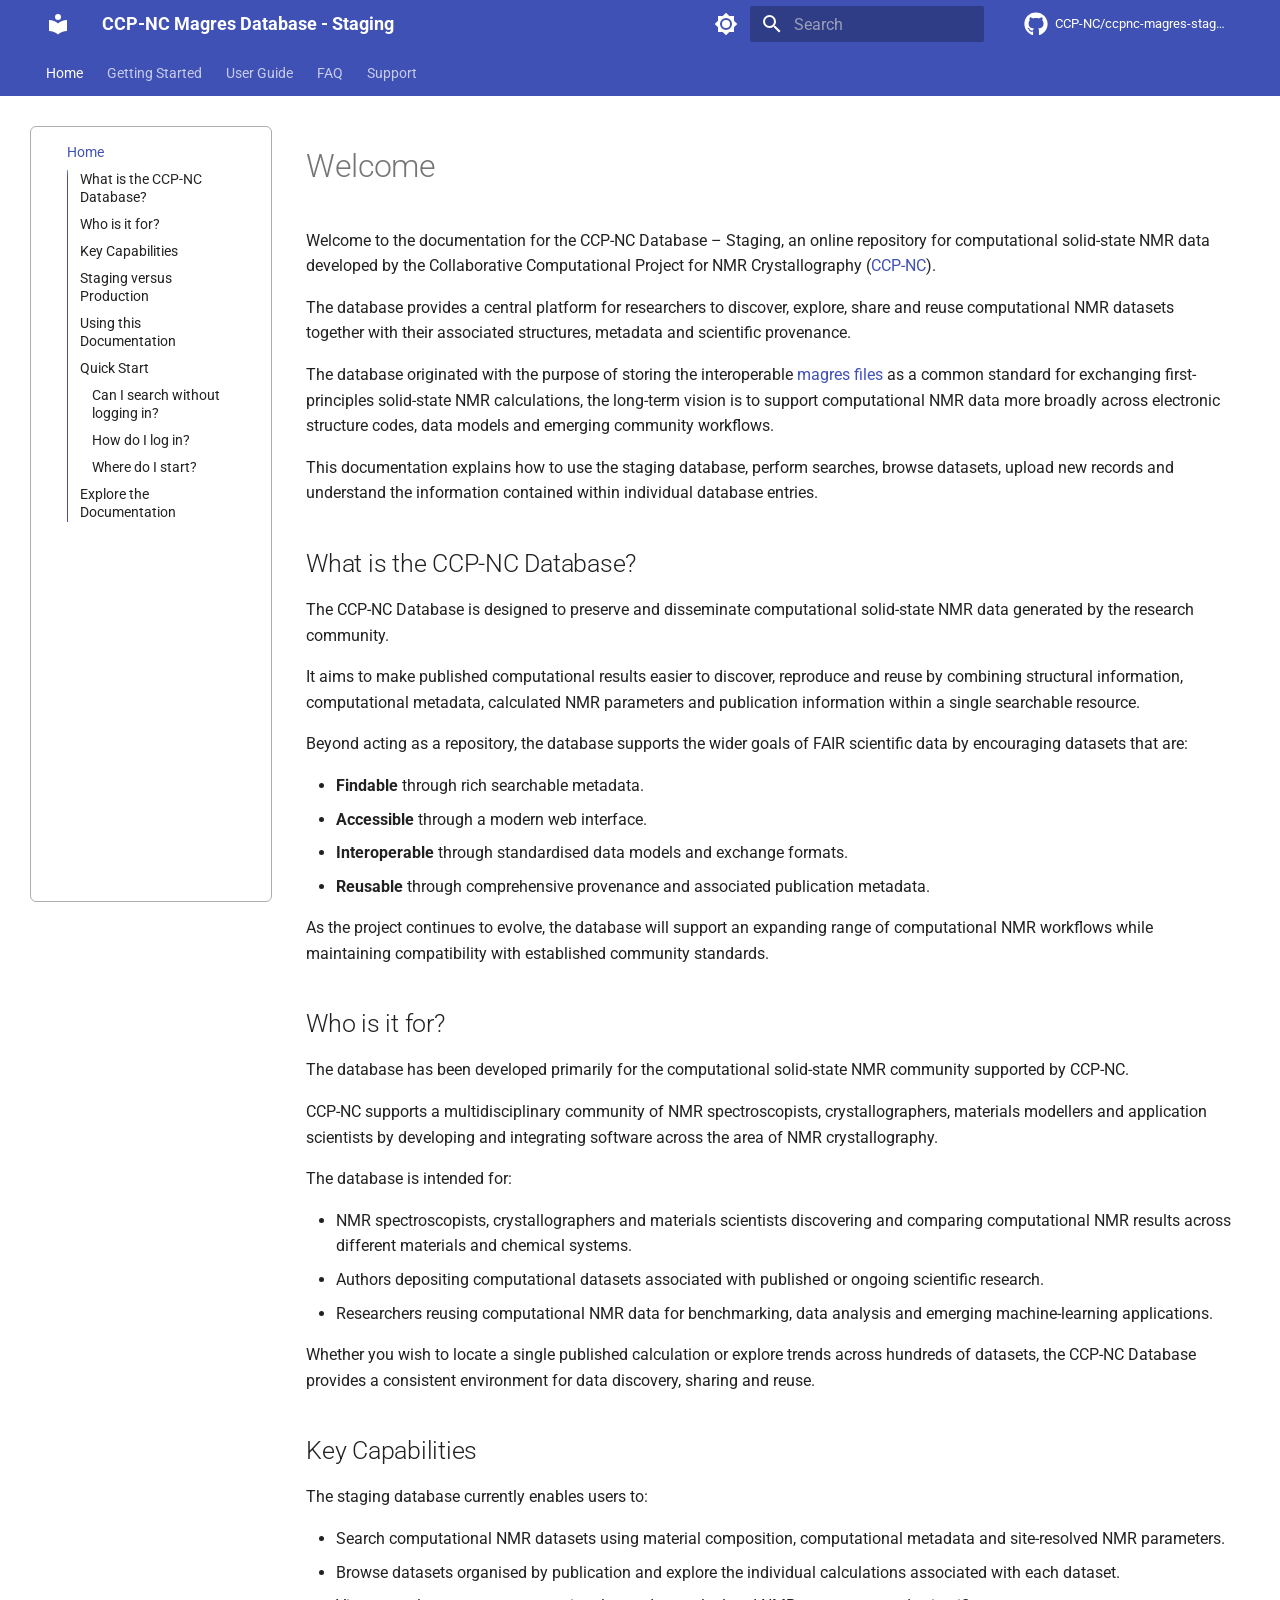
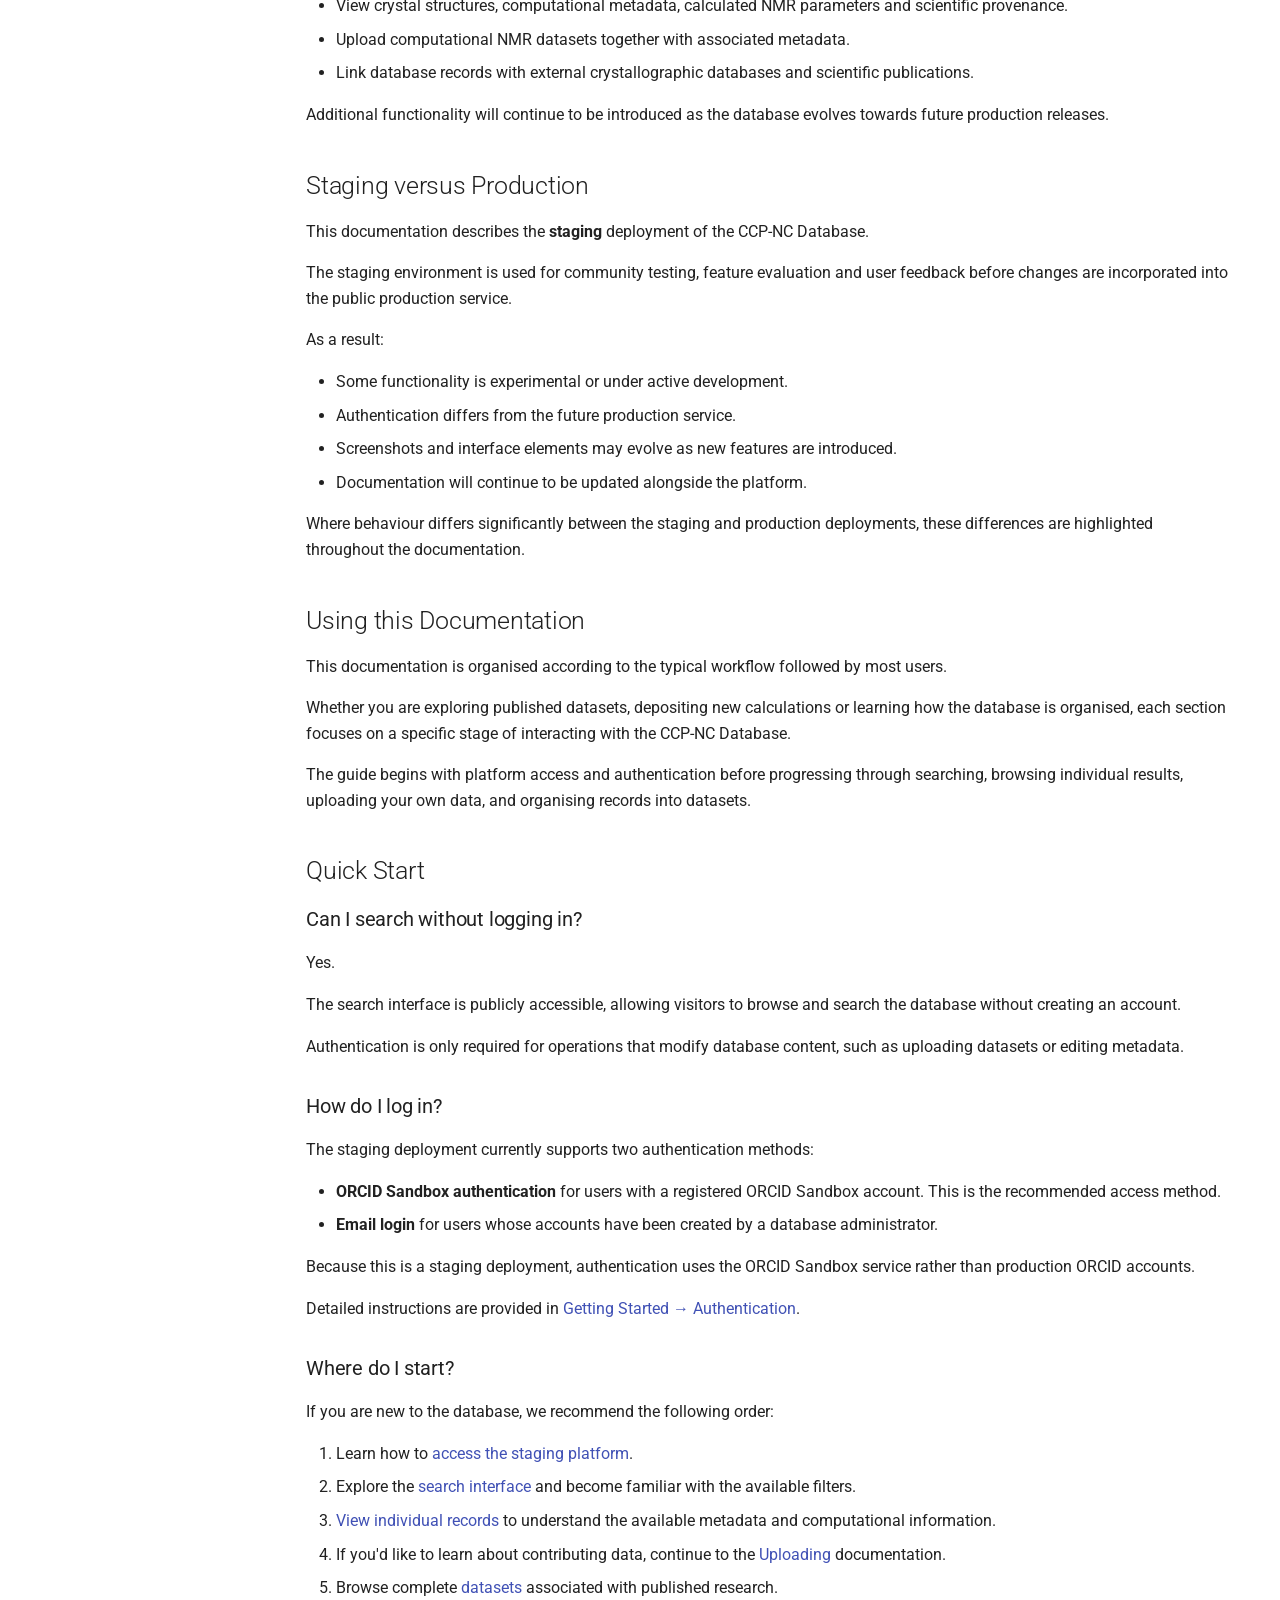
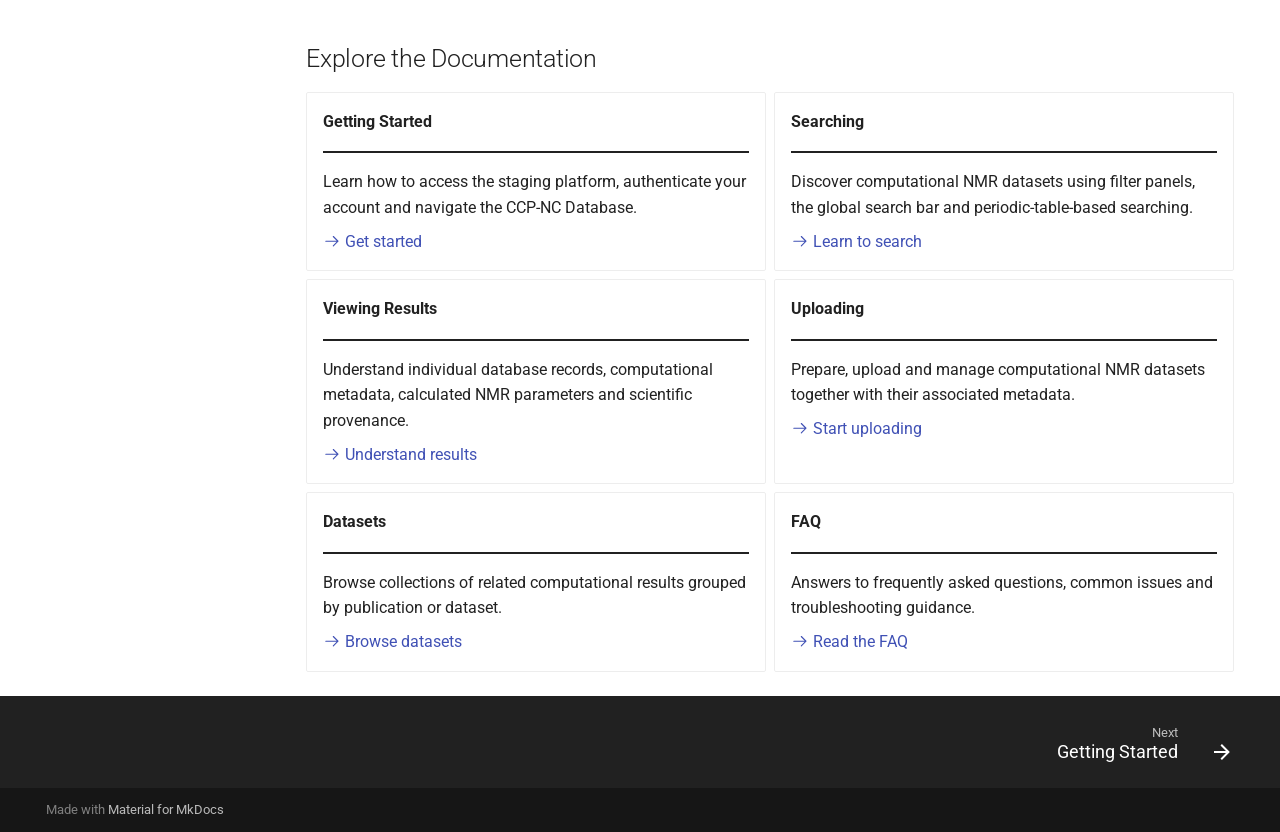
<file: index.html>
<!doctype html>
<html lang="en" class="no-js">
  <head>
    
      <meta charset="utf-8">
      <meta name="viewport" content="width=device-width,initial-scale=1">
      
        <meta name="description" content="User documentation for the CCP-NC Magres Database staging deployment (NOMAD Oasis)">
      
      
      
        <link rel="canonical" href="https://ccp-nc.github.io/ccpnc-magres-staging-docs/">
      
      
      
        <link rel="next" href="getting-started/">
      
      
        
      
      
      <link rel="icon" href="assets/images/favicon.png">
      <meta name="generator" content="mkdocs-1.6.1, mkdocs-material-9.7.7">
    
    
      
        <title>CCP-NC Magres Database - Staging</title>
      
    
    
      <link rel="stylesheet" href="assets/stylesheets/main.ec1eaa64.min.css">
      
        
        <link rel="stylesheet" href="assets/stylesheets/palette.ab4e12ef.min.css">
      
      


    
    
      
    
    
      
        
        
        <link rel="preconnect" href="https://fonts.gstatic.com" crossorigin>
        <link rel="stylesheet" href="https://fonts.googleapis.com/css?family=Roboto:300,300i,400,400i,700,700i%7CRoboto+Mono:400,400i,700,700i&display=fallback">
        <style>:root{--md-text-font:"Roboto";--md-code-font:"Roboto Mono"}</style>
      
    
    
      <link rel="stylesheet" href="assets/stylesheets/extra.css">
    
    <script>__md_scope=new URL(".",location),__md_hash=e=>[...e].reduce(((e,_)=>(e<<5)-e+_.charCodeAt(0)),0),__md_get=(e,_=localStorage,t=__md_scope)=>JSON.parse(_.getItem(t.pathname+"."+e)),__md_set=(e,_,t=localStorage,a=__md_scope)=>{try{t.setItem(a.pathname+"."+e,JSON.stringify(_))}catch(e){}}</script>
    
      

    
    
  </head>
  
  
    
    
      
    
    
    
    
    <body dir="ltr" data-md-color-scheme="default" data-md-color-primary="indigo" data-md-color-accent="indigo">
  
    
    <input class="md-toggle" data-md-toggle="drawer" type="checkbox" id="__drawer" autocomplete="off">
    <input class="md-toggle" data-md-toggle="search" type="checkbox" id="__search" autocomplete="off">
    <label class="md-overlay" for="__drawer"></label>
    <div data-md-component="skip">
      
        
        <a href="#welcome" class="md-skip">
          Skip to content
        </a>
      
    </div>
    <div data-md-component="announce">
      
    </div>
    
    
      

<header class="md-header" data-md-component="header">
  <nav class="md-header__inner md-grid" aria-label="Header">
    <a href="." title="CCP-NC Magres Database - Staging" class="md-header__button md-logo" aria-label="CCP-NC Magres Database - Staging" data-md-component="logo">
      
  
  <svg xmlns="http://www.w3.org/2000/svg" viewBox="0 0 24 24"><path d="M12 8a3 3 0 0 0 3-3 3 3 0 0 0-3-3 3 3 0 0 0-3 3 3 3 0 0 0 3 3m0 3.54C9.64 9.35 6.5 8 3 8v11c3.5 0 6.64 1.35 9 3.54 2.36-2.19 5.5-3.54 9-3.54V8c-3.5 0-6.64 1.35-9 3.54"/></svg>

    </a>
    <label class="md-header__button md-icon" for="__drawer">
      
      <svg xmlns="http://www.w3.org/2000/svg" viewBox="0 0 24 24"><path d="M3 6h18v2H3zm0 5h18v2H3zm0 5h18v2H3z"/></svg>
    </label>
    <div class="md-header__title" data-md-component="header-title">
      <div class="md-header__ellipsis">
        <div class="md-header__topic">
          <span class="md-ellipsis">
            CCP-NC Magres Database - Staging
          </span>
        </div>
        <div class="md-header__topic" data-md-component="header-topic">
          <span class="md-ellipsis">
            
              Home
            
          </span>
        </div>
      </div>
    </div>
    
      
        <form class="md-header__option" data-md-component="palette">
  
    
    
    
    <input class="md-option" data-md-color-media="(prefers-color-scheme: light)" data-md-color-scheme="default" data-md-color-primary="indigo" data-md-color-accent="indigo"  aria-label="Switch to dark mode"  type="radio" name="__palette" id="__palette_0">
    
      <label class="md-header__button md-icon" title="Switch to dark mode" for="__palette_1" hidden>
        <svg xmlns="http://www.w3.org/2000/svg" viewBox="0 0 24 24"><path d="M12 8a4 4 0 0 0-4 4 4 4 0 0 0 4 4 4 4 0 0 0 4-4 4 4 0 0 0-4-4m0 10a6 6 0 0 1-6-6 6 6 0 0 1 6-6 6 6 0 0 1 6 6 6 6 0 0 1-6 6m8-9.31V4h-4.69L12 .69 8.69 4H4v4.69L.69 12 4 15.31V20h4.69L12 23.31 15.31 20H20v-4.69L23.31 12z"/></svg>
      </label>
    
  
    
    
    
    <input class="md-option" data-md-color-media="(prefers-color-scheme: dark)" data-md-color-scheme="slate" data-md-color-primary="indigo" data-md-color-accent="indigo"  aria-label="Switch to light mode"  type="radio" name="__palette" id="__palette_1">
    
      <label class="md-header__button md-icon" title="Switch to light mode" for="__palette_0" hidden>
        <svg xmlns="http://www.w3.org/2000/svg" viewBox="0 0 24 24"><path d="M12 18c-.89 0-1.74-.2-2.5-.55C11.56 16.5 13 14.42 13 12s-1.44-4.5-3.5-5.45C10.26 6.2 11.11 6 12 6a6 6 0 0 1 6 6 6 6 0 0 1-6 6m8-9.31V4h-4.69L12 .69 8.69 4H4v4.69L.69 12 4 15.31V20h4.69L12 23.31 15.31 20H20v-4.69L23.31 12z"/></svg>
      </label>
    
  
</form>
      
    
    
      <script>var palette=__md_get("__palette");if(palette&&palette.color){if("(prefers-color-scheme)"===palette.color.media){var media=matchMedia("(prefers-color-scheme: light)"),input=document.querySelector(media.matches?"[data-md-color-media='(prefers-color-scheme: light)']":"[data-md-color-media='(prefers-color-scheme: dark)']");palette.color.media=input.getAttribute("data-md-color-media"),palette.color.scheme=input.getAttribute("data-md-color-scheme"),palette.color.primary=input.getAttribute("data-md-color-primary"),palette.color.accent=input.getAttribute("data-md-color-accent")}for(var[key,value]of Object.entries(palette.color))document.body.setAttribute("data-md-color-"+key,value)}</script>
    
    
    
      
      
        <label class="md-header__button md-icon" for="__search">
          
          <svg xmlns="http://www.w3.org/2000/svg" viewBox="0 0 24 24"><path d="M9.5 3A6.5 6.5 0 0 1 16 9.5c0 1.61-.59 3.09-1.56 4.23l.27.27h.79l5 5-1.5 1.5-5-5v-.79l-.27-.27A6.52 6.52 0 0 1 9.5 16 6.5 6.5 0 0 1 3 9.5 6.5 6.5 0 0 1 9.5 3m0 2C7 5 5 7 5 9.5S7 14 9.5 14 14 12 14 9.5 12 5 9.5 5"/></svg>
        </label>
        <div class="md-search" data-md-component="search" role="dialog">
  <label class="md-search__overlay" for="__search"></label>
  <div class="md-search__inner" role="search">
    <form class="md-search__form" name="search">
      <input type="text" class="md-search__input" name="query" aria-label="Search" placeholder="Search" autocapitalize="off" autocorrect="off" autocomplete="off" spellcheck="false" data-md-component="search-query" required>
      <label class="md-search__icon md-icon" for="__search">
        
        <svg xmlns="http://www.w3.org/2000/svg" viewBox="0 0 24 24"><path d="M9.5 3A6.5 6.5 0 0 1 16 9.5c0 1.61-.59 3.09-1.56 4.23l.27.27h.79l5 5-1.5 1.5-5-5v-.79l-.27-.27A6.52 6.52 0 0 1 9.5 16 6.5 6.5 0 0 1 3 9.5 6.5 6.5 0 0 1 9.5 3m0 2C7 5 5 7 5 9.5S7 14 9.5 14 14 12 14 9.5 12 5 9.5 5"/></svg>
        
        <svg xmlns="http://www.w3.org/2000/svg" viewBox="0 0 24 24"><path d="M20 11v2H8l5.5 5.5-1.42 1.42L4.16 12l7.92-7.92L13.5 5.5 8 11z"/></svg>
      </label>
      <nav class="md-search__options" aria-label="Search">
        
        <button type="reset" class="md-search__icon md-icon" title="Clear" aria-label="Clear" tabindex="-1">
          
          <svg xmlns="http://www.w3.org/2000/svg" viewBox="0 0 24 24"><path d="M19 6.41 17.59 5 12 10.59 6.41 5 5 6.41 10.59 12 5 17.59 6.41 19 12 13.41 17.59 19 19 17.59 13.41 12z"/></svg>
        </button>
      </nav>
      
        <div class="md-search__suggest" data-md-component="search-suggest"></div>
      
    </form>
    <div class="md-search__output">
      <div class="md-search__scrollwrap" tabindex="0" data-md-scrollfix>
        <div class="md-search-result" data-md-component="search-result">
          <div class="md-search-result__meta">
            Initializing search
          </div>
          <ol class="md-search-result__list" role="presentation"></ol>
        </div>
      </div>
    </div>
  </div>
</div>
      
    
    
      <div class="md-header__source">
        <a href="https://github.com/CCP-NC/ccpnc-magres-staging-docs" title="Go to repository" class="md-source" data-md-component="source">
  <div class="md-source__icon md-icon">
    
    <svg xmlns="http://www.w3.org/2000/svg" viewBox="0 0 512 512"><!--! Font Awesome Free 7.1.0 by @fontawesome - https://fontawesome.com License - https://fontawesome.com/license/free (Icons: CC BY 4.0, Fonts: SIL OFL 1.1, Code: MIT License) Copyright 2025 Fonticons, Inc.--><path d="M173.9 397.4c0 2-2.3 3.6-5.2 3.6-3.3.3-5.6-1.3-5.6-3.6 0-2 2.3-3.6 5.2-3.6 3-.3 5.6 1.3 5.6 3.6m-31.1-4.5c-.7 2 1.3 4.3 4.3 4.9 2.6 1 5.6 0 6.2-2s-1.3-4.3-4.3-5.2c-2.6-.7-5.5.3-6.2 2.3m44.2-1.7c-2.9.7-4.9 2.6-4.6 4.9.3 2 2.9 3.3 5.9 2.6 2.9-.7 4.9-2.6 4.6-4.6-.3-1.9-3-3.2-5.9-2.9M252.8 8C114.1 8 8 113.3 8 252c0 110.9 69.8 205.8 169.5 239.2 12.8 2.3 17.3-5.6 17.3-12.1 0-6.2-.3-40.4-.3-61.4 0 0-70 15-84.7-29.8 0 0-11.4-29.1-27.8-36.6 0 0-22.9-15.7 1.6-15.4 0 0 24.9 2 38.6 25.8 21.9 38.6 58.6 27.5 72.9 20.9 2.3-16 8.8-27.1 16-33.7-55.9-6.2-112.3-14.3-112.3-110.5 0-27.5 7.6-41.3 23.6-58.9-2.6-6.5-11.1-33.3 2.6-67.9 20.9-6.5 69 27 69 27 20-5.6 41.5-8.5 62.8-8.5s42.8 2.9 62.8 8.5c0 0 48.1-33.6 69-27 13.7 34.7 5.2 61.4 2.6 67.9 16 17.7 25.8 31.5 25.8 58.9 0 96.5-58.9 104.2-114.8 110.5 9.2 7.9 17 22.9 17 46.4 0 33.7-.3 75.4-.3 83.6 0 6.5 4.6 14.4 17.3 12.1C436.2 457.8 504 362.9 504 252 504 113.3 391.5 8 252.8 8M105.2 352.9c-1.3 1-1 3.3.7 5.2 1.6 1.6 3.9 2.3 5.2 1 1.3-1 1-3.3-.7-5.2-1.6-1.6-3.9-2.3-5.2-1m-10.8-8.1c-.7 1.3.3 2.9 2.3 3.9 1.6 1 3.6.7 4.3-.7.7-1.3-.3-2.9-2.3-3.9-2-.6-3.6-.3-4.3.7m32.4 35.6c-1.6 1.3-1 4.3 1.3 6.2 2.3 2.3 5.2 2.6 6.5 1 1.3-1.3.7-4.3-1.3-6.2-2.2-2.3-5.2-2.6-6.5-1m-11.4-14.7c-1.6 1-1.6 3.6 0 5.9s4.3 3.3 5.6 2.3c1.6-1.3 1.6-3.9 0-6.2-1.4-2.3-4-3.3-5.6-2"/></svg>
  </div>
  <div class="md-source__repository">
    CCP-NC/ccpnc-magres-staging-docs
  </div>
</a>
      </div>
    
  </nav>
  
</header>
    
    <div class="md-container" data-md-component="container">
      
      
        
          
            
<nav class="md-tabs" aria-label="Tabs" data-md-component="tabs">
  <div class="md-grid">
    <ul class="md-tabs__list">
      
        
  
  
  
    
  
  
    <li class="md-tabs__item md-tabs__item--active">
      <a href="." class="md-tabs__link">
        
  
  
    
  
  Home

      </a>
    </li>
  

      
        
  
  
  
  
    <li class="md-tabs__item">
      <a href="getting-started/" class="md-tabs__link">
        
  
  
    
  
  Getting Started

      </a>
    </li>
  

      
        
  
  
  
  
    
    
      <li class="md-tabs__item">
        <a href="user-guide/search/" class="md-tabs__link">
          
  
  
  User Guide

        </a>
      </li>
    
  

      
        
  
  
  
  
    <li class="md-tabs__item">
      <a href="reference/faq/" class="md-tabs__link">
        
  
  
    
  
  FAQ

      </a>
    </li>
  

      
        
  
  
  
  
    <li class="md-tabs__item">
      <a href="reference/support/" class="md-tabs__link">
        
  
  
    
  
  Support

      </a>
    </li>
  

      
    </ul>
  </div>
</nav>
          
        
      
      <main class="md-main" data-md-component="main">
        <div class="md-main__inner md-grid">
          
            
              
              <div class="md-sidebar md-sidebar--primary" data-md-component="sidebar" data-md-type="navigation" >
                <div class="md-sidebar__scrollwrap">
                  <div class="md-sidebar__inner">
                    


  


  

<nav class="md-nav md-nav--primary md-nav--lifted md-nav--integrated" aria-label="Navigation" data-md-level="0">
  <label class="md-nav__title" for="__drawer">
    <a href="." title="CCP-NC Magres Database - Staging" class="md-nav__button md-logo" aria-label="CCP-NC Magres Database - Staging" data-md-component="logo">
      
  
  <svg xmlns="http://www.w3.org/2000/svg" viewBox="0 0 24 24"><path d="M12 8a3 3 0 0 0 3-3 3 3 0 0 0-3-3 3 3 0 0 0-3 3 3 3 0 0 0 3 3m0 3.54C9.64 9.35 6.5 8 3 8v11c3.5 0 6.64 1.35 9 3.54 2.36-2.19 5.5-3.54 9-3.54V8c-3.5 0-6.64 1.35-9 3.54"/></svg>

    </a>
    CCP-NC Magres Database - Staging
  </label>
  
    <div class="md-nav__source">
      <a href="https://github.com/CCP-NC/ccpnc-magres-staging-docs" title="Go to repository" class="md-source" data-md-component="source">
  <div class="md-source__icon md-icon">
    
    <svg xmlns="http://www.w3.org/2000/svg" viewBox="0 0 512 512"><!--! Font Awesome Free 7.1.0 by @fontawesome - https://fontawesome.com License - https://fontawesome.com/license/free (Icons: CC BY 4.0, Fonts: SIL OFL 1.1, Code: MIT License) Copyright 2025 Fonticons, Inc.--><path d="M173.9 397.4c0 2-2.3 3.6-5.2 3.6-3.3.3-5.6-1.3-5.6-3.6 0-2 2.3-3.6 5.2-3.6 3-.3 5.6 1.3 5.6 3.6m-31.1-4.5c-.7 2 1.3 4.3 4.3 4.9 2.6 1 5.6 0 6.2-2s-1.3-4.3-4.3-5.2c-2.6-.7-5.5.3-6.2 2.3m44.2-1.7c-2.9.7-4.9 2.6-4.6 4.9.3 2 2.9 3.3 5.9 2.6 2.9-.7 4.9-2.6 4.6-4.6-.3-1.9-3-3.2-5.9-2.9M252.8 8C114.1 8 8 113.3 8 252c0 110.9 69.8 205.8 169.5 239.2 12.8 2.3 17.3-5.6 17.3-12.1 0-6.2-.3-40.4-.3-61.4 0 0-70 15-84.7-29.8 0 0-11.4-29.1-27.8-36.6 0 0-22.9-15.7 1.6-15.4 0 0 24.9 2 38.6 25.8 21.9 38.6 58.6 27.5 72.9 20.9 2.3-16 8.8-27.1 16-33.7-55.9-6.2-112.3-14.3-112.3-110.5 0-27.5 7.6-41.3 23.6-58.9-2.6-6.5-11.1-33.3 2.6-67.9 20.9-6.5 69 27 69 27 20-5.6 41.5-8.5 62.8-8.5s42.8 2.9 62.8 8.5c0 0 48.1-33.6 69-27 13.7 34.7 5.2 61.4 2.6 67.9 16 17.7 25.8 31.5 25.8 58.9 0 96.5-58.9 104.2-114.8 110.5 9.2 7.9 17 22.9 17 46.4 0 33.7-.3 75.4-.3 83.6 0 6.5 4.6 14.4 17.3 12.1C436.2 457.8 504 362.9 504 252 504 113.3 391.5 8 252.8 8M105.2 352.9c-1.3 1-1 3.3.7 5.2 1.6 1.6 3.9 2.3 5.2 1 1.3-1 1-3.3-.7-5.2-1.6-1.6-3.9-2.3-5.2-1m-10.8-8.1c-.7 1.3.3 2.9 2.3 3.9 1.6 1 3.6.7 4.3-.7.7-1.3-.3-2.9-2.3-3.9-2-.6-3.6-.3-4.3.7m32.4 35.6c-1.6 1.3-1 4.3 1.3 6.2 2.3 2.3 5.2 2.6 6.5 1 1.3-1.3.7-4.3-1.3-6.2-2.2-2.3-5.2-2.6-6.5-1m-11.4-14.7c-1.6 1-1.6 3.6 0 5.9s4.3 3.3 5.6 2.3c1.6-1.3 1.6-3.9 0-6.2-1.4-2.3-4-3.3-5.6-2"/></svg>
  </div>
  <div class="md-source__repository">
    CCP-NC/ccpnc-magres-staging-docs
  </div>
</a>
    </div>
  
  <ul class="md-nav__list" data-md-scrollfix>
    
      
      
  
  
    
  
  
  
    <li class="md-nav__item md-nav__item--active">
      
      <input class="md-nav__toggle md-toggle" type="checkbox" id="__toc">
      
      
        
      
      
        <label class="md-nav__link md-nav__link--active" for="__toc">
          
  
  
  <span class="md-ellipsis">
    
  
    Home
  

    
  </span>
  
  

          <span class="md-nav__icon md-icon"></span>
        </label>
      
      <a href="." class="md-nav__link md-nav__link--active">
        
  
  
  <span class="md-ellipsis">
    
  
    Home
  

    
  </span>
  
  

      </a>
      
        

<nav class="md-nav md-nav--secondary" aria-label="Table of contents">
  
  
  
    
  
  
    <label class="md-nav__title" for="__toc">
      <span class="md-nav__icon md-icon"></span>
      Table of contents
    </label>
    <ul class="md-nav__list" data-md-component="toc" data-md-scrollfix>
      
        <li class="md-nav__item">
  <a href="#what-is-the-ccp-nc-database" class="md-nav__link">
    <span class="md-ellipsis">
      
        What is the CCP-NC Database?
      
    </span>
  </a>
  
</li>
      
        <li class="md-nav__item">
  <a href="#who-is-it-for" class="md-nav__link">
    <span class="md-ellipsis">
      
        Who is it for?
      
    </span>
  </a>
  
</li>
      
        <li class="md-nav__item">
  <a href="#key-capabilities" class="md-nav__link">
    <span class="md-ellipsis">
      
        Key Capabilities
      
    </span>
  </a>
  
</li>
      
        <li class="md-nav__item">
  <a href="#staging-versus-production" class="md-nav__link">
    <span class="md-ellipsis">
      
        Staging versus Production
      
    </span>
  </a>
  
</li>
      
        <li class="md-nav__item">
  <a href="#using-this-documentation" class="md-nav__link">
    <span class="md-ellipsis">
      
        Using this Documentation
      
    </span>
  </a>
  
</li>
      
        <li class="md-nav__item">
  <a href="#quick-start" class="md-nav__link">
    <span class="md-ellipsis">
      
        Quick Start
      
    </span>
  </a>
  
    <nav class="md-nav" aria-label="Quick Start">
      <ul class="md-nav__list">
        
          <li class="md-nav__item">
  <a href="#can-i-search-without-logging-in" class="md-nav__link">
    <span class="md-ellipsis">
      
        Can I search without logging in?
      
    </span>
  </a>
  
</li>
        
          <li class="md-nav__item">
  <a href="#how-do-i-log-in" class="md-nav__link">
    <span class="md-ellipsis">
      
        How do I log in?
      
    </span>
  </a>
  
</li>
        
          <li class="md-nav__item">
  <a href="#where-do-i-start" class="md-nav__link">
    <span class="md-ellipsis">
      
        Where do I start?
      
    </span>
  </a>
  
</li>
        
      </ul>
    </nav>
  
</li>
      
        <li class="md-nav__item">
  <a href="#explore-the-documentation" class="md-nav__link">
    <span class="md-ellipsis">
      
        Explore the Documentation
      
    </span>
  </a>
  
</li>
      
    </ul>
  
</nav>
      
    </li>
  

    
      
      
  
  
  
  
    <li class="md-nav__item">
      <a href="getting-started/" class="md-nav__link">
        
  
  
  <span class="md-ellipsis">
    
  
    Getting Started
  

    
  </span>
  
  

      </a>
    </li>
  

    
      
      
  
  
  
  
    
    
    
    
      
      
    
    
    <li class="md-nav__item md-nav__item--nested">
      
        
        
        <input class="md-nav__toggle md-toggle " type="checkbox" id="__nav_3" >
        
          
          <label class="md-nav__link" for="__nav_3" id="__nav_3_label" tabindex="0">
            
  
  
  <span class="md-ellipsis">
    
  
    User Guide
  

    
  </span>
  
  

            <span class="md-nav__icon md-icon"></span>
          </label>
        
        <nav class="md-nav" data-md-level="1" aria-labelledby="__nav_3_label" aria-expanded="false">
          <label class="md-nav__title" for="__nav_3">
            <span class="md-nav__icon md-icon"></span>
            
  
    User Guide
  

          </label>
          <ul class="md-nav__list" data-md-scrollfix>
            
              
                
  
  
  
  
    <li class="md-nav__item">
      <a href="user-guide/search/" class="md-nav__link">
        
  
  
  <span class="md-ellipsis">
    
  
    Searching the Database
  

    
  </span>
  
  

      </a>
    </li>
  

              
            
              
                
  
  
  
  
    <li class="md-nav__item">
      <a href="user-guide/results/" class="md-nav__link">
        
  
  
  <span class="md-ellipsis">
    
  
    Viewing Results
  

    
  </span>
  
  

      </a>
    </li>
  

              
            
              
                
  
  
  
  
    <li class="md-nav__item">
      <a href="user-guide/upload/" class="md-nav__link">
        
  
  
  <span class="md-ellipsis">
    
  
    Uploading Data
  

    
  </span>
  
  

      </a>
    </li>
  

              
            
              
                
  
  
  
  
    <li class="md-nav__item">
      <a href="user-guide/datasets/" class="md-nav__link">
        
  
  
  <span class="md-ellipsis">
    
  
    Datasets
  

    
  </span>
  
  

      </a>
    </li>
  

              
            
          </ul>
        </nav>
      
    </li>
  

    
      
      
  
  
  
  
    <li class="md-nav__item">
      <a href="reference/faq/" class="md-nav__link">
        
  
  
  <span class="md-ellipsis">
    
  
    FAQ
  

    
  </span>
  
  

      </a>
    </li>
  

    
      
      
  
  
  
  
    <li class="md-nav__item">
      <a href="reference/support/" class="md-nav__link">
        
  
  
  <span class="md-ellipsis">
    
  
    Support
  

    
  </span>
  
  

      </a>
    </li>
  

    
  </ul>
</nav>
                  </div>
                </div>
              </div>
            
            
          
          
            <div class="md-content" data-md-component="content">
              
              <article class="md-content__inner md-typeset">
                
                  


  
  


<h1 id="welcome">Welcome<a class="headerlink" href="#welcome" title="Permanent link">&para;</a></h1>
<p>Welcome to the documentation for the CCP-NC Database – Staging, an online repository for computational solid-state NMR data developed by the Collaborative Computational Project for NMR Crystallography (<a href="https://www.ccpnc.ac.uk/">CCP-NC</a>).</p>
<p>The database provides a central platform for researchers to discover, explore, share and reuse computational NMR datasets together with their associated structures, metadata and scientific provenance.</p>
<p>The database originated with the purpose of storing the interoperable <a href="https://www.ccpnc.ac.uk/docs/magres/magres-format.pdf">magres files</a> as a common standard for exchanging first-principles solid-state NMR calculations, the long-term vision is to support computational NMR data more broadly across electronic structure codes, data models and emerging community workflows.</p>
<p>This documentation explains how to use the staging database, perform searches, browse datasets, upload new records and understand the information contained within individual database entries.</p>
<h2 id="what-is-the-ccp-nc-database">What is the CCP-NC Database?<a class="headerlink" href="#what-is-the-ccp-nc-database" title="Permanent link">&para;</a></h2>
<p>The CCP-NC Database is designed to preserve and disseminate computational solid-state NMR data generated by the research community.</p>
<p>It aims to make published computational results easier to discover, reproduce and reuse by combining structural information, computational metadata, calculated NMR parameters and publication information within a single searchable resource.</p>
<p>Beyond acting as a repository, the database supports the wider goals of FAIR scientific data by encouraging datasets that are:</p>
<ul>
<li><strong>Findable</strong> through rich searchable metadata.</li>
<li><strong>Accessible</strong> through a modern web interface.</li>
<li><strong>Interoperable</strong> through standardised data models and exchange formats.</li>
<li><strong>Reusable</strong> through comprehensive provenance and associated publication metadata.</li>
</ul>
<p>As the project continues to evolve, the database will support an expanding range of computational NMR workflows while maintaining compatibility with established community standards.</p>
<h2 id="who-is-it-for">Who is it for?<a class="headerlink" href="#who-is-it-for" title="Permanent link">&para;</a></h2>
<p>The database has been developed primarily for the computational solid-state NMR community supported by CCP-NC.</p>
<p>CCP-NC supports a multidisciplinary community of NMR spectroscopists, crystallographers, materials modellers and application scientists by developing and integrating software across the area of NMR crystallography.</p>
<p>The database is intended for:</p>
<ul>
<li>NMR spectroscopists, crystallographers and materials scientists discovering and comparing computational NMR results across different materials and chemical systems.</li>
<li>Authors depositing computational datasets associated with published or ongoing scientific research.</li>
<li>Researchers reusing computational NMR data for benchmarking, data analysis and emerging machine-learning applications.</li>
</ul>
<p>Whether you wish to locate a single published calculation or explore trends across hundreds of datasets, the CCP-NC Database provides a consistent environment for data discovery, sharing and reuse.</p>
<h2 id="key-capabilities">Key Capabilities<a class="headerlink" href="#key-capabilities" title="Permanent link">&para;</a></h2>
<p>The staging database currently enables users to:</p>
<ul>
<li>Search computational NMR datasets using material composition, computational metadata and site-resolved NMR parameters.</li>
<li>Browse datasets organised by publication and explore the individual calculations associated with each dataset.</li>
<li>View crystal structures, computational metadata, calculated NMR parameters and scientific provenance.</li>
<li>Upload computational NMR datasets together with associated metadata.</li>
<li>Link database records with external crystallographic databases and scientific publications.</li>
</ul>
<p>Additional functionality will continue to be introduced as the database evolves towards future production releases.</p>
<h2 id="staging-versus-production">Staging versus Production<a class="headerlink" href="#staging-versus-production" title="Permanent link">&para;</a></h2>
<p>This documentation describes the <strong>staging</strong> deployment of the CCP-NC Database.</p>
<p>The staging environment is used for community testing, feature evaluation and user feedback before changes are incorporated into the public production service.</p>
<p>As a result:</p>
<ul>
<li>Some functionality is experimental or under active development.</li>
<li>Authentication differs from the future production service.</li>
<li>Screenshots and interface elements may evolve as new features are introduced.</li>
<li>Documentation will continue to be updated alongside the platform.</li>
</ul>
<p>Where behaviour differs significantly between the staging and production deployments, these differences are highlighted throughout the documentation.</p>
<h2 id="using-this-documentation">Using this Documentation<a class="headerlink" href="#using-this-documentation" title="Permanent link">&para;</a></h2>
<p>This documentation is organised according to the typical workflow followed by most users.</p>
<p>Whether you are exploring published datasets, depositing new calculations or learning how the database is organised, each section focuses on a specific stage of interacting with the CCP-NC Database.</p>
<p>The guide begins with platform access and authentication before progressing through searching, browsing individual results, uploading your own data, and organising records into datasets.</p>
<h2 id="quick-start">Quick Start<a class="headerlink" href="#quick-start" title="Permanent link">&para;</a></h2>
<h3 id="can-i-search-without-logging-in">Can I search without logging in?<a class="headerlink" href="#can-i-search-without-logging-in" title="Permanent link">&para;</a></h3>
<p>Yes.</p>
<p>The search interface is publicly accessible, allowing visitors to browse and search the database without creating an account.</p>
<p>Authentication is only required for operations that modify database content, such as uploading datasets or editing metadata.</p>
<h3 id="how-do-i-log-in">How do I log in?<a class="headerlink" href="#how-do-i-log-in" title="Permanent link">&para;</a></h3>
<p>The staging deployment currently supports two authentication methods:</p>
<ul>
<li><strong>ORCID Sandbox authentication</strong> for users with a registered ORCID Sandbox account. This is the recommended access method.</li>
<li><strong>Email login</strong> for users whose accounts have been created by a database administrator.</li>
</ul>
<p>Because this is a staging deployment, authentication uses the ORCID Sandbox service rather than production ORCID accounts.</p>
<p>Detailed instructions are provided in <a href="getting-started/#authentication">Getting Started → Authentication</a>.</p>
<h3 id="where-do-i-start">Where do I start?<a class="headerlink" href="#where-do-i-start" title="Permanent link">&para;</a></h3>
<p>If you are new to the database, we recommend the following order:</p>
<ol>
<li>Learn how to <a href="getting-started/#accessing-the-staging-database">access the staging platform</a>.</li>
<li>Explore the <a href="user-guide/search/">search interface</a> and become familiar with the available filters.</li>
<li><a href="user-guide/results/">View individual records</a> to understand the available metadata and computational information.</li>
<li>If you'd like to learn about contributing data, continue to the <a href="user-guide/upload/">Uploading</a> documentation.</li>
<li>Browse complete <a href="user-guide/datasets/">datasets</a> associated with published research.</li>
</ol>
<h2 id="explore-the-documentation">Explore the Documentation<a class="headerlink" href="#explore-the-documentation" title="Permanent link">&para;</a></h2>
<div class="grid cards">
<ul>
<li>
<p><strong>Getting Started</strong></p>
<hr />
<p>Learn how to access the staging platform, authenticate your account and navigate the CCP-NC Database.</p>
<p><a href="getting-started/"><span class="twemoji"><svg xmlns="http://www.w3.org/2000/svg" viewBox="0 0 24 24"><path d="M13.22 19.03a.75.75 0 0 1 0-1.06L18.19 13H3.75a.75.75 0 0 1 0-1.5h14.44l-4.97-4.97a.749.749 0 0 1 .326-1.275.75.75 0 0 1 .734.215l6.25 6.25a.75.75 0 0 1 0 1.06l-6.25 6.25a.75.75 0 0 1-1.06 0"/></svg></span> Get started</a></p>
</li>
<li>
<p><strong>Searching</strong></p>
<hr />
<p>Discover computational NMR datasets using filter panels, the global search bar and periodic-table-based searching.</p>
<p><a href="user-guide/search/"><span class="twemoji"><svg xmlns="http://www.w3.org/2000/svg" viewBox="0 0 24 24"><path d="M13.22 19.03a.75.75 0 0 1 0-1.06L18.19 13H3.75a.75.75 0 0 1 0-1.5h14.44l-4.97-4.97a.749.749 0 0 1 .326-1.275.75.75 0 0 1 .734.215l6.25 6.25a.75.75 0 0 1 0 1.06l-6.25 6.25a.75.75 0 0 1-1.06 0"/></svg></span> Learn to search</a></p>
</li>
<li>
<p><strong>Viewing Results</strong></p>
<hr />
<p>Understand individual database records, computational metadata, calculated NMR parameters and scientific provenance.</p>
<p><a href="user-guide/results/"><span class="twemoji"><svg xmlns="http://www.w3.org/2000/svg" viewBox="0 0 24 24"><path d="M13.22 19.03a.75.75 0 0 1 0-1.06L18.19 13H3.75a.75.75 0 0 1 0-1.5h14.44l-4.97-4.97a.749.749 0 0 1 .326-1.275.75.75 0 0 1 .734.215l6.25 6.25a.75.75 0 0 1 0 1.06l-6.25 6.25a.75.75 0 0 1-1.06 0"/></svg></span> Understand results</a></p>
</li>
<li>
<p><strong>Uploading</strong></p>
<hr />
<p>Prepare, upload and manage computational NMR datasets together with their associated metadata.</p>
<p><a href="user-guide/upload/"><span class="twemoji"><svg xmlns="http://www.w3.org/2000/svg" viewBox="0 0 24 24"><path d="M13.22 19.03a.75.75 0 0 1 0-1.06L18.19 13H3.75a.75.75 0 0 1 0-1.5h14.44l-4.97-4.97a.749.749 0 0 1 .326-1.275.75.75 0 0 1 .734.215l6.25 6.25a.75.75 0 0 1 0 1.06l-6.25 6.25a.75.75 0 0 1-1.06 0"/></svg></span> Start uploading</a></p>
</li>
<li>
<p><strong>Datasets</strong></p>
<hr />
<p>Browse collections of related computational results grouped by publication or dataset.</p>
<p><a href="user-guide/datasets/"><span class="twemoji"><svg xmlns="http://www.w3.org/2000/svg" viewBox="0 0 24 24"><path d="M13.22 19.03a.75.75 0 0 1 0-1.06L18.19 13H3.75a.75.75 0 0 1 0-1.5h14.44l-4.97-4.97a.749.749 0 0 1 .326-1.275.75.75 0 0 1 .734.215l6.25 6.25a.75.75 0 0 1 0 1.06l-6.25 6.25a.75.75 0 0 1-1.06 0"/></svg></span> Browse datasets</a></p>
</li>
<li>
<p><strong>FAQ</strong></p>
<hr />
<p>Answers to frequently asked questions, common issues and troubleshooting guidance.</p>
<p><a href="reference/faq/"><span class="twemoji"><svg xmlns="http://www.w3.org/2000/svg" viewBox="0 0 24 24"><path d="M13.22 19.03a.75.75 0 0 1 0-1.06L18.19 13H3.75a.75.75 0 0 1 0-1.5h14.44l-4.97-4.97a.749.749 0 0 1 .326-1.275.75.75 0 0 1 .734.215l6.25 6.25a.75.75 0 0 1 0 1.06l-6.25 6.25a.75.75 0 0 1-1.06 0"/></svg></span> Read the FAQ</a></p>
</li>
</ul>
</div>












                
              </article>
            </div>
          
          
  <script>var tabs=__md_get("__tabs");if(Array.isArray(tabs))e:for(var set of document.querySelectorAll(".tabbed-set")){var labels=set.querySelector(".tabbed-labels");for(var tab of tabs)for(var label of labels.getElementsByTagName("label"))if(label.innerText.trim()===tab){var input=document.getElementById(label.htmlFor);input.checked=!0;continue e}}</script>

<script>var target=document.getElementById(location.hash.slice(1));target&&target.name&&(target.checked=target.name.startsWith("__tabbed_"))</script>
        </div>
        
          <button type="button" class="md-top md-icon" data-md-component="top" hidden>
  
  <svg xmlns="http://www.w3.org/2000/svg" viewBox="0 0 24 24"><path d="M13 20h-2V8l-5.5 5.5-1.42-1.42L12 4.16l7.92 7.92-1.42 1.42L13 8z"/></svg>
  Back to top
</button>
        
      </main>
      
        <footer class="md-footer">
  
    
      
      <nav class="md-footer__inner md-grid" aria-label="Footer" >
        
        
          
          <a href="getting-started/" class="md-footer__link md-footer__link--next" aria-label="Next: Getting Started">
            <div class="md-footer__title">
              <span class="md-footer__direction">
                Next
              </span>
              <div class="md-ellipsis">
                Getting Started
              </div>
            </div>
            <div class="md-footer__button md-icon">
              
              <svg xmlns="http://www.w3.org/2000/svg" viewBox="0 0 24 24"><path d="M4 11v2h12l-5.5 5.5 1.42 1.42L19.84 12l-7.92-7.92L10.5 5.5 16 11z"/></svg>
            </div>
          </a>
        
      </nav>
    
  
  <div class="md-footer-meta md-typeset">
    <div class="md-footer-meta__inner md-grid">
      <div class="md-copyright">
  
  
    Made with
    <a href="https://squidfunk.github.io/mkdocs-material/" target="_blank" rel="noopener">
      Material for MkDocs
    </a>
  
</div>
      
    </div>
  </div>
</footer>
      
    </div>
    <div class="md-dialog" data-md-component="dialog">
      <div class="md-dialog__inner md-typeset"></div>
    </div>
    
    
    
      
      
      <script id="__config" type="application/json">{"annotate": null, "base": ".", "features": ["navigation.tabs", "navigation.top", "navigation.footer", "search.suggest", "search.highlight", "content.code.copy", "content.tabs.link", "toc.follow", "toc.integrate"], "search": "assets/javascripts/workers/search.2c215733.min.js", "tags": null, "translations": {"clipboard.copied": "Copied to clipboard", "clipboard.copy": "Copy to clipboard", "search.result.more.one": "1 more on this page", "search.result.more.other": "# more on this page", "search.result.none": "No matching documents", "search.result.one": "1 matching document", "search.result.other": "# matching documents", "search.result.placeholder": "Type to start searching", "search.result.term.missing": "Missing", "select.version": "Select version"}, "version": null}</script>
    
    
      <script src="assets/javascripts/bundle.d7400e89.min.js"></script>
      
    
  </body>
</html>
</file>
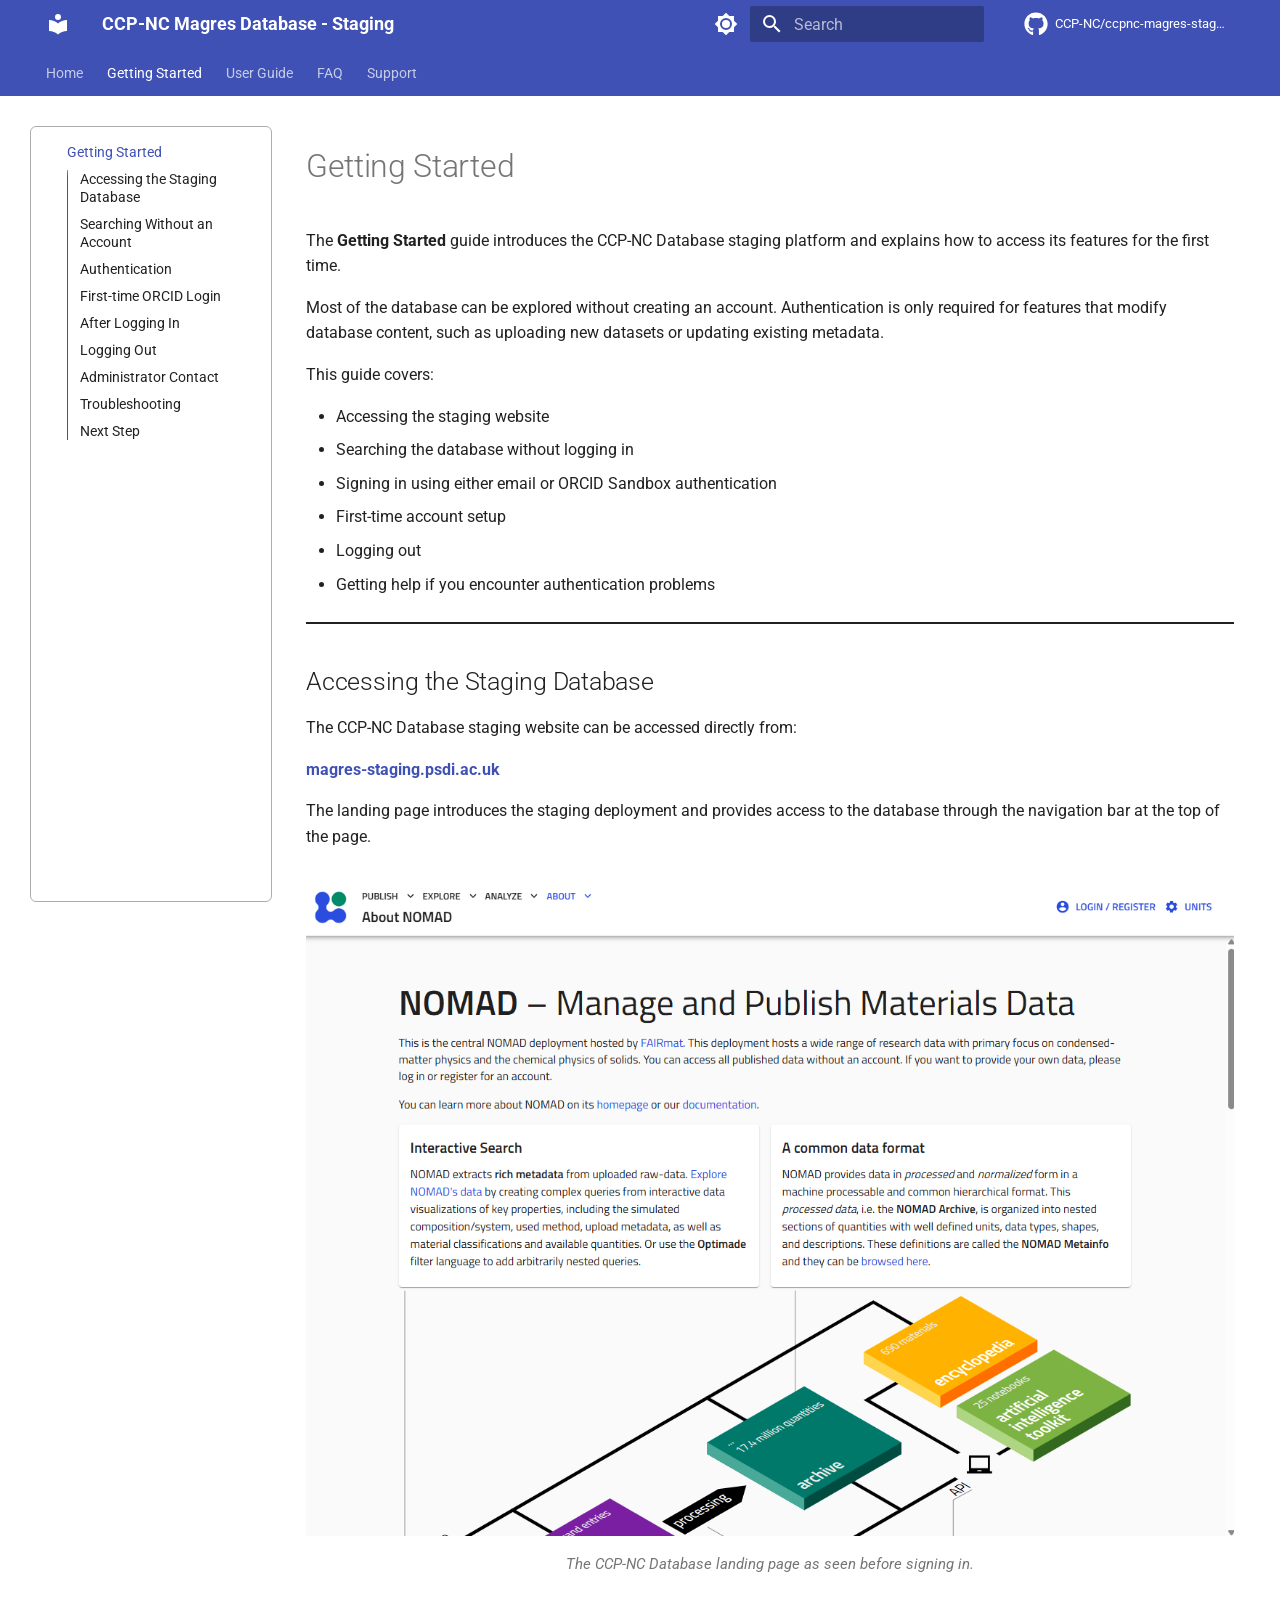
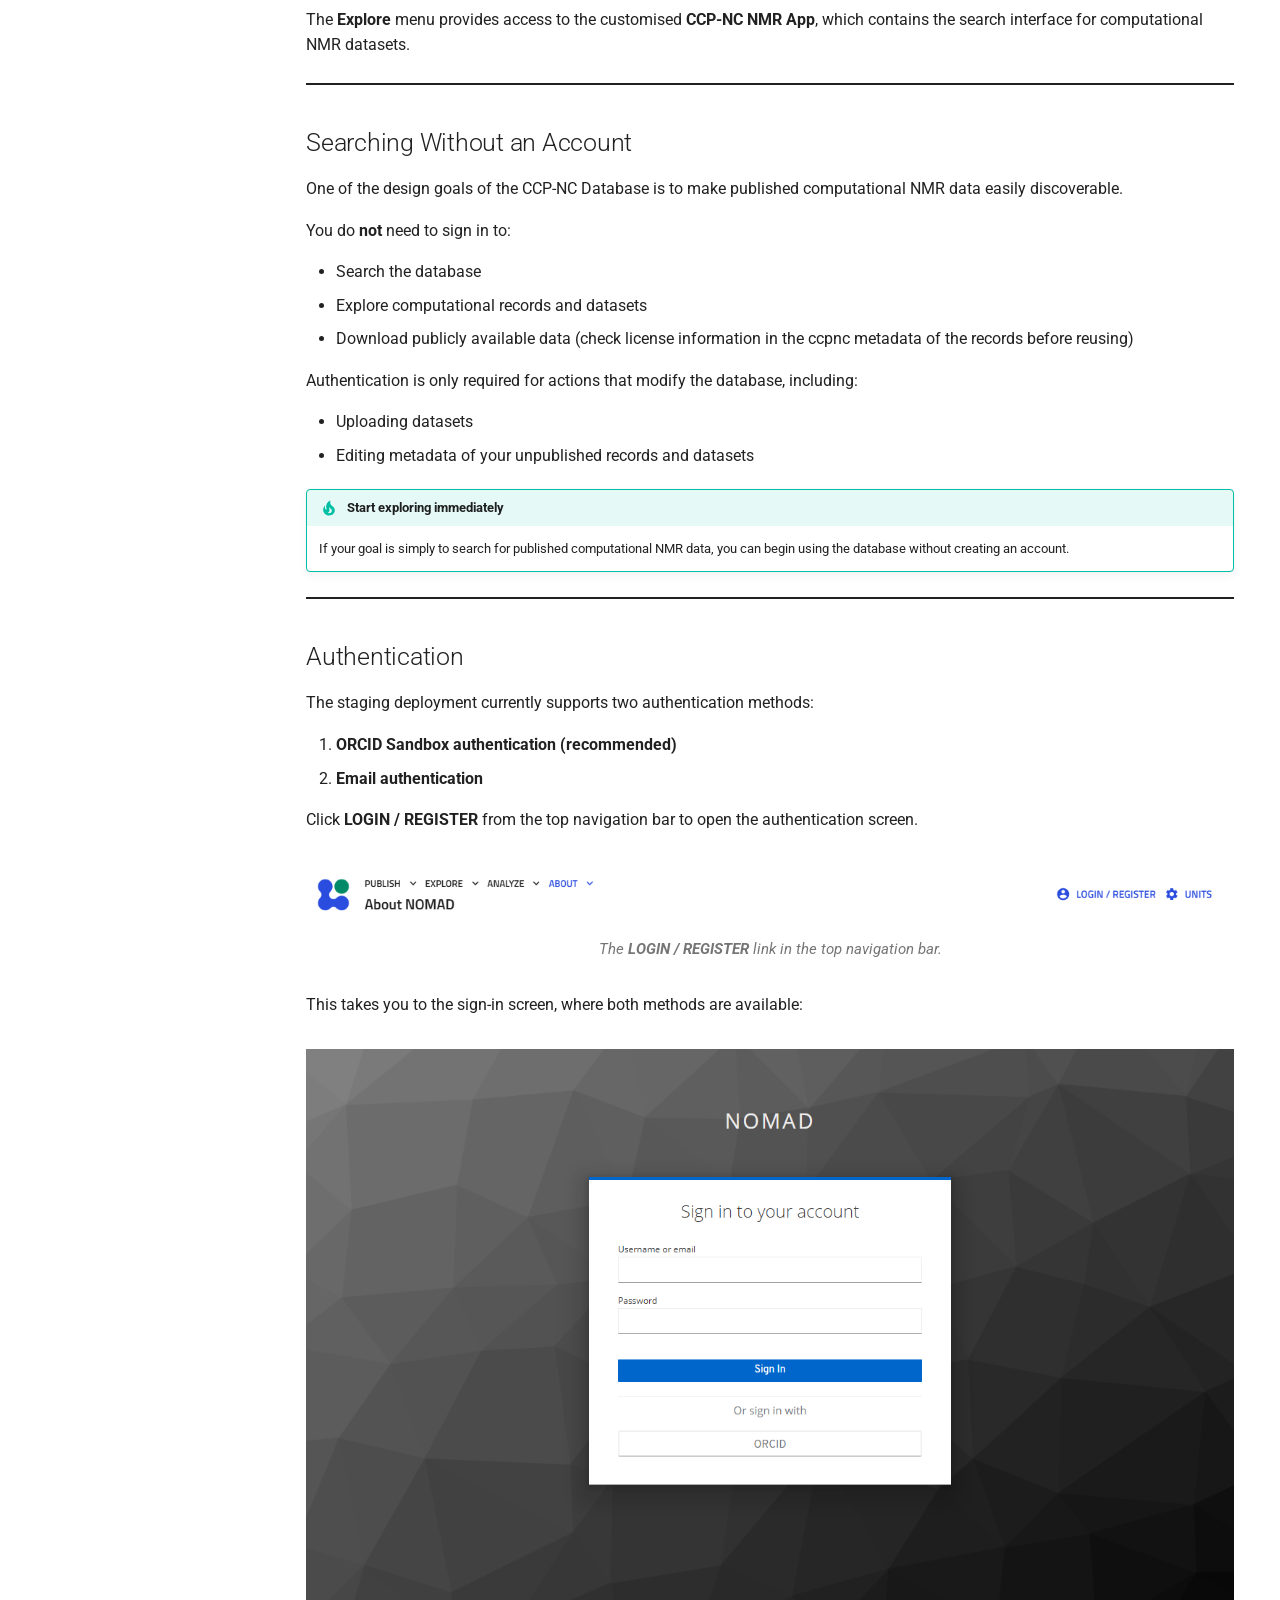
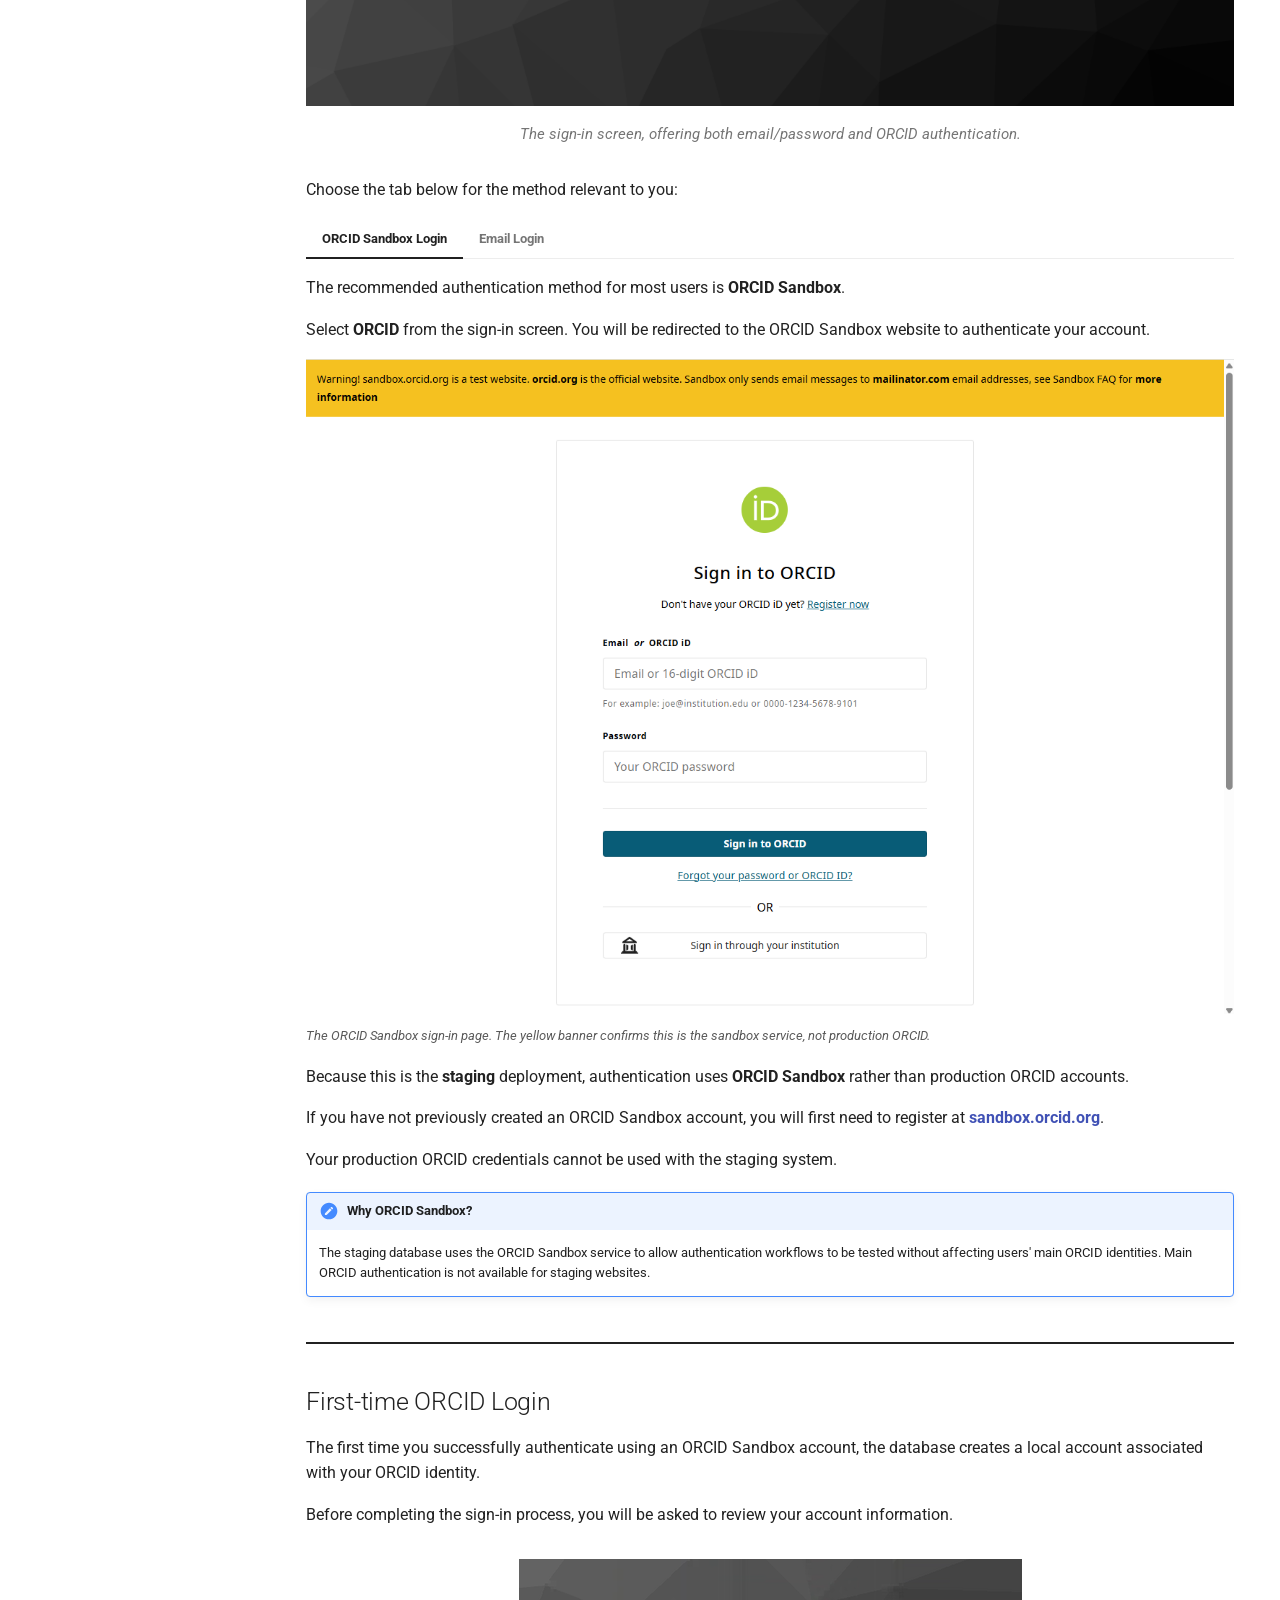
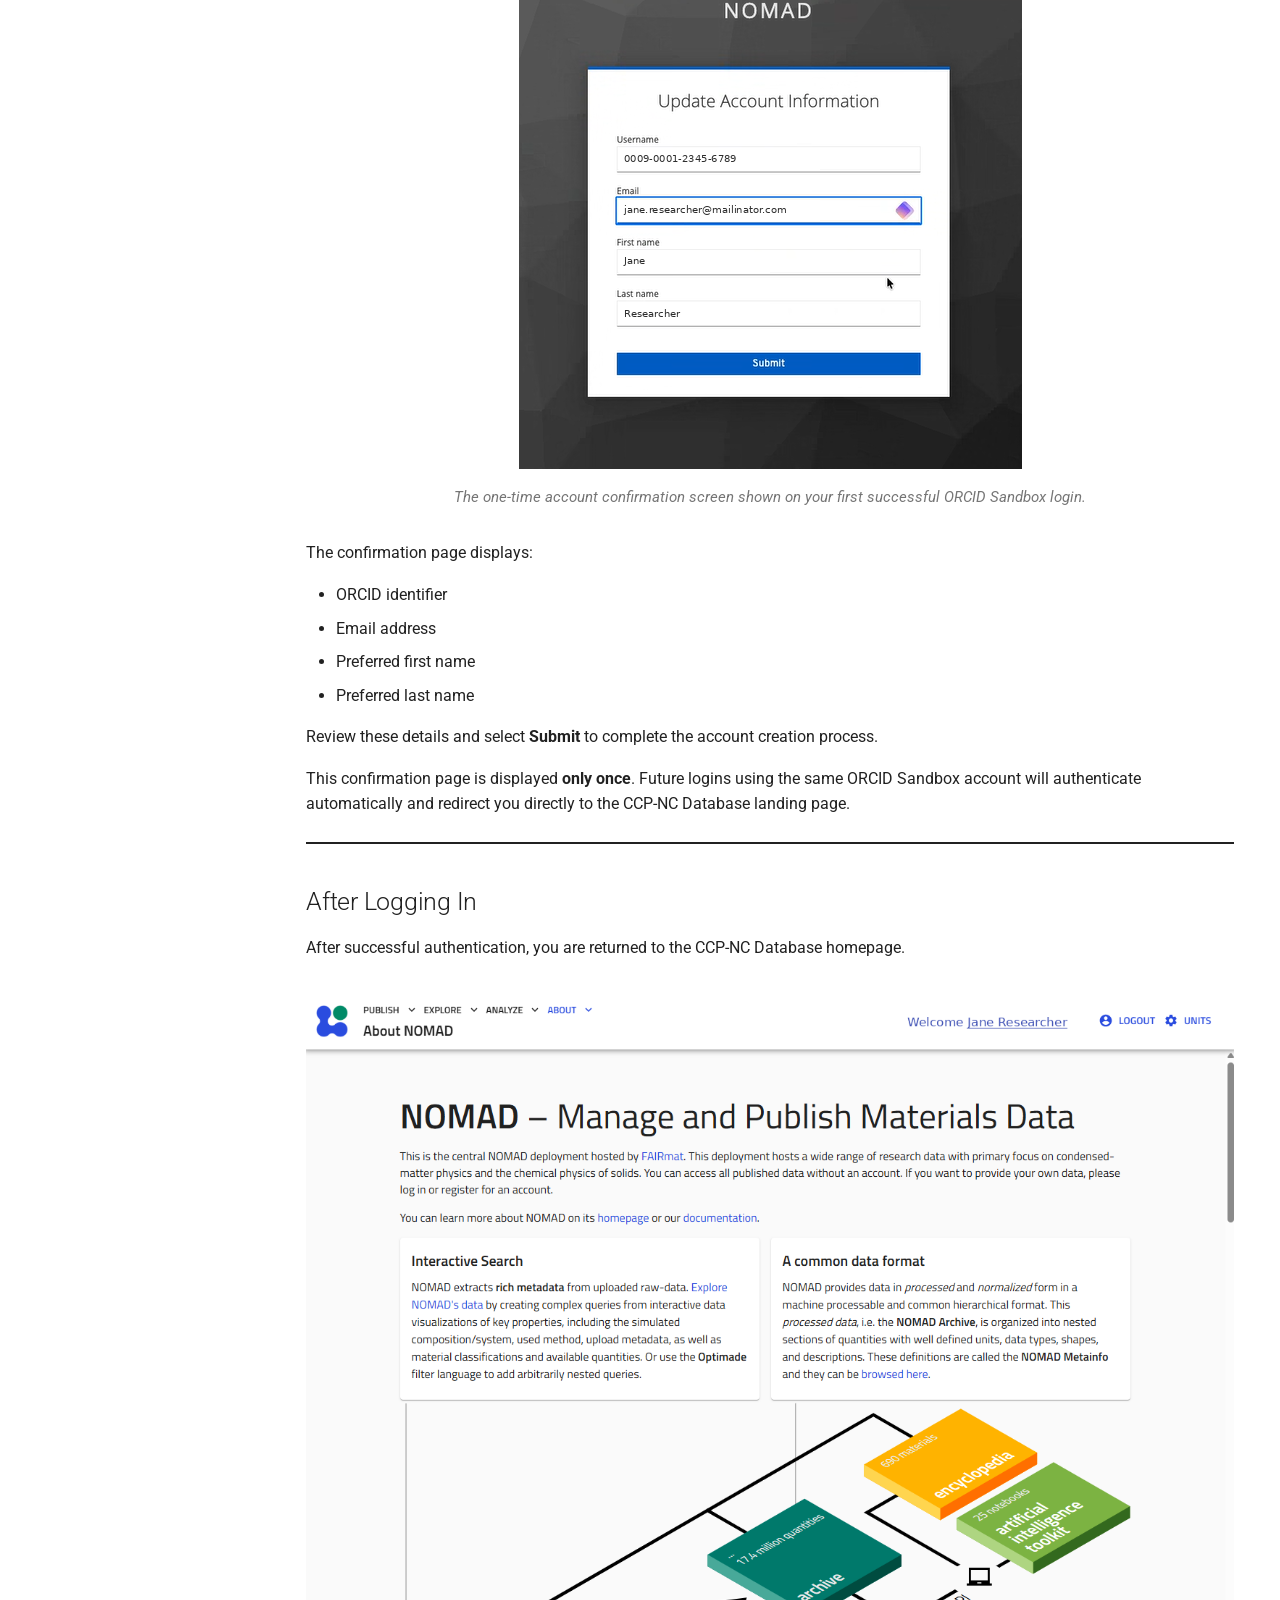
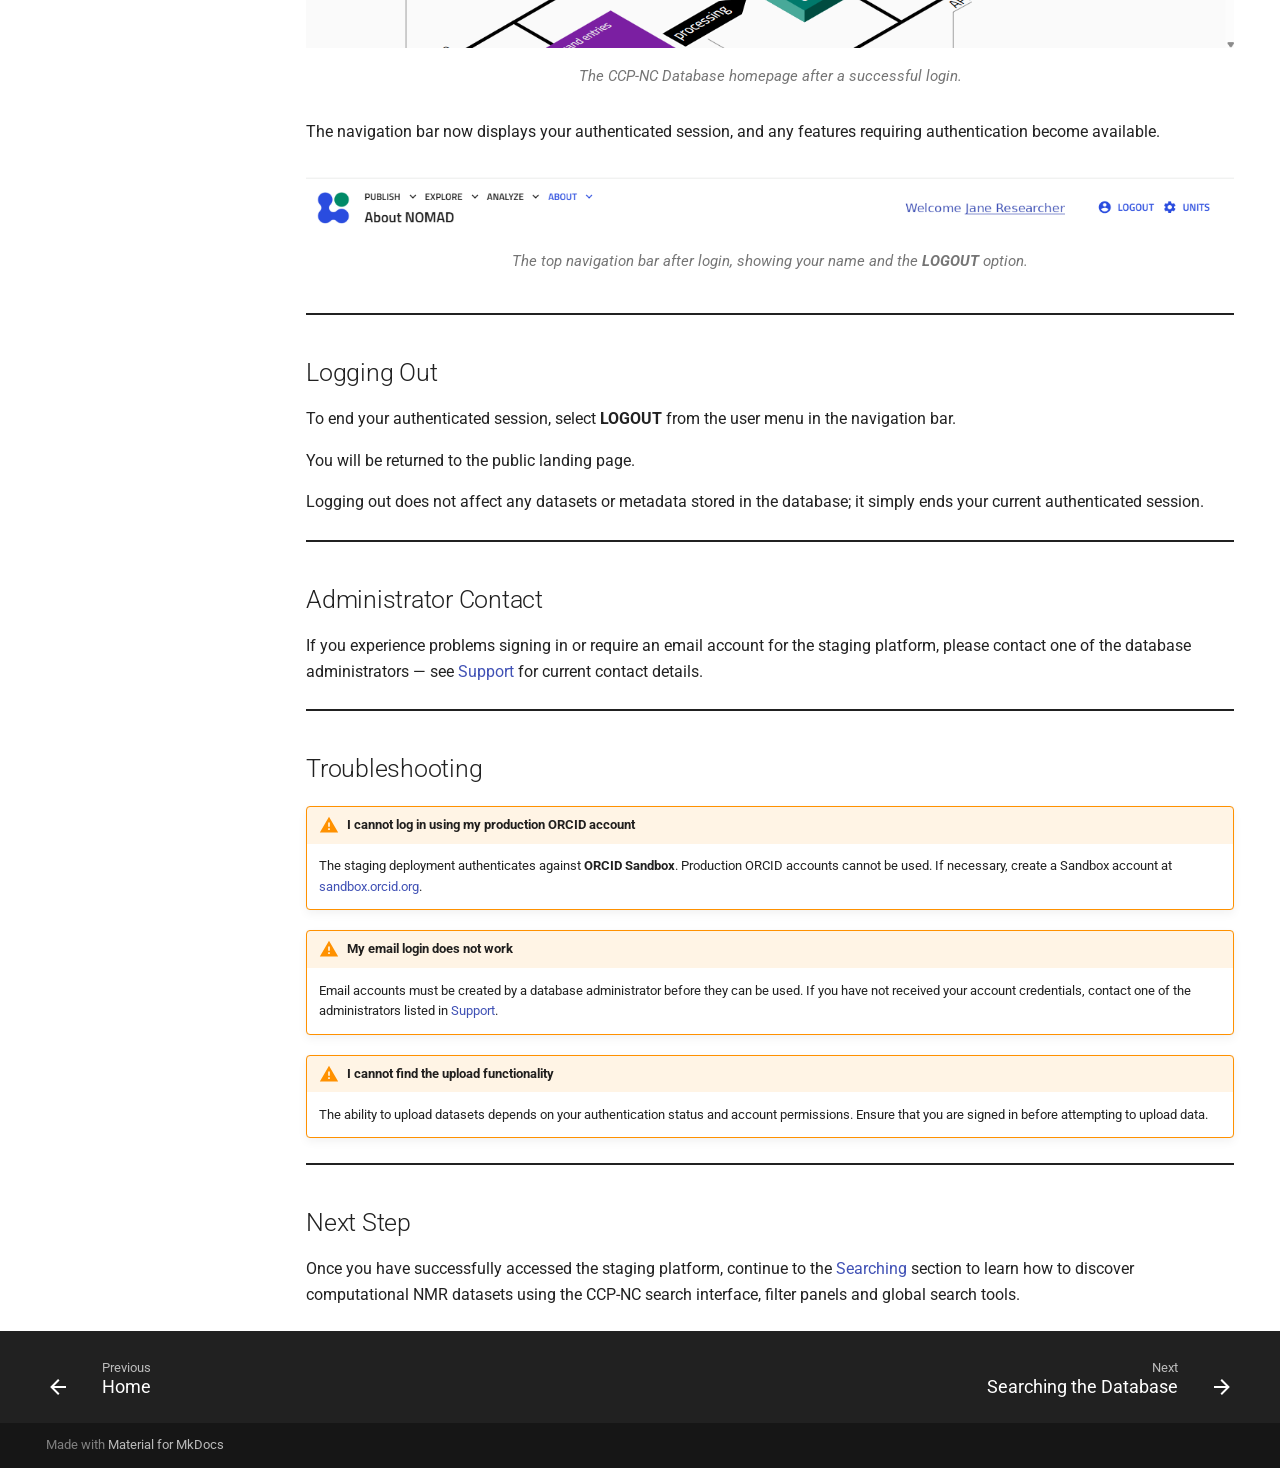
<file: getting-started/index.html>
<!doctype html>
<html lang="en" class="no-js">
  <head>
    
      <meta charset="utf-8">
      <meta name="viewport" content="width=device-width,initial-scale=1">
      
        <meta name="description" content="User documentation for the CCP-NC Magres Database staging deployment (NOMAD Oasis)">
      
      
      
        <link rel="canonical" href="https://ccp-nc.github.io/ccpnc-magres-staging-docs/getting-started/">
      
      
        <link rel="prev" href="..">
      
      
        <link rel="next" href="../user-guide/search/">
      
      
        
      
      
      <link rel="icon" href="../assets/images/favicon.png">
      <meta name="generator" content="mkdocs-1.6.1, mkdocs-material-9.7.7">
    
    
      
        <title>Getting Started - CCP-NC Magres Database - Staging</title>
      
    
    
      <link rel="stylesheet" href="../assets/stylesheets/main.ec1eaa64.min.css">
      
        
        <link rel="stylesheet" href="../assets/stylesheets/palette.ab4e12ef.min.css">
      
      


    
    
      
    
    
      
        
        
        <link rel="preconnect" href="https://fonts.gstatic.com" crossorigin>
        <link rel="stylesheet" href="https://fonts.googleapis.com/css?family=Roboto:300,300i,400,400i,700,700i%7CRoboto+Mono:400,400i,700,700i&display=fallback">
        <style>:root{--md-text-font:"Roboto";--md-code-font:"Roboto Mono"}</style>
      
    
    
      <link rel="stylesheet" href="../assets/stylesheets/extra.css">
    
    <script>__md_scope=new URL("..",location),__md_hash=e=>[...e].reduce(((e,_)=>(e<<5)-e+_.charCodeAt(0)),0),__md_get=(e,_=localStorage,t=__md_scope)=>JSON.parse(_.getItem(t.pathname+"."+e)),__md_set=(e,_,t=localStorage,a=__md_scope)=>{try{t.setItem(a.pathname+"."+e,JSON.stringify(_))}catch(e){}}</script>
    
      

    
    
  </head>
  
  
    
    
      
    
    
    
    
    <body dir="ltr" data-md-color-scheme="default" data-md-color-primary="indigo" data-md-color-accent="indigo">
  
    
    <input class="md-toggle" data-md-toggle="drawer" type="checkbox" id="__drawer" autocomplete="off">
    <input class="md-toggle" data-md-toggle="search" type="checkbox" id="__search" autocomplete="off">
    <label class="md-overlay" for="__drawer"></label>
    <div data-md-component="skip">
      
        
        <a href="#getting-started" class="md-skip">
          Skip to content
        </a>
      
    </div>
    <div data-md-component="announce">
      
    </div>
    
    
      

<header class="md-header" data-md-component="header">
  <nav class="md-header__inner md-grid" aria-label="Header">
    <a href=".." title="CCP-NC Magres Database - Staging" class="md-header__button md-logo" aria-label="CCP-NC Magres Database - Staging" data-md-component="logo">
      
  
  <svg xmlns="http://www.w3.org/2000/svg" viewBox="0 0 24 24"><path d="M12 8a3 3 0 0 0 3-3 3 3 0 0 0-3-3 3 3 0 0 0-3 3 3 3 0 0 0 3 3m0 3.54C9.64 9.35 6.5 8 3 8v11c3.5 0 6.64 1.35 9 3.54 2.36-2.19 5.5-3.54 9-3.54V8c-3.5 0-6.64 1.35-9 3.54"/></svg>

    </a>
    <label class="md-header__button md-icon" for="__drawer">
      
      <svg xmlns="http://www.w3.org/2000/svg" viewBox="0 0 24 24"><path d="M3 6h18v2H3zm0 5h18v2H3zm0 5h18v2H3z"/></svg>
    </label>
    <div class="md-header__title" data-md-component="header-title">
      <div class="md-header__ellipsis">
        <div class="md-header__topic">
          <span class="md-ellipsis">
            CCP-NC Magres Database - Staging
          </span>
        </div>
        <div class="md-header__topic" data-md-component="header-topic">
          <span class="md-ellipsis">
            
              Getting Started
            
          </span>
        </div>
      </div>
    </div>
    
      
        <form class="md-header__option" data-md-component="palette">
  
    
    
    
    <input class="md-option" data-md-color-media="(prefers-color-scheme: light)" data-md-color-scheme="default" data-md-color-primary="indigo" data-md-color-accent="indigo"  aria-label="Switch to dark mode"  type="radio" name="__palette" id="__palette_0">
    
      <label class="md-header__button md-icon" title="Switch to dark mode" for="__palette_1" hidden>
        <svg xmlns="http://www.w3.org/2000/svg" viewBox="0 0 24 24"><path d="M12 8a4 4 0 0 0-4 4 4 4 0 0 0 4 4 4 4 0 0 0 4-4 4 4 0 0 0-4-4m0 10a6 6 0 0 1-6-6 6 6 0 0 1 6-6 6 6 0 0 1 6 6 6 6 0 0 1-6 6m8-9.31V4h-4.69L12 .69 8.69 4H4v4.69L.69 12 4 15.31V20h4.69L12 23.31 15.31 20H20v-4.69L23.31 12z"/></svg>
      </label>
    
  
    
    
    
    <input class="md-option" data-md-color-media="(prefers-color-scheme: dark)" data-md-color-scheme="slate" data-md-color-primary="indigo" data-md-color-accent="indigo"  aria-label="Switch to light mode"  type="radio" name="__palette" id="__palette_1">
    
      <label class="md-header__button md-icon" title="Switch to light mode" for="__palette_0" hidden>
        <svg xmlns="http://www.w3.org/2000/svg" viewBox="0 0 24 24"><path d="M12 18c-.89 0-1.74-.2-2.5-.55C11.56 16.5 13 14.42 13 12s-1.44-4.5-3.5-5.45C10.26 6.2 11.11 6 12 6a6 6 0 0 1 6 6 6 6 0 0 1-6 6m8-9.31V4h-4.69L12 .69 8.69 4H4v4.69L.69 12 4 15.31V20h4.69L12 23.31 15.31 20H20v-4.69L23.31 12z"/></svg>
      </label>
    
  
</form>
      
    
    
      <script>var palette=__md_get("__palette");if(palette&&palette.color){if("(prefers-color-scheme)"===palette.color.media){var media=matchMedia("(prefers-color-scheme: light)"),input=document.querySelector(media.matches?"[data-md-color-media='(prefers-color-scheme: light)']":"[data-md-color-media='(prefers-color-scheme: dark)']");palette.color.media=input.getAttribute("data-md-color-media"),palette.color.scheme=input.getAttribute("data-md-color-scheme"),palette.color.primary=input.getAttribute("data-md-color-primary"),palette.color.accent=input.getAttribute("data-md-color-accent")}for(var[key,value]of Object.entries(palette.color))document.body.setAttribute("data-md-color-"+key,value)}</script>
    
    
    
      
      
        <label class="md-header__button md-icon" for="__search">
          
          <svg xmlns="http://www.w3.org/2000/svg" viewBox="0 0 24 24"><path d="M9.5 3A6.5 6.5 0 0 1 16 9.5c0 1.61-.59 3.09-1.56 4.23l.27.27h.79l5 5-1.5 1.5-5-5v-.79l-.27-.27A6.52 6.52 0 0 1 9.5 16 6.5 6.5 0 0 1 3 9.5 6.5 6.5 0 0 1 9.5 3m0 2C7 5 5 7 5 9.5S7 14 9.5 14 14 12 14 9.5 12 5 9.5 5"/></svg>
        </label>
        <div class="md-search" data-md-component="search" role="dialog">
  <label class="md-search__overlay" for="__search"></label>
  <div class="md-search__inner" role="search">
    <form class="md-search__form" name="search">
      <input type="text" class="md-search__input" name="query" aria-label="Search" placeholder="Search" autocapitalize="off" autocorrect="off" autocomplete="off" spellcheck="false" data-md-component="search-query" required>
      <label class="md-search__icon md-icon" for="__search">
        
        <svg xmlns="http://www.w3.org/2000/svg" viewBox="0 0 24 24"><path d="M9.5 3A6.5 6.5 0 0 1 16 9.5c0 1.61-.59 3.09-1.56 4.23l.27.27h.79l5 5-1.5 1.5-5-5v-.79l-.27-.27A6.52 6.52 0 0 1 9.5 16 6.5 6.5 0 0 1 3 9.5 6.5 6.5 0 0 1 9.5 3m0 2C7 5 5 7 5 9.5S7 14 9.5 14 14 12 14 9.5 12 5 9.5 5"/></svg>
        
        <svg xmlns="http://www.w3.org/2000/svg" viewBox="0 0 24 24"><path d="M20 11v2H8l5.5 5.5-1.42 1.42L4.16 12l7.92-7.92L13.5 5.5 8 11z"/></svg>
      </label>
      <nav class="md-search__options" aria-label="Search">
        
        <button type="reset" class="md-search__icon md-icon" title="Clear" aria-label="Clear" tabindex="-1">
          
          <svg xmlns="http://www.w3.org/2000/svg" viewBox="0 0 24 24"><path d="M19 6.41 17.59 5 12 10.59 6.41 5 5 6.41 10.59 12 5 17.59 6.41 19 12 13.41 17.59 19 19 17.59 13.41 12z"/></svg>
        </button>
      </nav>
      
        <div class="md-search__suggest" data-md-component="search-suggest"></div>
      
    </form>
    <div class="md-search__output">
      <div class="md-search__scrollwrap" tabindex="0" data-md-scrollfix>
        <div class="md-search-result" data-md-component="search-result">
          <div class="md-search-result__meta">
            Initializing search
          </div>
          <ol class="md-search-result__list" role="presentation"></ol>
        </div>
      </div>
    </div>
  </div>
</div>
      
    
    
      <div class="md-header__source">
        <a href="https://github.com/CCP-NC/ccpnc-magres-staging-docs" title="Go to repository" class="md-source" data-md-component="source">
  <div class="md-source__icon md-icon">
    
    <svg xmlns="http://www.w3.org/2000/svg" viewBox="0 0 512 512"><!--! Font Awesome Free 7.1.0 by @fontawesome - https://fontawesome.com License - https://fontawesome.com/license/free (Icons: CC BY 4.0, Fonts: SIL OFL 1.1, Code: MIT License) Copyright 2025 Fonticons, Inc.--><path d="M173.9 397.4c0 2-2.3 3.6-5.2 3.6-3.3.3-5.6-1.3-5.6-3.6 0-2 2.3-3.6 5.2-3.6 3-.3 5.6 1.3 5.6 3.6m-31.1-4.5c-.7 2 1.3 4.3 4.3 4.9 2.6 1 5.6 0 6.2-2s-1.3-4.3-4.3-5.2c-2.6-.7-5.5.3-6.2 2.3m44.2-1.7c-2.9.7-4.9 2.6-4.6 4.9.3 2 2.9 3.3 5.9 2.6 2.9-.7 4.9-2.6 4.6-4.6-.3-1.9-3-3.2-5.9-2.9M252.8 8C114.1 8 8 113.3 8 252c0 110.9 69.8 205.8 169.5 239.2 12.8 2.3 17.3-5.6 17.3-12.1 0-6.2-.3-40.4-.3-61.4 0 0-70 15-84.7-29.8 0 0-11.4-29.1-27.8-36.6 0 0-22.9-15.7 1.6-15.4 0 0 24.9 2 38.6 25.8 21.9 38.6 58.6 27.5 72.9 20.9 2.3-16 8.8-27.1 16-33.7-55.9-6.2-112.3-14.3-112.3-110.5 0-27.5 7.6-41.3 23.6-58.9-2.6-6.5-11.1-33.3 2.6-67.9 20.9-6.5 69 27 69 27 20-5.6 41.5-8.5 62.8-8.5s42.8 2.9 62.8 8.5c0 0 48.1-33.6 69-27 13.7 34.7 5.2 61.4 2.6 67.9 16 17.7 25.8 31.5 25.8 58.9 0 96.5-58.9 104.2-114.8 110.5 9.2 7.9 17 22.9 17 46.4 0 33.7-.3 75.4-.3 83.6 0 6.5 4.6 14.4 17.3 12.1C436.2 457.8 504 362.9 504 252 504 113.3 391.5 8 252.8 8M105.2 352.9c-1.3 1-1 3.3.7 5.2 1.6 1.6 3.9 2.3 5.2 1 1.3-1 1-3.3-.7-5.2-1.6-1.6-3.9-2.3-5.2-1m-10.8-8.1c-.7 1.3.3 2.9 2.3 3.9 1.6 1 3.6.7 4.3-.7.7-1.3-.3-2.9-2.3-3.9-2-.6-3.6-.3-4.3.7m32.4 35.6c-1.6 1.3-1 4.3 1.3 6.2 2.3 2.3 5.2 2.6 6.5 1 1.3-1.3.7-4.3-1.3-6.2-2.2-2.3-5.2-2.6-6.5-1m-11.4-14.7c-1.6 1-1.6 3.6 0 5.9s4.3 3.3 5.6 2.3c1.6-1.3 1.6-3.9 0-6.2-1.4-2.3-4-3.3-5.6-2"/></svg>
  </div>
  <div class="md-source__repository">
    CCP-NC/ccpnc-magres-staging-docs
  </div>
</a>
      </div>
    
  </nav>
  
</header>
    
    <div class="md-container" data-md-component="container">
      
      
        
          
            
<nav class="md-tabs" aria-label="Tabs" data-md-component="tabs">
  <div class="md-grid">
    <ul class="md-tabs__list">
      
        
  
  
  
  
    <li class="md-tabs__item">
      <a href=".." class="md-tabs__link">
        
  
  
    
  
  Home

      </a>
    </li>
  

      
        
  
  
  
    
  
  
    <li class="md-tabs__item md-tabs__item--active">
      <a href="./" class="md-tabs__link">
        
  
  
    
  
  Getting Started

      </a>
    </li>
  

      
        
  
  
  
  
    
    
      <li class="md-tabs__item">
        <a href="../user-guide/search/" class="md-tabs__link">
          
  
  
  User Guide

        </a>
      </li>
    
  

      
        
  
  
  
  
    <li class="md-tabs__item">
      <a href="../reference/faq/" class="md-tabs__link">
        
  
  
    
  
  FAQ

      </a>
    </li>
  

      
        
  
  
  
  
    <li class="md-tabs__item">
      <a href="../reference/support/" class="md-tabs__link">
        
  
  
    
  
  Support

      </a>
    </li>
  

      
    </ul>
  </div>
</nav>
          
        
      
      <main class="md-main" data-md-component="main">
        <div class="md-main__inner md-grid">
          
            
              
              <div class="md-sidebar md-sidebar--primary" data-md-component="sidebar" data-md-type="navigation" >
                <div class="md-sidebar__scrollwrap">
                  <div class="md-sidebar__inner">
                    


  


  

<nav class="md-nav md-nav--primary md-nav--lifted md-nav--integrated" aria-label="Navigation" data-md-level="0">
  <label class="md-nav__title" for="__drawer">
    <a href=".." title="CCP-NC Magres Database - Staging" class="md-nav__button md-logo" aria-label="CCP-NC Magres Database - Staging" data-md-component="logo">
      
  
  <svg xmlns="http://www.w3.org/2000/svg" viewBox="0 0 24 24"><path d="M12 8a3 3 0 0 0 3-3 3 3 0 0 0-3-3 3 3 0 0 0-3 3 3 3 0 0 0 3 3m0 3.54C9.64 9.35 6.5 8 3 8v11c3.5 0 6.64 1.35 9 3.54 2.36-2.19 5.5-3.54 9-3.54V8c-3.5 0-6.64 1.35-9 3.54"/></svg>

    </a>
    CCP-NC Magres Database - Staging
  </label>
  
    <div class="md-nav__source">
      <a href="https://github.com/CCP-NC/ccpnc-magres-staging-docs" title="Go to repository" class="md-source" data-md-component="source">
  <div class="md-source__icon md-icon">
    
    <svg xmlns="http://www.w3.org/2000/svg" viewBox="0 0 512 512"><!--! Font Awesome Free 7.1.0 by @fontawesome - https://fontawesome.com License - https://fontawesome.com/license/free (Icons: CC BY 4.0, Fonts: SIL OFL 1.1, Code: MIT License) Copyright 2025 Fonticons, Inc.--><path d="M173.9 397.4c0 2-2.3 3.6-5.2 3.6-3.3.3-5.6-1.3-5.6-3.6 0-2 2.3-3.6 5.2-3.6 3-.3 5.6 1.3 5.6 3.6m-31.1-4.5c-.7 2 1.3 4.3 4.3 4.9 2.6 1 5.6 0 6.2-2s-1.3-4.3-4.3-5.2c-2.6-.7-5.5.3-6.2 2.3m44.2-1.7c-2.9.7-4.9 2.6-4.6 4.9.3 2 2.9 3.3 5.9 2.6 2.9-.7 4.9-2.6 4.6-4.6-.3-1.9-3-3.2-5.9-2.9M252.8 8C114.1 8 8 113.3 8 252c0 110.9 69.8 205.8 169.5 239.2 12.8 2.3 17.3-5.6 17.3-12.1 0-6.2-.3-40.4-.3-61.4 0 0-70 15-84.7-29.8 0 0-11.4-29.1-27.8-36.6 0 0-22.9-15.7 1.6-15.4 0 0 24.9 2 38.6 25.8 21.9 38.6 58.6 27.5 72.9 20.9 2.3-16 8.8-27.1 16-33.7-55.9-6.2-112.3-14.3-112.3-110.5 0-27.5 7.6-41.3 23.6-58.9-2.6-6.5-11.1-33.3 2.6-67.9 20.9-6.5 69 27 69 27 20-5.6 41.5-8.5 62.8-8.5s42.8 2.9 62.8 8.5c0 0 48.1-33.6 69-27 13.7 34.7 5.2 61.4 2.6 67.9 16 17.7 25.8 31.5 25.8 58.9 0 96.5-58.9 104.2-114.8 110.5 9.2 7.9 17 22.9 17 46.4 0 33.7-.3 75.4-.3 83.6 0 6.5 4.6 14.4 17.3 12.1C436.2 457.8 504 362.9 504 252 504 113.3 391.5 8 252.8 8M105.2 352.9c-1.3 1-1 3.3.7 5.2 1.6 1.6 3.9 2.3 5.2 1 1.3-1 1-3.3-.7-5.2-1.6-1.6-3.9-2.3-5.2-1m-10.8-8.1c-.7 1.3.3 2.9 2.3 3.9 1.6 1 3.6.7 4.3-.7.7-1.3-.3-2.9-2.3-3.9-2-.6-3.6-.3-4.3.7m32.4 35.6c-1.6 1.3-1 4.3 1.3 6.2 2.3 2.3 5.2 2.6 6.5 1 1.3-1.3.7-4.3-1.3-6.2-2.2-2.3-5.2-2.6-6.5-1m-11.4-14.7c-1.6 1-1.6 3.6 0 5.9s4.3 3.3 5.6 2.3c1.6-1.3 1.6-3.9 0-6.2-1.4-2.3-4-3.3-5.6-2"/></svg>
  </div>
  <div class="md-source__repository">
    CCP-NC/ccpnc-magres-staging-docs
  </div>
</a>
    </div>
  
  <ul class="md-nav__list" data-md-scrollfix>
    
      
      
  
  
  
  
    <li class="md-nav__item">
      <a href=".." class="md-nav__link">
        
  
  
  <span class="md-ellipsis">
    
  
    Home
  

    
  </span>
  
  

      </a>
    </li>
  

    
      
      
  
  
    
  
  
  
    <li class="md-nav__item md-nav__item--active">
      
      <input class="md-nav__toggle md-toggle" type="checkbox" id="__toc">
      
      
        
      
      
        <label class="md-nav__link md-nav__link--active" for="__toc">
          
  
  
  <span class="md-ellipsis">
    
  
    Getting Started
  

    
  </span>
  
  

          <span class="md-nav__icon md-icon"></span>
        </label>
      
      <a href="./" class="md-nav__link md-nav__link--active">
        
  
  
  <span class="md-ellipsis">
    
  
    Getting Started
  

    
  </span>
  
  

      </a>
      
        

<nav class="md-nav md-nav--secondary" aria-label="Table of contents">
  
  
  
    
  
  
    <label class="md-nav__title" for="__toc">
      <span class="md-nav__icon md-icon"></span>
      Table of contents
    </label>
    <ul class="md-nav__list" data-md-component="toc" data-md-scrollfix>
      
        <li class="md-nav__item">
  <a href="#accessing-the-staging-database" class="md-nav__link">
    <span class="md-ellipsis">
      
        Accessing the Staging Database
      
    </span>
  </a>
  
</li>
      
        <li class="md-nav__item">
  <a href="#searching-without-an-account" class="md-nav__link">
    <span class="md-ellipsis">
      
        Searching Without an Account
      
    </span>
  </a>
  
</li>
      
        <li class="md-nav__item">
  <a href="#authentication" class="md-nav__link">
    <span class="md-ellipsis">
      
        Authentication
      
    </span>
  </a>
  
</li>
      
        <li class="md-nav__item">
  <a href="#first-time-orcid-login" class="md-nav__link">
    <span class="md-ellipsis">
      
        First-time ORCID Login
      
    </span>
  </a>
  
</li>
      
        <li class="md-nav__item">
  <a href="#after-logging-in" class="md-nav__link">
    <span class="md-ellipsis">
      
        After Logging In
      
    </span>
  </a>
  
</li>
      
        <li class="md-nav__item">
  <a href="#logging-out" class="md-nav__link">
    <span class="md-ellipsis">
      
        Logging Out
      
    </span>
  </a>
  
</li>
      
        <li class="md-nav__item">
  <a href="#administrator-contact" class="md-nav__link">
    <span class="md-ellipsis">
      
        Administrator Contact
      
    </span>
  </a>
  
</li>
      
        <li class="md-nav__item">
  <a href="#troubleshooting" class="md-nav__link">
    <span class="md-ellipsis">
      
        Troubleshooting
      
    </span>
  </a>
  
</li>
      
        <li class="md-nav__item">
  <a href="#next-step" class="md-nav__link">
    <span class="md-ellipsis">
      
        Next Step
      
    </span>
  </a>
  
</li>
      
    </ul>
  
</nav>
      
    </li>
  

    
      
      
  
  
  
  
    
    
    
    
      
      
    
    
    <li class="md-nav__item md-nav__item--nested">
      
        
        
        <input class="md-nav__toggle md-toggle " type="checkbox" id="__nav_3" >
        
          
          <label class="md-nav__link" for="__nav_3" id="__nav_3_label" tabindex="0">
            
  
  
  <span class="md-ellipsis">
    
  
    User Guide
  

    
  </span>
  
  

            <span class="md-nav__icon md-icon"></span>
          </label>
        
        <nav class="md-nav" data-md-level="1" aria-labelledby="__nav_3_label" aria-expanded="false">
          <label class="md-nav__title" for="__nav_3">
            <span class="md-nav__icon md-icon"></span>
            
  
    User Guide
  

          </label>
          <ul class="md-nav__list" data-md-scrollfix>
            
              
                
  
  
  
  
    <li class="md-nav__item">
      <a href="../user-guide/search/" class="md-nav__link">
        
  
  
  <span class="md-ellipsis">
    
  
    Searching the Database
  

    
  </span>
  
  

      </a>
    </li>
  

              
            
              
                
  
  
  
  
    <li class="md-nav__item">
      <a href="../user-guide/results/" class="md-nav__link">
        
  
  
  <span class="md-ellipsis">
    
  
    Viewing Results
  

    
  </span>
  
  

      </a>
    </li>
  

              
            
              
                
  
  
  
  
    <li class="md-nav__item">
      <a href="../user-guide/upload/" class="md-nav__link">
        
  
  
  <span class="md-ellipsis">
    
  
    Uploading Data
  

    
  </span>
  
  

      </a>
    </li>
  

              
            
              
                
  
  
  
  
    <li class="md-nav__item">
      <a href="../user-guide/datasets/" class="md-nav__link">
        
  
  
  <span class="md-ellipsis">
    
  
    Datasets
  

    
  </span>
  
  

      </a>
    </li>
  

              
            
          </ul>
        </nav>
      
    </li>
  

    
      
      
  
  
  
  
    <li class="md-nav__item">
      <a href="../reference/faq/" class="md-nav__link">
        
  
  
  <span class="md-ellipsis">
    
  
    FAQ
  

    
  </span>
  
  

      </a>
    </li>
  

    
      
      
  
  
  
  
    <li class="md-nav__item">
      <a href="../reference/support/" class="md-nav__link">
        
  
  
  <span class="md-ellipsis">
    
  
    Support
  

    
  </span>
  
  

      </a>
    </li>
  

    
  </ul>
</nav>
                  </div>
                </div>
              </div>
            
            
          
          
            <div class="md-content" data-md-component="content">
              
              <article class="md-content__inner md-typeset">
                
                  


  
  


<h1 id="getting-started">Getting Started<a class="headerlink" href="#getting-started" title="Permanent link">&para;</a></h1>
<p>The <strong>Getting Started</strong> guide introduces the CCP-NC Database staging platform and explains how to access its features for the first time.</p>
<p>Most of the database can be explored without creating an account. Authentication is only required for features that modify database content, such as uploading new datasets or updating existing metadata.</p>
<p>This guide covers:</p>
<ul>
<li>Accessing the staging website</li>
<li>Searching the database without logging in</li>
<li>Signing in using either email or ORCID Sandbox authentication</li>
<li>First-time account setup</li>
<li>Logging out</li>
<li>Getting help if you encounter authentication problems</li>
</ul>
<hr />
<h2 id="accessing-the-staging-database">Accessing the Staging Database<a class="headerlink" href="#accessing-the-staging-database" title="Permanent link">&para;</a></h2>
<p>The CCP-NC Database staging website can be accessed directly from:</p>
<p><strong><a href="https://magres-staging.psdi.ac.uk/nomad-oasis/gui/about/information">magres-staging.psdi.ac.uk</a></strong></p>
<p>The landing page introduces the staging deployment and provides access to the database through the navigation bar at the top of the page.</p>
<figure>
<p><img alt="Home page before login" src="../assets/screenshots/auth/home-page-default.png" />
  </p>
<figcaption>The CCP-NC Database landing page as seen before signing in.</figcaption>
</figure>
<p>The <strong>Explore</strong> menu provides access to the customised <strong>CCP-NC NMR App</strong>, which contains the search interface for computational NMR datasets.</p>
<hr />
<h2 id="searching-without-an-account">Searching Without an Account<a class="headerlink" href="#searching-without-an-account" title="Permanent link">&para;</a></h2>
<p>One of the design goals of the CCP-NC Database is to make published computational NMR data easily discoverable.</p>
<p>You do <strong>not</strong> need to sign in to:</p>
<ul>
<li>Search the database</li>
<li>Explore computational records and datasets</li>
<li>Download publicly available data (check license information in the ccpnc metadata of the records before reusing)</li>
</ul>
<p>Authentication is only required for actions that modify the database, including:</p>
<ul>
<li>Uploading datasets</li>
<li>Editing metadata of your unpublished records and datasets</li>
</ul>
<div class="admonition tip">
<p class="admonition-title">Start exploring immediately</p>
<p>If your goal is simply to search for published computational NMR data, you can begin using the database without creating an account.</p>
</div>
<hr />
<h2 id="authentication">Authentication<a class="headerlink" href="#authentication" title="Permanent link">&para;</a></h2>
<p>The staging deployment currently supports two authentication methods:</p>
<ol>
<li><strong>ORCID Sandbox authentication (recommended)</strong></li>
<li><strong>Email authentication</strong></li>
</ol>
<p>Click <strong>LOGIN / REGISTER</strong> from the top navigation bar to open the authentication screen.</p>
<figure>
<p><img alt="Home page with Login highlighted" src="../assets/screenshots/auth/top-banner-before-login.png" />
  </p>
<figcaption>The <strong>LOGIN / REGISTER</strong> link in the top navigation bar.</figcaption>
</figure>
<p>This takes you to the sign-in screen, where both methods are available:</p>
<figure>
<p><img alt="Sign in screen" src="../assets/screenshots/auth/login-screen-first.png" />
  </p>
<figcaption>The sign-in screen, offering both email/password and ORCID authentication.</figcaption>
</figure>
<p>Choose the tab below for the method relevant to you:</p>
<div class="tabbed-set tabbed-alternate" data-tabs="1:2"><input checked="checked" id="__tabbed_1_1" name="__tabbed_1" type="radio" /><input id="__tabbed_1_2" name="__tabbed_1" type="radio" /><div class="tabbed-labels"><label for="__tabbed_1_1">ORCID Sandbox Login</label><label for="__tabbed_1_2">Email Login</label></div>
<div class="tabbed-content">
<div class="tabbed-block">
<p>The recommended authentication method for most users is <strong>ORCID Sandbox</strong>.</p>
<p>Select <strong>ORCID</strong> from the sign-in screen. You will be redirected to the ORCID Sandbox website to authenticate your account.</p>
<p><img alt="ORCID Sandbox sign-in" src="../assets/screenshots/auth/login-orcid-sandbox.png" />
<small><em>The ORCID Sandbox sign-in page. The yellow banner confirms this is the sandbox service, not production ORCID.</em></small></p>
<p>Because this is the <strong>staging</strong> deployment, authentication uses <strong>ORCID Sandbox</strong> rather than production ORCID accounts.</p>
<p>If you have not previously created an ORCID Sandbox account, you will first need to register at <strong><a href="https://sandbox.orcid.org/">sandbox.orcid.org</a></strong>.</p>
<p>Your production ORCID credentials cannot be used with the staging system.</p>
<div class="admonition note">
<p class="admonition-title">Why ORCID Sandbox?</p>
<p>The staging database uses the ORCID Sandbox service to allow authentication workflows to be tested without affecting users' main ORCID identities. Main ORCID authentication is not available for staging websites.</p>
</div>
</div>
<div class="tabbed-block">
<p>Email authentication is intended primarily for administrators and invited users.</p>
<p>Because this is a staging deployment, email accounts are <strong>not</strong> self-service. An administrator must create your account before you can sign in using this method.</p>
<p>Enter your registered email address and password directly on the sign-in screen shown above.</p>
<p>If you have not been issued an account, use the <strong>ORCID Sandbox Login</strong> tab instead, or contact one of the database administrators.</p>
</div>
</div>
</div>
<hr />
<h2 id="first-time-orcid-login">First-time ORCID Login<a class="headerlink" href="#first-time-orcid-login" title="Permanent link">&para;</a></h2>
<p>The first time you successfully authenticate using an ORCID Sandbox account, the database creates a local account associated with your ORCID identity.</p>
<p>Before completing the sign-in process, you will be asked to review your account information.</p>
<figure>
<p><img alt="First-time account confirmation" src="../assets/screenshots/auth/login-successful-first-time.png" />
  </p>
<figcaption>The one-time account confirmation screen shown on your first successful ORCID Sandbox login.</figcaption>
</figure>
<p>The confirmation page displays:</p>
<ul>
<li>ORCID identifier</li>
<li>Email address</li>
<li>Preferred first name</li>
<li>Preferred last name</li>
</ul>
<p>Review these details and select <strong>Submit</strong> to complete the account creation process.</p>
<p>This confirmation page is displayed <strong>only once</strong>. Future logins using the same ORCID Sandbox account will authenticate automatically and redirect you directly to the CCP-NC Database landing page.</p>
<hr />
<h2 id="after-logging-in">After Logging In<a class="headerlink" href="#after-logging-in" title="Permanent link">&para;</a></h2>
<p>After successful authentication, you are returned to the CCP-NC Database homepage.</p>
<figure>
<p><img alt="Home page after login" src="../assets/screenshots/auth/home-after-login.png" />
  </p>
<figcaption>The CCP-NC Database homepage after a successful login.</figcaption>
</figure>
<p>The navigation bar now displays your authenticated session, and any features requiring authentication become available.</p>
<figure>
<p><img alt="Logged in, top banner" src="../assets/screenshots/auth/logged-in-closeup.png" />
  </p>
<figcaption>The top navigation bar after login, showing your name and the <strong>LOGOUT</strong> option.</figcaption>
</figure>
<hr />
<h2 id="logging-out">Logging Out<a class="headerlink" href="#logging-out" title="Permanent link">&para;</a></h2>
<p>To end your authenticated session, select <strong>LOGOUT</strong> from the user menu in the navigation bar.</p>
<p>You will be returned to the public landing page.</p>
<p>Logging out does not affect any datasets or metadata stored in the database; it simply ends your current authenticated session.</p>
<hr />
<h2 id="administrator-contact">Administrator Contact<a class="headerlink" href="#administrator-contact" title="Permanent link">&para;</a></h2>
<p>If you experience problems signing in or require an email account for the staging platform, please contact one of the database administrators — see <a href="../reference/support/">Support</a> for current contact details.</p>
<hr />
<h2 id="troubleshooting">Troubleshooting<a class="headerlink" href="#troubleshooting" title="Permanent link">&para;</a></h2>
<div class="admonition warning">
<p class="admonition-title">I cannot log in using my production ORCID account</p>
<p>The staging deployment authenticates against <strong>ORCID Sandbox</strong>. Production ORCID accounts cannot be used. If necessary, create a Sandbox account at <a href="https://sandbox.orcid.org/">sandbox.orcid.org</a>.</p>
</div>
<div class="admonition warning">
<p class="admonition-title">My email login does not work</p>
<p>Email accounts must be created by a database administrator before they can be used. If you have not received your account credentials, contact one of the administrators listed in <a href="../reference/support/">Support</a>.</p>
</div>
<div class="admonition warning">
<p class="admonition-title">I cannot find the upload functionality</p>
<p>The ability to upload datasets depends on your authentication status and account permissions. Ensure that you are signed in before attempting to upload data.</p>
</div>
<hr />
<h2 id="next-step">Next Step<a class="headerlink" href="#next-step" title="Permanent link">&para;</a></h2>
<p>Once you have successfully accessed the staging platform, continue to the <a href="../user-guide/search/">Searching</a> section to learn how to discover computational NMR datasets using the CCP-NC search interface, filter panels and global search tools.</p>












                
              </article>
            </div>
          
          
  <script>var tabs=__md_get("__tabs");if(Array.isArray(tabs))e:for(var set of document.querySelectorAll(".tabbed-set")){var labels=set.querySelector(".tabbed-labels");for(var tab of tabs)for(var label of labels.getElementsByTagName("label"))if(label.innerText.trim()===tab){var input=document.getElementById(label.htmlFor);input.checked=!0;continue e}}</script>

<script>var target=document.getElementById(location.hash.slice(1));target&&target.name&&(target.checked=target.name.startsWith("__tabbed_"))</script>
        </div>
        
          <button type="button" class="md-top md-icon" data-md-component="top" hidden>
  
  <svg xmlns="http://www.w3.org/2000/svg" viewBox="0 0 24 24"><path d="M13 20h-2V8l-5.5 5.5-1.42-1.42L12 4.16l7.92 7.92-1.42 1.42L13 8z"/></svg>
  Back to top
</button>
        
      </main>
      
        <footer class="md-footer">
  
    
      
      <nav class="md-footer__inner md-grid" aria-label="Footer" >
        
          
          <a href=".." class="md-footer__link md-footer__link--prev" aria-label="Previous: Home">
            <div class="md-footer__button md-icon">
              
              <svg xmlns="http://www.w3.org/2000/svg" viewBox="0 0 24 24"><path d="M20 11v2H8l5.5 5.5-1.42 1.42L4.16 12l7.92-7.92L13.5 5.5 8 11z"/></svg>
            </div>
            <div class="md-footer__title">
              <span class="md-footer__direction">
                Previous
              </span>
              <div class="md-ellipsis">
                Home
              </div>
            </div>
          </a>
        
        
          
          <a href="../user-guide/search/" class="md-footer__link md-footer__link--next" aria-label="Next: Searching the Database">
            <div class="md-footer__title">
              <span class="md-footer__direction">
                Next
              </span>
              <div class="md-ellipsis">
                Searching the Database
              </div>
            </div>
            <div class="md-footer__button md-icon">
              
              <svg xmlns="http://www.w3.org/2000/svg" viewBox="0 0 24 24"><path d="M4 11v2h12l-5.5 5.5 1.42 1.42L19.84 12l-7.92-7.92L10.5 5.5 16 11z"/></svg>
            </div>
          </a>
        
      </nav>
    
  
  <div class="md-footer-meta md-typeset">
    <div class="md-footer-meta__inner md-grid">
      <div class="md-copyright">
  
  
    Made with
    <a href="https://squidfunk.github.io/mkdocs-material/" target="_blank" rel="noopener">
      Material for MkDocs
    </a>
  
</div>
      
    </div>
  </div>
</footer>
      
    </div>
    <div class="md-dialog" data-md-component="dialog">
      <div class="md-dialog__inner md-typeset"></div>
    </div>
    
    
    
      
      
      <script id="__config" type="application/json">{"annotate": null, "base": "..", "features": ["navigation.tabs", "navigation.top", "navigation.footer", "search.suggest", "search.highlight", "content.code.copy", "content.tabs.link", "toc.follow", "toc.integrate"], "search": "../assets/javascripts/workers/search.2c215733.min.js", "tags": null, "translations": {"clipboard.copied": "Copied to clipboard", "clipboard.copy": "Copy to clipboard", "search.result.more.one": "1 more on this page", "search.result.more.other": "# more on this page", "search.result.none": "No matching documents", "search.result.one": "1 matching document", "search.result.other": "# matching documents", "search.result.placeholder": "Type to start searching", "search.result.term.missing": "Missing", "select.version": "Select version"}, "version": null}</script>
    
    
      <script src="../assets/javascripts/bundle.d7400e89.min.js"></script>
      
    
  </body>
</html>
</file>
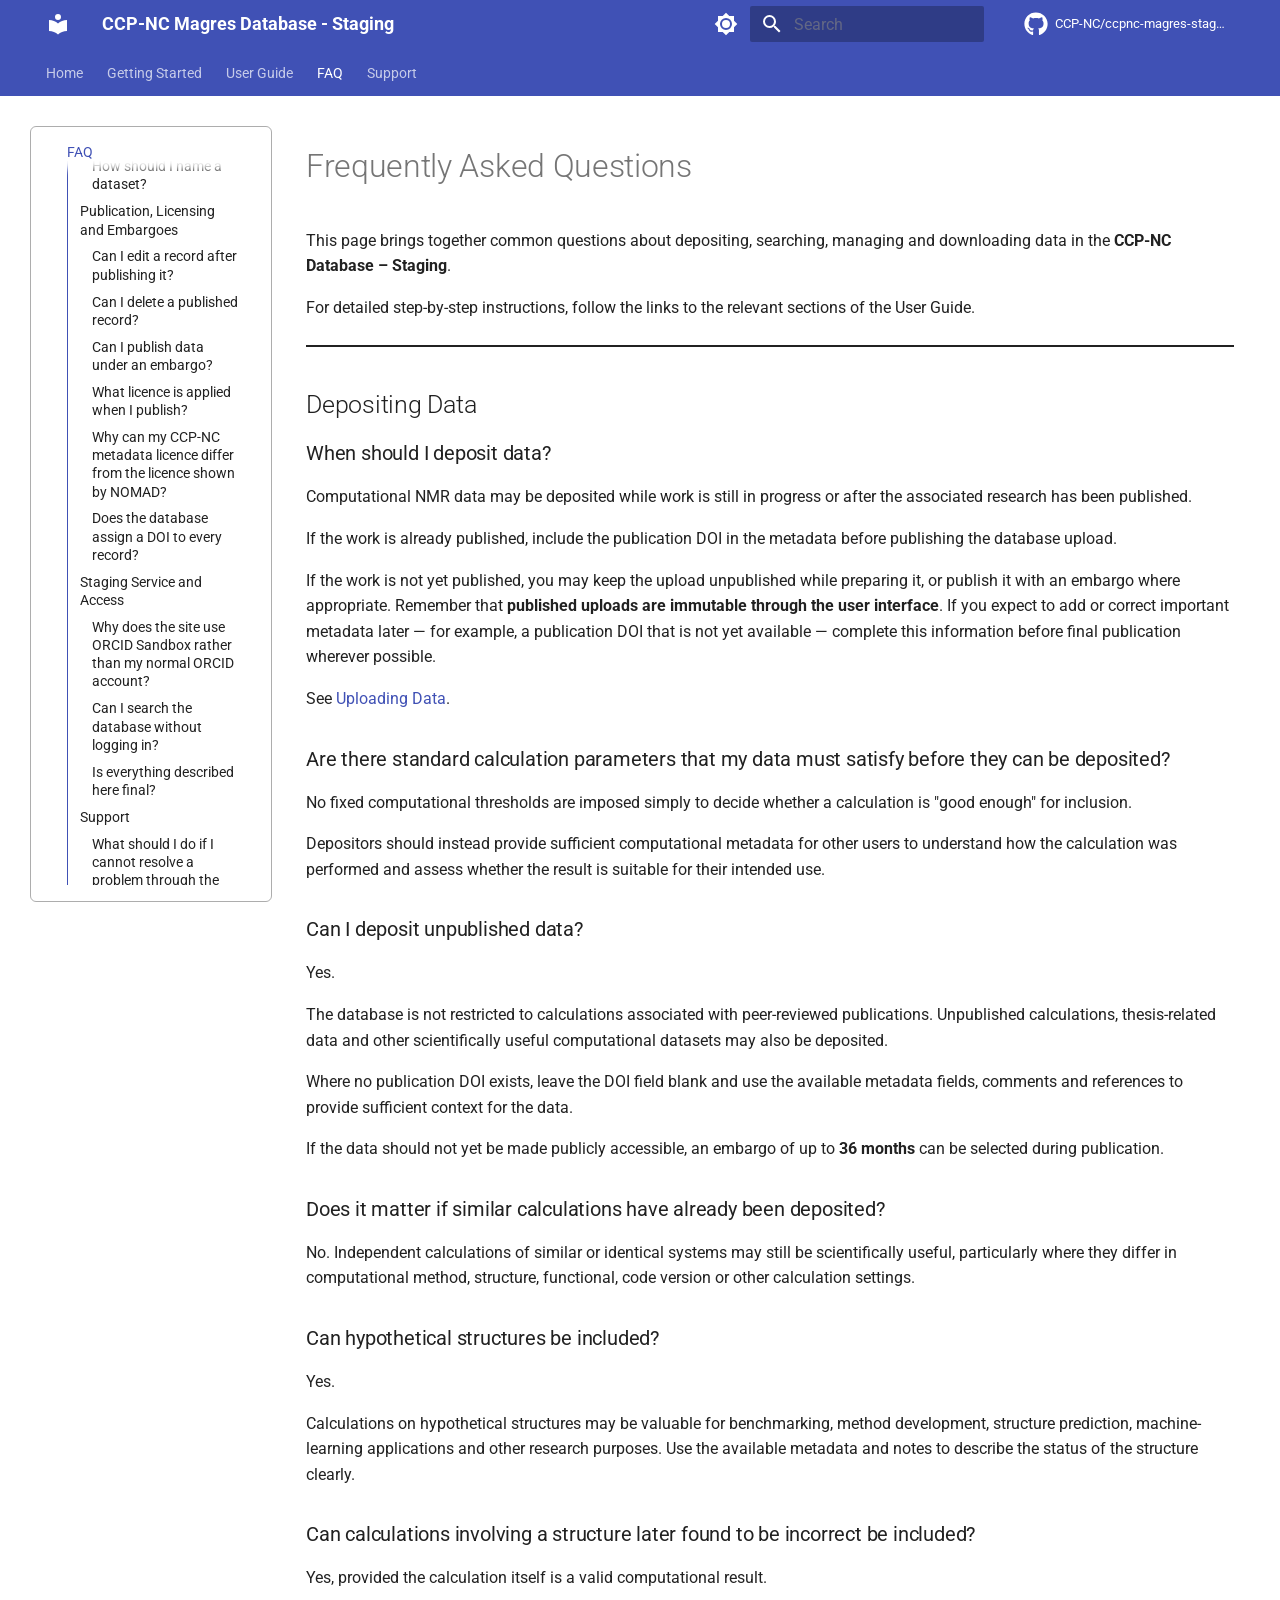
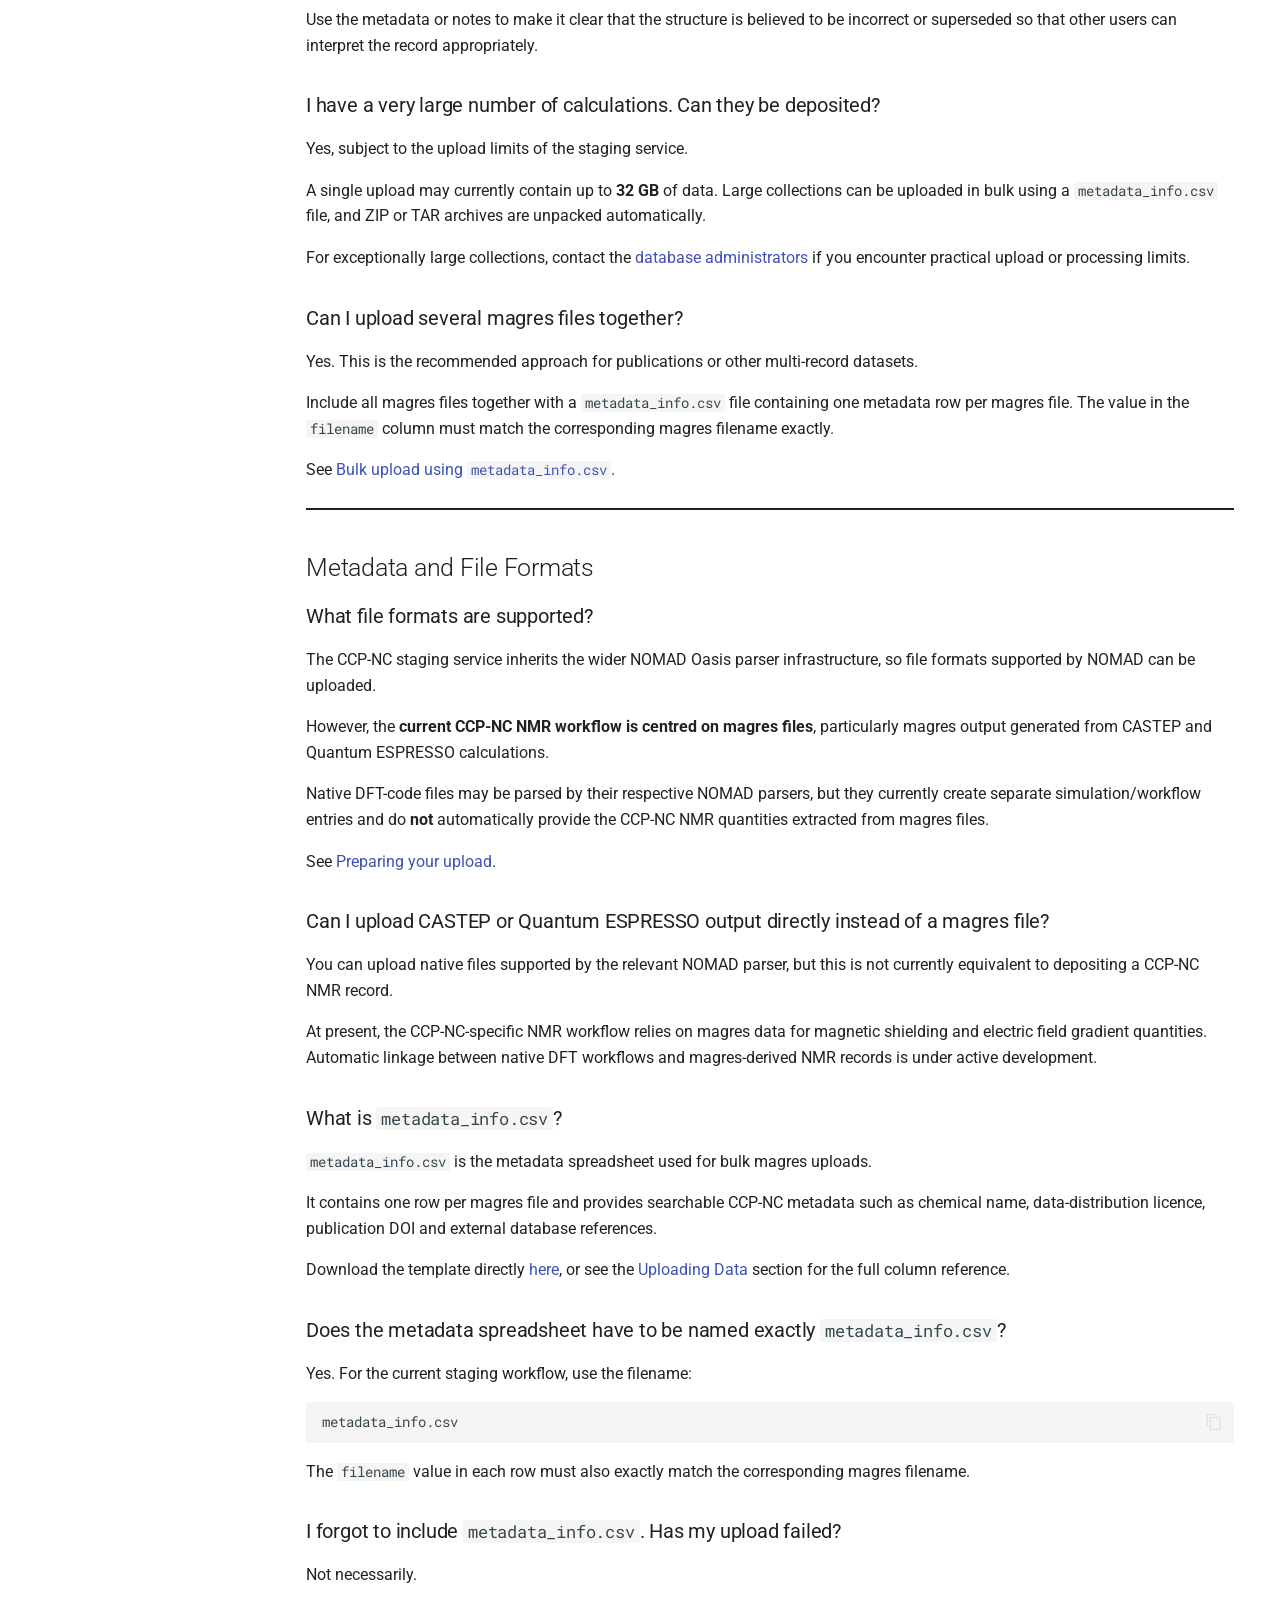
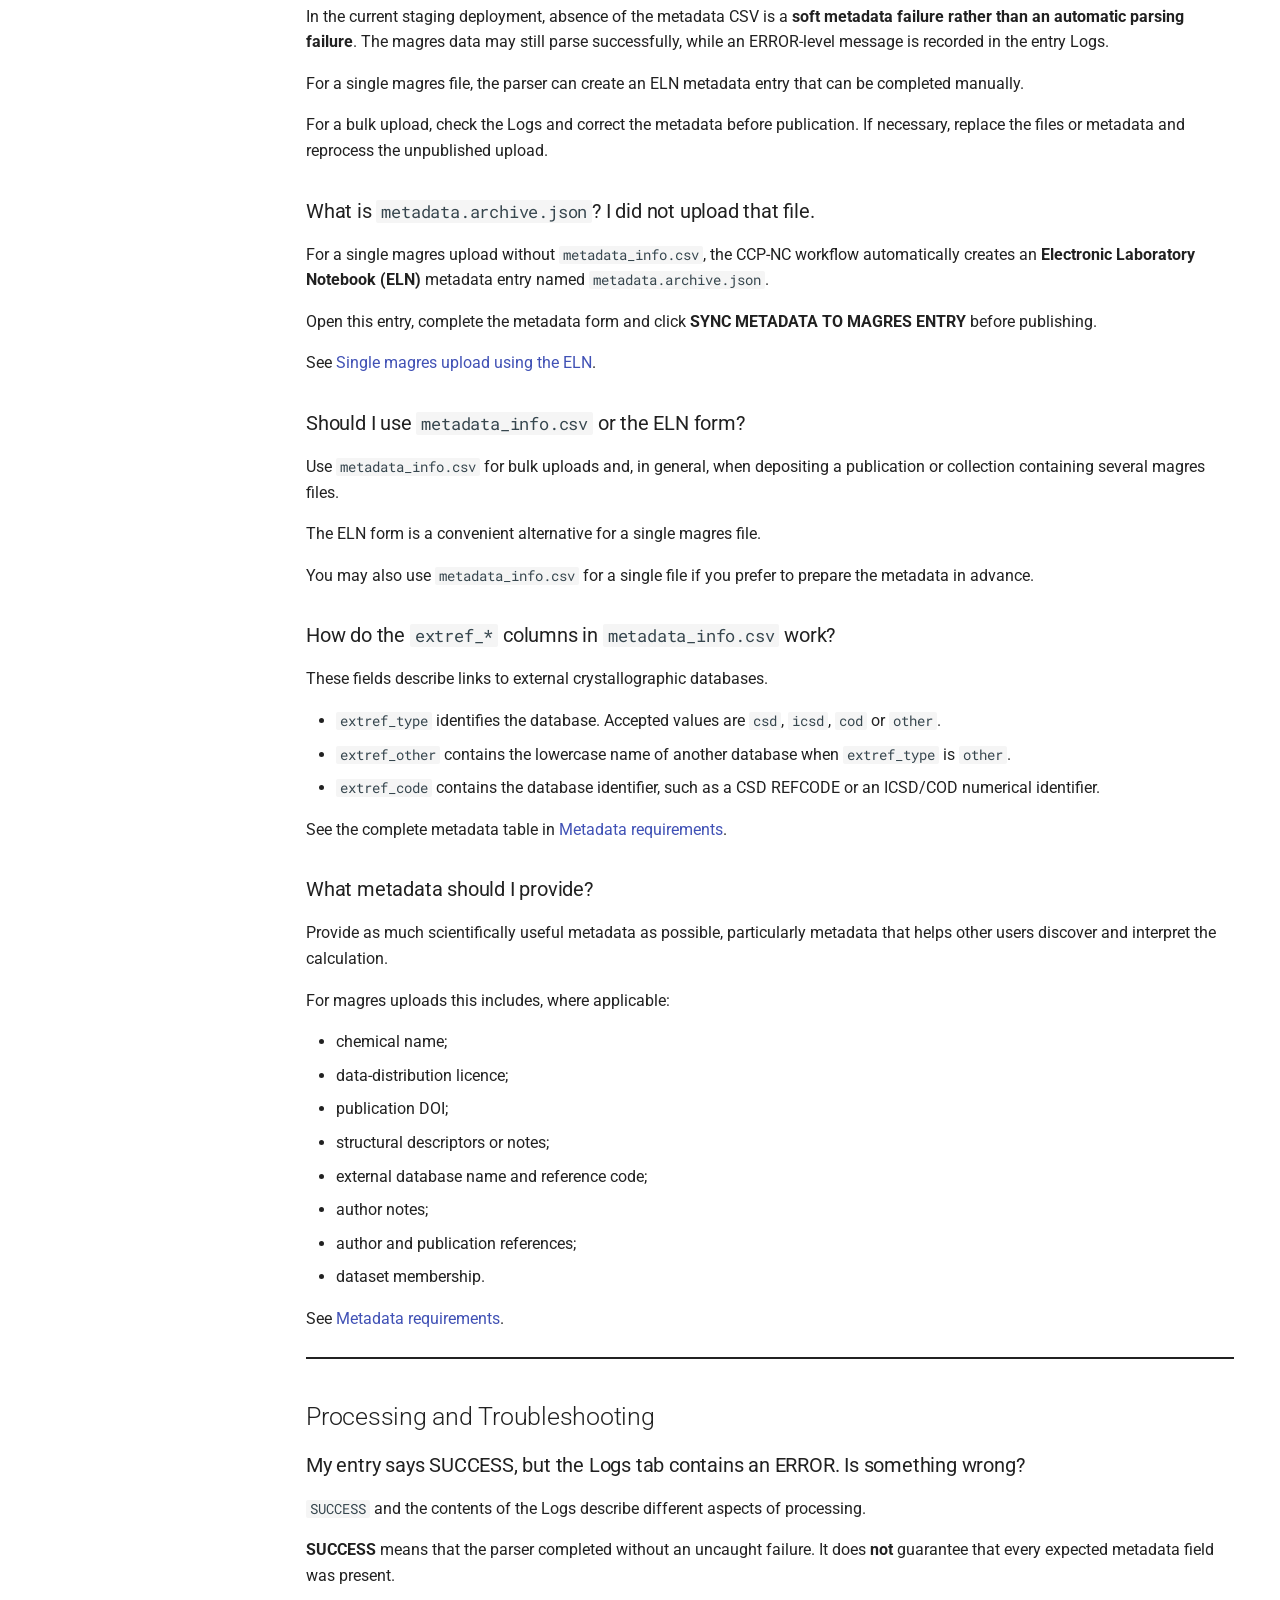
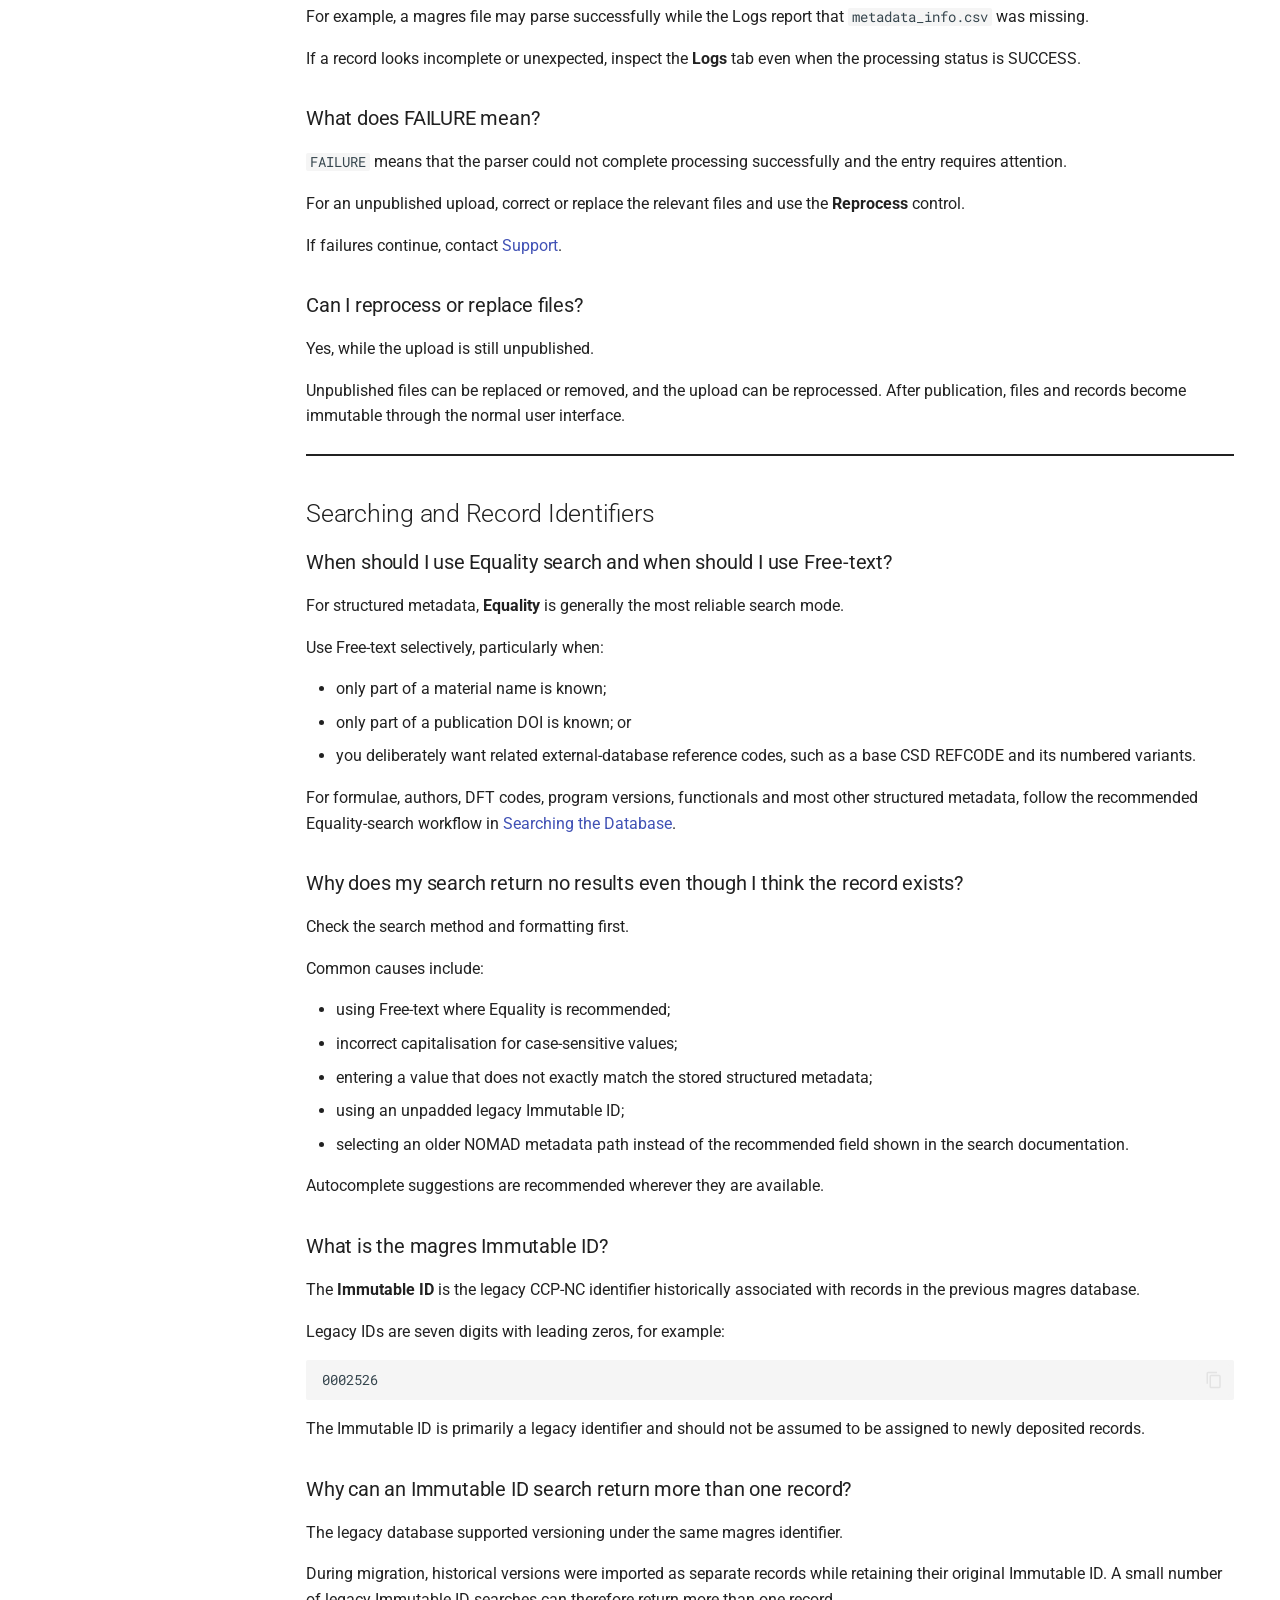
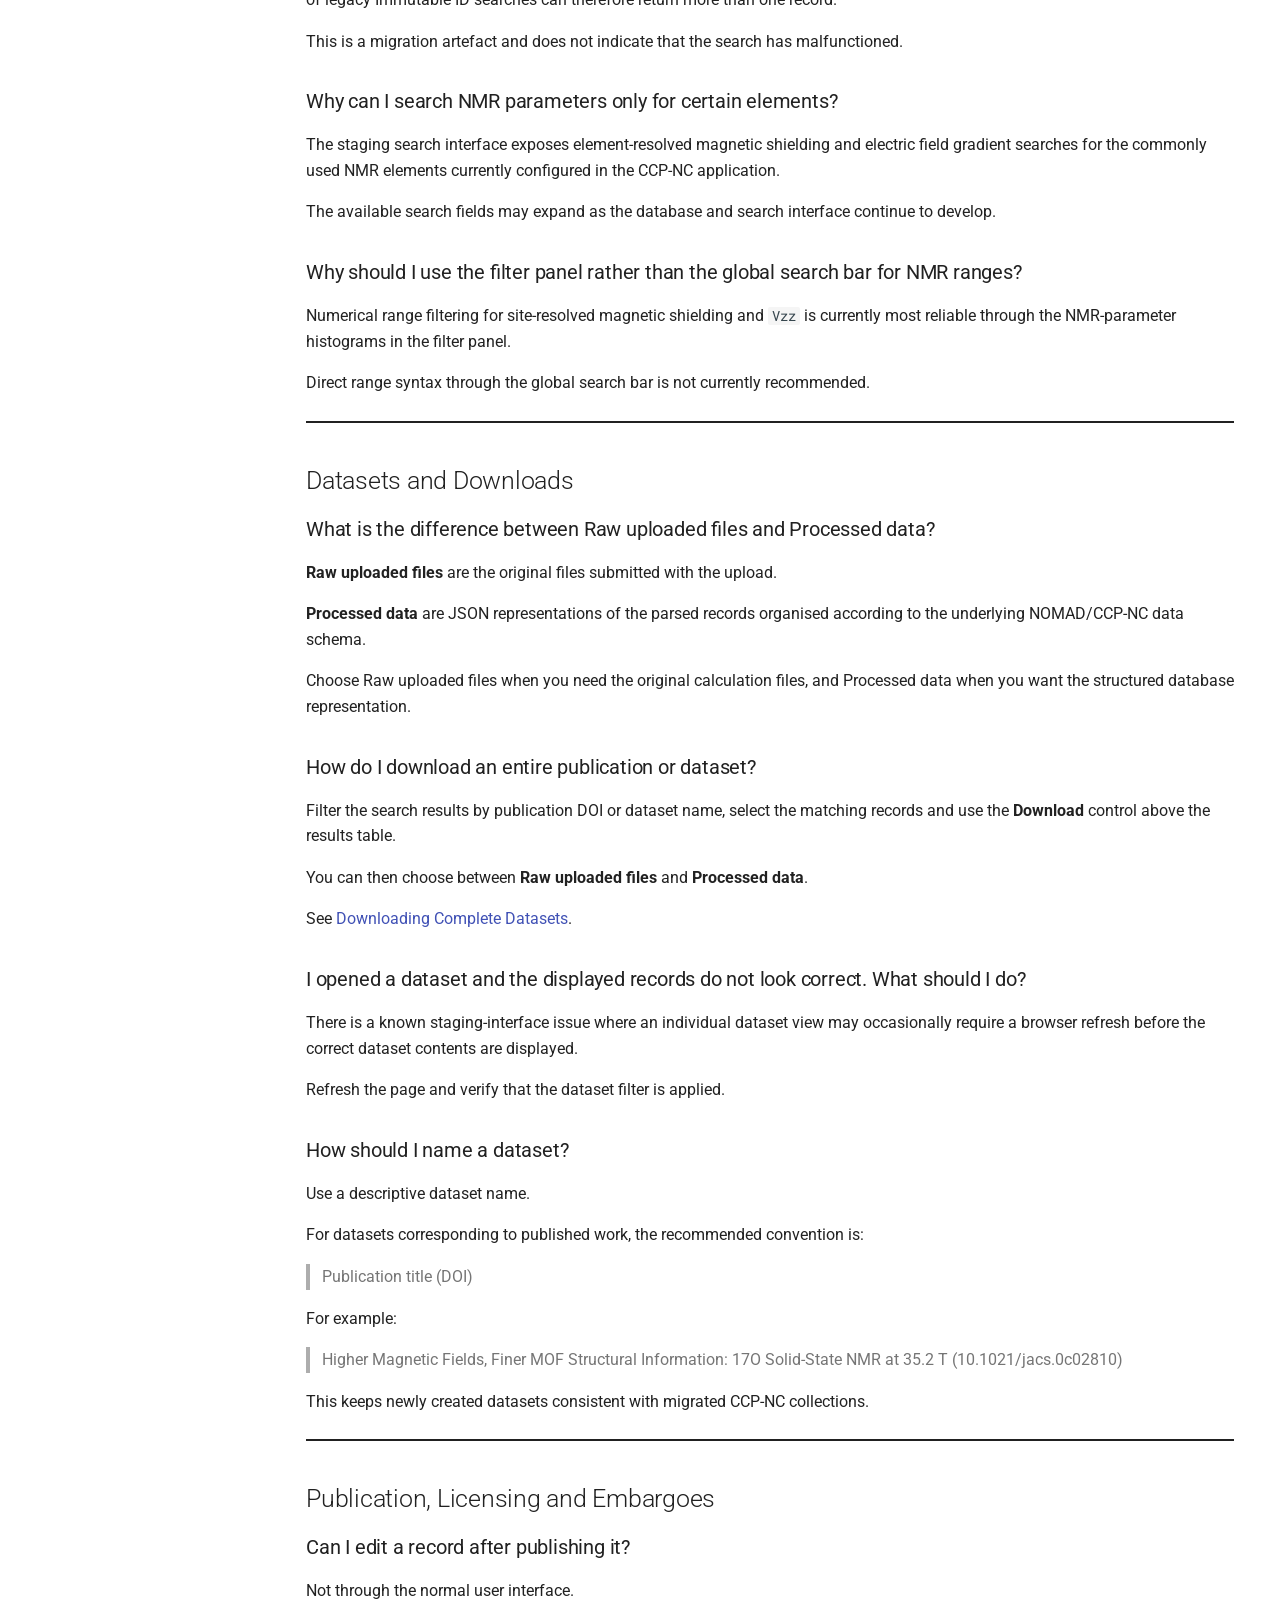
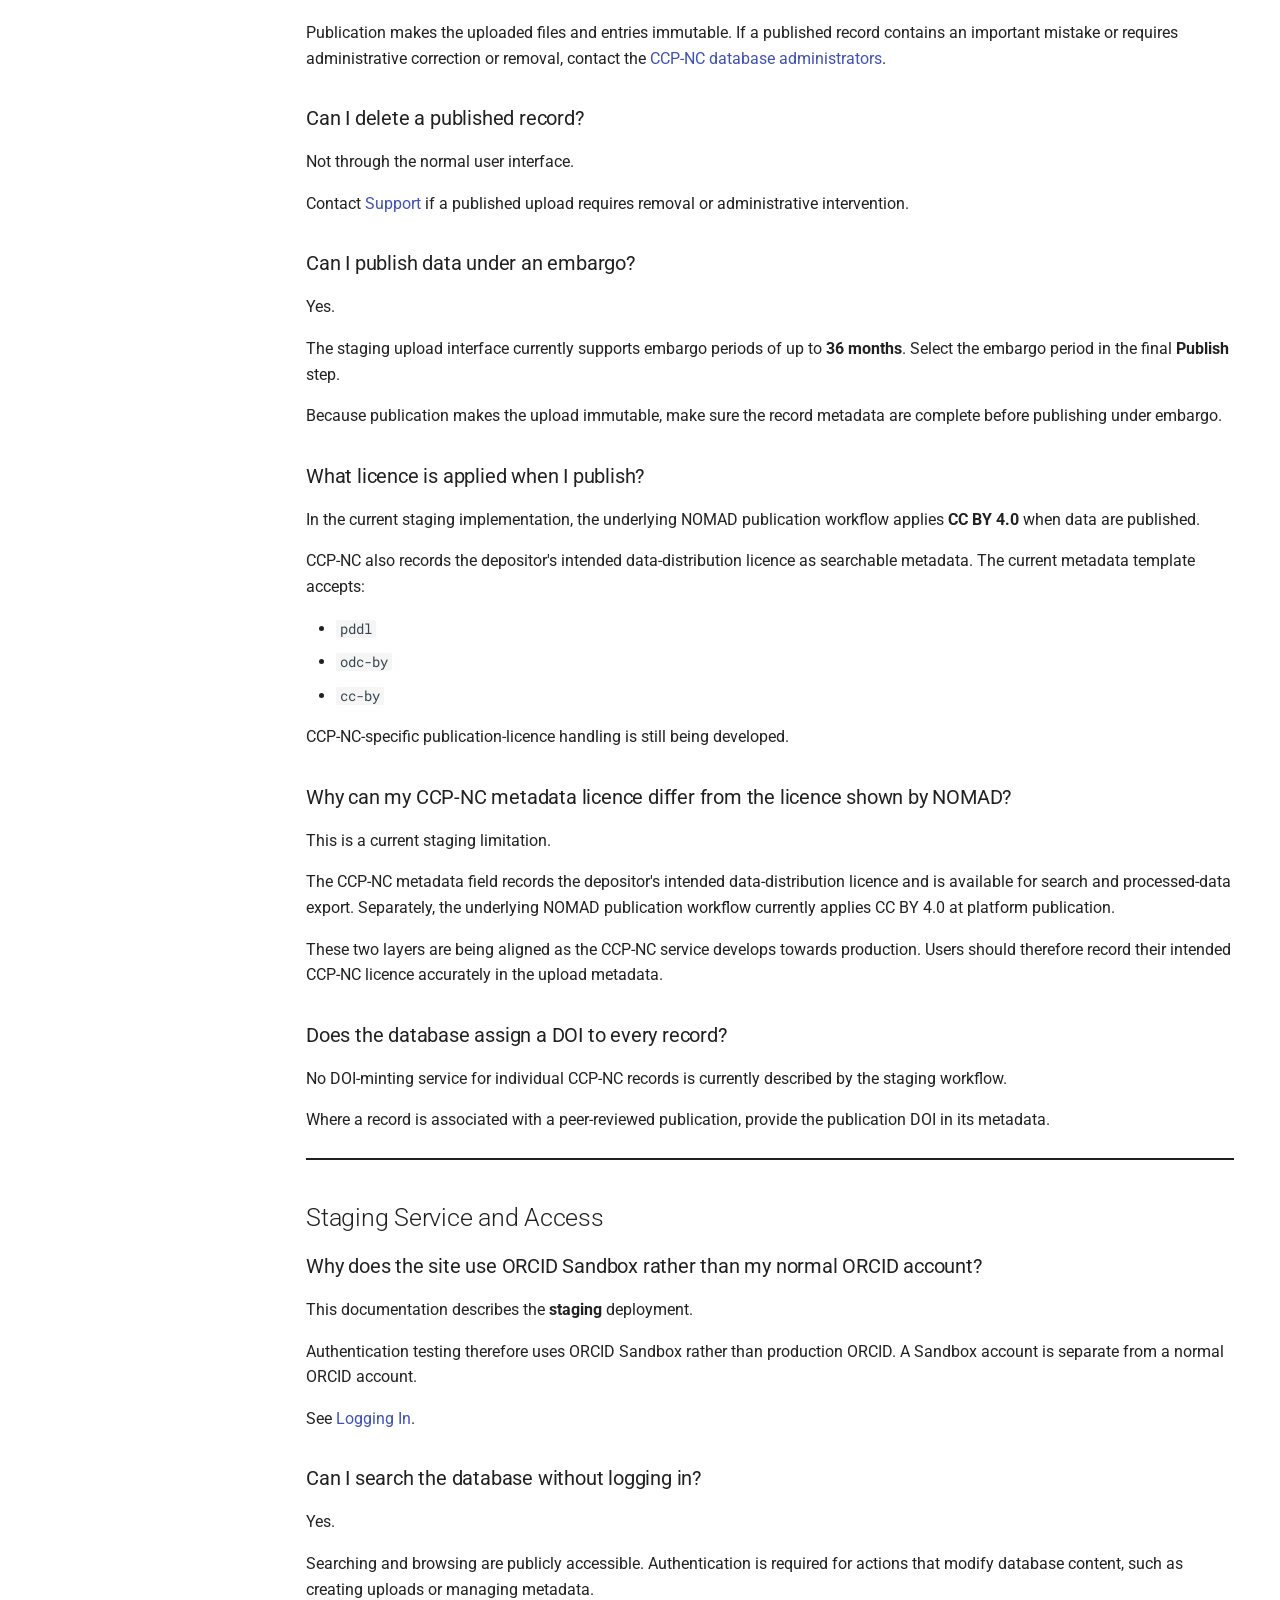
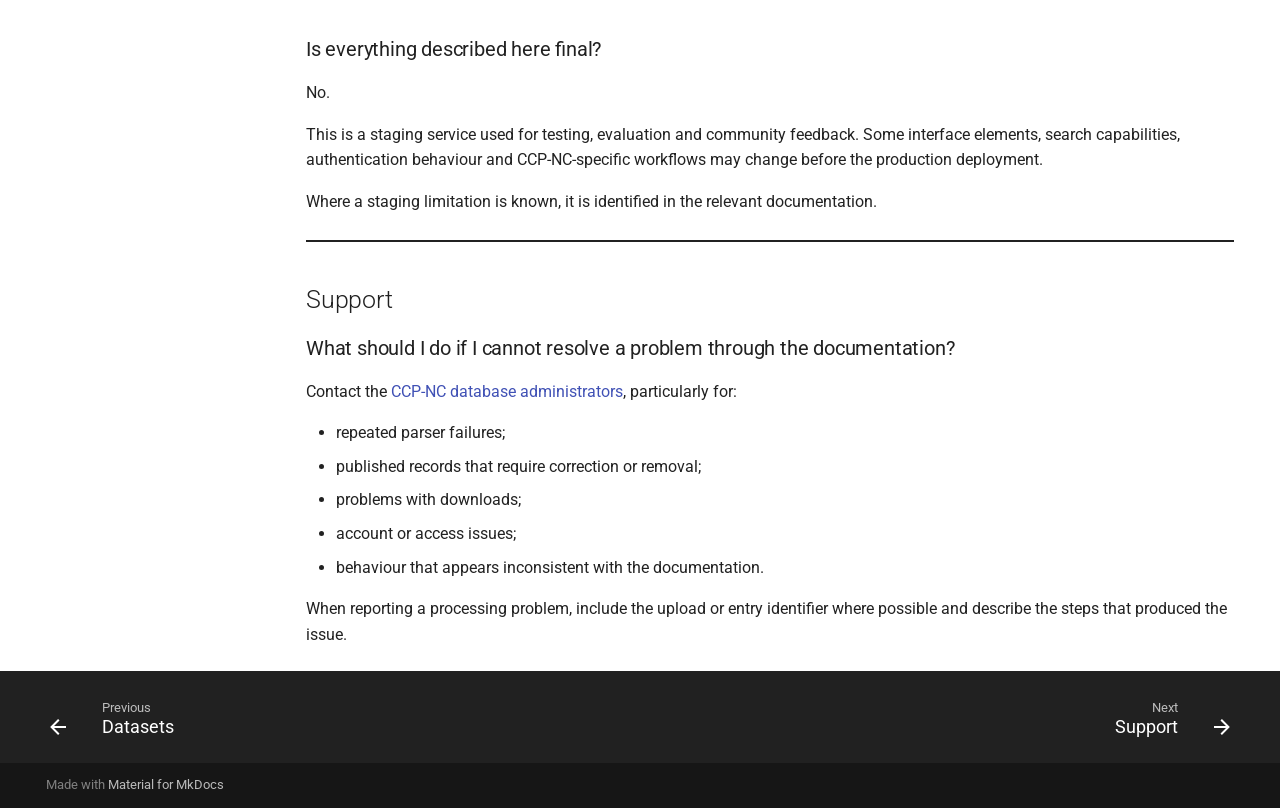
<file: reference/faq/index.html>
<!doctype html>
<html lang="en" class="no-js">
  <head>
    
      <meta charset="utf-8">
      <meta name="viewport" content="width=device-width,initial-scale=1">
      
        <meta name="description" content="User documentation for the CCP-NC Magres Database staging deployment (NOMAD Oasis)">
      
      
      
        <link rel="canonical" href="https://ccp-nc.github.io/ccpnc-magres-staging-docs/reference/faq/">
      
      
        <link rel="prev" href="../../user-guide/datasets/">
      
      
        <link rel="next" href="../support/">
      
      
        
      
      
      <link rel="icon" href="../../assets/images/favicon.png">
      <meta name="generator" content="mkdocs-1.6.1, mkdocs-material-9.7.7">
    
    
      
        <title>FAQ - CCP-NC Magres Database - Staging</title>
      
    
    
      <link rel="stylesheet" href="../../assets/stylesheets/main.ec1eaa64.min.css">
      
        
        <link rel="stylesheet" href="../../assets/stylesheets/palette.ab4e12ef.min.css">
      
      


    
    
      
    
    
      
        
        
        <link rel="preconnect" href="https://fonts.gstatic.com" crossorigin>
        <link rel="stylesheet" href="https://fonts.googleapis.com/css?family=Roboto:300,300i,400,400i,700,700i%7CRoboto+Mono:400,400i,700,700i&display=fallback">
        <style>:root{--md-text-font:"Roboto";--md-code-font:"Roboto Mono"}</style>
      
    
    
      <link rel="stylesheet" href="../../assets/stylesheets/extra.css">
    
    <script>__md_scope=new URL("../..",location),__md_hash=e=>[...e].reduce(((e,_)=>(e<<5)-e+_.charCodeAt(0)),0),__md_get=(e,_=localStorage,t=__md_scope)=>JSON.parse(_.getItem(t.pathname+"."+e)),__md_set=(e,_,t=localStorage,a=__md_scope)=>{try{t.setItem(a.pathname+"."+e,JSON.stringify(_))}catch(e){}}</script>
    
      

    
    
  </head>
  
  
    
    
      
    
    
    
    
    <body dir="ltr" data-md-color-scheme="default" data-md-color-primary="indigo" data-md-color-accent="indigo">
  
    
    <input class="md-toggle" data-md-toggle="drawer" type="checkbox" id="__drawer" autocomplete="off">
    <input class="md-toggle" data-md-toggle="search" type="checkbox" id="__search" autocomplete="off">
    <label class="md-overlay" for="__drawer"></label>
    <div data-md-component="skip">
      
        
        <a href="#frequently-asked-questions" class="md-skip">
          Skip to content
        </a>
      
    </div>
    <div data-md-component="announce">
      
    </div>
    
    
      

<header class="md-header" data-md-component="header">
  <nav class="md-header__inner md-grid" aria-label="Header">
    <a href="../.." title="CCP-NC Magres Database - Staging" class="md-header__button md-logo" aria-label="CCP-NC Magres Database - Staging" data-md-component="logo">
      
  
  <svg xmlns="http://www.w3.org/2000/svg" viewBox="0 0 24 24"><path d="M12 8a3 3 0 0 0 3-3 3 3 0 0 0-3-3 3 3 0 0 0-3 3 3 3 0 0 0 3 3m0 3.54C9.64 9.35 6.5 8 3 8v11c3.5 0 6.64 1.35 9 3.54 2.36-2.19 5.5-3.54 9-3.54V8c-3.5 0-6.64 1.35-9 3.54"/></svg>

    </a>
    <label class="md-header__button md-icon" for="__drawer">
      
      <svg xmlns="http://www.w3.org/2000/svg" viewBox="0 0 24 24"><path d="M3 6h18v2H3zm0 5h18v2H3zm0 5h18v2H3z"/></svg>
    </label>
    <div class="md-header__title" data-md-component="header-title">
      <div class="md-header__ellipsis">
        <div class="md-header__topic">
          <span class="md-ellipsis">
            CCP-NC Magres Database - Staging
          </span>
        </div>
        <div class="md-header__topic" data-md-component="header-topic">
          <span class="md-ellipsis">
            
              FAQ
            
          </span>
        </div>
      </div>
    </div>
    
      
        <form class="md-header__option" data-md-component="palette">
  
    
    
    
    <input class="md-option" data-md-color-media="(prefers-color-scheme: light)" data-md-color-scheme="default" data-md-color-primary="indigo" data-md-color-accent="indigo"  aria-label="Switch to dark mode"  type="radio" name="__palette" id="__palette_0">
    
      <label class="md-header__button md-icon" title="Switch to dark mode" for="__palette_1" hidden>
        <svg xmlns="http://www.w3.org/2000/svg" viewBox="0 0 24 24"><path d="M12 8a4 4 0 0 0-4 4 4 4 0 0 0 4 4 4 4 0 0 0 4-4 4 4 0 0 0-4-4m0 10a6 6 0 0 1-6-6 6 6 0 0 1 6-6 6 6 0 0 1 6 6 6 6 0 0 1-6 6m8-9.31V4h-4.69L12 .69 8.69 4H4v4.69L.69 12 4 15.31V20h4.69L12 23.31 15.31 20H20v-4.69L23.31 12z"/></svg>
      </label>
    
  
    
    
    
    <input class="md-option" data-md-color-media="(prefers-color-scheme: dark)" data-md-color-scheme="slate" data-md-color-primary="indigo" data-md-color-accent="indigo"  aria-label="Switch to light mode"  type="radio" name="__palette" id="__palette_1">
    
      <label class="md-header__button md-icon" title="Switch to light mode" for="__palette_0" hidden>
        <svg xmlns="http://www.w3.org/2000/svg" viewBox="0 0 24 24"><path d="M12 18c-.89 0-1.74-.2-2.5-.55C11.56 16.5 13 14.42 13 12s-1.44-4.5-3.5-5.45C10.26 6.2 11.11 6 12 6a6 6 0 0 1 6 6 6 6 0 0 1-6 6m8-9.31V4h-4.69L12 .69 8.69 4H4v4.69L.69 12 4 15.31V20h4.69L12 23.31 15.31 20H20v-4.69L23.31 12z"/></svg>
      </label>
    
  
</form>
      
    
    
      <script>var palette=__md_get("__palette");if(palette&&palette.color){if("(prefers-color-scheme)"===palette.color.media){var media=matchMedia("(prefers-color-scheme: light)"),input=document.querySelector(media.matches?"[data-md-color-media='(prefers-color-scheme: light)']":"[data-md-color-media='(prefers-color-scheme: dark)']");palette.color.media=input.getAttribute("data-md-color-media"),palette.color.scheme=input.getAttribute("data-md-color-scheme"),palette.color.primary=input.getAttribute("data-md-color-primary"),palette.color.accent=input.getAttribute("data-md-color-accent")}for(var[key,value]of Object.entries(palette.color))document.body.setAttribute("data-md-color-"+key,value)}</script>
    
    
    
      
      
        <label class="md-header__button md-icon" for="__search">
          
          <svg xmlns="http://www.w3.org/2000/svg" viewBox="0 0 24 24"><path d="M9.5 3A6.5 6.5 0 0 1 16 9.5c0 1.61-.59 3.09-1.56 4.23l.27.27h.79l5 5-1.5 1.5-5-5v-.79l-.27-.27A6.52 6.52 0 0 1 9.5 16 6.5 6.5 0 0 1 3 9.5 6.5 6.5 0 0 1 9.5 3m0 2C7 5 5 7 5 9.5S7 14 9.5 14 14 12 14 9.5 12 5 9.5 5"/></svg>
        </label>
        <div class="md-search" data-md-component="search" role="dialog">
  <label class="md-search__overlay" for="__search"></label>
  <div class="md-search__inner" role="search">
    <form class="md-search__form" name="search">
      <input type="text" class="md-search__input" name="query" aria-label="Search" placeholder="Search" autocapitalize="off" autocorrect="off" autocomplete="off" spellcheck="false" data-md-component="search-query" required>
      <label class="md-search__icon md-icon" for="__search">
        
        <svg xmlns="http://www.w3.org/2000/svg" viewBox="0 0 24 24"><path d="M9.5 3A6.5 6.5 0 0 1 16 9.5c0 1.61-.59 3.09-1.56 4.23l.27.27h.79l5 5-1.5 1.5-5-5v-.79l-.27-.27A6.52 6.52 0 0 1 9.5 16 6.5 6.5 0 0 1 3 9.5 6.5 6.5 0 0 1 9.5 3m0 2C7 5 5 7 5 9.5S7 14 9.5 14 14 12 14 9.5 12 5 9.5 5"/></svg>
        
        <svg xmlns="http://www.w3.org/2000/svg" viewBox="0 0 24 24"><path d="M20 11v2H8l5.5 5.5-1.42 1.42L4.16 12l7.92-7.92L13.5 5.5 8 11z"/></svg>
      </label>
      <nav class="md-search__options" aria-label="Search">
        
        <button type="reset" class="md-search__icon md-icon" title="Clear" aria-label="Clear" tabindex="-1">
          
          <svg xmlns="http://www.w3.org/2000/svg" viewBox="0 0 24 24"><path d="M19 6.41 17.59 5 12 10.59 6.41 5 5 6.41 10.59 12 5 17.59 6.41 19 12 13.41 17.59 19 19 17.59 13.41 12z"/></svg>
        </button>
      </nav>
      
        <div class="md-search__suggest" data-md-component="search-suggest"></div>
      
    </form>
    <div class="md-search__output">
      <div class="md-search__scrollwrap" tabindex="0" data-md-scrollfix>
        <div class="md-search-result" data-md-component="search-result">
          <div class="md-search-result__meta">
            Initializing search
          </div>
          <ol class="md-search-result__list" role="presentation"></ol>
        </div>
      </div>
    </div>
  </div>
</div>
      
    
    
      <div class="md-header__source">
        <a href="https://github.com/CCP-NC/ccpnc-magres-staging-docs" title="Go to repository" class="md-source" data-md-component="source">
  <div class="md-source__icon md-icon">
    
    <svg xmlns="http://www.w3.org/2000/svg" viewBox="0 0 512 512"><!--! Font Awesome Free 7.1.0 by @fontawesome - https://fontawesome.com License - https://fontawesome.com/license/free (Icons: CC BY 4.0, Fonts: SIL OFL 1.1, Code: MIT License) Copyright 2025 Fonticons, Inc.--><path d="M173.9 397.4c0 2-2.3 3.6-5.2 3.6-3.3.3-5.6-1.3-5.6-3.6 0-2 2.3-3.6 5.2-3.6 3-.3 5.6 1.3 5.6 3.6m-31.1-4.5c-.7 2 1.3 4.3 4.3 4.9 2.6 1 5.6 0 6.2-2s-1.3-4.3-4.3-5.2c-2.6-.7-5.5.3-6.2 2.3m44.2-1.7c-2.9.7-4.9 2.6-4.6 4.9.3 2 2.9 3.3 5.9 2.6 2.9-.7 4.9-2.6 4.6-4.6-.3-1.9-3-3.2-5.9-2.9M252.8 8C114.1 8 8 113.3 8 252c0 110.9 69.8 205.8 169.5 239.2 12.8 2.3 17.3-5.6 17.3-12.1 0-6.2-.3-40.4-.3-61.4 0 0-70 15-84.7-29.8 0 0-11.4-29.1-27.8-36.6 0 0-22.9-15.7 1.6-15.4 0 0 24.9 2 38.6 25.8 21.9 38.6 58.6 27.5 72.9 20.9 2.3-16 8.8-27.1 16-33.7-55.9-6.2-112.3-14.3-112.3-110.5 0-27.5 7.6-41.3 23.6-58.9-2.6-6.5-11.1-33.3 2.6-67.9 20.9-6.5 69 27 69 27 20-5.6 41.5-8.5 62.8-8.5s42.8 2.9 62.8 8.5c0 0 48.1-33.6 69-27 13.7 34.7 5.2 61.4 2.6 67.9 16 17.7 25.8 31.5 25.8 58.9 0 96.5-58.9 104.2-114.8 110.5 9.2 7.9 17 22.9 17 46.4 0 33.7-.3 75.4-.3 83.6 0 6.5 4.6 14.4 17.3 12.1C436.2 457.8 504 362.9 504 252 504 113.3 391.5 8 252.8 8M105.2 352.9c-1.3 1-1 3.3.7 5.2 1.6 1.6 3.9 2.3 5.2 1 1.3-1 1-3.3-.7-5.2-1.6-1.6-3.9-2.3-5.2-1m-10.8-8.1c-.7 1.3.3 2.9 2.3 3.9 1.6 1 3.6.7 4.3-.7.7-1.3-.3-2.9-2.3-3.9-2-.6-3.6-.3-4.3.7m32.4 35.6c-1.6 1.3-1 4.3 1.3 6.2 2.3 2.3 5.2 2.6 6.5 1 1.3-1.3.7-4.3-1.3-6.2-2.2-2.3-5.2-2.6-6.5-1m-11.4-14.7c-1.6 1-1.6 3.6 0 5.9s4.3 3.3 5.6 2.3c1.6-1.3 1.6-3.9 0-6.2-1.4-2.3-4-3.3-5.6-2"/></svg>
  </div>
  <div class="md-source__repository">
    CCP-NC/ccpnc-magres-staging-docs
  </div>
</a>
      </div>
    
  </nav>
  
</header>
    
    <div class="md-container" data-md-component="container">
      
      
        
          
            
<nav class="md-tabs" aria-label="Tabs" data-md-component="tabs">
  <div class="md-grid">
    <ul class="md-tabs__list">
      
        
  
  
  
  
    <li class="md-tabs__item">
      <a href="../.." class="md-tabs__link">
        
  
  
    
  
  Home

      </a>
    </li>
  

      
        
  
  
  
  
    <li class="md-tabs__item">
      <a href="../../getting-started/" class="md-tabs__link">
        
  
  
    
  
  Getting Started

      </a>
    </li>
  

      
        
  
  
  
  
    
    
      <li class="md-tabs__item">
        <a href="../../user-guide/search/" class="md-tabs__link">
          
  
  
  User Guide

        </a>
      </li>
    
  

      
        
  
  
  
    
  
  
    <li class="md-tabs__item md-tabs__item--active">
      <a href="./" class="md-tabs__link">
        
  
  
    
  
  FAQ

      </a>
    </li>
  

      
        
  
  
  
  
    <li class="md-tabs__item">
      <a href="../support/" class="md-tabs__link">
        
  
  
    
  
  Support

      </a>
    </li>
  

      
    </ul>
  </div>
</nav>
          
        
      
      <main class="md-main" data-md-component="main">
        <div class="md-main__inner md-grid">
          
            
              
              <div class="md-sidebar md-sidebar--primary" data-md-component="sidebar" data-md-type="navigation" >
                <div class="md-sidebar__scrollwrap">
                  <div class="md-sidebar__inner">
                    


  


  

<nav class="md-nav md-nav--primary md-nav--lifted md-nav--integrated" aria-label="Navigation" data-md-level="0">
  <label class="md-nav__title" for="__drawer">
    <a href="../.." title="CCP-NC Magres Database - Staging" class="md-nav__button md-logo" aria-label="CCP-NC Magres Database - Staging" data-md-component="logo">
      
  
  <svg xmlns="http://www.w3.org/2000/svg" viewBox="0 0 24 24"><path d="M12 8a3 3 0 0 0 3-3 3 3 0 0 0-3-3 3 3 0 0 0-3 3 3 3 0 0 0 3 3m0 3.54C9.64 9.35 6.5 8 3 8v11c3.5 0 6.64 1.35 9 3.54 2.36-2.19 5.5-3.54 9-3.54V8c-3.5 0-6.64 1.35-9 3.54"/></svg>

    </a>
    CCP-NC Magres Database - Staging
  </label>
  
    <div class="md-nav__source">
      <a href="https://github.com/CCP-NC/ccpnc-magres-staging-docs" title="Go to repository" class="md-source" data-md-component="source">
  <div class="md-source__icon md-icon">
    
    <svg xmlns="http://www.w3.org/2000/svg" viewBox="0 0 512 512"><!--! Font Awesome Free 7.1.0 by @fontawesome - https://fontawesome.com License - https://fontawesome.com/license/free (Icons: CC BY 4.0, Fonts: SIL OFL 1.1, Code: MIT License) Copyright 2025 Fonticons, Inc.--><path d="M173.9 397.4c0 2-2.3 3.6-5.2 3.6-3.3.3-5.6-1.3-5.6-3.6 0-2 2.3-3.6 5.2-3.6 3-.3 5.6 1.3 5.6 3.6m-31.1-4.5c-.7 2 1.3 4.3 4.3 4.9 2.6 1 5.6 0 6.2-2s-1.3-4.3-4.3-5.2c-2.6-.7-5.5.3-6.2 2.3m44.2-1.7c-2.9.7-4.9 2.6-4.6 4.9.3 2 2.9 3.3 5.9 2.6 2.9-.7 4.9-2.6 4.6-4.6-.3-1.9-3-3.2-5.9-2.9M252.8 8C114.1 8 8 113.3 8 252c0 110.9 69.8 205.8 169.5 239.2 12.8 2.3 17.3-5.6 17.3-12.1 0-6.2-.3-40.4-.3-61.4 0 0-70 15-84.7-29.8 0 0-11.4-29.1-27.8-36.6 0 0-22.9-15.7 1.6-15.4 0 0 24.9 2 38.6 25.8 21.9 38.6 58.6 27.5 72.9 20.9 2.3-16 8.8-27.1 16-33.7-55.9-6.2-112.3-14.3-112.3-110.5 0-27.5 7.6-41.3 23.6-58.9-2.6-6.5-11.1-33.3 2.6-67.9 20.9-6.5 69 27 69 27 20-5.6 41.5-8.5 62.8-8.5s42.8 2.9 62.8 8.5c0 0 48.1-33.6 69-27 13.7 34.7 5.2 61.4 2.6 67.9 16 17.7 25.8 31.5 25.8 58.9 0 96.5-58.9 104.2-114.8 110.5 9.2 7.9 17 22.9 17 46.4 0 33.7-.3 75.4-.3 83.6 0 6.5 4.6 14.4 17.3 12.1C436.2 457.8 504 362.9 504 252 504 113.3 391.5 8 252.8 8M105.2 352.9c-1.3 1-1 3.3.7 5.2 1.6 1.6 3.9 2.3 5.2 1 1.3-1 1-3.3-.7-5.2-1.6-1.6-3.9-2.3-5.2-1m-10.8-8.1c-.7 1.3.3 2.9 2.3 3.9 1.6 1 3.6.7 4.3-.7.7-1.3-.3-2.9-2.3-3.9-2-.6-3.6-.3-4.3.7m32.4 35.6c-1.6 1.3-1 4.3 1.3 6.2 2.3 2.3 5.2 2.6 6.5 1 1.3-1.3.7-4.3-1.3-6.2-2.2-2.3-5.2-2.6-6.5-1m-11.4-14.7c-1.6 1-1.6 3.6 0 5.9s4.3 3.3 5.6 2.3c1.6-1.3 1.6-3.9 0-6.2-1.4-2.3-4-3.3-5.6-2"/></svg>
  </div>
  <div class="md-source__repository">
    CCP-NC/ccpnc-magres-staging-docs
  </div>
</a>
    </div>
  
  <ul class="md-nav__list" data-md-scrollfix>
    
      
      
  
  
  
  
    <li class="md-nav__item">
      <a href="../.." class="md-nav__link">
        
  
  
  <span class="md-ellipsis">
    
  
    Home
  

    
  </span>
  
  

      </a>
    </li>
  

    
      
      
  
  
  
  
    <li class="md-nav__item">
      <a href="../../getting-started/" class="md-nav__link">
        
  
  
  <span class="md-ellipsis">
    
  
    Getting Started
  

    
  </span>
  
  

      </a>
    </li>
  

    
      
      
  
  
  
  
    
    
    
    
      
      
    
    
    <li class="md-nav__item md-nav__item--nested">
      
        
        
        <input class="md-nav__toggle md-toggle " type="checkbox" id="__nav_3" >
        
          
          <label class="md-nav__link" for="__nav_3" id="__nav_3_label" tabindex="0">
            
  
  
  <span class="md-ellipsis">
    
  
    User Guide
  

    
  </span>
  
  

            <span class="md-nav__icon md-icon"></span>
          </label>
        
        <nav class="md-nav" data-md-level="1" aria-labelledby="__nav_3_label" aria-expanded="false">
          <label class="md-nav__title" for="__nav_3">
            <span class="md-nav__icon md-icon"></span>
            
  
    User Guide
  

          </label>
          <ul class="md-nav__list" data-md-scrollfix>
            
              
                
  
  
  
  
    <li class="md-nav__item">
      <a href="../../user-guide/search/" class="md-nav__link">
        
  
  
  <span class="md-ellipsis">
    
  
    Searching the Database
  

    
  </span>
  
  

      </a>
    </li>
  

              
            
              
                
  
  
  
  
    <li class="md-nav__item">
      <a href="../../user-guide/results/" class="md-nav__link">
        
  
  
  <span class="md-ellipsis">
    
  
    Viewing Results
  

    
  </span>
  
  

      </a>
    </li>
  

              
            
              
                
  
  
  
  
    <li class="md-nav__item">
      <a href="../../user-guide/upload/" class="md-nav__link">
        
  
  
  <span class="md-ellipsis">
    
  
    Uploading Data
  

    
  </span>
  
  

      </a>
    </li>
  

              
            
              
                
  
  
  
  
    <li class="md-nav__item">
      <a href="../../user-guide/datasets/" class="md-nav__link">
        
  
  
  <span class="md-ellipsis">
    
  
    Datasets
  

    
  </span>
  
  

      </a>
    </li>
  

              
            
          </ul>
        </nav>
      
    </li>
  

    
      
      
  
  
    
  
  
  
    <li class="md-nav__item md-nav__item--active">
      
      <input class="md-nav__toggle md-toggle" type="checkbox" id="__toc">
      
      
        
      
      
        <label class="md-nav__link md-nav__link--active" for="__toc">
          
  
  
  <span class="md-ellipsis">
    
  
    FAQ
  

    
  </span>
  
  

          <span class="md-nav__icon md-icon"></span>
        </label>
      
      <a href="./" class="md-nav__link md-nav__link--active">
        
  
  
  <span class="md-ellipsis">
    
  
    FAQ
  

    
  </span>
  
  

      </a>
      
        

<nav class="md-nav md-nav--secondary" aria-label="Table of contents">
  
  
  
    
  
  
    <label class="md-nav__title" for="__toc">
      <span class="md-nav__icon md-icon"></span>
      Table of contents
    </label>
    <ul class="md-nav__list" data-md-component="toc" data-md-scrollfix>
      
        <li class="md-nav__item">
  <a href="#depositing-data" class="md-nav__link">
    <span class="md-ellipsis">
      
        Depositing Data
      
    </span>
  </a>
  
    <nav class="md-nav" aria-label="Depositing Data">
      <ul class="md-nav__list">
        
          <li class="md-nav__item">
  <a href="#when-should-i-deposit-data" class="md-nav__link">
    <span class="md-ellipsis">
      
        When should I deposit data?
      
    </span>
  </a>
  
</li>
        
          <li class="md-nav__item">
  <a href="#are-there-standard-calculation-parameters-that-my-data-must-satisfy-before-they-can-be-deposited" class="md-nav__link">
    <span class="md-ellipsis">
      
        Are there standard calculation parameters that my data must satisfy before they can be deposited?
      
    </span>
  </a>
  
</li>
        
          <li class="md-nav__item">
  <a href="#can-i-deposit-unpublished-data" class="md-nav__link">
    <span class="md-ellipsis">
      
        Can I deposit unpublished data?
      
    </span>
  </a>
  
</li>
        
          <li class="md-nav__item">
  <a href="#does-it-matter-if-similar-calculations-have-already-been-deposited" class="md-nav__link">
    <span class="md-ellipsis">
      
        Does it matter if similar calculations have already been deposited?
      
    </span>
  </a>
  
</li>
        
          <li class="md-nav__item">
  <a href="#can-hypothetical-structures-be-included" class="md-nav__link">
    <span class="md-ellipsis">
      
        Can hypothetical structures be included?
      
    </span>
  </a>
  
</li>
        
          <li class="md-nav__item">
  <a href="#can-calculations-involving-a-structure-later-found-to-be-incorrect-be-included" class="md-nav__link">
    <span class="md-ellipsis">
      
        Can calculations involving a structure later found to be incorrect be included?
      
    </span>
  </a>
  
</li>
        
          <li class="md-nav__item">
  <a href="#i-have-a-very-large-number-of-calculations-can-they-be-deposited" class="md-nav__link">
    <span class="md-ellipsis">
      
        I have a very large number of calculations. Can they be deposited?
      
    </span>
  </a>
  
</li>
        
          <li class="md-nav__item">
  <a href="#can-i-upload-several-magres-files-together" class="md-nav__link">
    <span class="md-ellipsis">
      
        Can I upload several magres files together?
      
    </span>
  </a>
  
</li>
        
      </ul>
    </nav>
  
</li>
      
        <li class="md-nav__item">
  <a href="#metadata-and-file-formats" class="md-nav__link">
    <span class="md-ellipsis">
      
        Metadata and File Formats
      
    </span>
  </a>
  
    <nav class="md-nav" aria-label="Metadata and File Formats">
      <ul class="md-nav__list">
        
          <li class="md-nav__item">
  <a href="#what-file-formats-are-supported" class="md-nav__link">
    <span class="md-ellipsis">
      
        What file formats are supported?
      
    </span>
  </a>
  
</li>
        
          <li class="md-nav__item">
  <a href="#can-i-upload-castep-or-quantum-espresso-output-directly-instead-of-a-magres-file" class="md-nav__link">
    <span class="md-ellipsis">
      
        Can I upload CASTEP or Quantum ESPRESSO output directly instead of a magres file?
      
    </span>
  </a>
  
</li>
        
          <li class="md-nav__item">
  <a href="#what-is-metadata_infocsv" class="md-nav__link">
    <span class="md-ellipsis">
      
        What is metadata_info.csv?
      
    </span>
  </a>
  
</li>
        
          <li class="md-nav__item">
  <a href="#does-the-metadata-spreadsheet-have-to-be-named-exactly-metadata_infocsv" class="md-nav__link">
    <span class="md-ellipsis">
      
        Does the metadata spreadsheet have to be named exactly metadata_info.csv?
      
    </span>
  </a>
  
</li>
        
          <li class="md-nav__item">
  <a href="#i-forgot-to-include-metadata_infocsv-has-my-upload-failed" class="md-nav__link">
    <span class="md-ellipsis">
      
        I forgot to include metadata_info.csv. Has my upload failed?
      
    </span>
  </a>
  
</li>
        
          <li class="md-nav__item">
  <a href="#what-is-metadataarchivejson-i-did-not-upload-that-file" class="md-nav__link">
    <span class="md-ellipsis">
      
        What is metadata.archive.json? I did not upload that file.
      
    </span>
  </a>
  
</li>
        
          <li class="md-nav__item">
  <a href="#should-i-use-metadata_infocsv-or-the-eln-form" class="md-nav__link">
    <span class="md-ellipsis">
      
        Should I use metadata_info.csv or the ELN form?
      
    </span>
  </a>
  
</li>
        
          <li class="md-nav__item">
  <a href="#how-do-the-extref_-columns-in-metadata_infocsv-work" class="md-nav__link">
    <span class="md-ellipsis">
      
        How do the extref_* columns in metadata_info.csv work?
      
    </span>
  </a>
  
</li>
        
          <li class="md-nav__item">
  <a href="#what-metadata-should-i-provide" class="md-nav__link">
    <span class="md-ellipsis">
      
        What metadata should I provide?
      
    </span>
  </a>
  
</li>
        
      </ul>
    </nav>
  
</li>
      
        <li class="md-nav__item">
  <a href="#processing-and-troubleshooting" class="md-nav__link">
    <span class="md-ellipsis">
      
        Processing and Troubleshooting
      
    </span>
  </a>
  
    <nav class="md-nav" aria-label="Processing and Troubleshooting">
      <ul class="md-nav__list">
        
          <li class="md-nav__item">
  <a href="#my-entry-says-success-but-the-logs-tab-contains-an-error-is-something-wrong" class="md-nav__link">
    <span class="md-ellipsis">
      
        My entry says SUCCESS, but the Logs tab contains an ERROR. Is something wrong?
      
    </span>
  </a>
  
</li>
        
          <li class="md-nav__item">
  <a href="#what-does-failure-mean" class="md-nav__link">
    <span class="md-ellipsis">
      
        What does FAILURE mean?
      
    </span>
  </a>
  
</li>
        
          <li class="md-nav__item">
  <a href="#can-i-reprocess-or-replace-files" class="md-nav__link">
    <span class="md-ellipsis">
      
        Can I reprocess or replace files?
      
    </span>
  </a>
  
</li>
        
      </ul>
    </nav>
  
</li>
      
        <li class="md-nav__item">
  <a href="#searching-and-record-identifiers" class="md-nav__link">
    <span class="md-ellipsis">
      
        Searching and Record Identifiers
      
    </span>
  </a>
  
    <nav class="md-nav" aria-label="Searching and Record Identifiers">
      <ul class="md-nav__list">
        
          <li class="md-nav__item">
  <a href="#when-should-i-use-equality-search-and-when-should-i-use-free-text" class="md-nav__link">
    <span class="md-ellipsis">
      
        When should I use Equality search and when should I use Free-text?
      
    </span>
  </a>
  
</li>
        
          <li class="md-nav__item">
  <a href="#why-does-my-search-return-no-results-even-though-i-think-the-record-exists" class="md-nav__link">
    <span class="md-ellipsis">
      
        Why does my search return no results even though I think the record exists?
      
    </span>
  </a>
  
</li>
        
          <li class="md-nav__item">
  <a href="#what-is-the-magres-immutable-id" class="md-nav__link">
    <span class="md-ellipsis">
      
        What is the magres Immutable ID?
      
    </span>
  </a>
  
</li>
        
          <li class="md-nav__item">
  <a href="#why-can-an-immutable-id-search-return-more-than-one-record" class="md-nav__link">
    <span class="md-ellipsis">
      
        Why can an Immutable ID search return more than one record?
      
    </span>
  </a>
  
</li>
        
          <li class="md-nav__item">
  <a href="#why-can-i-search-nmr-parameters-only-for-certain-elements" class="md-nav__link">
    <span class="md-ellipsis">
      
        Why can I search NMR parameters only for certain elements?
      
    </span>
  </a>
  
</li>
        
          <li class="md-nav__item">
  <a href="#why-should-i-use-the-filter-panel-rather-than-the-global-search-bar-for-nmr-ranges" class="md-nav__link">
    <span class="md-ellipsis">
      
        Why should I use the filter panel rather than the global search bar for NMR ranges?
      
    </span>
  </a>
  
</li>
        
      </ul>
    </nav>
  
</li>
      
        <li class="md-nav__item">
  <a href="#datasets-and-downloads" class="md-nav__link">
    <span class="md-ellipsis">
      
        Datasets and Downloads
      
    </span>
  </a>
  
    <nav class="md-nav" aria-label="Datasets and Downloads">
      <ul class="md-nav__list">
        
          <li class="md-nav__item">
  <a href="#what-is-the-difference-between-raw-uploaded-files-and-processed-data" class="md-nav__link">
    <span class="md-ellipsis">
      
        What is the difference between Raw uploaded files and Processed data?
      
    </span>
  </a>
  
</li>
        
          <li class="md-nav__item">
  <a href="#how-do-i-download-an-entire-publication-or-dataset" class="md-nav__link">
    <span class="md-ellipsis">
      
        How do I download an entire publication or dataset?
      
    </span>
  </a>
  
</li>
        
          <li class="md-nav__item">
  <a href="#i-opened-a-dataset-and-the-displayed-records-do-not-look-correct-what-should-i-do" class="md-nav__link">
    <span class="md-ellipsis">
      
        I opened a dataset and the displayed records do not look correct. What should I do?
      
    </span>
  </a>
  
</li>
        
          <li class="md-nav__item">
  <a href="#how-should-i-name-a-dataset" class="md-nav__link">
    <span class="md-ellipsis">
      
        How should I name a dataset?
      
    </span>
  </a>
  
</li>
        
      </ul>
    </nav>
  
</li>
      
        <li class="md-nav__item">
  <a href="#publication-licensing-and-embargoes" class="md-nav__link">
    <span class="md-ellipsis">
      
        Publication, Licensing and Embargoes
      
    </span>
  </a>
  
    <nav class="md-nav" aria-label="Publication, Licensing and Embargoes">
      <ul class="md-nav__list">
        
          <li class="md-nav__item">
  <a href="#can-i-edit-a-record-after-publishing-it" class="md-nav__link">
    <span class="md-ellipsis">
      
        Can I edit a record after publishing it?
      
    </span>
  </a>
  
</li>
        
          <li class="md-nav__item">
  <a href="#can-i-delete-a-published-record" class="md-nav__link">
    <span class="md-ellipsis">
      
        Can I delete a published record?
      
    </span>
  </a>
  
</li>
        
          <li class="md-nav__item">
  <a href="#can-i-publish-data-under-an-embargo" class="md-nav__link">
    <span class="md-ellipsis">
      
        Can I publish data under an embargo?
      
    </span>
  </a>
  
</li>
        
          <li class="md-nav__item">
  <a href="#what-licence-is-applied-when-i-publish" class="md-nav__link">
    <span class="md-ellipsis">
      
        What licence is applied when I publish?
      
    </span>
  </a>
  
</li>
        
          <li class="md-nav__item">
  <a href="#why-can-my-ccp-nc-metadata-licence-differ-from-the-licence-shown-by-nomad" class="md-nav__link">
    <span class="md-ellipsis">
      
        Why can my CCP-NC metadata licence differ from the licence shown by NOMAD?
      
    </span>
  </a>
  
</li>
        
          <li class="md-nav__item">
  <a href="#does-the-database-assign-a-doi-to-every-record" class="md-nav__link">
    <span class="md-ellipsis">
      
        Does the database assign a DOI to every record?
      
    </span>
  </a>
  
</li>
        
      </ul>
    </nav>
  
</li>
      
        <li class="md-nav__item">
  <a href="#staging-service-and-access" class="md-nav__link">
    <span class="md-ellipsis">
      
        Staging Service and Access
      
    </span>
  </a>
  
    <nav class="md-nav" aria-label="Staging Service and Access">
      <ul class="md-nav__list">
        
          <li class="md-nav__item">
  <a href="#why-does-the-site-use-orcid-sandbox-rather-than-my-normal-orcid-account" class="md-nav__link">
    <span class="md-ellipsis">
      
        Why does the site use ORCID Sandbox rather than my normal ORCID account?
      
    </span>
  </a>
  
</li>
        
          <li class="md-nav__item">
  <a href="#can-i-search-the-database-without-logging-in" class="md-nav__link">
    <span class="md-ellipsis">
      
        Can I search the database without logging in?
      
    </span>
  </a>
  
</li>
        
          <li class="md-nav__item">
  <a href="#is-everything-described-here-final" class="md-nav__link">
    <span class="md-ellipsis">
      
        Is everything described here final?
      
    </span>
  </a>
  
</li>
        
      </ul>
    </nav>
  
</li>
      
        <li class="md-nav__item">
  <a href="#support" class="md-nav__link">
    <span class="md-ellipsis">
      
        Support
      
    </span>
  </a>
  
    <nav class="md-nav" aria-label="Support">
      <ul class="md-nav__list">
        
          <li class="md-nav__item">
  <a href="#what-should-i-do-if-i-cannot-resolve-a-problem-through-the-documentation" class="md-nav__link">
    <span class="md-ellipsis">
      
        What should I do if I cannot resolve a problem through the documentation?
      
    </span>
  </a>
  
</li>
        
      </ul>
    </nav>
  
</li>
      
    </ul>
  
</nav>
      
    </li>
  

    
      
      
  
  
  
  
    <li class="md-nav__item">
      <a href="../support/" class="md-nav__link">
        
  
  
  <span class="md-ellipsis">
    
  
    Support
  

    
  </span>
  
  

      </a>
    </li>
  

    
  </ul>
</nav>
                  </div>
                </div>
              </div>
            
            
          
          
            <div class="md-content" data-md-component="content">
              
              <article class="md-content__inner md-typeset">
                
                  


  
  


<h1 id="frequently-asked-questions">Frequently Asked Questions<a class="headerlink" href="#frequently-asked-questions" title="Permanent link">&para;</a></h1>
<p>This page brings together common questions about depositing, searching, managing and downloading data in the <strong>CCP-NC Database – Staging</strong>.</p>
<p>For detailed step-by-step instructions, follow the links to the relevant sections of the User Guide.</p>
<hr />
<h2 id="depositing-data">Depositing Data<a class="headerlink" href="#depositing-data" title="Permanent link">&para;</a></h2>
<h3 id="when-should-i-deposit-data">When should I deposit data?<a class="headerlink" href="#when-should-i-deposit-data" title="Permanent link">&para;</a></h3>
<p>Computational NMR data may be deposited while work is still in progress or after the associated research has been published.</p>
<p>If the work is already published, include the publication DOI in the metadata before publishing the database upload.</p>
<p>If the work is not yet published, you may keep the upload unpublished while preparing it, or publish it with an embargo where appropriate. Remember that <strong>published uploads are immutable through the user interface</strong>. If you expect to add or correct important metadata later — for example, a publication DOI that is not yet available — complete this information before final publication wherever possible.</p>
<p>See <a href="../../user-guide/upload/">Uploading Data</a>.</p>
<h3 id="are-there-standard-calculation-parameters-that-my-data-must-satisfy-before-they-can-be-deposited">Are there standard calculation parameters that my data must satisfy before they can be deposited?<a class="headerlink" href="#are-there-standard-calculation-parameters-that-my-data-must-satisfy-before-they-can-be-deposited" title="Permanent link">&para;</a></h3>
<p>No fixed computational thresholds are imposed simply to decide whether a calculation is "good enough" for inclusion.</p>
<p>Depositors should instead provide sufficient computational metadata for other users to understand how the calculation was performed and assess whether the result is suitable for their intended use.</p>
<h3 id="can-i-deposit-unpublished-data">Can I deposit unpublished data?<a class="headerlink" href="#can-i-deposit-unpublished-data" title="Permanent link">&para;</a></h3>
<p>Yes.</p>
<p>The database is not restricted to calculations associated with peer-reviewed publications. Unpublished calculations, thesis-related data and other scientifically useful computational datasets may also be deposited.</p>
<p>Where no publication DOI exists, leave the DOI field blank and use the available metadata fields, comments and references to provide sufficient context for the data.</p>
<p>If the data should not yet be made publicly accessible, an embargo of up to <strong>36 months</strong> can be selected during publication.</p>
<h3 id="does-it-matter-if-similar-calculations-have-already-been-deposited">Does it matter if similar calculations have already been deposited?<a class="headerlink" href="#does-it-matter-if-similar-calculations-have-already-been-deposited" title="Permanent link">&para;</a></h3>
<p>No. Independent calculations of similar or identical systems may still be scientifically useful, particularly where they differ in computational method, structure, functional, code version or other calculation settings.</p>
<h3 id="can-hypothetical-structures-be-included">Can hypothetical structures be included?<a class="headerlink" href="#can-hypothetical-structures-be-included" title="Permanent link">&para;</a></h3>
<p>Yes.</p>
<p>Calculations on hypothetical structures may be valuable for benchmarking, method development, structure prediction, machine-learning applications and other research purposes. Use the available metadata and notes to describe the status of the structure clearly.</p>
<h3 id="can-calculations-involving-a-structure-later-found-to-be-incorrect-be-included">Can calculations involving a structure later found to be incorrect be included?<a class="headerlink" href="#can-calculations-involving-a-structure-later-found-to-be-incorrect-be-included" title="Permanent link">&para;</a></h3>
<p>Yes, provided the calculation itself is a valid computational result.</p>
<p>Use the metadata or notes to make it clear that the structure is believed to be incorrect or superseded so that other users can interpret the record appropriately.</p>
<h3 id="i-have-a-very-large-number-of-calculations-can-they-be-deposited">I have a very large number of calculations. Can they be deposited?<a class="headerlink" href="#i-have-a-very-large-number-of-calculations-can-they-be-deposited" title="Permanent link">&para;</a></h3>
<p>Yes, subject to the upload limits of the staging service.</p>
<p>A single upload may currently contain up to <strong>32 GB</strong> of data. Large collections can be uploaded in bulk using a <code>metadata_info.csv</code> file, and ZIP or TAR archives are unpacked automatically.</p>
<p>For exceptionally large collections, contact the <a href="../support/">database administrators</a> if you encounter practical upload or processing limits.</p>
<h3 id="can-i-upload-several-magres-files-together">Can I upload several magres files together?<a class="headerlink" href="#can-i-upload-several-magres-files-together" title="Permanent link">&para;</a></h3>
<p>Yes. This is the recommended approach for publications or other multi-record datasets.</p>
<p>Include all magres files together with a <code>metadata_info.csv</code> file containing one metadata row per magres file. The value in the <code>filename</code> column must match the corresponding magres filename exactly.</p>
<p>See <a href="../../user-guide/upload/#bulk-upload-using-metadata_infocsv-recommended">Bulk upload using <code>metadata_info.csv</code></a>.</p>
<hr />
<h2 id="metadata-and-file-formats">Metadata and File Formats<a class="headerlink" href="#metadata-and-file-formats" title="Permanent link">&para;</a></h2>
<h3 id="what-file-formats-are-supported">What file formats are supported?<a class="headerlink" href="#what-file-formats-are-supported" title="Permanent link">&para;</a></h3>
<p>The CCP-NC staging service inherits the wider NOMAD Oasis parser infrastructure, so file formats supported by NOMAD can be uploaded.</p>
<p>However, the <strong>current CCP-NC NMR workflow is centred on magres files</strong>, particularly magres output generated from CASTEP and Quantum ESPRESSO calculations.</p>
<p>Native DFT-code files may be parsed by their respective NOMAD parsers, but they currently create separate simulation/workflow entries and do <strong>not</strong> automatically provide the CCP-NC NMR quantities extracted from magres files.</p>
<p>See <a href="../../user-guide/upload/#preparing-your-upload">Preparing your upload</a>.</p>
<h3 id="can-i-upload-castep-or-quantum-espresso-output-directly-instead-of-a-magres-file">Can I upload CASTEP or Quantum ESPRESSO output directly instead of a magres file?<a class="headerlink" href="#can-i-upload-castep-or-quantum-espresso-output-directly-instead-of-a-magres-file" title="Permanent link">&para;</a></h3>
<p>You can upload native files supported by the relevant NOMAD parser, but this is not currently equivalent to depositing a CCP-NC NMR record.</p>
<p>At present, the CCP-NC-specific NMR workflow relies on magres data for magnetic shielding and electric field gradient quantities. Automatic linkage between native DFT workflows and magres-derived NMR records is under active development.</p>
<h3 id="what-is-metadata_infocsv">What is <code>metadata_info.csv</code>?<a class="headerlink" href="#what-is-metadata_infocsv" title="Permanent link">&para;</a></h3>
<p><code>metadata_info.csv</code> is the metadata spreadsheet used for bulk magres uploads.</p>
<p>It contains one row per magres file and provides searchable CCP-NC metadata such as chemical name, data-distribution licence, publication DOI and external database references.</p>
<p>Download the template directly <a href="../../assets/files/metadata_info.csv">here</a>, or see the <a href="../../user-guide/upload/#metadata-requirements">Uploading Data</a> section for the full column reference.</p>
<h3 id="does-the-metadata-spreadsheet-have-to-be-named-exactly-metadata_infocsv">Does the metadata spreadsheet have to be named exactly <code>metadata_info.csv</code>?<a class="headerlink" href="#does-the-metadata-spreadsheet-have-to-be-named-exactly-metadata_infocsv" title="Permanent link">&para;</a></h3>
<p>Yes. For the current staging workflow, use the filename:</p>
<div class="highlight"><pre><span></span><code>metadata_info.csv
</code></pre></div>
<p>The <code>filename</code> value in each row must also exactly match the corresponding magres filename.</p>
<h3 id="i-forgot-to-include-metadata_infocsv-has-my-upload-failed">I forgot to include <code>metadata_info.csv</code>. Has my upload failed?<a class="headerlink" href="#i-forgot-to-include-metadata_infocsv-has-my-upload-failed" title="Permanent link">&para;</a></h3>
<p>Not necessarily.</p>
<p>In the current staging deployment, absence of the metadata CSV is a <strong>soft metadata failure rather than an automatic parsing failure</strong>. The magres data may still parse successfully, while an ERROR-level message is recorded in the entry Logs.</p>
<p>For a single magres file, the parser can create an ELN metadata entry that can be completed manually.</p>
<p>For a bulk upload, check the Logs and correct the metadata before publication. If necessary, replace the files or metadata and reprocess the unpublished upload.</p>
<h3 id="what-is-metadataarchivejson-i-did-not-upload-that-file">What is <code>metadata.archive.json</code>? I did not upload that file.<a class="headerlink" href="#what-is-metadataarchivejson-i-did-not-upload-that-file" title="Permanent link">&para;</a></h3>
<p>For a single magres upload without <code>metadata_info.csv</code>, the CCP-NC workflow automatically creates an <strong>Electronic Laboratory Notebook (ELN)</strong> metadata entry named <code>metadata.archive.json</code>.</p>
<p>Open this entry, complete the metadata form and click <strong>SYNC METADATA TO MAGRES ENTRY</strong> before publishing.</p>
<p>See <a href="../../user-guide/upload/#single-magres-upload-using-the-eln">Single magres upload using the ELN</a>.</p>
<h3 id="should-i-use-metadata_infocsv-or-the-eln-form">Should I use <code>metadata_info.csv</code> or the ELN form?<a class="headerlink" href="#should-i-use-metadata_infocsv-or-the-eln-form" title="Permanent link">&para;</a></h3>
<p>Use <code>metadata_info.csv</code> for bulk uploads and, in general, when depositing a publication or collection containing several magres files.</p>
<p>The ELN form is a convenient alternative for a single magres file.</p>
<p>You may also use <code>metadata_info.csv</code> for a single file if you prefer to prepare the metadata in advance.</p>
<h3 id="how-do-the-extref_-columns-in-metadata_infocsv-work">How do the <code>extref_*</code> columns in <code>metadata_info.csv</code> work?<a class="headerlink" href="#how-do-the-extref_-columns-in-metadata_infocsv-work" title="Permanent link">&para;</a></h3>
<p>These fields describe links to external crystallographic databases.</p>
<ul>
<li><code>extref_type</code> identifies the database. Accepted values are <code>csd</code>, <code>icsd</code>, <code>cod</code> or <code>other</code>.</li>
<li><code>extref_other</code> contains the lowercase name of another database when <code>extref_type</code> is <code>other</code>.</li>
<li><code>extref_code</code> contains the database identifier, such as a CSD REFCODE or an ICSD/COD numerical identifier.</li>
</ul>
<p>See the complete metadata table in <a href="../../user-guide/upload/#metadata-requirements">Metadata requirements</a>.</p>
<h3 id="what-metadata-should-i-provide">What metadata should I provide?<a class="headerlink" href="#what-metadata-should-i-provide" title="Permanent link">&para;</a></h3>
<p>Provide as much scientifically useful metadata as possible, particularly metadata that helps other users discover and interpret the calculation.</p>
<p>For magres uploads this includes, where applicable:</p>
<ul>
<li>chemical name;</li>
<li>data-distribution licence;</li>
<li>publication DOI;</li>
<li>structural descriptors or notes;</li>
<li>external database name and reference code;</li>
<li>author notes;</li>
<li>author and publication references;</li>
<li>dataset membership.</li>
</ul>
<p>See <a href="../../user-guide/upload/#metadata-requirements">Metadata requirements</a>.</p>
<hr />
<h2 id="processing-and-troubleshooting">Processing and Troubleshooting<a class="headerlink" href="#processing-and-troubleshooting" title="Permanent link">&para;</a></h2>
<h3 id="my-entry-says-success-but-the-logs-tab-contains-an-error-is-something-wrong">My entry says SUCCESS, but the Logs tab contains an ERROR. Is something wrong?<a class="headerlink" href="#my-entry-says-success-but-the-logs-tab-contains-an-error-is-something-wrong" title="Permanent link">&para;</a></h3>
<p><code>SUCCESS</code> and the contents of the Logs describe different aspects of processing.</p>
<p><strong>SUCCESS</strong> means that the parser completed without an uncaught failure. It does <strong>not</strong> guarantee that every expected metadata field was present.</p>
<p>For example, a magres file may parse successfully while the Logs report that <code>metadata_info.csv</code> was missing.</p>
<p>If a record looks incomplete or unexpected, inspect the <strong>Logs</strong> tab even when the processing status is SUCCESS.</p>
<h3 id="what-does-failure-mean">What does FAILURE mean?<a class="headerlink" href="#what-does-failure-mean" title="Permanent link">&para;</a></h3>
<p><code>FAILURE</code> means that the parser could not complete processing successfully and the entry requires attention.</p>
<p>For an unpublished upload, correct or replace the relevant files and use the <strong>Reprocess</strong> control.</p>
<p>If failures continue, contact <a href="../support/">Support</a>.</p>
<h3 id="can-i-reprocess-or-replace-files">Can I reprocess or replace files?<a class="headerlink" href="#can-i-reprocess-or-replace-files" title="Permanent link">&para;</a></h3>
<p>Yes, while the upload is still unpublished.</p>
<p>Unpublished files can be replaced or removed, and the upload can be reprocessed. After publication, files and records become immutable through the normal user interface.</p>
<hr />
<h2 id="searching-and-record-identifiers">Searching and Record Identifiers<a class="headerlink" href="#searching-and-record-identifiers" title="Permanent link">&para;</a></h2>
<h3 id="when-should-i-use-equality-search-and-when-should-i-use-free-text">When should I use Equality search and when should I use Free-text?<a class="headerlink" href="#when-should-i-use-equality-search-and-when-should-i-use-free-text" title="Permanent link">&para;</a></h3>
<p>For structured metadata, <strong>Equality</strong> is generally the most reliable search mode.</p>
<p>Use Free-text selectively, particularly when:</p>
<ul>
<li>only part of a material name is known;</li>
<li>only part of a publication DOI is known; or</li>
<li>you deliberately want related external-database reference codes, such as a base CSD REFCODE and its numbered variants.</li>
</ul>
<p>For formulae, authors, DFT codes, program versions, functionals and most other structured metadata, follow the recommended Equality-search workflow in <a href="../../user-guide/search/">Searching the Database</a>.</p>
<h3 id="why-does-my-search-return-no-results-even-though-i-think-the-record-exists">Why does my search return no results even though I think the record exists?<a class="headerlink" href="#why-does-my-search-return-no-results-even-though-i-think-the-record-exists" title="Permanent link">&para;</a></h3>
<p>Check the search method and formatting first.</p>
<p>Common causes include:</p>
<ul>
<li>using Free-text where Equality is recommended;</li>
<li>incorrect capitalisation for case-sensitive values;</li>
<li>entering a value that does not exactly match the stored structured metadata;</li>
<li>using an unpadded legacy Immutable ID;</li>
<li>selecting an older NOMAD metadata path instead of the recommended field shown in the search documentation.</li>
</ul>
<p>Autocomplete suggestions are recommended wherever they are available.</p>
<h3 id="what-is-the-magres-immutable-id">What is the magres Immutable ID?<a class="headerlink" href="#what-is-the-magres-immutable-id" title="Permanent link">&para;</a></h3>
<p>The <strong>Immutable ID</strong> is the legacy CCP-NC identifier historically associated with records in the previous magres database.</p>
<p>Legacy IDs are seven digits with leading zeros, for example:</p>
<div class="highlight"><pre><span></span><code>0002526
</code></pre></div>
<p>The Immutable ID is primarily a legacy identifier and should not be assumed to be assigned to newly deposited records.</p>
<h3 id="why-can-an-immutable-id-search-return-more-than-one-record">Why can an Immutable ID search return more than one record?<a class="headerlink" href="#why-can-an-immutable-id-search-return-more-than-one-record" title="Permanent link">&para;</a></h3>
<p>The legacy database supported versioning under the same magres identifier.</p>
<p>During migration, historical versions were imported as separate records while retaining their original Immutable ID. A small number of legacy Immutable ID searches can therefore return more than one record.</p>
<p>This is a migration artefact and does not indicate that the search has malfunctioned.</p>
<h3 id="why-can-i-search-nmr-parameters-only-for-certain-elements">Why can I search NMR parameters only for certain elements?<a class="headerlink" href="#why-can-i-search-nmr-parameters-only-for-certain-elements" title="Permanent link">&para;</a></h3>
<p>The staging search interface exposes element-resolved magnetic shielding and electric field gradient searches for the commonly used NMR elements currently configured in the CCP-NC application.</p>
<p>The available search fields may expand as the database and search interface continue to develop.</p>
<h3 id="why-should-i-use-the-filter-panel-rather-than-the-global-search-bar-for-nmr-ranges">Why should I use the filter panel rather than the global search bar for NMR ranges?<a class="headerlink" href="#why-should-i-use-the-filter-panel-rather-than-the-global-search-bar-for-nmr-ranges" title="Permanent link">&para;</a></h3>
<p>Numerical range filtering for site-resolved magnetic shielding and <code>Vzz</code> is currently most reliable through the NMR-parameter histograms in the filter panel.</p>
<p>Direct range syntax through the global search bar is not currently recommended.</p>
<hr />
<h2 id="datasets-and-downloads">Datasets and Downloads<a class="headerlink" href="#datasets-and-downloads" title="Permanent link">&para;</a></h2>
<h3 id="what-is-the-difference-between-raw-uploaded-files-and-processed-data">What is the difference between Raw uploaded files and Processed data?<a class="headerlink" href="#what-is-the-difference-between-raw-uploaded-files-and-processed-data" title="Permanent link">&para;</a></h3>
<p><strong>Raw uploaded files</strong> are the original files submitted with the upload.</p>
<p><strong>Processed data</strong> are JSON representations of the parsed records organised according to the underlying NOMAD/CCP-NC data schema.</p>
<p>Choose Raw uploaded files when you need the original calculation files, and Processed data when you want the structured database representation.</p>
<h3 id="how-do-i-download-an-entire-publication-or-dataset">How do I download an entire publication or dataset?<a class="headerlink" href="#how-do-i-download-an-entire-publication-or-dataset" title="Permanent link">&para;</a></h3>
<p>Filter the search results by publication DOI or dataset name, select the matching records and use the <strong>Download</strong> control above the results table.</p>
<p>You can then choose between <strong>Raw uploaded files</strong> and <strong>Processed data</strong>.</p>
<p>See <a href="../../user-guide/results/#downloading-complete-datasets">Downloading Complete Datasets</a>.</p>
<h3 id="i-opened-a-dataset-and-the-displayed-records-do-not-look-correct-what-should-i-do">I opened a dataset and the displayed records do not look correct. What should I do?<a class="headerlink" href="#i-opened-a-dataset-and-the-displayed-records-do-not-look-correct-what-should-i-do" title="Permanent link">&para;</a></h3>
<p>There is a known staging-interface issue where an individual dataset view may occasionally require a browser refresh before the correct dataset contents are displayed.</p>
<p>Refresh the page and verify that the dataset filter is applied.</p>
<h3 id="how-should-i-name-a-dataset">How should I name a dataset?<a class="headerlink" href="#how-should-i-name-a-dataset" title="Permanent link">&para;</a></h3>
<p>Use a descriptive dataset name.</p>
<p>For datasets corresponding to published work, the recommended convention is:</p>
<blockquote>
<p>Publication title (DOI)</p>
</blockquote>
<p>For example:</p>
<blockquote>
<p>Higher Magnetic Fields, Finer MOF Structural Information: 17O Solid-State NMR at 35.2 T (10.1021/jacs.0c02810)</p>
</blockquote>
<p>This keeps newly created datasets consistent with migrated CCP-NC collections.</p>
<hr />
<h2 id="publication-licensing-and-embargoes">Publication, Licensing and Embargoes<a class="headerlink" href="#publication-licensing-and-embargoes" title="Permanent link">&para;</a></h2>
<h3 id="can-i-edit-a-record-after-publishing-it">Can I edit a record after publishing it?<a class="headerlink" href="#can-i-edit-a-record-after-publishing-it" title="Permanent link">&para;</a></h3>
<p>Not through the normal user interface.</p>
<p>Publication makes the uploaded files and entries immutable. If a published record contains an important mistake or requires administrative correction or removal, contact the <a href="../support/">CCP-NC database administrators</a>.</p>
<h3 id="can-i-delete-a-published-record">Can I delete a published record?<a class="headerlink" href="#can-i-delete-a-published-record" title="Permanent link">&para;</a></h3>
<p>Not through the normal user interface.</p>
<p>Contact <a href="../support/">Support</a> if a published upload requires removal or administrative intervention.</p>
<h3 id="can-i-publish-data-under-an-embargo">Can I publish data under an embargo?<a class="headerlink" href="#can-i-publish-data-under-an-embargo" title="Permanent link">&para;</a></h3>
<p>Yes.</p>
<p>The staging upload interface currently supports embargo periods of up to <strong>36 months</strong>. Select the embargo period in the final <strong>Publish</strong> step.</p>
<p>Because publication makes the upload immutable, make sure the record metadata are complete before publishing under embargo.</p>
<h3 id="what-licence-is-applied-when-i-publish">What licence is applied when I publish?<a class="headerlink" href="#what-licence-is-applied-when-i-publish" title="Permanent link">&para;</a></h3>
<p>In the current staging implementation, the underlying NOMAD publication workflow applies <strong>CC BY 4.0</strong> when data are published.</p>
<p>CCP-NC also records the depositor's intended data-distribution licence as searchable metadata. The current metadata template accepts:</p>
<ul>
<li><code>pddl</code></li>
<li><code>odc-by</code></li>
<li><code>cc-by</code></li>
</ul>
<p>CCP-NC-specific publication-licence handling is still being developed.</p>
<h3 id="why-can-my-ccp-nc-metadata-licence-differ-from-the-licence-shown-by-nomad">Why can my CCP-NC metadata licence differ from the licence shown by NOMAD?<a class="headerlink" href="#why-can-my-ccp-nc-metadata-licence-differ-from-the-licence-shown-by-nomad" title="Permanent link">&para;</a></h3>
<p>This is a current staging limitation.</p>
<p>The CCP-NC metadata field records the depositor's intended data-distribution licence and is available for search and processed-data export. Separately, the underlying NOMAD publication workflow currently applies CC BY 4.0 at platform publication.</p>
<p>These two layers are being aligned as the CCP-NC service develops towards production. Users should therefore record their intended CCP-NC licence accurately in the upload metadata.</p>
<h3 id="does-the-database-assign-a-doi-to-every-record">Does the database assign a DOI to every record?<a class="headerlink" href="#does-the-database-assign-a-doi-to-every-record" title="Permanent link">&para;</a></h3>
<p>No DOI-minting service for individual CCP-NC records is currently described by the staging workflow.</p>
<p>Where a record is associated with a peer-reviewed publication, provide the publication DOI in its metadata.</p>
<hr />
<h2 id="staging-service-and-access">Staging Service and Access<a class="headerlink" href="#staging-service-and-access" title="Permanent link">&para;</a></h2>
<h3 id="why-does-the-site-use-orcid-sandbox-rather-than-my-normal-orcid-account">Why does the site use ORCID Sandbox rather than my normal ORCID account?<a class="headerlink" href="#why-does-the-site-use-orcid-sandbox-rather-than-my-normal-orcid-account" title="Permanent link">&para;</a></h3>
<p>This documentation describes the <strong>staging</strong> deployment.</p>
<p>Authentication testing therefore uses ORCID Sandbox rather than production ORCID. A Sandbox account is separate from a normal ORCID account.</p>
<p>See <a href="../../getting-started/#authentication">Logging In</a>.</p>
<h3 id="can-i-search-the-database-without-logging-in">Can I search the database without logging in?<a class="headerlink" href="#can-i-search-the-database-without-logging-in" title="Permanent link">&para;</a></h3>
<p>Yes.</p>
<p>Searching and browsing are publicly accessible. Authentication is required for actions that modify database content, such as creating uploads or managing metadata.</p>
<h3 id="is-everything-described-here-final">Is everything described here final?<a class="headerlink" href="#is-everything-described-here-final" title="Permanent link">&para;</a></h3>
<p>No.</p>
<p>This is a staging service used for testing, evaluation and community feedback. Some interface elements, search capabilities, authentication behaviour and CCP-NC-specific workflows may change before the production deployment.</p>
<p>Where a staging limitation is known, it is identified in the relevant documentation.</p>
<hr />
<h2 id="support">Support<a class="headerlink" href="#support" title="Permanent link">&para;</a></h2>
<h3 id="what-should-i-do-if-i-cannot-resolve-a-problem-through-the-documentation">What should I do if I cannot resolve a problem through the documentation?<a class="headerlink" href="#what-should-i-do-if-i-cannot-resolve-a-problem-through-the-documentation" title="Permanent link">&para;</a></h3>
<p>Contact the <a href="../support/">CCP-NC database administrators</a>, particularly for:</p>
<ul>
<li>repeated parser failures;</li>
<li>published records that require correction or removal;</li>
<li>problems with downloads;</li>
<li>account or access issues;</li>
<li>behaviour that appears inconsistent with the documentation.</li>
</ul>
<p>When reporting a processing problem, include the upload or entry identifier where possible and describe the steps that produced the issue.</p>












                
              </article>
            </div>
          
          
  <script>var tabs=__md_get("__tabs");if(Array.isArray(tabs))e:for(var set of document.querySelectorAll(".tabbed-set")){var labels=set.querySelector(".tabbed-labels");for(var tab of tabs)for(var label of labels.getElementsByTagName("label"))if(label.innerText.trim()===tab){var input=document.getElementById(label.htmlFor);input.checked=!0;continue e}}</script>

<script>var target=document.getElementById(location.hash.slice(1));target&&target.name&&(target.checked=target.name.startsWith("__tabbed_"))</script>
        </div>
        
          <button type="button" class="md-top md-icon" data-md-component="top" hidden>
  
  <svg xmlns="http://www.w3.org/2000/svg" viewBox="0 0 24 24"><path d="M13 20h-2V8l-5.5 5.5-1.42-1.42L12 4.16l7.92 7.92-1.42 1.42L13 8z"/></svg>
  Back to top
</button>
        
      </main>
      
        <footer class="md-footer">
  
    
      
      <nav class="md-footer__inner md-grid" aria-label="Footer" >
        
          
          <a href="../../user-guide/datasets/" class="md-footer__link md-footer__link--prev" aria-label="Previous: Datasets">
            <div class="md-footer__button md-icon">
              
              <svg xmlns="http://www.w3.org/2000/svg" viewBox="0 0 24 24"><path d="M20 11v2H8l5.5 5.5-1.42 1.42L4.16 12l7.92-7.92L13.5 5.5 8 11z"/></svg>
            </div>
            <div class="md-footer__title">
              <span class="md-footer__direction">
                Previous
              </span>
              <div class="md-ellipsis">
                Datasets
              </div>
            </div>
          </a>
        
        
          
          <a href="../support/" class="md-footer__link md-footer__link--next" aria-label="Next: Support">
            <div class="md-footer__title">
              <span class="md-footer__direction">
                Next
              </span>
              <div class="md-ellipsis">
                Support
              </div>
            </div>
            <div class="md-footer__button md-icon">
              
              <svg xmlns="http://www.w3.org/2000/svg" viewBox="0 0 24 24"><path d="M4 11v2h12l-5.5 5.5 1.42 1.42L19.84 12l-7.92-7.92L10.5 5.5 16 11z"/></svg>
            </div>
          </a>
        
      </nav>
    
  
  <div class="md-footer-meta md-typeset">
    <div class="md-footer-meta__inner md-grid">
      <div class="md-copyright">
  
  
    Made with
    <a href="https://squidfunk.github.io/mkdocs-material/" target="_blank" rel="noopener">
      Material for MkDocs
    </a>
  
</div>
      
    </div>
  </div>
</footer>
      
    </div>
    <div class="md-dialog" data-md-component="dialog">
      <div class="md-dialog__inner md-typeset"></div>
    </div>
    
    
    
      
      
      <script id="__config" type="application/json">{"annotate": null, "base": "../..", "features": ["navigation.tabs", "navigation.top", "navigation.footer", "search.suggest", "search.highlight", "content.code.copy", "content.tabs.link", "toc.follow", "toc.integrate"], "search": "../../assets/javascripts/workers/search.2c215733.min.js", "tags": null, "translations": {"clipboard.copied": "Copied to clipboard", "clipboard.copy": "Copy to clipboard", "search.result.more.one": "1 more on this page", "search.result.more.other": "# more on this page", "search.result.none": "No matching documents", "search.result.one": "1 matching document", "search.result.other": "# matching documents", "search.result.placeholder": "Type to start searching", "search.result.term.missing": "Missing", "select.version": "Select version"}, "version": null}</script>
    
    
      <script src="../../assets/javascripts/bundle.d7400e89.min.js"></script>
      
    
  </body>
</html>
</file>
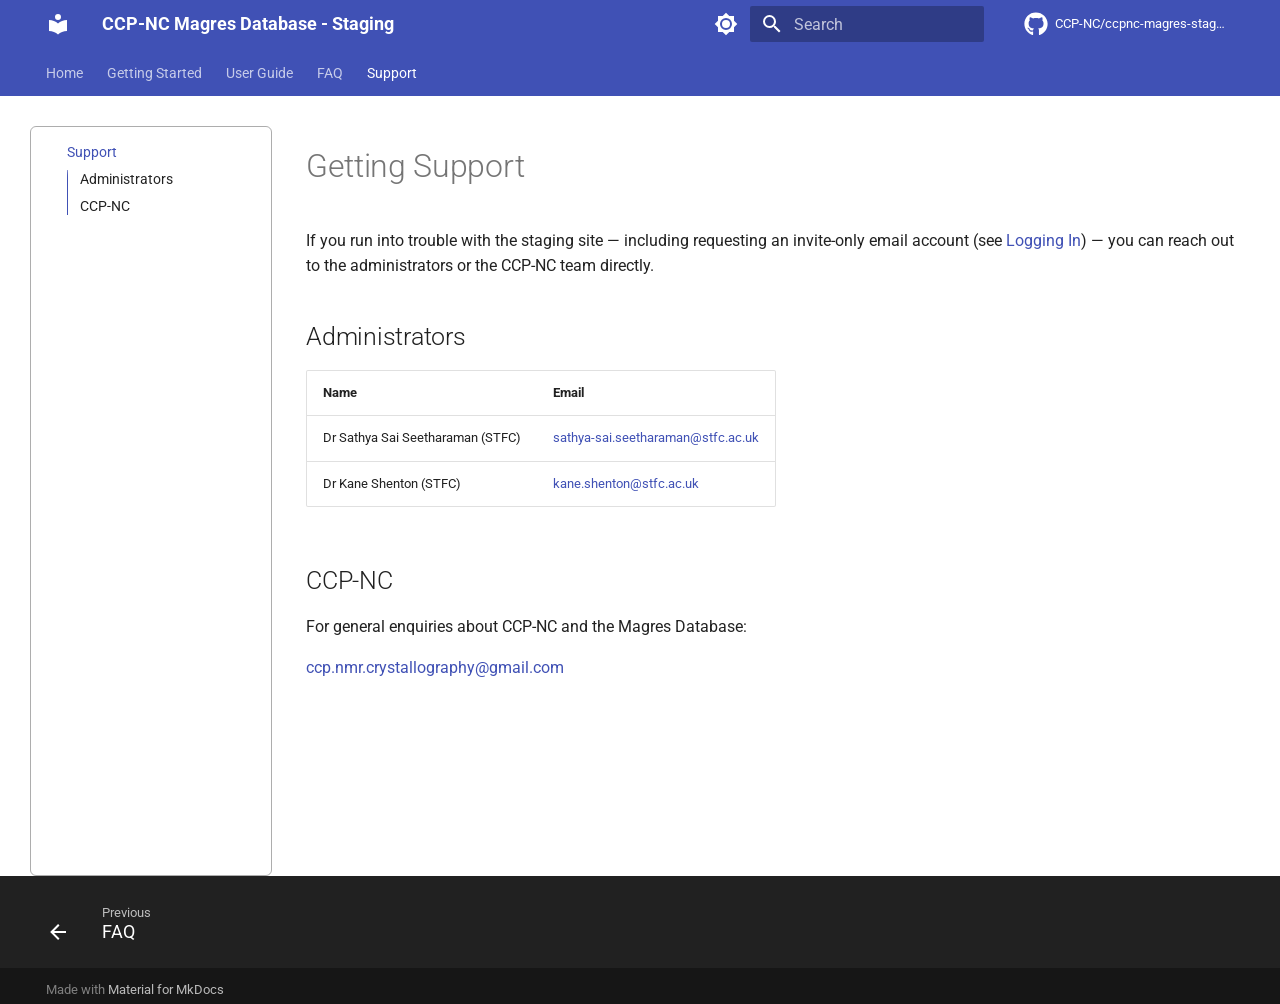
<file: reference/support/index.html>
<!doctype html>
<html lang="en" class="no-js">
  <head>
    
      <meta charset="utf-8">
      <meta name="viewport" content="width=device-width,initial-scale=1">
      
        <meta name="description" content="User documentation for the CCP-NC Magres Database staging deployment (NOMAD Oasis)">
      
      
      
        <link rel="canonical" href="https://ccp-nc.github.io/ccpnc-magres-staging-docs/reference/support/">
      
      
        <link rel="prev" href="../faq/">
      
      
      
        
      
      
      <link rel="icon" href="../../assets/images/favicon.png">
      <meta name="generator" content="mkdocs-1.6.1, mkdocs-material-9.7.7">
    
    
      
        <title>Support - CCP-NC Magres Database - Staging</title>
      
    
    
      <link rel="stylesheet" href="../../assets/stylesheets/main.ec1eaa64.min.css">
      
        
        <link rel="stylesheet" href="../../assets/stylesheets/palette.ab4e12ef.min.css">
      
      


    
    
      
    
    
      
        
        
        <link rel="preconnect" href="https://fonts.gstatic.com" crossorigin>
        <link rel="stylesheet" href="https://fonts.googleapis.com/css?family=Roboto:300,300i,400,400i,700,700i%7CRoboto+Mono:400,400i,700,700i&display=fallback">
        <style>:root{--md-text-font:"Roboto";--md-code-font:"Roboto Mono"}</style>
      
    
    
      <link rel="stylesheet" href="../../assets/stylesheets/extra.css">
    
    <script>__md_scope=new URL("../..",location),__md_hash=e=>[...e].reduce(((e,_)=>(e<<5)-e+_.charCodeAt(0)),0),__md_get=(e,_=localStorage,t=__md_scope)=>JSON.parse(_.getItem(t.pathname+"."+e)),__md_set=(e,_,t=localStorage,a=__md_scope)=>{try{t.setItem(a.pathname+"."+e,JSON.stringify(_))}catch(e){}}</script>
    
      

    
    
  </head>
  
  
    
    
      
    
    
    
    
    <body dir="ltr" data-md-color-scheme="default" data-md-color-primary="indigo" data-md-color-accent="indigo">
  
    
    <input class="md-toggle" data-md-toggle="drawer" type="checkbox" id="__drawer" autocomplete="off">
    <input class="md-toggle" data-md-toggle="search" type="checkbox" id="__search" autocomplete="off">
    <label class="md-overlay" for="__drawer"></label>
    <div data-md-component="skip">
      
        
        <a href="#getting-support" class="md-skip">
          Skip to content
        </a>
      
    </div>
    <div data-md-component="announce">
      
    </div>
    
    
      

<header class="md-header" data-md-component="header">
  <nav class="md-header__inner md-grid" aria-label="Header">
    <a href="../.." title="CCP-NC Magres Database - Staging" class="md-header__button md-logo" aria-label="CCP-NC Magres Database - Staging" data-md-component="logo">
      
  
  <svg xmlns="http://www.w3.org/2000/svg" viewBox="0 0 24 24"><path d="M12 8a3 3 0 0 0 3-3 3 3 0 0 0-3-3 3 3 0 0 0-3 3 3 3 0 0 0 3 3m0 3.54C9.64 9.35 6.5 8 3 8v11c3.5 0 6.64 1.35 9 3.54 2.36-2.19 5.5-3.54 9-3.54V8c-3.5 0-6.64 1.35-9 3.54"/></svg>

    </a>
    <label class="md-header__button md-icon" for="__drawer">
      
      <svg xmlns="http://www.w3.org/2000/svg" viewBox="0 0 24 24"><path d="M3 6h18v2H3zm0 5h18v2H3zm0 5h18v2H3z"/></svg>
    </label>
    <div class="md-header__title" data-md-component="header-title">
      <div class="md-header__ellipsis">
        <div class="md-header__topic">
          <span class="md-ellipsis">
            CCP-NC Magres Database - Staging
          </span>
        </div>
        <div class="md-header__topic" data-md-component="header-topic">
          <span class="md-ellipsis">
            
              Support
            
          </span>
        </div>
      </div>
    </div>
    
      
        <form class="md-header__option" data-md-component="palette">
  
    
    
    
    <input class="md-option" data-md-color-media="(prefers-color-scheme: light)" data-md-color-scheme="default" data-md-color-primary="indigo" data-md-color-accent="indigo"  aria-label="Switch to dark mode"  type="radio" name="__palette" id="__palette_0">
    
      <label class="md-header__button md-icon" title="Switch to dark mode" for="__palette_1" hidden>
        <svg xmlns="http://www.w3.org/2000/svg" viewBox="0 0 24 24"><path d="M12 8a4 4 0 0 0-4 4 4 4 0 0 0 4 4 4 4 0 0 0 4-4 4 4 0 0 0-4-4m0 10a6 6 0 0 1-6-6 6 6 0 0 1 6-6 6 6 0 0 1 6 6 6 6 0 0 1-6 6m8-9.31V4h-4.69L12 .69 8.69 4H4v4.69L.69 12 4 15.31V20h4.69L12 23.31 15.31 20H20v-4.69L23.31 12z"/></svg>
      </label>
    
  
    
    
    
    <input class="md-option" data-md-color-media="(prefers-color-scheme: dark)" data-md-color-scheme="slate" data-md-color-primary="indigo" data-md-color-accent="indigo"  aria-label="Switch to light mode"  type="radio" name="__palette" id="__palette_1">
    
      <label class="md-header__button md-icon" title="Switch to light mode" for="__palette_0" hidden>
        <svg xmlns="http://www.w3.org/2000/svg" viewBox="0 0 24 24"><path d="M12 18c-.89 0-1.74-.2-2.5-.55C11.56 16.5 13 14.42 13 12s-1.44-4.5-3.5-5.45C10.26 6.2 11.11 6 12 6a6 6 0 0 1 6 6 6 6 0 0 1-6 6m8-9.31V4h-4.69L12 .69 8.69 4H4v4.69L.69 12 4 15.31V20h4.69L12 23.31 15.31 20H20v-4.69L23.31 12z"/></svg>
      </label>
    
  
</form>
      
    
    
      <script>var palette=__md_get("__palette");if(palette&&palette.color){if("(prefers-color-scheme)"===palette.color.media){var media=matchMedia("(prefers-color-scheme: light)"),input=document.querySelector(media.matches?"[data-md-color-media='(prefers-color-scheme: light)']":"[data-md-color-media='(prefers-color-scheme: dark)']");palette.color.media=input.getAttribute("data-md-color-media"),palette.color.scheme=input.getAttribute("data-md-color-scheme"),palette.color.primary=input.getAttribute("data-md-color-primary"),palette.color.accent=input.getAttribute("data-md-color-accent")}for(var[key,value]of Object.entries(palette.color))document.body.setAttribute("data-md-color-"+key,value)}</script>
    
    
    
      
      
        <label class="md-header__button md-icon" for="__search">
          
          <svg xmlns="http://www.w3.org/2000/svg" viewBox="0 0 24 24"><path d="M9.5 3A6.5 6.5 0 0 1 16 9.5c0 1.61-.59 3.09-1.56 4.23l.27.27h.79l5 5-1.5 1.5-5-5v-.79l-.27-.27A6.52 6.52 0 0 1 9.5 16 6.5 6.5 0 0 1 3 9.5 6.5 6.5 0 0 1 9.5 3m0 2C7 5 5 7 5 9.5S7 14 9.5 14 14 12 14 9.5 12 5 9.5 5"/></svg>
        </label>
        <div class="md-search" data-md-component="search" role="dialog">
  <label class="md-search__overlay" for="__search"></label>
  <div class="md-search__inner" role="search">
    <form class="md-search__form" name="search">
      <input type="text" class="md-search__input" name="query" aria-label="Search" placeholder="Search" autocapitalize="off" autocorrect="off" autocomplete="off" spellcheck="false" data-md-component="search-query" required>
      <label class="md-search__icon md-icon" for="__search">
        
        <svg xmlns="http://www.w3.org/2000/svg" viewBox="0 0 24 24"><path d="M9.5 3A6.5 6.5 0 0 1 16 9.5c0 1.61-.59 3.09-1.56 4.23l.27.27h.79l5 5-1.5 1.5-5-5v-.79l-.27-.27A6.52 6.52 0 0 1 9.5 16 6.5 6.5 0 0 1 3 9.5 6.5 6.5 0 0 1 9.5 3m0 2C7 5 5 7 5 9.5S7 14 9.5 14 14 12 14 9.5 12 5 9.5 5"/></svg>
        
        <svg xmlns="http://www.w3.org/2000/svg" viewBox="0 0 24 24"><path d="M20 11v2H8l5.5 5.5-1.42 1.42L4.16 12l7.92-7.92L13.5 5.5 8 11z"/></svg>
      </label>
      <nav class="md-search__options" aria-label="Search">
        
        <button type="reset" class="md-search__icon md-icon" title="Clear" aria-label="Clear" tabindex="-1">
          
          <svg xmlns="http://www.w3.org/2000/svg" viewBox="0 0 24 24"><path d="M19 6.41 17.59 5 12 10.59 6.41 5 5 6.41 10.59 12 5 17.59 6.41 19 12 13.41 17.59 19 19 17.59 13.41 12z"/></svg>
        </button>
      </nav>
      
        <div class="md-search__suggest" data-md-component="search-suggest"></div>
      
    </form>
    <div class="md-search__output">
      <div class="md-search__scrollwrap" tabindex="0" data-md-scrollfix>
        <div class="md-search-result" data-md-component="search-result">
          <div class="md-search-result__meta">
            Initializing search
          </div>
          <ol class="md-search-result__list" role="presentation"></ol>
        </div>
      </div>
    </div>
  </div>
</div>
      
    
    
      <div class="md-header__source">
        <a href="https://github.com/CCP-NC/ccpnc-magres-staging-docs" title="Go to repository" class="md-source" data-md-component="source">
  <div class="md-source__icon md-icon">
    
    <svg xmlns="http://www.w3.org/2000/svg" viewBox="0 0 512 512"><!--! Font Awesome Free 7.1.0 by @fontawesome - https://fontawesome.com License - https://fontawesome.com/license/free (Icons: CC BY 4.0, Fonts: SIL OFL 1.1, Code: MIT License) Copyright 2025 Fonticons, Inc.--><path d="M173.9 397.4c0 2-2.3 3.6-5.2 3.6-3.3.3-5.6-1.3-5.6-3.6 0-2 2.3-3.6 5.2-3.6 3-.3 5.6 1.3 5.6 3.6m-31.1-4.5c-.7 2 1.3 4.3 4.3 4.9 2.6 1 5.6 0 6.2-2s-1.3-4.3-4.3-5.2c-2.6-.7-5.5.3-6.2 2.3m44.2-1.7c-2.9.7-4.9 2.6-4.6 4.9.3 2 2.9 3.3 5.9 2.6 2.9-.7 4.9-2.6 4.6-4.6-.3-1.9-3-3.2-5.9-2.9M252.8 8C114.1 8 8 113.3 8 252c0 110.9 69.8 205.8 169.5 239.2 12.8 2.3 17.3-5.6 17.3-12.1 0-6.2-.3-40.4-.3-61.4 0 0-70 15-84.7-29.8 0 0-11.4-29.1-27.8-36.6 0 0-22.9-15.7 1.6-15.4 0 0 24.9 2 38.6 25.8 21.9 38.6 58.6 27.5 72.9 20.9 2.3-16 8.8-27.1 16-33.7-55.9-6.2-112.3-14.3-112.3-110.5 0-27.5 7.6-41.3 23.6-58.9-2.6-6.5-11.1-33.3 2.6-67.9 20.9-6.5 69 27 69 27 20-5.6 41.5-8.5 62.8-8.5s42.8 2.9 62.8 8.5c0 0 48.1-33.6 69-27 13.7 34.7 5.2 61.4 2.6 67.9 16 17.7 25.8 31.5 25.8 58.9 0 96.5-58.9 104.2-114.8 110.5 9.2 7.9 17 22.9 17 46.4 0 33.7-.3 75.4-.3 83.6 0 6.5 4.6 14.4 17.3 12.1C436.2 457.8 504 362.9 504 252 504 113.3 391.5 8 252.8 8M105.2 352.9c-1.3 1-1 3.3.7 5.2 1.6 1.6 3.9 2.3 5.2 1 1.3-1 1-3.3-.7-5.2-1.6-1.6-3.9-2.3-5.2-1m-10.8-8.1c-.7 1.3.3 2.9 2.3 3.9 1.6 1 3.6.7 4.3-.7.7-1.3-.3-2.9-2.3-3.9-2-.6-3.6-.3-4.3.7m32.4 35.6c-1.6 1.3-1 4.3 1.3 6.2 2.3 2.3 5.2 2.6 6.5 1 1.3-1.3.7-4.3-1.3-6.2-2.2-2.3-5.2-2.6-6.5-1m-11.4-14.7c-1.6 1-1.6 3.6 0 5.9s4.3 3.3 5.6 2.3c1.6-1.3 1.6-3.9 0-6.2-1.4-2.3-4-3.3-5.6-2"/></svg>
  </div>
  <div class="md-source__repository">
    CCP-NC/ccpnc-magres-staging-docs
  </div>
</a>
      </div>
    
  </nav>
  
</header>
    
    <div class="md-container" data-md-component="container">
      
      
        
          
            
<nav class="md-tabs" aria-label="Tabs" data-md-component="tabs">
  <div class="md-grid">
    <ul class="md-tabs__list">
      
        
  
  
  
  
    <li class="md-tabs__item">
      <a href="../.." class="md-tabs__link">
        
  
  
    
  
  Home

      </a>
    </li>
  

      
        
  
  
  
  
    <li class="md-tabs__item">
      <a href="../../getting-started/" class="md-tabs__link">
        
  
  
    
  
  Getting Started

      </a>
    </li>
  

      
        
  
  
  
  
    
    
      <li class="md-tabs__item">
        <a href="../../user-guide/search/" class="md-tabs__link">
          
  
  
  User Guide

        </a>
      </li>
    
  

      
        
  
  
  
  
    <li class="md-tabs__item">
      <a href="../faq/" class="md-tabs__link">
        
  
  
    
  
  FAQ

      </a>
    </li>
  

      
        
  
  
  
    
  
  
    <li class="md-tabs__item md-tabs__item--active">
      <a href="./" class="md-tabs__link">
        
  
  
    
  
  Support

      </a>
    </li>
  

      
    </ul>
  </div>
</nav>
          
        
      
      <main class="md-main" data-md-component="main">
        <div class="md-main__inner md-grid">
          
            
              
              <div class="md-sidebar md-sidebar--primary" data-md-component="sidebar" data-md-type="navigation" >
                <div class="md-sidebar__scrollwrap">
                  <div class="md-sidebar__inner">
                    


  


  

<nav class="md-nav md-nav--primary md-nav--lifted md-nav--integrated" aria-label="Navigation" data-md-level="0">
  <label class="md-nav__title" for="__drawer">
    <a href="../.." title="CCP-NC Magres Database - Staging" class="md-nav__button md-logo" aria-label="CCP-NC Magres Database - Staging" data-md-component="logo">
      
  
  <svg xmlns="http://www.w3.org/2000/svg" viewBox="0 0 24 24"><path d="M12 8a3 3 0 0 0 3-3 3 3 0 0 0-3-3 3 3 0 0 0-3 3 3 3 0 0 0 3 3m0 3.54C9.64 9.35 6.5 8 3 8v11c3.5 0 6.64 1.35 9 3.54 2.36-2.19 5.5-3.54 9-3.54V8c-3.5 0-6.64 1.35-9 3.54"/></svg>

    </a>
    CCP-NC Magres Database - Staging
  </label>
  
    <div class="md-nav__source">
      <a href="https://github.com/CCP-NC/ccpnc-magres-staging-docs" title="Go to repository" class="md-source" data-md-component="source">
  <div class="md-source__icon md-icon">
    
    <svg xmlns="http://www.w3.org/2000/svg" viewBox="0 0 512 512"><!--! Font Awesome Free 7.1.0 by @fontawesome - https://fontawesome.com License - https://fontawesome.com/license/free (Icons: CC BY 4.0, Fonts: SIL OFL 1.1, Code: MIT License) Copyright 2025 Fonticons, Inc.--><path d="M173.9 397.4c0 2-2.3 3.6-5.2 3.6-3.3.3-5.6-1.3-5.6-3.6 0-2 2.3-3.6 5.2-3.6 3-.3 5.6 1.3 5.6 3.6m-31.1-4.5c-.7 2 1.3 4.3 4.3 4.9 2.6 1 5.6 0 6.2-2s-1.3-4.3-4.3-5.2c-2.6-.7-5.5.3-6.2 2.3m44.2-1.7c-2.9.7-4.9 2.6-4.6 4.9.3 2 2.9 3.3 5.9 2.6 2.9-.7 4.9-2.6 4.6-4.6-.3-1.9-3-3.2-5.9-2.9M252.8 8C114.1 8 8 113.3 8 252c0 110.9 69.8 205.8 169.5 239.2 12.8 2.3 17.3-5.6 17.3-12.1 0-6.2-.3-40.4-.3-61.4 0 0-70 15-84.7-29.8 0 0-11.4-29.1-27.8-36.6 0 0-22.9-15.7 1.6-15.4 0 0 24.9 2 38.6 25.8 21.9 38.6 58.6 27.5 72.9 20.9 2.3-16 8.8-27.1 16-33.7-55.9-6.2-112.3-14.3-112.3-110.5 0-27.5 7.6-41.3 23.6-58.9-2.6-6.5-11.1-33.3 2.6-67.9 20.9-6.5 69 27 69 27 20-5.6 41.5-8.5 62.8-8.5s42.8 2.9 62.8 8.5c0 0 48.1-33.6 69-27 13.7 34.7 5.2 61.4 2.6 67.9 16 17.7 25.8 31.5 25.8 58.9 0 96.5-58.9 104.2-114.8 110.5 9.2 7.9 17 22.9 17 46.4 0 33.7-.3 75.4-.3 83.6 0 6.5 4.6 14.4 17.3 12.1C436.2 457.8 504 362.9 504 252 504 113.3 391.5 8 252.8 8M105.2 352.9c-1.3 1-1 3.3.7 5.2 1.6 1.6 3.9 2.3 5.2 1 1.3-1 1-3.3-.7-5.2-1.6-1.6-3.9-2.3-5.2-1m-10.8-8.1c-.7 1.3.3 2.9 2.3 3.9 1.6 1 3.6.7 4.3-.7.7-1.3-.3-2.9-2.3-3.9-2-.6-3.6-.3-4.3.7m32.4 35.6c-1.6 1.3-1 4.3 1.3 6.2 2.3 2.3 5.2 2.6 6.5 1 1.3-1.3.7-4.3-1.3-6.2-2.2-2.3-5.2-2.6-6.5-1m-11.4-14.7c-1.6 1-1.6 3.6 0 5.9s4.3 3.3 5.6 2.3c1.6-1.3 1.6-3.9 0-6.2-1.4-2.3-4-3.3-5.6-2"/></svg>
  </div>
  <div class="md-source__repository">
    CCP-NC/ccpnc-magres-staging-docs
  </div>
</a>
    </div>
  
  <ul class="md-nav__list" data-md-scrollfix>
    
      
      
  
  
  
  
    <li class="md-nav__item">
      <a href="../.." class="md-nav__link">
        
  
  
  <span class="md-ellipsis">
    
  
    Home
  

    
  </span>
  
  

      </a>
    </li>
  

    
      
      
  
  
  
  
    <li class="md-nav__item">
      <a href="../../getting-started/" class="md-nav__link">
        
  
  
  <span class="md-ellipsis">
    
  
    Getting Started
  

    
  </span>
  
  

      </a>
    </li>
  

    
      
      
  
  
  
  
    
    
    
    
      
      
    
    
    <li class="md-nav__item md-nav__item--nested">
      
        
        
        <input class="md-nav__toggle md-toggle " type="checkbox" id="__nav_3" >
        
          
          <label class="md-nav__link" for="__nav_3" id="__nav_3_label" tabindex="0">
            
  
  
  <span class="md-ellipsis">
    
  
    User Guide
  

    
  </span>
  
  

            <span class="md-nav__icon md-icon"></span>
          </label>
        
        <nav class="md-nav" data-md-level="1" aria-labelledby="__nav_3_label" aria-expanded="false">
          <label class="md-nav__title" for="__nav_3">
            <span class="md-nav__icon md-icon"></span>
            
  
    User Guide
  

          </label>
          <ul class="md-nav__list" data-md-scrollfix>
            
              
                
  
  
  
  
    <li class="md-nav__item">
      <a href="../../user-guide/search/" class="md-nav__link">
        
  
  
  <span class="md-ellipsis">
    
  
    Searching the Database
  

    
  </span>
  
  

      </a>
    </li>
  

              
            
              
                
  
  
  
  
    <li class="md-nav__item">
      <a href="../../user-guide/results/" class="md-nav__link">
        
  
  
  <span class="md-ellipsis">
    
  
    Viewing Results
  

    
  </span>
  
  

      </a>
    </li>
  

              
            
              
                
  
  
  
  
    <li class="md-nav__item">
      <a href="../../user-guide/upload/" class="md-nav__link">
        
  
  
  <span class="md-ellipsis">
    
  
    Uploading Data
  

    
  </span>
  
  

      </a>
    </li>
  

              
            
              
                
  
  
  
  
    <li class="md-nav__item">
      <a href="../../user-guide/datasets/" class="md-nav__link">
        
  
  
  <span class="md-ellipsis">
    
  
    Datasets
  

    
  </span>
  
  

      </a>
    </li>
  

              
            
          </ul>
        </nav>
      
    </li>
  

    
      
      
  
  
  
  
    <li class="md-nav__item">
      <a href="../faq/" class="md-nav__link">
        
  
  
  <span class="md-ellipsis">
    
  
    FAQ
  

    
  </span>
  
  

      </a>
    </li>
  

    
      
      
  
  
    
  
  
  
    <li class="md-nav__item md-nav__item--active">
      
      <input class="md-nav__toggle md-toggle" type="checkbox" id="__toc">
      
      
        
      
      
        <label class="md-nav__link md-nav__link--active" for="__toc">
          
  
  
  <span class="md-ellipsis">
    
  
    Support
  

    
  </span>
  
  

          <span class="md-nav__icon md-icon"></span>
        </label>
      
      <a href="./" class="md-nav__link md-nav__link--active">
        
  
  
  <span class="md-ellipsis">
    
  
    Support
  

    
  </span>
  
  

      </a>
      
        

<nav class="md-nav md-nav--secondary" aria-label="Table of contents">
  
  
  
    
  
  
    <label class="md-nav__title" for="__toc">
      <span class="md-nav__icon md-icon"></span>
      Table of contents
    </label>
    <ul class="md-nav__list" data-md-component="toc" data-md-scrollfix>
      
        <li class="md-nav__item">
  <a href="#administrators" class="md-nav__link">
    <span class="md-ellipsis">
      
        Administrators
      
    </span>
  </a>
  
</li>
      
        <li class="md-nav__item">
  <a href="#ccp-nc" class="md-nav__link">
    <span class="md-ellipsis">
      
        CCP-NC
      
    </span>
  </a>
  
</li>
      
    </ul>
  
</nav>
      
    </li>
  

    
  </ul>
</nav>
                  </div>
                </div>
              </div>
            
            
          
          
            <div class="md-content" data-md-component="content">
              
              <article class="md-content__inner md-typeset">
                
                  


  
  


<h1 id="getting-support">Getting Support<a class="headerlink" href="#getting-support" title="Permanent link">&para;</a></h1>
<p>If you run into trouble with the staging site — including requesting an invite-only email account (see <a href="../../getting-started/#authentication">Logging In</a>) — you can reach out to the administrators or the CCP-NC team directly.</p>
<h2 id="administrators">Administrators<a class="headerlink" href="#administrators" title="Permanent link">&para;</a></h2>
<table>
<thead>
<tr>
<th>Name</th>
<th>Email</th>
</tr>
</thead>
<tbody>
<tr>
<td>Dr Sathya Sai Seetharaman (STFC)</td>
<td><a href="mailto:sathya-sai.seetharaman@stfc.ac.uk">sathya-sai.seetharaman@stfc.ac.uk</a></td>
</tr>
<tr>
<td>Dr Kane Shenton (STFC)</td>
<td><a href="mailto:kane.shenton@stfc.ac.uk">kane.shenton@stfc.ac.uk</a></td>
</tr>
</tbody>
</table>
<h2 id="ccp-nc">CCP-NC<a class="headerlink" href="#ccp-nc" title="Permanent link">&para;</a></h2>
<p>For general enquiries about CCP-NC and the Magres Database:</p>
<p><a href="mailto:ccp.nmr.crystallography@gmail.com">ccp.nmr.crystallography@gmail.com</a></p>












                
              </article>
            </div>
          
          
  <script>var tabs=__md_get("__tabs");if(Array.isArray(tabs))e:for(var set of document.querySelectorAll(".tabbed-set")){var labels=set.querySelector(".tabbed-labels");for(var tab of tabs)for(var label of labels.getElementsByTagName("label"))if(label.innerText.trim()===tab){var input=document.getElementById(label.htmlFor);input.checked=!0;continue e}}</script>

<script>var target=document.getElementById(location.hash.slice(1));target&&target.name&&(target.checked=target.name.startsWith("__tabbed_"))</script>
        </div>
        
          <button type="button" class="md-top md-icon" data-md-component="top" hidden>
  
  <svg xmlns="http://www.w3.org/2000/svg" viewBox="0 0 24 24"><path d="M13 20h-2V8l-5.5 5.5-1.42-1.42L12 4.16l7.92 7.92-1.42 1.42L13 8z"/></svg>
  Back to top
</button>
        
      </main>
      
        <footer class="md-footer">
  
    
      
      <nav class="md-footer__inner md-grid" aria-label="Footer" >
        
          
          <a href="../faq/" class="md-footer__link md-footer__link--prev" aria-label="Previous: FAQ">
            <div class="md-footer__button md-icon">
              
              <svg xmlns="http://www.w3.org/2000/svg" viewBox="0 0 24 24"><path d="M20 11v2H8l5.5 5.5-1.42 1.42L4.16 12l7.92-7.92L13.5 5.5 8 11z"/></svg>
            </div>
            <div class="md-footer__title">
              <span class="md-footer__direction">
                Previous
              </span>
              <div class="md-ellipsis">
                FAQ
              </div>
            </div>
          </a>
        
        
      </nav>
    
  
  <div class="md-footer-meta md-typeset">
    <div class="md-footer-meta__inner md-grid">
      <div class="md-copyright">
  
  
    Made with
    <a href="https://squidfunk.github.io/mkdocs-material/" target="_blank" rel="noopener">
      Material for MkDocs
    </a>
  
</div>
      
    </div>
  </div>
</footer>
      
    </div>
    <div class="md-dialog" data-md-component="dialog">
      <div class="md-dialog__inner md-typeset"></div>
    </div>
    
    
    
      
      
      <script id="__config" type="application/json">{"annotate": null, "base": "../..", "features": ["navigation.tabs", "navigation.top", "navigation.footer", "search.suggest", "search.highlight", "content.code.copy", "content.tabs.link", "toc.follow", "toc.integrate"], "search": "../../assets/javascripts/workers/search.2c215733.min.js", "tags": null, "translations": {"clipboard.copied": "Copied to clipboard", "clipboard.copy": "Copy to clipboard", "search.result.more.one": "1 more on this page", "search.result.more.other": "# more on this page", "search.result.none": "No matching documents", "search.result.one": "1 matching document", "search.result.other": "# matching documents", "search.result.placeholder": "Type to start searching", "search.result.term.missing": "Missing", "select.version": "Select version"}, "version": null}</script>
    
    
      <script src="../../assets/javascripts/bundle.d7400e89.min.js"></script>
      
    
  </body>
</html>
</file>
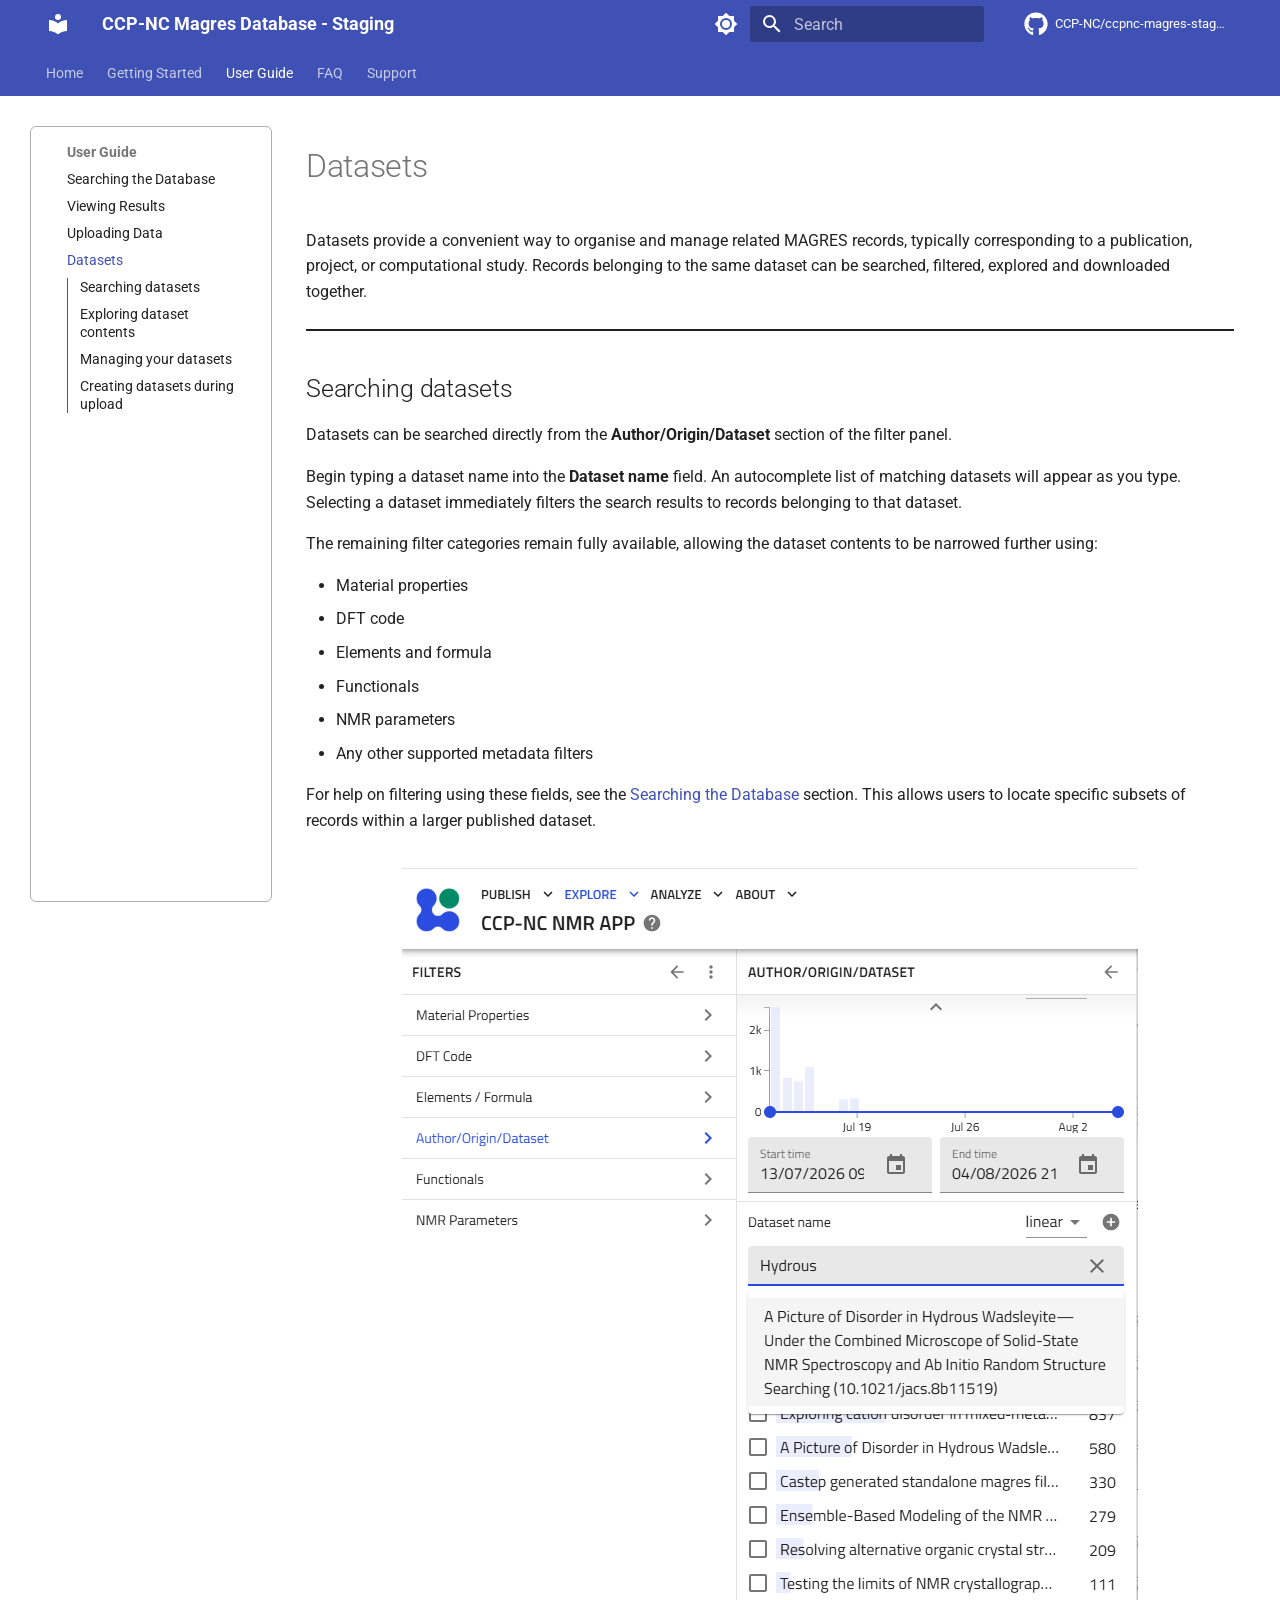
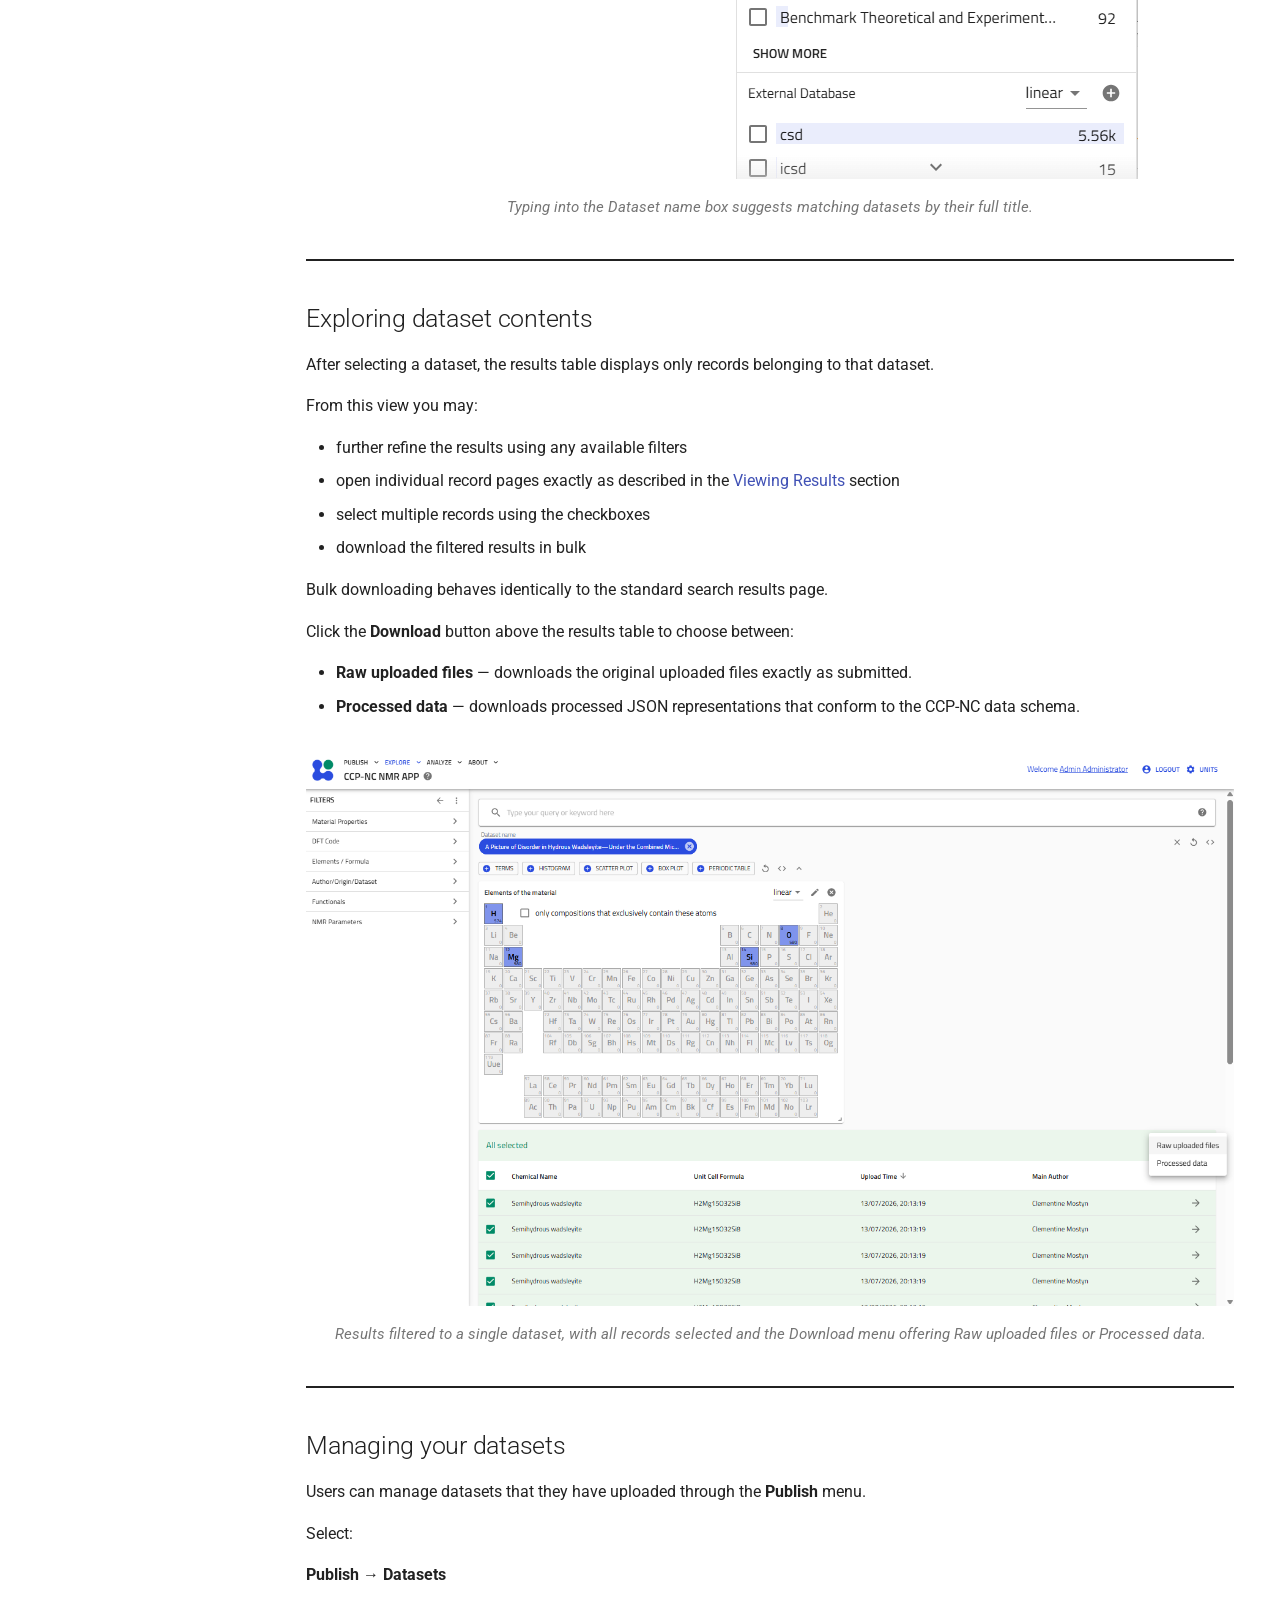
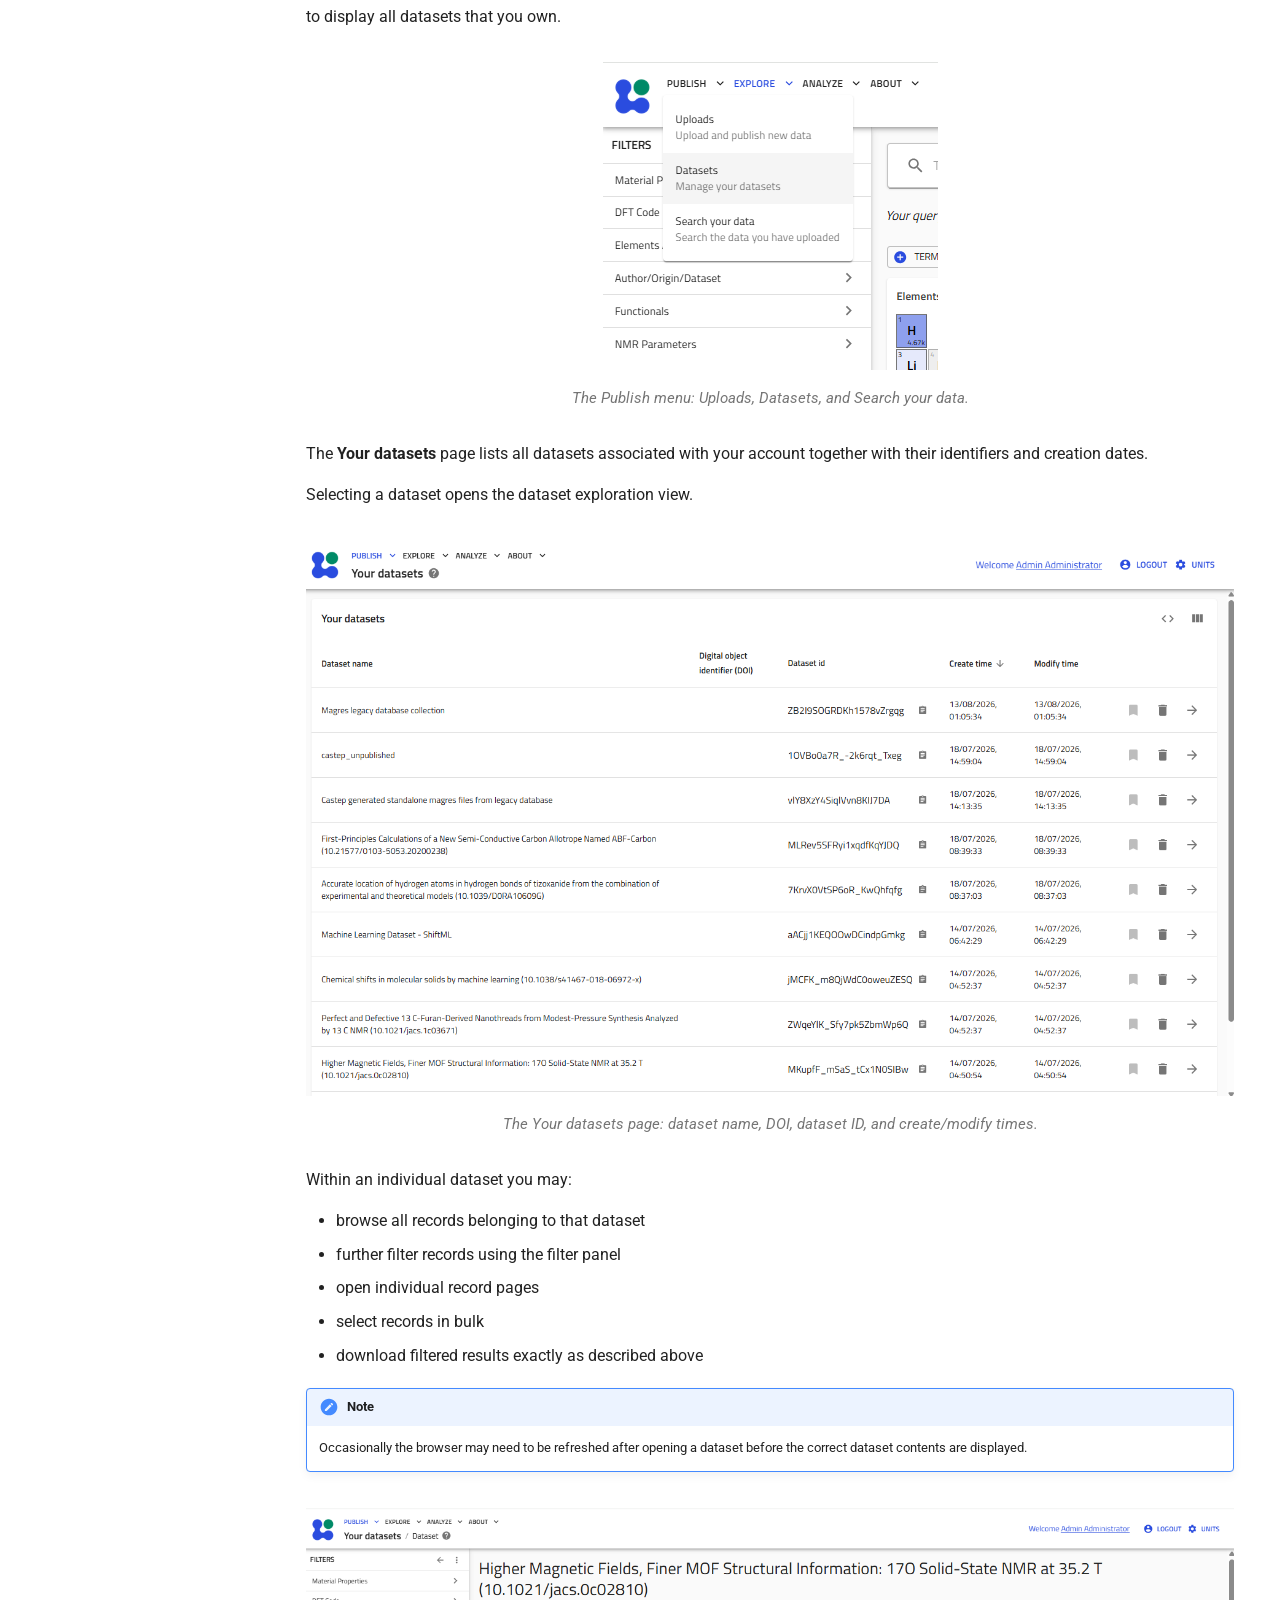
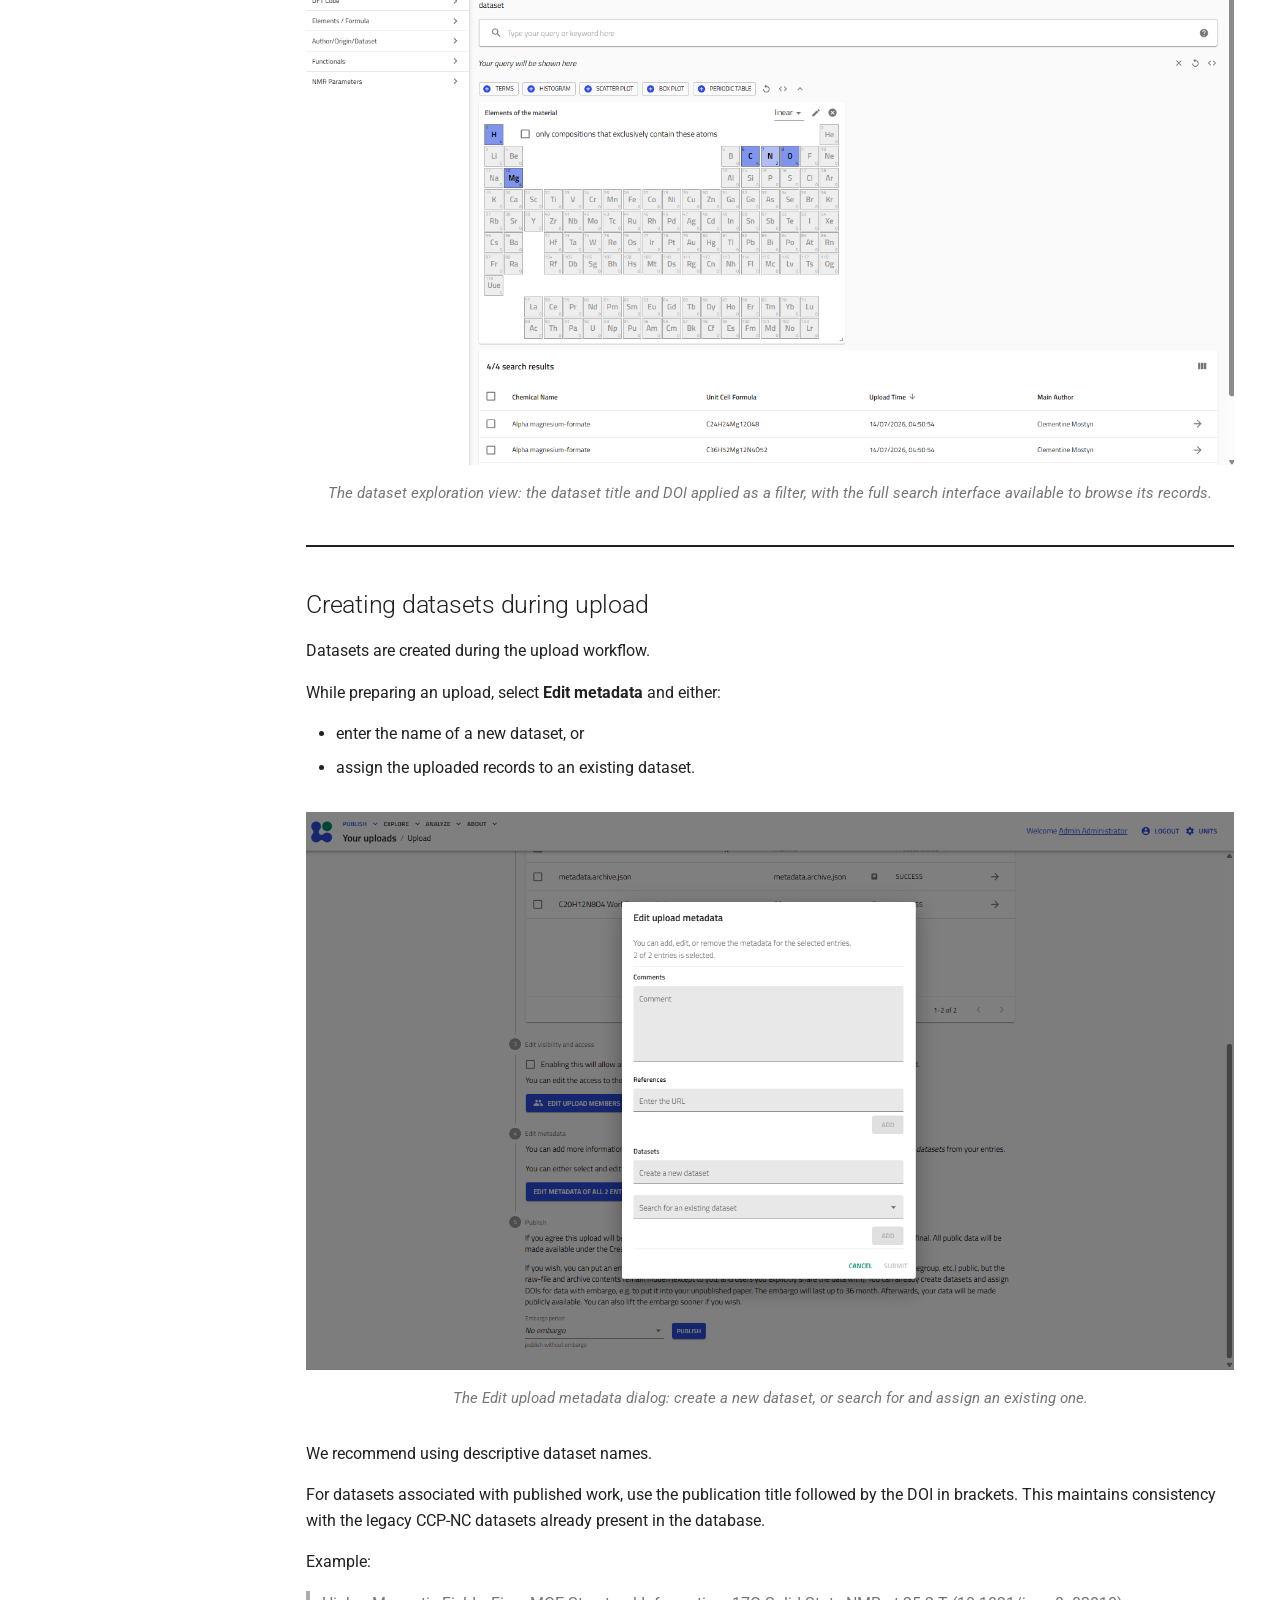
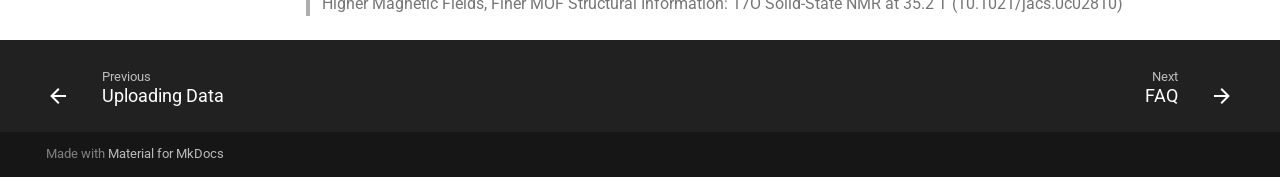
<file: user-guide/datasets/index.html>
<!doctype html>
<html lang="en" class="no-js">
  <head>
    
      <meta charset="utf-8">
      <meta name="viewport" content="width=device-width,initial-scale=1">
      
        <meta name="description" content="User documentation for the CCP-NC Magres Database staging deployment (NOMAD Oasis)">
      
      
      
        <link rel="canonical" href="https://ccp-nc.github.io/ccpnc-magres-staging-docs/user-guide/datasets/">
      
      
        <link rel="prev" href="../upload/">
      
      
        <link rel="next" href="../../reference/faq/">
      
      
        
      
      
      <link rel="icon" href="../../assets/images/favicon.png">
      <meta name="generator" content="mkdocs-1.6.1, mkdocs-material-9.7.7">
    
    
      
        <title>Datasets - CCP-NC Magres Database - Staging</title>
      
    
    
      <link rel="stylesheet" href="../../assets/stylesheets/main.ec1eaa64.min.css">
      
        
        <link rel="stylesheet" href="../../assets/stylesheets/palette.ab4e12ef.min.css">
      
      


    
    
      
    
    
      
        
        
        <link rel="preconnect" href="https://fonts.gstatic.com" crossorigin>
        <link rel="stylesheet" href="https://fonts.googleapis.com/css?family=Roboto:300,300i,400,400i,700,700i%7CRoboto+Mono:400,400i,700,700i&display=fallback">
        <style>:root{--md-text-font:"Roboto";--md-code-font:"Roboto Mono"}</style>
      
    
    
      <link rel="stylesheet" href="../../assets/stylesheets/extra.css">
    
    <script>__md_scope=new URL("../..",location),__md_hash=e=>[...e].reduce(((e,_)=>(e<<5)-e+_.charCodeAt(0)),0),__md_get=(e,_=localStorage,t=__md_scope)=>JSON.parse(_.getItem(t.pathname+"."+e)),__md_set=(e,_,t=localStorage,a=__md_scope)=>{try{t.setItem(a.pathname+"."+e,JSON.stringify(_))}catch(e){}}</script>
    
      

    
    
  </head>
  
  
    
    
      
    
    
    
    
    <body dir="ltr" data-md-color-scheme="default" data-md-color-primary="indigo" data-md-color-accent="indigo">
  
    
    <input class="md-toggle" data-md-toggle="drawer" type="checkbox" id="__drawer" autocomplete="off">
    <input class="md-toggle" data-md-toggle="search" type="checkbox" id="__search" autocomplete="off">
    <label class="md-overlay" for="__drawer"></label>
    <div data-md-component="skip">
      
        
        <a href="#datasets" class="md-skip">
          Skip to content
        </a>
      
    </div>
    <div data-md-component="announce">
      
    </div>
    
    
      

<header class="md-header" data-md-component="header">
  <nav class="md-header__inner md-grid" aria-label="Header">
    <a href="../.." title="CCP-NC Magres Database - Staging" class="md-header__button md-logo" aria-label="CCP-NC Magres Database - Staging" data-md-component="logo">
      
  
  <svg xmlns="http://www.w3.org/2000/svg" viewBox="0 0 24 24"><path d="M12 8a3 3 0 0 0 3-3 3 3 0 0 0-3-3 3 3 0 0 0-3 3 3 3 0 0 0 3 3m0 3.54C9.64 9.35 6.5 8 3 8v11c3.5 0 6.64 1.35 9 3.54 2.36-2.19 5.5-3.54 9-3.54V8c-3.5 0-6.64 1.35-9 3.54"/></svg>

    </a>
    <label class="md-header__button md-icon" for="__drawer">
      
      <svg xmlns="http://www.w3.org/2000/svg" viewBox="0 0 24 24"><path d="M3 6h18v2H3zm0 5h18v2H3zm0 5h18v2H3z"/></svg>
    </label>
    <div class="md-header__title" data-md-component="header-title">
      <div class="md-header__ellipsis">
        <div class="md-header__topic">
          <span class="md-ellipsis">
            CCP-NC Magres Database - Staging
          </span>
        </div>
        <div class="md-header__topic" data-md-component="header-topic">
          <span class="md-ellipsis">
            
              Datasets
            
          </span>
        </div>
      </div>
    </div>
    
      
        <form class="md-header__option" data-md-component="palette">
  
    
    
    
    <input class="md-option" data-md-color-media="(prefers-color-scheme: light)" data-md-color-scheme="default" data-md-color-primary="indigo" data-md-color-accent="indigo"  aria-label="Switch to dark mode"  type="radio" name="__palette" id="__palette_0">
    
      <label class="md-header__button md-icon" title="Switch to dark mode" for="__palette_1" hidden>
        <svg xmlns="http://www.w3.org/2000/svg" viewBox="0 0 24 24"><path d="M12 8a4 4 0 0 0-4 4 4 4 0 0 0 4 4 4 4 0 0 0 4-4 4 4 0 0 0-4-4m0 10a6 6 0 0 1-6-6 6 6 0 0 1 6-6 6 6 0 0 1 6 6 6 6 0 0 1-6 6m8-9.31V4h-4.69L12 .69 8.69 4H4v4.69L.69 12 4 15.31V20h4.69L12 23.31 15.31 20H20v-4.69L23.31 12z"/></svg>
      </label>
    
  
    
    
    
    <input class="md-option" data-md-color-media="(prefers-color-scheme: dark)" data-md-color-scheme="slate" data-md-color-primary="indigo" data-md-color-accent="indigo"  aria-label="Switch to light mode"  type="radio" name="__palette" id="__palette_1">
    
      <label class="md-header__button md-icon" title="Switch to light mode" for="__palette_0" hidden>
        <svg xmlns="http://www.w3.org/2000/svg" viewBox="0 0 24 24"><path d="M12 18c-.89 0-1.74-.2-2.5-.55C11.56 16.5 13 14.42 13 12s-1.44-4.5-3.5-5.45C10.26 6.2 11.11 6 12 6a6 6 0 0 1 6 6 6 6 0 0 1-6 6m8-9.31V4h-4.69L12 .69 8.69 4H4v4.69L.69 12 4 15.31V20h4.69L12 23.31 15.31 20H20v-4.69L23.31 12z"/></svg>
      </label>
    
  
</form>
      
    
    
      <script>var palette=__md_get("__palette");if(palette&&palette.color){if("(prefers-color-scheme)"===palette.color.media){var media=matchMedia("(prefers-color-scheme: light)"),input=document.querySelector(media.matches?"[data-md-color-media='(prefers-color-scheme: light)']":"[data-md-color-media='(prefers-color-scheme: dark)']");palette.color.media=input.getAttribute("data-md-color-media"),palette.color.scheme=input.getAttribute("data-md-color-scheme"),palette.color.primary=input.getAttribute("data-md-color-primary"),palette.color.accent=input.getAttribute("data-md-color-accent")}for(var[key,value]of Object.entries(palette.color))document.body.setAttribute("data-md-color-"+key,value)}</script>
    
    
    
      
      
        <label class="md-header__button md-icon" for="__search">
          
          <svg xmlns="http://www.w3.org/2000/svg" viewBox="0 0 24 24"><path d="M9.5 3A6.5 6.5 0 0 1 16 9.5c0 1.61-.59 3.09-1.56 4.23l.27.27h.79l5 5-1.5 1.5-5-5v-.79l-.27-.27A6.52 6.52 0 0 1 9.5 16 6.5 6.5 0 0 1 3 9.5 6.5 6.5 0 0 1 9.5 3m0 2C7 5 5 7 5 9.5S7 14 9.5 14 14 12 14 9.5 12 5 9.5 5"/></svg>
        </label>
        <div class="md-search" data-md-component="search" role="dialog">
  <label class="md-search__overlay" for="__search"></label>
  <div class="md-search__inner" role="search">
    <form class="md-search__form" name="search">
      <input type="text" class="md-search__input" name="query" aria-label="Search" placeholder="Search" autocapitalize="off" autocorrect="off" autocomplete="off" spellcheck="false" data-md-component="search-query" required>
      <label class="md-search__icon md-icon" for="__search">
        
        <svg xmlns="http://www.w3.org/2000/svg" viewBox="0 0 24 24"><path d="M9.5 3A6.5 6.5 0 0 1 16 9.5c0 1.61-.59 3.09-1.56 4.23l.27.27h.79l5 5-1.5 1.5-5-5v-.79l-.27-.27A6.52 6.52 0 0 1 9.5 16 6.5 6.5 0 0 1 3 9.5 6.5 6.5 0 0 1 9.5 3m0 2C7 5 5 7 5 9.5S7 14 9.5 14 14 12 14 9.5 12 5 9.5 5"/></svg>
        
        <svg xmlns="http://www.w3.org/2000/svg" viewBox="0 0 24 24"><path d="M20 11v2H8l5.5 5.5-1.42 1.42L4.16 12l7.92-7.92L13.5 5.5 8 11z"/></svg>
      </label>
      <nav class="md-search__options" aria-label="Search">
        
        <button type="reset" class="md-search__icon md-icon" title="Clear" aria-label="Clear" tabindex="-1">
          
          <svg xmlns="http://www.w3.org/2000/svg" viewBox="0 0 24 24"><path d="M19 6.41 17.59 5 12 10.59 6.41 5 5 6.41 10.59 12 5 17.59 6.41 19 12 13.41 17.59 19 19 17.59 13.41 12z"/></svg>
        </button>
      </nav>
      
        <div class="md-search__suggest" data-md-component="search-suggest"></div>
      
    </form>
    <div class="md-search__output">
      <div class="md-search__scrollwrap" tabindex="0" data-md-scrollfix>
        <div class="md-search-result" data-md-component="search-result">
          <div class="md-search-result__meta">
            Initializing search
          </div>
          <ol class="md-search-result__list" role="presentation"></ol>
        </div>
      </div>
    </div>
  </div>
</div>
      
    
    
      <div class="md-header__source">
        <a href="https://github.com/CCP-NC/ccpnc-magres-staging-docs" title="Go to repository" class="md-source" data-md-component="source">
  <div class="md-source__icon md-icon">
    
    <svg xmlns="http://www.w3.org/2000/svg" viewBox="0 0 512 512"><!--! Font Awesome Free 7.1.0 by @fontawesome - https://fontawesome.com License - https://fontawesome.com/license/free (Icons: CC BY 4.0, Fonts: SIL OFL 1.1, Code: MIT License) Copyright 2025 Fonticons, Inc.--><path d="M173.9 397.4c0 2-2.3 3.6-5.2 3.6-3.3.3-5.6-1.3-5.6-3.6 0-2 2.3-3.6 5.2-3.6 3-.3 5.6 1.3 5.6 3.6m-31.1-4.5c-.7 2 1.3 4.3 4.3 4.9 2.6 1 5.6 0 6.2-2s-1.3-4.3-4.3-5.2c-2.6-.7-5.5.3-6.2 2.3m44.2-1.7c-2.9.7-4.9 2.6-4.6 4.9.3 2 2.9 3.3 5.9 2.6 2.9-.7 4.9-2.6 4.6-4.6-.3-1.9-3-3.2-5.9-2.9M252.8 8C114.1 8 8 113.3 8 252c0 110.9 69.8 205.8 169.5 239.2 12.8 2.3 17.3-5.6 17.3-12.1 0-6.2-.3-40.4-.3-61.4 0 0-70 15-84.7-29.8 0 0-11.4-29.1-27.8-36.6 0 0-22.9-15.7 1.6-15.4 0 0 24.9 2 38.6 25.8 21.9 38.6 58.6 27.5 72.9 20.9 2.3-16 8.8-27.1 16-33.7-55.9-6.2-112.3-14.3-112.3-110.5 0-27.5 7.6-41.3 23.6-58.9-2.6-6.5-11.1-33.3 2.6-67.9 20.9-6.5 69 27 69 27 20-5.6 41.5-8.5 62.8-8.5s42.8 2.9 62.8 8.5c0 0 48.1-33.6 69-27 13.7 34.7 5.2 61.4 2.6 67.9 16 17.7 25.8 31.5 25.8 58.9 0 96.5-58.9 104.2-114.8 110.5 9.2 7.9 17 22.9 17 46.4 0 33.7-.3 75.4-.3 83.6 0 6.5 4.6 14.4 17.3 12.1C436.2 457.8 504 362.9 504 252 504 113.3 391.5 8 252.8 8M105.2 352.9c-1.3 1-1 3.3.7 5.2 1.6 1.6 3.9 2.3 5.2 1 1.3-1 1-3.3-.7-5.2-1.6-1.6-3.9-2.3-5.2-1m-10.8-8.1c-.7 1.3.3 2.9 2.3 3.9 1.6 1 3.6.7 4.3-.7.7-1.3-.3-2.9-2.3-3.9-2-.6-3.6-.3-4.3.7m32.4 35.6c-1.6 1.3-1 4.3 1.3 6.2 2.3 2.3 5.2 2.6 6.5 1 1.3-1.3.7-4.3-1.3-6.2-2.2-2.3-5.2-2.6-6.5-1m-11.4-14.7c-1.6 1-1.6 3.6 0 5.9s4.3 3.3 5.6 2.3c1.6-1.3 1.6-3.9 0-6.2-1.4-2.3-4-3.3-5.6-2"/></svg>
  </div>
  <div class="md-source__repository">
    CCP-NC/ccpnc-magres-staging-docs
  </div>
</a>
      </div>
    
  </nav>
  
</header>
    
    <div class="md-container" data-md-component="container">
      
      
        
          
            
<nav class="md-tabs" aria-label="Tabs" data-md-component="tabs">
  <div class="md-grid">
    <ul class="md-tabs__list">
      
        
  
  
  
  
    <li class="md-tabs__item">
      <a href="../.." class="md-tabs__link">
        
  
  
    
  
  Home

      </a>
    </li>
  

      
        
  
  
  
  
    <li class="md-tabs__item">
      <a href="../../getting-started/" class="md-tabs__link">
        
  
  
    
  
  Getting Started

      </a>
    </li>
  

      
        
  
  
  
    
  
  
    
    
      <li class="md-tabs__item md-tabs__item--active">
        <a href="../search/" class="md-tabs__link">
          
  
  
  User Guide

        </a>
      </li>
    
  

      
        
  
  
  
  
    <li class="md-tabs__item">
      <a href="../../reference/faq/" class="md-tabs__link">
        
  
  
    
  
  FAQ

      </a>
    </li>
  

      
        
  
  
  
  
    <li class="md-tabs__item">
      <a href="../../reference/support/" class="md-tabs__link">
        
  
  
    
  
  Support

      </a>
    </li>
  

      
    </ul>
  </div>
</nav>
          
        
      
      <main class="md-main" data-md-component="main">
        <div class="md-main__inner md-grid">
          
            
              
              <div class="md-sidebar md-sidebar--primary" data-md-component="sidebar" data-md-type="navigation" >
                <div class="md-sidebar__scrollwrap">
                  <div class="md-sidebar__inner">
                    


  


  

<nav class="md-nav md-nav--primary md-nav--lifted md-nav--integrated" aria-label="Navigation" data-md-level="0">
  <label class="md-nav__title" for="__drawer">
    <a href="../.." title="CCP-NC Magres Database - Staging" class="md-nav__button md-logo" aria-label="CCP-NC Magres Database - Staging" data-md-component="logo">
      
  
  <svg xmlns="http://www.w3.org/2000/svg" viewBox="0 0 24 24"><path d="M12 8a3 3 0 0 0 3-3 3 3 0 0 0-3-3 3 3 0 0 0-3 3 3 3 0 0 0 3 3m0 3.54C9.64 9.35 6.5 8 3 8v11c3.5 0 6.64 1.35 9 3.54 2.36-2.19 5.5-3.54 9-3.54V8c-3.5 0-6.64 1.35-9 3.54"/></svg>

    </a>
    CCP-NC Magres Database - Staging
  </label>
  
    <div class="md-nav__source">
      <a href="https://github.com/CCP-NC/ccpnc-magres-staging-docs" title="Go to repository" class="md-source" data-md-component="source">
  <div class="md-source__icon md-icon">
    
    <svg xmlns="http://www.w3.org/2000/svg" viewBox="0 0 512 512"><!--! Font Awesome Free 7.1.0 by @fontawesome - https://fontawesome.com License - https://fontawesome.com/license/free (Icons: CC BY 4.0, Fonts: SIL OFL 1.1, Code: MIT License) Copyright 2025 Fonticons, Inc.--><path d="M173.9 397.4c0 2-2.3 3.6-5.2 3.6-3.3.3-5.6-1.3-5.6-3.6 0-2 2.3-3.6 5.2-3.6 3-.3 5.6 1.3 5.6 3.6m-31.1-4.5c-.7 2 1.3 4.3 4.3 4.9 2.6 1 5.6 0 6.2-2s-1.3-4.3-4.3-5.2c-2.6-.7-5.5.3-6.2 2.3m44.2-1.7c-2.9.7-4.9 2.6-4.6 4.9.3 2 2.9 3.3 5.9 2.6 2.9-.7 4.9-2.6 4.6-4.6-.3-1.9-3-3.2-5.9-2.9M252.8 8C114.1 8 8 113.3 8 252c0 110.9 69.8 205.8 169.5 239.2 12.8 2.3 17.3-5.6 17.3-12.1 0-6.2-.3-40.4-.3-61.4 0 0-70 15-84.7-29.8 0 0-11.4-29.1-27.8-36.6 0 0-22.9-15.7 1.6-15.4 0 0 24.9 2 38.6 25.8 21.9 38.6 58.6 27.5 72.9 20.9 2.3-16 8.8-27.1 16-33.7-55.9-6.2-112.3-14.3-112.3-110.5 0-27.5 7.6-41.3 23.6-58.9-2.6-6.5-11.1-33.3 2.6-67.9 20.9-6.5 69 27 69 27 20-5.6 41.5-8.5 62.8-8.5s42.8 2.9 62.8 8.5c0 0 48.1-33.6 69-27 13.7 34.7 5.2 61.4 2.6 67.9 16 17.7 25.8 31.5 25.8 58.9 0 96.5-58.9 104.2-114.8 110.5 9.2 7.9 17 22.9 17 46.4 0 33.7-.3 75.4-.3 83.6 0 6.5 4.6 14.4 17.3 12.1C436.2 457.8 504 362.9 504 252 504 113.3 391.5 8 252.8 8M105.2 352.9c-1.3 1-1 3.3.7 5.2 1.6 1.6 3.9 2.3 5.2 1 1.3-1 1-3.3-.7-5.2-1.6-1.6-3.9-2.3-5.2-1m-10.8-8.1c-.7 1.3.3 2.9 2.3 3.9 1.6 1 3.6.7 4.3-.7.7-1.3-.3-2.9-2.3-3.9-2-.6-3.6-.3-4.3.7m32.4 35.6c-1.6 1.3-1 4.3 1.3 6.2 2.3 2.3 5.2 2.6 6.5 1 1.3-1.3.7-4.3-1.3-6.2-2.2-2.3-5.2-2.6-6.5-1m-11.4-14.7c-1.6 1-1.6 3.6 0 5.9s4.3 3.3 5.6 2.3c1.6-1.3 1.6-3.9 0-6.2-1.4-2.3-4-3.3-5.6-2"/></svg>
  </div>
  <div class="md-source__repository">
    CCP-NC/ccpnc-magres-staging-docs
  </div>
</a>
    </div>
  
  <ul class="md-nav__list" data-md-scrollfix>
    
      
      
  
  
  
  
    <li class="md-nav__item">
      <a href="../.." class="md-nav__link">
        
  
  
  <span class="md-ellipsis">
    
  
    Home
  

    
  </span>
  
  

      </a>
    </li>
  

    
      
      
  
  
  
  
    <li class="md-nav__item">
      <a href="../../getting-started/" class="md-nav__link">
        
  
  
  <span class="md-ellipsis">
    
  
    Getting Started
  

    
  </span>
  
  

      </a>
    </li>
  

    
      
      
  
  
    
  
  
  
    
    
    
    
      
        
        
      
      
    
    
    <li class="md-nav__item md-nav__item--active md-nav__item--section md-nav__item--nested">
      
        
        
        <input class="md-nav__toggle md-toggle " type="checkbox" id="__nav_3" checked>
        
          
          <label class="md-nav__link" for="__nav_3" id="__nav_3_label" tabindex="">
            
  
  
  <span class="md-ellipsis">
    
  
    User Guide
  

    
  </span>
  
  

            <span class="md-nav__icon md-icon"></span>
          </label>
        
        <nav class="md-nav" data-md-level="1" aria-labelledby="__nav_3_label" aria-expanded="true">
          <label class="md-nav__title" for="__nav_3">
            <span class="md-nav__icon md-icon"></span>
            
  
    User Guide
  

          </label>
          <ul class="md-nav__list" data-md-scrollfix>
            
              
                
  
  
  
  
    <li class="md-nav__item">
      <a href="../search/" class="md-nav__link">
        
  
  
  <span class="md-ellipsis">
    
  
    Searching the Database
  

    
  </span>
  
  

      </a>
    </li>
  

              
            
              
                
  
  
  
  
    <li class="md-nav__item">
      <a href="../results/" class="md-nav__link">
        
  
  
  <span class="md-ellipsis">
    
  
    Viewing Results
  

    
  </span>
  
  

      </a>
    </li>
  

              
            
              
                
  
  
  
  
    <li class="md-nav__item">
      <a href="../upload/" class="md-nav__link">
        
  
  
  <span class="md-ellipsis">
    
  
    Uploading Data
  

    
  </span>
  
  

      </a>
    </li>
  

              
            
              
                
  
  
    
  
  
  
    <li class="md-nav__item md-nav__item--active">
      
      <input class="md-nav__toggle md-toggle" type="checkbox" id="__toc">
      
      
        
      
      
        <label class="md-nav__link md-nav__link--active" for="__toc">
          
  
  
  <span class="md-ellipsis">
    
  
    Datasets
  

    
  </span>
  
  

          <span class="md-nav__icon md-icon"></span>
        </label>
      
      <a href="./" class="md-nav__link md-nav__link--active">
        
  
  
  <span class="md-ellipsis">
    
  
    Datasets
  

    
  </span>
  
  

      </a>
      
        

<nav class="md-nav md-nav--secondary" aria-label="Table of contents">
  
  
  
    
  
  
    <label class="md-nav__title" for="__toc">
      <span class="md-nav__icon md-icon"></span>
      Table of contents
    </label>
    <ul class="md-nav__list" data-md-component="toc" data-md-scrollfix>
      
        <li class="md-nav__item">
  <a href="#searching-datasets" class="md-nav__link">
    <span class="md-ellipsis">
      
        Searching datasets
      
    </span>
  </a>
  
</li>
      
        <li class="md-nav__item">
  <a href="#exploring-dataset-contents" class="md-nav__link">
    <span class="md-ellipsis">
      
        Exploring dataset contents
      
    </span>
  </a>
  
</li>
      
        <li class="md-nav__item">
  <a href="#managing-your-datasets" class="md-nav__link">
    <span class="md-ellipsis">
      
        Managing your datasets
      
    </span>
  </a>
  
</li>
      
        <li class="md-nav__item">
  <a href="#creating-datasets-during-upload" class="md-nav__link">
    <span class="md-ellipsis">
      
        Creating datasets during upload
      
    </span>
  </a>
  
</li>
      
    </ul>
  
</nav>
      
    </li>
  

              
            
          </ul>
        </nav>
      
    </li>
  

    
      
      
  
  
  
  
    <li class="md-nav__item">
      <a href="../../reference/faq/" class="md-nav__link">
        
  
  
  <span class="md-ellipsis">
    
  
    FAQ
  

    
  </span>
  
  

      </a>
    </li>
  

    
      
      
  
  
  
  
    <li class="md-nav__item">
      <a href="../../reference/support/" class="md-nav__link">
        
  
  
  <span class="md-ellipsis">
    
  
    Support
  

    
  </span>
  
  

      </a>
    </li>
  

    
  </ul>
</nav>
                  </div>
                </div>
              </div>
            
            
          
          
            <div class="md-content" data-md-component="content">
              
              <article class="md-content__inner md-typeset">
                
                  


  
  


<h1 id="datasets">Datasets<a class="headerlink" href="#datasets" title="Permanent link">&para;</a></h1>
<p>Datasets provide a convenient way to organise and manage related MAGRES records, typically corresponding to a publication, project, or computational study. Records belonging to the same dataset can be searched, filtered, explored and downloaded together.</p>
<hr />
<h2 id="searching-datasets">Searching datasets<a class="headerlink" href="#searching-datasets" title="Permanent link">&para;</a></h2>
<p>Datasets can be searched directly from the <strong>Author/Origin/Dataset</strong> section of the filter panel.</p>
<p>Begin typing a dataset name into the <strong>Dataset name</strong> field. An autocomplete list of matching datasets will appear as you type. Selecting a dataset immediately filters the search results to records belonging to that dataset.</p>
<p>The remaining filter categories remain fully available, allowing the dataset contents to be narrowed further using:</p>
<ul>
<li>Material properties</li>
<li>DFT code</li>
<li>Elements and formula</li>
<li>Functionals</li>
<li>NMR parameters</li>
<li>Any other supported metadata filters</li>
</ul>
<p>For help on filtering using these fields, see the <a href="../search/">Searching the Database</a> section. This allows users to locate specific subsets of records within a larger published dataset.</p>
<figure>
<p><img alt="Dataset name filter with autocomplete suggestion" src="../../assets/screenshots/datasets/dataset-search-from-filter-menu.png" />
  </p>
<figcaption>Typing into the Dataset name box suggests matching datasets by their full title.</figcaption>
</figure>
<hr />
<h2 id="exploring-dataset-contents">Exploring dataset contents<a class="headerlink" href="#exploring-dataset-contents" title="Permanent link">&para;</a></h2>
<p>After selecting a dataset, the results table displays only records belonging to that dataset.</p>
<p>From this view you may:</p>
<ul>
<li>further refine the results using any available filters</li>
<li>open individual record pages exactly as described in the <a href="../results/">Viewing Results</a> section</li>
<li>select multiple records using the checkboxes</li>
<li>download the filtered results in bulk</li>
</ul>
<p>Bulk downloading behaves identically to the standard search results page.</p>
<p>Click the <strong>Download</strong> button above the results table to choose between:</p>
<ul>
<li><strong>Raw uploaded files</strong> — downloads the original uploaded files exactly as submitted.</li>
<li><strong>Processed data</strong> — downloads processed JSON representations that conform to the CCP-NC data schema.</li>
</ul>
<figure>
<p><img alt="Dataset results with all records selected and the download menu open" src="../../assets/screenshots/datasets/dataset_bulk_download.png" />
  </p>
<figcaption>Results filtered to a single dataset, with all records selected and the Download menu offering Raw uploaded files or Processed data.</figcaption>
</figure>
<hr />
<h2 id="managing-your-datasets">Managing your datasets<a class="headerlink" href="#managing-your-datasets" title="Permanent link">&para;</a></h2>
<p>Users can manage datasets that they have uploaded through the <strong>Publish</strong> menu.</p>
<p>Select:</p>
<p><strong>Publish → Datasets</strong></p>
<p>to display all datasets that you own.</p>
<figure>
<p><img alt="Publish menu with Datasets option highlighted" src="../../assets/screenshots/datasets/publish-tab-access.png" />
  </p>
<figcaption>The Publish menu: Uploads, Datasets, and Search your data.</figcaption>
</figure>
<p>The <strong>Your datasets</strong> page lists all datasets associated with your account together with their identifiers and creation dates.</p>
<p>Selecting a dataset opens the dataset exploration view.</p>
<figure>
<p><img alt="Your datasets page listing all owned datasets" src="../../assets/screenshots/datasets/your_datasets_view.png" />
  </p>
<figcaption>The Your datasets page: dataset name, DOI, dataset ID, and create/modify times.</figcaption>
</figure>
<p>Within an individual dataset you may:</p>
<ul>
<li>browse all records belonging to that dataset</li>
<li>further filter records using the filter panel</li>
<li>open individual record pages</li>
<li>select records in bulk</li>
<li>download filtered results exactly as described above</li>
</ul>
<div class="admonition note">
<p class="admonition-title">Note</p>
<p>Occasionally the browser may need to be refreshed after opening a dataset before the correct dataset contents are displayed.</p>
</div>
<figure>
<p><img alt="Individual dataset exploration view" src="../../assets/screenshots/datasets/individual-dataset-view.png" />
  </p>
<figcaption>The dataset exploration view: the dataset title and DOI applied as a filter, with the full search interface available to browse its records.</figcaption>
</figure>
<hr />
<h2 id="creating-datasets-during-upload">Creating datasets during upload<a class="headerlink" href="#creating-datasets-during-upload" title="Permanent link">&para;</a></h2>
<p>Datasets are created during the upload workflow.</p>
<p>While preparing an upload, select <strong>Edit metadata</strong> and either:</p>
<ul>
<li>enter the name of a new dataset, or</li>
<li>assign the uploaded records to an existing dataset.</li>
</ul>
<figure>
<p><img alt="Edit upload metadata dialog showing the Datasets fields" src="../../assets/screenshots/datasets/upload_page_dataset_metadata.png" />
  </p>
<figcaption>The Edit upload metadata dialog: create a new dataset, or search for and assign an existing one.</figcaption>
</figure>
<p>We recommend using descriptive dataset names.</p>
<p>For datasets associated with published work, use the publication title followed by the DOI in brackets. This maintains consistency with the legacy CCP-NC datasets already present in the database.</p>
<p>Example:</p>
<blockquote>
<p>Higher Magnetic Fields, Finer MOF Structural Information: 17O Solid-State NMR at 35.2 T (10.1021/jacs.0c02810)</p>
</blockquote>












                
              </article>
            </div>
          
          
  <script>var tabs=__md_get("__tabs");if(Array.isArray(tabs))e:for(var set of document.querySelectorAll(".tabbed-set")){var labels=set.querySelector(".tabbed-labels");for(var tab of tabs)for(var label of labels.getElementsByTagName("label"))if(label.innerText.trim()===tab){var input=document.getElementById(label.htmlFor);input.checked=!0;continue e}}</script>

<script>var target=document.getElementById(location.hash.slice(1));target&&target.name&&(target.checked=target.name.startsWith("__tabbed_"))</script>
        </div>
        
          <button type="button" class="md-top md-icon" data-md-component="top" hidden>
  
  <svg xmlns="http://www.w3.org/2000/svg" viewBox="0 0 24 24"><path d="M13 20h-2V8l-5.5 5.5-1.42-1.42L12 4.16l7.92 7.92-1.42 1.42L13 8z"/></svg>
  Back to top
</button>
        
      </main>
      
        <footer class="md-footer">
  
    
      
      <nav class="md-footer__inner md-grid" aria-label="Footer" >
        
          
          <a href="../upload/" class="md-footer__link md-footer__link--prev" aria-label="Previous: Uploading Data">
            <div class="md-footer__button md-icon">
              
              <svg xmlns="http://www.w3.org/2000/svg" viewBox="0 0 24 24"><path d="M20 11v2H8l5.5 5.5-1.42 1.42L4.16 12l7.92-7.92L13.5 5.5 8 11z"/></svg>
            </div>
            <div class="md-footer__title">
              <span class="md-footer__direction">
                Previous
              </span>
              <div class="md-ellipsis">
                Uploading Data
              </div>
            </div>
          </a>
        
        
          
          <a href="../../reference/faq/" class="md-footer__link md-footer__link--next" aria-label="Next: FAQ">
            <div class="md-footer__title">
              <span class="md-footer__direction">
                Next
              </span>
              <div class="md-ellipsis">
                FAQ
              </div>
            </div>
            <div class="md-footer__button md-icon">
              
              <svg xmlns="http://www.w3.org/2000/svg" viewBox="0 0 24 24"><path d="M4 11v2h12l-5.5 5.5 1.42 1.42L19.84 12l-7.92-7.92L10.5 5.5 16 11z"/></svg>
            </div>
          </a>
        
      </nav>
    
  
  <div class="md-footer-meta md-typeset">
    <div class="md-footer-meta__inner md-grid">
      <div class="md-copyright">
  
  
    Made with
    <a href="https://squidfunk.github.io/mkdocs-material/" target="_blank" rel="noopener">
      Material for MkDocs
    </a>
  
</div>
      
    </div>
  </div>
</footer>
      
    </div>
    <div class="md-dialog" data-md-component="dialog">
      <div class="md-dialog__inner md-typeset"></div>
    </div>
    
    
    
      
      
      <script id="__config" type="application/json">{"annotate": null, "base": "../..", "features": ["navigation.tabs", "navigation.top", "navigation.footer", "search.suggest", "search.highlight", "content.code.copy", "content.tabs.link", "toc.follow", "toc.integrate"], "search": "../../assets/javascripts/workers/search.2c215733.min.js", "tags": null, "translations": {"clipboard.copied": "Copied to clipboard", "clipboard.copy": "Copy to clipboard", "search.result.more.one": "1 more on this page", "search.result.more.other": "# more on this page", "search.result.none": "No matching documents", "search.result.one": "1 matching document", "search.result.other": "# matching documents", "search.result.placeholder": "Type to start searching", "search.result.term.missing": "Missing", "select.version": "Select version"}, "version": null}</script>
    
    
      <script src="../../assets/javascripts/bundle.d7400e89.min.js"></script>
      
    
  </body>
</html>
</file>
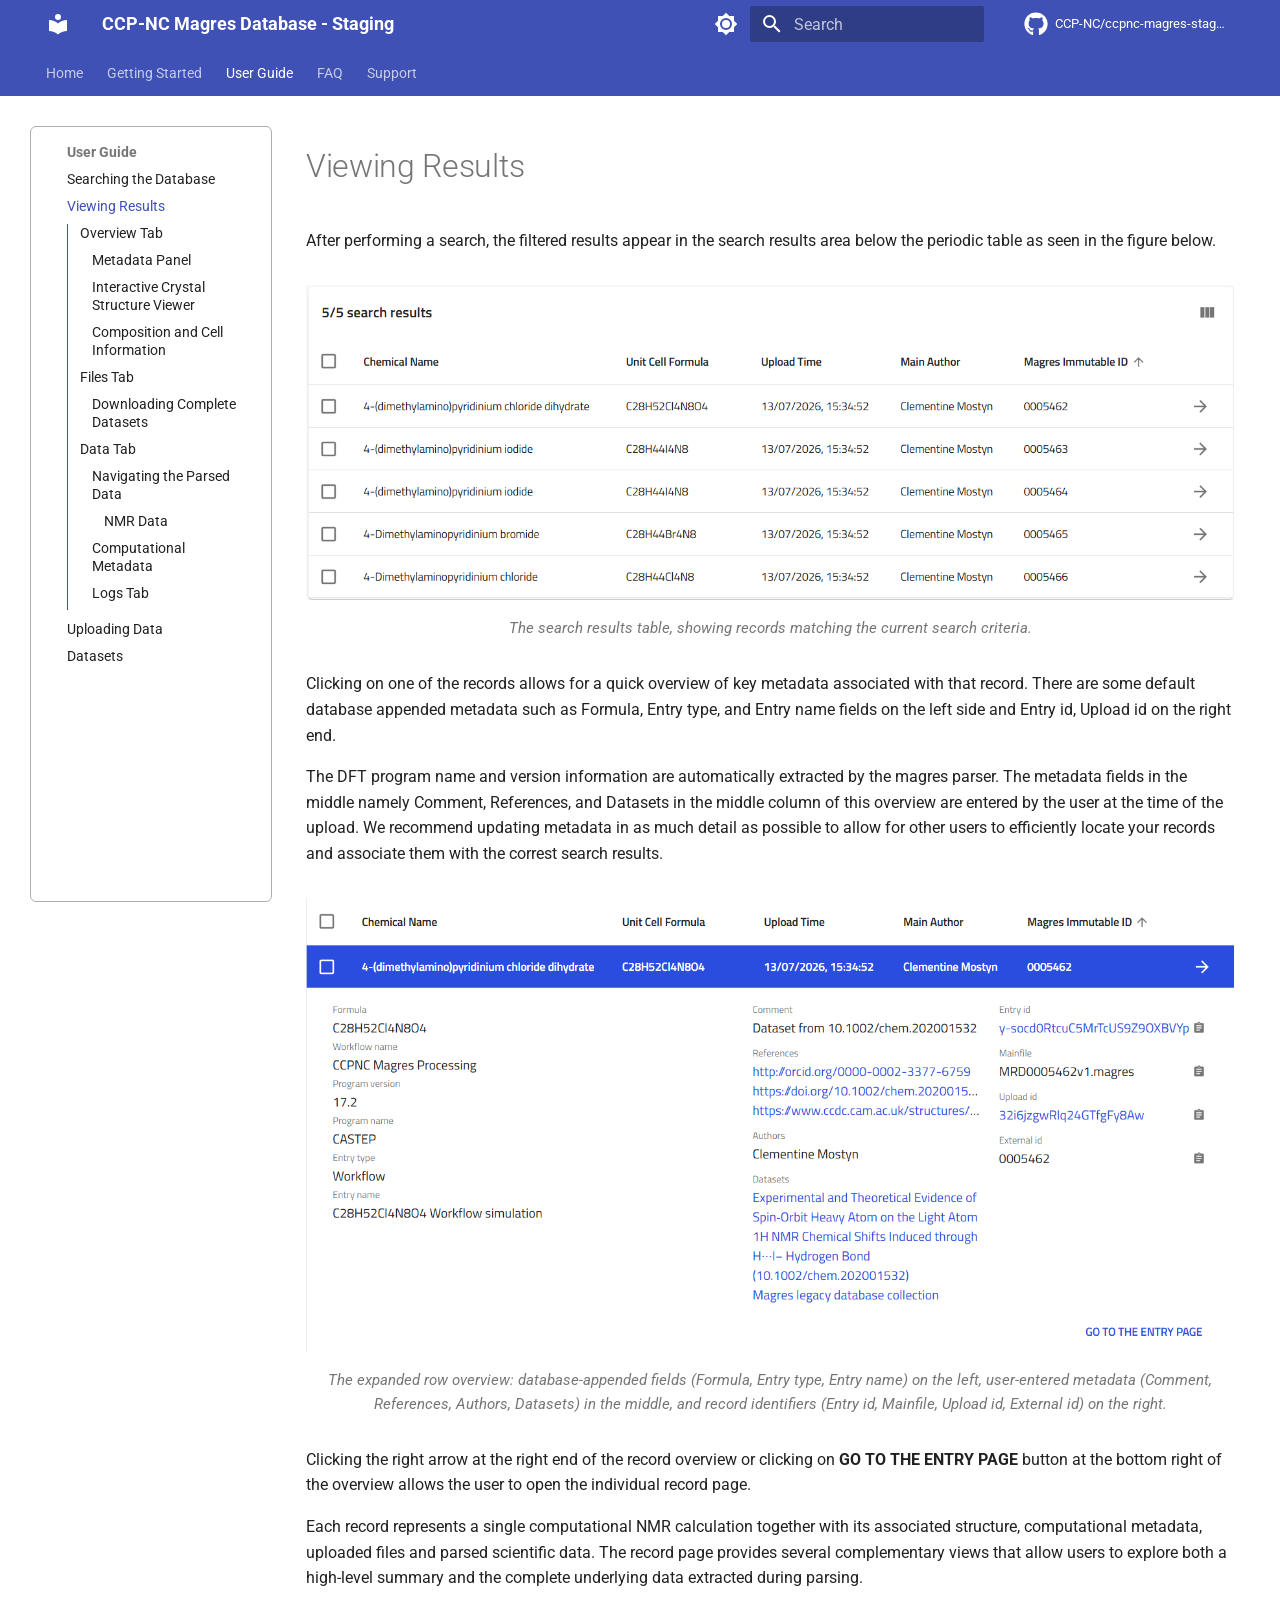
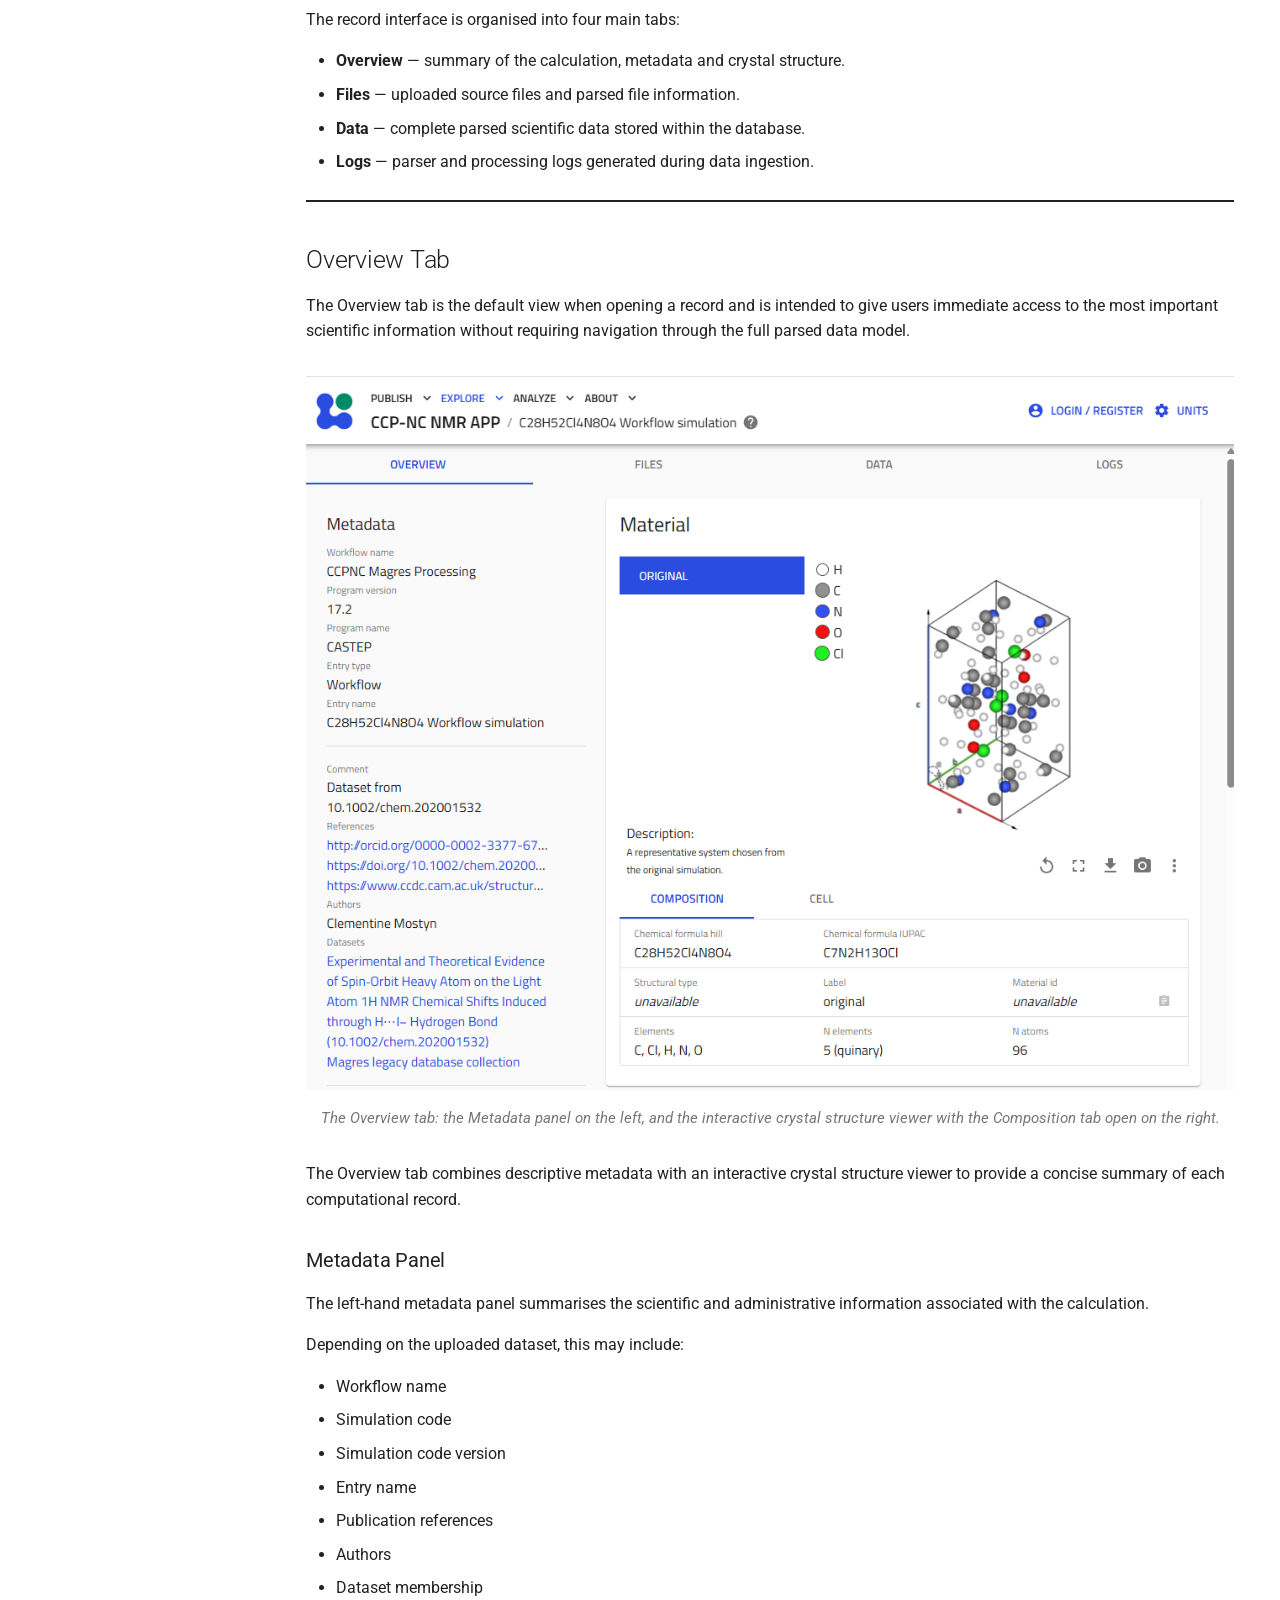
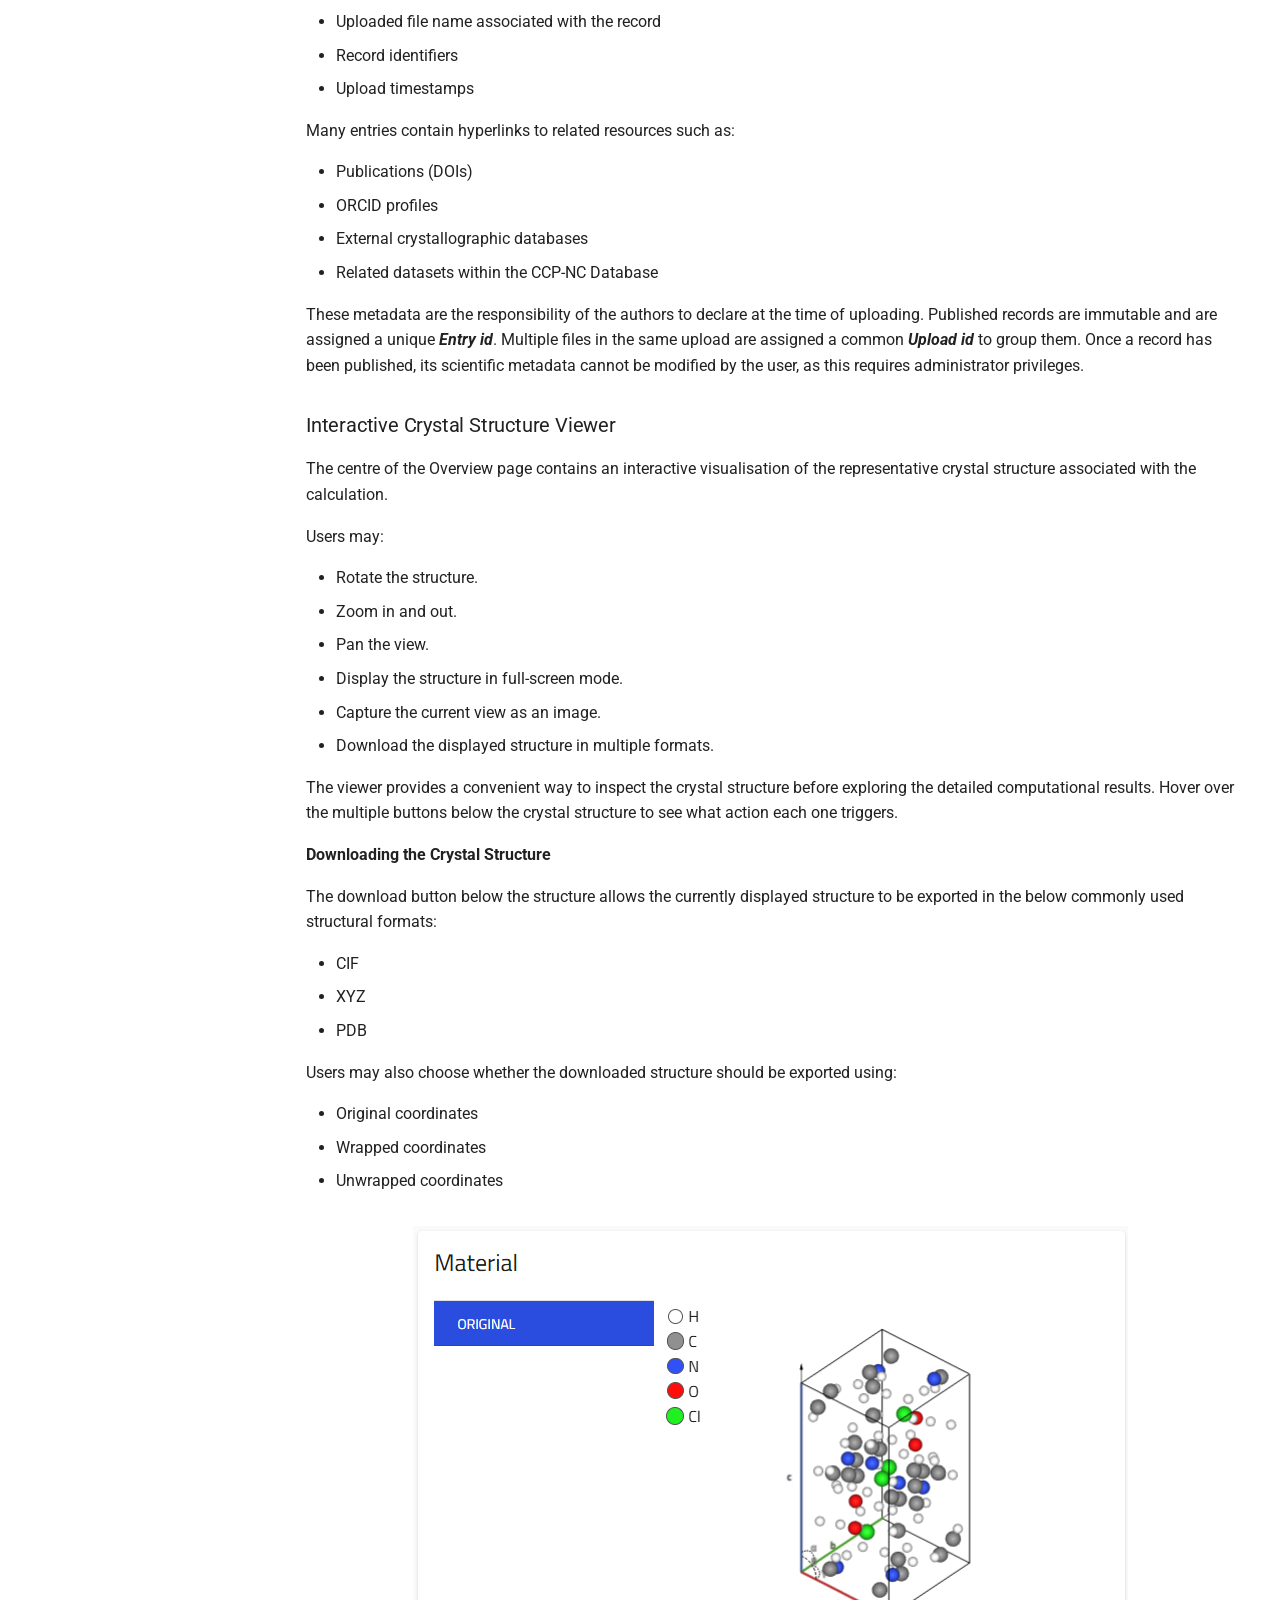
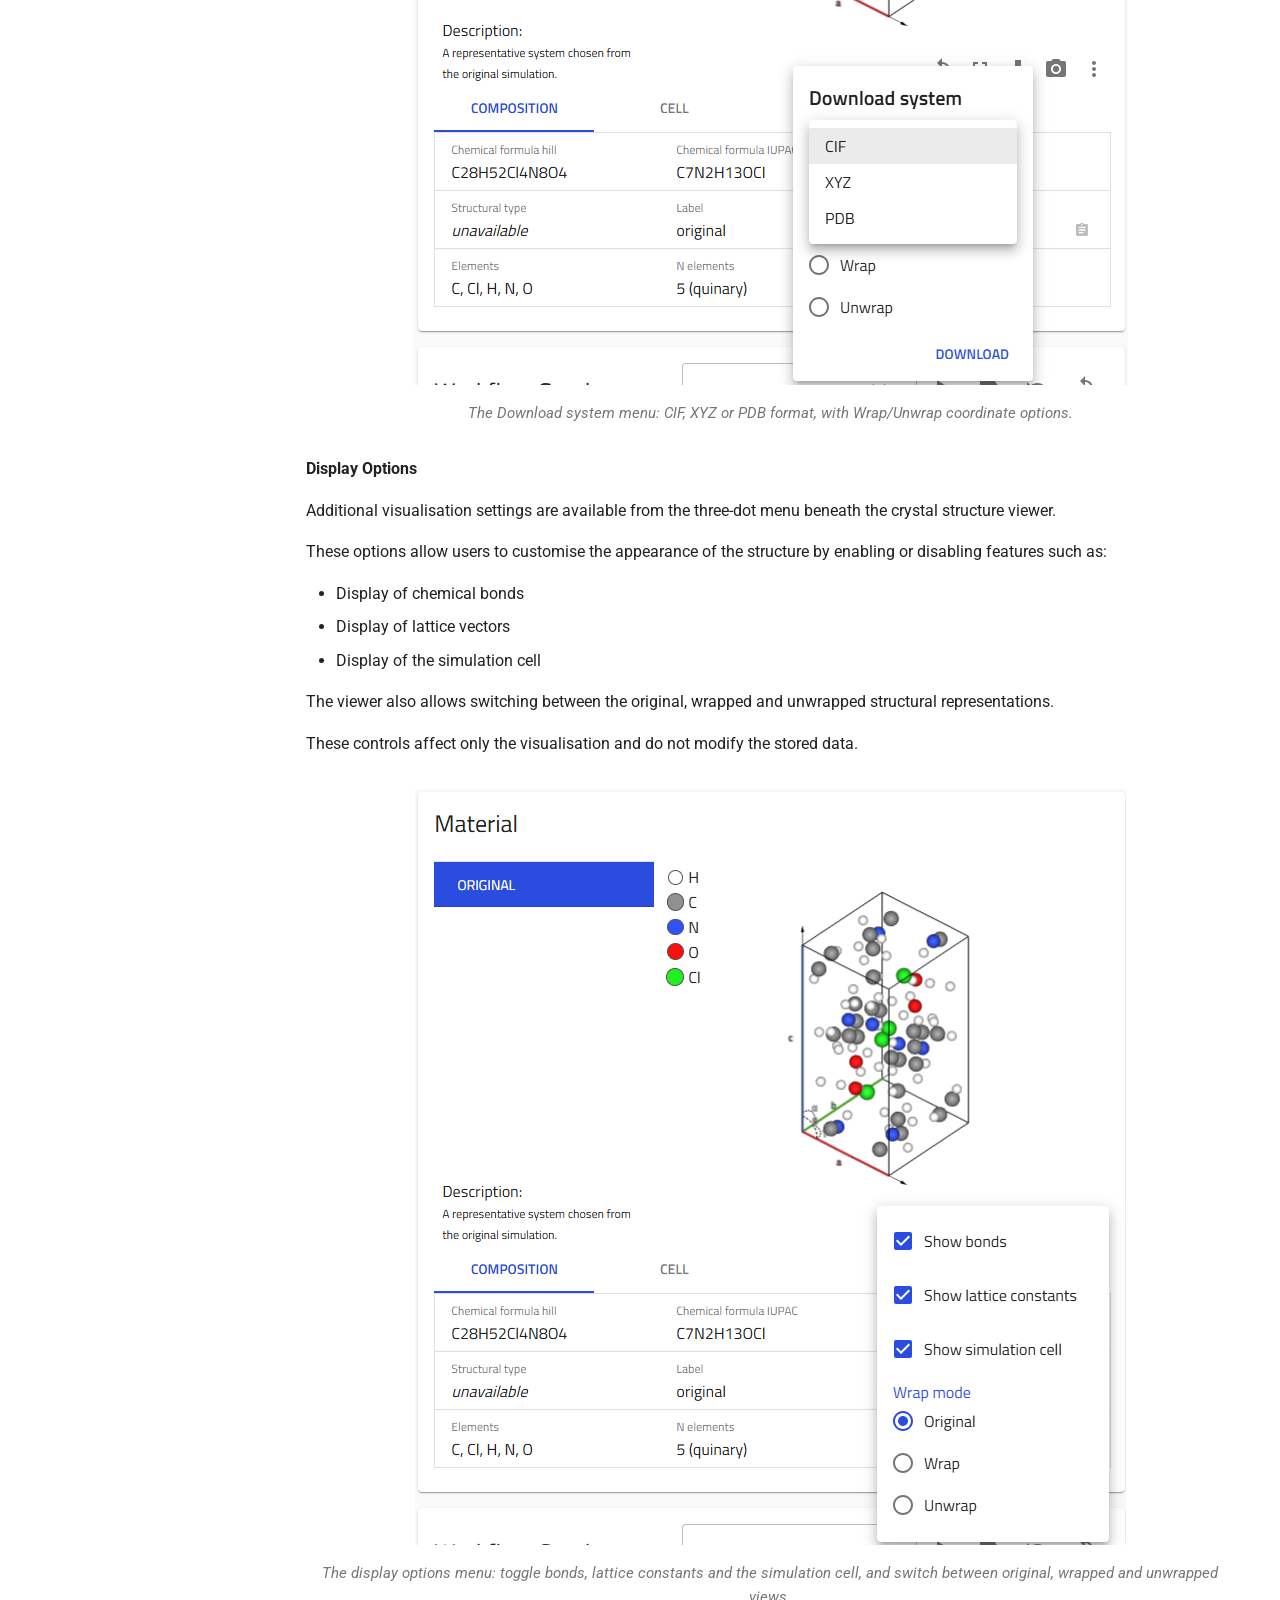
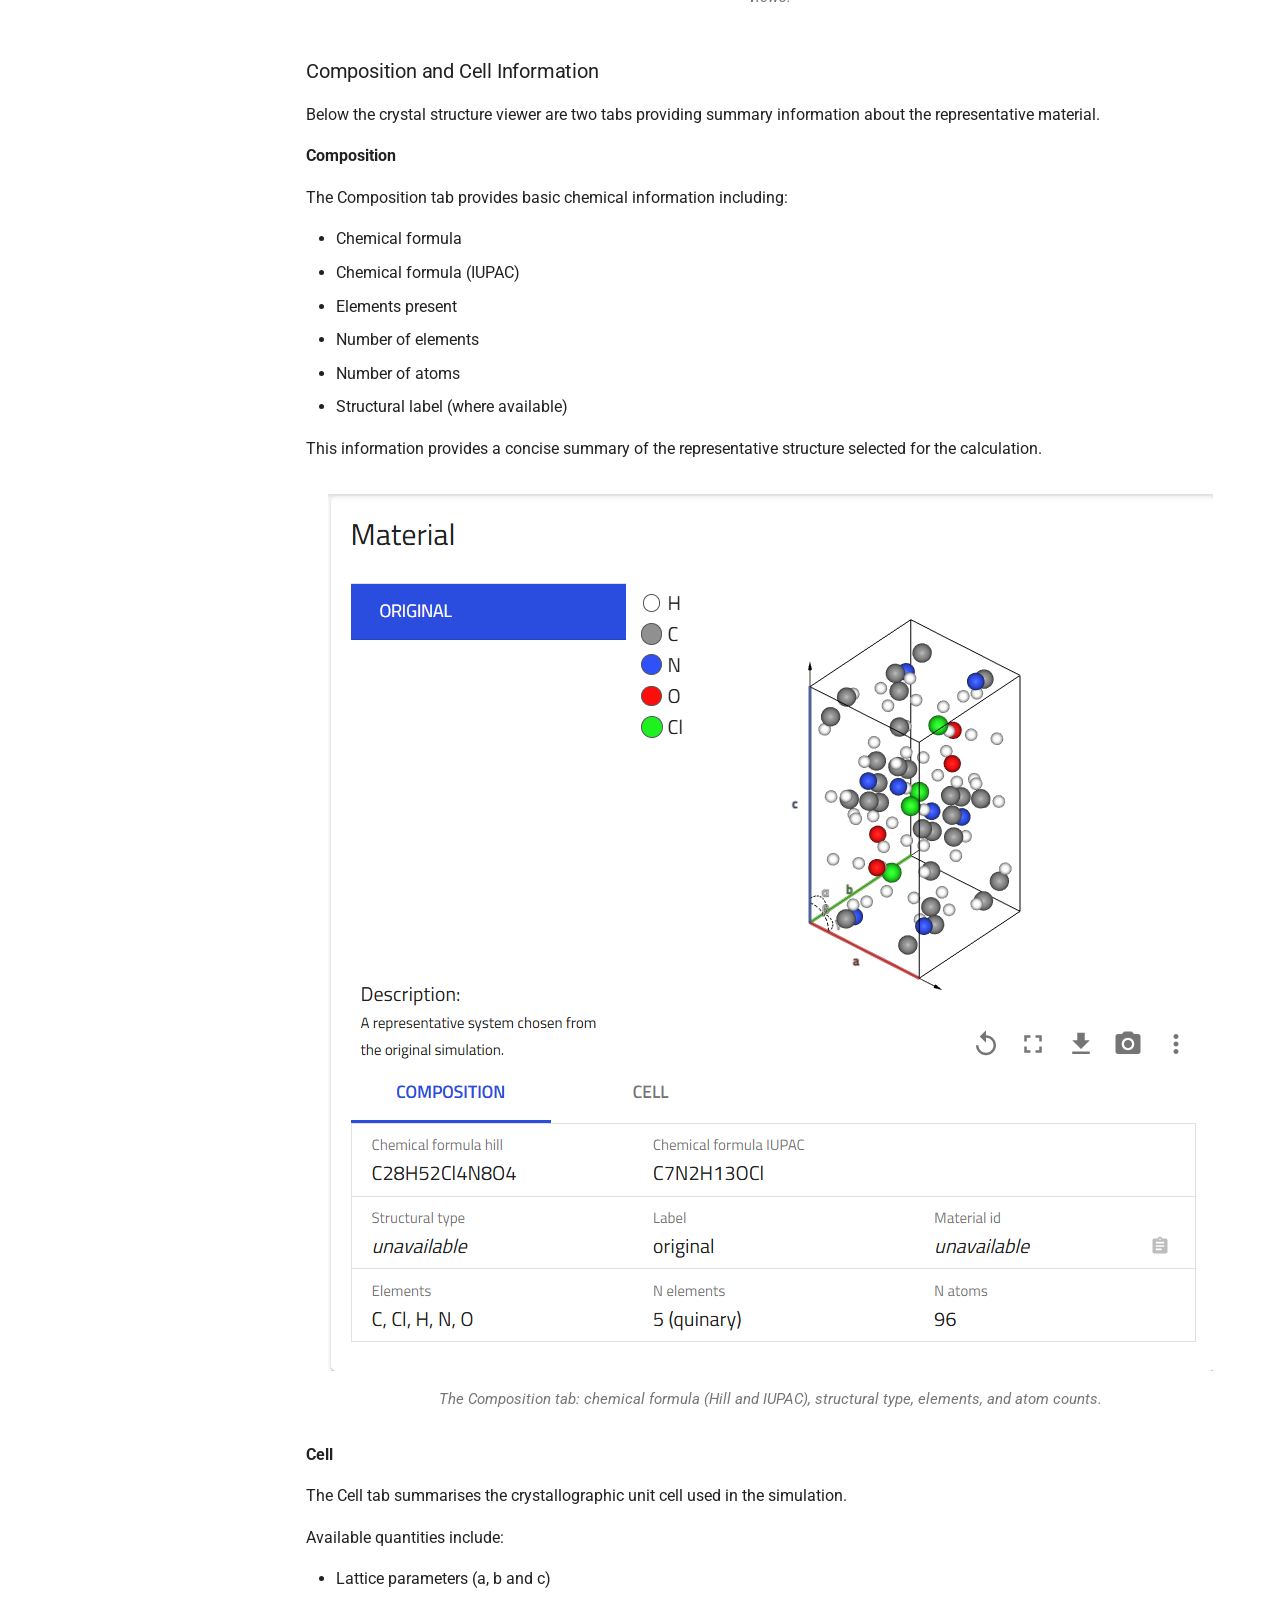
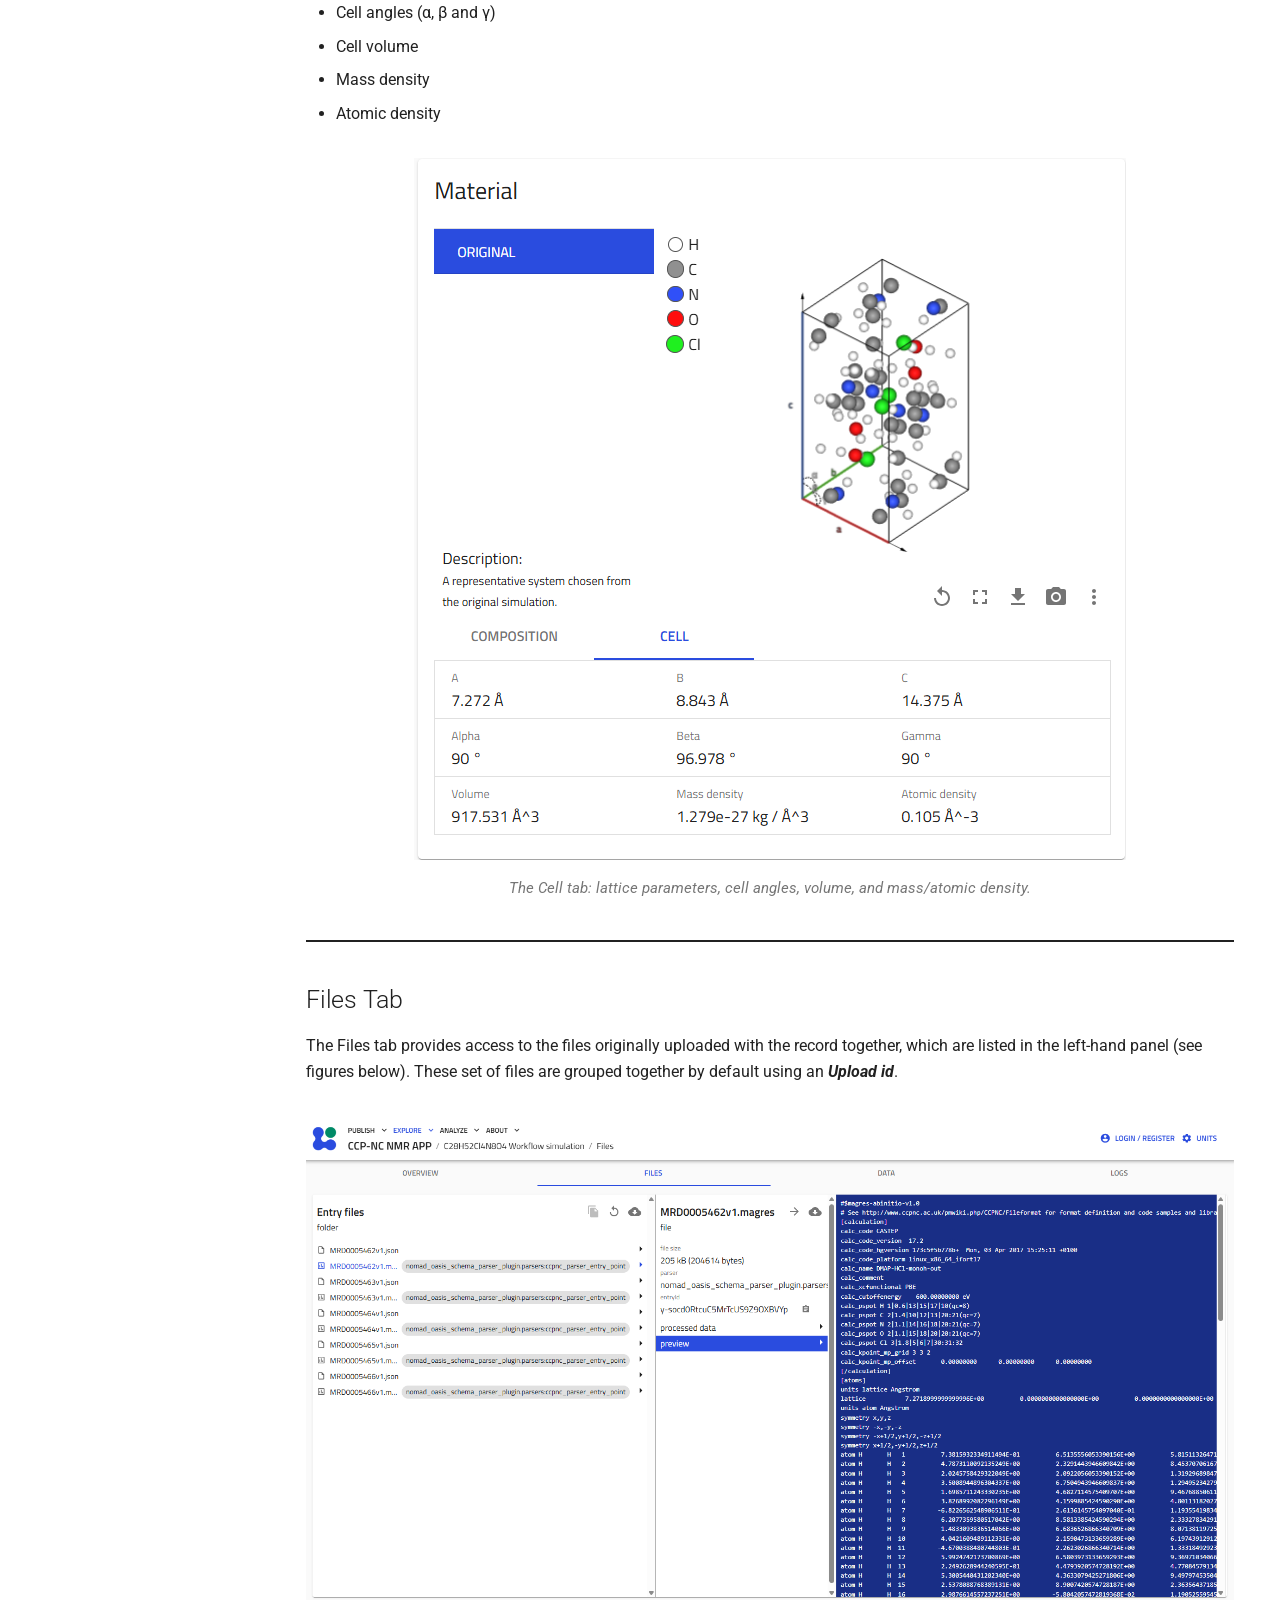
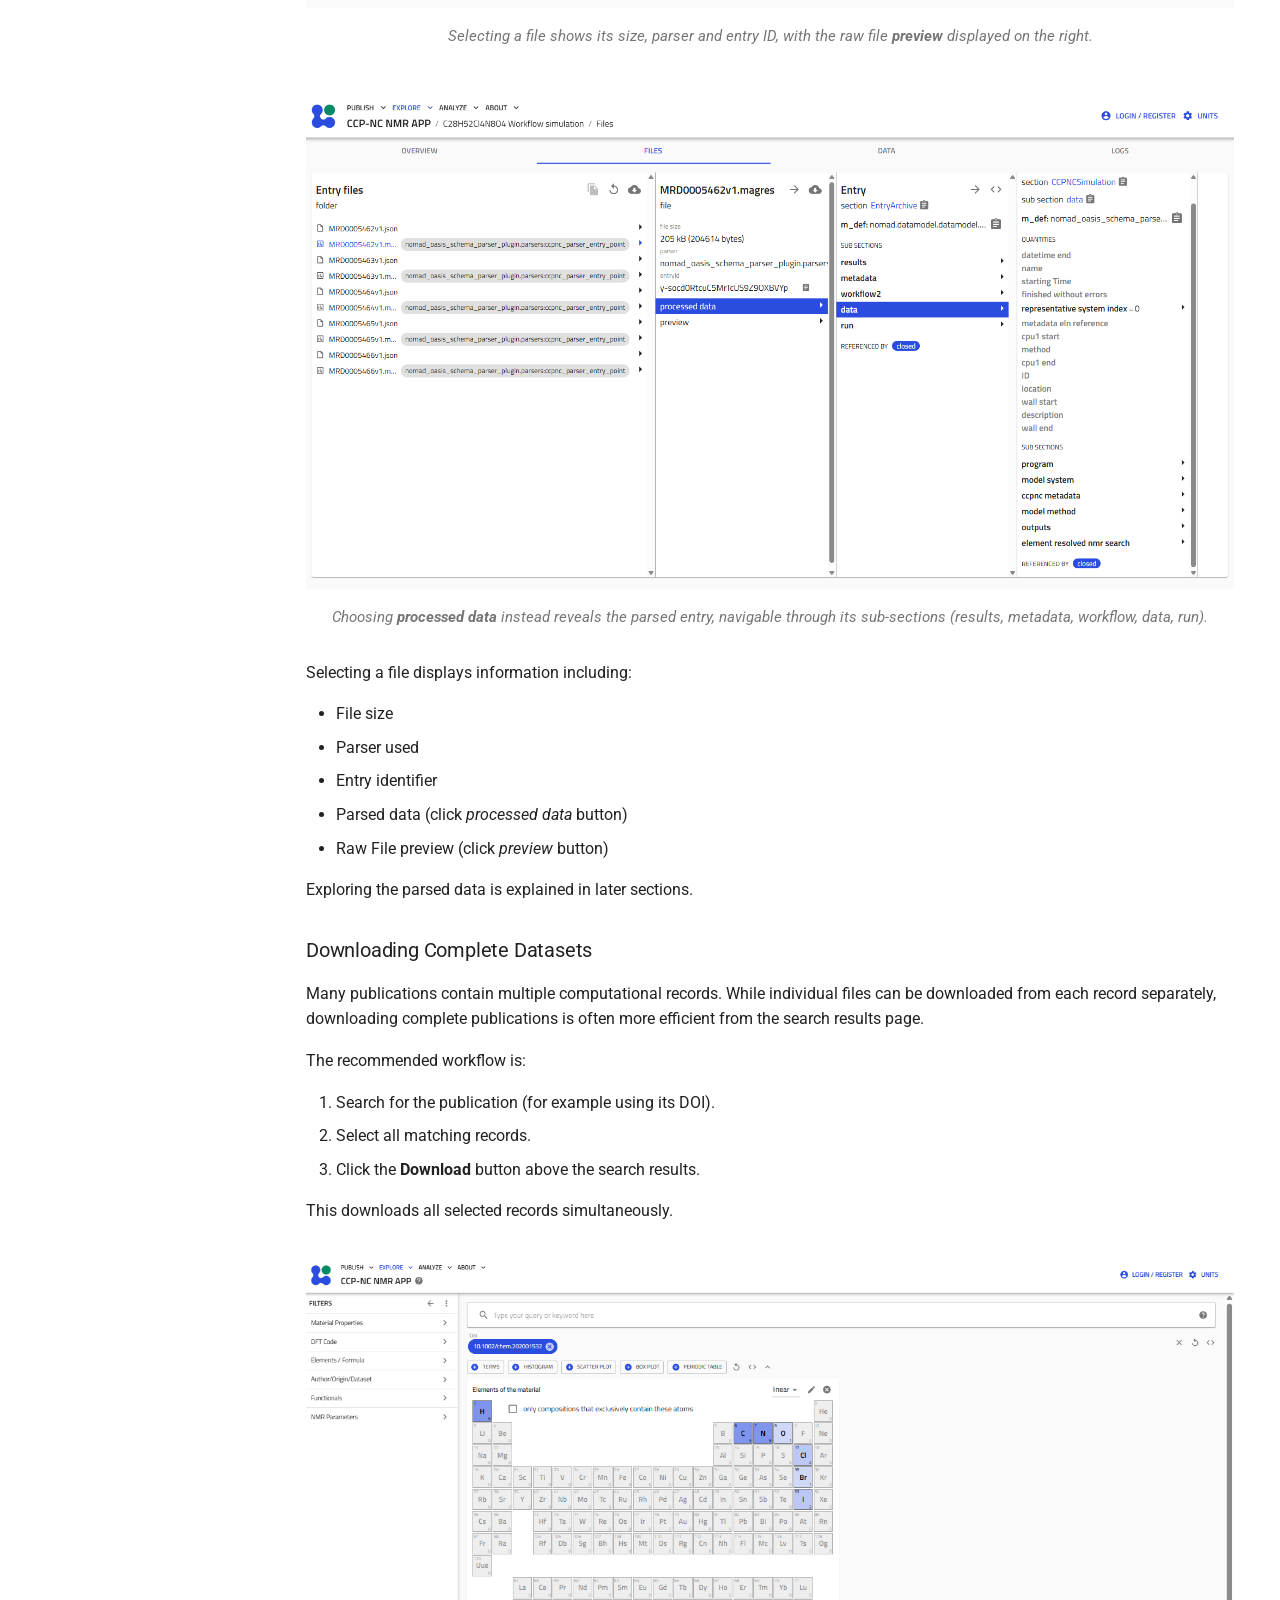
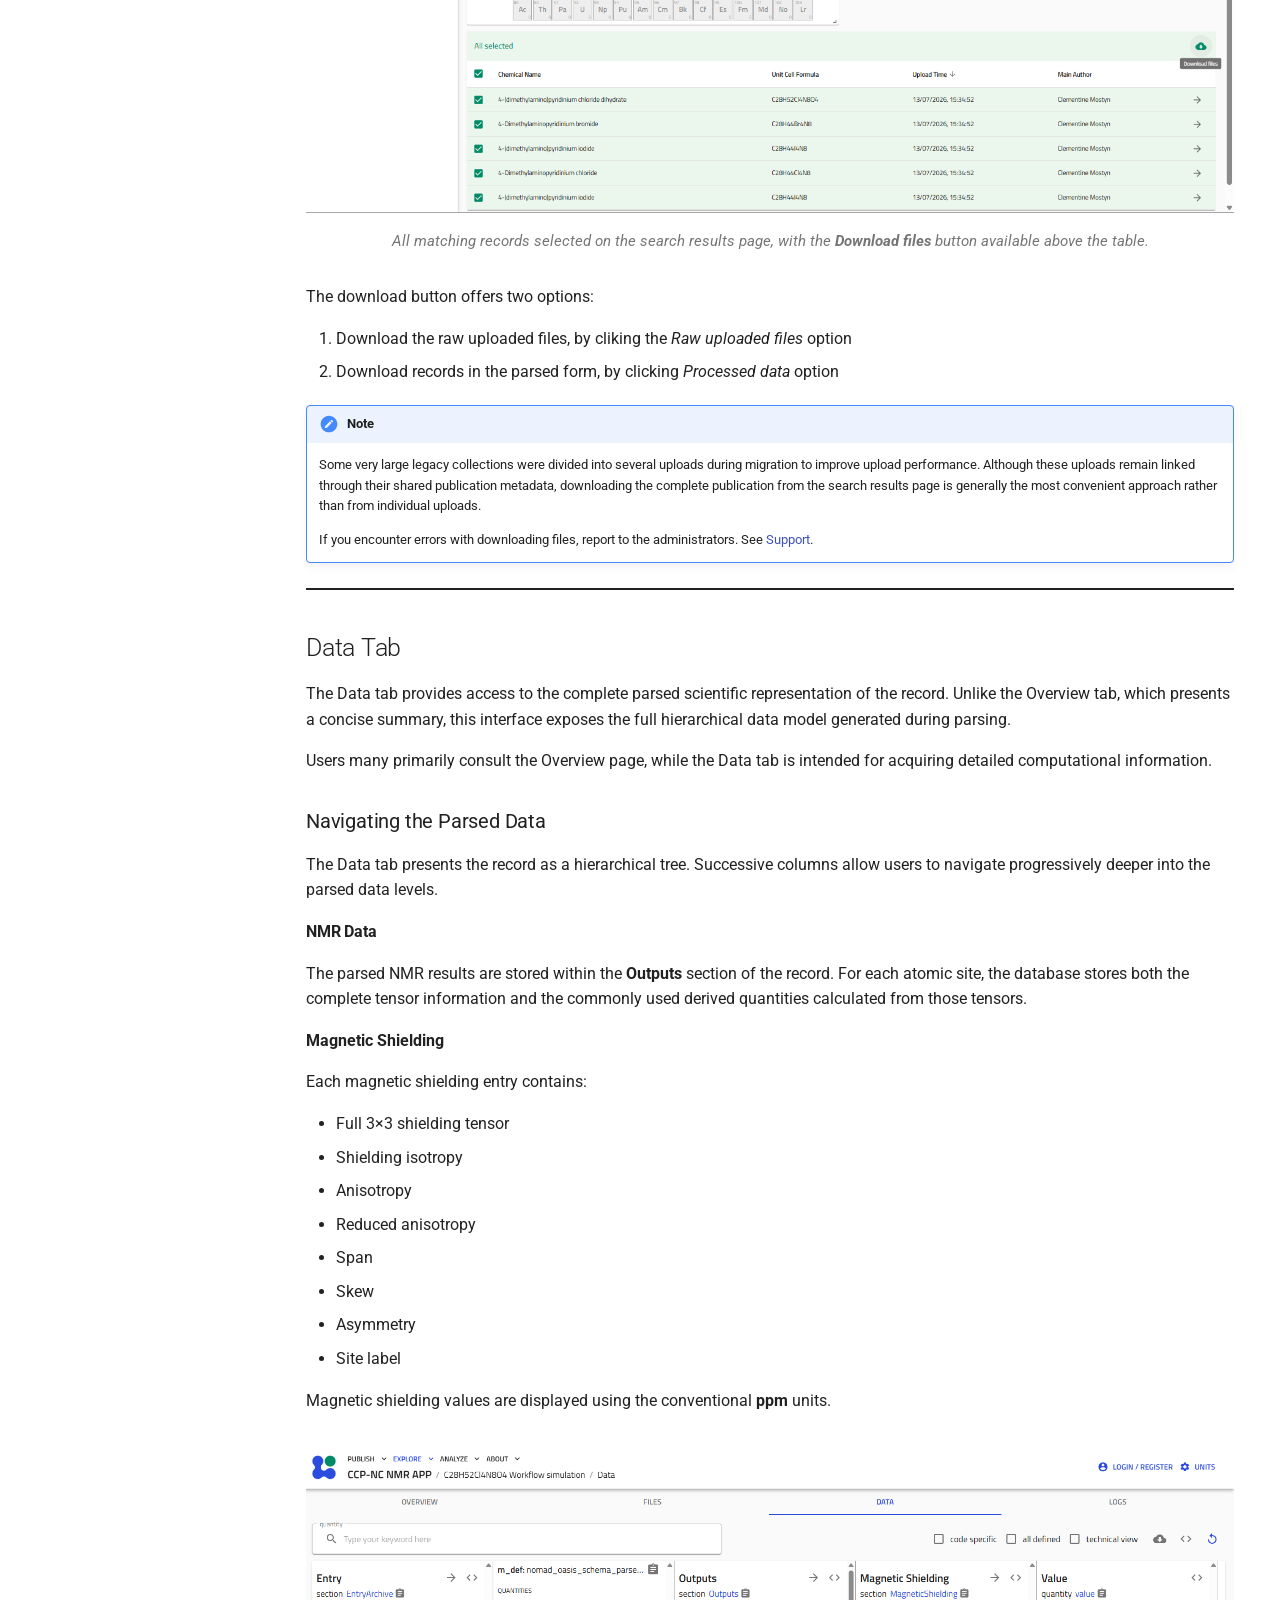
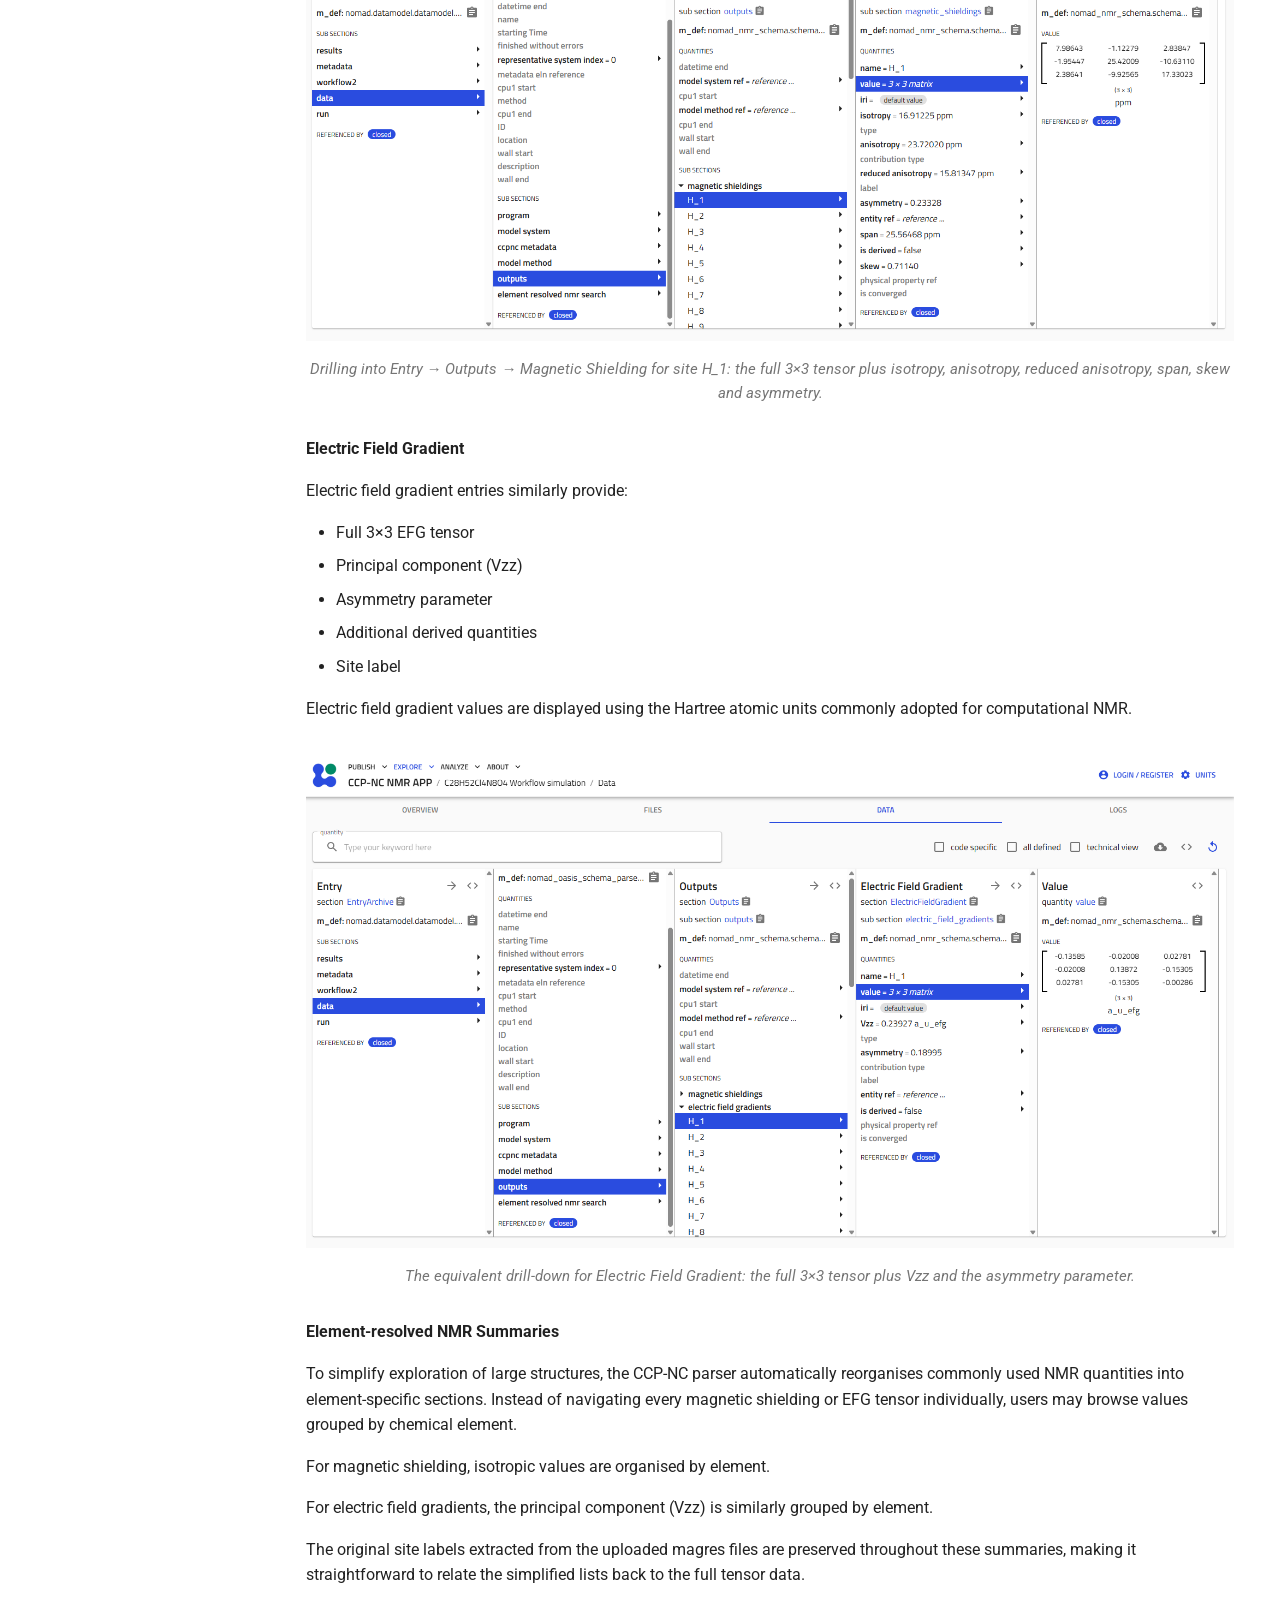
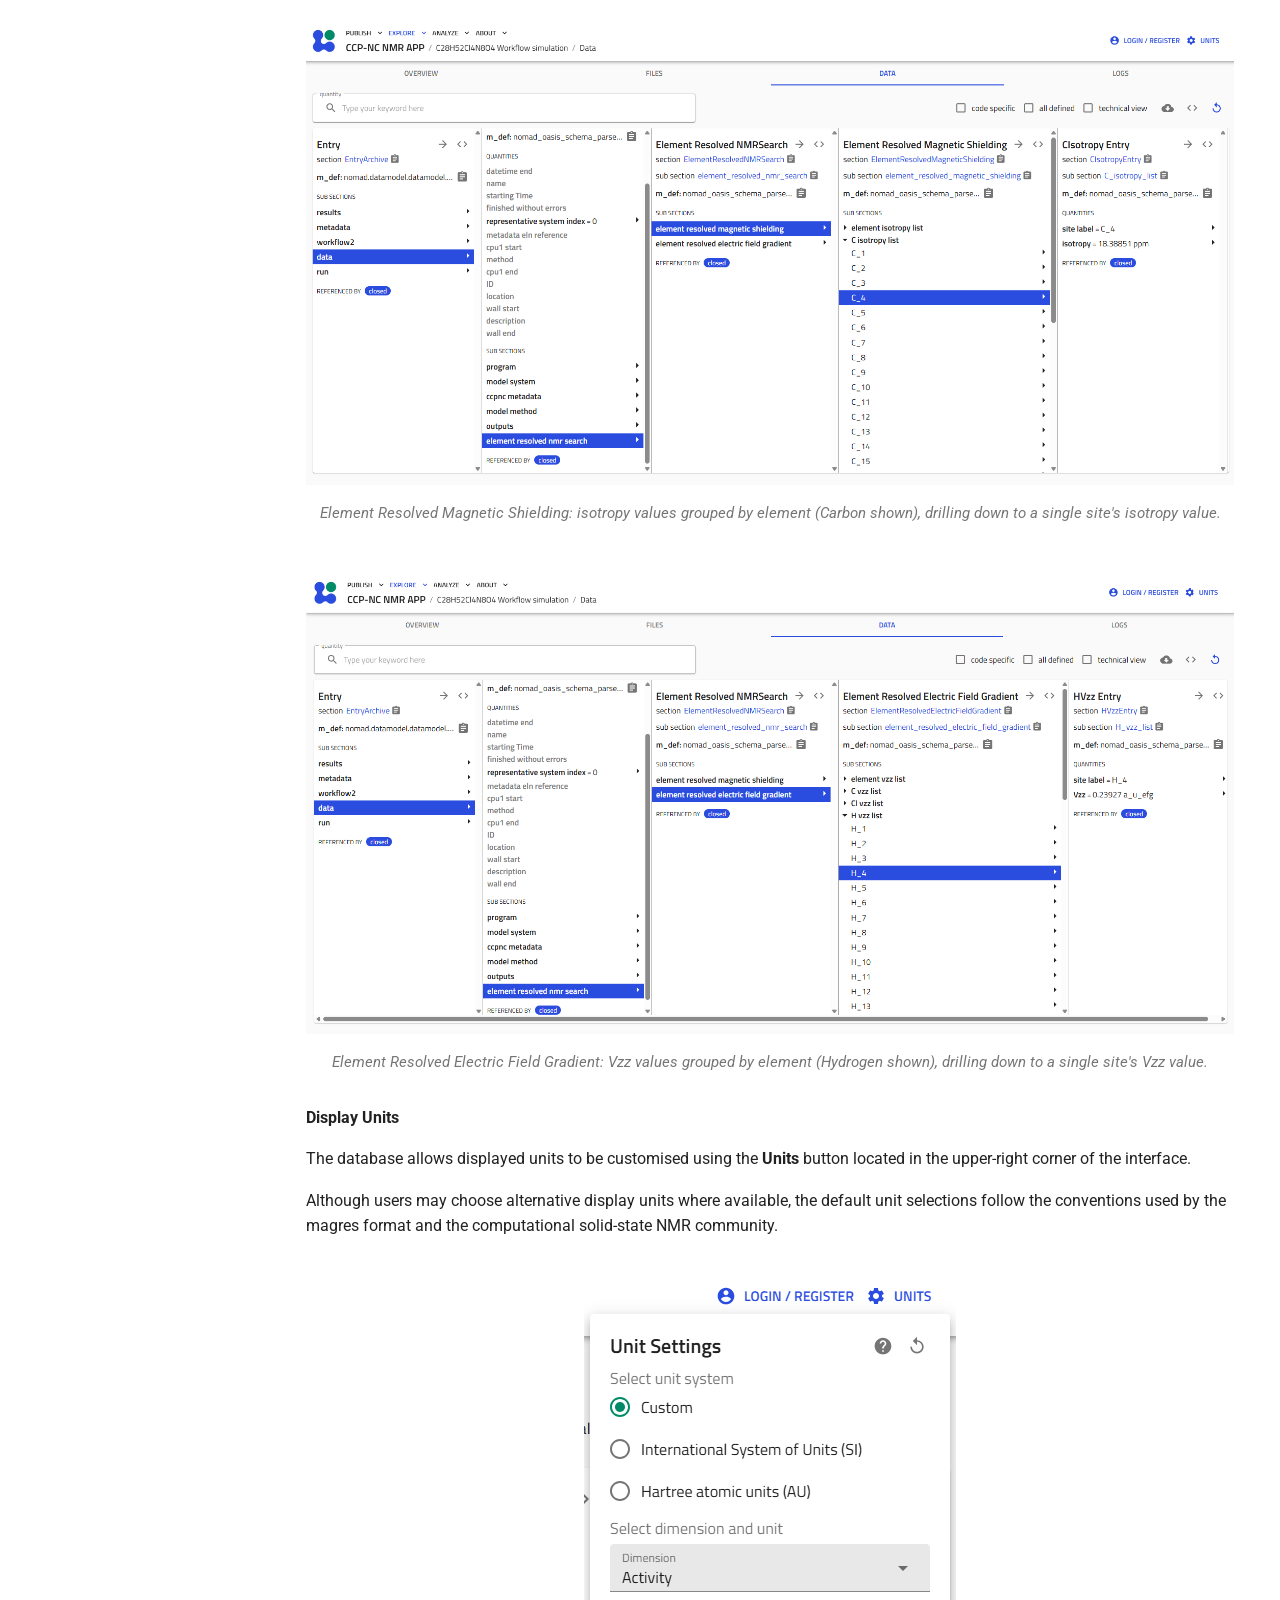
<file: user-guide/results/index.html>
<!doctype html>
<html lang="en" class="no-js">
  <head>
    
      <meta charset="utf-8">
      <meta name="viewport" content="width=device-width,initial-scale=1">
      
        <meta name="description" content="User documentation for the CCP-NC Magres Database staging deployment (NOMAD Oasis)">
      
      
      
        <link rel="canonical" href="https://ccp-nc.github.io/ccpnc-magres-staging-docs/user-guide/results/">
      
      
        <link rel="prev" href="../search/">
      
      
        <link rel="next" href="../upload/">
      
      
        
      
      
      <link rel="icon" href="../../assets/images/favicon.png">
      <meta name="generator" content="mkdocs-1.6.1, mkdocs-material-9.7.7">
    
    
      
        <title>Viewing Results - CCP-NC Magres Database - Staging</title>
      
    
    
      <link rel="stylesheet" href="../../assets/stylesheets/main.ec1eaa64.min.css">
      
        
        <link rel="stylesheet" href="../../assets/stylesheets/palette.ab4e12ef.min.css">
      
      


    
    
      
    
    
      
        
        
        <link rel="preconnect" href="https://fonts.gstatic.com" crossorigin>
        <link rel="stylesheet" href="https://fonts.googleapis.com/css?family=Roboto:300,300i,400,400i,700,700i%7CRoboto+Mono:400,400i,700,700i&display=fallback">
        <style>:root{--md-text-font:"Roboto";--md-code-font:"Roboto Mono"}</style>
      
    
    
      <link rel="stylesheet" href="../../assets/stylesheets/extra.css">
    
    <script>__md_scope=new URL("../..",location),__md_hash=e=>[...e].reduce(((e,_)=>(e<<5)-e+_.charCodeAt(0)),0),__md_get=(e,_=localStorage,t=__md_scope)=>JSON.parse(_.getItem(t.pathname+"."+e)),__md_set=(e,_,t=localStorage,a=__md_scope)=>{try{t.setItem(a.pathname+"."+e,JSON.stringify(_))}catch(e){}}</script>
    
      

    
    
  </head>
  
  
    
    
      
    
    
    
    
    <body dir="ltr" data-md-color-scheme="default" data-md-color-primary="indigo" data-md-color-accent="indigo">
  
    
    <input class="md-toggle" data-md-toggle="drawer" type="checkbox" id="__drawer" autocomplete="off">
    <input class="md-toggle" data-md-toggle="search" type="checkbox" id="__search" autocomplete="off">
    <label class="md-overlay" for="__drawer"></label>
    <div data-md-component="skip">
      
        
        <a href="#viewing-results" class="md-skip">
          Skip to content
        </a>
      
    </div>
    <div data-md-component="announce">
      
    </div>
    
    
      

<header class="md-header" data-md-component="header">
  <nav class="md-header__inner md-grid" aria-label="Header">
    <a href="../.." title="CCP-NC Magres Database - Staging" class="md-header__button md-logo" aria-label="CCP-NC Magres Database - Staging" data-md-component="logo">
      
  
  <svg xmlns="http://www.w3.org/2000/svg" viewBox="0 0 24 24"><path d="M12 8a3 3 0 0 0 3-3 3 3 0 0 0-3-3 3 3 0 0 0-3 3 3 3 0 0 0 3 3m0 3.54C9.64 9.35 6.5 8 3 8v11c3.5 0 6.64 1.35 9 3.54 2.36-2.19 5.5-3.54 9-3.54V8c-3.5 0-6.64 1.35-9 3.54"/></svg>

    </a>
    <label class="md-header__button md-icon" for="__drawer">
      
      <svg xmlns="http://www.w3.org/2000/svg" viewBox="0 0 24 24"><path d="M3 6h18v2H3zm0 5h18v2H3zm0 5h18v2H3z"/></svg>
    </label>
    <div class="md-header__title" data-md-component="header-title">
      <div class="md-header__ellipsis">
        <div class="md-header__topic">
          <span class="md-ellipsis">
            CCP-NC Magres Database - Staging
          </span>
        </div>
        <div class="md-header__topic" data-md-component="header-topic">
          <span class="md-ellipsis">
            
              Viewing Results
            
          </span>
        </div>
      </div>
    </div>
    
      
        <form class="md-header__option" data-md-component="palette">
  
    
    
    
    <input class="md-option" data-md-color-media="(prefers-color-scheme: light)" data-md-color-scheme="default" data-md-color-primary="indigo" data-md-color-accent="indigo"  aria-label="Switch to dark mode"  type="radio" name="__palette" id="__palette_0">
    
      <label class="md-header__button md-icon" title="Switch to dark mode" for="__palette_1" hidden>
        <svg xmlns="http://www.w3.org/2000/svg" viewBox="0 0 24 24"><path d="M12 8a4 4 0 0 0-4 4 4 4 0 0 0 4 4 4 4 0 0 0 4-4 4 4 0 0 0-4-4m0 10a6 6 0 0 1-6-6 6 6 0 0 1 6-6 6 6 0 0 1 6 6 6 6 0 0 1-6 6m8-9.31V4h-4.69L12 .69 8.69 4H4v4.69L.69 12 4 15.31V20h4.69L12 23.31 15.31 20H20v-4.69L23.31 12z"/></svg>
      </label>
    
  
    
    
    
    <input class="md-option" data-md-color-media="(prefers-color-scheme: dark)" data-md-color-scheme="slate" data-md-color-primary="indigo" data-md-color-accent="indigo"  aria-label="Switch to light mode"  type="radio" name="__palette" id="__palette_1">
    
      <label class="md-header__button md-icon" title="Switch to light mode" for="__palette_0" hidden>
        <svg xmlns="http://www.w3.org/2000/svg" viewBox="0 0 24 24"><path d="M12 18c-.89 0-1.74-.2-2.5-.55C11.56 16.5 13 14.42 13 12s-1.44-4.5-3.5-5.45C10.26 6.2 11.11 6 12 6a6 6 0 0 1 6 6 6 6 0 0 1-6 6m8-9.31V4h-4.69L12 .69 8.69 4H4v4.69L.69 12 4 15.31V20h4.69L12 23.31 15.31 20H20v-4.69L23.31 12z"/></svg>
      </label>
    
  
</form>
      
    
    
      <script>var palette=__md_get("__palette");if(palette&&palette.color){if("(prefers-color-scheme)"===palette.color.media){var media=matchMedia("(prefers-color-scheme: light)"),input=document.querySelector(media.matches?"[data-md-color-media='(prefers-color-scheme: light)']":"[data-md-color-media='(prefers-color-scheme: dark)']");palette.color.media=input.getAttribute("data-md-color-media"),palette.color.scheme=input.getAttribute("data-md-color-scheme"),palette.color.primary=input.getAttribute("data-md-color-primary"),palette.color.accent=input.getAttribute("data-md-color-accent")}for(var[key,value]of Object.entries(palette.color))document.body.setAttribute("data-md-color-"+key,value)}</script>
    
    
    
      
      
        <label class="md-header__button md-icon" for="__search">
          
          <svg xmlns="http://www.w3.org/2000/svg" viewBox="0 0 24 24"><path d="M9.5 3A6.5 6.5 0 0 1 16 9.5c0 1.61-.59 3.09-1.56 4.23l.27.27h.79l5 5-1.5 1.5-5-5v-.79l-.27-.27A6.52 6.52 0 0 1 9.5 16 6.5 6.5 0 0 1 3 9.5 6.5 6.5 0 0 1 9.5 3m0 2C7 5 5 7 5 9.5S7 14 9.5 14 14 12 14 9.5 12 5 9.5 5"/></svg>
        </label>
        <div class="md-search" data-md-component="search" role="dialog">
  <label class="md-search__overlay" for="__search"></label>
  <div class="md-search__inner" role="search">
    <form class="md-search__form" name="search">
      <input type="text" class="md-search__input" name="query" aria-label="Search" placeholder="Search" autocapitalize="off" autocorrect="off" autocomplete="off" spellcheck="false" data-md-component="search-query" required>
      <label class="md-search__icon md-icon" for="__search">
        
        <svg xmlns="http://www.w3.org/2000/svg" viewBox="0 0 24 24"><path d="M9.5 3A6.5 6.5 0 0 1 16 9.5c0 1.61-.59 3.09-1.56 4.23l.27.27h.79l5 5-1.5 1.5-5-5v-.79l-.27-.27A6.52 6.52 0 0 1 9.5 16 6.5 6.5 0 0 1 3 9.5 6.5 6.5 0 0 1 9.5 3m0 2C7 5 5 7 5 9.5S7 14 9.5 14 14 12 14 9.5 12 5 9.5 5"/></svg>
        
        <svg xmlns="http://www.w3.org/2000/svg" viewBox="0 0 24 24"><path d="M20 11v2H8l5.5 5.5-1.42 1.42L4.16 12l7.92-7.92L13.5 5.5 8 11z"/></svg>
      </label>
      <nav class="md-search__options" aria-label="Search">
        
        <button type="reset" class="md-search__icon md-icon" title="Clear" aria-label="Clear" tabindex="-1">
          
          <svg xmlns="http://www.w3.org/2000/svg" viewBox="0 0 24 24"><path d="M19 6.41 17.59 5 12 10.59 6.41 5 5 6.41 10.59 12 5 17.59 6.41 19 12 13.41 17.59 19 19 17.59 13.41 12z"/></svg>
        </button>
      </nav>
      
        <div class="md-search__suggest" data-md-component="search-suggest"></div>
      
    </form>
    <div class="md-search__output">
      <div class="md-search__scrollwrap" tabindex="0" data-md-scrollfix>
        <div class="md-search-result" data-md-component="search-result">
          <div class="md-search-result__meta">
            Initializing search
          </div>
          <ol class="md-search-result__list" role="presentation"></ol>
        </div>
      </div>
    </div>
  </div>
</div>
      
    
    
      <div class="md-header__source">
        <a href="https://github.com/CCP-NC/ccpnc-magres-staging-docs" title="Go to repository" class="md-source" data-md-component="source">
  <div class="md-source__icon md-icon">
    
    <svg xmlns="http://www.w3.org/2000/svg" viewBox="0 0 512 512"><!--! Font Awesome Free 7.1.0 by @fontawesome - https://fontawesome.com License - https://fontawesome.com/license/free (Icons: CC BY 4.0, Fonts: SIL OFL 1.1, Code: MIT License) Copyright 2025 Fonticons, Inc.--><path d="M173.9 397.4c0 2-2.3 3.6-5.2 3.6-3.3.3-5.6-1.3-5.6-3.6 0-2 2.3-3.6 5.2-3.6 3-.3 5.6 1.3 5.6 3.6m-31.1-4.5c-.7 2 1.3 4.3 4.3 4.9 2.6 1 5.6 0 6.2-2s-1.3-4.3-4.3-5.2c-2.6-.7-5.5.3-6.2 2.3m44.2-1.7c-2.9.7-4.9 2.6-4.6 4.9.3 2 2.9 3.3 5.9 2.6 2.9-.7 4.9-2.6 4.6-4.6-.3-1.9-3-3.2-5.9-2.9M252.8 8C114.1 8 8 113.3 8 252c0 110.9 69.8 205.8 169.5 239.2 12.8 2.3 17.3-5.6 17.3-12.1 0-6.2-.3-40.4-.3-61.4 0 0-70 15-84.7-29.8 0 0-11.4-29.1-27.8-36.6 0 0-22.9-15.7 1.6-15.4 0 0 24.9 2 38.6 25.8 21.9 38.6 58.6 27.5 72.9 20.9 2.3-16 8.8-27.1 16-33.7-55.9-6.2-112.3-14.3-112.3-110.5 0-27.5 7.6-41.3 23.6-58.9-2.6-6.5-11.1-33.3 2.6-67.9 20.9-6.5 69 27 69 27 20-5.6 41.5-8.5 62.8-8.5s42.8 2.9 62.8 8.5c0 0 48.1-33.6 69-27 13.7 34.7 5.2 61.4 2.6 67.9 16 17.7 25.8 31.5 25.8 58.9 0 96.5-58.9 104.2-114.8 110.5 9.2 7.9 17 22.9 17 46.4 0 33.7-.3 75.4-.3 83.6 0 6.5 4.6 14.4 17.3 12.1C436.2 457.8 504 362.9 504 252 504 113.3 391.5 8 252.8 8M105.2 352.9c-1.3 1-1 3.3.7 5.2 1.6 1.6 3.9 2.3 5.2 1 1.3-1 1-3.3-.7-5.2-1.6-1.6-3.9-2.3-5.2-1m-10.8-8.1c-.7 1.3.3 2.9 2.3 3.9 1.6 1 3.6.7 4.3-.7.7-1.3-.3-2.9-2.3-3.9-2-.6-3.6-.3-4.3.7m32.4 35.6c-1.6 1.3-1 4.3 1.3 6.2 2.3 2.3 5.2 2.6 6.5 1 1.3-1.3.7-4.3-1.3-6.2-2.2-2.3-5.2-2.6-6.5-1m-11.4-14.7c-1.6 1-1.6 3.6 0 5.9s4.3 3.3 5.6 2.3c1.6-1.3 1.6-3.9 0-6.2-1.4-2.3-4-3.3-5.6-2"/></svg>
  </div>
  <div class="md-source__repository">
    CCP-NC/ccpnc-magres-staging-docs
  </div>
</a>
      </div>
    
  </nav>
  
</header>
    
    <div class="md-container" data-md-component="container">
      
      
        
          
            
<nav class="md-tabs" aria-label="Tabs" data-md-component="tabs">
  <div class="md-grid">
    <ul class="md-tabs__list">
      
        
  
  
  
  
    <li class="md-tabs__item">
      <a href="../.." class="md-tabs__link">
        
  
  
    
  
  Home

      </a>
    </li>
  

      
        
  
  
  
  
    <li class="md-tabs__item">
      <a href="../../getting-started/" class="md-tabs__link">
        
  
  
    
  
  Getting Started

      </a>
    </li>
  

      
        
  
  
  
    
  
  
    
    
      <li class="md-tabs__item md-tabs__item--active">
        <a href="../search/" class="md-tabs__link">
          
  
  
  User Guide

        </a>
      </li>
    
  

      
        
  
  
  
  
    <li class="md-tabs__item">
      <a href="../../reference/faq/" class="md-tabs__link">
        
  
  
    
  
  FAQ

      </a>
    </li>
  

      
        
  
  
  
  
    <li class="md-tabs__item">
      <a href="../../reference/support/" class="md-tabs__link">
        
  
  
    
  
  Support

      </a>
    </li>
  

      
    </ul>
  </div>
</nav>
          
        
      
      <main class="md-main" data-md-component="main">
        <div class="md-main__inner md-grid">
          
            
              
              <div class="md-sidebar md-sidebar--primary" data-md-component="sidebar" data-md-type="navigation" >
                <div class="md-sidebar__scrollwrap">
                  <div class="md-sidebar__inner">
                    


  


  

<nav class="md-nav md-nav--primary md-nav--lifted md-nav--integrated" aria-label="Navigation" data-md-level="0">
  <label class="md-nav__title" for="__drawer">
    <a href="../.." title="CCP-NC Magres Database - Staging" class="md-nav__button md-logo" aria-label="CCP-NC Magres Database - Staging" data-md-component="logo">
      
  
  <svg xmlns="http://www.w3.org/2000/svg" viewBox="0 0 24 24"><path d="M12 8a3 3 0 0 0 3-3 3 3 0 0 0-3-3 3 3 0 0 0-3 3 3 3 0 0 0 3 3m0 3.54C9.64 9.35 6.5 8 3 8v11c3.5 0 6.64 1.35 9 3.54 2.36-2.19 5.5-3.54 9-3.54V8c-3.5 0-6.64 1.35-9 3.54"/></svg>

    </a>
    CCP-NC Magres Database - Staging
  </label>
  
    <div class="md-nav__source">
      <a href="https://github.com/CCP-NC/ccpnc-magres-staging-docs" title="Go to repository" class="md-source" data-md-component="source">
  <div class="md-source__icon md-icon">
    
    <svg xmlns="http://www.w3.org/2000/svg" viewBox="0 0 512 512"><!--! Font Awesome Free 7.1.0 by @fontawesome - https://fontawesome.com License - https://fontawesome.com/license/free (Icons: CC BY 4.0, Fonts: SIL OFL 1.1, Code: MIT License) Copyright 2025 Fonticons, Inc.--><path d="M173.9 397.4c0 2-2.3 3.6-5.2 3.6-3.3.3-5.6-1.3-5.6-3.6 0-2 2.3-3.6 5.2-3.6 3-.3 5.6 1.3 5.6 3.6m-31.1-4.5c-.7 2 1.3 4.3 4.3 4.9 2.6 1 5.6 0 6.2-2s-1.3-4.3-4.3-5.2c-2.6-.7-5.5.3-6.2 2.3m44.2-1.7c-2.9.7-4.9 2.6-4.6 4.9.3 2 2.9 3.3 5.9 2.6 2.9-.7 4.9-2.6 4.6-4.6-.3-1.9-3-3.2-5.9-2.9M252.8 8C114.1 8 8 113.3 8 252c0 110.9 69.8 205.8 169.5 239.2 12.8 2.3 17.3-5.6 17.3-12.1 0-6.2-.3-40.4-.3-61.4 0 0-70 15-84.7-29.8 0 0-11.4-29.1-27.8-36.6 0 0-22.9-15.7 1.6-15.4 0 0 24.9 2 38.6 25.8 21.9 38.6 58.6 27.5 72.9 20.9 2.3-16 8.8-27.1 16-33.7-55.9-6.2-112.3-14.3-112.3-110.5 0-27.5 7.6-41.3 23.6-58.9-2.6-6.5-11.1-33.3 2.6-67.9 20.9-6.5 69 27 69 27 20-5.6 41.5-8.5 62.8-8.5s42.8 2.9 62.8 8.5c0 0 48.1-33.6 69-27 13.7 34.7 5.2 61.4 2.6 67.9 16 17.7 25.8 31.5 25.8 58.9 0 96.5-58.9 104.2-114.8 110.5 9.2 7.9 17 22.9 17 46.4 0 33.7-.3 75.4-.3 83.6 0 6.5 4.6 14.4 17.3 12.1C436.2 457.8 504 362.9 504 252 504 113.3 391.5 8 252.8 8M105.2 352.9c-1.3 1-1 3.3.7 5.2 1.6 1.6 3.9 2.3 5.2 1 1.3-1 1-3.3-.7-5.2-1.6-1.6-3.9-2.3-5.2-1m-10.8-8.1c-.7 1.3.3 2.9 2.3 3.9 1.6 1 3.6.7 4.3-.7.7-1.3-.3-2.9-2.3-3.9-2-.6-3.6-.3-4.3.7m32.4 35.6c-1.6 1.3-1 4.3 1.3 6.2 2.3 2.3 5.2 2.6 6.5 1 1.3-1.3.7-4.3-1.3-6.2-2.2-2.3-5.2-2.6-6.5-1m-11.4-14.7c-1.6 1-1.6 3.6 0 5.9s4.3 3.3 5.6 2.3c1.6-1.3 1.6-3.9 0-6.2-1.4-2.3-4-3.3-5.6-2"/></svg>
  </div>
  <div class="md-source__repository">
    CCP-NC/ccpnc-magres-staging-docs
  </div>
</a>
    </div>
  
  <ul class="md-nav__list" data-md-scrollfix>
    
      
      
  
  
  
  
    <li class="md-nav__item">
      <a href="../.." class="md-nav__link">
        
  
  
  <span class="md-ellipsis">
    
  
    Home
  

    
  </span>
  
  

      </a>
    </li>
  

    
      
      
  
  
  
  
    <li class="md-nav__item">
      <a href="../../getting-started/" class="md-nav__link">
        
  
  
  <span class="md-ellipsis">
    
  
    Getting Started
  

    
  </span>
  
  

      </a>
    </li>
  

    
      
      
  
  
    
  
  
  
    
    
    
    
      
        
        
      
      
    
    
    <li class="md-nav__item md-nav__item--active md-nav__item--section md-nav__item--nested">
      
        
        
        <input class="md-nav__toggle md-toggle " type="checkbox" id="__nav_3" checked>
        
          
          <label class="md-nav__link" for="__nav_3" id="__nav_3_label" tabindex="">
            
  
  
  <span class="md-ellipsis">
    
  
    User Guide
  

    
  </span>
  
  

            <span class="md-nav__icon md-icon"></span>
          </label>
        
        <nav class="md-nav" data-md-level="1" aria-labelledby="__nav_3_label" aria-expanded="true">
          <label class="md-nav__title" for="__nav_3">
            <span class="md-nav__icon md-icon"></span>
            
  
    User Guide
  

          </label>
          <ul class="md-nav__list" data-md-scrollfix>
            
              
                
  
  
  
  
    <li class="md-nav__item">
      <a href="../search/" class="md-nav__link">
        
  
  
  <span class="md-ellipsis">
    
  
    Searching the Database
  

    
  </span>
  
  

      </a>
    </li>
  

              
            
              
                
  
  
    
  
  
  
    <li class="md-nav__item md-nav__item--active">
      
      <input class="md-nav__toggle md-toggle" type="checkbox" id="__toc">
      
      
        
      
      
        <label class="md-nav__link md-nav__link--active" for="__toc">
          
  
  
  <span class="md-ellipsis">
    
  
    Viewing Results
  

    
  </span>
  
  

          <span class="md-nav__icon md-icon"></span>
        </label>
      
      <a href="./" class="md-nav__link md-nav__link--active">
        
  
  
  <span class="md-ellipsis">
    
  
    Viewing Results
  

    
  </span>
  
  

      </a>
      
        

<nav class="md-nav md-nav--secondary" aria-label="Table of contents">
  
  
  
    
  
  
    <label class="md-nav__title" for="__toc">
      <span class="md-nav__icon md-icon"></span>
      Table of contents
    </label>
    <ul class="md-nav__list" data-md-component="toc" data-md-scrollfix>
      
        <li class="md-nav__item">
  <a href="#overview-tab" class="md-nav__link">
    <span class="md-ellipsis">
      
        Overview Tab
      
    </span>
  </a>
  
    <nav class="md-nav" aria-label="Overview Tab">
      <ul class="md-nav__list">
        
          <li class="md-nav__item">
  <a href="#metadata-panel" class="md-nav__link">
    <span class="md-ellipsis">
      
        Metadata Panel
      
    </span>
  </a>
  
</li>
        
          <li class="md-nav__item">
  <a href="#interactive-crystal-structure-viewer" class="md-nav__link">
    <span class="md-ellipsis">
      
        Interactive Crystal Structure Viewer
      
    </span>
  </a>
  
</li>
        
          <li class="md-nav__item">
  <a href="#composition-and-cell-information" class="md-nav__link">
    <span class="md-ellipsis">
      
        Composition and Cell Information
      
    </span>
  </a>
  
</li>
        
      </ul>
    </nav>
  
</li>
      
        <li class="md-nav__item">
  <a href="#files-tab" class="md-nav__link">
    <span class="md-ellipsis">
      
        Files Tab
      
    </span>
  </a>
  
    <nav class="md-nav" aria-label="Files Tab">
      <ul class="md-nav__list">
        
          <li class="md-nav__item">
  <a href="#downloading-complete-datasets" class="md-nav__link">
    <span class="md-ellipsis">
      
        Downloading Complete Datasets
      
    </span>
  </a>
  
</li>
        
      </ul>
    </nav>
  
</li>
      
        <li class="md-nav__item">
  <a href="#data-tab" class="md-nav__link">
    <span class="md-ellipsis">
      
        Data Tab
      
    </span>
  </a>
  
    <nav class="md-nav" aria-label="Data Tab">
      <ul class="md-nav__list">
        
          <li class="md-nav__item">
  <a href="#navigating-the-parsed-data" class="md-nav__link">
    <span class="md-ellipsis">
      
        Navigating the Parsed Data
      
    </span>
  </a>
  
    <nav class="md-nav" aria-label="Navigating the Parsed Data">
      <ul class="md-nav__list">
        
          <li class="md-nav__item">
  <a href="#nmr-data" class="md-nav__link">
    <span class="md-ellipsis">
      
        NMR Data
      
    </span>
  </a>
  
</li>
        
      </ul>
    </nav>
  
</li>
        
          <li class="md-nav__item">
  <a href="#computational-metadata" class="md-nav__link">
    <span class="md-ellipsis">
      
        Computational Metadata
      
    </span>
  </a>
  
</li>
        
          <li class="md-nav__item">
  <a href="#logs-tab" class="md-nav__link">
    <span class="md-ellipsis">
      
        Logs Tab
      
    </span>
  </a>
  
</li>
        
      </ul>
    </nav>
  
</li>
      
    </ul>
  
</nav>
      
    </li>
  

              
            
              
                
  
  
  
  
    <li class="md-nav__item">
      <a href="../upload/" class="md-nav__link">
        
  
  
  <span class="md-ellipsis">
    
  
    Uploading Data
  

    
  </span>
  
  

      </a>
    </li>
  

              
            
              
                
  
  
  
  
    <li class="md-nav__item">
      <a href="../datasets/" class="md-nav__link">
        
  
  
  <span class="md-ellipsis">
    
  
    Datasets
  

    
  </span>
  
  

      </a>
    </li>
  

              
            
          </ul>
        </nav>
      
    </li>
  

    
      
      
  
  
  
  
    <li class="md-nav__item">
      <a href="../../reference/faq/" class="md-nav__link">
        
  
  
  <span class="md-ellipsis">
    
  
    FAQ
  

    
  </span>
  
  

      </a>
    </li>
  

    
      
      
  
  
  
  
    <li class="md-nav__item">
      <a href="../../reference/support/" class="md-nav__link">
        
  
  
  <span class="md-ellipsis">
    
  
    Support
  

    
  </span>
  
  

      </a>
    </li>
  

    
  </ul>
</nav>
                  </div>
                </div>
              </div>
            
            
          
          
            <div class="md-content" data-md-component="content">
              
              <article class="md-content__inner md-typeset">
                
                  


  
  


<h1 id="viewing-results">Viewing Results<a class="headerlink" href="#viewing-results" title="Permanent link">&para;</a></h1>
<p>After performing a search, the filtered results appear in the search results area below the periodic table as seen in the figure below.</p>
<figure>
<p><img alt="Filtered search results table" src="../../assets/screenshots/results/filtered-results-view.png" />
  </p>
<figcaption>The search results table, showing records matching the current search criteria.</figcaption>
</figure>
<p>Clicking on one of the records allows for a quick overview of key metadata associated with that record. There are some default database appended metadata such as Formula, Entry type, and Entry name fields on the left side and Entry id, Upload id on the right end. </p>
<p>The DFT program name and version information are automatically extracted by the magres parser. The metadata fields in the middle namely Comment, References, and Datasets in the middle column of this overview are entered by the user at the time of the upload. We recommend updating metadata in as much detail as possible to allow for other users to efficiently locate your records and associate them with the correst search results.</p>
<figure>
<p><img alt="Expanded row overview showing key record metadata" src="../../assets/screenshots/results/overview-results-page-view.png" />
  </p>
<figcaption>The expanded row overview: database-appended fields (Formula, Entry type, Entry name) on the left, user-entered metadata (Comment, References, Authors, Datasets) in the middle, and record identifiers (Entry id, Mainfile, Upload id, External id) on the right.</figcaption>
</figure>
<p>Clicking the right arrow at the right end of the record overview or clicking on <strong>GO TO THE ENTRY PAGE</strong> button at the bottom right of the overview allows the user to open the individual record page.</p>
<p>Each record represents a single computational NMR calculation together with its associated structure, computational metadata, uploaded files and parsed scientific data. The record page provides several complementary views that allow users to explore both a high-level summary and the complete underlying data extracted during parsing.</p>
<p>The record interface is organised into four main tabs:</p>
<ul>
<li><strong>Overview</strong> — summary of the calculation, metadata and crystal structure.</li>
<li><strong>Files</strong> — uploaded source files and parsed file information.</li>
<li><strong>Data</strong> — complete parsed scientific data stored within the database.</li>
<li><strong>Logs</strong> — parser and processing logs generated during data ingestion.</li>
</ul>
<hr />
<h2 id="overview-tab">Overview Tab<a class="headerlink" href="#overview-tab" title="Permanent link">&para;</a></h2>
<p>The Overview tab is the default view when opening a record and is intended to give users immediate access to the most important scientific information without requiring navigation through the full parsed data model.</p>
<figure>
<p><img alt="Overview tab, full page view" src="../../assets/screenshots/results/overview-fit-to-screen.png" />
  </p>
<figcaption>The Overview tab: the Metadata panel on the left, and the interactive crystal structure viewer with the Composition tab open on the right.</figcaption>
</figure>
<p>The Overview tab combines descriptive metadata with an interactive crystal structure viewer to provide a concise summary of each computational record.</p>
<h3 id="metadata-panel">Metadata Panel<a class="headerlink" href="#metadata-panel" title="Permanent link">&para;</a></h3>
<p>The left-hand metadata panel summarises the scientific and administrative information associated with the calculation.</p>
<p>Depending on the uploaded dataset, this may include:</p>
<ul>
<li>Workflow name</li>
<li>Simulation code</li>
<li>Simulation code version</li>
<li>Entry name</li>
<li>Publication references</li>
<li>Authors</li>
<li>Dataset membership</li>
<li>Uploaded file name associated with the record</li>
<li>Record identifiers</li>
<li>Upload timestamps</li>
</ul>
<p>Many entries contain hyperlinks to related resources such as:</p>
<ul>
<li>Publications (DOIs)</li>
<li>ORCID profiles</li>
<li>External crystallographic databases</li>
<li>Related datasets within the CCP-NC Database</li>
</ul>
<p>These metadata are the responsibility of the authors to declare at the time of uploading. Published records are immutable and are assigned a unique <strong><em>Entry id</em></strong>. Multiple files in the same upload are assigned a common <strong><em>Upload id</em></strong> to group them. Once a record has been published, its scientific metadata cannot be modified by the user, as this requires administrator privileges.</p>
<h3 id="interactive-crystal-structure-viewer">Interactive Crystal Structure Viewer<a class="headerlink" href="#interactive-crystal-structure-viewer" title="Permanent link">&para;</a></h3>
<p>The centre of the Overview page contains an interactive visualisation of the representative crystal structure associated with the calculation.</p>
<p>Users may:</p>
<ul>
<li>Rotate the structure.</li>
<li>Zoom in and out.</li>
<li>Pan the view.</li>
<li>Display the structure in full-screen mode.</li>
<li>Capture the current view as an image.</li>
<li>Download the displayed structure in multiple formats.</li>
</ul>
<p>The viewer provides a convenient way to inspect the crystal structure before exploring the detailed computational results. Hover over the multiple buttons below the crystal structure to see what action each one triggers.</p>
<p><strong>Downloading the Crystal Structure</strong></p>
<p>The download button below the structure allows the currently displayed structure to be exported in the below commonly used structural formats:</p>
<ul>
<li>CIF</li>
<li>XYZ</li>
<li>PDB</li>
</ul>
<p>Users may also choose whether the downloaded structure should be exported using:</p>
<ul>
<li>Original coordinates</li>
<li>Wrapped coordinates</li>
<li>Unwrapped coordinates</li>
</ul>
<figure>
<p><img alt="Download system menu with format and coordinate options" src="../../assets/screenshots/results/download-crystal-structure-file-formats.png" />
  </p>
<figcaption>The Download system menu: CIF, XYZ or PDB format, with Wrap/Unwrap coordinate options.</figcaption>
</figure>
<p><strong>Display Options</strong></p>
<p>Additional visualisation settings are available from the three-dot menu beneath the crystal structure viewer.</p>
<p>These options allow users to customise the appearance of the structure by enabling or disabling features such as:</p>
<ul>
<li>Display of chemical bonds</li>
<li>Display of lattice vectors</li>
<li>Display of the simulation cell</li>
</ul>
<p>The viewer also allows switching between the original, wrapped and unwrapped structural representations.</p>
<p>These controls affect only the visualisation and do not modify the stored data.</p>
<figure>
<p><img alt="Three-dot display options menu" src="../../assets/screenshots/results/crystal-structure-3dots-menu.png" />
  </p>
<figcaption>The display options menu: toggle bonds, lattice constants and the simulation cell, and switch between original, wrapped and unwrapped views.</figcaption>
</figure>
<h3 id="composition-and-cell-information">Composition and Cell Information<a class="headerlink" href="#composition-and-cell-information" title="Permanent link">&para;</a></h3>
<p>Below the crystal structure viewer are two tabs providing summary information about the representative material.</p>
<p><strong>Composition</strong></p>
<p>The Composition tab provides basic chemical information including:</p>
<ul>
<li>Chemical formula</li>
<li>Chemical formula (IUPAC)</li>
<li>Elements present</li>
<li>Number of elements</li>
<li>Number of atoms</li>
<li>Structural label (where available)</li>
</ul>
<p>This information provides a concise summary of the representative structure selected for the calculation.</p>
<figure>
<p><img alt="Composition tab showing chemical formula and element information" src="../../assets/screenshots/results/crystal-structure-composition-view.png" />
  </p>
<figcaption>The Composition tab: chemical formula (Hill and IUPAC), structural type, elements, and atom counts.</figcaption>
</figure>
<p><strong>Cell</strong></p>
<p>The Cell tab summarises the crystallographic unit cell used in the simulation.</p>
<p>Available quantities include:</p>
<ul>
<li>Lattice parameters (a, b and c)</li>
<li>Cell angles (α, β and γ)</li>
<li>Cell volume</li>
<li>Mass density</li>
<li>Atomic density</li>
</ul>
<figure>
<p><img alt="Cell tab showing lattice parameters and cell information" src="../../assets/screenshots/results/crystal-structure-cell-view.png" />
  </p>
<figcaption>The Cell tab: lattice parameters, cell angles, volume, and mass/atomic density.</figcaption>
</figure>
<hr />
<h2 id="files-tab">Files Tab<a class="headerlink" href="#files-tab" title="Permanent link">&para;</a></h2>
<p>The Files tab provides access to the files originally uploaded with the record together, which are listed in the left-hand panel (see figures below). These set of files are grouped together by default using an <strong><em>Upload id</em></strong>.</p>
<figure>
<p><img alt="Files tab showing the raw file preview" src="../../assets/screenshots/results/files-view-preview.png" />
  </p>
<figcaption>Selecting a file shows its size, parser and entry ID, with the raw file <strong>preview</strong> displayed on the right.</figcaption>
</figure>
<figure>
<p><img alt="Files tab showing the processed data drill-down" src="../../assets/screenshots/results/files-view-processed-data.png" />
  </p>
<figcaption>Choosing <strong>processed data</strong> instead reveals the parsed entry, navigable through its sub-sections (results, metadata, workflow, data, run).</figcaption>
</figure>
<p>Selecting a file displays information including:</p>
<ul>
<li>File size</li>
<li>Parser used</li>
<li>Entry identifier</li>
<li>Parsed data (click <em>processed data</em> button)</li>
<li>Raw File preview (click <em>preview</em> button)</li>
</ul>
<p>Exploring the parsed data is explained in later sections.</p>
<h3 id="downloading-complete-datasets">Downloading Complete Datasets<a class="headerlink" href="#downloading-complete-datasets" title="Permanent link">&para;</a></h3>
<p>Many publications contain multiple computational records. While individual files can be downloaded from each record separately, downloading complete publications is often more efficient from the search results page.</p>
<p>The recommended workflow is:</p>
<ol>
<li>Search for the publication (for example using its DOI).</li>
<li>Select all matching records.</li>
<li>Click the <strong>Download</strong> button above the search results.</li>
</ol>
<p>This downloads all selected records simultaneously.</p>
<figure>
<p><img alt="All search results selected with the download button highlighted" src="../../assets/screenshots/results/results_view.png" />
  </p>
<figcaption>All matching records selected on the search results page, with the <strong>Download files</strong> button available above the table.</figcaption>
</figure>
<p>The download button offers two options:</p>
<ol>
<li>Download the raw uploaded files, by cliking the <em>Raw uploaded files</em> option</li>
<li>Download records in the parsed form, by clicking <em>Processed data</em> option</li>
</ol>
<div class="admonition note">
<p class="admonition-title">Note</p>
<p>Some very large legacy collections were divided into several uploads during migration to improve upload performance. Although these uploads remain linked through their shared publication metadata, downloading the complete publication from the search results page is generally the most convenient approach rather than from individual uploads.</p>
<p>If you encounter errors with downloading files, report to the administrators. See <a href="../../reference/support/">Support</a>.</p>
</div>
<hr />
<h2 id="data-tab">Data Tab<a class="headerlink" href="#data-tab" title="Permanent link">&para;</a></h2>
<p>The Data tab provides access to the complete parsed scientific representation of the record. Unlike the Overview tab, which presents a concise summary, this interface exposes the full hierarchical data model generated during parsing.</p>
<p>Users many primarily consult the Overview page, while the Data tab is intended for acquiring detailed computational information.</p>
<h3 id="navigating-the-parsed-data">Navigating the Parsed Data<a class="headerlink" href="#navigating-the-parsed-data" title="Permanent link">&para;</a></h3>
<p>The Data tab presents the record as a hierarchical tree. Successive columns allow users to navigate progressively deeper into the parsed data levels.</p>
<h4 id="nmr-data">NMR Data<a class="headerlink" href="#nmr-data" title="Permanent link">&para;</a></h4>
<p>The parsed NMR results are stored within the <strong>Outputs</strong> section of the record. For each atomic site, the database stores both the complete tensor information and the commonly used derived quantities calculated from those tensors.</p>
<p><strong>Magnetic Shielding</strong></p>
<p>Each magnetic shielding entry contains:</p>
<ul>
<li>Full 3×3 shielding tensor</li>
<li>Shielding isotropy</li>
<li>Anisotropy</li>
<li>Reduced anisotropy</li>
<li>Span</li>
<li>Skew</li>
<li>Asymmetry</li>
<li>Site label</li>
</ul>
<p>Magnetic shielding values are displayed using the conventional <strong>ppm</strong> units.</p>
<figure>
<p><img alt="Magnetic shielding tensor and derived values for site H_1" src="../../assets/screenshots/results/NMR_data_mag_shielding_tensor_and_values.png" />
  </p>
<figcaption>Drilling into Entry → Outputs → Magnetic Shielding for site H_1: the full 3×3 tensor plus isotropy, anisotropy, reduced anisotropy, span, skew and asymmetry.</figcaption>
</figure>
<p><strong>Electric Field Gradient</strong></p>
<p>Electric field gradient entries similarly provide:</p>
<ul>
<li>Full 3×3 EFG tensor</li>
<li>Principal component (Vzz)</li>
<li>Asymmetry parameter</li>
<li>Additional derived quantities</li>
<li>Site label</li>
</ul>
<p>Electric field gradient values are displayed using the Hartree atomic units commonly adopted for computational NMR.</p>
<figure>
<p><img alt="Electric field gradient tensor and derived values for site H_1" src="../../assets/screenshots/results/NMR_data_efg_tensor_and_values.png" />
  </p>
<figcaption>The equivalent drill-down for Electric Field Gradient: the full 3×3 tensor plus Vzz and the asymmetry parameter.</figcaption>
</figure>
<p><strong>Element-resolved NMR Summaries</strong></p>
<p>To simplify exploration of large structures, the CCP-NC parser automatically reorganises commonly used NMR quantities into element-specific sections. Instead of navigating every magnetic shielding or EFG tensor individually, users may browse values grouped by chemical element.</p>
<p>For magnetic shielding, isotropic values are organised by element.</p>
<p>For electric field gradients, the principal component (Vzz) is similarly grouped by element.</p>
<p>The original site labels extracted from the uploaded magres files are preserved throughout these summaries, making it straightforward to relate the simplified lists back to the full tensor data.</p>
<figure>
<p><img alt="Element-resolved magnetic shielding isotropy list, showing a Carbon site entry" src="../../assets/screenshots/results/ms_resolved_isotropy.png" />
  </p>
<figcaption>Element Resolved Magnetic Shielding: isotropy values grouped by element (Carbon shown), drilling down to a single site's isotropy value.</figcaption>
</figure>
<figure>
<p><img alt="Element-resolved electric field gradient Vzz list, showing a Hydrogen site entry" src="../../assets/screenshots/results/efg_resolved_vzz.png" />
  </p>
<figcaption>Element Resolved Electric Field Gradient: Vzz values grouped by element (Hydrogen shown), drilling down to a single site's Vzz value.</figcaption>
</figure>
<p><strong>Display Units</strong></p>
<p>The database allows displayed units to be customised using the <strong>Units</strong> button located in the upper-right corner of the interface.</p>
<p>Although users may choose alternative display units where available, the default unit selections follow the conventions used by the magres format and the computational solid-state NMR community.</p>
<figure>
<p><img alt="Unit Settings panel" src="../../assets/screenshots/results/units-change-view.png" />
  </p>
<figcaption>The Unit Settings panel, opened from the <strong>UNITS</strong> button: choose a preset unit system (Custom, SI, or Hartree atomic units) or set individual dimensions and units.</figcaption>
</figure>
<hr />
<h3 id="computational-metadata">Computational Metadata<a class="headerlink" href="#computational-metadata" title="Permanent link">&para;</a></h3>
<p>Beyond the calculated NMR parameters, the Data tab also stores detailed information describing how each calculation was performed. These metadata provide the computational provenance required to reproduce or understand published calculations.</p>
<p><strong>Program Information</strong></p>
<p>The Program section contains information describing the electronic structure software used to perform the calculation.</p>
<p>Typical information includes:</p>
<ul>
<li>Program name</li>
<li>Program version</li>
<li>Execution date</li>
<li>Additional program-specific metadata where available</li>
</ul>
<figure>
<p><img alt="Program section showing the electronic structure code used" src="../../assets/screenshots/results/data.program.png" />
  </p>
<figcaption>The Program section: program name (CASTEP), version and execution date.</figcaption>
</figure>
<p><strong>Model System</strong></p>
<p>The Model System section describes the simulated crystal structure itself. Depending on the calculation, this may include:</p>
<ul>
<li>Chemical formulae</li>
<li>Lattice vectors</li>
<li>Atomic positions</li>
<li>Crystal symmetry</li>
<li>Particle states</li>
<li>Structural identifiers</li>
<li>Coordinate systems</li>
</ul>
<p>These metadata collectively define the atomic structure used during the simulation.</p>
<figure>
<p><img alt="Model System lattice vectors" src="../../assets/screenshots/results/data.model_system_part1.png" />
  </p>
<figcaption>Model System: the lattice vectors defining the simulation cell.</figcaption>
</figure>
<figure>
<p><img alt="Model System global crystal symmetry" src="../../assets/screenshots/results/data.model_system_part2.png" />
  </p>
<figcaption>Model System → symmetry: lattice type, point group, space group and related crystallographic descriptors.</figcaption>
</figure>
<figure>
<p><img alt="Model System chemical formula representations" src="../../assets/screenshots/results/data.model_system_part3.png" />
  </p>
<figcaption>Model System → chemical formula: descriptive, reduced, IUPAC, Hill and anonymous representations.</figcaption>
</figure>
<figure>
<p><img alt="Model System particle states for an individual atom" src="../../assets/screenshots/results/data.model_system.particle_states.png" />
  </p>
<figcaption>Model System → particle states: per-atom information such as chemical symbol, atomic number and site label.</figcaption>
</figure>
<p><strong>Model Method</strong></p>
<p>The Model Method section records the computational methodology used to generate the calculation. Depending on the originating electronic structure code, this may include:</p>
<ul>
<li>Basis set information</li>
<li>K-space sampling</li>
<li>Exchange-correlation functional</li>
<li>Additional method-specific computational settings</li>
</ul>
<p>These metadata provide essential provenance for reproducing published calculations and comparing results obtained using different computational approaches.</p>
<figure>
<p><img alt="Model Method basis set information" src="../../assets/screenshots/results/data.model_method_part1.png" />
  </p>
<figcaption>Model Method → DFT → Basis Set Container: the plane-wave basis set and cutoff energy used.</figcaption>
</figure>
<figure>
<p><img alt="Model Method k-space sampling information" src="../../assets/screenshots/results/data.model_method_part2.png" />
  </p>
<figcaption>Model Method → DFT → KSpace: the k-mesh sampling settings.</figcaption>
</figure>
<figure>
<p><img alt="Model Method exchange-correlation functional information" src="../../assets/screenshots/results/data.model_method_part3.png" />
  </p>
<figcaption>Model Method → DFT → XC Functional: the exchange-correlation functional (PBE) and its components.</figcaption>
</figure>
<hr />
<h3 id="logs-tab">Logs Tab<a class="headerlink" href="#logs-tab" title="Permanent link">&para;</a></h3>
<p>The Logs tab records information generated while importing and processing uploaded files. This information is primarily intended for troubleshooting parser behaviour or diagnosing problems encountered during data ingestion.</p>
<p>Most users exploring published datasets will not normally need to consult this section. Parser logs may however be useful when investigating upload failures or verifying how particular quantities were extracted from uploaded files.</p>












                
              </article>
            </div>
          
          
  <script>var tabs=__md_get("__tabs");if(Array.isArray(tabs))e:for(var set of document.querySelectorAll(".tabbed-set")){var labels=set.querySelector(".tabbed-labels");for(var tab of tabs)for(var label of labels.getElementsByTagName("label"))if(label.innerText.trim()===tab){var input=document.getElementById(label.htmlFor);input.checked=!0;continue e}}</script>

<script>var target=document.getElementById(location.hash.slice(1));target&&target.name&&(target.checked=target.name.startsWith("__tabbed_"))</script>
        </div>
        
          <button type="button" class="md-top md-icon" data-md-component="top" hidden>
  
  <svg xmlns="http://www.w3.org/2000/svg" viewBox="0 0 24 24"><path d="M13 20h-2V8l-5.5 5.5-1.42-1.42L12 4.16l7.92 7.92-1.42 1.42L13 8z"/></svg>
  Back to top
</button>
        
      </main>
      
        <footer class="md-footer">
  
    
      
      <nav class="md-footer__inner md-grid" aria-label="Footer" >
        
          
          <a href="../search/" class="md-footer__link md-footer__link--prev" aria-label="Previous: Searching the Database">
            <div class="md-footer__button md-icon">
              
              <svg xmlns="http://www.w3.org/2000/svg" viewBox="0 0 24 24"><path d="M20 11v2H8l5.5 5.5-1.42 1.42L4.16 12l7.92-7.92L13.5 5.5 8 11z"/></svg>
            </div>
            <div class="md-footer__title">
              <span class="md-footer__direction">
                Previous
              </span>
              <div class="md-ellipsis">
                Searching the Database
              </div>
            </div>
          </a>
        
        
          
          <a href="../upload/" class="md-footer__link md-footer__link--next" aria-label="Next: Uploading Data">
            <div class="md-footer__title">
              <span class="md-footer__direction">
                Next
              </span>
              <div class="md-ellipsis">
                Uploading Data
              </div>
            </div>
            <div class="md-footer__button md-icon">
              
              <svg xmlns="http://www.w3.org/2000/svg" viewBox="0 0 24 24"><path d="M4 11v2h12l-5.5 5.5 1.42 1.42L19.84 12l-7.92-7.92L10.5 5.5 16 11z"/></svg>
            </div>
          </a>
        
      </nav>
    
  
  <div class="md-footer-meta md-typeset">
    <div class="md-footer-meta__inner md-grid">
      <div class="md-copyright">
  
  
    Made with
    <a href="https://squidfunk.github.io/mkdocs-material/" target="_blank" rel="noopener">
      Material for MkDocs
    </a>
  
</div>
      
    </div>
  </div>
</footer>
      
    </div>
    <div class="md-dialog" data-md-component="dialog">
      <div class="md-dialog__inner md-typeset"></div>
    </div>
    
    
    
      
      
      <script id="__config" type="application/json">{"annotate": null, "base": "../..", "features": ["navigation.tabs", "navigation.top", "navigation.footer", "search.suggest", "search.highlight", "content.code.copy", "content.tabs.link", "toc.follow", "toc.integrate"], "search": "../../assets/javascripts/workers/search.2c215733.min.js", "tags": null, "translations": {"clipboard.copied": "Copied to clipboard", "clipboard.copy": "Copy to clipboard", "search.result.more.one": "1 more on this page", "search.result.more.other": "# more on this page", "search.result.none": "No matching documents", "search.result.one": "1 matching document", "search.result.other": "# matching documents", "search.result.placeholder": "Type to start searching", "search.result.term.missing": "Missing", "select.version": "Select version"}, "version": null}</script>
    
    
      <script src="../../assets/javascripts/bundle.d7400e89.min.js"></script>
      
    
  </body>
</html>
</file>
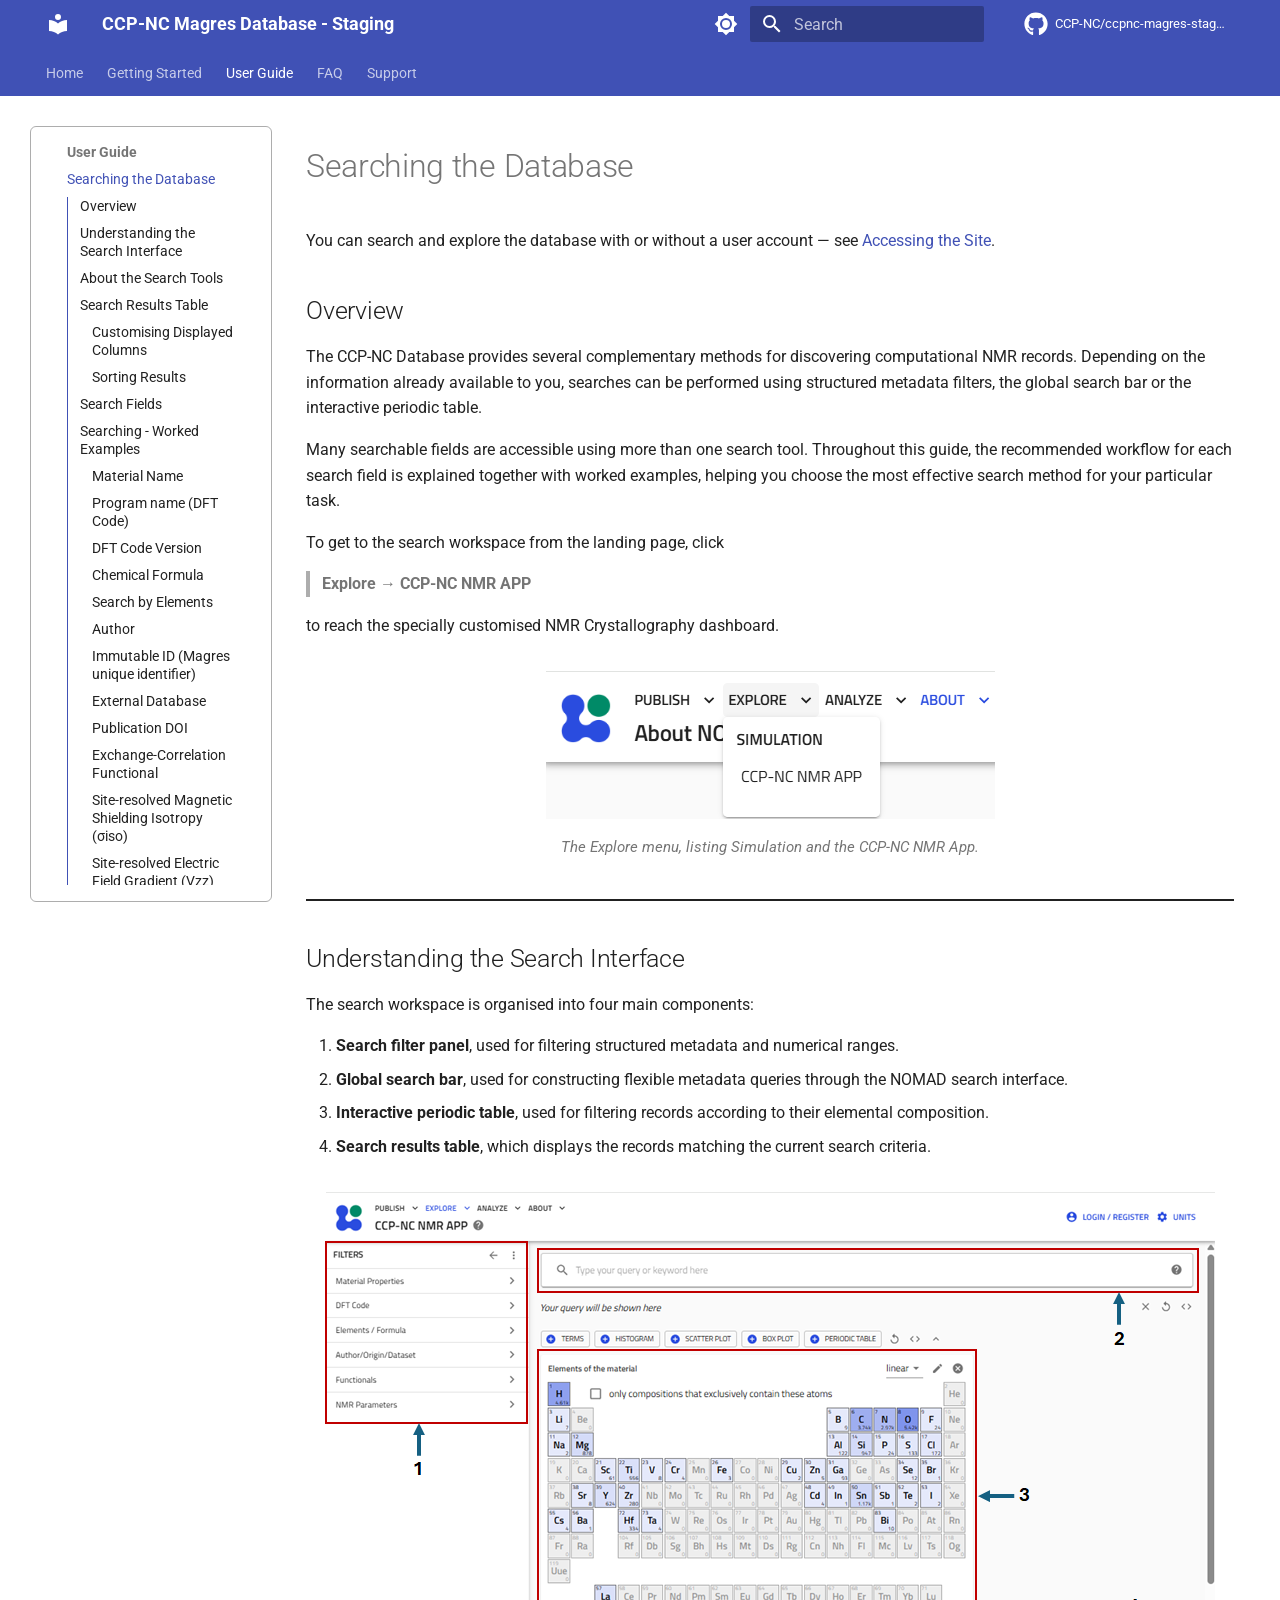
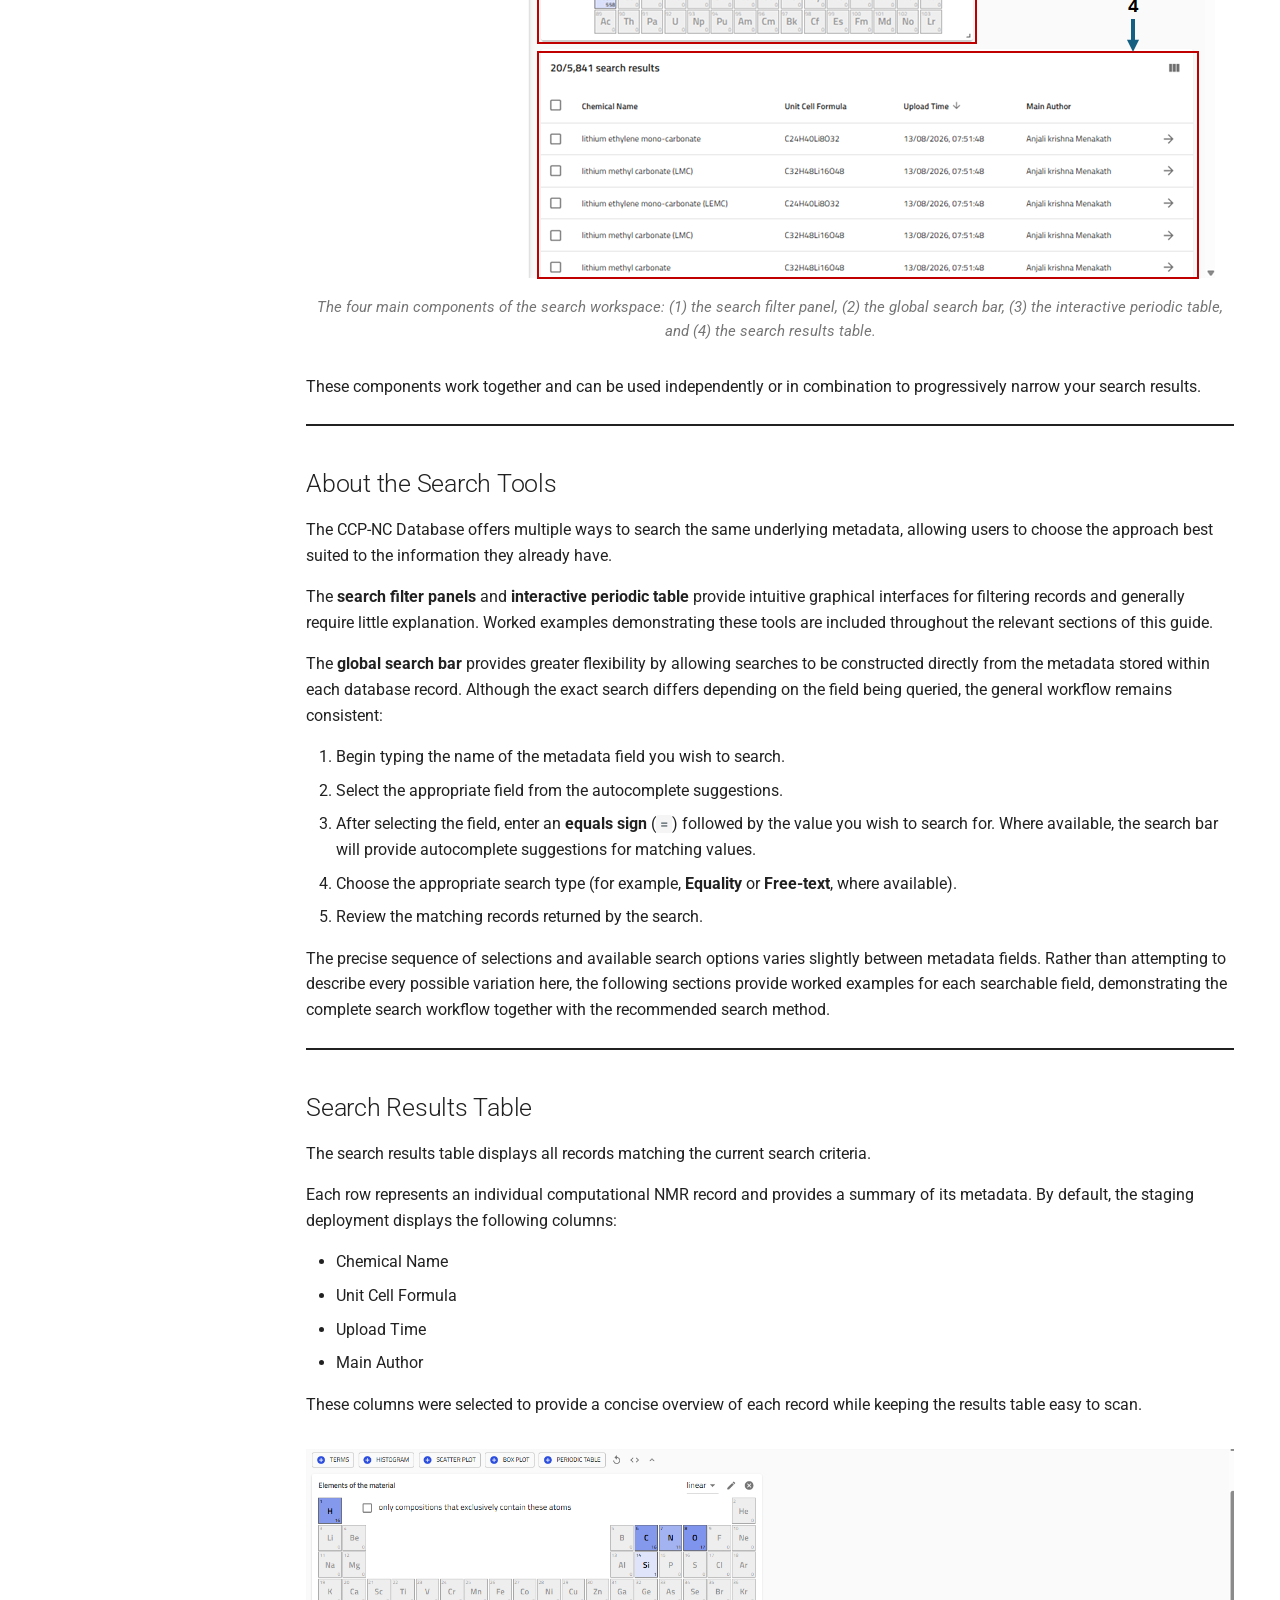
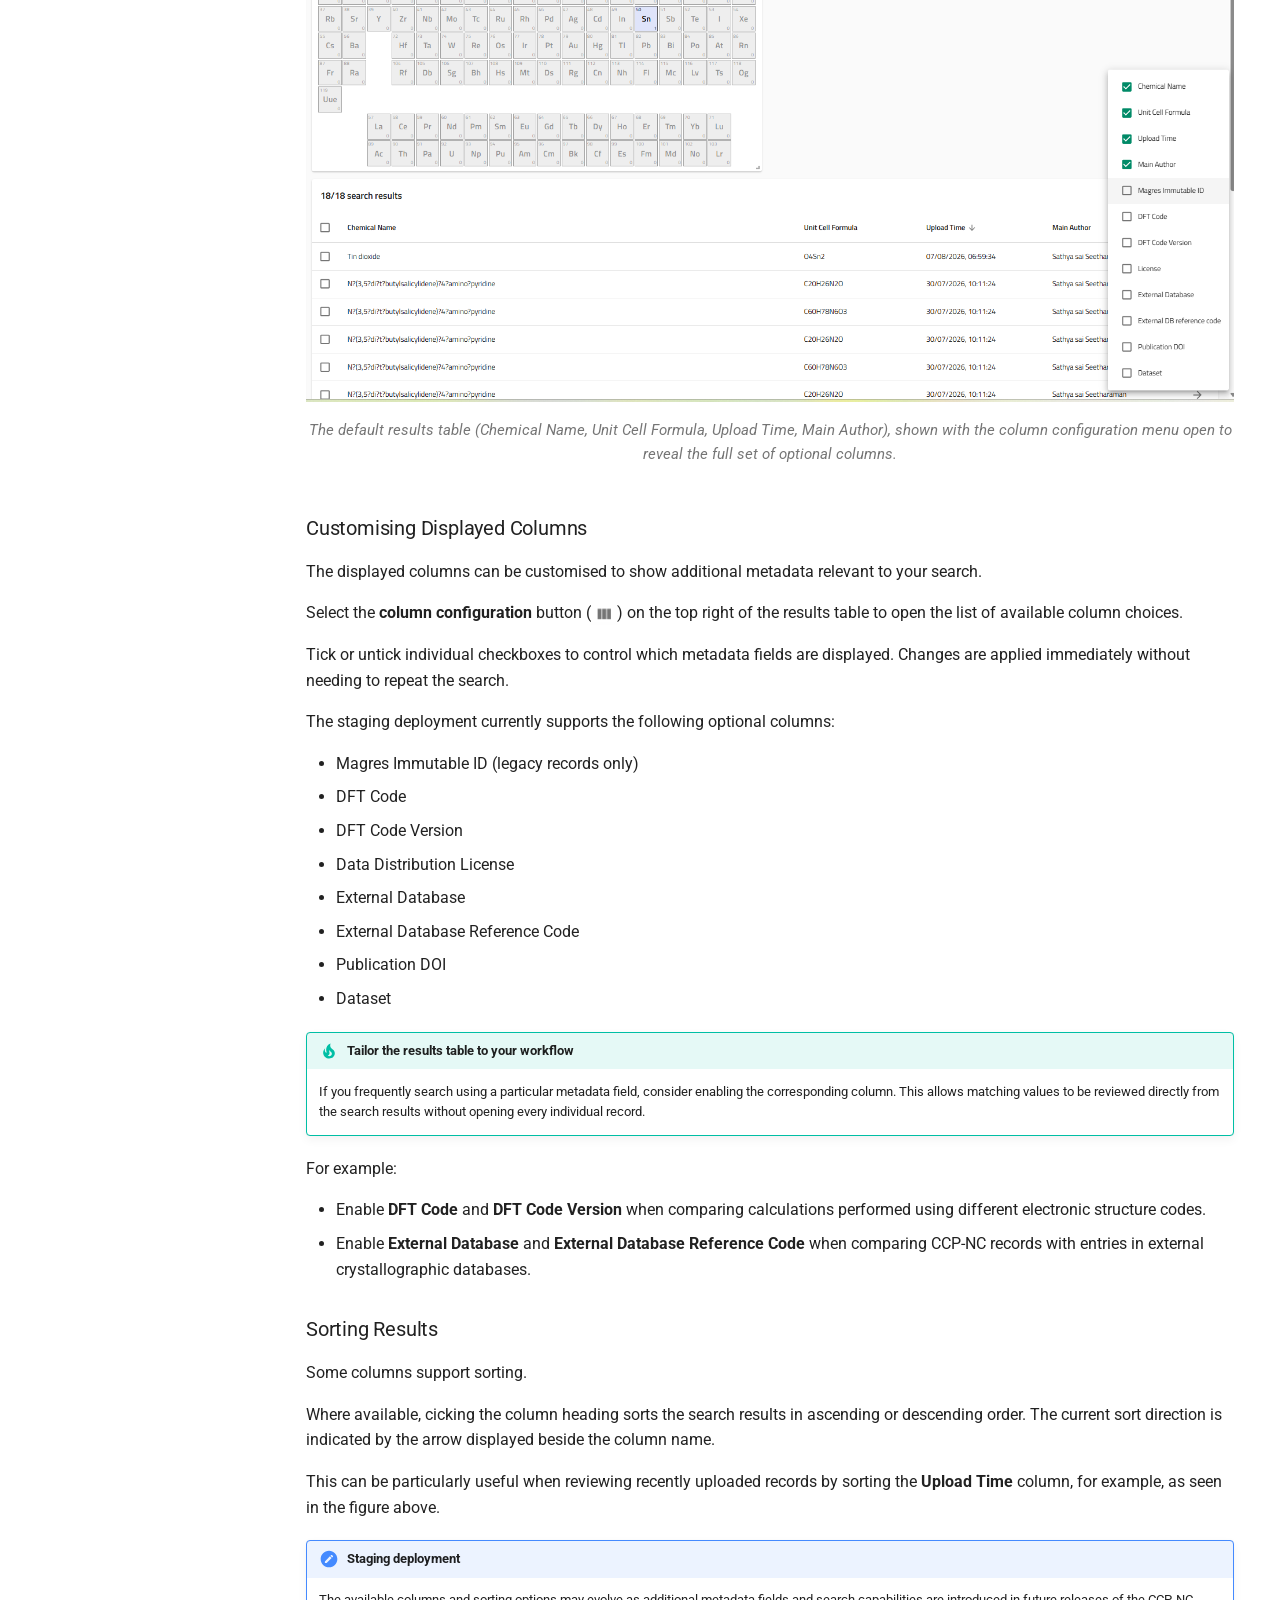
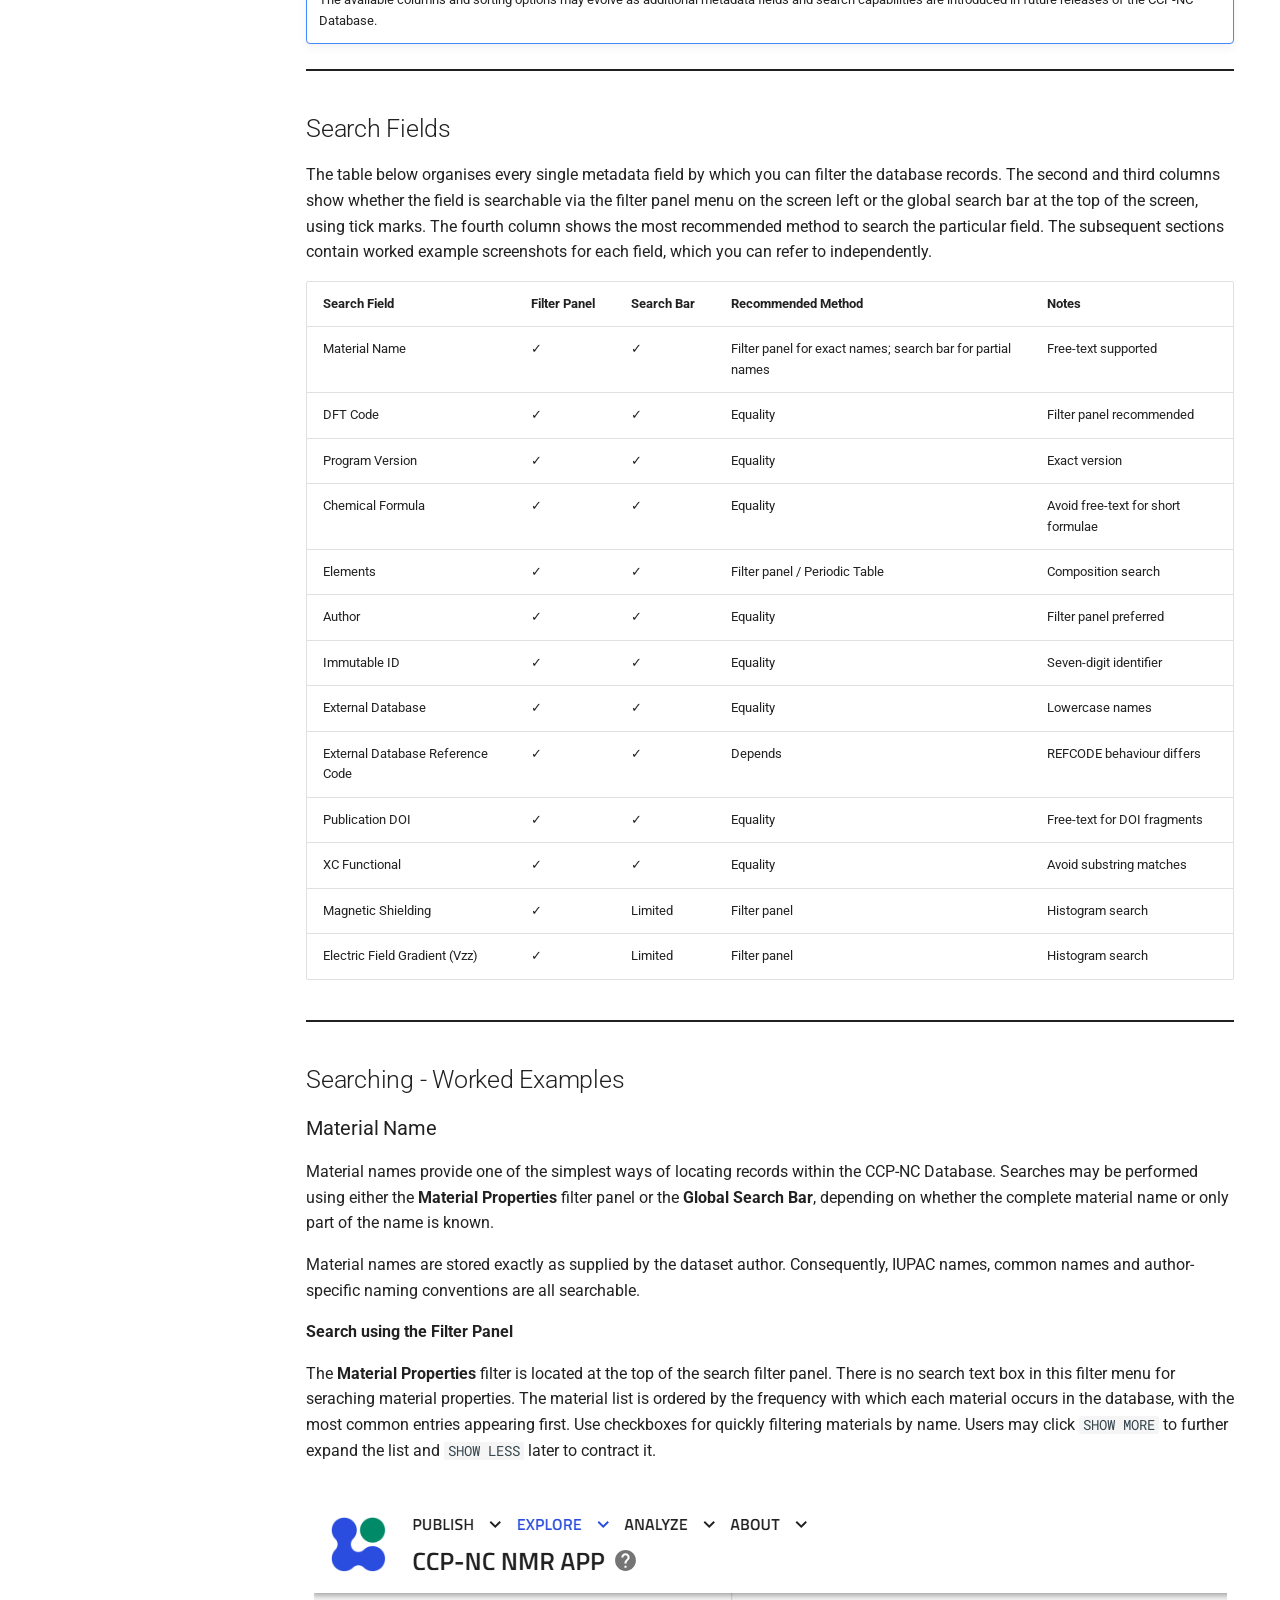
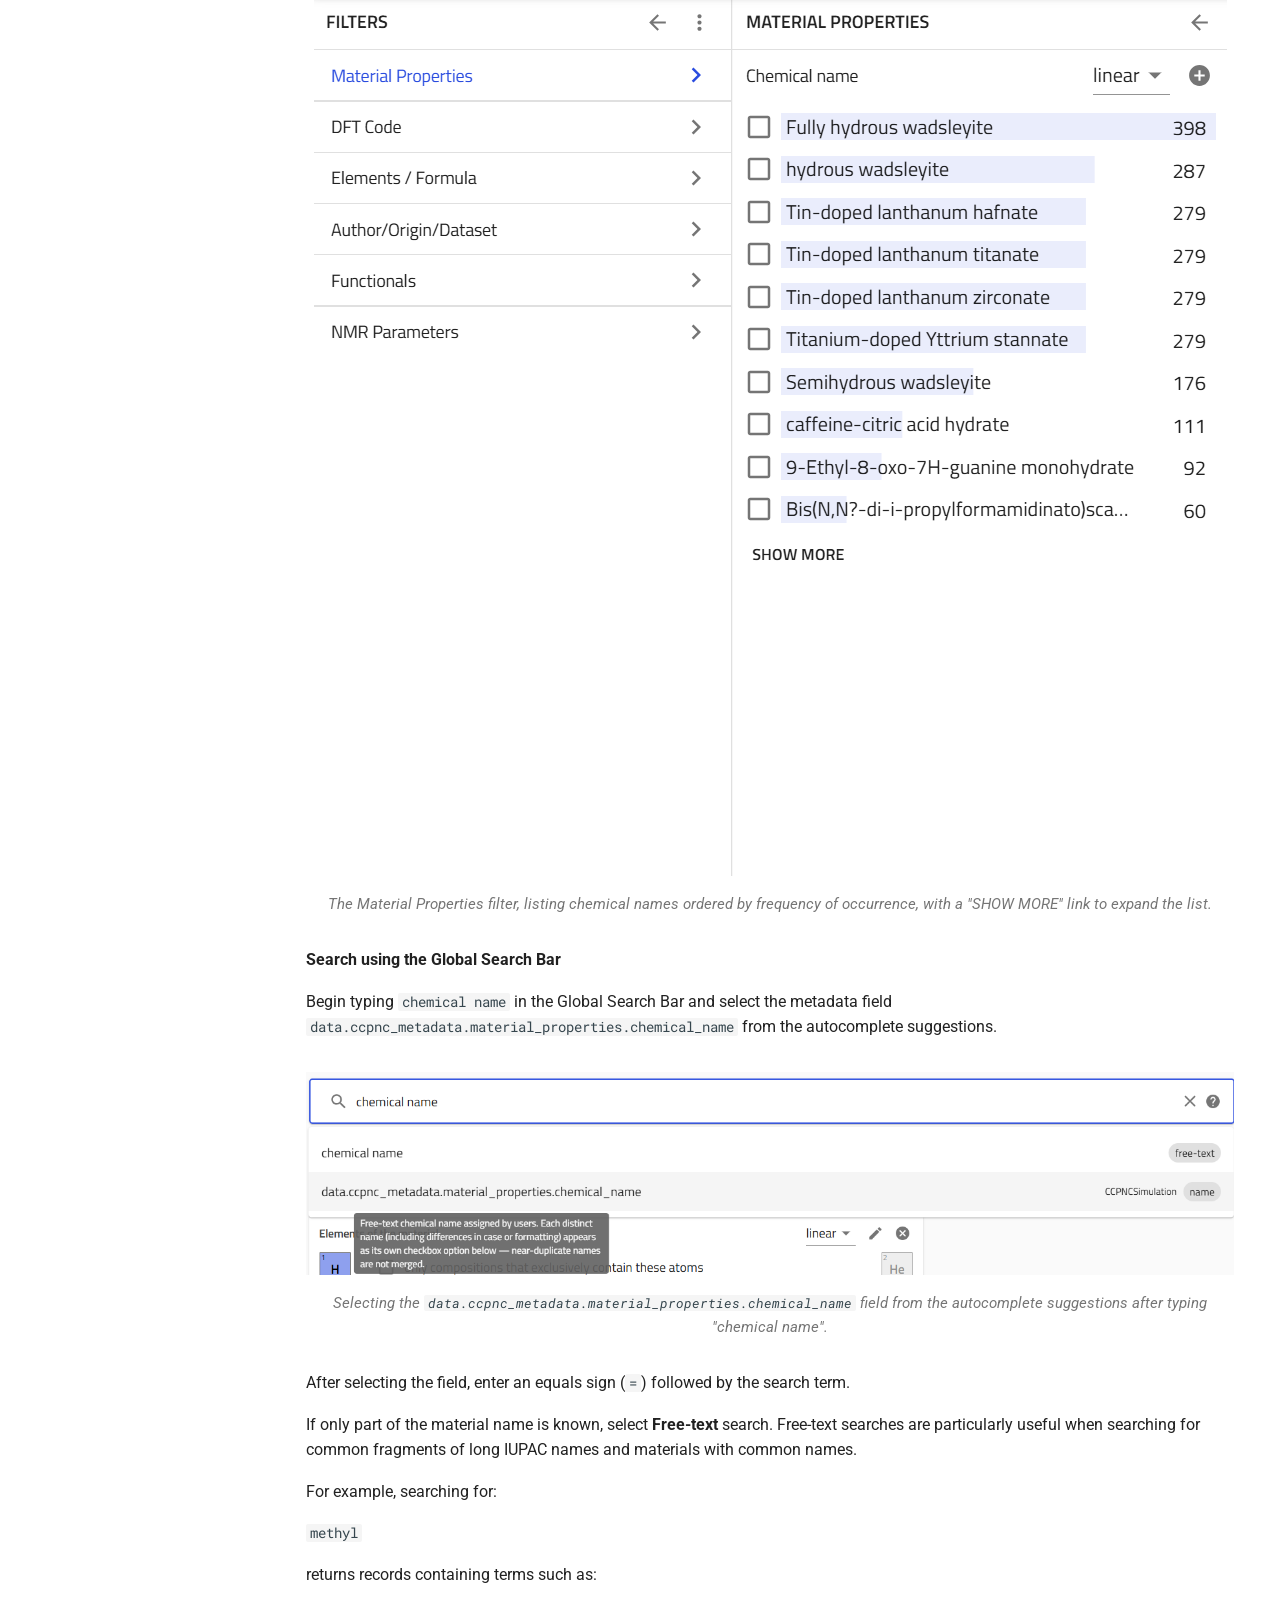
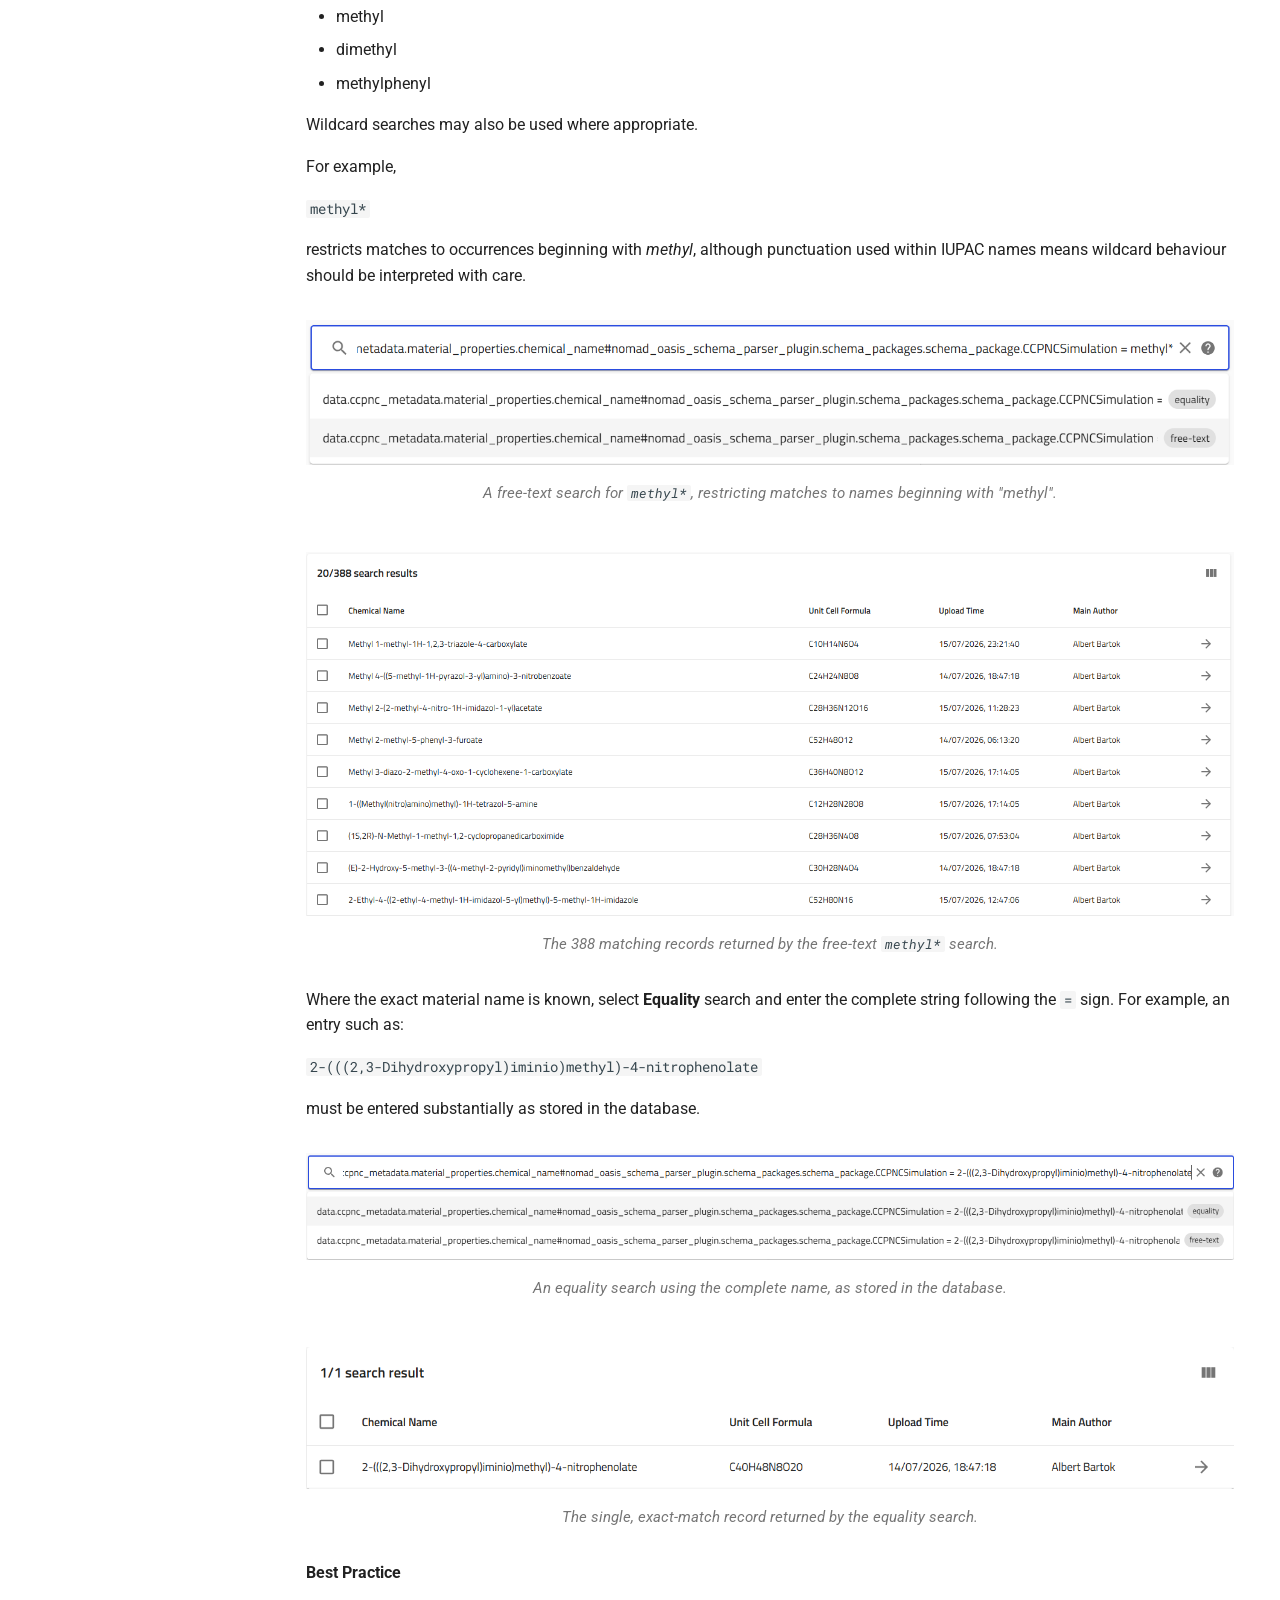
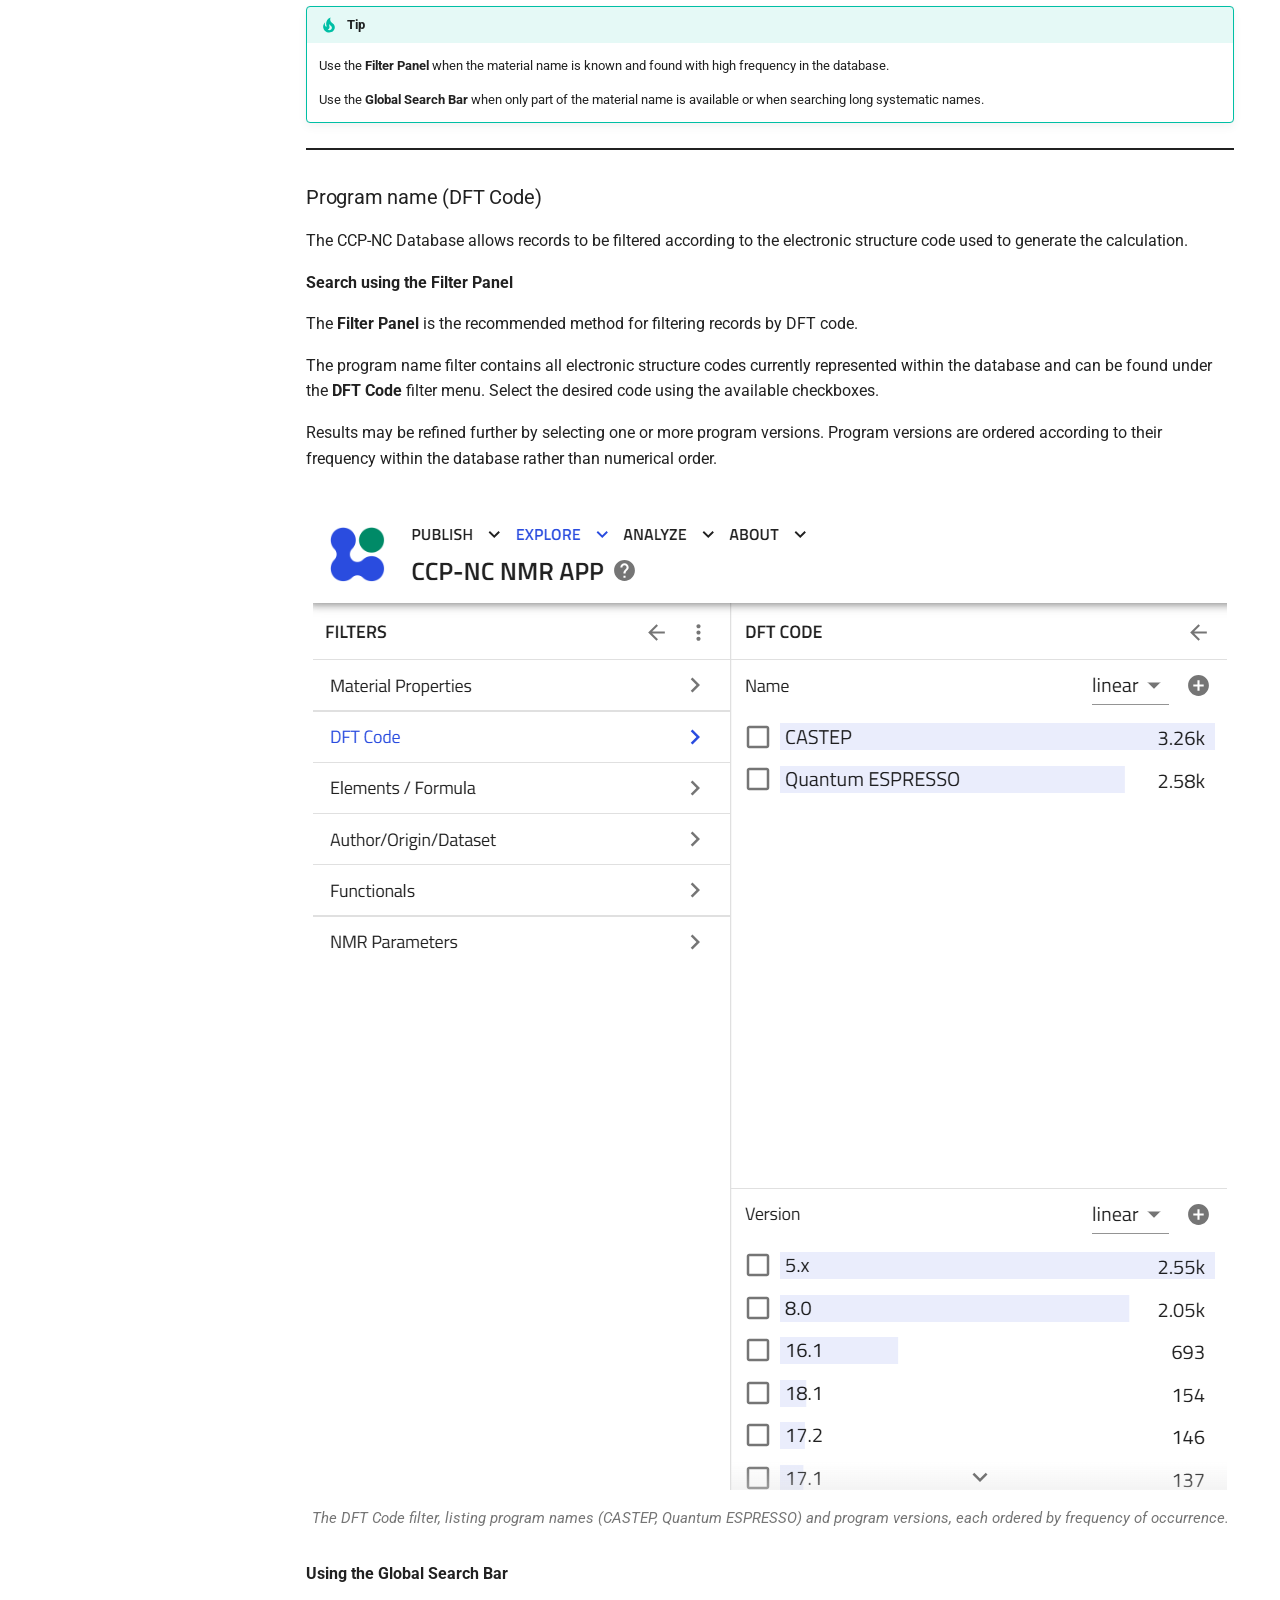
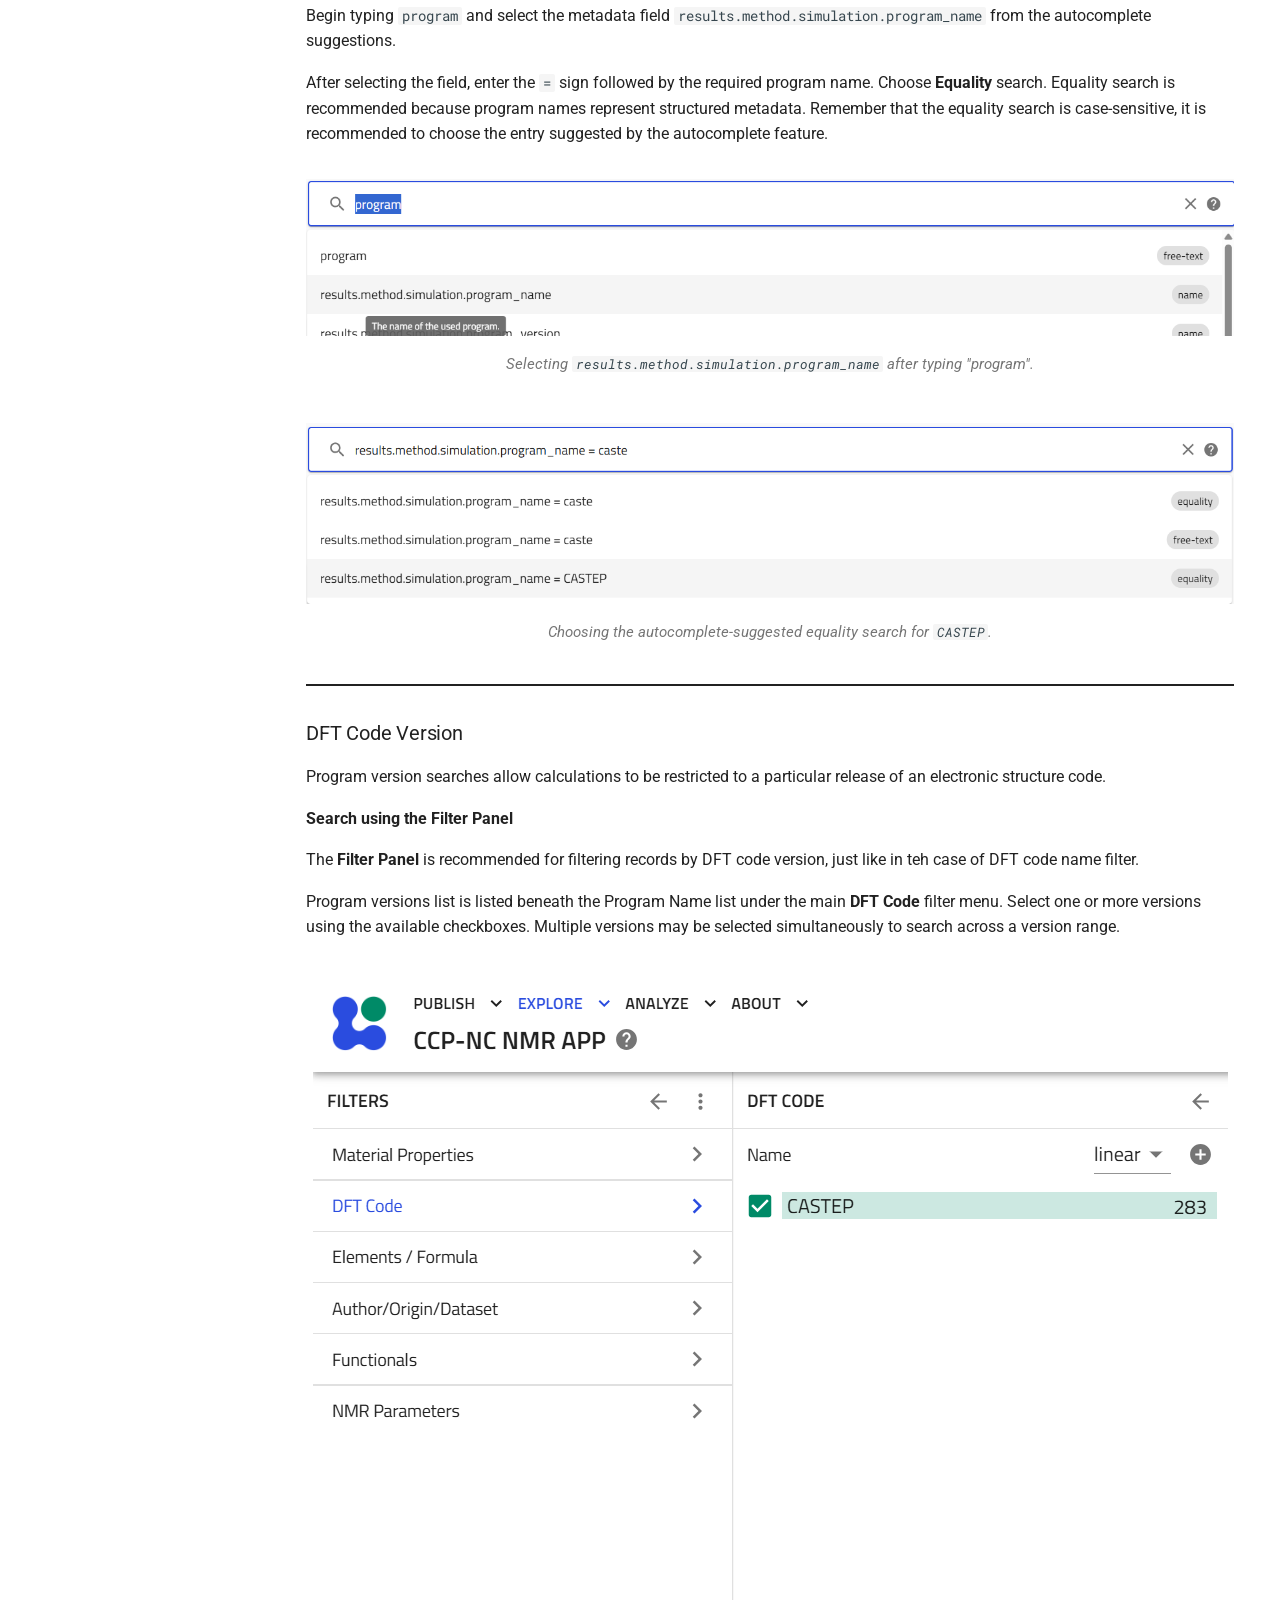
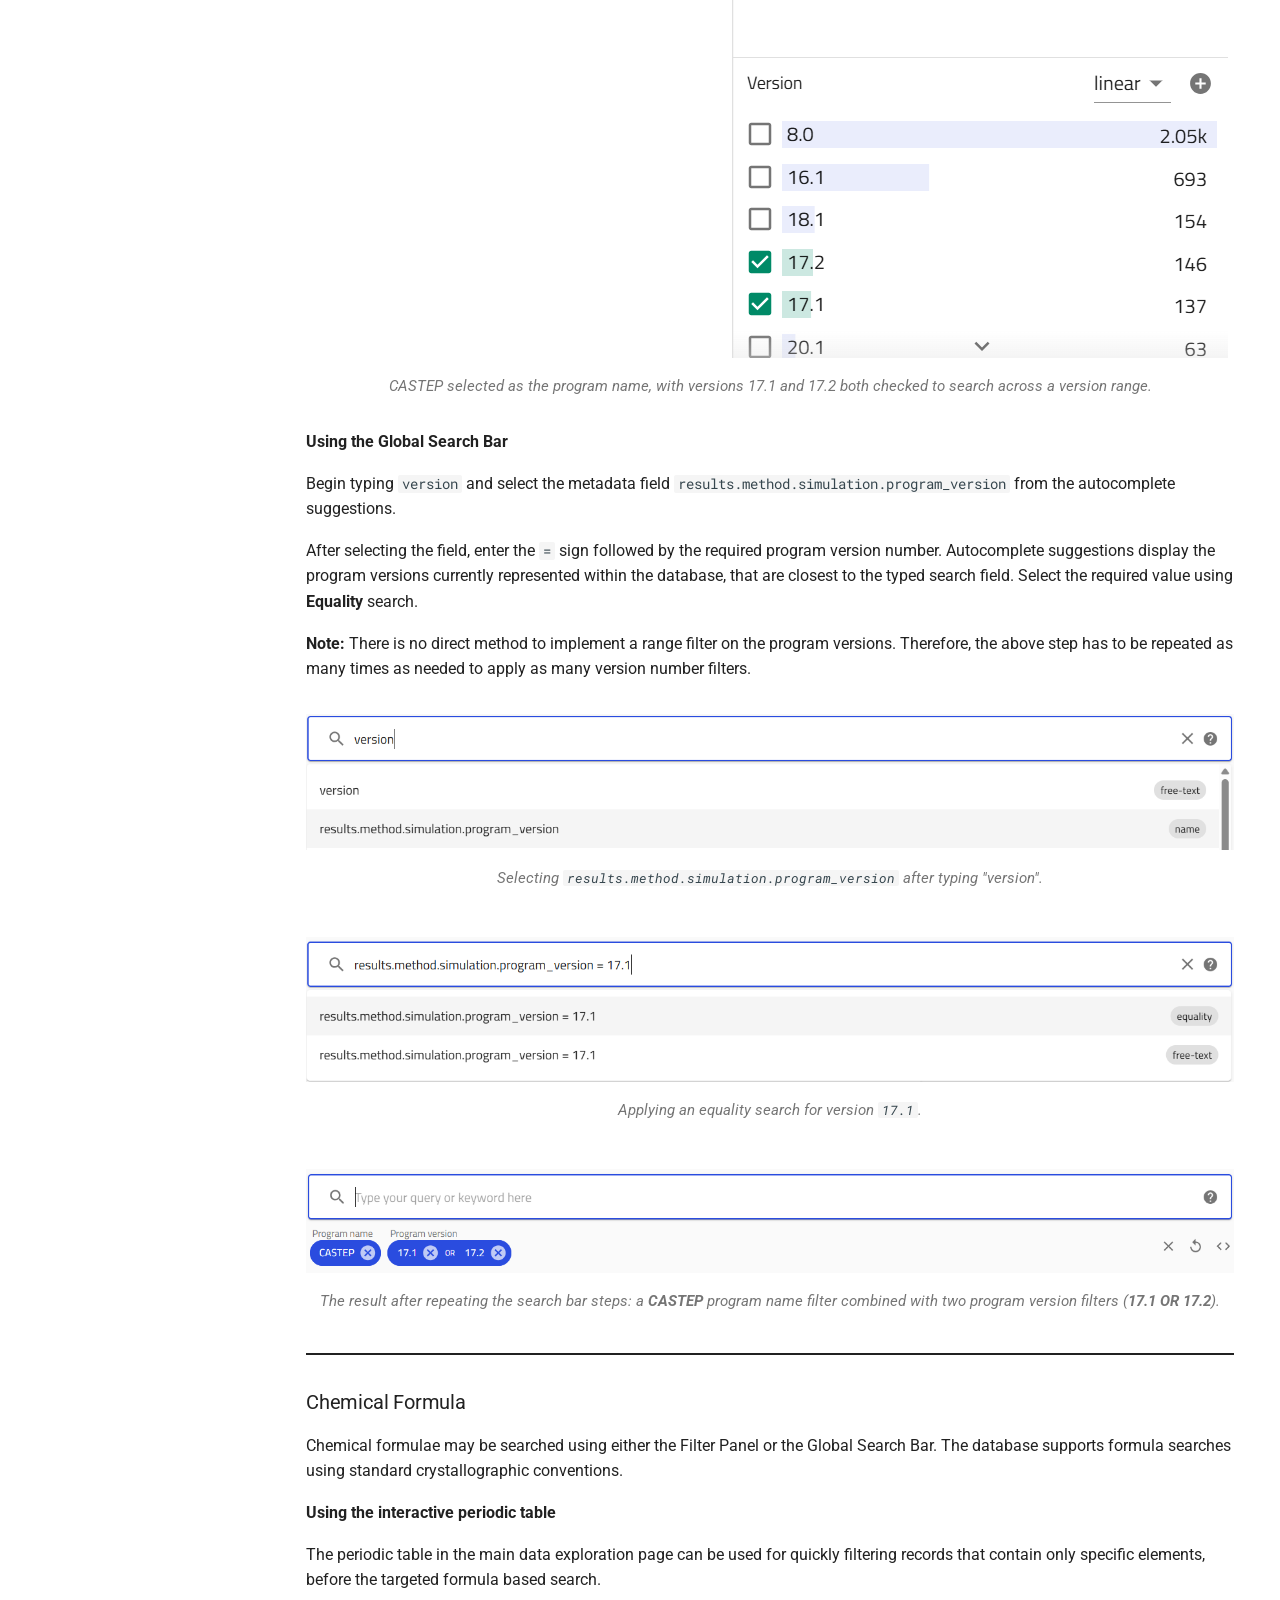
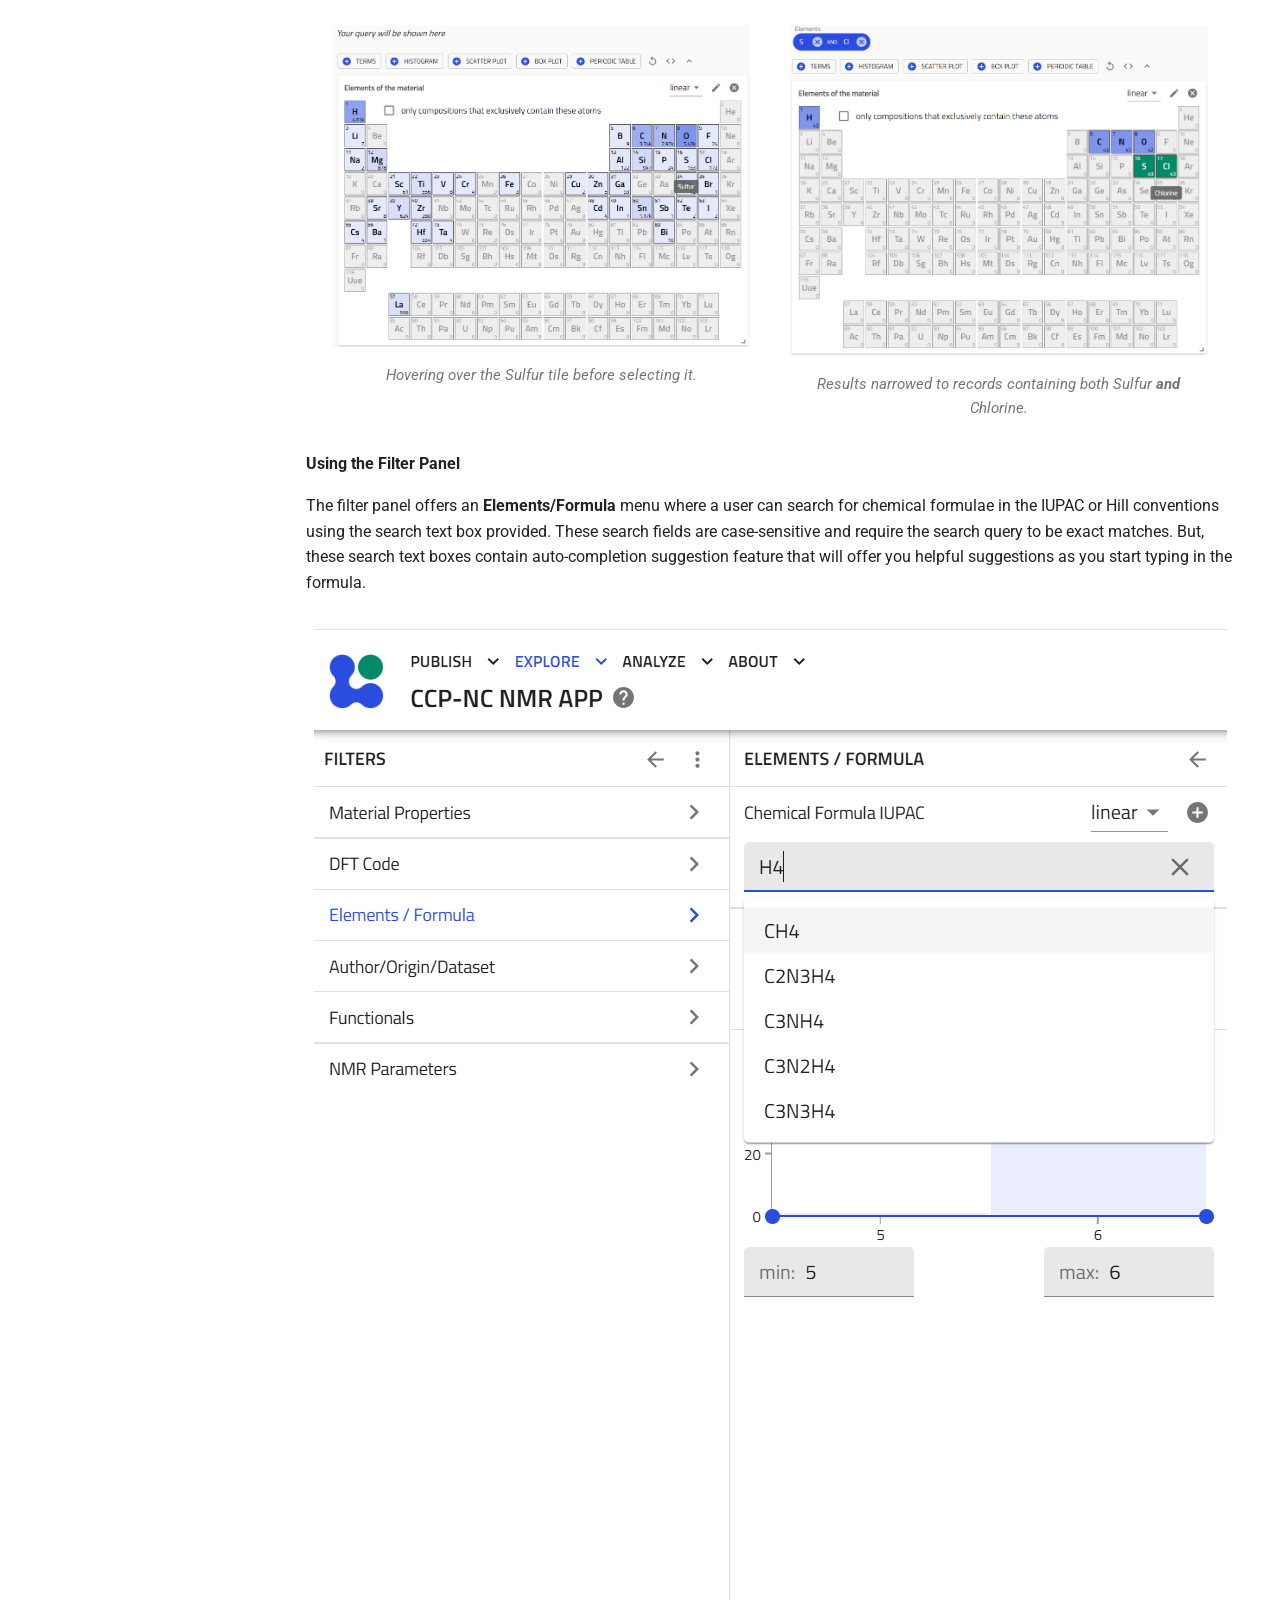
<file: user-guide/search/index.html>
<!doctype html>
<html lang="en" class="no-js">
  <head>
    
      <meta charset="utf-8">
      <meta name="viewport" content="width=device-width,initial-scale=1">
      
        <meta name="description" content="User documentation for the CCP-NC Magres Database staging deployment (NOMAD Oasis)">
      
      
      
        <link rel="canonical" href="https://ccp-nc.github.io/ccpnc-magres-staging-docs/user-guide/search/">
      
      
        <link rel="prev" href="../../getting-started/">
      
      
        <link rel="next" href="../results/">
      
      
        
      
      
      <link rel="icon" href="../../assets/images/favicon.png">
      <meta name="generator" content="mkdocs-1.6.1, mkdocs-material-9.7.7">
    
    
      
        <title>Searching the Database - CCP-NC Magres Database - Staging</title>
      
    
    
      <link rel="stylesheet" href="../../assets/stylesheets/main.ec1eaa64.min.css">
      
        
        <link rel="stylesheet" href="../../assets/stylesheets/palette.ab4e12ef.min.css">
      
      


    
    
      
    
    
      
        
        
        <link rel="preconnect" href="https://fonts.gstatic.com" crossorigin>
        <link rel="stylesheet" href="https://fonts.googleapis.com/css?family=Roboto:300,300i,400,400i,700,700i%7CRoboto+Mono:400,400i,700,700i&display=fallback">
        <style>:root{--md-text-font:"Roboto";--md-code-font:"Roboto Mono"}</style>
      
    
    
      <link rel="stylesheet" href="../../assets/stylesheets/extra.css">
    
    <script>__md_scope=new URL("../..",location),__md_hash=e=>[...e].reduce(((e,_)=>(e<<5)-e+_.charCodeAt(0)),0),__md_get=(e,_=localStorage,t=__md_scope)=>JSON.parse(_.getItem(t.pathname+"."+e)),__md_set=(e,_,t=localStorage,a=__md_scope)=>{try{t.setItem(a.pathname+"."+e,JSON.stringify(_))}catch(e){}}</script>
    
      

    
    
  </head>
  
  
    
    
      
    
    
    
    
    <body dir="ltr" data-md-color-scheme="default" data-md-color-primary="indigo" data-md-color-accent="indigo">
  
    
    <input class="md-toggle" data-md-toggle="drawer" type="checkbox" id="__drawer" autocomplete="off">
    <input class="md-toggle" data-md-toggle="search" type="checkbox" id="__search" autocomplete="off">
    <label class="md-overlay" for="__drawer"></label>
    <div data-md-component="skip">
      
        
        <a href="#searching-the-database" class="md-skip">
          Skip to content
        </a>
      
    </div>
    <div data-md-component="announce">
      
    </div>
    
    
      

<header class="md-header" data-md-component="header">
  <nav class="md-header__inner md-grid" aria-label="Header">
    <a href="../.." title="CCP-NC Magres Database - Staging" class="md-header__button md-logo" aria-label="CCP-NC Magres Database - Staging" data-md-component="logo">
      
  
  <svg xmlns="http://www.w3.org/2000/svg" viewBox="0 0 24 24"><path d="M12 8a3 3 0 0 0 3-3 3 3 0 0 0-3-3 3 3 0 0 0-3 3 3 3 0 0 0 3 3m0 3.54C9.64 9.35 6.5 8 3 8v11c3.5 0 6.64 1.35 9 3.54 2.36-2.19 5.5-3.54 9-3.54V8c-3.5 0-6.64 1.35-9 3.54"/></svg>

    </a>
    <label class="md-header__button md-icon" for="__drawer">
      
      <svg xmlns="http://www.w3.org/2000/svg" viewBox="0 0 24 24"><path d="M3 6h18v2H3zm0 5h18v2H3zm0 5h18v2H3z"/></svg>
    </label>
    <div class="md-header__title" data-md-component="header-title">
      <div class="md-header__ellipsis">
        <div class="md-header__topic">
          <span class="md-ellipsis">
            CCP-NC Magres Database - Staging
          </span>
        </div>
        <div class="md-header__topic" data-md-component="header-topic">
          <span class="md-ellipsis">
            
              Searching the Database
            
          </span>
        </div>
      </div>
    </div>
    
      
        <form class="md-header__option" data-md-component="palette">
  
    
    
    
    <input class="md-option" data-md-color-media="(prefers-color-scheme: light)" data-md-color-scheme="default" data-md-color-primary="indigo" data-md-color-accent="indigo"  aria-label="Switch to dark mode"  type="radio" name="__palette" id="__palette_0">
    
      <label class="md-header__button md-icon" title="Switch to dark mode" for="__palette_1" hidden>
        <svg xmlns="http://www.w3.org/2000/svg" viewBox="0 0 24 24"><path d="M12 8a4 4 0 0 0-4 4 4 4 0 0 0 4 4 4 4 0 0 0 4-4 4 4 0 0 0-4-4m0 10a6 6 0 0 1-6-6 6 6 0 0 1 6-6 6 6 0 0 1 6 6 6 6 0 0 1-6 6m8-9.31V4h-4.69L12 .69 8.69 4H4v4.69L.69 12 4 15.31V20h4.69L12 23.31 15.31 20H20v-4.69L23.31 12z"/></svg>
      </label>
    
  
    
    
    
    <input class="md-option" data-md-color-media="(prefers-color-scheme: dark)" data-md-color-scheme="slate" data-md-color-primary="indigo" data-md-color-accent="indigo"  aria-label="Switch to light mode"  type="radio" name="__palette" id="__palette_1">
    
      <label class="md-header__button md-icon" title="Switch to light mode" for="__palette_0" hidden>
        <svg xmlns="http://www.w3.org/2000/svg" viewBox="0 0 24 24"><path d="M12 18c-.89 0-1.74-.2-2.5-.55C11.56 16.5 13 14.42 13 12s-1.44-4.5-3.5-5.45C10.26 6.2 11.11 6 12 6a6 6 0 0 1 6 6 6 6 0 0 1-6 6m8-9.31V4h-4.69L12 .69 8.69 4H4v4.69L.69 12 4 15.31V20h4.69L12 23.31 15.31 20H20v-4.69L23.31 12z"/></svg>
      </label>
    
  
</form>
      
    
    
      <script>var palette=__md_get("__palette");if(palette&&palette.color){if("(prefers-color-scheme)"===palette.color.media){var media=matchMedia("(prefers-color-scheme: light)"),input=document.querySelector(media.matches?"[data-md-color-media='(prefers-color-scheme: light)']":"[data-md-color-media='(prefers-color-scheme: dark)']");palette.color.media=input.getAttribute("data-md-color-media"),palette.color.scheme=input.getAttribute("data-md-color-scheme"),palette.color.primary=input.getAttribute("data-md-color-primary"),palette.color.accent=input.getAttribute("data-md-color-accent")}for(var[key,value]of Object.entries(palette.color))document.body.setAttribute("data-md-color-"+key,value)}</script>
    
    
    
      
      
        <label class="md-header__button md-icon" for="__search">
          
          <svg xmlns="http://www.w3.org/2000/svg" viewBox="0 0 24 24"><path d="M9.5 3A6.5 6.5 0 0 1 16 9.5c0 1.61-.59 3.09-1.56 4.23l.27.27h.79l5 5-1.5 1.5-5-5v-.79l-.27-.27A6.52 6.52 0 0 1 9.5 16 6.5 6.5 0 0 1 3 9.5 6.5 6.5 0 0 1 9.5 3m0 2C7 5 5 7 5 9.5S7 14 9.5 14 14 12 14 9.5 12 5 9.5 5"/></svg>
        </label>
        <div class="md-search" data-md-component="search" role="dialog">
  <label class="md-search__overlay" for="__search"></label>
  <div class="md-search__inner" role="search">
    <form class="md-search__form" name="search">
      <input type="text" class="md-search__input" name="query" aria-label="Search" placeholder="Search" autocapitalize="off" autocorrect="off" autocomplete="off" spellcheck="false" data-md-component="search-query" required>
      <label class="md-search__icon md-icon" for="__search">
        
        <svg xmlns="http://www.w3.org/2000/svg" viewBox="0 0 24 24"><path d="M9.5 3A6.5 6.5 0 0 1 16 9.5c0 1.61-.59 3.09-1.56 4.23l.27.27h.79l5 5-1.5 1.5-5-5v-.79l-.27-.27A6.52 6.52 0 0 1 9.5 16 6.5 6.5 0 0 1 3 9.5 6.5 6.5 0 0 1 9.5 3m0 2C7 5 5 7 5 9.5S7 14 9.5 14 14 12 14 9.5 12 5 9.5 5"/></svg>
        
        <svg xmlns="http://www.w3.org/2000/svg" viewBox="0 0 24 24"><path d="M20 11v2H8l5.5 5.5-1.42 1.42L4.16 12l7.92-7.92L13.5 5.5 8 11z"/></svg>
      </label>
      <nav class="md-search__options" aria-label="Search">
        
        <button type="reset" class="md-search__icon md-icon" title="Clear" aria-label="Clear" tabindex="-1">
          
          <svg xmlns="http://www.w3.org/2000/svg" viewBox="0 0 24 24"><path d="M19 6.41 17.59 5 12 10.59 6.41 5 5 6.41 10.59 12 5 17.59 6.41 19 12 13.41 17.59 19 19 17.59 13.41 12z"/></svg>
        </button>
      </nav>
      
        <div class="md-search__suggest" data-md-component="search-suggest"></div>
      
    </form>
    <div class="md-search__output">
      <div class="md-search__scrollwrap" tabindex="0" data-md-scrollfix>
        <div class="md-search-result" data-md-component="search-result">
          <div class="md-search-result__meta">
            Initializing search
          </div>
          <ol class="md-search-result__list" role="presentation"></ol>
        </div>
      </div>
    </div>
  </div>
</div>
      
    
    
      <div class="md-header__source">
        <a href="https://github.com/CCP-NC/ccpnc-magres-staging-docs" title="Go to repository" class="md-source" data-md-component="source">
  <div class="md-source__icon md-icon">
    
    <svg xmlns="http://www.w3.org/2000/svg" viewBox="0 0 512 512"><!--! Font Awesome Free 7.1.0 by @fontawesome - https://fontawesome.com License - https://fontawesome.com/license/free (Icons: CC BY 4.0, Fonts: SIL OFL 1.1, Code: MIT License) Copyright 2025 Fonticons, Inc.--><path d="M173.9 397.4c0 2-2.3 3.6-5.2 3.6-3.3.3-5.6-1.3-5.6-3.6 0-2 2.3-3.6 5.2-3.6 3-.3 5.6 1.3 5.6 3.6m-31.1-4.5c-.7 2 1.3 4.3 4.3 4.9 2.6 1 5.6 0 6.2-2s-1.3-4.3-4.3-5.2c-2.6-.7-5.5.3-6.2 2.3m44.2-1.7c-2.9.7-4.9 2.6-4.6 4.9.3 2 2.9 3.3 5.9 2.6 2.9-.7 4.9-2.6 4.6-4.6-.3-1.9-3-3.2-5.9-2.9M252.8 8C114.1 8 8 113.3 8 252c0 110.9 69.8 205.8 169.5 239.2 12.8 2.3 17.3-5.6 17.3-12.1 0-6.2-.3-40.4-.3-61.4 0 0-70 15-84.7-29.8 0 0-11.4-29.1-27.8-36.6 0 0-22.9-15.7 1.6-15.4 0 0 24.9 2 38.6 25.8 21.9 38.6 58.6 27.5 72.9 20.9 2.3-16 8.8-27.1 16-33.7-55.9-6.2-112.3-14.3-112.3-110.5 0-27.5 7.6-41.3 23.6-58.9-2.6-6.5-11.1-33.3 2.6-67.9 20.9-6.5 69 27 69 27 20-5.6 41.5-8.5 62.8-8.5s42.8 2.9 62.8 8.5c0 0 48.1-33.6 69-27 13.7 34.7 5.2 61.4 2.6 67.9 16 17.7 25.8 31.5 25.8 58.9 0 96.5-58.9 104.2-114.8 110.5 9.2 7.9 17 22.9 17 46.4 0 33.7-.3 75.4-.3 83.6 0 6.5 4.6 14.4 17.3 12.1C436.2 457.8 504 362.9 504 252 504 113.3 391.5 8 252.8 8M105.2 352.9c-1.3 1-1 3.3.7 5.2 1.6 1.6 3.9 2.3 5.2 1 1.3-1 1-3.3-.7-5.2-1.6-1.6-3.9-2.3-5.2-1m-10.8-8.1c-.7 1.3.3 2.9 2.3 3.9 1.6 1 3.6.7 4.3-.7.7-1.3-.3-2.9-2.3-3.9-2-.6-3.6-.3-4.3.7m32.4 35.6c-1.6 1.3-1 4.3 1.3 6.2 2.3 2.3 5.2 2.6 6.5 1 1.3-1.3.7-4.3-1.3-6.2-2.2-2.3-5.2-2.6-6.5-1m-11.4-14.7c-1.6 1-1.6 3.6 0 5.9s4.3 3.3 5.6 2.3c1.6-1.3 1.6-3.9 0-6.2-1.4-2.3-4-3.3-5.6-2"/></svg>
  </div>
  <div class="md-source__repository">
    CCP-NC/ccpnc-magres-staging-docs
  </div>
</a>
      </div>
    
  </nav>
  
</header>
    
    <div class="md-container" data-md-component="container">
      
      
        
          
            
<nav class="md-tabs" aria-label="Tabs" data-md-component="tabs">
  <div class="md-grid">
    <ul class="md-tabs__list">
      
        
  
  
  
  
    <li class="md-tabs__item">
      <a href="../.." class="md-tabs__link">
        
  
  
    
  
  Home

      </a>
    </li>
  

      
        
  
  
  
  
    <li class="md-tabs__item">
      <a href="../../getting-started/" class="md-tabs__link">
        
  
  
    
  
  Getting Started

      </a>
    </li>
  

      
        
  
  
  
    
  
  
    
    
      <li class="md-tabs__item md-tabs__item--active">
        <a href="./" class="md-tabs__link">
          
  
  
  User Guide

        </a>
      </li>
    
  

      
        
  
  
  
  
    <li class="md-tabs__item">
      <a href="../../reference/faq/" class="md-tabs__link">
        
  
  
    
  
  FAQ

      </a>
    </li>
  

      
        
  
  
  
  
    <li class="md-tabs__item">
      <a href="../../reference/support/" class="md-tabs__link">
        
  
  
    
  
  Support

      </a>
    </li>
  

      
    </ul>
  </div>
</nav>
          
        
      
      <main class="md-main" data-md-component="main">
        <div class="md-main__inner md-grid">
          
            
              
              <div class="md-sidebar md-sidebar--primary" data-md-component="sidebar" data-md-type="navigation" >
                <div class="md-sidebar__scrollwrap">
                  <div class="md-sidebar__inner">
                    


  


  

<nav class="md-nav md-nav--primary md-nav--lifted md-nav--integrated" aria-label="Navigation" data-md-level="0">
  <label class="md-nav__title" for="__drawer">
    <a href="../.." title="CCP-NC Magres Database - Staging" class="md-nav__button md-logo" aria-label="CCP-NC Magres Database - Staging" data-md-component="logo">
      
  
  <svg xmlns="http://www.w3.org/2000/svg" viewBox="0 0 24 24"><path d="M12 8a3 3 0 0 0 3-3 3 3 0 0 0-3-3 3 3 0 0 0-3 3 3 3 0 0 0 3 3m0 3.54C9.64 9.35 6.5 8 3 8v11c3.5 0 6.64 1.35 9 3.54 2.36-2.19 5.5-3.54 9-3.54V8c-3.5 0-6.64 1.35-9 3.54"/></svg>

    </a>
    CCP-NC Magres Database - Staging
  </label>
  
    <div class="md-nav__source">
      <a href="https://github.com/CCP-NC/ccpnc-magres-staging-docs" title="Go to repository" class="md-source" data-md-component="source">
  <div class="md-source__icon md-icon">
    
    <svg xmlns="http://www.w3.org/2000/svg" viewBox="0 0 512 512"><!--! Font Awesome Free 7.1.0 by @fontawesome - https://fontawesome.com License - https://fontawesome.com/license/free (Icons: CC BY 4.0, Fonts: SIL OFL 1.1, Code: MIT License) Copyright 2025 Fonticons, Inc.--><path d="M173.9 397.4c0 2-2.3 3.6-5.2 3.6-3.3.3-5.6-1.3-5.6-3.6 0-2 2.3-3.6 5.2-3.6 3-.3 5.6 1.3 5.6 3.6m-31.1-4.5c-.7 2 1.3 4.3 4.3 4.9 2.6 1 5.6 0 6.2-2s-1.3-4.3-4.3-5.2c-2.6-.7-5.5.3-6.2 2.3m44.2-1.7c-2.9.7-4.9 2.6-4.6 4.9.3 2 2.9 3.3 5.9 2.6 2.9-.7 4.9-2.6 4.6-4.6-.3-1.9-3-3.2-5.9-2.9M252.8 8C114.1 8 8 113.3 8 252c0 110.9 69.8 205.8 169.5 239.2 12.8 2.3 17.3-5.6 17.3-12.1 0-6.2-.3-40.4-.3-61.4 0 0-70 15-84.7-29.8 0 0-11.4-29.1-27.8-36.6 0 0-22.9-15.7 1.6-15.4 0 0 24.9 2 38.6 25.8 21.9 38.6 58.6 27.5 72.9 20.9 2.3-16 8.8-27.1 16-33.7-55.9-6.2-112.3-14.3-112.3-110.5 0-27.5 7.6-41.3 23.6-58.9-2.6-6.5-11.1-33.3 2.6-67.9 20.9-6.5 69 27 69 27 20-5.6 41.5-8.5 62.8-8.5s42.8 2.9 62.8 8.5c0 0 48.1-33.6 69-27 13.7 34.7 5.2 61.4 2.6 67.9 16 17.7 25.8 31.5 25.8 58.9 0 96.5-58.9 104.2-114.8 110.5 9.2 7.9 17 22.9 17 46.4 0 33.7-.3 75.4-.3 83.6 0 6.5 4.6 14.4 17.3 12.1C436.2 457.8 504 362.9 504 252 504 113.3 391.5 8 252.8 8M105.2 352.9c-1.3 1-1 3.3.7 5.2 1.6 1.6 3.9 2.3 5.2 1 1.3-1 1-3.3-.7-5.2-1.6-1.6-3.9-2.3-5.2-1m-10.8-8.1c-.7 1.3.3 2.9 2.3 3.9 1.6 1 3.6.7 4.3-.7.7-1.3-.3-2.9-2.3-3.9-2-.6-3.6-.3-4.3.7m32.4 35.6c-1.6 1.3-1 4.3 1.3 6.2 2.3 2.3 5.2 2.6 6.5 1 1.3-1.3.7-4.3-1.3-6.2-2.2-2.3-5.2-2.6-6.5-1m-11.4-14.7c-1.6 1-1.6 3.6 0 5.9s4.3 3.3 5.6 2.3c1.6-1.3 1.6-3.9 0-6.2-1.4-2.3-4-3.3-5.6-2"/></svg>
  </div>
  <div class="md-source__repository">
    CCP-NC/ccpnc-magres-staging-docs
  </div>
</a>
    </div>
  
  <ul class="md-nav__list" data-md-scrollfix>
    
      
      
  
  
  
  
    <li class="md-nav__item">
      <a href="../.." class="md-nav__link">
        
  
  
  <span class="md-ellipsis">
    
  
    Home
  

    
  </span>
  
  

      </a>
    </li>
  

    
      
      
  
  
  
  
    <li class="md-nav__item">
      <a href="../../getting-started/" class="md-nav__link">
        
  
  
  <span class="md-ellipsis">
    
  
    Getting Started
  

    
  </span>
  
  

      </a>
    </li>
  

    
      
      
  
  
    
  
  
  
    
    
    
    
      
        
        
      
      
    
    
    <li class="md-nav__item md-nav__item--active md-nav__item--section md-nav__item--nested">
      
        
        
        <input class="md-nav__toggle md-toggle " type="checkbox" id="__nav_3" checked>
        
          
          <label class="md-nav__link" for="__nav_3" id="__nav_3_label" tabindex="">
            
  
  
  <span class="md-ellipsis">
    
  
    User Guide
  

    
  </span>
  
  

            <span class="md-nav__icon md-icon"></span>
          </label>
        
        <nav class="md-nav" data-md-level="1" aria-labelledby="__nav_3_label" aria-expanded="true">
          <label class="md-nav__title" for="__nav_3">
            <span class="md-nav__icon md-icon"></span>
            
  
    User Guide
  

          </label>
          <ul class="md-nav__list" data-md-scrollfix>
            
              
                
  
  
    
  
  
  
    <li class="md-nav__item md-nav__item--active">
      
      <input class="md-nav__toggle md-toggle" type="checkbox" id="__toc">
      
      
        
      
      
        <label class="md-nav__link md-nav__link--active" for="__toc">
          
  
  
  <span class="md-ellipsis">
    
  
    Searching the Database
  

    
  </span>
  
  

          <span class="md-nav__icon md-icon"></span>
        </label>
      
      <a href="./" class="md-nav__link md-nav__link--active">
        
  
  
  <span class="md-ellipsis">
    
  
    Searching the Database
  

    
  </span>
  
  

      </a>
      
        

<nav class="md-nav md-nav--secondary" aria-label="Table of contents">
  
  
  
    
  
  
    <label class="md-nav__title" for="__toc">
      <span class="md-nav__icon md-icon"></span>
      Table of contents
    </label>
    <ul class="md-nav__list" data-md-component="toc" data-md-scrollfix>
      
        <li class="md-nav__item">
  <a href="#overview" class="md-nav__link">
    <span class="md-ellipsis">
      
        Overview
      
    </span>
  </a>
  
</li>
      
        <li class="md-nav__item">
  <a href="#understanding-the-search-interface" class="md-nav__link">
    <span class="md-ellipsis">
      
        Understanding the Search Interface
      
    </span>
  </a>
  
</li>
      
        <li class="md-nav__item">
  <a href="#about-the-search-tools" class="md-nav__link">
    <span class="md-ellipsis">
      
        About the Search Tools
      
    </span>
  </a>
  
</li>
      
        <li class="md-nav__item">
  <a href="#search-results-table" class="md-nav__link">
    <span class="md-ellipsis">
      
        Search Results Table
      
    </span>
  </a>
  
    <nav class="md-nav" aria-label="Search Results Table">
      <ul class="md-nav__list">
        
          <li class="md-nav__item">
  <a href="#customising-displayed-columns" class="md-nav__link">
    <span class="md-ellipsis">
      
        Customising Displayed Columns
      
    </span>
  </a>
  
</li>
        
          <li class="md-nav__item">
  <a href="#sorting-results" class="md-nav__link">
    <span class="md-ellipsis">
      
        Sorting Results
      
    </span>
  </a>
  
</li>
        
      </ul>
    </nav>
  
</li>
      
        <li class="md-nav__item">
  <a href="#search-fields" class="md-nav__link">
    <span class="md-ellipsis">
      
        Search Fields
      
    </span>
  </a>
  
</li>
      
        <li class="md-nav__item">
  <a href="#searching-worked-examples" class="md-nav__link">
    <span class="md-ellipsis">
      
        Searching - Worked Examples
      
    </span>
  </a>
  
    <nav class="md-nav" aria-label="Searching - Worked Examples">
      <ul class="md-nav__list">
        
          <li class="md-nav__item">
  <a href="#material-name" class="md-nav__link">
    <span class="md-ellipsis">
      
        Material Name
      
    </span>
  </a>
  
</li>
        
          <li class="md-nav__item">
  <a href="#program-name-dft-code" class="md-nav__link">
    <span class="md-ellipsis">
      
        Program name (DFT Code)
      
    </span>
  </a>
  
</li>
        
          <li class="md-nav__item">
  <a href="#dft-code-version" class="md-nav__link">
    <span class="md-ellipsis">
      
        DFT Code Version
      
    </span>
  </a>
  
</li>
        
          <li class="md-nav__item">
  <a href="#chemical-formula" class="md-nav__link">
    <span class="md-ellipsis">
      
        Chemical Formula
      
    </span>
  </a>
  
</li>
        
          <li class="md-nav__item">
  <a href="#search-by-elements" class="md-nav__link">
    <span class="md-ellipsis">
      
        Search by Elements
      
    </span>
  </a>
  
</li>
        
          <li class="md-nav__item">
  <a href="#author" class="md-nav__link">
    <span class="md-ellipsis">
      
        Author
      
    </span>
  </a>
  
</li>
        
          <li class="md-nav__item">
  <a href="#immutable-id-magres-unique-identifier" class="md-nav__link">
    <span class="md-ellipsis">
      
        Immutable ID (Magres unique identifier)
      
    </span>
  </a>
  
</li>
        
          <li class="md-nav__item">
  <a href="#external-database" class="md-nav__link">
    <span class="md-ellipsis">
      
        External Database
      
    </span>
  </a>
  
</li>
        
          <li class="md-nav__item">
  <a href="#publication-doi" class="md-nav__link">
    <span class="md-ellipsis">
      
        Publication DOI
      
    </span>
  </a>
  
</li>
        
          <li class="md-nav__item">
  <a href="#exchange-correlation-functional" class="md-nav__link">
    <span class="md-ellipsis">
      
        Exchange-Correlation Functional
      
    </span>
  </a>
  
</li>
        
          <li class="md-nav__item">
  <a href="#site-resolved-magnetic-shielding-isotropy-iso" class="md-nav__link">
    <span class="md-ellipsis">
      
        Site-resolved Magnetic Shielding Isotropy (σiso)
      
    </span>
  </a>
  
</li>
        
          <li class="md-nav__item">
  <a href="#site-resolved-electric-field-gradient-vzz" class="md-nav__link">
    <span class="md-ellipsis">
      
        Site-resolved Electric Field Gradient (Vzz)
      
    </span>
  </a>
  
</li>
        
      </ul>
    </nav>
  
</li>
      
        <li class="md-nav__item">
  <a href="#known-limitations" class="md-nav__link">
    <span class="md-ellipsis">
      
        Known Limitations
      
    </span>
  </a>
  
    <nav class="md-nav" aria-label="Known Limitations">
      <ul class="md-nav__list">
        
          <li class="md-nav__item">
  <a href="#equality-versus-free-text-searches" class="md-nav__link">
    <span class="md-ellipsis">
      
        Equality versus Free-text Searches
      
    </span>
  </a>
  
</li>
        
          <li class="md-nav__item">
  <a href="#short-chemical-formulae" class="md-nav__link">
    <span class="md-ellipsis">
      
        Short Chemical Formulae
      
    </span>
  </a>
  
</li>
        
          <li class="md-nav__item">
  <a href="#author-searches" class="md-nav__link">
    <span class="md-ellipsis">
      
        Author Searches
      
    </span>
  </a>
  
</li>
        
          <li class="md-nav__item">
  <a href="#exchange-correlation-functional-searches" class="md-nav__link">
    <span class="md-ellipsis">
      
        Exchange-Correlation Functional Searches
      
    </span>
  </a>
  
</li>
        
          <li class="md-nav__item">
  <a href="#numerical-nmr-parameter-searches" class="md-nav__link">
    <span class="md-ellipsis">
      
        Numerical NMR Parameter Searches
      
    </span>
  </a>
  
</li>
        
          <li class="md-nav__item">
  <a href="#staging-deployment" class="md-nav__link">
    <span class="md-ellipsis">
      
        Staging Deployment
      
    </span>
  </a>
  
</li>
        
      </ul>
    </nav>
  
</li>
      
    </ul>
  
</nav>
      
    </li>
  

              
            
              
                
  
  
  
  
    <li class="md-nav__item">
      <a href="../results/" class="md-nav__link">
        
  
  
  <span class="md-ellipsis">
    
  
    Viewing Results
  

    
  </span>
  
  

      </a>
    </li>
  

              
            
              
                
  
  
  
  
    <li class="md-nav__item">
      <a href="../upload/" class="md-nav__link">
        
  
  
  <span class="md-ellipsis">
    
  
    Uploading Data
  

    
  </span>
  
  

      </a>
    </li>
  

              
            
              
                
  
  
  
  
    <li class="md-nav__item">
      <a href="../datasets/" class="md-nav__link">
        
  
  
  <span class="md-ellipsis">
    
  
    Datasets
  

    
  </span>
  
  

      </a>
    </li>
  

              
            
          </ul>
        </nav>
      
    </li>
  

    
      
      
  
  
  
  
    <li class="md-nav__item">
      <a href="../../reference/faq/" class="md-nav__link">
        
  
  
  <span class="md-ellipsis">
    
  
    FAQ
  

    
  </span>
  
  

      </a>
    </li>
  

    
      
      
  
  
  
  
    <li class="md-nav__item">
      <a href="../../reference/support/" class="md-nav__link">
        
  
  
  <span class="md-ellipsis">
    
  
    Support
  

    
  </span>
  
  

      </a>
    </li>
  

    
  </ul>
</nav>
                  </div>
                </div>
              </div>
            
            
          
          
            <div class="md-content" data-md-component="content">
              
              <article class="md-content__inner md-typeset">
                
                  


  
  


<h1 id="searching-the-database">Searching the Database<a class="headerlink" href="#searching-the-database" title="Permanent link">&para;</a></h1>
<p>You can search and explore the database with or without a user account — see <a href="../../getting-started/#accessing-the-staging-database">Accessing the Site</a>.</p>
<h2 id="overview">Overview<a class="headerlink" href="#overview" title="Permanent link">&para;</a></h2>
<p>The CCP-NC Database provides several complementary methods for discovering computational NMR records. Depending on the information already available to you, searches can be performed using structured metadata filters, the global search bar or the interactive periodic table.</p>
<p>Many searchable fields are accessible using more than one search tool. Throughout this guide, the recommended workflow for each search field is explained together with worked examples, helping you choose the most effective search method for your particular task.</p>
<p>To get to the search workspace from the landing page, click</p>
<blockquote>
<p><strong>Explore</strong> → <strong>CCP-NC NMR APP</strong></p>
</blockquote>
<p>to reach the specially customised NMR Crystallography dashboard.</p>
<figure>
<p><img alt="Explore menu showing the CCP-NC NMR App option" src="../../assets/screenshots/search/explore_ccpnc-nmr-app.png" />
  </p>
<figcaption>The Explore menu, listing Simulation and the CCP-NC NMR App.</figcaption>
</figure>
<hr />
<h2 id="understanding-the-search-interface">Understanding the Search Interface<a class="headerlink" href="#understanding-the-search-interface" title="Permanent link">&para;</a></h2>
<p>The search workspace is organised into four main components:</p>
<ol>
<li><strong>Search filter panel</strong>, used for filtering structured metadata and numerical ranges.</li>
<li><strong>Global search bar</strong>, used for constructing flexible metadata queries through the NOMAD search interface.</li>
<li><strong>Interactive periodic table</strong>, used for filtering records according to their elemental composition.</li>
<li><strong>Search results table</strong>, which displays the records matching the current search criteria.</li>
</ol>
<figure>
<p><img alt="The search interface with its four main components labelled" src="../../assets/screenshots/search/search-interface-labelled.png" />
  </p>
<figcaption>The four main components of the search workspace: (1) the search filter panel, (2) the global search bar, (3) the interactive periodic table, and (4) the search results table.</figcaption>
</figure>
<p>These components work together and can be used independently or in combination to progressively narrow your search results.</p>
<hr />
<h2 id="about-the-search-tools">About the Search Tools<a class="headerlink" href="#about-the-search-tools" title="Permanent link">&para;</a></h2>
<p>The CCP-NC Database offers multiple ways to search the same underlying metadata, allowing users to choose the approach best suited to the information they already have.</p>
<p>The <strong>search filter panels</strong> and <strong>interactive periodic table</strong> provide intuitive graphical interfaces for filtering records and generally require little explanation. Worked examples demonstrating these tools are included throughout the relevant sections of this guide.</p>
<p>The <strong>global search bar</strong> provides greater flexibility by allowing searches to be constructed directly from the metadata stored within each database record. Although the exact search differs depending on the field being queried, the general workflow remains consistent:</p>
<ol>
<li>Begin typing the name of the metadata field you wish to search.</li>
<li>Select the appropriate field from the autocomplete suggestions.</li>
<li>After selecting the field, enter an <strong>equals sign</strong> (<code>=</code>) followed by the value you wish to search for. Where available, the search bar will provide autocomplete suggestions for matching values.</li>
<li>Choose the appropriate search type (for example, <strong>Equality</strong> or <strong>Free-text</strong>, where available).</li>
<li>Review the matching records returned by the search.</li>
</ol>
<p>The precise sequence of selections and available search options varies slightly between metadata fields. Rather than attempting to describe every possible variation here, the following sections provide worked examples for each searchable field, demonstrating the complete search workflow together with the recommended search method.</p>
<hr />
<h2 id="search-results-table">Search Results Table<a class="headerlink" href="#search-results-table" title="Permanent link">&para;</a></h2>
<p>The search results table displays all records matching the current search criteria.</p>
<p>Each row represents an individual computational NMR record and provides a summary of its metadata. By default, the staging deployment displays the following columns:</p>
<ul>
<li>Chemical Name</li>
<li>Unit Cell Formula</li>
<li>Upload Time</li>
<li>Main Author</li>
</ul>
<p>These columns were selected to provide a concise overview of each record while keeping the results table easy to scan.</p>
<figure>
<p><img alt="Default results table with the column configuration menu open" src="../../assets/screenshots/search/results-sortable-columns-new.png" />
  </p>
<figcaption>The default results table (Chemical Name, Unit Cell Formula, Upload Time, Main Author), shown with the column configuration menu open to reveal the full set of optional columns.</figcaption>
</figure>
<h3 id="customising-displayed-columns">Customising Displayed Columns<a class="headerlink" href="#customising-displayed-columns" title="Permanent link">&para;</a></h3>
<p>The displayed columns can be customised to show additional metadata relevant to your search.</p>
<p>Select the <strong>column configuration</strong> button (<img alt="column configuration icon" src="../../assets/screenshots/search/icon-column-config.png" style="vertical-align:middle" width="26" />) on the top right of the results table to open the list of available column choices.</p>
<p>Tick or untick individual checkboxes to control which metadata fields are displayed. Changes are applied immediately without needing to repeat the search.</p>
<p>The staging deployment currently supports the following optional columns:</p>
<ul>
<li>Magres Immutable ID (legacy records only)</li>
<li>DFT Code</li>
<li>DFT Code Version</li>
<li>Data Distribution License</li>
<li>External Database</li>
<li>External Database Reference Code</li>
<li>Publication DOI</li>
<li>Dataset</li>
</ul>
<div class="admonition tip">
<p class="admonition-title">Tailor the results table to your workflow</p>
<p>If you frequently search using a particular metadata field, consider enabling the corresponding column. This allows matching values to be reviewed directly from the search results without opening every individual record.</p>
</div>
<p>For example:</p>
<ul>
<li>Enable <strong>DFT Code</strong> and <strong>DFT Code Version</strong> when comparing calculations performed using different electronic structure codes.</li>
<li>Enable <strong>External Database</strong> and <strong>External Database Reference Code</strong> when comparing CCP-NC records with entries in external crystallographic databases.</li>
</ul>
<h3 id="sorting-results">Sorting Results<a class="headerlink" href="#sorting-results" title="Permanent link">&para;</a></h3>
<p>Some columns support sorting.</p>
<p>Where available, cicking the column heading sorts the search results in ascending or descending order. The current sort direction is indicated by the arrow displayed beside the column name.</p>
<p>This can be particularly useful when reviewing recently uploaded records by sorting the <strong>Upload Time</strong> column, for example, as seen in the figure above.</p>
<div class="admonition note">
<p class="admonition-title">Staging deployment</p>
<p>The available columns and sorting options may evolve as additional metadata fields and search capabilities are introduced in future releases of the CCP-NC Database.</p>
</div>
<hr />
<h2 id="search-fields">Search Fields<a class="headerlink" href="#search-fields" title="Permanent link">&para;</a></h2>
<p>The table below organises every single metadata field by which you can filter the database records. The second and third columns show whether the field is searchable via the filter panel menu on the screen left or the global search bar at the top of the screen, using tick marks. The fourth column shows the most recommended method to search the particular field. The subsequent sections contain worked example screenshots for each field, which you can refer to independently.</p>
<table>
<thead>
<tr>
<th>Search Field</th>
<th>Filter Panel</th>
<th>Search Bar</th>
<th>Recommended Method</th>
<th>Notes</th>
</tr>
</thead>
<tbody>
<tr>
<td>Material Name</td>
<td>✓</td>
<td>✓</td>
<td>Filter panel for exact names; search bar for partial names</td>
<td>Free-text supported</td>
</tr>
<tr>
<td>DFT Code</td>
<td>✓</td>
<td>✓</td>
<td>Equality</td>
<td>Filter panel recommended</td>
</tr>
<tr>
<td>Program Version</td>
<td>✓</td>
<td>✓</td>
<td>Equality</td>
<td>Exact version</td>
</tr>
<tr>
<td>Chemical Formula</td>
<td>✓</td>
<td>✓</td>
<td>Equality</td>
<td>Avoid free-text for short formulae</td>
</tr>
<tr>
<td>Elements</td>
<td>✓</td>
<td>✓</td>
<td>Filter panel / Periodic Table</td>
<td>Composition search</td>
</tr>
<tr>
<td>Author</td>
<td>✓</td>
<td>✓</td>
<td>Equality</td>
<td>Filter panel preferred</td>
</tr>
<tr>
<td>Immutable ID</td>
<td>✓</td>
<td>✓</td>
<td>Equality</td>
<td>Seven-digit identifier</td>
</tr>
<tr>
<td>External Database</td>
<td>✓</td>
<td>✓</td>
<td>Equality</td>
<td>Lowercase names</td>
</tr>
<tr>
<td>External Database Reference Code</td>
<td>✓</td>
<td>✓</td>
<td>Depends</td>
<td>REFCODE behaviour differs</td>
</tr>
<tr>
<td>Publication DOI</td>
<td>✓</td>
<td>✓</td>
<td>Equality</td>
<td>Free-text for DOI fragments</td>
</tr>
<tr>
<td>XC Functional</td>
<td>✓</td>
<td>✓</td>
<td>Equality</td>
<td>Avoid substring matches</td>
</tr>
<tr>
<td>Magnetic Shielding</td>
<td>✓</td>
<td>Limited</td>
<td>Filter panel</td>
<td>Histogram search</td>
</tr>
<tr>
<td>Electric Field Gradient (Vzz)</td>
<td>✓</td>
<td>Limited</td>
<td>Filter panel</td>
<td>Histogram search</td>
</tr>
</tbody>
</table>
<hr />
<h2 id="searching-worked-examples">Searching - Worked Examples<a class="headerlink" href="#searching-worked-examples" title="Permanent link">&para;</a></h2>
<h3 id="material-name">Material Name<a class="headerlink" href="#material-name" title="Permanent link">&para;</a></h3>
<p>Material names provide one of the simplest ways of locating records within the CCP-NC Database. Searches may be performed using either the <strong>Material Properties</strong> filter panel or the <strong>Global Search Bar</strong>, depending on whether the complete material name or only part of the name is known.</p>
<p>Material names are stored exactly as supplied by the dataset author. Consequently, IUPAC names, common names and author-specific naming conventions are all searchable.</p>
<p><strong>Search using the Filter Panel</strong></p>
<p>The <strong>Material Properties</strong> filter is located at the top of the search filter panel. There is no search text box in this filter menu for seraching material properties. The material list is ordered by the frequency with which each material occurs in the database, with the most common entries appearing first. Use checkboxes for quickly filtering materials by name. Users may click <code>SHOW MORE</code> to further expand the list and <code>SHOW LESS</code> later to contract it.</p>
<figure>
<p><img alt="Material Properties filter panel" src="../../assets/screenshots/search/filter-material-properties.png" />
  </p>
<figcaption>The Material Properties filter, listing chemical names ordered by frequency of occurrence, with a "SHOW MORE" link to expand the list.</figcaption>
</figure>
<p><strong>Search using the Global Search Bar</strong></p>
<p>Begin typing <code>chemical name</code> in the Global Search Bar and select the metadata field <code>data.ccpnc_metadata.material_properties.chemical_name</code> from the autocomplete suggestions.</p>
<figure>
<p><img alt="Choosing the chemical name field in the search bar" src="../../assets/screenshots/search/search-bar-chemical-name-name-choose.png" />
  </p>
<figcaption>Selecting the <code>data.ccpnc_metadata.material_properties.chemical_name</code> field from the autocomplete suggestions after typing "chemical name".</figcaption>
</figure>
<p>After selecting the field, enter an equals sign (<code>=</code>) followed by the search term.</p>
<p>If only part of the material name is known, select <strong>Free-text</strong> search. Free-text searches are particularly useful when searching for common fragments of long IUPAC names and materials with common names.</p>
<p>For example, searching for:</p>
<p><code>methyl</code></p>
<p>returns records containing terms such as:</p>
<ul>
<li>methyl</li>
<li>dimethyl</li>
<li>methylphenyl</li>
</ul>
<p>Wildcard searches may also be used where appropriate.</p>
<p>For example,</p>
<p><code>methyl*</code></p>
<p>restricts matches to occurrences beginning with <em>methyl</em>, although punctuation used within IUPAC names means wildcard behaviour should be interpreted with care.</p>
<figure>
<p><img alt="Free-text search for methyl with wildcard" src="../../assets/screenshots/search/search-bar-chemical-name-free-text.png" />
  </p>
<figcaption>A free-text search for <code>methyl*</code>, restricting matches to names beginning with "methyl".</figcaption>
</figure>
<figure>
<p><img alt="Search results for the free-text methyl wildcard search" src="../../assets/screenshots/search/search-bar-chemical-name-free-text-search-results.png" />
  </p>
<figcaption>The 388 matching records returned by the free-text <code>methyl*</code> search.</figcaption>
</figure>
<p>Where the exact material name is known, select <strong>Equality</strong> search and enter the complete string following the <code>=</code> sign. For example, an entry such as:</p>
<p><code>2-(((2,3-Dihydroxypropyl)iminio)methyl)-4-nitrophenolate</code></p>
<p>must be entered substantially as stored in the database.</p>
<figure>
<p><img alt="Equality search using the full IUPAC chemical name" src="../../assets/screenshots/search/search-bar-chemical-name-equality.png" />
  </p>
<figcaption>An equality search using the complete name, as stored in the database.</figcaption>
</figure>
<figure>
<p><img alt="Search result for the equality chemical name search" src="../../assets/screenshots/search/search-bar-chemical-name-equality-search-results.png" />
  </p>
<figcaption>The single, exact-match record returned by the equality search.</figcaption>
</figure>
<p><strong>Best Practice</strong></p>
<div class="admonition tip">
<p class="admonition-title">Tip</p>
<p>Use the <strong>Filter Panel</strong> when the material name is known and found with high frequency in the database.</p>
<p>Use the <strong>Global Search Bar</strong> when only part of the material name is available or when searching long systematic names.</p>
</div>
<hr />
<h3 id="program-name-dft-code">Program name (DFT Code)<a class="headerlink" href="#program-name-dft-code" title="Permanent link">&para;</a></h3>
<p>The CCP-NC Database allows records to be filtered according to the electronic structure code used to generate the calculation.</p>
<p><strong>Search using the Filter Panel</strong></p>
<p>The <strong>Filter Panel</strong> is the recommended method for filtering records by DFT code. </p>
<p>The program name filter contains all electronic structure codes currently represented within the database and can be found under the <strong>DFT Code</strong> filter menu. Select the desired code using the available checkboxes.</p>
<p>Results may be refined further by selecting one or more program versions. Program versions are ordered according to their frequency within the database rather than numerical order.</p>
<figure>
<p><img alt="DFT Code filter panel" src="../../assets/screenshots/search/filter-dft-code.png" />
  </p>
<figcaption>The DFT Code filter, listing program names (CASTEP, Quantum ESPRESSO) and program versions, each ordered by frequency of occurrence.</figcaption>
</figure>
<p><strong>Using the Global Search Bar</strong></p>
<p>Begin typing <code>program</code> and select the metadata field <code>results.method.simulation.program_name</code> from the autocomplete suggestions.</p>
<p>After selecting the field, enter the <code>=</code> sign followed by the required program name. Choose <strong>Equality</strong> search. Equality search is recommended because program names represent structured metadata. Remember that the equality search is case-sensitive, it is recommended to choose the entry suggested by the autocomplete feature.</p>
<figure>
<p><img alt="Choosing the program name field in the search bar" src="../../assets/screenshots/search/search-bar-dft-code-name.png" />
  </p>
<figcaption>Selecting <code>results.method.simulation.program_name</code> after typing "program".</figcaption>
</figure>
<figure>
<p><img alt="Entering a program name value with equality search" src="../../assets/screenshots/search/search-bar-dft-code-name-value.png" />
  </p>
<figcaption>Choosing the autocomplete-suggested equality search for <code>CASTEP</code>.</figcaption>
</figure>
<hr />
<h3 id="dft-code-version">DFT Code Version<a class="headerlink" href="#dft-code-version" title="Permanent link">&para;</a></h3>
<p>Program version searches allow calculations to be restricted to a particular release of an electronic structure code.</p>
<p><strong>Search using the Filter Panel</strong></p>
<p>The <strong>Filter Panel</strong> is recommended for filtering records by DFT code version, just like in teh case of DFT code name filter. </p>
<p>Program versions list is listed beneath the Program Name list under the main <strong>DFT Code</strong> filter menu. Select one or more versions using the available checkboxes. Multiple versions may be selected simultaneously to search across a version range.</p>
<figure>
<p><img alt="DFT Code filter panel with a name and two versions selected" src="../../assets/screenshots/search/filter-dft-code-version.png" />
  </p>
<figcaption>CASTEP selected as the program name, with versions 17.1 and 17.2 both checked to search across a version range.</figcaption>
</figure>
<p><strong>Using the Global Search Bar</strong></p>
<p>Begin typing <code>version</code> and select the metadata field <code>results.method.simulation.program_version</code> from the autocomplete suggestions.</p>
<p>After selecting the field, enter the <code>=</code> sign followed by the required program version number. Autocomplete suggestions display the program versions currently represented within the database, that are closest to the typed search field. Select the required value using <strong>Equality</strong> search.</p>
<p><strong>Note:</strong> There is no direct method to implement a range filter on the program versions. Therefore, the above step has to be repeated as many times as needed to apply as many version number filters.</p>
<figure>
<p><img alt="Choosing the program version field in the search bar" src="../../assets/screenshots/search/search-bar-dft-code-version-name.png" />
  </p>
<figcaption>Selecting <code>results.method.simulation.program_version</code> after typing "version".</figcaption>
</figure>
<figure>
<p><img alt="Entering a program version value with equality search" src="../../assets/screenshots/search/search-bar-dft-code-version-value1.png" />
  </p>
<figcaption>Applying an equality search for version <code>17.1</code>.</figcaption>
</figure>
<figure>
<p><img alt="Combined program name and version filters applied" src="../../assets/screenshots/search/search-bar-dft-code-version-values-final.png" />
  </p>
<figcaption>The result after repeating the search bar steps: a <strong>CASTEP</strong> program name filter combined with two program version filters (<strong>17.1 OR 17.2</strong>).</figcaption>
</figure>
<hr />
<h3 id="chemical-formula">Chemical Formula<a class="headerlink" href="#chemical-formula" title="Permanent link">&para;</a></h3>
<p>Chemical formulae may be searched using either the Filter Panel or the Global Search Bar. The database supports formula searches using standard crystallographic conventions.</p>
<p><strong>Using the interactive periodic table</strong></p>
<p>The periodic table in the main data exploration page can be used for quickly filtering records that contain only specific elements, before the targeted formula based search.</p>
<div class="figure-row">
<figure>
<p><img alt="Periodic table with Sulfur about to be selected" src="../../assets/screenshots/search/periodic-table-sulphur.png" />
  </p>
<figcaption>Hovering over the Sulfur tile before selecting it.</figcaption>
</figure>
<figure>
<p><img alt="Periodic table with Sulfur and Chlorine both selected" src="../../assets/screenshots/search/periodic-table-sulphur-chlorine.png" />
  </p>
<figcaption>Results narrowed to records containing both Sulfur <strong>and</strong> Chlorine.</figcaption>
</figure>
</div>
<p><strong>Using the Filter Panel</strong></p>
<p>The filter panel offers an <strong>Elements/Formula</strong> menu where a user can search for chemical formulae in the IUPAC or Hill conventions using the search text box provided. These search fields are case-sensitive and require the search query to be exact matches. But, these search text boxes contain auto-completion suggestion feature that will offer you helpful suggestions as you start typing in the formula.</p>
<figure>
<p><img alt="Elements/Formula filter panel with a partial IUPAC formula typed" src="../../assets/screenshots/search/filter-elements-formula.png" />
  </p>
<figcaption>Typing <code>H4</code> into the Chemical Formula IUPAC box brings up matching autocomplete suggestions; the N elements histogram below is set to a min/max range of 5–6.</figcaption>
</figure>
<p>The filter panel also offers a histogram to further filter records by the number of constituent elements in the target material. Drag the mouse to control the sliders on the histogram directly or enter values for minimum and maximum number of elements in the corresponding text boxes below the histogram. <strong>Note:</strong> The min and max values can be equal if only a single search value is preferred. Try different combinations of values to get familiar.</p>
<p><strong>Using the Global Search Bar</strong></p>
<p>The search bar offers a slightly broader search functionality for formula than the filter menu. In the search bar, start typing <code>formula</code> which by default brings up 4 conventions - <strong>Hill</strong>, <strong>IUPAC</strong>, <strong>Reduced</strong>, <strong>Anonymous</strong> - in which each material is represented on the database. </p>
<p>Select the preferred formula field, as per requirement. <strong>Note:</strong> Scroll down the auto-suggestion menu to choose from <code>data.model_system.chemical_formula.*</code>,as this aligns with a newer NOMAD data model for storing formula information. Then, follow the field name with the <code>=</code> sign and your search string. <strong>Equality</strong> search works best for chemical formulae, so take care to type in the complete string to perform an exact string match.</p>
<p>For example, here we show search performed by choosing IUPAC convention and <strong>Equality</strong> search.</p>
<figure>
<p><img alt="Choosing the new-model IUPAC formula field in the search bar" src="../../assets/screenshots/search/search-bar-chemical-formula-iupac.png" />
  </p>
<figcaption>Scrolling to <code>data.model_system.chemical_formula.iupac</code> (tagged <strong>CCPNCSimulation</strong>) after typing "formula".</figcaption>
</figure>
<figure>
<p><img alt="Entering an IUPAC formula value with equality search" src="../../assets/screenshots/search/search-bar-chemical-formula-iupac-value.png" />
  </p>
<figcaption>Applying an equality search for the complete IUPAC formula.</figcaption>
</figure>
<hr />
<h3 id="search-by-elements">Search by Elements<a class="headerlink" href="#search-by-elements" title="Permanent link">&para;</a></h3>
<p><strong>Using the Interactive Periodic Table</strong></p>
<p>The periodic table provides a graphical, straightforward method for filtering records according to elemental composition. Only elements currently represented within the filtered dataset are displayed as active (blue tiles). Darker the blue tiles, the higher the frequency of occurrence of that element in the overall/filtered dataset. Ele,ents that don't occur in any records are greyed out.</p>
<p>Selecting an element immediately restricts the search results to records containing that element. Following each selection, elements that are no longer present within the filtered records are greyed out automatically. Additional elements may then be selected to progressively narrow the search.</p>
<p>For example:</p>
<ol>
<li>Select <strong>Sulphur</strong>.</li>
<li>Review the updated periodic table.</li>
<li>Select <strong>Chlorine</strong> to restrict the results further.</li>
</ol>
<div class="figure-row">
<figure>
<p><img alt="Periodic table before selecting Sulfur" src="../../assets/screenshots/search/periodic-table-sulphur.png" />
  </p>
<figcaption>Step 1: hovering over Sulfur, before selection.</figcaption>
</figure>
<figure>
<p><img alt="Periodic table after selecting Sulfur and Chlorine" src="../../assets/screenshots/search/periodic-table-sulphur-chlorine.png" />
  </p>
<figcaption>Step 3: results narrowed to records containing both Sulfur and Chlorine.</figcaption>
</figure>
</div>
<p><strong>Best Practice</strong></p>
<div class="admonition tip">
<p class="admonition-title">Tip</p>
<p>The Filter Panel and Global Search Bar are generally more appropriate when element searches need to be combined with additional metadata filters.</p>
</div>
<hr />
<h3 id="author">Author<a class="headerlink" href="#author" title="Permanent link">&para;</a></h3>
<p>Author searches allow records to be located according to the primary author associated with a computational dataset. Searches may be performed using either the <strong>Author</strong> filter within the search panel or the <strong>Global Search Bar</strong>.</p>
<p><strong>Using the Filter Panel</strong></p>
<p>The <strong>Author / Origin / Dataset</strong> filter contains a searchable list of all authors represented within the database. The filter panel is the fastest and most recommended way to search by author metadata field.</p>
<p>Begin typing the author's name into the search box or select the required author directly from the list of available values. The search text box provides autocomplete suggestion as the name is being typed to help choose the author names faster.</p>
<figure>
<p><img alt="Author name filter with autocomplete suggestion" src="../../assets/screenshots/search/filter-author-name.png" />
  </p>
<figcaption>Typing "Alber" into the Author name box suggests "Albert Bartok"; the checkbox list below is ordered by number of associated records.</figcaption>
</figure>
<p>As with other filter lists, authors are ordered according to the number of records associated with each author. The most frequently occurring author names in the records float to the top of the list and the author names are listed in decreasing frequency of occurrence from the top.</p>
<p><strong>Using the Global Search Bar</strong></p>
<p>Begin typing <code>author</code> in the global search bar and select the <code>authors.name</code> metadata field from the autocomplete suggestions. After selecting the field, enter an equals sign (<code>=</code>) followed by the author's name. <strong>Equality</strong> search is strongly recommended. As the author name is being typed, the autocomplete suggestion will offer author name suggestions that most closely match the search string. Click on the option that matches the search criterion and offers <strong>Equality</strong> search.</p>
<figure>
<p><img alt="Choosing the authors.name field in the search bar" src="../../assets/screenshots/search/search-bar-author-name.png" />
  </p>
<figcaption>Selecting <code>authors.name</code> after typing "author".</figcaption>
</figure>
<figure>
<p><img alt="Entering an author name value with equality search" src="../../assets/screenshots/search/search-bar-author-name-value.png" />
  </p>
<figcaption>Choosing the equality search for the full name, "Albert Bartok".</figcaption>
</figure>
<p><strong>Best Practice</strong></p>
<div class="admonition tip">
<p class="admonition-title">Tip</p>
<p>Whenever possible, use the <strong>Author</strong> filter panel or an <strong>Equality</strong> search in the Global Search Bar.</p>
</div>
<hr />
<h3 id="immutable-id-magres-unique-identifier">Immutable ID (Magres unique identifier)<a class="headerlink" href="#immutable-id-magres-unique-identifier" title="Permanent link">&para;</a></h3>
<p>Each legacy CCP-NC record is assigned a unique <strong>Immutable ID</strong> (historically referred to as the MAGRES ID). This identifier provides one of the most precise methods for locating individual database records.</p>
<p><strong>Using the Filter Panel</strong></p>
<p>Immutable IDs are listed within the <strong>Author / Origin / Dataset</strong> filter on the filter panel. The identifier must be entered as a <strong>seven-digit number</strong> with leading zeros.</p>
<p>For example, <code>0002526</code> rather than <code>2526</code></p>
<figure>
<p><img alt="Magres Immutable ID filter with a seven-digit ID entered" src="../../assets/screenshots/search/filter-immutable-id.png" />
  </p>
<figcaption>The Magres Immutable ID box within the Author/Origin/Dataset filter, with the seven-digit identifier <code>0002526</code> entered.</figcaption>
</figure>
<p><strong>Using the Global Search Bar</strong></p>
<p>Begin typing <code>immutable</code> on the global search bar and select the <code>data.ccpnc_metadata.ccpnc_record.immutable_id</code> metadata field.</p>
<p>After selecting the field, enter an equals sign (<code>=</code>) followed by the seven-digit identifier. Choose <strong>Equality</strong> search.</p>
<figure>
<p><img alt="Choosing the immutable_id field in the search bar" src="../../assets/screenshots/search/search-bar-immutable-id.png" />
  </p>
<figcaption>Selecting <code>data.ccpnc_metadata.ccpnc_record.immutable_id</code> after typing "immutable".</figcaption>
</figure>
<figure>
<p><img alt="Entering a seven-digit Immutable ID value with equality search" src="../../assets/screenshots/search/search-bar-immutable-id-value.png" />
  </p>
<figcaption>Applying an equality search for <code>0002526</code>.</figcaption>
</figure>
<p><strong>Legacy Record Versioning</strong></p>
<div class="admonition warning">
<p class="admonition-title">Warning</p>
<p>Historically, the legacy CCP-NC Database supported record versioning. Where multiple versions of the same record were deposited, each version shared the same Immutable ID.</p>
<p>During migration to the CCP-NC Database, these versions became separate records while retaining their original identifier. As a result, a small number of Immutable ID searches may return more than one record. This behaviour is expected and reflects the historical versioning system rather than duplicate identifiers.</p>
<p><img alt="Two search results sharing the same Immutable ID" src="../../assets/screenshots/search/immutable-id-legacy-version-artefact.png" />
<small><em>An Immutable ID search returning two records — both "Silicon", Si2 — reflecting two versions of the same legacy record.</em></small></p>
</div>
<p><strong>Best Practice</strong></p>
<div class="admonition warning">
<p class="admonition-title">Warning</p>
<p>Always search using the complete seven-digit Immutable ID.</p>
</div>
<hr />
<h3 id="external-database">External Database<a class="headerlink" href="#external-database" title="Permanent link">&para;</a></h3>
<p>Many CCP-NC records contain references to crystal structures in external crystallographic databases, where the authors have made such referencing metadata available. Filtering by external database references allows shortlisting by a reference crystal structure faster.</p>
<p><strong>Using the Filter Panel</strong></p>
<p>The <strong>External Database</strong> filter is located within the <strong>Author / Origin / Dataset</strong> section. </p>
<p>Select the required database from the available list by checking the appropriate checkboxes. This should list every single entry in the database that has a reference to the selected database.</p>
<p>To filter further, one can enter the database reference code from the external database, if known. This search field, by default, performs an <strong>Equality</strong> search (exact-match only).</p>
<figure>
<p><img alt="External Database filter with CSD selected and a reference code entered" src="../../assets/screenshots/search/filter-ext-db-qatmon.png" />
  </p>
<figcaption>The <strong>csd</strong> database checked, with reference code <code>QATMON</code> entered in the Database Reference Code box.</figcaption>
</figure>
<figure>
<p><img alt="Search results for the QATMON reference code filter" src="../../assets/screenshots/search/search-result-filter-menu-ext-db-qatmon.png" />
  </p>
<figcaption>The 4 records matching the exact reference code <code>QATMON</code>.</figcaption>
</figure>
<p><strong>Using the Global Search Bar</strong></p>
<p>Begin typing <code>external database</code> in the global search bar and select the <code>data.ccpnc_metadata.external_database_reference.external_database_name</code> metadata field.</p>
<p>After selecting the field, type the <code>=</code> sign and enter the database name using lowercase notation.</p>
<p>Examples include:</p>
<ul>
<li><code>csd</code></li>
<li><code>icsd</code></li>
<li><code>cod</code></li>
</ul>
<p>Choose <strong>Equality</strong> search. Although Free-text search is available, Equality searches provide more reliable results as a partial search for <code>csd</code> with returns results containing both <code>csd</code> and <code>icsd</code>.</p>
<p>To search also by an external database reference code, start typing <code>external database</code> in the global search bar and select the <code>data.ccpnc_metadata.external_database_reference.external_database_reference_code</code> metadata field from the drop-down menu. Follow it by typing an <code>=</code> sign and the exact reference code, choosing <strong>Equality</strong> or <strong>Free-text</strong>search. Please see screenshots and the <strong>Best Practice</strong> section below for how choosing either affects the search results.</p>
<figure>
<p><img alt="Choosing the external database name field in the search bar" src="../../assets/screenshots/search/search-bar-ext-db-name.png" />
  </p>
<figcaption>Selecting <code>data.ccpnc_metadata.external_database_reference.external_database_name</code> after typing "external database".</figcaption>
</figure>
<figure>
<p><img alt="Entering a reference code value with the free-text option" src="../../assets/screenshots/search/search-bar-ext-db-value-free-text.png" />
  </p>
<figcaption>Entering <code>QATMON</code> and choosing the <strong>free-text</strong> option.</figcaption>
</figure>
<figure>
<p><img alt="Search results for the free-text QATMON reference code search" src="../../assets/screenshots/search/search-results-ext-db-ref-free-text.png" />
  </p>
<figcaption>The free-text search returns 8 records — the base <strong>QATMON</strong> entry plus related structural variants — more than the equality search shown above.</figcaption>
</figure>
<p><strong>Best Practice</strong></p>
<div class="admonition tip">
<p class="admonition-title">Tip</p>
<ul>
<li>
<p>CSD REFCODEs may be searched using either <strong>Equality</strong> or <strong>Free-text</strong> searches.</p>
<p>For example,</p>
<div class="highlight"><pre><span></span><code>QATMON
</code></pre></div>
<p>An <strong>Equality</strong> search returns records associated directly with the base REFCODE.</p>
<p>A <strong>Free-text</strong> search additionally returns related identifiers such as:</p>
<ul>
<li>QATMON01</li>
<li>QATMON02</li>
</ul>
<p>and other structural variants derived from the same parent entry.</p>
</li>
<li>
<p>ICSD reference numbers are unique numerical identifiers.</p>
<p>For these identifiers, Equality and Free-text searches generally return the same results.</p>
</li>
</ul>
</div>
<hr />
<h3 id="publication-doi">Publication DOI<a class="headerlink" href="#publication-doi" title="Permanent link">&para;</a></h3>
<p>Publication DOI searches allow records associated with a particular scientific publication to be located quickly.</p>
<p><strong>Using the Filter Panel</strong></p>
<p>Locate the <strong>Publication DOI</strong> filter within the <strong>Author / Origin / Dataset</strong> section. Enter the exact DOI to search and filter, as this search box offers only <strong>Equality</strong> search.</p>
<figure>
<p><img alt="Publication DOI filter with a full DOI entered" src="../../assets/screenshots/search/filter-menu-publication-doi.png" />
  </p>
<figcaption>The Publication DOI box within the Author/Origin/Dataset filter, with a complete DOI entered.</figcaption>
</figure>
<p><strong>Using the Global Search Bar</strong></p>
<p>Begin typing <code>doi</code> in the search bar and select the <code>data.ccpnc_metadata.publication_record.doi</code> metadata field.</p>
<p>After selecting the field, enter an equals sign (<code>=</code>) followed by the DOI. For example, for search by partial DOI, one can enter <code>10.1038</code> and choose <strong>Free-text</strong> option from the drop-down menu OR, if the exact DOI is known, such as <code>10.1038/s41557-019-0304-z</code>, this search string can be entered and <strong>Equality</strong> option can be selected from the drop-down menu for a more refined search.</p>
<figure>
<p><img alt="Choosing the publication DOI field in the search bar" src="../../assets/screenshots/search/search-bar-doi-name.png" />
  </p>
<figcaption>Selecting <code>data.ccpnc_metadata.publication_record.doi</code> after typing "doi".</figcaption>
</figure>
<figure>
<p><img alt="Partial DOI entered with the free-text option" src="../../assets/screenshots/search/search-bar-doi-partial-free-text.png" />
  </p>
<figcaption>A partial DOI, <code>10.1038</code>, searched with the <strong>free-text</strong> option.</figcaption>
</figure>
<figure>
<p><img alt="Search results for the partial free-text DOI search" src="../../assets/screenshots/search/search-results-doi-free-text.png" />
  </p>
<figcaption>The 2,514 records matching the free-text DOI fragment.</figcaption>
</figure>
<figure>
<p><img alt="Full DOI entered with the equality option" src="../../assets/screenshots/search/search-bar-doi-equality.png" />
  </p>
<figcaption>The complete DOI, <code>10.1038/s41557-019-0304-z</code>, searched with the <strong>equality</strong> option.</figcaption>
</figure>
<figure>
<p><img alt="Search results for the equality DOI search" src="../../assets/screenshots/search/search-results-doi-equality.png" />
  </p>
<figcaption>The 4 records matching the exact DOI.</figcaption>
</figure>
<p><strong>Best Practice</strong></p>
<div class="admonition tip">
<p class="admonition-title">Tip</p>
<p>Use <strong>Equality</strong> search whenever the complete DOI is available.</p>
<p>Reserve <strong>Free-text</strong> searches for situations where only part of the DOI is known.</p>
</div>
<hr />
<h3 id="exchange-correlation-functional">Exchange-Correlation Functional<a class="headerlink" href="#exchange-correlation-functional" title="Permanent link">&para;</a></h3>
<p>The CCP-NC Database allows records to be filtered according to the exchange-correlation (XC) functional used during the electronic structure calculation. This can be particularly useful when comparing computational results generated using different levels of density functional theory.</p>
<p><strong>Using the Filter Panel</strong></p>
<p>The <strong>Functionals</strong> filter contains the exchange-correlation functionals represented within the current search results.</p>
<p>The staging database currently includes functionals from several families, including:</p>
<ul>
<li>Local Density Approximation (LDA)</li>
<li>Generalised Gradient Approximation (GGA)</li>
<li>Hybrid GGA</li>
<li>Meta-GGA</li>
<li>Hartree-Fock (HF)</li>
</ul>
<p>Examples currently represented in the database include:</p>
<ul>
<li>LDA</li>
<li>PBE</li>
<li>PW91</li>
<li>RPBE</li>
<li>WC</li>
<li>PBESOL</li>
<li>BLYP</li>
<li>B3LYP</li>
<li>PBE0</li>
<li>HSE03</li>
<li>HSE06</li>
<li>RSCAN</li>
<li>HF</li>
</ul>
<p>Select one or more functionals using the available checkboxes.</p>
<figure>
<p><img alt="Functionals filter panel" src="../../assets/screenshots/search/filter-xc-functional.png" />
  </p>
<figcaption>The Functionals filter, with Jacob's Ladder families (GGA, LDA) and individual XC Functional Names, both ordered by frequency of occurrence.</figcaption>
</figure>
<p><strong>Using the Global Search Bar</strong></p>
<p>To filter first by a functional family, begin typing <code>jacob</code> in the global search bar and <code>data.model_method.jacobs_ladder</code> to select the metadata field from the autocomplete suggestions.</p>
<p>After selecting the field, enter an equals sign (<code>=</code>) followed by the functional family name. It is recommended first to search using one of the listed families in <strong>Using the Filter Panel</strong> sub-section above and choosing <strong>Equality</strong> search from the dropdown menu.</p>
<figure>
<p><img alt="Choosing the Jacob's Ladder field in the search bar" src="../../assets/screenshots/search/search-bar-jacobs-ladder.png" />
  </p>
<figcaption>Selecting <code>data.model_method.jacobs_ladder</code> after typing "jacob".</figcaption>
</figure>
<figure>
<p><img alt="Entering GGA as the Jacob's Ladder value with equality search" src="../../assets/screenshots/search/search-bar-jacobs-ladder-value.png" />
  </p>
<figcaption>Applying an equality search for the family <code>GGA</code>.</figcaption>
</figure>
<p>To further filter by a functional name, begin typing <code>functional</code> in the global search bar and choosing <code>data.model_method.xc.functional_key</code> metadata field from the dropdown menu. As before, type in an <code>=</code> sign followed by the functional name to search.</p>
<p>Choose <strong>Equality</strong> search. Although Free-text search is available, Equality searches are recommended because several functional names contain common substrings.</p>
<p>For example,</p>
<ul>
<li>PBE</li>
<li>RPBE</li>
<li>PBESOL</li>
</ul>
<p>share similar text and may produce unintended matches when using Free-text searches.</p>
<figure>
<p><img alt="Choosing the functional_key field in the search bar" src="../../assets/screenshots/search/search-bar-functional-name.png" />
  </p>
<figcaption>Selecting <code>data.model_method.xc.functional_key</code> (tagged <strong>CCPNCSimulation</strong>) after typing "functional".</figcaption>
</figure>
<figure>
<p><img alt="Entering PBE as the functional name value with equality search" src="../../assets/screenshots/search/search-bar-functional-value-equality.png" />
  </p>
<figcaption>Applying an equality search for <code>PBE</code>.</figcaption>
</figure>
<p><strong>Best Practice</strong></p>
<div class="admonition tip">
<p class="admonition-title">Tip</p>
<p>Equality search should always be used when searching by exchange-correlation functional.</p>
</div>
<hr />
<h3 id="site-resolved-magnetic-shielding-isotropy-iso">Site-resolved Magnetic Shielding Isotropy (σiso)<a class="headerlink" href="#site-resolved-magnetic-shielding-isotropy-iso" title="Permanent link">&para;</a></h3>
<p>One of the principal strengths of the CCP-NC Database is the ability to search computational NMR data directly using calculated site-resolved magnetic shielding values.</p>
<p>Magnetic shielding searches are currently available for the most commonly studied NMR-active elements represented within the database.</p>
<p><strong>Using the Filter Panel</strong></p>
<p>The filter panel is the only recommended search method for filtering records by NMR parameters. Within the <strong>NMR Parameters</strong> section, select <code>Magnetic Shielding (ppm)</code> and then the element of interest.</p>
<p>The staging deployment currently supports magnetic shielding searches for the common NMR elements listed within the interface. Each element contains an interactive histogram showing the distribution of calculated shielding values across the database.</p>
<p>Adjust the histogram sliders to define the desired search range. Only records containing site-resolved magnetic shielding values within the selected range are returned.</p>
<figure>
<p><img alt="NMR Parameters filter showing magnetic shielding histograms" src="../../assets/screenshots/search/filter-ms-histogram-carbon.png" />
  </p>
<figcaption>The Magnetic Shielding (ppm) filter, with histograms and min/max range boxes for Hydrogen, Carbon and Nitrogen.</figcaption>
</figure>
<figure>
<p><img alt="Applied magnetic shielding isotropy range filter" src="../../assets/screenshots/search/search-criteria-filter-ms.png" />
  </p>
<figcaption>The resulting applied filter chip, showing the selected isotropy range.</figcaption>
</figure>
<hr />
<h3 id="site-resolved-electric-field-gradient-vzz">Site-resolved Electric Field Gradient (Vzz)<a class="headerlink" href="#site-resolved-electric-field-gradient-vzz" title="Permanent link">&para;</a></h3>
<p>The CCP-NC Database also supports searching using calculated site-resolved electric field gradient (EFG) <code>V_zz</code> component.</p>
<p>As with magnetic shielding, searches are performed using numerical ranges on the histogram.</p>
<p><strong>Using the Filter Panel</strong></p>
<p>The filter panel is the only recommended search method for filtering records by NMR parameters. Within the <strong>NMR Parameters</strong> section, select <code>Electric Field Gradient (Hartree atomic units)</code> and then the required element.</p>
<p>Interactive histograms display the distribution of calculated Vzz values currently represented within the database. Adjust the histogram sliders to define the desired numerical range.</p>
<p>Only records containing site-resolved EFG values within the selected range are returned.</p>
<figure>
<p><img alt="NMR Parameters filter showing electric field gradient histograms" src="../../assets/screenshots/search/filter-efg-histogram-nitrogen.png" />
  </p>
<figcaption>The Electric Field Gradient filter, with histograms and min/max range boxes for the overall Vzz distribution, Nitrogen and Fluorine.</figcaption>
</figure>
<figure>
<p><img alt="Applied electric field gradient range filter for Nitrogen" src="../../assets/screenshots/search/search-criteria-filter-efg.png" />
  </p>
<figcaption>The resulting applied filter chip: <code>Vzz &gt;= -0.896 AND &lt;= -0.358 a_u_efg</code>, matching the Nitrogen range selected above.</figcaption>
</figure>
<hr />
<h2 id="known-limitations">Known Limitations<a class="headerlink" href="#known-limitations" title="Permanent link">&para;</a></h2>
<p>The CCP-NC Database provides multiple complementary search methods. Although most metadata can be searched using either the Filter Panels or the Global Search Bar, users should be aware of current limitations and recommended practices.</p>
<h3 id="equality-versus-free-text-searches">Equality versus Free-text Searches<a class="headerlink" href="#equality-versus-free-text-searches" title="Permanent link">&para;</a></h3>
<p>For structured metadata, <strong>Equality</strong> searches generally provide the most reliable and predictable results.</p>
<p>Free-text searches should primarily be used when:</p>
<ul>
<li>searching long material names;</li>
<li>searching partial publication DOIs; or</li>
<li>deliberately searching for related external database reference codes.</li>
</ul>
<hr />
<h3 id="short-chemical-formulae">Short Chemical Formulae<a class="headerlink" href="#short-chemical-formulae" title="Permanent link">&para;</a></h3>
<p>Free-text searches may produce unintended matches for short chemical formulae.</p>
<p>For example,</p>
<div class="highlight"><pre><span></span><code>H4
</code></pre></div>
<p>may also match</p>
<div class="highlight"><pre><span></span><code>H14
H24
</code></pre></div>
<p>and similar formulae containing the same sequence of characters.</p>
<p>Equality searches are therefore strongly recommended whenever the complete chemical formula is known.</p>
<hr />
<h3 id="author-searches">Author Searches<a class="headerlink" href="#author-searches" title="Permanent link">&para;</a></h3>
<p>Although both Equality and Free-text searches are available for author names, Equality searches generally provide more reliable and predictable results.</p>
<p>For most users, the <strong>Author</strong> filter panel remains the preferred search method.</p>
<hr />
<h3 id="exchange-correlation-functional-searches">Exchange-Correlation Functional Searches<a class="headerlink" href="#exchange-correlation-functional-searches" title="Permanent link">&para;</a></h3>
<p>Functionals such as <strong>PBE</strong>, <strong>RPBE</strong> and <strong>PBESOL</strong> share similar text.</p>
<p>To avoid unintended substring matches, Equality searches should always be used.</p>
<hr />
<h3 id="numerical-nmr-parameter-searches">Numerical NMR Parameter Searches<a class="headerlink" href="#numerical-nmr-parameter-searches" title="Permanent link">&para;</a></h3>
<p>Although magnetic shielding and electric field gradient quantities are indexed within the underlying search infrastructure, direct numerical range searching through the Global Search Bar is currently limited and not recommended.</p>
<p>Histogram-based filtering within the Filter Panel provides the recommended workflow for these searches.</p>
<hr />
<h3 id="staging-deployment">Staging Deployment<a class="headerlink" href="#staging-deployment" title="Permanent link">&para;</a></h3>
<p>The CCP-NC Database is under active development.</p>
<p>Additional search capabilities, interface improvements and expanded metadata support may be introduced in future releases.</p>












                
              </article>
            </div>
          
          
  <script>var tabs=__md_get("__tabs");if(Array.isArray(tabs))e:for(var set of document.querySelectorAll(".tabbed-set")){var labels=set.querySelector(".tabbed-labels");for(var tab of tabs)for(var label of labels.getElementsByTagName("label"))if(label.innerText.trim()===tab){var input=document.getElementById(label.htmlFor);input.checked=!0;continue e}}</script>

<script>var target=document.getElementById(location.hash.slice(1));target&&target.name&&(target.checked=target.name.startsWith("__tabbed_"))</script>
        </div>
        
          <button type="button" class="md-top md-icon" data-md-component="top" hidden>
  
  <svg xmlns="http://www.w3.org/2000/svg" viewBox="0 0 24 24"><path d="M13 20h-2V8l-5.5 5.5-1.42-1.42L12 4.16l7.92 7.92-1.42 1.42L13 8z"/></svg>
  Back to top
</button>
        
      </main>
      
        <footer class="md-footer">
  
    
      
      <nav class="md-footer__inner md-grid" aria-label="Footer" >
        
          
          <a href="../../getting-started/" class="md-footer__link md-footer__link--prev" aria-label="Previous: Getting Started">
            <div class="md-footer__button md-icon">
              
              <svg xmlns="http://www.w3.org/2000/svg" viewBox="0 0 24 24"><path d="M20 11v2H8l5.5 5.5-1.42 1.42L4.16 12l7.92-7.92L13.5 5.5 8 11z"/></svg>
            </div>
            <div class="md-footer__title">
              <span class="md-footer__direction">
                Previous
              </span>
              <div class="md-ellipsis">
                Getting Started
              </div>
            </div>
          </a>
        
        
          
          <a href="../results/" class="md-footer__link md-footer__link--next" aria-label="Next: Viewing Results">
            <div class="md-footer__title">
              <span class="md-footer__direction">
                Next
              </span>
              <div class="md-ellipsis">
                Viewing Results
              </div>
            </div>
            <div class="md-footer__button md-icon">
              
              <svg xmlns="http://www.w3.org/2000/svg" viewBox="0 0 24 24"><path d="M4 11v2h12l-5.5 5.5 1.42 1.42L19.84 12l-7.92-7.92L10.5 5.5 16 11z"/></svg>
            </div>
          </a>
        
      </nav>
    
  
  <div class="md-footer-meta md-typeset">
    <div class="md-footer-meta__inner md-grid">
      <div class="md-copyright">
  
  
    Made with
    <a href="https://squidfunk.github.io/mkdocs-material/" target="_blank" rel="noopener">
      Material for MkDocs
    </a>
  
</div>
      
    </div>
  </div>
</footer>
      
    </div>
    <div class="md-dialog" data-md-component="dialog">
      <div class="md-dialog__inner md-typeset"></div>
    </div>
    
    
    
      
      
      <script id="__config" type="application/json">{"annotate": null, "base": "../..", "features": ["navigation.tabs", "navigation.top", "navigation.footer", "search.suggest", "search.highlight", "content.code.copy", "content.tabs.link", "toc.follow", "toc.integrate"], "search": "../../assets/javascripts/workers/search.2c215733.min.js", "tags": null, "translations": {"clipboard.copied": "Copied to clipboard", "clipboard.copy": "Copy to clipboard", "search.result.more.one": "1 more on this page", "search.result.more.other": "# more on this page", "search.result.none": "No matching documents", "search.result.one": "1 matching document", "search.result.other": "# matching documents", "search.result.placeholder": "Type to start searching", "search.result.term.missing": "Missing", "select.version": "Select version"}, "version": null}</script>
    
    
      <script src="../../assets/javascripts/bundle.d7400e89.min.js"></script>
      
    
  </body>
</html>
</file>
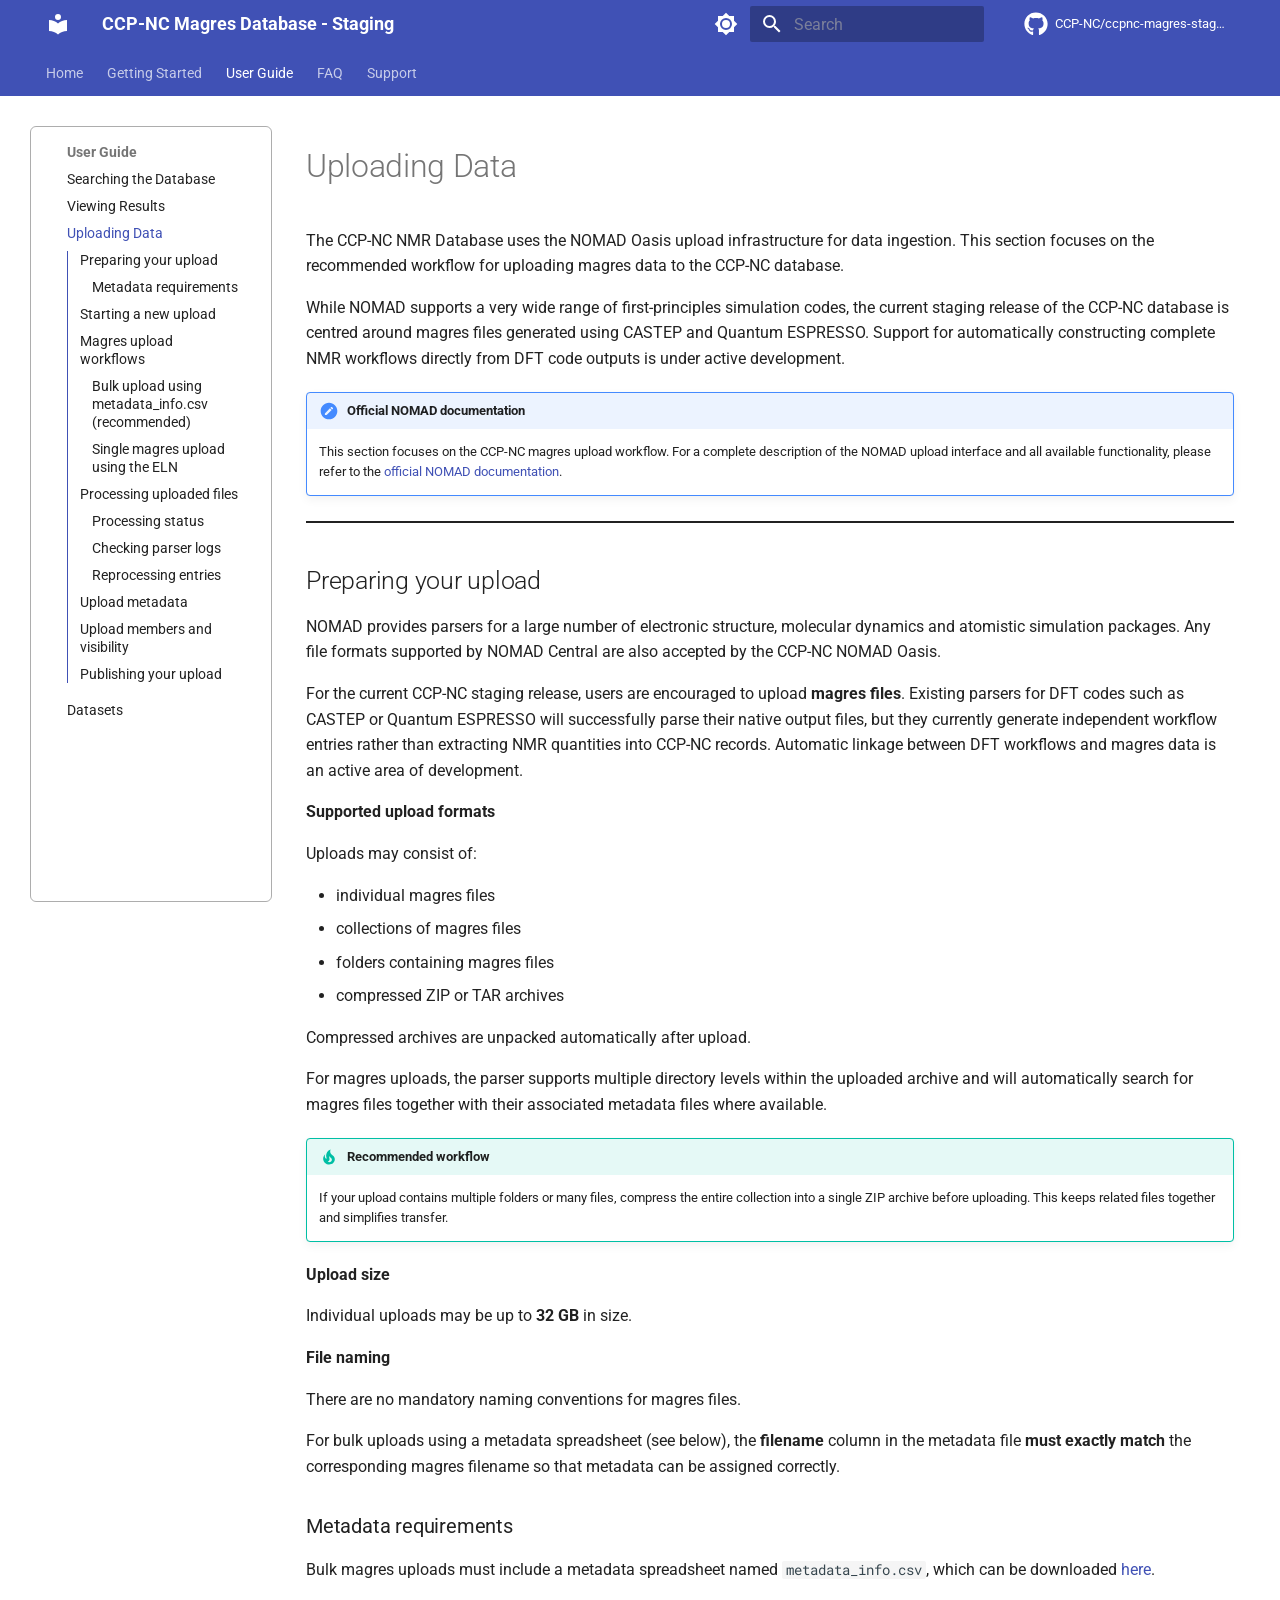
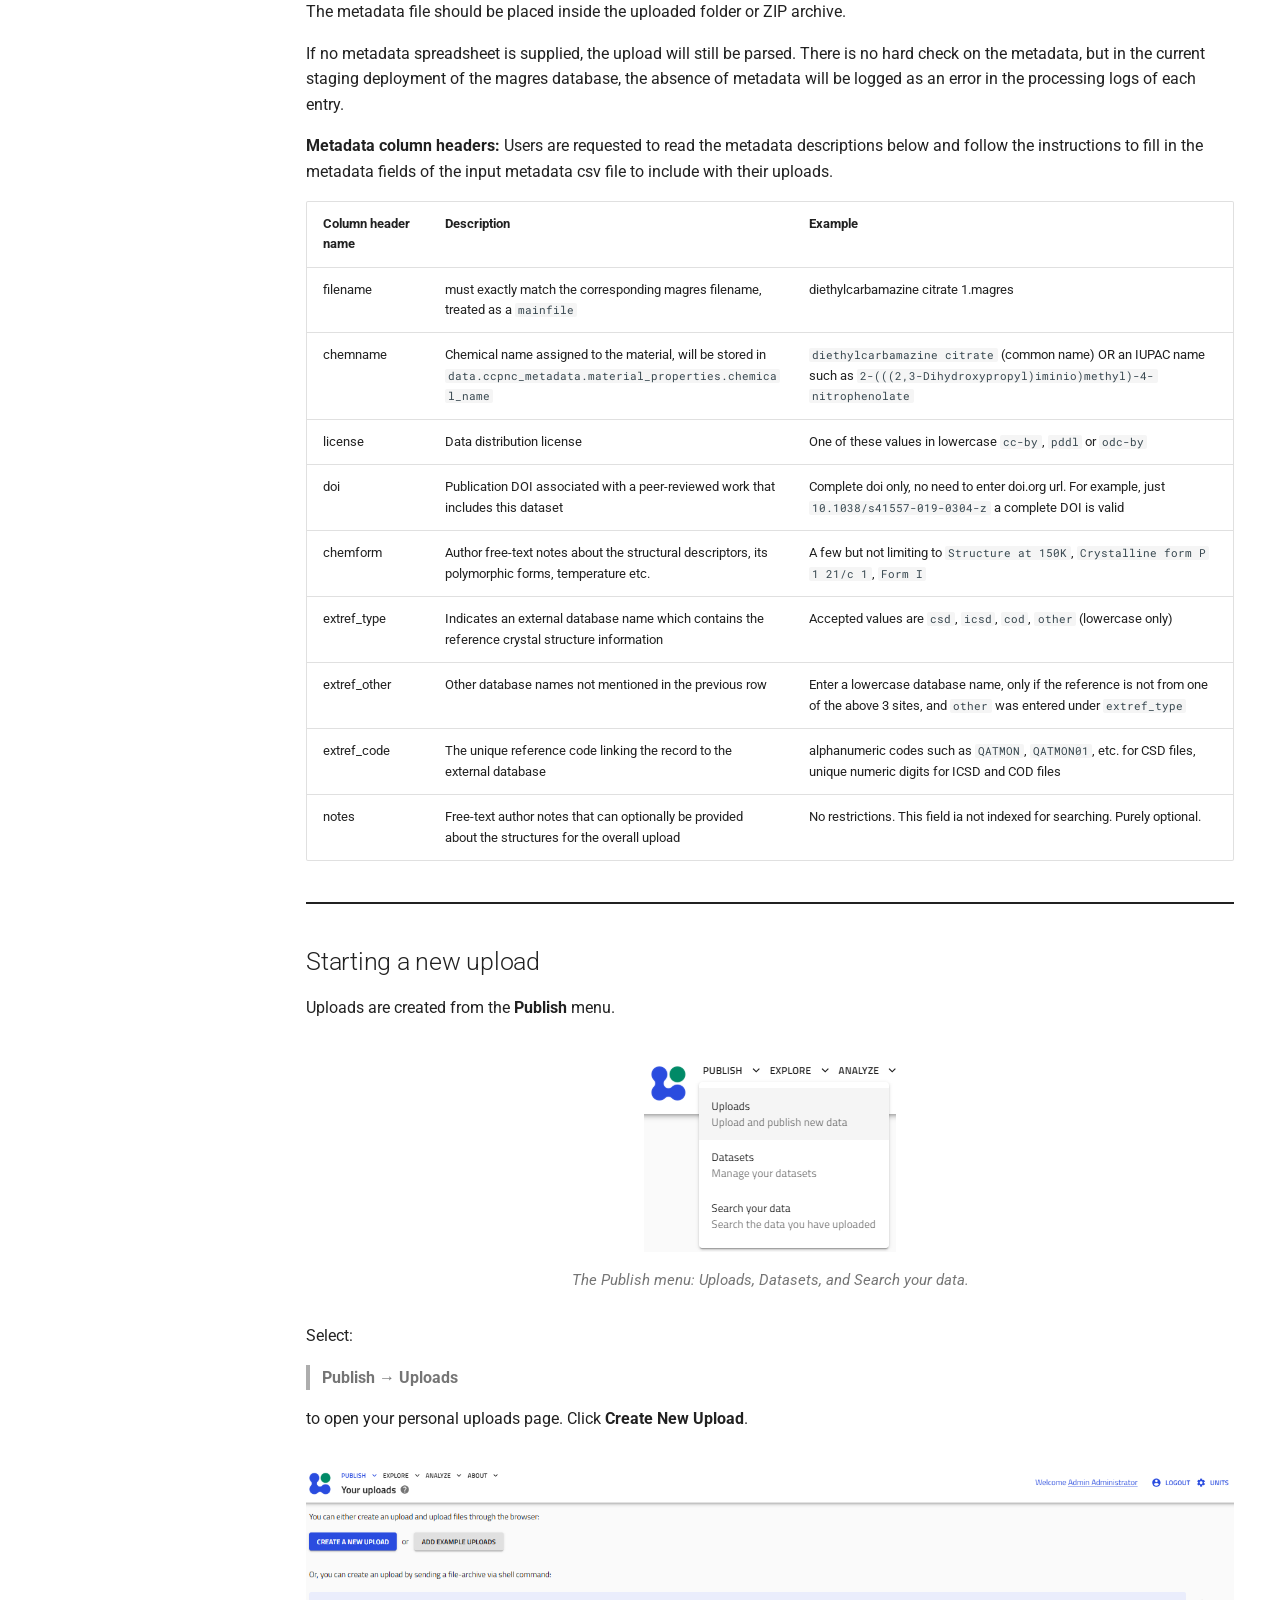
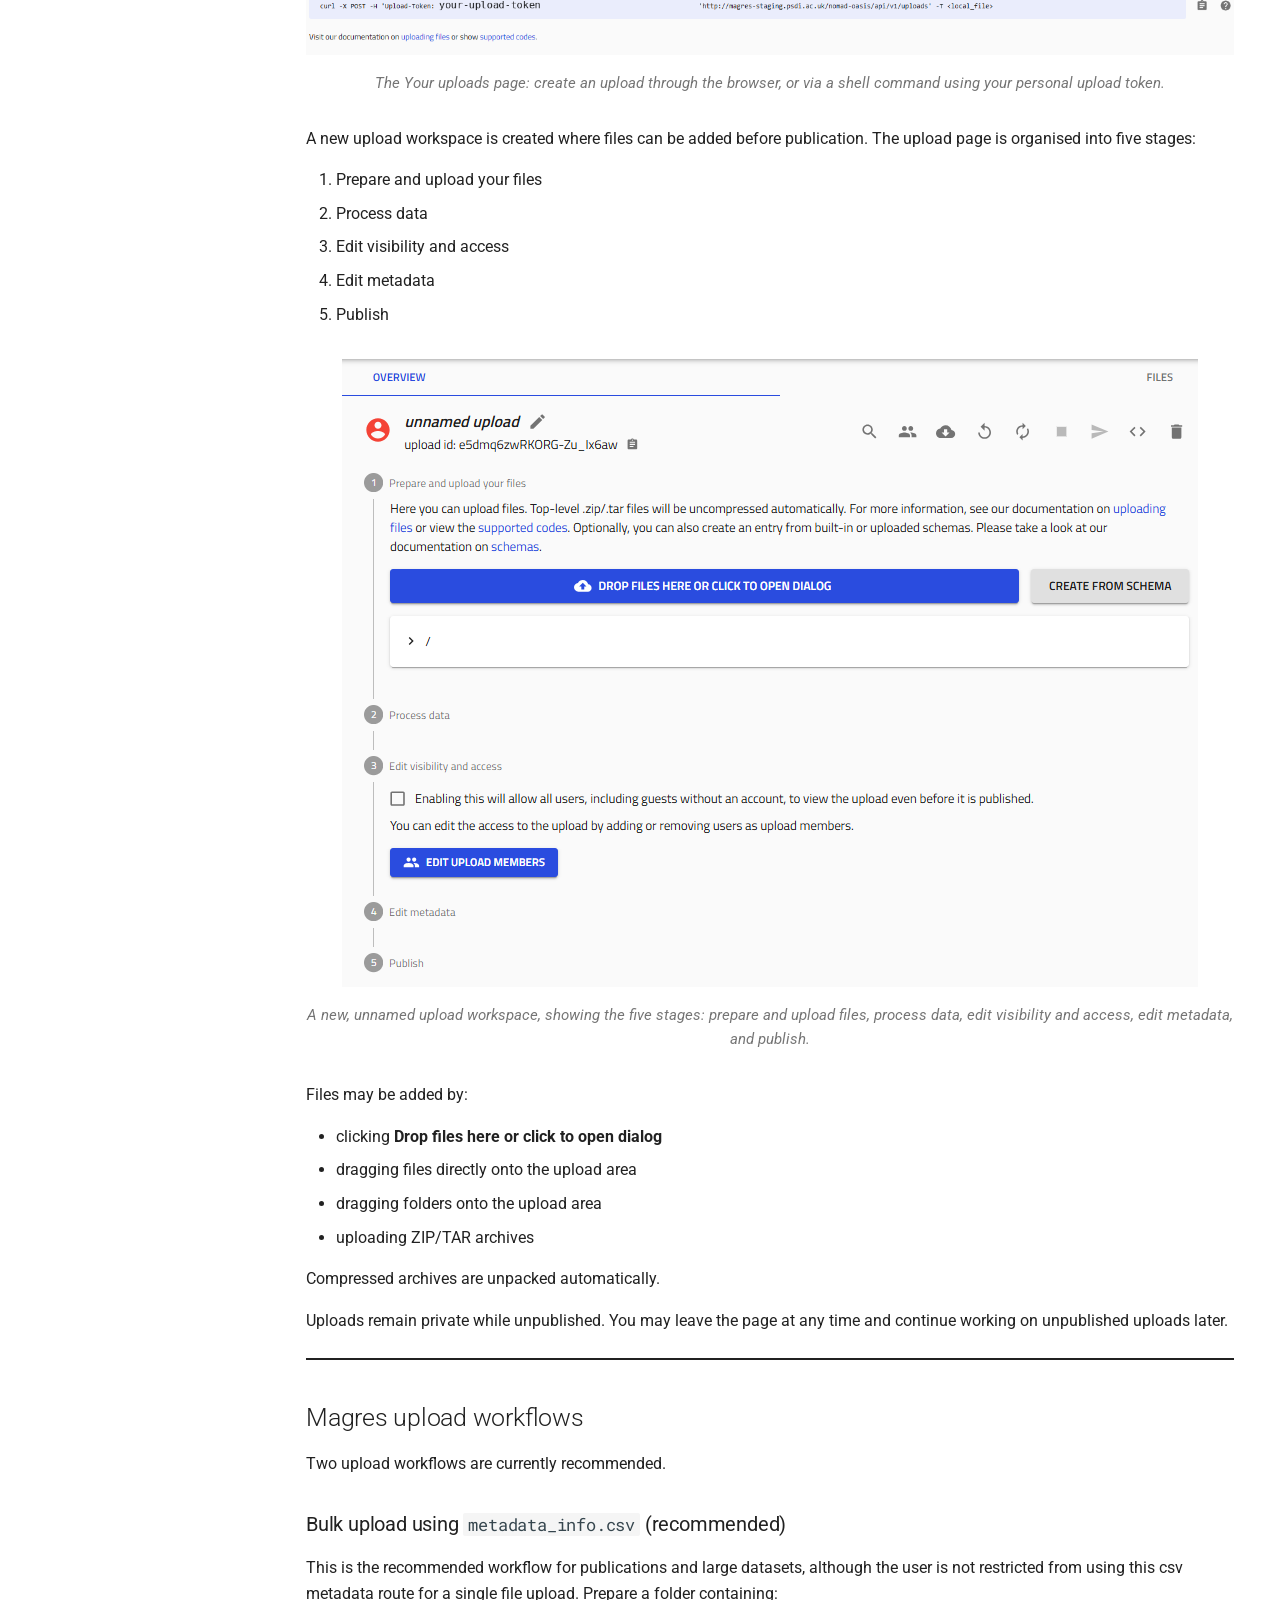
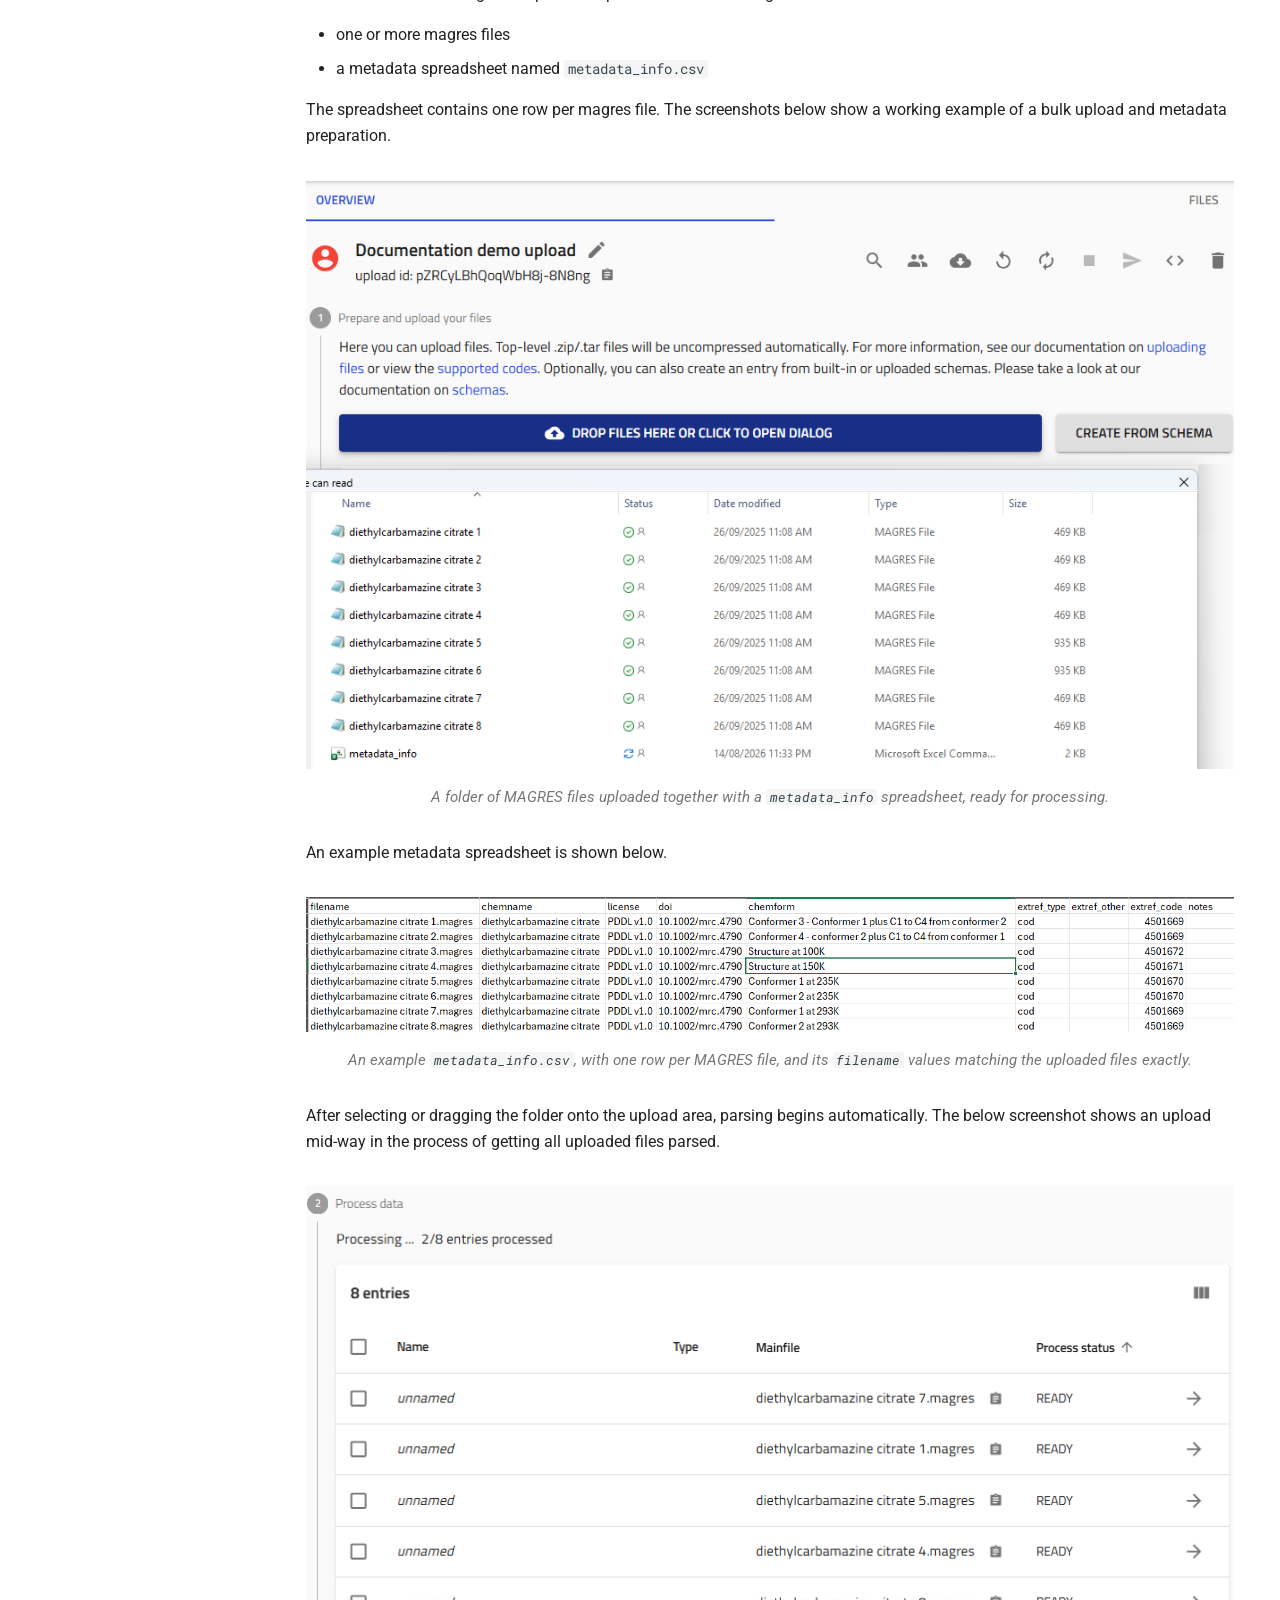
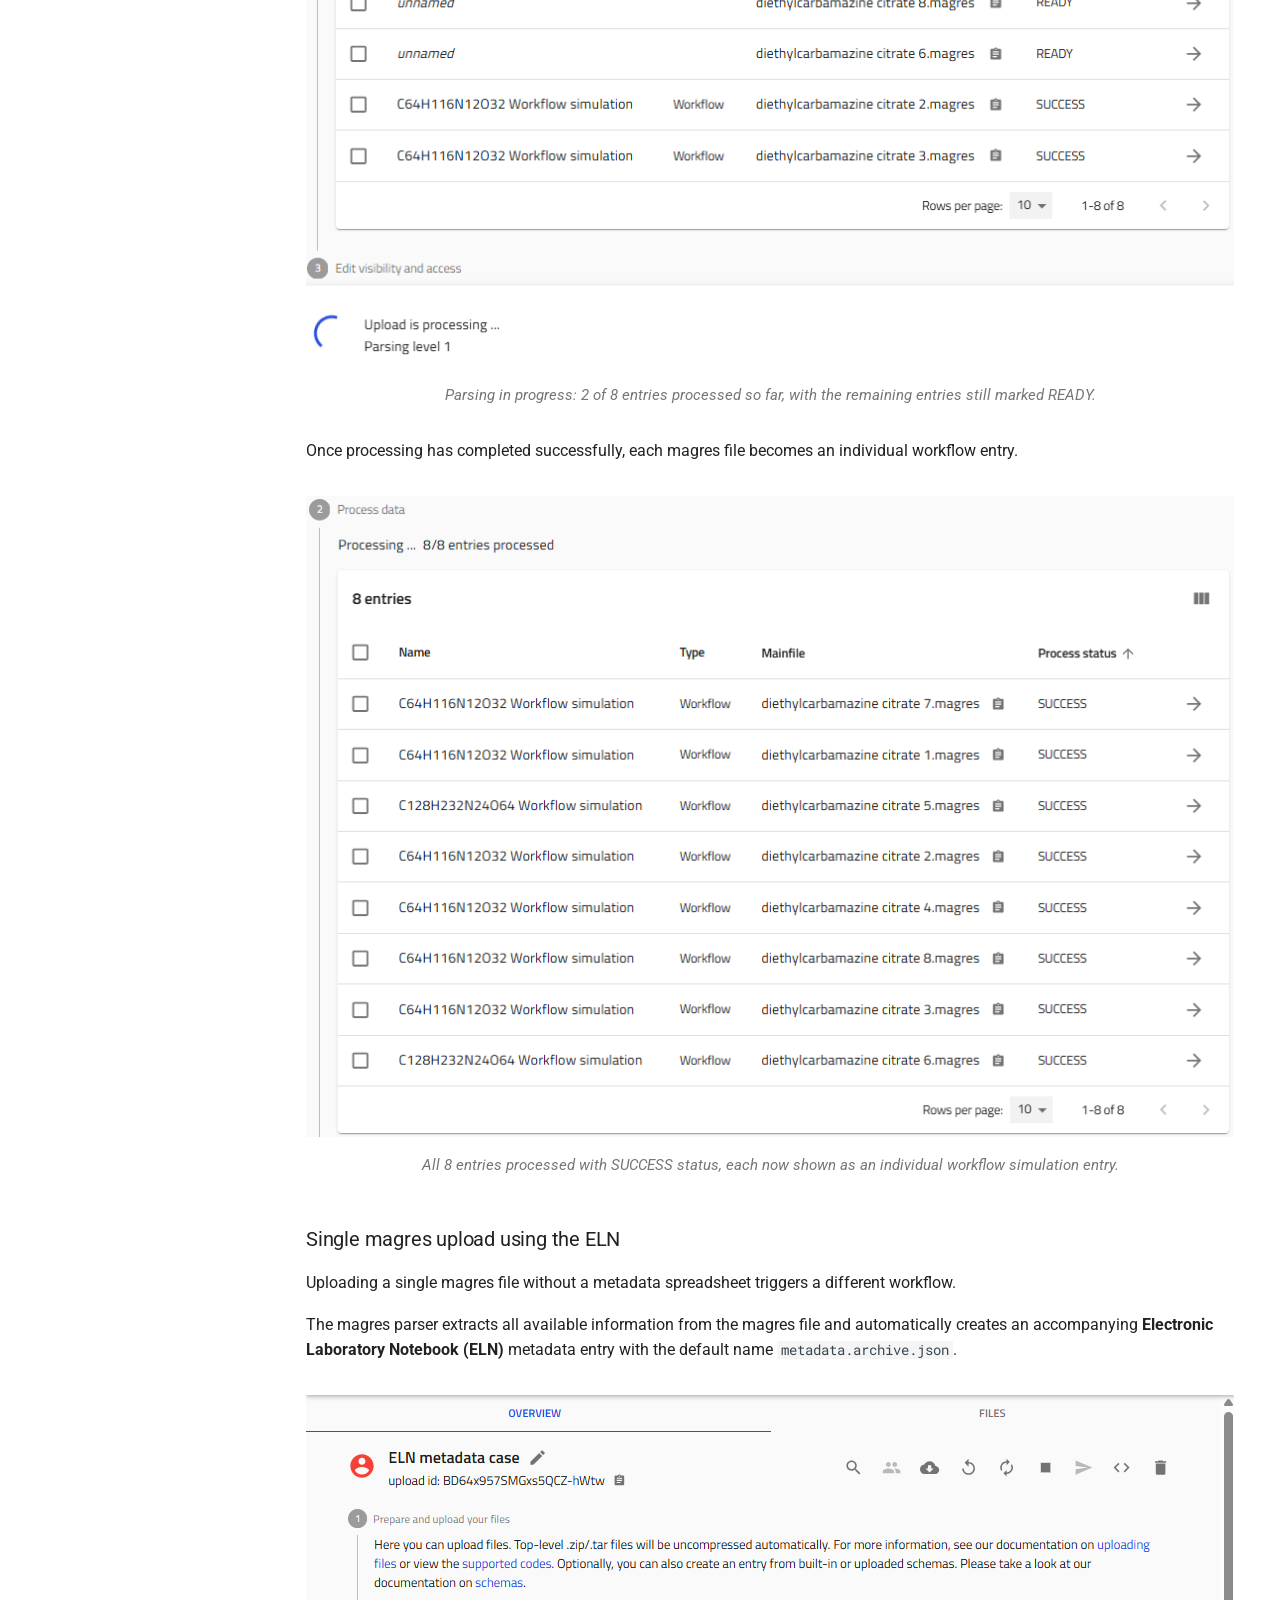
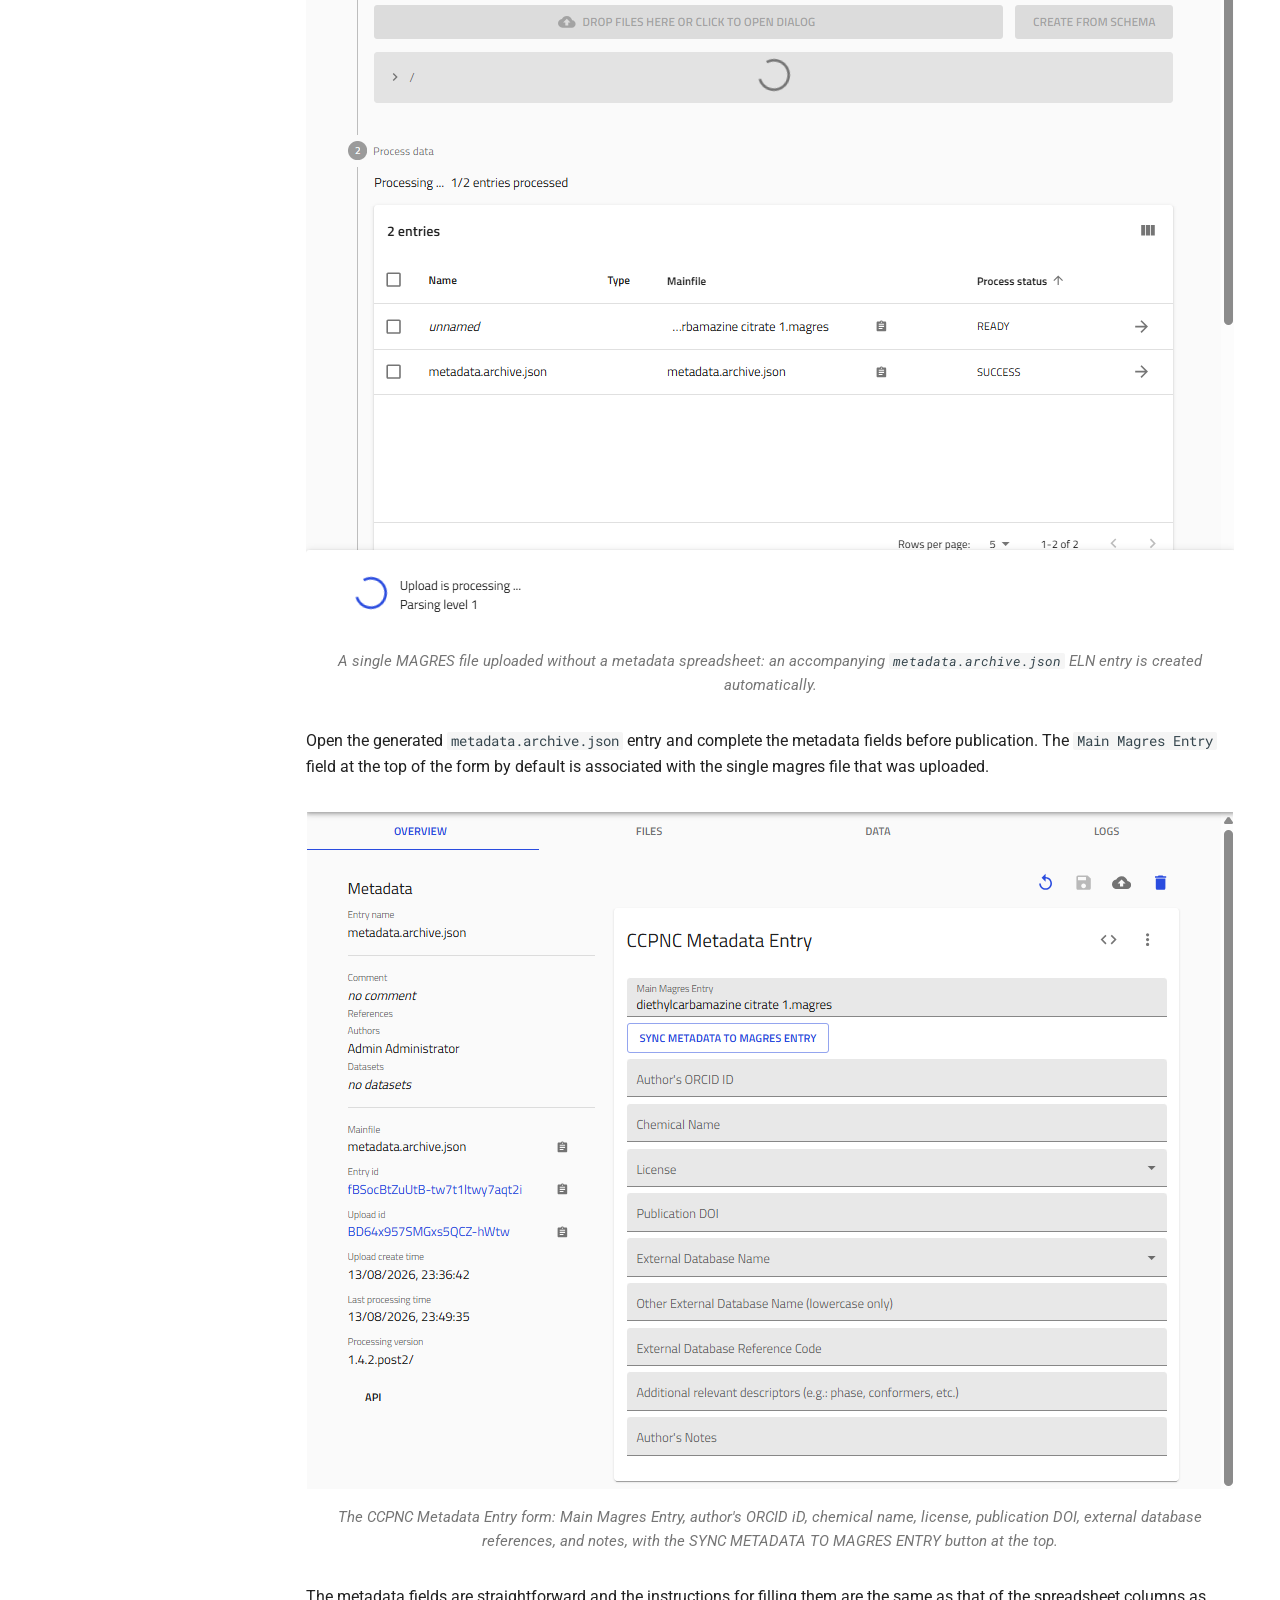
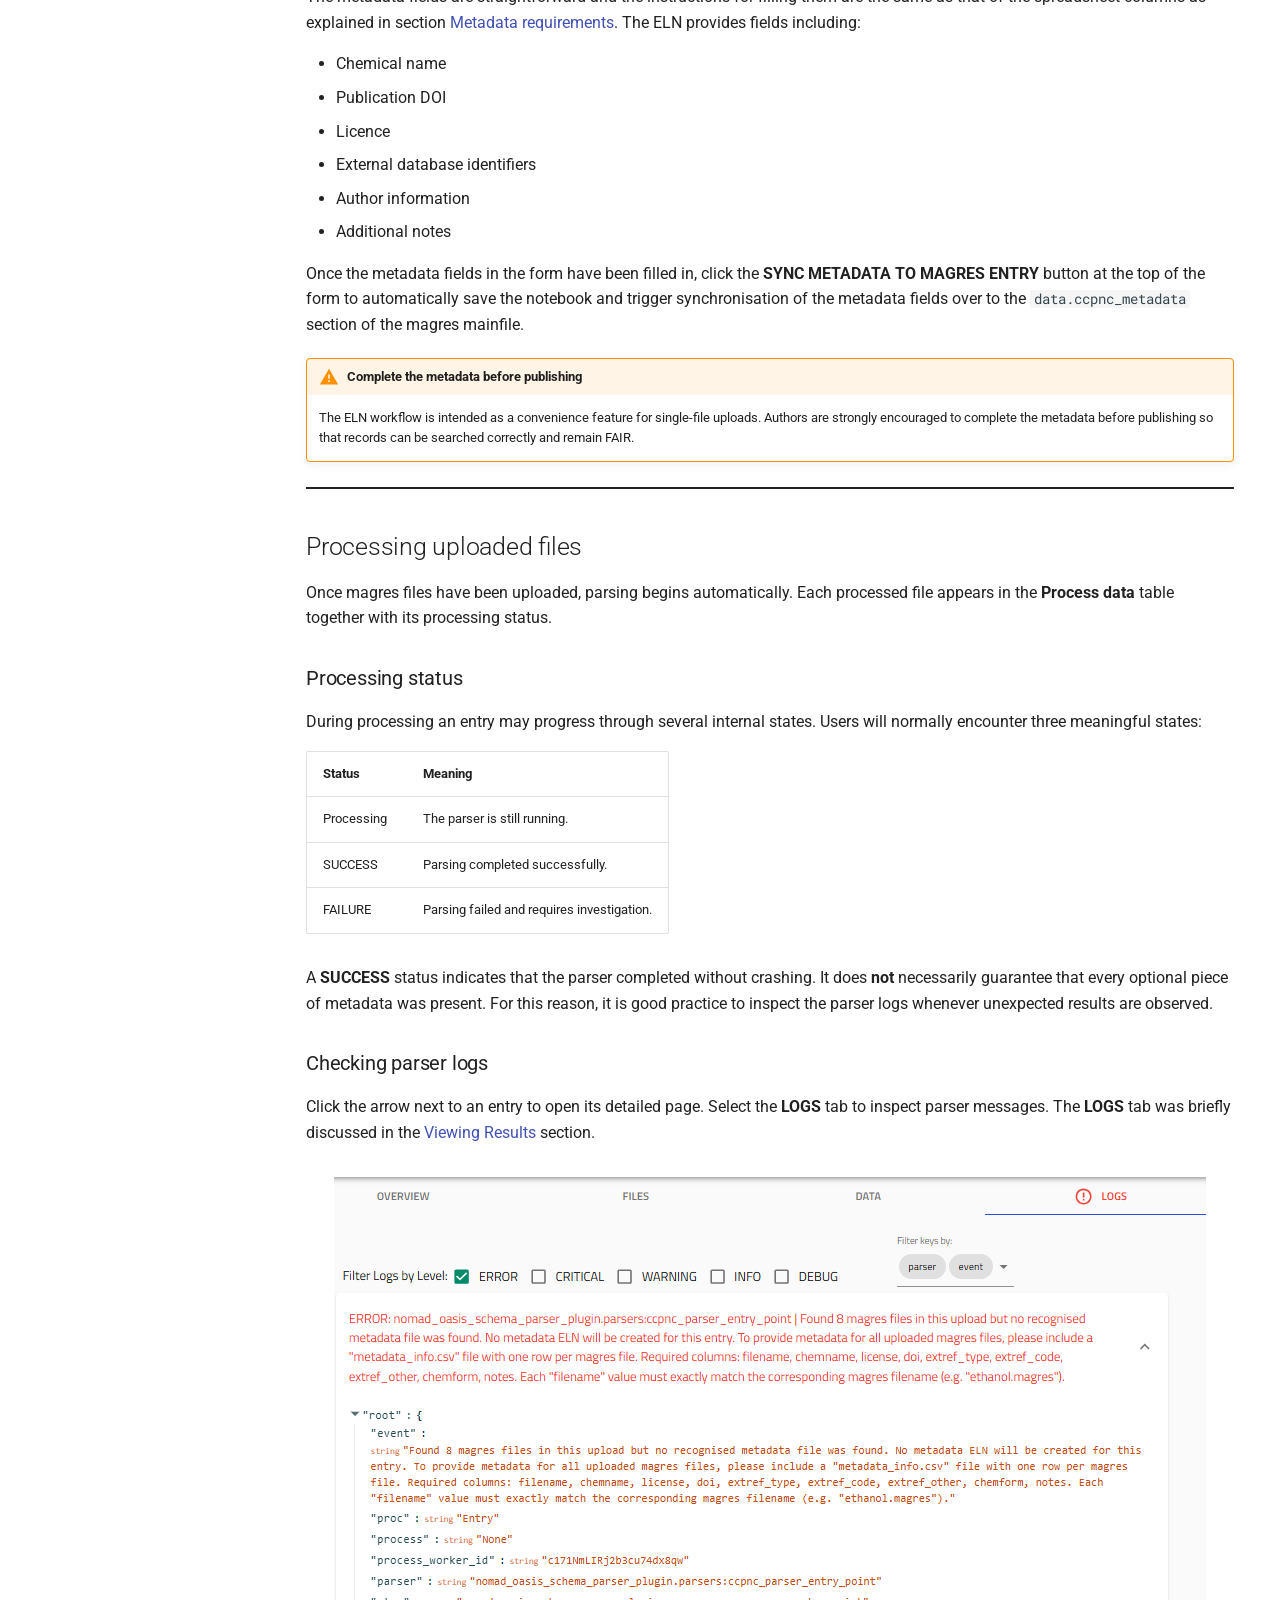
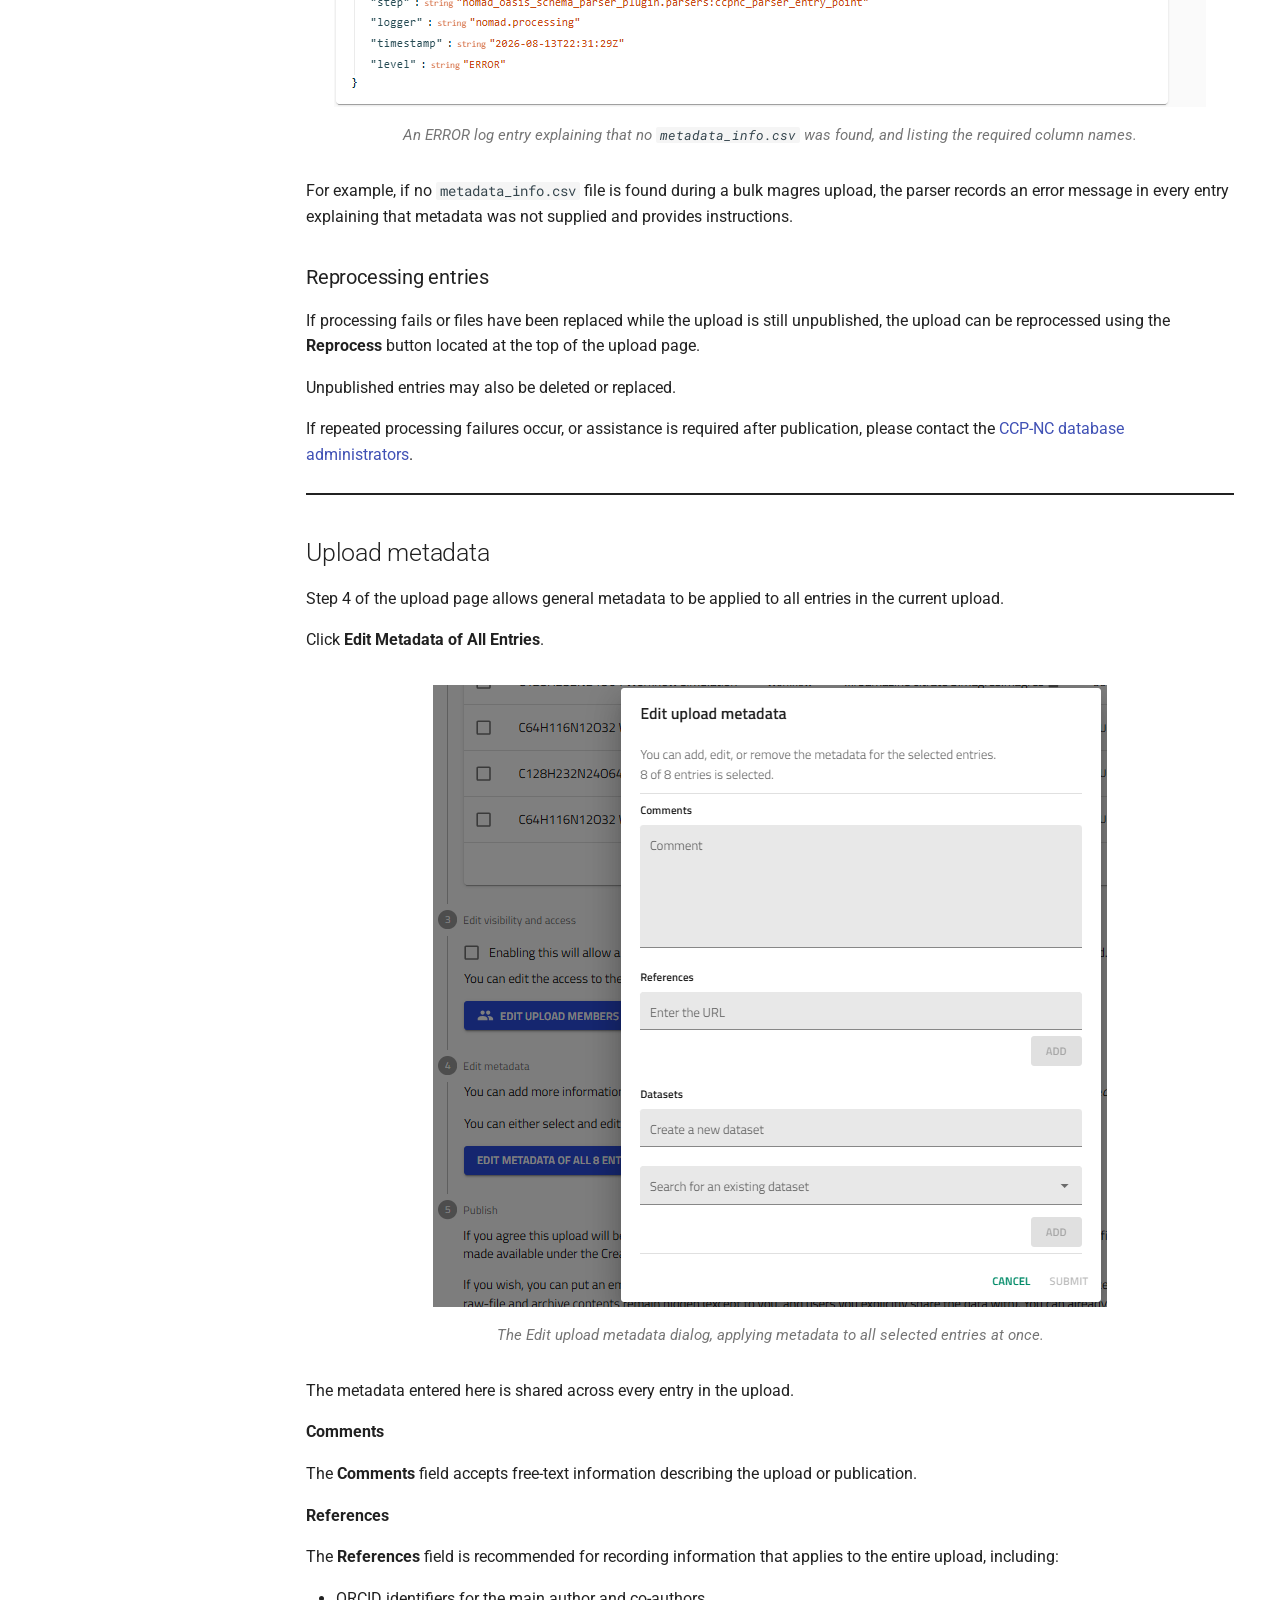
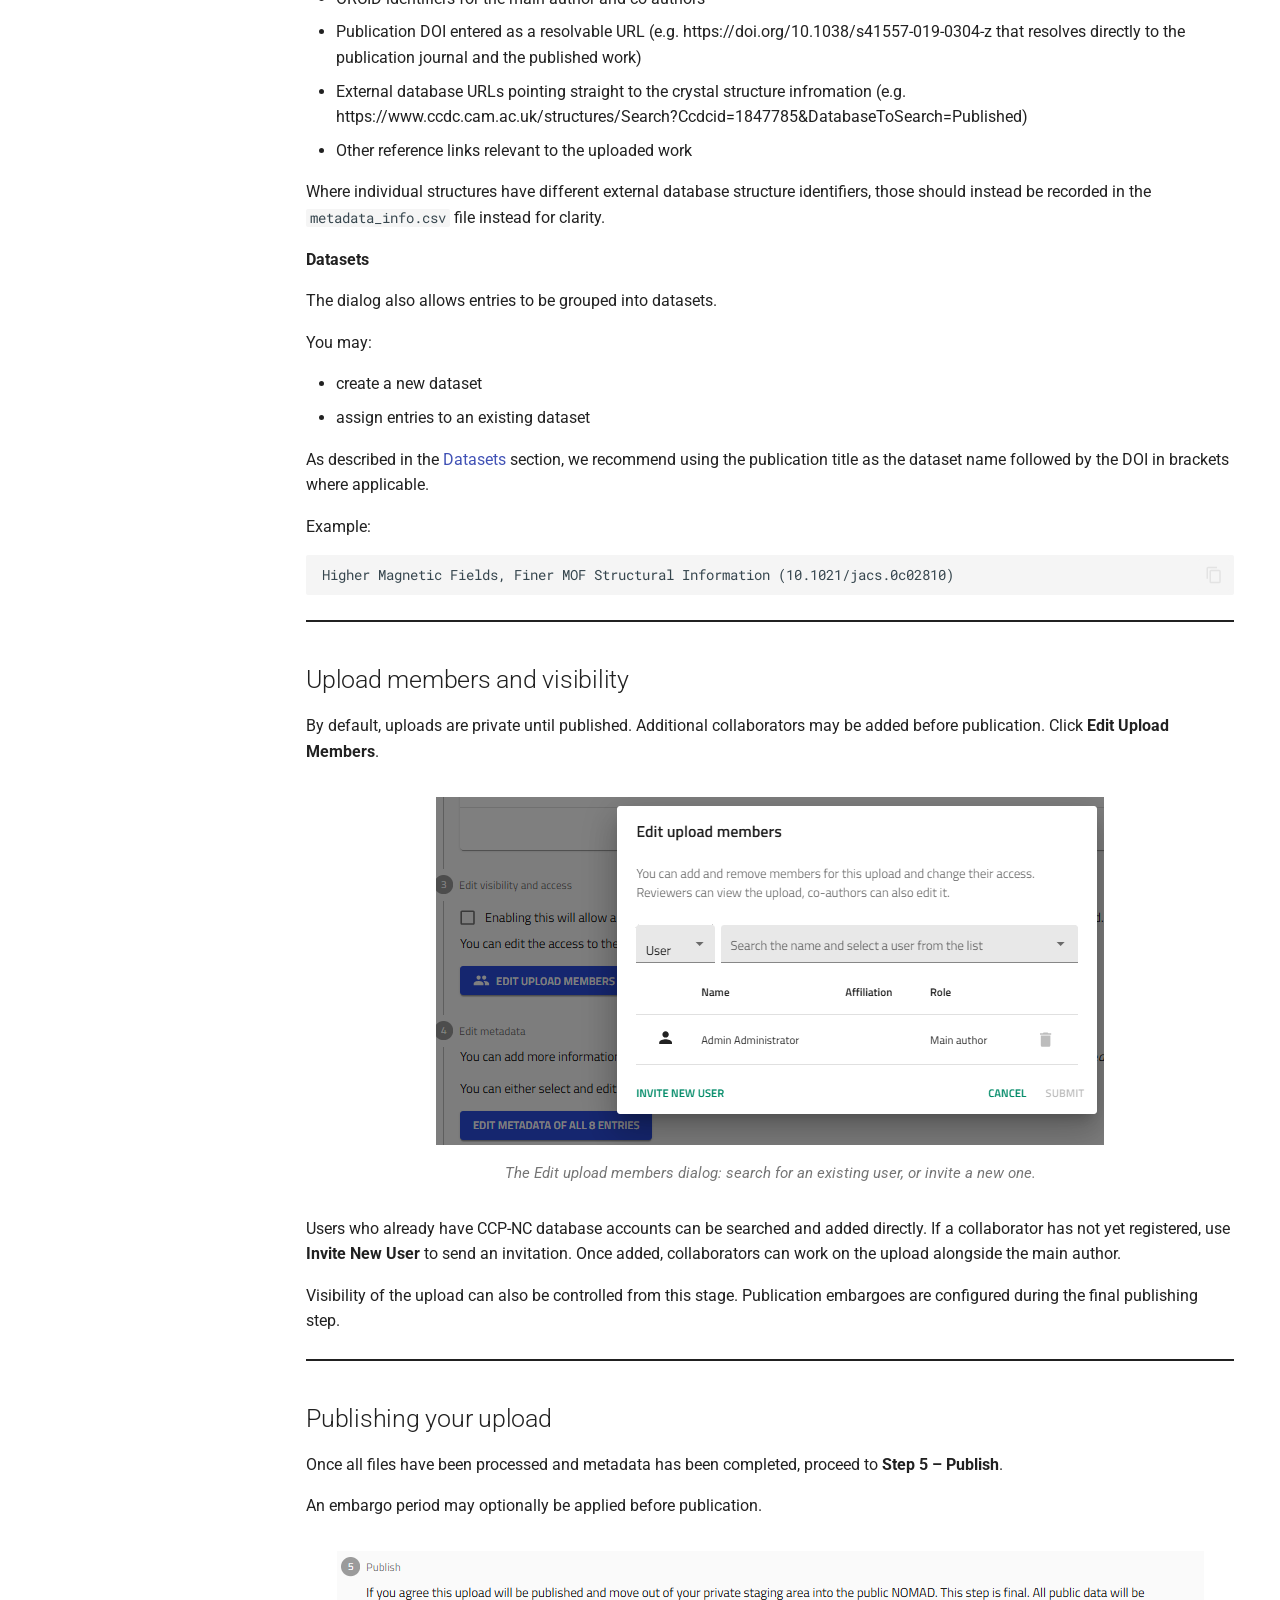
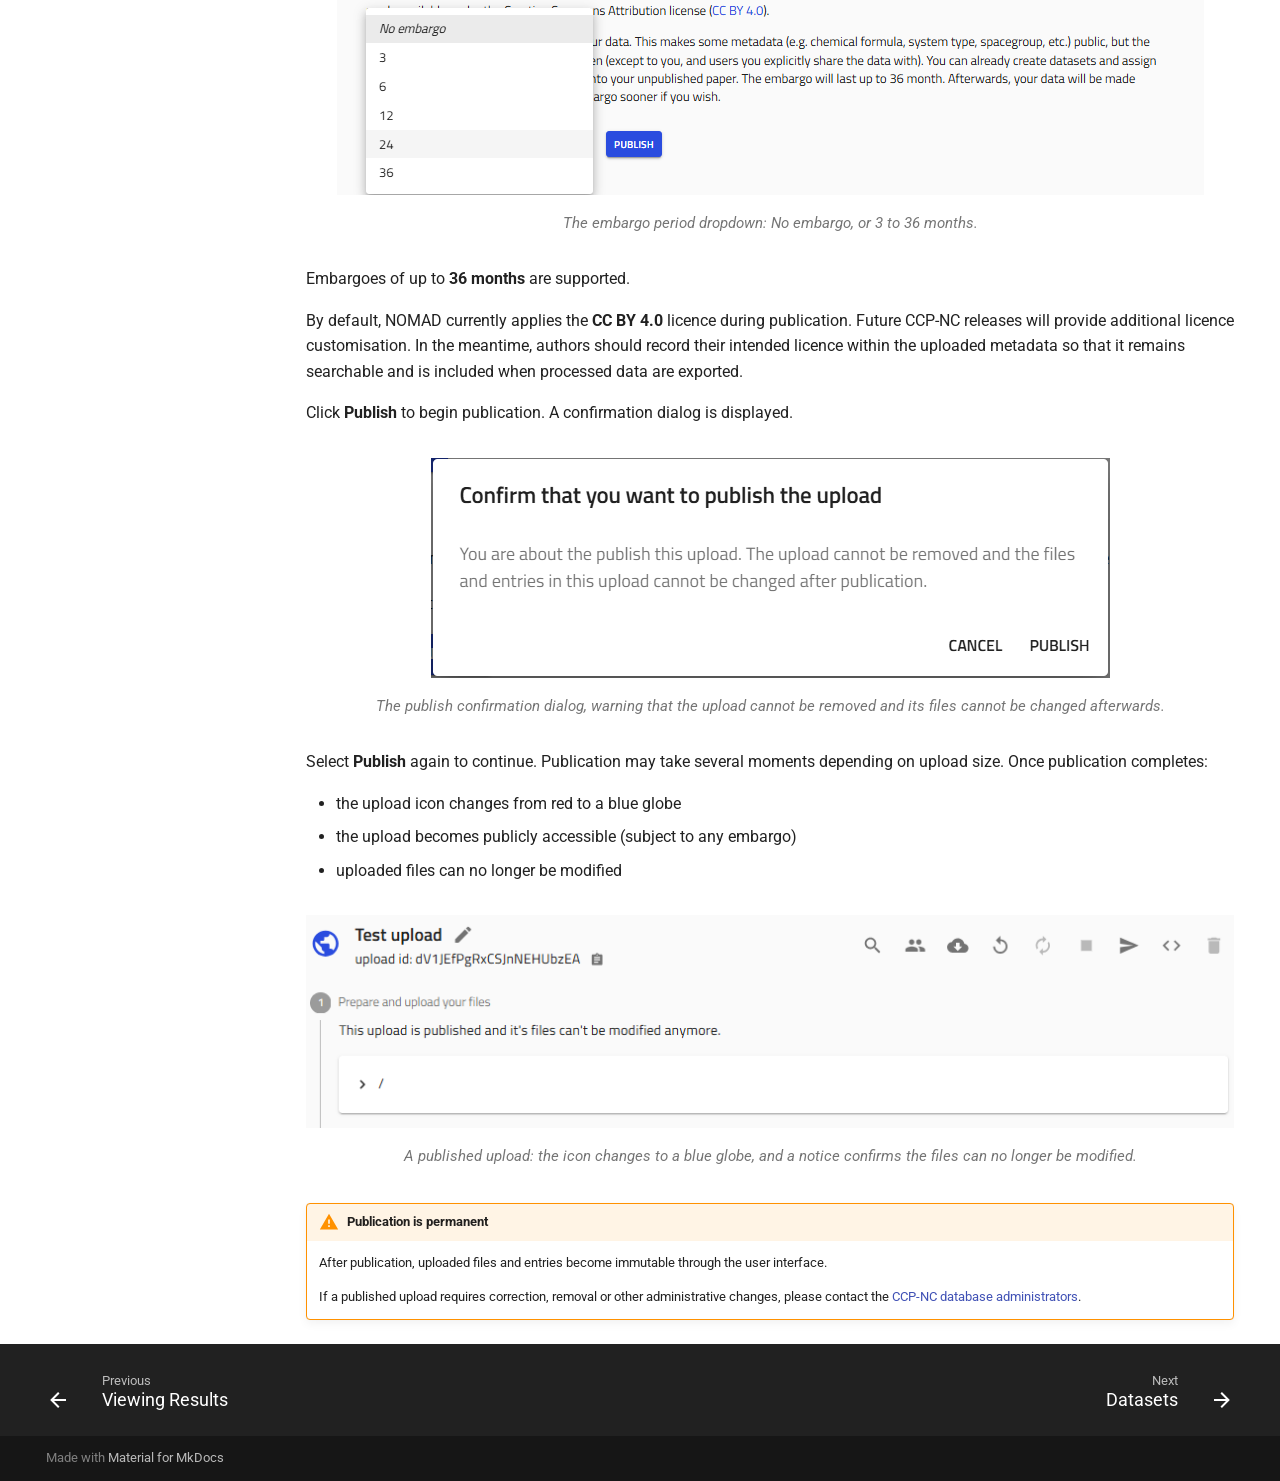
<file: user-guide/upload/index.html>
<!doctype html>
<html lang="en" class="no-js">
  <head>
    
      <meta charset="utf-8">
      <meta name="viewport" content="width=device-width,initial-scale=1">
      
        <meta name="description" content="User documentation for the CCP-NC Magres Database staging deployment (NOMAD Oasis)">
      
      
      
        <link rel="canonical" href="https://ccp-nc.github.io/ccpnc-magres-staging-docs/user-guide/upload/">
      
      
        <link rel="prev" href="../results/">
      
      
        <link rel="next" href="../datasets/">
      
      
        
      
      
      <link rel="icon" href="../../assets/images/favicon.png">
      <meta name="generator" content="mkdocs-1.6.1, mkdocs-material-9.7.7">
    
    
      
        <title>Uploading Data - CCP-NC Magres Database - Staging</title>
      
    
    
      <link rel="stylesheet" href="../../assets/stylesheets/main.ec1eaa64.min.css">
      
        
        <link rel="stylesheet" href="../../assets/stylesheets/palette.ab4e12ef.min.css">
      
      


    
    
      
    
    
      
        
        
        <link rel="preconnect" href="https://fonts.gstatic.com" crossorigin>
        <link rel="stylesheet" href="https://fonts.googleapis.com/css?family=Roboto:300,300i,400,400i,700,700i%7CRoboto+Mono:400,400i,700,700i&display=fallback">
        <style>:root{--md-text-font:"Roboto";--md-code-font:"Roboto Mono"}</style>
      
    
    
      <link rel="stylesheet" href="../../assets/stylesheets/extra.css">
    
    <script>__md_scope=new URL("../..",location),__md_hash=e=>[...e].reduce(((e,_)=>(e<<5)-e+_.charCodeAt(0)),0),__md_get=(e,_=localStorage,t=__md_scope)=>JSON.parse(_.getItem(t.pathname+"."+e)),__md_set=(e,_,t=localStorage,a=__md_scope)=>{try{t.setItem(a.pathname+"."+e,JSON.stringify(_))}catch(e){}}</script>
    
      

    
    
  </head>
  
  
    
    
      
    
    
    
    
    <body dir="ltr" data-md-color-scheme="default" data-md-color-primary="indigo" data-md-color-accent="indigo">
  
    
    <input class="md-toggle" data-md-toggle="drawer" type="checkbox" id="__drawer" autocomplete="off">
    <input class="md-toggle" data-md-toggle="search" type="checkbox" id="__search" autocomplete="off">
    <label class="md-overlay" for="__drawer"></label>
    <div data-md-component="skip">
      
        
        <a href="#uploading-data" class="md-skip">
          Skip to content
        </a>
      
    </div>
    <div data-md-component="announce">
      
    </div>
    
    
      

<header class="md-header" data-md-component="header">
  <nav class="md-header__inner md-grid" aria-label="Header">
    <a href="../.." title="CCP-NC Magres Database - Staging" class="md-header__button md-logo" aria-label="CCP-NC Magres Database - Staging" data-md-component="logo">
      
  
  <svg xmlns="http://www.w3.org/2000/svg" viewBox="0 0 24 24"><path d="M12 8a3 3 0 0 0 3-3 3 3 0 0 0-3-3 3 3 0 0 0-3 3 3 3 0 0 0 3 3m0 3.54C9.64 9.35 6.5 8 3 8v11c3.5 0 6.64 1.35 9 3.54 2.36-2.19 5.5-3.54 9-3.54V8c-3.5 0-6.64 1.35-9 3.54"/></svg>

    </a>
    <label class="md-header__button md-icon" for="__drawer">
      
      <svg xmlns="http://www.w3.org/2000/svg" viewBox="0 0 24 24"><path d="M3 6h18v2H3zm0 5h18v2H3zm0 5h18v2H3z"/></svg>
    </label>
    <div class="md-header__title" data-md-component="header-title">
      <div class="md-header__ellipsis">
        <div class="md-header__topic">
          <span class="md-ellipsis">
            CCP-NC Magres Database - Staging
          </span>
        </div>
        <div class="md-header__topic" data-md-component="header-topic">
          <span class="md-ellipsis">
            
              Uploading Data
            
          </span>
        </div>
      </div>
    </div>
    
      
        <form class="md-header__option" data-md-component="palette">
  
    
    
    
    <input class="md-option" data-md-color-media="(prefers-color-scheme: light)" data-md-color-scheme="default" data-md-color-primary="indigo" data-md-color-accent="indigo"  aria-label="Switch to dark mode"  type="radio" name="__palette" id="__palette_0">
    
      <label class="md-header__button md-icon" title="Switch to dark mode" for="__palette_1" hidden>
        <svg xmlns="http://www.w3.org/2000/svg" viewBox="0 0 24 24"><path d="M12 8a4 4 0 0 0-4 4 4 4 0 0 0 4 4 4 4 0 0 0 4-4 4 4 0 0 0-4-4m0 10a6 6 0 0 1-6-6 6 6 0 0 1 6-6 6 6 0 0 1 6 6 6 6 0 0 1-6 6m8-9.31V4h-4.69L12 .69 8.69 4H4v4.69L.69 12 4 15.31V20h4.69L12 23.31 15.31 20H20v-4.69L23.31 12z"/></svg>
      </label>
    
  
    
    
    
    <input class="md-option" data-md-color-media="(prefers-color-scheme: dark)" data-md-color-scheme="slate" data-md-color-primary="indigo" data-md-color-accent="indigo"  aria-label="Switch to light mode"  type="radio" name="__palette" id="__palette_1">
    
      <label class="md-header__button md-icon" title="Switch to light mode" for="__palette_0" hidden>
        <svg xmlns="http://www.w3.org/2000/svg" viewBox="0 0 24 24"><path d="M12 18c-.89 0-1.74-.2-2.5-.55C11.56 16.5 13 14.42 13 12s-1.44-4.5-3.5-5.45C10.26 6.2 11.11 6 12 6a6 6 0 0 1 6 6 6 6 0 0 1-6 6m8-9.31V4h-4.69L12 .69 8.69 4H4v4.69L.69 12 4 15.31V20h4.69L12 23.31 15.31 20H20v-4.69L23.31 12z"/></svg>
      </label>
    
  
</form>
      
    
    
      <script>var palette=__md_get("__palette");if(palette&&palette.color){if("(prefers-color-scheme)"===palette.color.media){var media=matchMedia("(prefers-color-scheme: light)"),input=document.querySelector(media.matches?"[data-md-color-media='(prefers-color-scheme: light)']":"[data-md-color-media='(prefers-color-scheme: dark)']");palette.color.media=input.getAttribute("data-md-color-media"),palette.color.scheme=input.getAttribute("data-md-color-scheme"),palette.color.primary=input.getAttribute("data-md-color-primary"),palette.color.accent=input.getAttribute("data-md-color-accent")}for(var[key,value]of Object.entries(palette.color))document.body.setAttribute("data-md-color-"+key,value)}</script>
    
    
    
      
      
        <label class="md-header__button md-icon" for="__search">
          
          <svg xmlns="http://www.w3.org/2000/svg" viewBox="0 0 24 24"><path d="M9.5 3A6.5 6.5 0 0 1 16 9.5c0 1.61-.59 3.09-1.56 4.23l.27.27h.79l5 5-1.5 1.5-5-5v-.79l-.27-.27A6.52 6.52 0 0 1 9.5 16 6.5 6.5 0 0 1 3 9.5 6.5 6.5 0 0 1 9.5 3m0 2C7 5 5 7 5 9.5S7 14 9.5 14 14 12 14 9.5 12 5 9.5 5"/></svg>
        </label>
        <div class="md-search" data-md-component="search" role="dialog">
  <label class="md-search__overlay" for="__search"></label>
  <div class="md-search__inner" role="search">
    <form class="md-search__form" name="search">
      <input type="text" class="md-search__input" name="query" aria-label="Search" placeholder="Search" autocapitalize="off" autocorrect="off" autocomplete="off" spellcheck="false" data-md-component="search-query" required>
      <label class="md-search__icon md-icon" for="__search">
        
        <svg xmlns="http://www.w3.org/2000/svg" viewBox="0 0 24 24"><path d="M9.5 3A6.5 6.5 0 0 1 16 9.5c0 1.61-.59 3.09-1.56 4.23l.27.27h.79l5 5-1.5 1.5-5-5v-.79l-.27-.27A6.52 6.52 0 0 1 9.5 16 6.5 6.5 0 0 1 3 9.5 6.5 6.5 0 0 1 9.5 3m0 2C7 5 5 7 5 9.5S7 14 9.5 14 14 12 14 9.5 12 5 9.5 5"/></svg>
        
        <svg xmlns="http://www.w3.org/2000/svg" viewBox="0 0 24 24"><path d="M20 11v2H8l5.5 5.5-1.42 1.42L4.16 12l7.92-7.92L13.5 5.5 8 11z"/></svg>
      </label>
      <nav class="md-search__options" aria-label="Search">
        
        <button type="reset" class="md-search__icon md-icon" title="Clear" aria-label="Clear" tabindex="-1">
          
          <svg xmlns="http://www.w3.org/2000/svg" viewBox="0 0 24 24"><path d="M19 6.41 17.59 5 12 10.59 6.41 5 5 6.41 10.59 12 5 17.59 6.41 19 12 13.41 17.59 19 19 17.59 13.41 12z"/></svg>
        </button>
      </nav>
      
        <div class="md-search__suggest" data-md-component="search-suggest"></div>
      
    </form>
    <div class="md-search__output">
      <div class="md-search__scrollwrap" tabindex="0" data-md-scrollfix>
        <div class="md-search-result" data-md-component="search-result">
          <div class="md-search-result__meta">
            Initializing search
          </div>
          <ol class="md-search-result__list" role="presentation"></ol>
        </div>
      </div>
    </div>
  </div>
</div>
      
    
    
      <div class="md-header__source">
        <a href="https://github.com/CCP-NC/ccpnc-magres-staging-docs" title="Go to repository" class="md-source" data-md-component="source">
  <div class="md-source__icon md-icon">
    
    <svg xmlns="http://www.w3.org/2000/svg" viewBox="0 0 512 512"><!--! Font Awesome Free 7.1.0 by @fontawesome - https://fontawesome.com License - https://fontawesome.com/license/free (Icons: CC BY 4.0, Fonts: SIL OFL 1.1, Code: MIT License) Copyright 2025 Fonticons, Inc.--><path d="M173.9 397.4c0 2-2.3 3.6-5.2 3.6-3.3.3-5.6-1.3-5.6-3.6 0-2 2.3-3.6 5.2-3.6 3-.3 5.6 1.3 5.6 3.6m-31.1-4.5c-.7 2 1.3 4.3 4.3 4.9 2.6 1 5.6 0 6.2-2s-1.3-4.3-4.3-5.2c-2.6-.7-5.5.3-6.2 2.3m44.2-1.7c-2.9.7-4.9 2.6-4.6 4.9.3 2 2.9 3.3 5.9 2.6 2.9-.7 4.9-2.6 4.6-4.6-.3-1.9-3-3.2-5.9-2.9M252.8 8C114.1 8 8 113.3 8 252c0 110.9 69.8 205.8 169.5 239.2 12.8 2.3 17.3-5.6 17.3-12.1 0-6.2-.3-40.4-.3-61.4 0 0-70 15-84.7-29.8 0 0-11.4-29.1-27.8-36.6 0 0-22.9-15.7 1.6-15.4 0 0 24.9 2 38.6 25.8 21.9 38.6 58.6 27.5 72.9 20.9 2.3-16 8.8-27.1 16-33.7-55.9-6.2-112.3-14.3-112.3-110.5 0-27.5 7.6-41.3 23.6-58.9-2.6-6.5-11.1-33.3 2.6-67.9 20.9-6.5 69 27 69 27 20-5.6 41.5-8.5 62.8-8.5s42.8 2.9 62.8 8.5c0 0 48.1-33.6 69-27 13.7 34.7 5.2 61.4 2.6 67.9 16 17.7 25.8 31.5 25.8 58.9 0 96.5-58.9 104.2-114.8 110.5 9.2 7.9 17 22.9 17 46.4 0 33.7-.3 75.4-.3 83.6 0 6.5 4.6 14.4 17.3 12.1C436.2 457.8 504 362.9 504 252 504 113.3 391.5 8 252.8 8M105.2 352.9c-1.3 1-1 3.3.7 5.2 1.6 1.6 3.9 2.3 5.2 1 1.3-1 1-3.3-.7-5.2-1.6-1.6-3.9-2.3-5.2-1m-10.8-8.1c-.7 1.3.3 2.9 2.3 3.9 1.6 1 3.6.7 4.3-.7.7-1.3-.3-2.9-2.3-3.9-2-.6-3.6-.3-4.3.7m32.4 35.6c-1.6 1.3-1 4.3 1.3 6.2 2.3 2.3 5.2 2.6 6.5 1 1.3-1.3.7-4.3-1.3-6.2-2.2-2.3-5.2-2.6-6.5-1m-11.4-14.7c-1.6 1-1.6 3.6 0 5.9s4.3 3.3 5.6 2.3c1.6-1.3 1.6-3.9 0-6.2-1.4-2.3-4-3.3-5.6-2"/></svg>
  </div>
  <div class="md-source__repository">
    CCP-NC/ccpnc-magres-staging-docs
  </div>
</a>
      </div>
    
  </nav>
  
</header>
    
    <div class="md-container" data-md-component="container">
      
      
        
          
            
<nav class="md-tabs" aria-label="Tabs" data-md-component="tabs">
  <div class="md-grid">
    <ul class="md-tabs__list">
      
        
  
  
  
  
    <li class="md-tabs__item">
      <a href="../.." class="md-tabs__link">
        
  
  
    
  
  Home

      </a>
    </li>
  

      
        
  
  
  
  
    <li class="md-tabs__item">
      <a href="../../getting-started/" class="md-tabs__link">
        
  
  
    
  
  Getting Started

      </a>
    </li>
  

      
        
  
  
  
    
  
  
    
    
      <li class="md-tabs__item md-tabs__item--active">
        <a href="../search/" class="md-tabs__link">
          
  
  
  User Guide

        </a>
      </li>
    
  

      
        
  
  
  
  
    <li class="md-tabs__item">
      <a href="../../reference/faq/" class="md-tabs__link">
        
  
  
    
  
  FAQ

      </a>
    </li>
  

      
        
  
  
  
  
    <li class="md-tabs__item">
      <a href="../../reference/support/" class="md-tabs__link">
        
  
  
    
  
  Support

      </a>
    </li>
  

      
    </ul>
  </div>
</nav>
          
        
      
      <main class="md-main" data-md-component="main">
        <div class="md-main__inner md-grid">
          
            
              
              <div class="md-sidebar md-sidebar--primary" data-md-component="sidebar" data-md-type="navigation" >
                <div class="md-sidebar__scrollwrap">
                  <div class="md-sidebar__inner">
                    


  


  

<nav class="md-nav md-nav--primary md-nav--lifted md-nav--integrated" aria-label="Navigation" data-md-level="0">
  <label class="md-nav__title" for="__drawer">
    <a href="../.." title="CCP-NC Magres Database - Staging" class="md-nav__button md-logo" aria-label="CCP-NC Magres Database - Staging" data-md-component="logo">
      
  
  <svg xmlns="http://www.w3.org/2000/svg" viewBox="0 0 24 24"><path d="M12 8a3 3 0 0 0 3-3 3 3 0 0 0-3-3 3 3 0 0 0-3 3 3 3 0 0 0 3 3m0 3.54C9.64 9.35 6.5 8 3 8v11c3.5 0 6.64 1.35 9 3.54 2.36-2.19 5.5-3.54 9-3.54V8c-3.5 0-6.64 1.35-9 3.54"/></svg>

    </a>
    CCP-NC Magres Database - Staging
  </label>
  
    <div class="md-nav__source">
      <a href="https://github.com/CCP-NC/ccpnc-magres-staging-docs" title="Go to repository" class="md-source" data-md-component="source">
  <div class="md-source__icon md-icon">
    
    <svg xmlns="http://www.w3.org/2000/svg" viewBox="0 0 512 512"><!--! Font Awesome Free 7.1.0 by @fontawesome - https://fontawesome.com License - https://fontawesome.com/license/free (Icons: CC BY 4.0, Fonts: SIL OFL 1.1, Code: MIT License) Copyright 2025 Fonticons, Inc.--><path d="M173.9 397.4c0 2-2.3 3.6-5.2 3.6-3.3.3-5.6-1.3-5.6-3.6 0-2 2.3-3.6 5.2-3.6 3-.3 5.6 1.3 5.6 3.6m-31.1-4.5c-.7 2 1.3 4.3 4.3 4.9 2.6 1 5.6 0 6.2-2s-1.3-4.3-4.3-5.2c-2.6-.7-5.5.3-6.2 2.3m44.2-1.7c-2.9.7-4.9 2.6-4.6 4.9.3 2 2.9 3.3 5.9 2.6 2.9-.7 4.9-2.6 4.6-4.6-.3-1.9-3-3.2-5.9-2.9M252.8 8C114.1 8 8 113.3 8 252c0 110.9 69.8 205.8 169.5 239.2 12.8 2.3 17.3-5.6 17.3-12.1 0-6.2-.3-40.4-.3-61.4 0 0-70 15-84.7-29.8 0 0-11.4-29.1-27.8-36.6 0 0-22.9-15.7 1.6-15.4 0 0 24.9 2 38.6 25.8 21.9 38.6 58.6 27.5 72.9 20.9 2.3-16 8.8-27.1 16-33.7-55.9-6.2-112.3-14.3-112.3-110.5 0-27.5 7.6-41.3 23.6-58.9-2.6-6.5-11.1-33.3 2.6-67.9 20.9-6.5 69 27 69 27 20-5.6 41.5-8.5 62.8-8.5s42.8 2.9 62.8 8.5c0 0 48.1-33.6 69-27 13.7 34.7 5.2 61.4 2.6 67.9 16 17.7 25.8 31.5 25.8 58.9 0 96.5-58.9 104.2-114.8 110.5 9.2 7.9 17 22.9 17 46.4 0 33.7-.3 75.4-.3 83.6 0 6.5 4.6 14.4 17.3 12.1C436.2 457.8 504 362.9 504 252 504 113.3 391.5 8 252.8 8M105.2 352.9c-1.3 1-1 3.3.7 5.2 1.6 1.6 3.9 2.3 5.2 1 1.3-1 1-3.3-.7-5.2-1.6-1.6-3.9-2.3-5.2-1m-10.8-8.1c-.7 1.3.3 2.9 2.3 3.9 1.6 1 3.6.7 4.3-.7.7-1.3-.3-2.9-2.3-3.9-2-.6-3.6-.3-4.3.7m32.4 35.6c-1.6 1.3-1 4.3 1.3 6.2 2.3 2.3 5.2 2.6 6.5 1 1.3-1.3.7-4.3-1.3-6.2-2.2-2.3-5.2-2.6-6.5-1m-11.4-14.7c-1.6 1-1.6 3.6 0 5.9s4.3 3.3 5.6 2.3c1.6-1.3 1.6-3.9 0-6.2-1.4-2.3-4-3.3-5.6-2"/></svg>
  </div>
  <div class="md-source__repository">
    CCP-NC/ccpnc-magres-staging-docs
  </div>
</a>
    </div>
  
  <ul class="md-nav__list" data-md-scrollfix>
    
      
      
  
  
  
  
    <li class="md-nav__item">
      <a href="../.." class="md-nav__link">
        
  
  
  <span class="md-ellipsis">
    
  
    Home
  

    
  </span>
  
  

      </a>
    </li>
  

    
      
      
  
  
  
  
    <li class="md-nav__item">
      <a href="../../getting-started/" class="md-nav__link">
        
  
  
  <span class="md-ellipsis">
    
  
    Getting Started
  

    
  </span>
  
  

      </a>
    </li>
  

    
      
      
  
  
    
  
  
  
    
    
    
    
      
        
        
      
      
    
    
    <li class="md-nav__item md-nav__item--active md-nav__item--section md-nav__item--nested">
      
        
        
        <input class="md-nav__toggle md-toggle " type="checkbox" id="__nav_3" checked>
        
          
          <label class="md-nav__link" for="__nav_3" id="__nav_3_label" tabindex="">
            
  
  
  <span class="md-ellipsis">
    
  
    User Guide
  

    
  </span>
  
  

            <span class="md-nav__icon md-icon"></span>
          </label>
        
        <nav class="md-nav" data-md-level="1" aria-labelledby="__nav_3_label" aria-expanded="true">
          <label class="md-nav__title" for="__nav_3">
            <span class="md-nav__icon md-icon"></span>
            
  
    User Guide
  

          </label>
          <ul class="md-nav__list" data-md-scrollfix>
            
              
                
  
  
  
  
    <li class="md-nav__item">
      <a href="../search/" class="md-nav__link">
        
  
  
  <span class="md-ellipsis">
    
  
    Searching the Database
  

    
  </span>
  
  

      </a>
    </li>
  

              
            
              
                
  
  
  
  
    <li class="md-nav__item">
      <a href="../results/" class="md-nav__link">
        
  
  
  <span class="md-ellipsis">
    
  
    Viewing Results
  

    
  </span>
  
  

      </a>
    </li>
  

              
            
              
                
  
  
    
  
  
  
    <li class="md-nav__item md-nav__item--active">
      
      <input class="md-nav__toggle md-toggle" type="checkbox" id="__toc">
      
      
        
      
      
        <label class="md-nav__link md-nav__link--active" for="__toc">
          
  
  
  <span class="md-ellipsis">
    
  
    Uploading Data
  

    
  </span>
  
  

          <span class="md-nav__icon md-icon"></span>
        </label>
      
      <a href="./" class="md-nav__link md-nav__link--active">
        
  
  
  <span class="md-ellipsis">
    
  
    Uploading Data
  

    
  </span>
  
  

      </a>
      
        

<nav class="md-nav md-nav--secondary" aria-label="Table of contents">
  
  
  
    
  
  
    <label class="md-nav__title" for="__toc">
      <span class="md-nav__icon md-icon"></span>
      Table of contents
    </label>
    <ul class="md-nav__list" data-md-component="toc" data-md-scrollfix>
      
        <li class="md-nav__item">
  <a href="#preparing-your-upload" class="md-nav__link">
    <span class="md-ellipsis">
      
        Preparing your upload
      
    </span>
  </a>
  
    <nav class="md-nav" aria-label="Preparing your upload">
      <ul class="md-nav__list">
        
          <li class="md-nav__item">
  <a href="#metadata-requirements" class="md-nav__link">
    <span class="md-ellipsis">
      
        Metadata requirements
      
    </span>
  </a>
  
</li>
        
      </ul>
    </nav>
  
</li>
      
        <li class="md-nav__item">
  <a href="#starting-a-new-upload" class="md-nav__link">
    <span class="md-ellipsis">
      
        Starting a new upload
      
    </span>
  </a>
  
</li>
      
        <li class="md-nav__item">
  <a href="#magres-upload-workflows" class="md-nav__link">
    <span class="md-ellipsis">
      
        Magres upload workflows
      
    </span>
  </a>
  
    <nav class="md-nav" aria-label="Magres upload workflows">
      <ul class="md-nav__list">
        
          <li class="md-nav__item">
  <a href="#bulk-upload-using-metadata_infocsv-recommended" class="md-nav__link">
    <span class="md-ellipsis">
      
        Bulk upload using metadata_info.csv (recommended)
      
    </span>
  </a>
  
</li>
        
          <li class="md-nav__item">
  <a href="#single-magres-upload-using-the-eln" class="md-nav__link">
    <span class="md-ellipsis">
      
        Single magres upload using the ELN
      
    </span>
  </a>
  
</li>
        
      </ul>
    </nav>
  
</li>
      
        <li class="md-nav__item">
  <a href="#processing-uploaded-files" class="md-nav__link">
    <span class="md-ellipsis">
      
        Processing uploaded files
      
    </span>
  </a>
  
    <nav class="md-nav" aria-label="Processing uploaded files">
      <ul class="md-nav__list">
        
          <li class="md-nav__item">
  <a href="#processing-status" class="md-nav__link">
    <span class="md-ellipsis">
      
        Processing status
      
    </span>
  </a>
  
</li>
        
          <li class="md-nav__item">
  <a href="#checking-parser-logs" class="md-nav__link">
    <span class="md-ellipsis">
      
        Checking parser logs
      
    </span>
  </a>
  
</li>
        
          <li class="md-nav__item">
  <a href="#reprocessing-entries" class="md-nav__link">
    <span class="md-ellipsis">
      
        Reprocessing entries
      
    </span>
  </a>
  
</li>
        
      </ul>
    </nav>
  
</li>
      
        <li class="md-nav__item">
  <a href="#upload-metadata" class="md-nav__link">
    <span class="md-ellipsis">
      
        Upload metadata
      
    </span>
  </a>
  
</li>
      
        <li class="md-nav__item">
  <a href="#upload-members-and-visibility" class="md-nav__link">
    <span class="md-ellipsis">
      
        Upload members and visibility
      
    </span>
  </a>
  
</li>
      
        <li class="md-nav__item">
  <a href="#publishing-your-upload" class="md-nav__link">
    <span class="md-ellipsis">
      
        Publishing your upload
      
    </span>
  </a>
  
</li>
      
    </ul>
  
</nav>
      
    </li>
  

              
            
              
                
  
  
  
  
    <li class="md-nav__item">
      <a href="../datasets/" class="md-nav__link">
        
  
  
  <span class="md-ellipsis">
    
  
    Datasets
  

    
  </span>
  
  

      </a>
    </li>
  

              
            
          </ul>
        </nav>
      
    </li>
  

    
      
      
  
  
  
  
    <li class="md-nav__item">
      <a href="../../reference/faq/" class="md-nav__link">
        
  
  
  <span class="md-ellipsis">
    
  
    FAQ
  

    
  </span>
  
  

      </a>
    </li>
  

    
      
      
  
  
  
  
    <li class="md-nav__item">
      <a href="../../reference/support/" class="md-nav__link">
        
  
  
  <span class="md-ellipsis">
    
  
    Support
  

    
  </span>
  
  

      </a>
    </li>
  

    
  </ul>
</nav>
                  </div>
                </div>
              </div>
            
            
          
          
            <div class="md-content" data-md-component="content">
              
              <article class="md-content__inner md-typeset">
                
                  


  
  


<h1 id="uploading-data">Uploading Data<a class="headerlink" href="#uploading-data" title="Permanent link">&para;</a></h1>
<p>The CCP-NC NMR Database uses the NOMAD Oasis upload infrastructure for data ingestion. This section focuses on the recommended workflow for uploading magres data to the CCP-NC database.</p>
<p>While NOMAD supports a very wide range of first-principles simulation codes, the current staging release of the CCP-NC database is centred around magres files generated using CASTEP and Quantum ESPRESSO. Support for automatically constructing complete NMR workflows directly from DFT code outputs is under active development.</p>
<div class="admonition note">
<p class="admonition-title">Official NOMAD documentation</p>
<p>This section focuses on the CCP-NC magres upload workflow. For a complete description of the NOMAD upload interface and all available functionality, please refer to the <a href="https://docs.nomad-lab.eu/1.4.3/tutorial/upload_publish.html">official NOMAD documentation</a>.</p>
</div>
<hr />
<h2 id="preparing-your-upload">Preparing your upload<a class="headerlink" href="#preparing-your-upload" title="Permanent link">&para;</a></h2>
<p>NOMAD provides parsers for a large number of electronic structure, molecular dynamics and atomistic simulation packages. Any file formats supported by NOMAD Central are also accepted by the CCP-NC NOMAD Oasis.</p>
<p>For the current CCP-NC staging release, users are encouraged to upload <strong>magres files</strong>. Existing parsers for DFT codes such as CASTEP or Quantum ESPRESSO will successfully parse their native output files, but they currently generate independent workflow entries rather than extracting NMR quantities into CCP-NC records. Automatic linkage between DFT workflows and magres data is an active area of development.</p>
<p><strong>Supported upload formats</strong></p>
<p>Uploads may consist of:</p>
<ul>
<li>individual magres files</li>
<li>collections of magres files</li>
<li>folders containing magres files</li>
<li>compressed ZIP or TAR archives</li>
</ul>
<p>Compressed archives are unpacked automatically after upload.</p>
<p>For magres uploads, the parser supports multiple directory levels within the uploaded archive and will automatically search for magres files together with their associated metadata files where available.</p>
<div class="admonition tip">
<p class="admonition-title">Recommended workflow</p>
<p>If your upload contains multiple folders or many files, compress the entire collection into a single ZIP archive before uploading. This keeps related files together and simplifies transfer.</p>
</div>
<p><strong>Upload size</strong></p>
<p>Individual uploads may be up to <strong>32 GB</strong> in size.</p>
<p><strong>File naming</strong></p>
<p>There are no mandatory naming conventions for magres files.</p>
<p>For bulk uploads using a metadata spreadsheet (see below), the <strong>filename</strong> column in the metadata file <strong>must exactly match</strong> the corresponding magres filename so that metadata can be assigned correctly.</p>
<h3 id="metadata-requirements">Metadata requirements<a class="headerlink" href="#metadata-requirements" title="Permanent link">&para;</a></h3>
<p>Bulk magres uploads must include a metadata spreadsheet named <code>metadata_info.csv</code>, which can be downloaded <a href="../../assets/files/metadata_info.csv">here</a>.</p>
<p>The metadata file should be placed inside the uploaded folder or ZIP archive.</p>
<p>If no metadata spreadsheet is supplied, the upload will still be parsed. There is no hard check on the metadata, but in the current staging deployment of the magres database, the absence of metadata will be logged as an error in the processing logs of each entry. </p>
<p><strong>Metadata column headers:</strong>
Users are requested to read the metadata descriptions below and follow the instructions to fill in the metadata fields of the input metadata csv file to include with their uploads.</p>
<table>
<thead>
<tr>
<th>Column header name</th>
<th>Description</th>
<th>Example</th>
</tr>
</thead>
<tbody>
<tr>
<td>filename</td>
<td>must exactly match the corresponding magres filename, treated as a <code>mainfile</code></td>
<td>diethylcarbamazine citrate 1.magres</td>
</tr>
<tr>
<td>chemname</td>
<td>Chemical name assigned to the material, will be stored in <code>data.ccpnc_metadata.material_properties.chemical_name</code></td>
<td><code>diethylcarbamazine citrate</code> (common name) OR an IUPAC name such as <code>2-(((2,3-Dihydroxypropyl)iminio)methyl)-4-nitrophenolate</code></td>
</tr>
<tr>
<td>license</td>
<td>Data distribution license</td>
<td>One of these values in lowercase <code>cc-by</code>, <code>pddl</code> or <code>odc-by</code></td>
</tr>
<tr>
<td>doi</td>
<td>Publication DOI associated with a peer-reviewed work that includes this dataset</td>
<td>Complete doi only, no need to enter doi.org url. For example, just <code>10.1038/s41557-019-0304-z</code> a complete DOI is valid</td>
</tr>
<tr>
<td>chemform</td>
<td>Author free-text notes about the structural descriptors, its polymorphic forms, temperature etc.</td>
<td>A few but not limiting to <code>Structure at 150K</code>, <code>Crystalline form P 1 21/c 1</code>, <code>Form I</code></td>
</tr>
<tr>
<td>extref_type</td>
<td>Indicates an external database name which contains the reference crystal structure information</td>
<td>Accepted values are <code>csd</code>, <code>icsd</code>, <code>cod</code>, <code>other</code> (lowercase only)</td>
</tr>
<tr>
<td>extref_other</td>
<td>Other database names not mentioned in the previous row</td>
<td>Enter a lowercase database name, only if the reference is not from one of the above 3 sites, and <code>other</code> was entered under <code>extref_type</code></td>
</tr>
<tr>
<td>extref_code</td>
<td>The unique reference code linking the record to the external database</td>
<td>alphanumeric codes such as <code>QATMON</code>, <code>QATMON01</code>, etc. for CSD files, unique numeric digits for ICSD and COD files</td>
</tr>
<tr>
<td>notes</td>
<td>Free-text author notes that can optionally be provided about the structures for the overall upload</td>
<td>No restrictions. This field ia not indexed for searching. Purely optional.</td>
</tr>
</tbody>
</table>
<hr />
<h2 id="starting-a-new-upload">Starting a new upload<a class="headerlink" href="#starting-a-new-upload" title="Permanent link">&para;</a></h2>
<p>Uploads are created from the <strong>Publish</strong> menu.</p>
<figure>
<p><img alt="Publish menu showing the Uploads option" src="../../assets/screenshots/upload/how-to-get-to-uploads.png" />
  </p>
<figcaption>The Publish menu: Uploads, Datasets, and Search your data.</figcaption>
</figure>
<p>Select:</p>
<blockquote>
<p><strong>Publish → Uploads</strong></p>
</blockquote>
<p>to open your personal uploads page. Click <strong>Create New Upload</strong>.</p>
<figure>
<p><img alt="Your uploads landing page, with the option to create an upload via shell command" src="../../assets/screenshots/upload/uploads_welcome_page.png" />
  </p>
<figcaption>The Your uploads page: create an upload through the browser, or via a shell command using your personal upload token.</figcaption>
</figure>
<p>A new upload workspace is created where files can be added before publication. The upload page is organised into five stages:</p>
<ol>
<li>Prepare and upload your files</li>
<li>Process data</li>
<li>Edit visibility and access</li>
<li>Edit metadata</li>
<li>Publish</li>
</ol>
<figure>
<p><img alt="New upload workspace with the five-stage process" src="../../assets/screenshots/upload/uploads_page_before_upload.png" />
  </p>
<figcaption>A new, unnamed upload workspace, showing the five stages: prepare and upload files, process data, edit visibility and access, edit metadata, and publish.</figcaption>
</figure>
<p>Files may be added by:</p>
<ul>
<li>clicking <strong>Drop files here or click to open dialog</strong></li>
<li>dragging files directly onto the upload area</li>
<li>dragging folders onto the upload area</li>
<li>uploading ZIP/TAR archives</li>
</ul>
<p>Compressed archives are unpacked automatically.</p>
<p>Uploads remain private while unpublished. You may leave the page at any time and continue working on unpublished uploads later.</p>
<hr />
<h2 id="magres-upload-workflows">Magres upload workflows<a class="headerlink" href="#magres-upload-workflows" title="Permanent link">&para;</a></h2>
<p>Two upload workflows are currently recommended.</p>
<h3 id="bulk-upload-using-metadata_infocsv-recommended">Bulk upload using <code>metadata_info.csv</code> (recommended)<a class="headerlink" href="#bulk-upload-using-metadata_infocsv-recommended" title="Permanent link">&para;</a></h3>
<p>This is the recommended workflow for publications and large datasets, although the user is not restricted from using this csv metadata route for a single file upload. Prepare a folder containing:</p>
<ul>
<li>one or more magres files</li>
<li>a metadata spreadsheet named <code>metadata_info.csv</code></li>
</ul>
<p>The spreadsheet contains one row per magres file. The screenshots below show a working example of a bulk upload and metadata preparation.</p>
<figure>
<p><img alt="Upload workspace showing eight MAGRES files and a metadata_info file" src="../../assets/screenshots/upload/bulk-upload-with-csv-part1.png" />
  </p>
<figcaption>A folder of MAGRES files uploaded together with a <code>metadata_info</code> spreadsheet, ready for processing.</figcaption>
</figure>
<p>An example metadata spreadsheet is shown below.</p>
<figure>
<p><img alt="Example filled-in metadata_info spreadsheet" src="../../assets/screenshots/upload/bulk-upload-csv-filled-in-part1.png" />
  </p>
<figcaption>An example <code>metadata_info.csv</code>, with one row per MAGRES file, and its <code>filename</code> values matching the uploaded files exactly.</figcaption>
</figure>
<p>After selecting or dragging the folder onto the upload area, parsing begins automatically. The below screenshot shows an upload mid-way in the process of getting all uploaded files parsed.</p>
<figure>
<p><img alt="Process data table showing parsing in progress" src="../../assets/screenshots/upload/parsing-in-progress.png" />
  </p>
<figcaption>Parsing in progress: 2 of 8 entries processed so far, with the remaining entries still marked READY.</figcaption>
</figure>
<p>Once processing has completed successfully, each magres file becomes an individual workflow entry.</p>
<figure>
<p><img alt="Process data table showing all entries parsed successfully" src="../../assets/screenshots/upload/parsing-completed-successfully.png" />
  </p>
<figcaption>All 8 entries processed with SUCCESS status, each now shown as an individual workflow simulation entry.</figcaption>
</figure>
<h3 id="single-magres-upload-using-the-eln">Single magres upload using the ELN<a class="headerlink" href="#single-magres-upload-using-the-eln" title="Permanent link">&para;</a></h3>
<p>Uploading a single magres file without a metadata spreadsheet triggers a different workflow.</p>
<p>The magres parser extracts all available information from the magres file and automatically creates an accompanying <strong>Electronic Laboratory Notebook (ELN)</strong> metadata entry with the default name <code>metadata.archive.json</code>.</p>
<figure>
<p><img alt="Upload workspace showing the automatically created metadata.archive.json entry" src="../../assets/screenshots/upload/eln-metadata-update.png" />
  </p>
<figcaption>A single MAGRES file uploaded without a metadata spreadsheet: an accompanying <code>metadata.archive.json</code> ELN entry is created automatically.</figcaption>
</figure>
<p>Open the generated <code>metadata.archive.json</code> entry and complete the metadata fields before publication. The <code>Main Magres Entry</code> field at the top of the form by default is associated with the single magres file that was uploaded.</p>
<figure>
<p><img alt="CCPNC Metadata Entry form with fields for chemical name, license, DOI and more" src="../../assets/screenshots/upload/eln-entry-form-data.png" />
  </p>
<figcaption>The CCPNC Metadata Entry form: Main Magres Entry, author's ORCID iD, chemical name, license, publication DOI, external database references, and notes, with the SYNC METADATA TO MAGRES ENTRY button at the top.</figcaption>
</figure>
<p>The metadata fields are straightforward and the instructions for filling them are the same as that of the spreadsheet columns as explained in section <a href="#metadata-requirements">Metadata requirements</a>. The ELN provides fields including:</p>
<ul>
<li>Chemical name</li>
<li>Publication DOI</li>
<li>Licence</li>
<li>External database identifiers</li>
<li>Author information</li>
<li>Additional notes</li>
</ul>
<p>Once the metadata fields in the form have been filled in, click the <strong>SYNC METADATA TO MAGRES ENTRY</strong> button at the top of the form to automatically save the notebook and trigger synchronisation of the metadata fields over to the <code>data.ccpnc_metadata</code> section of the magres mainfile.</p>
<div class="admonition warning">
<p class="admonition-title">Complete the metadata before publishing</p>
<p>The ELN workflow is intended as a convenience feature for single-file uploads. Authors are strongly encouraged to complete the metadata before publishing so that records can be searched correctly and remain FAIR.</p>
</div>
<hr />
<h2 id="processing-uploaded-files">Processing uploaded files<a class="headerlink" href="#processing-uploaded-files" title="Permanent link">&para;</a></h2>
<p>Once magres files have been uploaded, parsing begins automatically. Each processed file appears in the <strong>Process data</strong> table together with its processing status.</p>
<h3 id="processing-status">Processing status<a class="headerlink" href="#processing-status" title="Permanent link">&para;</a></h3>
<p>During processing an entry may progress through several internal states. Users will normally encounter three meaningful states:</p>
<table>
<thead>
<tr>
<th>Status</th>
<th>Meaning</th>
</tr>
</thead>
<tbody>
<tr>
<td>Processing</td>
<td>The parser is still running.</td>
</tr>
<tr>
<td>SUCCESS</td>
<td>Parsing completed successfully.</td>
</tr>
<tr>
<td>FAILURE</td>
<td>Parsing failed and requires investigation.</td>
</tr>
</tbody>
</table>
<p>A <strong>SUCCESS</strong> status indicates that the parser completed without crashing. It does <strong>not</strong> necessarily guarantee that every optional piece of metadata was present. For this reason, it is good practice to inspect the parser logs whenever unexpected results are observed.</p>
<h3 id="checking-parser-logs">Checking parser logs<a class="headerlink" href="#checking-parser-logs" title="Permanent link">&para;</a></h3>
<p>Click the arrow next to an entry to open its detailed page. Select the <strong>LOGS</strong> tab to inspect parser messages. The <strong>LOGS</strong> tab was briefly discussed in the <a href="../results/#logs-tab">Viewing Results</a> section.</p>
<figure>
<p><img alt="Logs tab showing an error about a missing metadata_info.csv file" src="../../assets/screenshots/upload/metadata-missing-log.png" />
  </p>
<figcaption>An ERROR log entry explaining that no <code>metadata_info.csv</code> was found, and listing the required column names.</figcaption>
</figure>
<p>For example, if no <code>metadata_info.csv</code> file is found during a bulk magres upload, the parser records an error message in every entry explaining that metadata was not supplied and provides instructions.</p>
<h3 id="reprocessing-entries">Reprocessing entries<a class="headerlink" href="#reprocessing-entries" title="Permanent link">&para;</a></h3>
<p>If processing fails or files have been replaced while the upload is still unpublished, the upload can be reprocessed using the <strong>Reprocess</strong> button located at the top of the upload page.</p>
<p>Unpublished entries may also be deleted or replaced.</p>
<p>If repeated processing failures occur, or assistance is required after publication, please contact the <a href="../../reference/support/">CCP-NC database administrators</a>.</p>
<hr />
<h2 id="upload-metadata">Upload metadata<a class="headerlink" href="#upload-metadata" title="Permanent link">&para;</a></h2>
<p>Step 4 of the upload page allows general metadata to be applied to all entries in the current upload.</p>
<p>Click <strong>Edit Metadata of All Entries</strong>.</p>
<figure>
<p><img alt="Edit upload metadata dialog with Comments, References and Datasets fields" src="../../assets/screenshots/upload/edit-metadata-dialog.png" />
  </p>
<figcaption>The Edit upload metadata dialog, applying metadata to all selected entries at once.</figcaption>
</figure>
<p>The metadata entered here is shared across every entry in the upload.</p>
<p><strong>Comments</strong></p>
<p>The <strong>Comments</strong> field accepts free-text information describing the upload or publication.</p>
<p><strong>References</strong></p>
<p>The <strong>References</strong> field is recommended for recording information that applies to the entire upload, including:</p>
<ul>
<li>ORCID identifiers for the main author and co-authors</li>
<li>Publication DOI entered as a resolvable URL (e.g. https://doi.org/10.1038/s41557-019-0304-z that resolves directly to the publication journal and the published work)</li>
<li>External database URLs pointing straight to the crystal structure infromation (e.g. https://www.ccdc.cam.ac.uk/structures/Search?Ccdcid=1847785&amp;DatabaseToSearch=Published)</li>
<li>Other reference links relevant to the uploaded work</li>
</ul>
<p>Where individual structures have different external database structure identifiers, those should instead be recorded in the <code>metadata_info.csv</code> file instead for clarity.</p>
<p><strong>Datasets</strong></p>
<p>The dialog also allows entries to be grouped into datasets.</p>
<p>You may:</p>
<ul>
<li>create a new dataset</li>
<li>assign entries to an existing dataset</li>
</ul>
<p>As described in the <a href="../datasets/">Datasets</a> section, we recommend using the publication title as the dataset name followed by the DOI in brackets where applicable.</p>
<p>Example:</p>
<div class="highlight"><pre><span></span><code>Higher Magnetic Fields, Finer MOF Structural Information (10.1021/jacs.0c02810)
</code></pre></div>
<hr />
<h2 id="upload-members-and-visibility">Upload members and visibility<a class="headerlink" href="#upload-members-and-visibility" title="Permanent link">&para;</a></h2>
<p>By default, uploads are private until published. Additional collaborators may be added before publication. Click <strong>Edit Upload Members</strong>.</p>
<figure>
<p><img alt="Edit upload members dialog" src="../../assets/screenshots/upload/edit-upload-members.png" />
  </p>
<figcaption>The Edit upload members dialog: search for an existing user, or invite a new one.</figcaption>
</figure>
<p>Users who already have CCP-NC database accounts can be searched and added directly. If a collaborator has not yet registered, use <strong>Invite New User</strong> to send an invitation. Once added, collaborators can work on the upload alongside the main author.</p>
<p>Visibility of the upload can also be controlled from this stage. Publication embargoes are configured during the final publishing step.</p>
<hr />
<h2 id="publishing-your-upload">Publishing your upload<a class="headerlink" href="#publishing-your-upload" title="Permanent link">&para;</a></h2>
<p>Once all files have been processed and metadata has been completed, proceed to <strong>Step 5 – Publish</strong>.</p>
<p>An embargo period may optionally be applied before publication.</p>
<figure>
<p><img alt="Publish step with the embargo period dropdown open" src="../../assets/screenshots/upload/publish-embargo-dropdown.png" />
  </p>
<figcaption>The embargo period dropdown: No embargo, or 3 to 36 months.</figcaption>
</figure>
<p>Embargoes of up to <strong>36 months</strong> are supported.</p>
<p>By default, NOMAD currently applies the <strong>CC BY 4.0</strong> licence during publication. Future CCP-NC releases will provide additional licence customisation. In the meantime, authors should record their intended licence within the uploaded metadata so that it remains searchable and is included when processed data are exported.</p>
<p>Click <strong>Publish</strong> to begin publication. A confirmation dialog is displayed.</p>
<figure>
<p><img alt="Confirmation dialog before publishing" src="../../assets/screenshots/upload/confirm-publish-dialog.png" />
  </p>
<figcaption>The publish confirmation dialog, warning that the upload cannot be removed and its files cannot be changed afterwards.</figcaption>
</figure>
<p>Select <strong>Publish</strong> again to continue. Publication may take several moments depending on upload size. Once publication completes:</p>
<ul>
<li>the upload icon changes from red to a blue globe</li>
<li>the upload becomes publicly accessible (subject to any embargo)</li>
<li>uploaded files can no longer be modified</li>
</ul>
<figure>
<p><img alt="Published upload showing the blue globe icon" src="../../assets/screenshots/upload/publish-successful.png" />
  </p>
<figcaption>A published upload: the icon changes to a blue globe, and a notice confirms the files can no longer be modified.</figcaption>
</figure>
<div class="admonition warning">
<p class="admonition-title">Publication is permanent</p>
<p>After publication, uploaded files and entries become immutable through the user interface.</p>
<p>If a published upload requires correction, removal or other administrative changes, please contact the <a href="../../reference/support/">CCP-NC database administrators</a>.</p>
</div>












                
              </article>
            </div>
          
          
  <script>var tabs=__md_get("__tabs");if(Array.isArray(tabs))e:for(var set of document.querySelectorAll(".tabbed-set")){var labels=set.querySelector(".tabbed-labels");for(var tab of tabs)for(var label of labels.getElementsByTagName("label"))if(label.innerText.trim()===tab){var input=document.getElementById(label.htmlFor);input.checked=!0;continue e}}</script>

<script>var target=document.getElementById(location.hash.slice(1));target&&target.name&&(target.checked=target.name.startsWith("__tabbed_"))</script>
        </div>
        
          <button type="button" class="md-top md-icon" data-md-component="top" hidden>
  
  <svg xmlns="http://www.w3.org/2000/svg" viewBox="0 0 24 24"><path d="M13 20h-2V8l-5.5 5.5-1.42-1.42L12 4.16l7.92 7.92-1.42 1.42L13 8z"/></svg>
  Back to top
</button>
        
      </main>
      
        <footer class="md-footer">
  
    
      
      <nav class="md-footer__inner md-grid" aria-label="Footer" >
        
          
          <a href="../results/" class="md-footer__link md-footer__link--prev" aria-label="Previous: Viewing Results">
            <div class="md-footer__button md-icon">
              
              <svg xmlns="http://www.w3.org/2000/svg" viewBox="0 0 24 24"><path d="M20 11v2H8l5.5 5.5-1.42 1.42L4.16 12l7.92-7.92L13.5 5.5 8 11z"/></svg>
            </div>
            <div class="md-footer__title">
              <span class="md-footer__direction">
                Previous
              </span>
              <div class="md-ellipsis">
                Viewing Results
              </div>
            </div>
          </a>
        
        
          
          <a href="../datasets/" class="md-footer__link md-footer__link--next" aria-label="Next: Datasets">
            <div class="md-footer__title">
              <span class="md-footer__direction">
                Next
              </span>
              <div class="md-ellipsis">
                Datasets
              </div>
            </div>
            <div class="md-footer__button md-icon">
              
              <svg xmlns="http://www.w3.org/2000/svg" viewBox="0 0 24 24"><path d="M4 11v2h12l-5.5 5.5 1.42 1.42L19.84 12l-7.92-7.92L10.5 5.5 16 11z"/></svg>
            </div>
          </a>
        
      </nav>
    
  
  <div class="md-footer-meta md-typeset">
    <div class="md-footer-meta__inner md-grid">
      <div class="md-copyright">
  
  
    Made with
    <a href="https://squidfunk.github.io/mkdocs-material/" target="_blank" rel="noopener">
      Material for MkDocs
    </a>
  
</div>
      
    </div>
  </div>
</footer>
      
    </div>
    <div class="md-dialog" data-md-component="dialog">
      <div class="md-dialog__inner md-typeset"></div>
    </div>
    
    
    
      
      
      <script id="__config" type="application/json">{"annotate": null, "base": "../..", "features": ["navigation.tabs", "navigation.top", "navigation.footer", "search.suggest", "search.highlight", "content.code.copy", "content.tabs.link", "toc.follow", "toc.integrate"], "search": "../../assets/javascripts/workers/search.2c215733.min.js", "tags": null, "translations": {"clipboard.copied": "Copied to clipboard", "clipboard.copy": "Copy to clipboard", "search.result.more.one": "1 more on this page", "search.result.more.other": "# more on this page", "search.result.none": "No matching documents", "search.result.one": "1 matching document", "search.result.other": "# matching documents", "search.result.placeholder": "Type to start searching", "search.result.term.missing": "Missing", "select.version": "Select version"}, "version": null}</script>
    
    
      <script src="../../assets/javascripts/bundle.d7400e89.min.js"></script>
      
    
  </body>
</html>
</file>
<file: assets/stylesheets/extra.css>
/* Boxed panels for the left nav and right table-of-contents columns */
.md-sidebar--primary,
.md-sidebar--secondary {
  border: 1px solid var(--md-default-fg-color--lighter);
  border-radius: 0.3rem;
  padding: 0.8rem 1rem;
  height: fit-content;
}

.md-sidebar--primary {
  margin-right: 0.5rem;
}

.md-sidebar--secondary {
  margin-left: 0.5rem;
}

/* Side-by-side figure pairs, each with its own caption */
.figure-row {
  display: flex;
  justify-content: center;
  align-items: flex-start;
  gap: 2rem;
  flex-wrap: wrap;
}

.figure-row figure {
  flex: 0 1 auto;
  max-width: 45%;
  margin: 0;
}

.figure-row img {
  max-height: 480px;
  width: auto;
}

/* Widen figure captions to the full figure width instead of Material's narrow default,
   keep them centered, and style them distinctly so they don't read as body text */
.md-typeset figure figcaption {
  max-width: 100%;
  text-align: center;
  font-style: italic;
  font-size: 0.75rem;
  color: var(--md-default-fg-color--light);
  margin-top: 0.5rem;
}

/* Darker, bolder horizontal rules so section breaks (---) stand out clearly */
.md-typeset hr {
  border-bottom: 0.12rem solid var(--md-default-fg-color);
}
</file>
<file: assets/stylesheets/main.ec1eaa64.min.css>
@charset "UTF-8";html{-webkit-text-size-adjust:none;-moz-text-size-adjust:none;text-size-adjust:none;box-sizing:border-box}*,:after,:before{box-sizing:inherit}@media (prefers-reduced-motion){*,:after,:before{transition:none!important}}body{margin:0}a,button,input,label{-webkit-tap-highlight-color:transparent}a{color:inherit;text-decoration:none}hr{border:0;box-sizing:initial;display:block;height:.05rem;overflow:visible;padding:0}small{font-size:80%}sub,sup{line-height:1em}img{border-style:none}table{border-collapse:initial;border-spacing:0}td,th{font-weight:400;vertical-align:top}button{background:#0000;border:0;font-family:inherit;font-size:inherit;margin:0;padding:0}input{border:0;outline:none}:root{--md-primary-fg-color:#4051b5;--md-primary-fg-color--light:#5d6cc0;--md-primary-fg-color--dark:#303fa1;--md-primary-bg-color:#fff;--md-primary-bg-color--light:#ffffffb3;--md-accent-fg-color:#526cfe;--md-accent-fg-color--transparent:#526cfe1a;--md-accent-bg-color:#fff;--md-accent-bg-color--light:#ffffffb3}[data-md-color-scheme=default]{color-scheme:light}[data-md-color-scheme=default] img[src$="#gh-dark-mode-only"],[data-md-color-scheme=default] img[src$="#only-dark"]{display:none}:root,[data-md-color-scheme=default]{--md-hue:225deg;--md-default-fg-color:#000000de;--md-default-fg-color--light:#0000008a;--md-default-fg-color--lighter:#00000052;--md-default-fg-color--lightest:#00000012;--md-default-bg-color:#fff;--md-default-bg-color--light:#ffffffb3;--md-default-bg-color--lighter:#ffffff4d;--md-default-bg-color--lightest:#ffffff1f;--md-code-fg-color:#36464e;--md-code-bg-color:#f5f5f5;--md-code-bg-color--light:#f5f5f5b3;--md-code-bg-color--lighter:#f5f5f54d;--md-code-hl-color:#4287ff;--md-code-hl-color--light:#4287ff1a;--md-code-hl-number-color:#d52a2a;--md-code-hl-special-color:#db1457;--md-code-hl-function-color:#a846b9;--md-code-hl-constant-color:#6e59d9;--md-code-hl-keyword-color:#3f6ec6;--md-code-hl-string-color:#1c7d4d;--md-code-hl-name-color:var(--md-code-fg-color);--md-code-hl-operator-color:var(--md-default-fg-color--light);--md-code-hl-punctuation-color:var(--md-default-fg-color--light);--md-code-hl-comment-color:var(--md-default-fg-color--light);--md-code-hl-generic-color:var(--md-default-fg-color--light);--md-code-hl-variable-color:var(--md-default-fg-color--light);--md-typeset-color:var(--md-default-fg-color);--md-typeset-a-color:var(--md-primary-fg-color);--md-typeset-del-color:#f5503d26;--md-typeset-ins-color:#0bd57026;--md-typeset-kbd-color:#fafafa;--md-typeset-kbd-accent-color:#fff;--md-typeset-kbd-border-color:#b8b8b8;--md-typeset-mark-color:#ffff0080;--md-typeset-table-color:#0000001f;--md-typeset-table-color--light:rgba(0,0,0,.035);--md-admonition-fg-color:var(--md-default-fg-color);--md-admonition-bg-color:var(--md-default-bg-color);--md-warning-fg-color:#000000de;--md-warning-bg-color:#ff9;--md-footer-fg-color:#fff;--md-footer-fg-color--light:#ffffffb3;--md-footer-fg-color--lighter:#ffffff73;--md-footer-bg-color:#000000de;--md-footer-bg-color--dark:#00000052;--md-shadow-z1:0 0.2rem 0.5rem #0000000d,0 0 0.05rem #0000001a;--md-shadow-z2:0 0.2rem 0.5rem #0000001a,0 0 0.05rem #00000040;--md-shadow-z3:0 0.2rem 0.5rem #0003,0 0 0.05rem #00000059}.md-icon svg{fill:currentcolor;display:block;height:1.2rem;width:1.2rem}body{-webkit-font-smoothing:antialiased;-moz-osx-font-smoothing:grayscale;--md-text-font-family:var(--md-text-font,_),-apple-system,BlinkMacSystemFont,Helvetica,Arial,sans-serif;--md-code-font-family:var(--md-code-font,_),SFMono-Regular,Consolas,Menlo,monospace}aside,body,input{font-feature-settings:"kern","liga";color:var(--md-typeset-color);font-family:var(--md-text-font-family)}code,kbd,pre{font-feature-settings:"kern";font-family:var(--md-code-font-family)}:root{--md-typeset-table-sort-icon:url('data:image/svg+xml;charset=utf-8,<svg xmlns="http://www.w3.org/2000/svg" viewBox="0 0 24 24"><path d="m18 21-4-4h3V7h-3l4-4 4 4h-3v10h3M2 19v-2h10v2M2 13v-2h7v2M2 7V5h4v2z"/></svg>');--md-typeset-table-sort-icon--asc:url('data:image/svg+xml;charset=utf-8,<svg xmlns="http://www.w3.org/2000/svg" viewBox="0 0 24 24"><path d="M19 17h3l-4 4-4-4h3V3h2M2 17h10v2H2M6 5v2H2V5m0 6h7v2H2z"/></svg>');--md-typeset-table-sort-icon--desc:url('data:image/svg+xml;charset=utf-8,<svg xmlns="http://www.w3.org/2000/svg" viewBox="0 0 24 24"><path d="M19 7h3l-4-4-4 4h3v14h2M2 17h10v2H2M6 5v2H2V5m0 6h7v2H2z"/></svg>')}.md-typeset{-webkit-print-color-adjust:exact;color-adjust:exact;font-size:.8rem;line-height:1.6;overflow-wrap:break-word}@media print{.md-typeset{font-size:.68rem}}.md-typeset blockquote,.md-typeset dl,.md-typeset figure,.md-typeset ol,.md-typeset pre,.md-typeset ul{margin-bottom:1em;margin-top:1em}.md-typeset h1{color:var(--md-default-fg-color--light);font-size:2em;line-height:1.3;margin:0 0 1.25em}.md-typeset h1,.md-typeset h2{font-weight:300;letter-spacing:-.01em}.md-typeset h2{font-size:1.5625em;line-height:1.4;margin:1.6em 0 .64em}.md-typeset h3{font-size:1.25em;font-weight:400;letter-spacing:-.01em;line-height:1.5;margin:1.6em 0 .8em}.md-typeset h2+h3{margin-top:.8em}.md-typeset h4{font-weight:700;letter-spacing:-.01em;margin:1em 0}.md-typeset h5,.md-typeset h6{color:var(--md-default-fg-color--light);font-size:.8em;font-weight:700;letter-spacing:-.01em;margin:1.25em 0}.md-typeset h5{text-transform:uppercase}.md-typeset h5 code{text-transform:none}.md-typeset hr{border-bottom:.05rem solid var(--md-default-fg-color--lightest);display:flow-root;margin:1.5em 0}.md-typeset a{color:var(--md-typeset-a-color);word-break:break-word}.md-typeset a,.md-typeset a:before{transition:color 125ms}.md-typeset a:focus,.md-typeset a:hover{color:var(--md-accent-fg-color)}.md-typeset a:focus code,.md-typeset a:hover code{background-color:var(--md-accent-fg-color--transparent);color:var(--md-accent-fg-color)}.md-typeset a code{color:var(--md-typeset-a-color)}.md-typeset a.focus-visible{outline-color:var(--md-accent-fg-color);outline-offset:.2rem}.md-typeset code,.md-typeset kbd,.md-typeset pre{color:var(--md-code-fg-color);direction:ltr;font-variant-ligatures:none;transition:background-color 125ms}@media print{.md-typeset code,.md-typeset kbd,.md-typeset pre{white-space:pre-wrap}}.md-typeset code{background-color:var(--md-code-bg-color);border-radius:.1rem;-webkit-box-decoration-break:clone;box-decoration-break:clone;font-size:.85em;padding:0 .2941176471em;transition:color 125ms,background-color 125ms;word-break:break-word}.md-typeset code:not(.focus-visible){-webkit-tap-highlight-color:transparent;outline:none}.md-typeset pre{display:flow-root;line-height:1.4;position:relative}.md-typeset pre>code{-webkit-box-decoration-break:slice;box-decoration-break:slice;box-shadow:none;display:block;margin:0;outline-color:var(--md-accent-fg-color);overflow:auto;padding:.7720588235em 1.1764705882em;scrollbar-color:var(--md-default-fg-color--lighter) #0000;scrollbar-width:thin;touch-action:auto;word-break:normal}.md-typeset pre>code:hover{scrollbar-color:var(--md-accent-fg-color) #0000}.md-typeset pre>code::-webkit-scrollbar{height:.2rem;width:.2rem}.md-typeset pre>code::-webkit-scrollbar-thumb{background-color:var(--md-default-fg-color--lighter)}.md-typeset pre>code::-webkit-scrollbar-thumb:hover{background-color:var(--md-accent-fg-color)}.md-typeset kbd{background-color:var(--md-typeset-kbd-color);border-radius:.1rem;box-shadow:0 .1rem 0 .05rem var(--md-typeset-kbd-border-color),0 .1rem 0 var(--md-typeset-kbd-border-color),0 -.1rem .2rem var(--md-typeset-kbd-accent-color) inset;color:var(--md-default-fg-color);display:inline-block;font-size:.75em;padding:0 .6666666667em;vertical-align:text-top;word-break:break-word}.md-typeset mark{background-color:var(--md-typeset-mark-color);-webkit-box-decoration-break:clone;box-decoration-break:clone;color:inherit;word-break:break-word}.md-typeset abbr{cursor:help;text-decoration:none}.md-typeset [data-preview],.md-typeset abbr{border-bottom:.05rem dotted var(--md-default-fg-color--light)}.md-typeset small{opacity:.75}[dir=ltr] .md-typeset sub,[dir=ltr] .md-typeset sup{margin-left:.078125em}[dir=rtl] .md-typeset sub,[dir=rtl] .md-typeset sup{margin-right:.078125em}[dir=ltr] .md-typeset blockquote{padding-left:.6rem}[dir=rtl] .md-typeset blockquote{padding-right:.6rem}[dir=ltr] .md-typeset blockquote{border-left:.2rem solid var(--md-default-fg-color--lighter)}[dir=rtl] .md-typeset blockquote{border-right:.2rem solid var(--md-default-fg-color--lighter)}.md-typeset blockquote{color:var(--md-default-fg-color--light);margin-left:0;margin-right:0}.md-typeset ul{list-style-type:disc}.md-typeset ul[type]{list-style-type:revert-layer}[dir=ltr] .md-typeset ol,[dir=ltr] .md-typeset ul{margin-left:.625em}[dir=rtl] .md-typeset ol,[dir=rtl] .md-typeset ul{margin-right:.625em}.md-typeset ol,.md-typeset ul{padding:0}.md-typeset ol:not([hidden]),.md-typeset ul:not([hidden]){display:flow-root}.md-typeset ol ol,.md-typeset ul ol{list-style-type:lower-alpha}.md-typeset ol ol ol,.md-typeset ul ol ol{list-style-type:lower-roman}.md-typeset ol ol ol ol,.md-typeset ul ol ol ol{list-style-type:upper-alpha}.md-typeset ol ol ol ol ol,.md-typeset ul ol ol ol ol{list-style-type:upper-roman}.md-typeset ol[type],.md-typeset ul[type]{list-style-type:revert-layer}[dir=ltr] .md-typeset ol li,[dir=ltr] .md-typeset ul li{margin-left:1.25em}[dir=rtl] .md-typeset ol li,[dir=rtl] .md-typeset ul li{margin-right:1.25em}.md-typeset ol li,.md-typeset ul li{margin-bottom:.5em}.md-typeset ol li blockquote,.md-typeset ol li p,.md-typeset ul li blockquote,.md-typeset ul li p{margin:.5em 0}.md-typeset ol li:last-child,.md-typeset ul li:last-child{margin-bottom:0}[dir=ltr] .md-typeset ol li ol,[dir=ltr] .md-typeset ol li ul,[dir=ltr] .md-typeset ul li ol,[dir=ltr] .md-typeset ul li ul{margin-left:.625em}[dir=rtl] .md-typeset ol li ol,[dir=rtl] .md-typeset ol li ul,[dir=rtl] .md-typeset ul li ol,[dir=rtl] .md-typeset ul li ul{margin-right:.625em}.md-typeset ol li ol,.md-typeset ol li ul,.md-typeset ul li ol,.md-typeset ul li ul{margin-bottom:.5em;margin-top:.5em}[dir=ltr] .md-typeset dd{margin-left:1.875em}[dir=rtl] .md-typeset dd{margin-right:1.875em}.md-typeset dd{margin-bottom:1.5em;margin-top:1em}.md-typeset img,.md-typeset svg,.md-typeset video{height:auto;max-width:100%}.md-typeset img[align=left]{margin:1em 1em 1em 0}.md-typeset img[align=right]{margin:1em 0 1em 1em}.md-typeset img[align]:only-child{margin-top:0}.md-typeset figure{display:flow-root;margin:1em auto;max-width:100%;text-align:center;width:fit-content}.md-typeset figure img{display:block;margin:0 auto}.md-typeset figcaption{font-style:italic;margin:1em auto;max-width:24rem}.md-typeset iframe{max-width:100%}.md-typeset table:not([class]){background-color:var(--md-default-bg-color);border:.05rem solid var(--md-typeset-table-color);border-radius:.1rem;display:inline-block;font-size:.64rem;max-width:100%;overflow:auto;touch-action:auto}@media print{.md-typeset table:not([class]){display:table}}.md-typeset table:not([class])+*{margin-top:1.5em}.md-typeset table:not([class]) td>:first-child,.md-typeset table:not([class]) th>:first-child{margin-top:0}.md-typeset table:not([class]) td>:last-child,.md-typeset table:not([class]) th>:last-child{margin-bottom:0}.md-typeset table:not([class]) td:not([align]),.md-typeset table:not([class]) th:not([align]){text-align:left}[dir=rtl] .md-typeset table:not([class]) td:not([align]),[dir=rtl] .md-typeset table:not([class]) th:not([align]){text-align:right}.md-typeset table:not([class]) th{font-weight:700;min-width:5rem;padding:.9375em 1.25em;vertical-align:top}.md-typeset table:not([class]) td{border-top:.05rem solid var(--md-typeset-table-color);padding:.9375em 1.25em;vertical-align:top}.md-typeset table:not([class]) tbody tr{transition:background-color 125ms}.md-typeset table:not([class]) tbody tr:hover{background-color:var(--md-typeset-table-color--light);box-shadow:0 .05rem 0 var(--md-default-bg-color) inset}.md-typeset table:not([class]) a{word-break:normal}.md-typeset table th[role=columnheader]{cursor:pointer}[dir=ltr] .md-typeset table th[role=columnheader]:after{margin-left:.5em}[dir=rtl] .md-typeset table th[role=columnheader]:after{margin-right:.5em}.md-typeset table th[role=columnheader]:after{content:"";display:inline-block;height:1.2em;-webkit-mask-image:var(--md-typeset-table-sort-icon);mask-image:var(--md-typeset-table-sort-icon);-webkit-mask-repeat:no-repeat;mask-repeat:no-repeat;-webkit-mask-size:contain;mask-size:contain;transition:background-color 125ms;vertical-align:text-bottom;width:1.2em}.md-typeset table th[role=columnheader]:hover:after{background-color:var(--md-default-fg-color--lighter)}.md-typeset table th[role=columnheader][aria-sort=ascending]:after{background-color:var(--md-default-fg-color--light);-webkit-mask-image:var(--md-typeset-table-sort-icon--asc);mask-image:var(--md-typeset-table-sort-icon--asc)}.md-typeset table th[role=columnheader][aria-sort=descending]:after{background-color:var(--md-default-fg-color--light);-webkit-mask-image:var(--md-typeset-table-sort-icon--desc);mask-image:var(--md-typeset-table-sort-icon--desc)}.md-typeset__scrollwrap{margin:1em -.8rem;overflow-x:auto;touch-action:auto}.md-typeset__table{display:inline-block;margin-bottom:.5em;padding:0 .8rem}@media print{.md-typeset__table{display:block}}html .md-typeset__table table{display:table;margin:0;overflow:hidden;width:100%}@media screen and (max-width:44.984375em){.md-content__inner>pre{margin:1em -.8rem}.md-content__inner>pre code{border-radius:0}}.md-typeset .md-author{border-radius:100%;display:block;flex-shrink:0;height:1.6rem;overflow:hidden;position:relative;transition:color 125ms,transform 125ms;width:1.6rem}.md-typeset .md-author img{display:block}.md-typeset .md-author--more{background:var(--md-default-fg-color--lightest);color:var(--md-default-fg-color--lighter);font-size:.6rem;font-weight:700;line-height:1.6rem;text-align:center}.md-typeset .md-author--long{height:2.4rem;width:2.4rem}.md-typeset a.md-author{transform:scale(1)}.md-typeset a.md-author img{border-radius:100%;filter:grayscale(100%) opacity(75%);transition:filter 125ms}.md-typeset a.md-author:focus,.md-typeset a.md-author:hover{transform:scale(1.1);z-index:1}.md-typeset a.md-author:focus img,.md-typeset a.md-author:hover img{filter:grayscale(0)}.md-banner{background-color:var(--md-footer-bg-color);color:var(--md-footer-fg-color);overflow:auto}@media print{.md-banner{display:none}}.md-banner--warning{background-color:var(--md-warning-bg-color);color:var(--md-warning-fg-color)}.md-banner__inner{font-size:.7rem;margin:.6rem auto;padding:0 .8rem}[dir=ltr] .md-banner__button{float:right}[dir=rtl] .md-banner__button{float:left}.md-banner__button{color:inherit;cursor:pointer;transition:opacity .25s}.no-js .md-banner__button{display:none}.md-banner__button:hover{opacity:.7}html{font-size:125%;height:100%;overflow-x:hidden}@media screen and (min-width:100em){html{font-size:137.5%}}@media screen and (min-width:125em){html{font-size:150%}}body{background-color:var(--md-default-bg-color);display:flex;flex-direction:column;font-size:.5rem;min-height:100%;position:relative;width:100%}@media print{body{display:block}}@media screen and (max-width:59.984375em){body[data-md-scrolllock]{position:fixed}}.md-grid{margin-left:auto;margin-right:auto;max-width:61rem}.md-container{display:flex;flex-direction:column;flex-grow:1}@media print{.md-container{display:block}}.md-main{flex-grow:1}.md-main__inner{display:flex;height:100%;margin-top:1.5rem}.md-ellipsis{overflow:hidden;text-overflow:ellipsis}.md-toggle{display:none}.md-option{height:0;opacity:0;position:absolute;width:0}.md-option:checked+label:not([hidden]){display:block}.md-option.focus-visible+label{outline-color:var(--md-accent-fg-color);outline-style:auto}.md-skip{background-color:var(--md-default-fg-color);border-radius:.1rem;color:var(--md-default-bg-color);font-size:.64rem;margin:.5rem;opacity:0;outline-color:var(--md-accent-fg-color);padding:.3rem .5rem;position:fixed;transform:translateY(.4rem);z-index:-1}.md-skip:focus{opacity:1;transform:translateY(0);transition:transform .25s cubic-bezier(.4,0,.2,1),opacity 175ms 75ms;z-index:10}@page{margin:25mm}:root{--md-clipboard-icon:url('data:image/svg+xml;charset=utf-8,<svg xmlns="http://www.w3.org/2000/svg" viewBox="0 0 24 24"><path d="M19 21H8V7h11m0-2H8a2 2 0 0 0-2 2v14a2 2 0 0 0 2 2h11a2 2 0 0 0 2-2V7a2 2 0 0 0-2-2m-3-4H4a2 2 0 0 0-2 2v14h2V3h12z"/></svg>')}.md-clipboard{border-radius:.1rem;color:var(--md-default-fg-color--lightest);cursor:pointer;height:1.5em;outline-color:var(--md-accent-fg-color);outline-offset:.1rem;transition:color .25s;width:1.5em;z-index:1}@media print{.md-clipboard{display:none}}.md-clipboard:not(.focus-visible){-webkit-tap-highlight-color:transparent;outline:none}:hover>.md-clipboard{color:var(--md-default-fg-color--light)}.md-clipboard:focus,.md-clipboard:hover{color:var(--md-accent-fg-color)}.md-clipboard:after{background-color:currentcolor;content:"";display:block;height:1.125em;margin:0 auto;-webkit-mask-image:var(--md-clipboard-icon);mask-image:var(--md-clipboard-icon);-webkit-mask-position:center;mask-position:center;-webkit-mask-repeat:no-repeat;mask-repeat:no-repeat;-webkit-mask-size:contain;mask-size:contain;width:1.125em}.md-clipboard--inline{cursor:pointer}.md-clipboard--inline code{transition:color .25s,background-color .25s}.md-clipboard--inline:focus code,.md-clipboard--inline:hover code{background-color:var(--md-accent-fg-color--transparent);color:var(--md-accent-fg-color)}:root{--md-code-select-icon:url('data:image/svg+xml;charset=utf-8,<svg xmlns="http://www.w3.org/2000/svg" viewBox="0 0 24 24"><path d="M19 19h-4v2h4c1.1 0 2-.9 2-2v-4h-2m0-12h-4v2h4v4h2V5c0-1.1-.9-2-2-2M5 5h4V3H5c-1.1 0-2 .9-2 2v4h2m0 6H3v4c0 1.1.9 2 2 2h4v-2H5zm2-4h2v2H7zm4 0h2v2h-2zm4 0h2v2h-2zM7 7h2v2H7zm4 0h2v2h-2zm4 0h2v2h-2zm-8 8h2v2H7zm4 0h2v2h-2zm4 0h2v2h-2z"/></svg>');--md-code-copy-icon:url('data:image/svg+xml;charset=utf-8,<svg xmlns="http://www.w3.org/2000/svg" viewBox="0 0 24 24"><path d="M19 21H8V7h11m0-2H8a2 2 0 0 0-2 2v14a2 2 0 0 0 2 2h11a2 2 0 0 0 2-2V7a2 2 0 0 0-2-2m-3-4H4a2 2 0 0 0-2 2v14h2V3h12z"/></svg>')}.md-typeset .md-code__content{display:grid}.md-code__nav{background-color:var(--md-code-bg-color--lighter);border-radius:.1rem;display:flex;gap:.2rem;padding:.2rem;position:absolute;right:.25em;top:.25em;transition:background-color .25s;z-index:1}:hover>.md-code__nav{background-color:var(--md-code-bg-color--light)}.md-code__button{color:var(--md-default-fg-color--lightest);cursor:pointer;display:block;height:1.5em;outline-color:var(--md-accent-fg-color);outline-offset:.1rem;transition:color .25s;width:1.5em}:hover>*>.md-code__button{color:var(--md-default-fg-color--light)}.md-code__button.focus-visible,.md-code__button:hover{color:var(--md-accent-fg-color)}.md-code__button--active{color:var(--md-default-fg-color)!important}.md-code__button:after{background-color:currentcolor;content:"";display:block;height:1.125em;margin:0 auto;-webkit-mask-position:center;mask-position:center;-webkit-mask-repeat:no-repeat;mask-repeat:no-repeat;-webkit-mask-size:contain;mask-size:contain;width:1.125em}.md-code__button[data-md-type=select]:after{-webkit-mask-image:var(--md-code-select-icon);mask-image:var(--md-code-select-icon)}.md-code__button[data-md-type=copy]:after{-webkit-mask-image:var(--md-code-copy-icon);mask-image:var(--md-code-copy-icon)}@keyframes consent{0%{opacity:0;transform:translateY(100%)}to{opacity:1;transform:translateY(0)}}@keyframes overlay{0%{opacity:0}to{opacity:1}}.md-consent__overlay{animation:overlay .25s both;-webkit-backdrop-filter:blur(.1rem);backdrop-filter:blur(.1rem);background-color:#0000008a;height:100%;opacity:1;position:fixed;top:0;width:100%;z-index:5}.md-consent__inner{animation:consent .5s cubic-bezier(.1,.7,.1,1) both;background-color:var(--md-default-bg-color);border:0;border-radius:.1rem;bottom:0;box-shadow:0 0 .2rem #0000001a,0 .2rem .4rem #0003;max-height:100%;overflow:auto;padding:0;position:fixed;width:100%;z-index:5}.md-consent__form{padding:.8rem}.md-consent__settings{display:none;margin:1em 0}input:checked+.md-consent__settings{display:block}.md-consent__controls{margin-bottom:.8rem}.md-typeset .md-consent__controls .md-button{display:inline}@media screen and (max-width:44.984375em){.md-typeset .md-consent__controls .md-button{display:block;margin-top:.4rem;text-align:center;width:100%}}.md-consent label{cursor:pointer}.md-content{flex-grow:1;min-width:0}.md-content__inner{margin:0 .8rem 1.2rem;padding-top:.6rem}@media screen and (min-width:76.25em){[dir=ltr] .md-sidebar--primary:not([hidden])~.md-content>.md-content__inner{margin-left:1.2rem}[dir=ltr] .md-sidebar--secondary:not([hidden])~.md-content>.md-content__inner,[dir=rtl] .md-sidebar--primary:not([hidden])~.md-content>.md-content__inner{margin-right:1.2rem}[dir=rtl] .md-sidebar--secondary:not([hidden])~.md-content>.md-content__inner{margin-left:1.2rem}}.md-content__inner:before{content:"";display:block;height:.4rem}.md-content__inner>:last-child{margin-bottom:0}[dir=ltr] .md-content__button{float:right}[dir=rtl] .md-content__button{float:left}[dir=ltr] .md-content__button{margin-left:.4rem}[dir=rtl] .md-content__button{margin-right:.4rem}.md-content__button{margin:.4rem 0;padding:0}@media print{.md-content__button{display:none}}.md-typeset .md-content__button{color:var(--md-default-fg-color--lighter)}.md-content__button svg{display:inline;vertical-align:top}[dir=rtl] .md-content__button svg{transform:scaleX(-1)}[dir=ltr] .md-dialog{right:.8rem}[dir=rtl] .md-dialog{left:.8rem}.md-dialog{background-color:var(--md-default-fg-color);border-radius:.1rem;bottom:.8rem;box-shadow:var(--md-shadow-z3);min-width:11.1rem;opacity:0;padding:.4rem .6rem;pointer-events:none;position:fixed;transform:translateY(100%);transition:transform 0ms .4s,opacity .4s;z-index:4}@media print{.md-dialog{display:none}}.md-dialog--active{opacity:1;pointer-events:auto;transform:translateY(0);transition:transform .4s cubic-bezier(.075,.85,.175,1),opacity .4s}.md-dialog__inner{color:var(--md-default-bg-color);font-size:.7rem}.md-feedback{margin:2em 0 1em;text-align:center}.md-feedback fieldset{border:none;margin:0;padding:0}.md-feedback__title{font-weight:700;margin:1em auto}.md-feedback__inner{position:relative}.md-feedback__list{display:flex;flex-wrap:wrap;place-content:baseline center;position:relative}.md-feedback__list:hover .md-icon:not(:disabled){color:var(--md-default-fg-color--lighter)}:disabled .md-feedback__list{min-height:1.8rem}.md-feedback__icon{color:var(--md-default-fg-color--light);cursor:pointer;flex-shrink:0;margin:0 .1rem;transition:color 125ms}.md-feedback__icon:not(:disabled).md-icon:hover{color:var(--md-accent-fg-color)}.md-feedback__icon:disabled{color:var(--md-default-fg-color--lightest);pointer-events:none}.md-feedback__note{opacity:0;position:relative;transform:translateY(.4rem);transition:transform .4s cubic-bezier(.1,.7,.1,1),opacity .15s}.md-feedback__note>*{margin:0 auto;max-width:16rem}:disabled .md-feedback__note{opacity:1;transform:translateY(0)}@media print{.md-feedback{display:none}}.md-footer{background-color:var(--md-footer-bg-color);color:var(--md-footer-fg-color)}@media print{.md-footer{display:none}}.md-footer__inner{justify-content:space-between;overflow:auto;padding:.2rem}.md-footer__inner:not([hidden]){display:flex}.md-footer__link{align-items:end;display:flex;flex-grow:0.01;margin-bottom:.4rem;margin-top:1rem;max-width:100%;outline-color:var(--md-accent-fg-color);overflow:hidden;transition:opacity .25s}.md-footer__link:focus,.md-footer__link:hover{opacity:.7}[dir=rtl] .md-footer__link svg{transform:scaleX(-1)}@media screen and (max-width:44.984375em){.md-footer__link--prev{flex-shrink:0}.md-footer__link--prev .md-footer__title{display:none}}[dir=ltr] .md-footer__link--next{margin-left:auto}[dir=rtl] .md-footer__link--next{margin-right:auto}.md-footer__link--next{text-align:right}[dir=rtl] .md-footer__link--next{text-align:left}.md-footer__title{flex-grow:1;font-size:.9rem;margin-bottom:.7rem;max-width:calc(100% - 2.4rem);padding:0 1rem;white-space:nowrap}.md-footer__button{margin:.2rem;padding:.4rem}.md-footer__direction{font-size:.64rem;opacity:.7}.md-footer-meta{background-color:var(--md-footer-bg-color--dark)}.md-footer-meta__inner{display:flex;flex-wrap:wrap;justify-content:space-between;padding:.2rem}html .md-footer-meta.md-typeset a{color:var(--md-footer-fg-color--light)}html .md-footer-meta.md-typeset a:focus,html .md-footer-meta.md-typeset a:hover{color:var(--md-footer-fg-color)}.md-copyright{color:var(--md-footer-fg-color--lighter);font-size:.64rem;margin:auto .6rem;padding:.4rem 0;width:100%}@media screen and (min-width:45em){.md-copyright{width:auto}}.md-copyright__highlight{color:var(--md-footer-fg-color--light)}.md-social{display:inline-flex;gap:.2rem;margin:0 .4rem;padding:.2rem 0 .6rem}@media screen and (min-width:45em){.md-social{padding:.6rem 0}}.md-social__link{display:inline-block;height:1.6rem;text-align:center;width:1.6rem}.md-social__link:before{line-height:1.9}.md-social__link svg{fill:currentcolor;max-height:.8rem;vertical-align:-25%}.md-typeset .md-button{border:.1rem solid;border-radius:.1rem;color:var(--md-primary-fg-color);cursor:pointer;display:inline-block;font-weight:700;padding:.625em 2em;transition:color 125ms,background-color 125ms,border-color 125ms}.md-typeset .md-button--primary{background-color:var(--md-primary-fg-color);border-color:var(--md-primary-fg-color);color:var(--md-primary-bg-color)}.md-typeset .md-button:focus,.md-typeset .md-button:hover{background-color:var(--md-accent-fg-color);border-color:var(--md-accent-fg-color);color:var(--md-accent-bg-color)}[dir=ltr] .md-typeset .md-input{border-top-left-radius:.1rem}[dir=ltr] .md-typeset .md-input,[dir=rtl] .md-typeset .md-input{border-top-right-radius:.1rem}[dir=rtl] .md-typeset .md-input{border-top-left-radius:.1rem}.md-typeset .md-input{border-bottom:.1rem solid var(--md-default-fg-color--lighter);box-shadow:var(--md-shadow-z1);font-size:.8rem;height:1.8rem;padding:0 .6rem;transition:border .25s,box-shadow .25s}.md-typeset .md-input:focus,.md-typeset .md-input:hover{border-bottom-color:var(--md-accent-fg-color);box-shadow:var(--md-shadow-z2)}.md-typeset .md-input--stretch{width:100%}.md-header{background-color:var(--md-primary-fg-color);box-shadow:0 0 .2rem #0000,0 .2rem .4rem #0000;color:var(--md-primary-bg-color);display:block;left:0;position:sticky;right:0;top:0;z-index:4}@media print{.md-header{display:none}}.md-header[hidden]{transform:translateY(-100%);transition:transform .25s cubic-bezier(.8,0,.6,1),box-shadow .25s}.md-header--shadow{box-shadow:0 0 .2rem #0000001a,0 .2rem .4rem #0003;transition:transform .25s cubic-bezier(.1,.7,.1,1),box-shadow .25s}.md-header__inner{align-items:center;display:flex;padding:0 .2rem}.md-header__button{color:currentcolor;cursor:pointer;margin:.2rem;outline-color:var(--md-accent-fg-color);padding:.4rem;position:relative;transition:opacity .25s;vertical-align:middle;z-index:1}.md-header__button:hover{opacity:.7}.md-header__button:not([hidden]){display:inline-block}.md-header__button:not(.focus-visible){-webkit-tap-highlight-color:transparent;outline:none}.md-header__button.md-logo{margin:.2rem;padding:.4rem}@media screen and (max-width:76.234375em){.md-header__button.md-logo{display:none}}.md-header__button.md-logo img,.md-header__button.md-logo svg{fill:currentcolor;display:block;height:1.2rem;width:auto}@media screen and (min-width:60em){.md-header__button[for=__search]{display:none}}.no-js .md-header__button[for=__search]{display:none}[dir=rtl] .md-header__button[for=__search] svg{transform:scaleX(-1)}@media screen and (min-width:76.25em){.md-header__button[for=__drawer]{display:none}}.md-header__topic{display:flex;max-width:100%;position:absolute;transition:transform .4s cubic-bezier(.1,.7,.1,1),opacity .15s;white-space:nowrap}.md-header__topic+.md-header__topic{opacity:0;pointer-events:none;transform:translateX(1.25rem);transition:transform .4s cubic-bezier(1,.7,.1,.1),opacity .15s;z-index:-1}[dir=rtl] .md-header__topic+.md-header__topic{transform:translateX(-1.25rem)}.md-header__topic:first-child{font-weight:700}[dir=ltr] .md-header__title{margin-left:1rem;margin-right:.4rem}[dir=rtl] .md-header__title{margin-left:.4rem;margin-right:1rem}.md-header__title{flex-grow:1;font-size:.9rem;height:2.4rem;line-height:2.4rem}.md-header__title--active .md-header__topic{opacity:0;pointer-events:none;transform:translateX(-1.25rem);transition:transform .4s cubic-bezier(1,.7,.1,.1),opacity .15s;z-index:-1}[dir=rtl] .md-header__title--active .md-header__topic{transform:translateX(1.25rem)}.md-header__title--active .md-header__topic+.md-header__topic{opacity:1;pointer-events:auto;transform:translateX(0);transition:transform .4s cubic-bezier(.1,.7,.1,1),opacity .15s;z-index:0}.md-header__title>.md-header__ellipsis{height:100%;position:relative;width:100%}.md-header__option{display:flex;flex-shrink:0;max-width:100%;transition:max-width 0ms .25s,opacity .25s .25s;white-space:nowrap}[data-md-toggle=search]:checked~.md-header .md-header__option{max-width:0;opacity:0;transition:max-width 0ms,opacity 0ms}.md-header__option>input{bottom:0}.md-header__source{display:none}@media screen and (min-width:60em){[dir=ltr] .md-header__source{margin-left:1rem}[dir=rtl] .md-header__source{margin-right:1rem}.md-header__source{display:block;max-width:11.7rem;width:11.7rem}}@media screen and (min-width:76.25em){[dir=ltr] .md-header__source{margin-left:1.4rem}[dir=rtl] .md-header__source{margin-right:1.4rem}}.md-meta{color:var(--md-default-fg-color--light);font-size:.7rem;line-height:1.3}.md-meta__list{display:inline-flex;flex-wrap:wrap;list-style:none;margin:0;padding:0}.md-meta__item:not(:last-child):after{content:"·";margin-left:.2rem;margin-right:.2rem}.md-meta__link{color:var(--md-typeset-a-color)}.md-meta__link:focus,.md-meta__link:hover{color:var(--md-accent-fg-color)}.md-draft{background-color:#ff1744;border-radius:.125em;color:#fff;display:inline-block;font-weight:700;padding-left:.5714285714em;padding-right:.5714285714em}:root{--md-nav-icon--prev:url('data:image/svg+xml;charset=utf-8,<svg xmlns="http://www.w3.org/2000/svg" viewBox="0 0 24 24"><path d="M20 11v2H8l5.5 5.5-1.42 1.42L4.16 12l7.92-7.92L13.5 5.5 8 11z"/></svg>');--md-nav-icon--next:url('data:image/svg+xml;charset=utf-8,<svg xmlns="http://www.w3.org/2000/svg" viewBox="0 0 24 24"><path d="M8.59 16.58 13.17 12 8.59 7.41 10 6l6 6-6 6z"/></svg>');--md-toc-icon:url('data:image/svg+xml;charset=utf-8,<svg xmlns="http://www.w3.org/2000/svg" viewBox="0 0 24 24"><path d="M3 9h14V7H3zm0 4h14v-2H3zm0 4h14v-2H3zm16 0h2v-2h-2zm0-10v2h2V7zm0 6h2v-2h-2z"/></svg>')}.md-nav{font-size:.7rem;line-height:1.3}.md-nav__title{color:var(--md-default-fg-color--light);display:block;font-weight:700;overflow:hidden;padding:0 .6rem;text-overflow:ellipsis}.md-nav__title .md-nav__button{display:none}.md-nav__title .md-nav__button img{height:100%;width:auto}.md-nav__title .md-nav__button.md-logo img,.md-nav__title .md-nav__button.md-logo svg{fill:currentcolor;display:block;height:2.4rem;max-width:100%;object-fit:contain;width:auto}.md-nav__list{list-style:none;margin:0;padding:0}.md-nav__link{align-items:flex-start;display:flex;gap:.4rem;margin-top:.625em;scroll-snap-align:start;transition:color 125ms}.md-nav__link--passed,.md-nav__link--passed code{color:var(--md-default-fg-color--light)}.md-nav__item .md-nav__link--active,.md-nav__item .md-nav__link--active code{color:var(--md-typeset-a-color)}.md-nav__link .md-ellipsis{position:relative}.md-nav__link .md-ellipsis code{word-break:normal}[dir=ltr] .md-nav__link .md-icon:last-child{margin-left:auto}[dir=rtl] .md-nav__link .md-icon:last-child{margin-right:auto}.md-nav__link .md-typeset{font-size:.7rem;line-height:1.3}.md-nav__link svg{fill:currentcolor;flex-shrink:0;height:1.3em;position:relative}.md-nav__link[for]:focus,.md-nav__link[for]:hover,.md-nav__link[href]:focus,.md-nav__link[href]:hover{color:var(--md-accent-fg-color);cursor:pointer}.md-nav__link[for]:focus code,.md-nav__link[for]:hover code,.md-nav__link[href]:focus code,.md-nav__link[href]:hover code{background-color:var(--md-accent-fg-color--transparent);color:var(--md-accent-fg-color)}.md-nav__link.focus-visible{outline-color:var(--md-accent-fg-color);outline-offset:.2rem}.md-nav--primary .md-nav__link[for=__toc]{display:none}.md-nav--primary .md-nav__link[for=__toc] .md-icon:after{background-color:currentcolor;display:block;height:100%;-webkit-mask-image:var(--md-toc-icon);mask-image:var(--md-toc-icon);width:100%}.md-nav--primary .md-nav__link[for=__toc]~.md-nav{display:none}.md-nav__container>.md-nav__link{margin-top:0}.md-nav__container>.md-nav__link:first-child{flex-grow:1;min-width:0}.md-nav__icon{flex-shrink:0}.md-nav__source{display:none}@media screen and (max-width:76.234375em){.md-nav--primary,.md-nav--primary .md-nav{background-color:var(--md-default-bg-color);display:flex;flex-direction:column;height:100%;left:0;position:absolute;right:0;top:0;z-index:1}.md-nav--primary .md-nav__item,.md-nav--primary .md-nav__title{font-size:.8rem;line-height:1.5}.md-nav--primary .md-nav__title{background-color:var(--md-default-fg-color--lightest);color:var(--md-default-fg-color--light);cursor:pointer;height:5.6rem;line-height:2.4rem;padding:3rem .8rem .2rem;position:relative;white-space:nowrap}[dir=ltr] .md-nav--primary .md-nav__title .md-nav__icon{left:.4rem}[dir=rtl] .md-nav--primary .md-nav__title .md-nav__icon{right:.4rem}.md-nav--primary .md-nav__title .md-nav__icon{display:block;height:1.2rem;margin:.2rem;position:absolute;top:.4rem;width:1.2rem}.md-nav--primary .md-nav__title .md-nav__icon:after{background-color:currentcolor;content:"";display:block;height:100%;-webkit-mask-image:var(--md-nav-icon--prev);mask-image:var(--md-nav-icon--prev);-webkit-mask-position:center;mask-position:center;-webkit-mask-repeat:no-repeat;mask-repeat:no-repeat;-webkit-mask-size:contain;mask-size:contain;width:100%}.md-nav--primary .md-nav__title~.md-nav__list{background-color:var(--md-default-bg-color);box-shadow:0 .05rem 0 var(--md-default-fg-color--lightest) inset;overflow-y:auto;scroll-snap-type:y mandatory;touch-action:pan-y}.md-nav--primary .md-nav__title~.md-nav__list>:first-child{border-top:0}.md-nav--primary .md-nav__title[for=__drawer]{background-color:var(--md-primary-fg-color);color:var(--md-primary-bg-color);font-weight:700}.md-nav--primary .md-nav__title .md-logo{display:block;left:.2rem;margin:.2rem;padding:.4rem;position:absolute;right:.2rem;top:.2rem}.md-nav--primary .md-nav__list{flex:1}.md-nav--primary .md-nav__item{border-top:.05rem solid var(--md-default-fg-color--lightest)}.md-nav--primary .md-nav__item--active>.md-nav__link{color:var(--md-typeset-a-color)}.md-nav--primary .md-nav__item--active>.md-nav__link:focus,.md-nav--primary .md-nav__item--active>.md-nav__link:hover{color:var(--md-accent-fg-color)}.md-nav--primary .md-nav__link{margin-top:0;padding:.6rem .8rem}.md-nav--primary .md-nav__link svg{margin-top:.1em}.md-nav--primary .md-nav__link>.md-nav__link{padding:0}[dir=ltr] .md-nav--primary .md-nav__link .md-nav__icon{margin-right:-.2rem}[dir=rtl] .md-nav--primary .md-nav__link .md-nav__icon{margin-left:-.2rem}.md-nav--primary .md-nav__link .md-nav__icon{font-size:1.2rem;height:1.2rem;width:1.2rem}.md-nav--primary .md-nav__link .md-nav__icon:after{background-color:currentcolor;content:"";display:block;height:100%;-webkit-mask-image:var(--md-nav-icon--next);mask-image:var(--md-nav-icon--next);-webkit-mask-position:center;mask-position:center;-webkit-mask-repeat:no-repeat;mask-repeat:no-repeat;-webkit-mask-size:contain;mask-size:contain;width:100%}[dir=rtl] .md-nav--primary .md-nav__icon:after{transform:scale(-1)}.md-nav--primary .md-nav--secondary .md-nav{background-color:initial;position:static}[dir=ltr] .md-nav--primary .md-nav--secondary .md-nav .md-nav__link{padding-left:1.4rem}[dir=rtl] .md-nav--primary .md-nav--secondary .md-nav .md-nav__link{padding-right:1.4rem}[dir=ltr] .md-nav--primary .md-nav--secondary .md-nav .md-nav .md-nav__link{padding-left:2rem}[dir=rtl] .md-nav--primary .md-nav--secondary .md-nav .md-nav .md-nav__link{padding-right:2rem}[dir=ltr] .md-nav--primary .md-nav--secondary .md-nav .md-nav .md-nav .md-nav__link{padding-left:2.6rem}[dir=rtl] .md-nav--primary .md-nav--secondary .md-nav .md-nav .md-nav .md-nav__link{padding-right:2.6rem}[dir=ltr] .md-nav--primary .md-nav--secondary .md-nav .md-nav .md-nav .md-nav .md-nav__link{padding-left:3.2rem}[dir=rtl] .md-nav--primary .md-nav--secondary .md-nav .md-nav .md-nav .md-nav .md-nav__link{padding-right:3.2rem}.md-nav--secondary{background-color:initial}.md-nav__toggle~.md-nav{display:flex;opacity:0;transform:translateX(100%);transition:transform .25s cubic-bezier(.8,0,.6,1),opacity 125ms 50ms}[dir=rtl] .md-nav__toggle~.md-nav{transform:translateX(-100%)}.md-nav__toggle:checked~.md-nav{opacity:1;transform:translateX(0);transition:transform .25s cubic-bezier(.4,0,.2,1),opacity 125ms 125ms}.md-nav__toggle:checked~.md-nav>.md-nav__list{backface-visibility:hidden}}@media screen and (max-width:59.984375em){.md-nav--primary .md-nav__link[for=__toc]{display:flex}.md-nav--primary .md-nav__link[for=__toc] .md-icon:after{content:""}.md-nav--primary .md-nav__link[for=__toc]+.md-nav__link{display:none}.md-nav--primary .md-nav__link[for=__toc]~.md-nav{display:flex}.md-nav__source{background-color:var(--md-primary-fg-color--dark);color:var(--md-primary-bg-color);display:block;padding:0 .2rem}}@media screen and (min-width:60em) and (max-width:76.234375em){.md-nav--integrated .md-nav__link[for=__toc]{display:flex}.md-nav--integrated .md-nav__link[for=__toc] .md-icon:after{content:""}.md-nav--integrated .md-nav__link[for=__toc]+.md-nav__link{display:none}.md-nav--integrated .md-nav__link[for=__toc]~.md-nav{display:flex}}@media screen and (min-width:60em){.md-nav{margin-bottom:-.4rem}.md-nav--secondary .md-nav__title{background:var(--md-default-bg-color);box-shadow:0 0 .4rem .4rem var(--md-default-bg-color);position:sticky;top:0;z-index:1}.md-nav--secondary .md-nav__title[for=__toc]{scroll-snap-align:start}.md-nav--secondary .md-nav__title .md-nav__icon{display:none}[dir=ltr] .md-nav--secondary .md-nav__list{padding-left:.6rem}[dir=rtl] .md-nav--secondary .md-nav__list{padding-right:.6rem}.md-nav--secondary .md-nav__list{padding-bottom:.4rem}[dir=ltr] .md-nav--secondary .md-nav__item>.md-nav__link{margin-right:.4rem}[dir=rtl] .md-nav--secondary .md-nav__item>.md-nav__link{margin-left:.4rem}}@media screen and (min-width:76.25em){.md-nav{margin-bottom:-.4rem;transition:max-height .25s cubic-bezier(.86,0,.07,1)}.md-nav--primary .md-nav__title{background:var(--md-default-bg-color);box-shadow:0 0 .4rem .4rem var(--md-default-bg-color);position:sticky;top:0;z-index:1}.md-nav--primary .md-nav__title[for=__drawer]{scroll-snap-align:start}.md-nav--primary .md-nav__title .md-nav__icon{display:none}[dir=ltr] .md-nav--primary .md-nav__list{padding-left:.6rem}[dir=rtl] .md-nav--primary .md-nav__list{padding-right:.6rem}.md-nav--primary .md-nav__list{padding-bottom:.4rem}[dir=ltr] .md-nav--primary .md-nav__item>.md-nav__link{margin-right:.4rem}[dir=rtl] .md-nav--primary .md-nav__item>.md-nav__link{margin-left:.4rem}.md-nav__toggle~.md-nav{display:grid;grid-template-rows:minmax(.4rem,0fr);opacity:0;transition:grid-template-rows .25s cubic-bezier(.86,0,.07,1),opacity .25s,visibility 0ms .25s;visibility:collapse}.md-nav__toggle~.md-nav>.md-nav__list{overflow:hidden}.md-nav__toggle.md-toggle--indeterminate~.md-nav,.md-nav__toggle:checked~.md-nav{grid-template-rows:minmax(.4rem,1fr);opacity:1;transition:grid-template-rows .25s cubic-bezier(.86,0,.07,1),opacity .15s .1s,visibility 0ms;visibility:visible}.md-nav__toggle.md-toggle--indeterminate~.md-nav{transition:none}.md-nav__item--nested>.md-nav>.md-nav__title{display:none}.md-nav__item--section{display:block;margin:1.25em 0}.md-nav__item--section:last-child{margin-bottom:0}.md-nav__item--section>.md-nav__link{font-weight:700}.md-nav__item--section>.md-nav__link[for]{color:var(--md-default-fg-color--light)}.md-nav__item--section>.md-nav__link:not(.md-nav__container){pointer-events:none}.md-nav__item--section>.md-nav__link .md-icon,.md-nav__item--section>.md-nav__link>[for]{display:none}[dir=ltr] .md-nav__item--section>.md-nav{margin-left:-.6rem}[dir=rtl] .md-nav__item--section>.md-nav{margin-right:-.6rem}.md-nav__item--section>.md-nav{display:block;opacity:1;visibility:visible}.md-nav__item--section>.md-nav>.md-nav__list>.md-nav__item{padding:0}.md-nav__icon{border-radius:100%;height:.9rem;transition:background-color .25s;width:.9rem}.md-nav__icon:hover{background-color:var(--md-accent-fg-color--transparent)}.md-nav__icon:after{background-color:currentcolor;border-radius:100%;content:"";display:inline-block;height:100%;-webkit-mask-image:var(--md-nav-icon--next);mask-image:var(--md-nav-icon--next);-webkit-mask-position:center;mask-position:center;-webkit-mask-repeat:no-repeat;mask-repeat:no-repeat;-webkit-mask-size:contain;mask-size:contain;transition:transform .25s;vertical-align:-.1rem;width:100%}[dir=rtl] .md-nav__icon:after{transform:rotate(180deg)}.md-nav__item--nested .md-nav__toggle:checked~.md-nav__link .md-nav__icon:after,.md-nav__item--nested .md-toggle--indeterminate~.md-nav__link .md-nav__icon:after{transform:rotate(90deg)}.md-nav--lifted>.md-nav__list>.md-nav__item,.md-nav--lifted>.md-nav__title{display:none}.md-nav--lifted>.md-nav__list>.md-nav__item--active{display:block}.md-nav--lifted>.md-nav__list>.md-nav__item--active>.md-nav__link{background:var(--md-default-bg-color);box-shadow:0 0 .4rem .4rem var(--md-default-bg-color);margin-top:0;position:sticky;top:0;z-index:1}.md-nav--lifted>.md-nav__list>.md-nav__item--active>.md-nav__link:not(.md-nav__container){pointer-events:none}.md-nav--lifted>.md-nav__list>.md-nav__item--active.md-nav__item--section{margin:0}[dir=ltr] .md-nav--lifted>.md-nav__list>.md-nav__item>.md-nav:not(.md-nav--secondary){margin-left:-.6rem}[dir=rtl] .md-nav--lifted>.md-nav__list>.md-nav__item>.md-nav:not(.md-nav--secondary){margin-right:-.6rem}.md-nav--lifted>.md-nav__list>.md-nav__item>[for]{color:var(--md-default-fg-color--light)}.md-nav--lifted .md-nav[data-md-level="1"]{grid-template-rows:minmax(.4rem,1fr);opacity:1;visibility:visible}[dir=ltr] .md-nav--integrated>.md-nav__list>.md-nav__item--active .md-nav--secondary{border-left:.05rem solid var(--md-primary-fg-color)}[dir=rtl] .md-nav--integrated>.md-nav__list>.md-nav__item--active .md-nav--secondary{border-right:.05rem solid var(--md-primary-fg-color)}.md-nav--integrated>.md-nav__list>.md-nav__item--active .md-nav--secondary{display:block;margin-bottom:1.25em;opacity:1;visibility:visible}.md-nav--integrated>.md-nav__list>.md-nav__item--active .md-nav--secondary>.md-nav__list{overflow:visible;padding-bottom:0}.md-nav--integrated>.md-nav__list>.md-nav__item--active .md-nav--secondary>.md-nav__title{display:none}}.md-pagination{font-size:.8rem;font-weight:700;gap:.4rem}.md-pagination,.md-pagination>*{align-items:center;display:flex;justify-content:center}.md-pagination>*{border-radius:.2rem;height:1.8rem;min-width:1.8rem;text-align:center}.md-pagination__current{background-color:var(--md-default-fg-color--lightest);color:var(--md-default-fg-color--light)}.md-pagination__link{transition:color 125ms,background-color 125ms}.md-pagination__link:focus,.md-pagination__link:hover{background-color:var(--md-accent-fg-color--transparent);color:var(--md-accent-fg-color)}.md-pagination__link:focus svg,.md-pagination__link:hover svg{color:var(--md-accent-fg-color)}.md-pagination__link.focus-visible{outline-color:var(--md-accent-fg-color);outline-offset:.2rem}.md-pagination__link svg{fill:currentcolor;color:var(--md-default-fg-color--lighter);display:block;max-height:100%;width:1.2rem}:root{--md-path-icon:url('data:image/svg+xml;charset=utf-8,<svg xmlns="http://www.w3.org/2000/svg" viewBox="0 0 24 24"><path d="M8.59 16.58 13.17 12 8.59 7.41 10 6l6 6-6 6z"/></svg>')}.md-path{font-size:.7rem;margin:0 .8rem;overflow:auto;padding-top:1.2rem}.md-path:not([hidden]){display:block}@media screen and (min-width:76.25em){.md-path{margin:0 1.2rem}}.md-path__list{align-items:center;display:flex;gap:.2rem;list-style:none;margin:0;padding:0}.md-path__item:not(:first-child){display:inline-flex;gap:.2rem;white-space:nowrap}.md-path__item:not(:first-child):before{background-color:var(--md-default-fg-color--lighter);content:"";display:inline;height:.8rem;-webkit-mask-image:var(--md-path-icon);mask-image:var(--md-path-icon);width:.8rem}.md-path__link{align-items:center;color:var(--md-default-fg-color--light);display:flex}.md-path__link:focus,.md-path__link:hover{color:var(--md-accent-fg-color)}:root{--md-post-pin-icon:url('data:image/svg+xml;charset=utf-8,<svg xmlns="http://www.w3.org/2000/svg" viewBox="0 0 24 24"><path d="M16 12V4h1V2H7v2h1v8l-2 2v2h5.2v6h1.6v-6H18v-2z"/></svg>')}.md-post__back{border-bottom:.05rem solid var(--md-default-fg-color--lightest);margin-bottom:1.2rem;padding-bottom:1.2rem}@media screen and (max-width:76.234375em){.md-post__back{display:none}}[dir=rtl] .md-post__back svg{transform:scaleX(-1)}.md-post__authors{display:flex;flex-direction:column;gap:.6rem;margin:0 .6rem 1.2rem}.md-post .md-post__meta a{transition:color 125ms}.md-post .md-post__meta a:focus,.md-post .md-post__meta a:hover{color:var(--md-accent-fg-color)}.md-post__title{color:var(--md-default-fg-color--light);font-weight:700}.md-post--excerpt{margin-bottom:3.2rem}.md-post--excerpt .md-post__header{align-items:center;display:flex;gap:.6rem;min-height:1.6rem}.md-post--excerpt .md-post__authors{align-items:center;display:inline-flex;flex-direction:row;gap:.2rem;margin:0;min-height:2.4rem}[dir=ltr] .md-post--excerpt .md-post__meta .md-meta__list{margin-right:.4rem}[dir=rtl] .md-post--excerpt .md-post__meta .md-meta__list{margin-left:.4rem}.md-post--excerpt .md-post__content>:first-child{--md-scroll-margin:6rem;margin-top:0}.md-post>.md-nav--secondary{margin:1em 0}.md-pin{background:var(--md-default-fg-color--lightest);border-radius:1rem;margin-top:-.05rem;padding:.2rem}.md-pin:after{background-color:currentcolor;content:"";display:block;height:.6rem;margin:0 auto;-webkit-mask-image:var(--md-post-pin-icon);mask-image:var(--md-post-pin-icon);-webkit-mask-position:center;mask-position:center;-webkit-mask-repeat:no-repeat;mask-repeat:no-repeat;-webkit-mask-size:contain;mask-size:contain;width:.6rem}.md-profile{align-items:center;display:flex;font-size:.7rem;gap:.6rem;line-height:1.4;width:100%}.md-profile__description{flex-grow:1}.md-content--post{display:flex}@media screen and (max-width:76.234375em){.md-content--post{flex-flow:column-reverse}}.md-content--post>.md-content__inner{flex-grow:1;min-width:0}@media screen and (min-width:76.25em){[dir=ltr] .md-content--post>.md-content__inner{margin-left:1.2rem}[dir=rtl] .md-content--post>.md-content__inner{margin-right:1.2rem}}@media screen and (max-width:76.234375em){.md-sidebar.md-sidebar--post{padding:0;position:static;width:100%}.md-sidebar.md-sidebar--post .md-sidebar__scrollwrap{overflow:visible}.md-sidebar.md-sidebar--post .md-sidebar__inner{padding:0}.md-sidebar.md-sidebar--post .md-post__meta{margin-left:.6rem;margin-right:.6rem}.md-sidebar.md-sidebar--post .md-nav__item{border:none;display:inline}.md-sidebar.md-sidebar--post .md-nav__list{display:inline-flex;flex-wrap:wrap;gap:.6rem;padding-bottom:.6rem;padding-top:.6rem}.md-sidebar.md-sidebar--post .md-nav__link{padding:0}.md-sidebar.md-sidebar--post .md-nav{height:auto;margin-bottom:0;position:static}}:root{--md-progress-value:0;--md-progress-delay:400ms}.md-progress{background:var(--md-primary-bg-color);height:.075rem;opacity:min(clamp(0,var(--md-progress-value),1),clamp(0,100 - var(--md-progress-value),1));position:fixed;top:0;transform:scaleX(calc(var(--md-progress-value)*1%));transform-origin:left;transition:transform .5s cubic-bezier(.19,1,.22,1),opacity .25s var(--md-progress-delay);width:100%;z-index:4}:root{--md-search-result-icon:url('data:image/svg+xml;charset=utf-8,<svg xmlns="http://www.w3.org/2000/svg" viewBox="0 0 24 24"><path d="M14 2H6a2 2 0 0 0-2 2v16a2 2 0 0 0 2 2h7c-.41-.25-.8-.56-1.14-.9-.33-.33-.61-.7-.86-1.1H6V4h7v5h5v1.18c.71.16 1.39.43 2 .82V8zm6.31 16.9c1.33-2.11.69-4.9-1.4-6.22-2.11-1.33-4.91-.68-6.22 1.4-1.34 2.11-.69 4.89 1.4 6.22 1.46.93 3.32.93 4.79.02L22 23.39 23.39 22zm-3.81.1a2.5 2.5 0 0 1-2.5-2.5 2.5 2.5 0 0 1 2.5-2.5 2.5 2.5 0 0 1 2.5 2.5 2.5 2.5 0 0 1-2.5 2.5"/></svg>')}.md-search{position:relative}@media screen and (min-width:60em){.md-search{padding:.2rem 0}}.no-js .md-search{display:none}.md-search__overlay{opacity:0;z-index:1}@media screen and (max-width:59.984375em){[dir=ltr] .md-search__overlay{left:-2.2rem}[dir=rtl] .md-search__overlay{right:-2.2rem}.md-search__overlay{background-color:var(--md-default-bg-color);border-radius:1rem;height:2rem;overflow:hidden;pointer-events:none;position:absolute;top:-1rem;transform-origin:center;transition:transform .3s .1s,opacity .2s .2s;width:2rem}[data-md-toggle=search]:checked~.md-header .md-search__overlay{opacity:1;transition:transform .4s,opacity .1s}}@media screen and (min-width:60em){[dir=ltr] .md-search__overlay{left:0}[dir=rtl] .md-search__overlay{right:0}.md-search__overlay{background-color:#0000008a;cursor:pointer;height:0;position:fixed;top:0;transition:width 0ms .25s,height 0ms .25s,opacity .25s;width:0}[data-md-toggle=search]:checked~.md-header .md-search__overlay{height:200vh;opacity:1;transition:width 0ms,height 0ms,opacity .25s;width:100%}}@media screen and (max-width:29.984375em){[data-md-toggle=search]:checked~.md-header .md-search__overlay{transform:scale(45)}}@media screen and (min-width:30em) and (max-width:44.984375em){[data-md-toggle=search]:checked~.md-header .md-search__overlay{transform:scale(60)}}@media screen and (min-width:45em) and (max-width:59.984375em){[data-md-toggle=search]:checked~.md-header .md-search__overlay{transform:scale(75)}}.md-search__inner{backface-visibility:hidden}@media screen and (max-width:59.984375em){[dir=ltr] .md-search__inner{left:0}[dir=rtl] .md-search__inner{right:0}.md-search__inner{height:0;opacity:0;overflow:hidden;position:fixed;top:0;transform:translateX(5%);transition:width 0ms .3s,height 0ms .3s,transform .15s cubic-bezier(.4,0,.2,1) .15s,opacity .15s .15s;width:0;z-index:2}[dir=rtl] .md-search__inner{transform:translateX(-5%)}[data-md-toggle=search]:checked~.md-header .md-search__inner{height:100%;opacity:1;transform:translateX(0);transition:width 0ms 0ms,height 0ms 0ms,transform .15s cubic-bezier(.1,.7,.1,1) .15s,opacity .15s .15s;width:100%}}@media screen and (min-width:60em){[dir=ltr] .md-search__inner{float:right}[dir=rtl] .md-search__inner{float:left}.md-search__inner{padding:.1rem 0;position:relative;transition:width .25s cubic-bezier(.1,.7,.1,1);width:11.7rem}}@media screen and (min-width:60em) and (max-width:76.234375em){[data-md-toggle=search]:checked~.md-header .md-search__inner{width:23.4rem}}@media screen and (min-width:76.25em){[data-md-toggle=search]:checked~.md-header .md-search__inner{width:34.4rem}}.md-search__form{background-color:var(--md-default-bg-color);box-shadow:0 0 .6rem #0000;height:2.4rem;position:relative;transition:color .25s,background-color .25s;z-index:2}@media screen and (min-width:60em){.md-search__form{background-color:#00000042;border-radius:.1rem;height:1.8rem}.md-search__form:hover{background-color:#ffffff1f}}[data-md-toggle=search]:checked~.md-header .md-search__form{background-color:var(--md-default-bg-color);border-radius:.1rem .1rem 0 0;box-shadow:0 0 .6rem #00000012;color:var(--md-default-fg-color)}[dir=ltr] .md-search__input{padding-left:3.6rem;padding-right:2.2rem}[dir=rtl] .md-search__input{padding-left:2.2rem;padding-right:3.6rem}.md-search__input{background:#0000;font-size:.9rem;height:100%;position:relative;text-overflow:ellipsis;width:100%;z-index:2}.md-search__input::placeholder{transition:color .25s}.md-search__input::placeholder,.md-search__input~.md-search__icon{color:var(--md-default-fg-color--light)}.md-search__input::-ms-clear{display:none}@media screen and (max-width:59.984375em){.md-search__input{font-size:.9rem;height:2.4rem;width:100%}}@media screen and (min-width:60em){[dir=ltr] .md-search__input{padding-left:2.2rem}[dir=rtl] .md-search__input{padding-right:2.2rem}.md-search__input{color:inherit;font-size:.8rem}.md-search__input::placeholder{color:var(--md-primary-bg-color--light)}.md-search__input+.md-search__icon{color:var(--md-primary-bg-color)}[data-md-toggle=search]:checked~.md-header .md-search__input{text-overflow:clip}[data-md-toggle=search]:checked~.md-header .md-search__input+.md-search__icon{color:var(--md-default-fg-color--light)}[data-md-toggle=search]:checked~.md-header .md-search__input::placeholder{color:#0000}}.md-search__icon{cursor:pointer;display:inline-block;height:1.2rem;transition:color .25s,opacity .25s;width:1.2rem}.md-search__icon:hover{opacity:.7}[dir=ltr] .md-search__icon[for=__search]{left:.5rem}[dir=rtl] .md-search__icon[for=__search]{right:.5rem}.md-search__icon[for=__search]{position:absolute;top:.3rem;z-index:2}[dir=rtl] .md-search__icon[for=__search] svg{transform:scaleX(-1)}@media screen and (max-width:59.984375em){[dir=ltr] .md-search__icon[for=__search]{left:.8rem}[dir=rtl] .md-search__icon[for=__search]{right:.8rem}.md-search__icon[for=__search]{top:.6rem}.md-search__icon[for=__search] svg:first-child{display:none}}@media screen and (min-width:60em){.md-search__icon[for=__search]{pointer-events:none}.md-search__icon[for=__search] svg:last-child{display:none}}[dir=ltr] .md-search__options{right:.5rem}[dir=rtl] .md-search__options{left:.5rem}.md-search__options{pointer-events:none;position:absolute;top:.3rem;z-index:2}@media screen and (max-width:59.984375em){[dir=ltr] .md-search__options{right:.8rem}[dir=rtl] .md-search__options{left:.8rem}.md-search__options{top:.6rem}}[dir=ltr] .md-search__options>.md-icon{margin-left:.2rem}[dir=rtl] .md-search__options>.md-icon{margin-right:.2rem}.md-search__options>.md-icon{color:var(--md-default-fg-color--light);opacity:0;transform:scale(.75);transition:transform .15s cubic-bezier(.1,.7,.1,1),opacity .15s}.md-search__options>.md-icon:not(.focus-visible){-webkit-tap-highlight-color:transparent;outline:none}[data-md-toggle=search]:checked~.md-header .md-search__input:valid~.md-search__options>.md-icon{opacity:1;pointer-events:auto;transform:scale(1)}[data-md-toggle=search]:checked~.md-header .md-search__input:valid~.md-search__options>.md-icon:hover{opacity:.7}[dir=ltr] .md-search__suggest{padding-left:3.6rem;padding-right:2.2rem}[dir=rtl] .md-search__suggest{padding-left:2.2rem;padding-right:3.6rem}.md-search__suggest{align-items:center;color:var(--md-default-fg-color--lighter);display:flex;font-size:.9rem;height:100%;opacity:0;position:absolute;top:0;transition:opacity 50ms;white-space:pre;width:100%}@media screen and (min-width:60em){[dir=ltr] .md-search__suggest{padding-left:2.2rem}[dir=rtl] .md-search__suggest{padding-right:2.2rem}.md-search__suggest{font-size:.8rem}}[data-md-toggle=search]:checked~.md-header .md-search__suggest{opacity:1;transition:opacity .3s .1s}[dir=ltr] .md-search__output{border-bottom-left-radius:.1rem}[dir=ltr] .md-search__output,[dir=rtl] .md-search__output{border-bottom-right-radius:.1rem}[dir=rtl] .md-search__output{border-bottom-left-radius:.1rem}.md-search__output{overflow:hidden;position:absolute;width:100%;z-index:1}@media screen and (max-width:59.984375em){.md-search__output{bottom:0;top:2.4rem}}@media screen and (min-width:60em){.md-search__output{opacity:0;top:1.9rem;transition:opacity .4s}[data-md-toggle=search]:checked~.md-header .md-search__output{box-shadow:var(--md-shadow-z3);opacity:1}}.md-search__scrollwrap{backface-visibility:hidden;background-color:var(--md-default-bg-color);height:100%;overflow-y:auto;touch-action:pan-y}@media (-webkit-max-device-pixel-ratio:1),(max-resolution:1dppx){.md-search__scrollwrap{transform:translateZ(0)}}@media screen and (min-width:60em) and (max-width:76.234375em){.md-search__scrollwrap{width:23.4rem}}@media screen and (min-width:76.25em){.md-search__scrollwrap{width:34.4rem}}@media screen and (min-width:60em){.md-search__scrollwrap{max-height:0;scrollbar-color:var(--md-default-fg-color--lighter) #0000;scrollbar-width:thin}[data-md-toggle=search]:checked~.md-header .md-search__scrollwrap{max-height:75vh}.md-search__scrollwrap:hover{scrollbar-color:var(--md-accent-fg-color) #0000}.md-search__scrollwrap::-webkit-scrollbar{height:.2rem;width:.2rem}.md-search__scrollwrap::-webkit-scrollbar-thumb{background-color:var(--md-default-fg-color--lighter)}.md-search__scrollwrap::-webkit-scrollbar-thumb:hover{background-color:var(--md-accent-fg-color)}}.md-search-result{color:var(--md-default-fg-color);word-break:break-word}.md-search-result__meta{background-color:var(--md-default-fg-color--lightest);color:var(--md-default-fg-color--light);font-size:.64rem;line-height:1.8rem;padding:0 .8rem;scroll-snap-align:start}@media screen and (min-width:60em){[dir=ltr] .md-search-result__meta{padding-left:2.2rem}[dir=rtl] .md-search-result__meta{padding-right:2.2rem}}.md-search-result__list{list-style:none;margin:0;padding:0;-webkit-user-select:none;user-select:none}.md-search-result__item{box-shadow:0 -.05rem var(--md-default-fg-color--lightest)}.md-search-result__item:first-child{box-shadow:none}.md-search-result__link{display:block;outline:none;scroll-snap-align:start;transition:background-color .25s}.md-search-result__link:focus,.md-search-result__link:hover{background-color:var(--md-accent-fg-color--transparent)}.md-search-result__link:last-child p:last-child{margin-bottom:.6rem}.md-search-result__more>summary{cursor:pointer;display:block;outline:none;position:sticky;scroll-snap-align:start;top:0;z-index:1}.md-search-result__more>summary::marker{display:none}.md-search-result__more>summary::-webkit-details-marker{display:none}.md-search-result__more>summary>div{color:var(--md-typeset-a-color);font-size:.64rem;padding:.75em .8rem;transition:color .25s,background-color .25s}@media screen and (min-width:60em){[dir=ltr] .md-search-result__more>summary>div{padding-left:2.2rem}[dir=rtl] .md-search-result__more>summary>div{padding-right:2.2rem}}.md-search-result__more>summary:focus>div,.md-search-result__more>summary:hover>div{background-color:var(--md-accent-fg-color--transparent);color:var(--md-accent-fg-color)}.md-search-result__more[open]>summary{background-color:var(--md-default-bg-color)}.md-search-result__article{overflow:hidden;padding:0 .8rem;position:relative}@media screen and (min-width:60em){[dir=ltr] .md-search-result__article{padding-left:2.2rem}[dir=rtl] .md-search-result__article{padding-right:2.2rem}}[dir=ltr] .md-search-result__icon{left:0}[dir=rtl] .md-search-result__icon{right:0}.md-search-result__icon{color:var(--md-default-fg-color--light);height:1.2rem;margin:.5rem;position:absolute;width:1.2rem}@media screen and (max-width:59.984375em){.md-search-result__icon{display:none}}.md-search-result__icon:after{background-color:currentcolor;content:"";display:inline-block;height:100%;-webkit-mask-image:var(--md-search-result-icon);mask-image:var(--md-search-result-icon);-webkit-mask-position:center;mask-position:center;-webkit-mask-repeat:no-repeat;mask-repeat:no-repeat;-webkit-mask-size:contain;mask-size:contain;width:100%}[dir=rtl] .md-search-result__icon:after{transform:scaleX(-1)}.md-search-result .md-typeset{color:var(--md-default-fg-color--light);font-size:.64rem;line-height:1.6}.md-search-result .md-typeset h1{color:var(--md-default-fg-color);font-size:.8rem;font-weight:400;line-height:1.4;margin:.55rem 0}.md-search-result .md-typeset h1 mark{text-decoration:none}.md-search-result .md-typeset h2{color:var(--md-default-fg-color);font-size:.64rem;font-weight:700;line-height:1.6;margin:.5em 0}.md-search-result .md-typeset h2 mark{text-decoration:none}.md-search-result__terms{color:var(--md-default-fg-color);display:block;font-size:.64rem;font-style:italic;margin:.5em 0}.md-search-result mark{background-color:initial;color:var(--md-accent-fg-color);text-decoration:underline}.md-select{position:relative;z-index:1}.md-select__inner{background-color:var(--md-default-bg-color);border-radius:.1rem;box-shadow:var(--md-shadow-z2);color:var(--md-default-fg-color);left:50%;margin-top:.2rem;max-height:0;opacity:0;position:absolute;top:calc(100% - .2rem);transform:translate3d(-50%,.3rem,0);transition:transform .25s 375ms,opacity .25s .25s,max-height 0ms .5s}.md-select:focus-within .md-select__inner,.md-select:hover .md-select__inner{max-height:10rem;opacity:1;transform:translate3d(-50%,0,0);transition:transform .25s cubic-bezier(.1,.7,.1,1),opacity .25s,max-height 0ms}.md-select__inner:after{border-bottom:.2rem solid #0000;border-bottom-color:var(--md-default-bg-color);border-left:.2rem solid #0000;border-right:.2rem solid #0000;border-top:0;content:"";height:0;left:50%;margin-left:-.2rem;margin-top:-.2rem;position:absolute;top:0;width:0}.md-select__list{border-radius:.1rem;font-size:.8rem;list-style-type:none;margin:0;max-height:inherit;overflow:auto;padding:0}.md-select__item{line-height:1.8rem}[dir=ltr] .md-select__link{padding-left:.6rem;padding-right:1.2rem}[dir=rtl] .md-select__link{padding-left:1.2rem;padding-right:.6rem}.md-select__link{cursor:pointer;display:block;outline:none;scroll-snap-align:start;transition:background-color .25s,color .25s;width:100%}.md-select__link:focus,.md-select__link:hover{color:var(--md-accent-fg-color)}.md-select__link:focus{background-color:var(--md-default-fg-color--lightest)}.md-sidebar{align-self:flex-start;flex-shrink:0;padding:1.2rem 0;position:sticky;top:2.4rem;width:12.1rem}@media print{.md-sidebar{display:none}}@media screen and (max-width:76.234375em){[dir=ltr] .md-sidebar--primary{left:-12.1rem}[dir=rtl] .md-sidebar--primary{right:-12.1rem}.md-sidebar--primary{background-color:var(--md-default-bg-color);display:block;height:100%;position:fixed;top:0;transform:translateX(0);transition:transform .25s cubic-bezier(.4,0,.2,1),box-shadow .25s;width:12.1rem;z-index:5}[data-md-toggle=drawer]:checked~.md-container .md-sidebar--primary{box-shadow:var(--md-shadow-z3);transform:translateX(12.1rem)}[dir=rtl] [data-md-toggle=drawer]:checked~.md-container .md-sidebar--primary{transform:translateX(-12.1rem)}.md-sidebar--primary .md-sidebar__scrollwrap{bottom:0;left:0;margin:0;overflow:hidden;position:absolute;right:0;scroll-snap-type:none;top:0}}@media screen and (min-width:76.25em){.md-sidebar{height:0}.no-js .md-sidebar{height:auto}.md-header--lifted~.md-container .md-sidebar{top:4.8rem}}.md-sidebar--secondary{display:none;order:2}@media screen and (min-width:60em){.md-sidebar--secondary{height:0}.no-js .md-sidebar--secondary{height:auto}.md-sidebar--secondary:not([hidden]){display:block}.md-sidebar--secondary .md-sidebar__scrollwrap{touch-action:pan-y}}.md-sidebar__scrollwrap{backface-visibility:hidden;margin:0 .2rem;overflow-y:auto;scrollbar-color:var(--md-default-fg-color--lighter) #0000}@media screen and (min-width:60em){.md-sidebar__scrollwrap{scrollbar-gutter:stable;scrollbar-width:thin}}.md-sidebar__scrollwrap::-webkit-scrollbar{height:.2rem;width:.2rem}.md-sidebar__scrollwrap:focus-within,.md-sidebar__scrollwrap:hover{scrollbar-color:var(--md-accent-fg-color) #0000}.md-sidebar__scrollwrap:focus-within::-webkit-scrollbar-thumb,.md-sidebar__scrollwrap:hover::-webkit-scrollbar-thumb{background-color:var(--md-default-fg-color--lighter)}.md-sidebar__scrollwrap:focus-within::-webkit-scrollbar-thumb:hover,.md-sidebar__scrollwrap:hover::-webkit-scrollbar-thumb:hover{background-color:var(--md-accent-fg-color)}@supports selector(::-webkit-scrollbar){.md-sidebar__scrollwrap{scrollbar-gutter:auto}[dir=ltr] .md-sidebar__inner{padding-right:calc(100% - 11.5rem)}[dir=rtl] .md-sidebar__inner{padding-left:calc(100% - 11.5rem)}}@media screen and (max-width:76.234375em){.md-overlay{background-color:#0000008a;height:0;opacity:0;position:fixed;top:0;transition:width 0ms .25s,height 0ms .25s,opacity .25s;width:0;z-index:5}[data-md-toggle=drawer]:checked~.md-overlay{height:100%;opacity:1;transition:width 0ms,height 0ms,opacity .25s;width:100%}}@keyframes facts{0%{height:0}to{height:.65rem}}@keyframes fact{0%{opacity:0;transform:translateY(100%)}50%{opacity:0}to{opacity:1;transform:translateY(0)}}:root{--md-source-forks-icon:url('data:image/svg+xml;charset=utf-8,<svg xmlns="http://www.w3.org/2000/svg" viewBox="0 0 16 16"><path d="M5 5.372v.878c0 .414.336.75.75.75h4.5a.75.75 0 0 0 .75-.75v-.878a2.25 2.25 0 1 1 1.5 0v.878a2.25 2.25 0 0 1-2.25 2.25h-1.5v2.128a2.251 2.251 0 1 1-1.5 0V8.5h-1.5A2.25 2.25 0 0 1 3.5 6.25v-.878a2.25 2.25 0 1 1 1.5 0M5 3.25a.75.75 0 1 0-1.5 0 .75.75 0 0 0 1.5 0m6.75.75a.75.75 0 1 0 0-1.5.75.75 0 0 0 0 1.5m-3 8.75a.75.75 0 1 0-1.5 0 .75.75 0 0 0 1.5 0"/></svg>');--md-source-repositories-icon:url('data:image/svg+xml;charset=utf-8,<svg xmlns="http://www.w3.org/2000/svg" viewBox="0 0 16 16"><path d="M2 2.5A2.5 2.5 0 0 1 4.5 0h8.75a.75.75 0 0 1 .75.75v12.5a.75.75 0 0 1-.75.75h-2.5a.75.75 0 0 1 0-1.5h1.75v-2h-8a1 1 0 0 0-.714 1.7.75.75 0 1 1-1.072 1.05A2.5 2.5 0 0 1 2 11.5Zm10.5-1h-8a1 1 0 0 0-1 1v6.708A2.5 2.5 0 0 1 4.5 9h8ZM5 12.25a.25.25 0 0 1 .25-.25h3.5a.25.25 0 0 1 .25.25v3.25a.25.25 0 0 1-.4.2l-1.45-1.087a.25.25 0 0 0-.3 0L5.4 15.7a.25.25 0 0 1-.4-.2Z"/></svg>');--md-source-stars-icon:url('data:image/svg+xml;charset=utf-8,<svg xmlns="http://www.w3.org/2000/svg" viewBox="0 0 16 16"><path d="M8 .25a.75.75 0 0 1 .673.418l1.882 3.815 4.21.612a.75.75 0 0 1 .416 1.279l-3.046 2.97.719 4.192a.751.751 0 0 1-1.088.791L8 12.347l-3.766 1.98a.75.75 0 0 1-1.088-.79l.72-4.194L.818 6.374a.75.75 0 0 1 .416-1.28l4.21-.611L7.327.668A.75.75 0 0 1 8 .25m0 2.445L6.615 5.5a.75.75 0 0 1-.564.41l-3.097.45 2.24 2.184a.75.75 0 0 1 .216.664l-.528 3.084 2.769-1.456a.75.75 0 0 1 .698 0l2.77 1.456-.53-3.084a.75.75 0 0 1 .216-.664l2.24-2.183-3.096-.45a.75.75 0 0 1-.564-.41z"/></svg>');--md-source-version-icon:url('data:image/svg+xml;charset=utf-8,<svg xmlns="http://www.w3.org/2000/svg" viewBox="0 0 16 16"><path d="M1 7.775V2.75C1 1.784 1.784 1 2.75 1h5.025c.464 0 .91.184 1.238.513l6.25 6.25a1.75 1.75 0 0 1 0 2.474l-5.026 5.026a1.75 1.75 0 0 1-2.474 0l-6.25-6.25A1.75 1.75 0 0 1 1 7.775m1.5 0c0 .066.026.13.073.177l6.25 6.25a.25.25 0 0 0 .354 0l5.025-5.025a.25.25 0 0 0 0-.354l-6.25-6.25a.25.25 0 0 0-.177-.073H2.75a.25.25 0 0 0-.25.25ZM6 5a1 1 0 1 1 0 2 1 1 0 0 1 0-2"/></svg>')}.md-source{backface-visibility:hidden;display:block;font-size:.65rem;line-height:1.2;outline-color:var(--md-accent-fg-color);transition:opacity .25s;white-space:nowrap}.md-source:hover{opacity:.7}.md-source__icon{display:inline-block;height:2.4rem;vertical-align:middle;width:2rem}[dir=ltr] .md-source__icon svg{margin-left:.6rem}[dir=rtl] .md-source__icon svg{margin-right:.6rem}.md-source__icon svg{margin-top:.6rem}[dir=ltr] .md-source__icon+.md-source__repository{padding-left:2rem}[dir=rtl] .md-source__icon+.md-source__repository{padding-right:2rem}[dir=ltr] .md-source__icon+.md-source__repository{margin-left:-2rem}[dir=rtl] .md-source__icon+.md-source__repository{margin-right:-2rem}[dir=ltr] .md-source__repository{margin-left:.6rem}[dir=rtl] .md-source__repository{margin-right:.6rem}.md-source__repository{display:inline-block;max-width:calc(100% - 1.2rem);overflow:hidden;text-overflow:ellipsis;vertical-align:middle}.md-source__facts{display:flex;font-size:.55rem;gap:.4rem;list-style-type:none;margin:.1rem 0 0;opacity:.75;overflow:hidden;padding:0;width:100%}.md-source__repository--active .md-source__facts{animation:facts .25s ease-in}.md-source__fact{overflow:hidden;text-overflow:ellipsis}.md-source__repository--active .md-source__fact{animation:fact .4s ease-out}[dir=ltr] .md-source__fact:before{margin-right:.1rem}[dir=rtl] .md-source__fact:before{margin-left:.1rem}.md-source__fact:before{background-color:currentcolor;content:"";display:inline-block;height:.6rem;-webkit-mask-position:center;mask-position:center;-webkit-mask-repeat:no-repeat;mask-repeat:no-repeat;-webkit-mask-size:contain;mask-size:contain;vertical-align:text-top;width:.6rem}.md-source__fact:nth-child(1n+2){flex-shrink:0}.md-source__fact--version:before{-webkit-mask-image:var(--md-source-version-icon);mask-image:var(--md-source-version-icon)}.md-source__fact--stars:before{-webkit-mask-image:var(--md-source-stars-icon);mask-image:var(--md-source-stars-icon)}.md-source__fact--forks:before{-webkit-mask-image:var(--md-source-forks-icon);mask-image:var(--md-source-forks-icon)}.md-source__fact--repositories:before{-webkit-mask-image:var(--md-source-repositories-icon);mask-image:var(--md-source-repositories-icon)}.md-source-file{margin:1em 0}[dir=ltr] .md-source-file__fact{margin-right:.6rem}[dir=rtl] .md-source-file__fact{margin-left:.6rem}.md-source-file__fact{align-items:center;color:var(--md-default-fg-color--light);display:inline-flex;font-size:.68rem;gap:.3rem}.md-source-file__fact .md-icon{flex-shrink:0;margin-bottom:.05rem}[dir=ltr] .md-source-file__fact .md-author{float:left}[dir=rtl] .md-source-file__fact .md-author{float:right}.md-source-file__fact .md-author{margin-right:.2rem}.md-source-file__fact svg{width:.9rem}:root{--md-status:url('data:image/svg+xml;charset=utf-8,<svg xmlns="http://www.w3.org/2000/svg" viewBox="0 0 24 24"><path d="M11 9h2V7h-2m1 13c-4.41 0-8-3.59-8-8s3.59-8 8-8 8 3.59 8 8-3.59 8-8 8m0-18A10 10 0 0 0 2 12a10 10 0 0 0 10 10 10 10 0 0 0 10-10A10 10 0 0 0 12 2m-1 15h2v-6h-2z"/></svg>');--md-status--new:url('data:image/svg+xml;charset=utf-8,<svg xmlns="http://www.w3.org/2000/svg" viewBox="0 0 24 24"><path d="m23 12-2.44-2.78.34-3.68-3.61-.82-1.89-3.18L12 3 8.6 1.54 6.71 4.72l-3.61.81.34 3.68L1 12l2.44 2.78-.34 3.69 3.61.82 1.89 3.18L12 21l3.4 1.46 1.89-3.18 3.61-.82-.34-3.68zm-10 5h-2v-2h2zm0-4h-2V7h2z"/></svg>');--md-status--deprecated:url('data:image/svg+xml;charset=utf-8,<svg xmlns="http://www.w3.org/2000/svg" viewBox="0 0 24 24"><path d="M9 3v1H4v2h1v13a2 2 0 0 0 2 2h10a2 2 0 0 0 2-2V6h1V4h-5V3zm0 5h2v9H9zm4 0h2v9h-2z"/></svg>');--md-status--encrypted:url('data:image/svg+xml;charset=utf-8,<svg xmlns="http://www.w3.org/2000/svg" viewBox="0 0 24 24"><path d="M12 1 3 5v6c0 5.55 3.84 10.74 9 12 5.16-1.26 9-6.45 9-12V5zm0 6c1.4 0 2.8 1.1 2.8 2.5V11c.6 0 1.2.6 1.2 1.3v3.5c0 .6-.6 1.2-1.3 1.2H9.2c-.6 0-1.2-.6-1.2-1.3v-3.5c0-.6.6-1.2 1.2-1.2V9.5C9.2 8.1 10.6 7 12 7m0 1.2c-.8 0-1.5.5-1.5 1.3V11h3V9.5c0-.8-.7-1.3-1.5-1.3"/></svg>')}.md-status:after{background-color:var(--md-default-fg-color--light);content:"";display:inline-block;height:1.125em;-webkit-mask-image:var(--md-status);mask-image:var(--md-status);-webkit-mask-position:center;mask-position:center;-webkit-mask-repeat:no-repeat;mask-repeat:no-repeat;-webkit-mask-size:contain;mask-size:contain;vertical-align:text-bottom;width:1.125em}.md-status:hover:after{background-color:currentcolor}.md-status--new:after{-webkit-mask-image:var(--md-status--new);mask-image:var(--md-status--new)}.md-status--deprecated:after{-webkit-mask-image:var(--md-status--deprecated);mask-image:var(--md-status--deprecated)}.md-status--encrypted:after{-webkit-mask-image:var(--md-status--encrypted);mask-image:var(--md-status--encrypted)}.md-tabs{background-color:var(--md-primary-fg-color);color:var(--md-primary-bg-color);display:block;line-height:1.3;overflow:auto;width:100%;z-index:3}@media print{.md-tabs{display:none}}@media screen and (max-width:76.234375em){.md-tabs{display:none}}.md-tabs[hidden]{pointer-events:none}[dir=ltr] .md-tabs__list{margin-left:.2rem}[dir=rtl] .md-tabs__list{margin-right:.2rem}.md-tabs__list{contain:content;display:flex;list-style:none;margin:0;overflow:auto;padding:0;scrollbar-width:none;white-space:nowrap}.md-tabs__list::-webkit-scrollbar{display:none}.md-tabs__item{height:2.4rem;padding-left:.6rem;padding-right:.6rem}.md-tabs__item--active .md-tabs__link{color:inherit;opacity:1}.md-tabs__link{backface-visibility:hidden;display:flex;font-size:.7rem;margin-top:.8rem;opacity:.7;outline-color:var(--md-accent-fg-color);outline-offset:.2rem;transition:transform .4s cubic-bezier(.1,.7,.1,1),opacity .25s}.md-tabs__link:focus,.md-tabs__link:hover{color:inherit;opacity:1}[dir=ltr] .md-tabs__link svg{margin-right:.4rem}[dir=rtl] .md-tabs__link svg{margin-left:.4rem}.md-tabs__link svg{fill:currentcolor;height:1.3em}.md-tabs__item:nth-child(2) .md-tabs__link{transition-delay:20ms}.md-tabs__item:nth-child(3) .md-tabs__link{transition-delay:40ms}.md-tabs__item:nth-child(4) .md-tabs__link{transition-delay:60ms}.md-tabs__item:nth-child(5) .md-tabs__link{transition-delay:80ms}.md-tabs__item:nth-child(6) .md-tabs__link{transition-delay:.1s}.md-tabs__item:nth-child(7) .md-tabs__link{transition-delay:.12s}.md-tabs__item:nth-child(8) .md-tabs__link{transition-delay:.14s}.md-tabs__item:nth-child(9) .md-tabs__link{transition-delay:.16s}.md-tabs__item:nth-child(10) .md-tabs__link{transition-delay:.18s}.md-tabs__item:nth-child(11) .md-tabs__link{transition-delay:.2s}.md-tabs__item:nth-child(12) .md-tabs__link{transition-delay:.22s}.md-tabs__item:nth-child(13) .md-tabs__link{transition-delay:.24s}.md-tabs__item:nth-child(14) .md-tabs__link{transition-delay:.26s}.md-tabs__item:nth-child(15) .md-tabs__link{transition-delay:.28s}.md-tabs__item:nth-child(16) .md-tabs__link{transition-delay:.3s}.md-tabs[hidden] .md-tabs__link{opacity:0;transform:translateY(50%);transition:transform 0ms .1s,opacity .1s}:root{--md-tag-icon:url('data:image/svg+xml;charset=utf-8,<svg xmlns="http://www.w3.org/2000/svg" viewBox="0 0 24 24"><path d="m5.41 21 .71-4h-4l.35-2h4l1.06-6h-4l.35-2h4l.71-4h2l-.71 4h6l.71-4h2l-.71 4h4l-.35 2h-4l-1.06 6h4l-.35 2h-4l-.71 4h-2l.71-4h-6l-.71 4zM9.53 9l-1.06 6h6l1.06-6z"/></svg>')}.md-typeset .md-tags:not([hidden]){display:inline-flex;flex-wrap:wrap;gap:.5em;margin-bottom:.75em;margin-top:-.125em}.md-typeset .md-tag{align-items:center;background:var(--md-default-fg-color--lightest);border-radius:2.4rem;display:inline-flex;font-size:.64rem;font-size:min(.8em,.64rem);font-weight:700;gap:.5em;letter-spacing:normal;line-height:1.6;padding:.3125em .78125em}.md-typeset .md-tag[href]{-webkit-tap-highlight-color:transparent;color:inherit;outline:none;transition:color 125ms,background-color 125ms}.md-typeset .md-tag[href]:focus,.md-typeset .md-tag[href]:hover{background-color:var(--md-accent-fg-color);color:var(--md-accent-bg-color)}[id]>.md-typeset .md-tag{vertical-align:text-top}.md-typeset .md-tag-shadow{opacity:.5}.md-typeset .md-tag-icon:before{background-color:var(--md-default-fg-color--lighter);content:"";display:inline-block;height:1.2em;-webkit-mask-image:var(--md-tag-icon);mask-image:var(--md-tag-icon);-webkit-mask-position:center;mask-position:center;-webkit-mask-repeat:no-repeat;mask-repeat:no-repeat;-webkit-mask-size:contain;mask-size:contain;transition:background-color 125ms;vertical-align:text-bottom;width:1.2em}.md-typeset .md-tag-icon[href]:focus:before,.md-typeset .md-tag-icon[href]:hover:before{background-color:var(--md-accent-bg-color)}@keyframes pulse{0%{transform:scale(.95)}75%{transform:scale(1)}to{transform:scale(.95)}}:root{--md-annotation-bg-icon:url('data:image/svg+xml;charset=utf-8,<svg xmlns="http://www.w3.org/2000/svg" viewBox="0 0 24 24"><path d="M12 2A10 10 0 0 0 2 12a10 10 0 0 0 10 10 10 10 0 0 0 10-10A10 10 0 0 0 12 2"/></svg>');--md-annotation-icon:url('data:image/svg+xml;charset=utf-8,<svg xmlns="http://www.w3.org/2000/svg" viewBox="0 0 24 24"><path d="M17 13h-4v4h-2v-4H7v-2h4V7h2v4h4m-5-9A10 10 0 0 0 2 12a10 10 0 0 0 10 10 10 10 0 0 0 10-10A10 10 0 0 0 12 2"/></svg>')}.md-tooltip{backface-visibility:hidden;background-color:var(--md-default-bg-color);border-radius:.1rem;box-shadow:var(--md-shadow-z2);color:var(--md-default-fg-color);font-family:var(--md-text-font-family);left:clamp(var(--md-tooltip-0,0rem) + .8rem,var(--md-tooltip-x),100vw + var(--md-tooltip-0,0rem) + .8rem - var(--md-tooltip-width) - 2 * .8rem);max-width:calc(100vw - 1.6rem);opacity:0;position:absolute;top:var(--md-tooltip-y);transform:translateY(-.4rem);transition:transform 0ms .25s,opacity .25s,z-index .25s;width:var(--md-tooltip-width);z-index:0}.md-tooltip--active{opacity:1;transform:translateY(0);transition:transform .25s cubic-bezier(.1,.7,.1,1),opacity .25s,z-index 0ms;z-index:2}.md-tooltip--inline{font-weight:700;-webkit-user-select:none;user-select:none;width:auto}.md-tooltip--inline:not(.md-tooltip--active){transform:translateY(.2rem) scale(.9)}.md-tooltip--inline .md-tooltip__inner{font-size:.5rem;padding:.2rem .4rem}[hidden]+.md-tooltip--inline{display:none}.focus-visible>.md-tooltip,.md-tooltip:target{outline:var(--md-accent-fg-color) auto}.md-tooltip__inner{font-size:.64rem;padding:.8rem}.md-tooltip__inner.md-typeset>:first-child{margin-top:0}.md-tooltip__inner.md-typeset>:last-child{margin-bottom:0}.md-annotation{font-style:normal;font-weight:400;outline:none;text-align:initial;vertical-align:text-bottom;white-space:normal}[dir=rtl] .md-annotation{direction:rtl}code .md-annotation{font-family:var(--md-code-font-family);font-size:inherit}.md-annotation:not([hidden]){display:inline-block;line-height:1.25}.md-annotation__index{border-radius:.01px;cursor:pointer;display:inline-block;margin-left:.4ch;margin-right:.4ch;outline:none;overflow:hidden;position:relative;-webkit-user-select:none;user-select:none;vertical-align:text-top;z-index:0}.md-annotation .md-annotation__index{transition:z-index .25s}@media screen{.md-annotation__index{width:2.2ch}[data-md-visible]>.md-annotation__index{animation:pulse 2s infinite}.md-annotation__index:before{background:var(--md-default-bg-color);-webkit-mask-image:var(--md-annotation-bg-icon);mask-image:var(--md-annotation-bg-icon)}.md-annotation__index:after,.md-annotation__index:before{content:"";height:2.2ch;-webkit-mask-position:center;mask-position:center;-webkit-mask-repeat:no-repeat;mask-repeat:no-repeat;-webkit-mask-size:contain;mask-size:contain;position:absolute;top:-.1ch;width:2.2ch;z-index:-1}.md-annotation__index:after{background-color:var(--md-default-fg-color--lighter);-webkit-mask-image:var(--md-annotation-icon);mask-image:var(--md-annotation-icon);transform:scale(1.0001);transition:background-color .25s,transform .25s}.md-tooltip--active+.md-annotation__index:after{transform:rotate(45deg)}.md-tooltip--active+.md-annotation__index:after,:hover>.md-annotation__index:after{background-color:var(--md-accent-fg-color)}}.md-tooltip--active+.md-annotation__index{animation-play-state:paused;transition-duration:0ms;z-index:2}.md-annotation__index [data-md-annotation-id]{display:inline-block}@media print{.md-annotation__index [data-md-annotation-id]{background:var(--md-default-fg-color--lighter);border-radius:2ch;color:var(--md-default-bg-color);font-weight:700;padding:0 .6ch;white-space:nowrap}.md-annotation__index [data-md-annotation-id]:after{content:attr(data-md-annotation-id)}}.md-typeset .md-annotation-list{counter-reset:annotation;list-style:none!important}.md-typeset .md-annotation-list li{position:relative}[dir=ltr] .md-typeset .md-annotation-list li:before{left:-2.125em}[dir=rtl] .md-typeset .md-annotation-list li:before{right:-2.125em}.md-typeset .md-annotation-list li:before{background:var(--md-default-fg-color--lighter);border-radius:2ch;color:var(--md-default-bg-color);content:counter(annotation);counter-increment:annotation;font-size:.8875em;font-weight:700;height:2ch;line-height:1.25;min-width:2ch;padding:0 .6ch;position:absolute;text-align:center;top:.25em}:root{--md-tooltip-width:20rem;--md-tooltip-tail:0.3rem}.md-tooltip2{backface-visibility:hidden;color:var(--md-default-fg-color);font-family:var(--md-text-font-family);opacity:0;pointer-events:none;position:absolute;top:calc(var(--md-tooltip-host-y) + var(--md-tooltip-y));transform:translateY(-.4rem);transform-origin:calc(var(--md-tooltip-host-x) + var(--md-tooltip-x)) 0;transition:transform 0ms .25s,opacity .25s,z-index .25s;width:100%;z-index:0}.md-tooltip2:before{border-left:var(--md-tooltip-tail) solid #0000;border-right:var(--md-tooltip-tail) solid #0000;content:"";display:block;left:clamp(1.5 * .8rem,var(--md-tooltip-host-x) + var(--md-tooltip-x) - var(--md-tooltip-tail),100vw - 2 * var(--md-tooltip-tail) - 1.5 * .8rem);position:absolute;z-index:1}.md-tooltip2--top:before{border-top:var(--md-tooltip-tail) solid var(--md-default-bg-color);bottom:calc(var(--md-tooltip-tail)*-1 + .025rem);filter:drop-shadow(0 1px 0 hsla(0,0%,0%,.05))}.md-tooltip2--bottom:before{border-bottom:var(--md-tooltip-tail) solid var(--md-default-bg-color);filter:drop-shadow(0 -1px 0 hsla(0,0%,0%,.05));top:calc(var(--md-tooltip-tail)*-1 + .025rem)}.md-tooltip2--active{opacity:1;transform:translateY(0);transition:transform .4s cubic-bezier(0,1,.5,1),opacity .25s,z-index 0ms;z-index:2}.md-tooltip2__inner{scrollbar-gutter:stable;background-color:var(--md-default-bg-color);border-radius:.1rem;box-shadow:var(--md-shadow-z2);left:clamp(.8rem,var(--md-tooltip-host-x) - .8rem,100vw - var(--md-tooltip-width) - .8rem);max-height:40vh;max-width:calc(100vw - 1.6rem);position:relative;scrollbar-width:thin}.md-tooltip2__inner::-webkit-scrollbar{height:.2rem;width:.2rem}.md-tooltip2__inner::-webkit-scrollbar-thumb{background-color:var(--md-default-fg-color--lighter)}.md-tooltip2__inner::-webkit-scrollbar-thumb:hover{background-color:var(--md-accent-fg-color)}[role=dialog]>.md-tooltip2__inner{font-size:.64rem;overflow:auto;padding:0 .8rem;pointer-events:auto;width:var(--md-tooltip-width)}[role=dialog]>.md-tooltip2__inner:after,[role=dialog]>.md-tooltip2__inner:before{content:"";display:block;height:.8rem;position:sticky;width:100%;z-index:10}[role=dialog]>.md-tooltip2__inner:before{background:linear-gradient(var(--md-default-bg-color),#0000 75%);top:0}[role=dialog]>.md-tooltip2__inner:after{background:linear-gradient(#0000,var(--md-default-bg-color) 75%);bottom:0}[role=tooltip]>.md-tooltip2__inner{font-size:.5rem;font-weight:700;left:clamp(.8rem,var(--md-tooltip-host-x) + var(--md-tooltip-x) - var(--md-tooltip-width)/2,100vw - var(--md-tooltip-width) - .8rem);max-width:min(100vw - 2 * .8rem,400px);padding:.2rem .4rem;-webkit-user-select:none;user-select:none;width:fit-content}.md-tooltip2__inner.md-typeset>:first-child{margin-top:0}.md-tooltip2__inner.md-typeset>:last-child{margin-bottom:0}[dir=ltr] .md-top{margin-left:50%}[dir=rtl] .md-top{margin-right:50%}.md-top{background-color:var(--md-default-bg-color);border-radius:1.6rem;box-shadow:var(--md-shadow-z2);color:var(--md-default-fg-color--light);cursor:pointer;display:block;font-size:.7rem;outline:none;padding:.4rem .8rem;position:fixed;top:3.2rem;transform:translate(-50%);transition:color 125ms,background-color 125ms,transform 125ms cubic-bezier(.4,0,.2,1),opacity 125ms;z-index:2}@media print{.md-top{display:none}}[dir=rtl] .md-top{transform:translate(50%)}.md-top[hidden]{opacity:0;pointer-events:none;transform:translate(-50%,.2rem);transition-duration:0ms}[dir=rtl] .md-top[hidden]{transform:translate(50%,.2rem)}.md-top:focus,.md-top:hover{background-color:var(--md-accent-fg-color);color:var(--md-accent-bg-color)}.md-top svg{display:inline-block;vertical-align:-.5em}@keyframes hoverfix{0%{pointer-events:none}}:root{--md-version-icon:url('data:image/svg+xml;charset=utf-8,<svg xmlns="http://www.w3.org/2000/svg" viewBox="0 0 320 512"><!--! Font Awesome Free 7.1.0 by @fontawesome - https://fontawesome.com License - https://fontawesome.com/license/free (Icons: CC BY 4.0, Fonts: SIL OFL 1.1, Code: MIT License) Copyright 2025 Fonticons, Inc.--><path d="M140.3 376.8c12.6 10.2 31.1 9.5 42.8-2.2l128-128c9.2-9.2 11.9-22.9 6.9-34.9S301.4 192 288.5 192h-256c-12.9 0-24.6 7.8-29.6 19.8s-2.2 25.7 7 34.8l128 128z"/></svg>')}.md-version{flex-shrink:0;font-size:.8rem;height:2.4rem}[dir=ltr] .md-version__current{margin-left:1.4rem;margin-right:.4rem}[dir=rtl] .md-version__current{margin-left:.4rem;margin-right:1.4rem}.md-version__current{color:inherit;cursor:pointer;outline:none;position:relative;top:.05rem}[dir=ltr] .md-version__current:after{margin-left:.4rem}[dir=rtl] .md-version__current:after{margin-right:.4rem}.md-version__current:after{background-color:currentcolor;content:"";display:inline-block;height:.6rem;-webkit-mask-image:var(--md-version-icon);mask-image:var(--md-version-icon);-webkit-mask-position:center;mask-position:center;-webkit-mask-repeat:no-repeat;mask-repeat:no-repeat;-webkit-mask-size:contain;mask-size:contain;width:.4rem}.md-version__alias{margin-left:.3rem;opacity:.7}.md-version__list{background-color:var(--md-default-bg-color);border-radius:.1rem;box-shadow:var(--md-shadow-z2);color:var(--md-default-fg-color);list-style-type:none;margin:.2rem .8rem;max-height:0;opacity:0;overflow:auto;padding:0;position:absolute;scroll-snap-type:y mandatory;top:.15rem;transition:max-height 0ms .5s,opacity .25s .25s;z-index:3}.md-version:focus-within .md-version__list,.md-version:hover .md-version__list{max-height:10rem;opacity:1;transition:max-height 0ms,opacity .25s}@media (hover:none),(pointer:coarse){.md-version:hover .md-version__list{animation:hoverfix .25s forwards}.md-version:focus-within .md-version__list{animation:none}}.md-version__item{line-height:1.8rem}[dir=ltr] .md-version__link{padding-left:.6rem;padding-right:1.2rem}[dir=rtl] .md-version__link{padding-left:1.2rem;padding-right:.6rem}.md-version__link{cursor:pointer;display:block;outline:none;scroll-snap-align:start;transition:color .25s,background-color .25s;white-space:nowrap;width:100%}.md-version__link:focus,.md-version__link:hover{color:var(--md-accent-fg-color)}.md-version__link:focus{background-color:var(--md-default-fg-color--lightest)}:root{--md-admonition-icon--note:url('data:image/svg+xml;charset=utf-8,<svg xmlns="http://www.w3.org/2000/svg" viewBox="0 0 24 24"><path d="M12 2C6.47 2 2 6.47 2 12s4.47 10 10 10 10-4.47 10-10S17.53 2 12 2m3.1 5.07c.14 0 .28.05.4.16l1.27 1.27c.23.22.23.57 0 .78l-1 1-2.05-2.05 1-1c.1-.11.24-.16.38-.16m-1.97 1.74 2.06 2.06-6.06 6.06H7.07v-2.06z"/></svg>');--md-admonition-icon--abstract:url('data:image/svg+xml;charset=utf-8,<svg xmlns="http://www.w3.org/2000/svg" viewBox="0 0 24 24"><path d="M17 9H7V7h10m0 6H7v-2h10m-3 6H7v-2h7M12 3a1 1 0 0 1 1 1 1 1 0 0 1-1 1 1 1 0 0 1-1-1 1 1 0 0 1 1-1m7 0h-4.18C14.4 1.84 13.3 1 12 1s-2.4.84-2.82 2H5a2 2 0 0 0-2 2v14a2 2 0 0 0 2 2h14a2 2 0 0 0 2-2V5a2 2 0 0 0-2-2"/></svg>');--md-admonition-icon--info:url('data:image/svg+xml;charset=utf-8,<svg xmlns="http://www.w3.org/2000/svg" viewBox="0 0 24 24"><path d="M13 9h-2V7h2m0 10h-2v-6h2m-1-9A10 10 0 0 0 2 12a10 10 0 0 0 10 10 10 10 0 0 0 10-10A10 10 0 0 0 12 2"/></svg>');--md-admonition-icon--tip:url('data:image/svg+xml;charset=utf-8,<svg xmlns="http://www.w3.org/2000/svg" viewBox="0 0 24 24"><path d="M17.66 11.2c-.23-.3-.51-.56-.77-.82-.67-.6-1.43-1.03-2.07-1.66C13.33 7.26 13 4.85 13.95 3c-.95.23-1.78.75-2.49 1.32-2.59 2.08-3.61 5.75-2.39 8.9.04.1.08.2.08.33 0 .22-.15.42-.35.5-.23.1-.47.04-.66-.12a.6.6 0 0 1-.14-.17c-1.13-1.43-1.31-3.48-.55-5.12C5.78 10 4.87 12.3 5 14.47c.06.5.12 1 .29 1.5.14.6.41 1.2.71 1.73 1.08 1.73 2.95 2.97 4.96 3.22 2.14.27 4.43-.12 6.07-1.6 1.83-1.66 2.47-4.32 1.53-6.6l-.13-.26c-.21-.46-.77-1.26-.77-1.26m-3.16 6.3c-.28.24-.74.5-1.1.6-1.12.4-2.24-.16-2.9-.82 1.19-.28 1.9-1.16 2.11-2.05.17-.8-.15-1.46-.28-2.23-.12-.74-.1-1.37.17-2.06.19.38.39.76.63 1.06.77 1 1.98 1.44 2.24 2.8.04.14.06.28.06.43.03.82-.33 1.72-.93 2.27"/></svg>');--md-admonition-icon--success:url('data:image/svg+xml;charset=utf-8,<svg xmlns="http://www.w3.org/2000/svg" viewBox="0 0 24 24"><path d="M21 7 9 19l-5.5-5.5 1.41-1.41L9 16.17 19.59 5.59z"/></svg>');--md-admonition-icon--question:url('data:image/svg+xml;charset=utf-8,<svg xmlns="http://www.w3.org/2000/svg" viewBox="0 0 24 24"><path d="m15.07 11.25-.9.92C13.45 12.89 13 13.5 13 15h-2v-.5c0-1.11.45-2.11 1.17-2.83l1.24-1.26c.37-.36.59-.86.59-1.41a2 2 0 0 0-2-2 2 2 0 0 0-2 2H8a4 4 0 0 1 4-4 4 4 0 0 1 4 4 3.2 3.2 0 0 1-.93 2.25M13 19h-2v-2h2M12 2A10 10 0 0 0 2 12a10 10 0 0 0 10 10 10 10 0 0 0 10-10c0-5.53-4.5-10-10-10"/></svg>');--md-admonition-icon--warning:url('data:image/svg+xml;charset=utf-8,<svg xmlns="http://www.w3.org/2000/svg" viewBox="0 0 24 24"><path d="M13 14h-2V9h2m0 9h-2v-2h2M1 21h22L12 2z"/></svg>');--md-admonition-icon--failure:url('data:image/svg+xml;charset=utf-8,<svg xmlns="http://www.w3.org/2000/svg" viewBox="0 0 24 24"><path d="M19 6.41 17.59 5 12 10.59 6.41 5 5 6.41 10.59 12 5 17.59 6.41 19 12 13.41 17.59 19 19 17.59 13.41 12z"/></svg>');--md-admonition-icon--danger:url('data:image/svg+xml;charset=utf-8,<svg xmlns="http://www.w3.org/2000/svg" viewBox="0 0 24 24"><path d="m11.5 20 4.86-9.73H13V4l-5 9.73h3.5zM12 2c2.75 0 5.1 1 7.05 2.95S22 9.25 22 12s-1 5.1-2.95 7.05S14.75 22 12 22s-5.1-1-7.05-2.95S2 14.75 2 12s1-5.1 2.95-7.05S9.25 2 12 2"/></svg>');--md-admonition-icon--bug:url('data:image/svg+xml;charset=utf-8,<svg xmlns="http://www.w3.org/2000/svg" viewBox="0 0 24 24"><path d="M11 13h2v1h-2zm10-8v6c0 5.5-3.8 10.7-9 12-5.2-1.3-9-6.5-9-12V5l9-4zm-4 5h-2.2c-.2-.6-.6-1.1-1.1-1.5l1.2-1.2-.7-.7L12.8 8H12c-.2 0-.5 0-.7.1L9.9 6.6l-.8.8 1.2 1.2c-.5.3-.9.8-1.1 1.4H7v1h2v1H7v1h2v1H7v1h2.2c.4 1.2 1.5 2 2.8 2s2.4-.8 2.8-2H17v-1h-2v-1h2v-1h-2v-1h2zm-6 2h2v-1h-2z"/></svg>');--md-admonition-icon--example:url('data:image/svg+xml;charset=utf-8,<svg xmlns="http://www.w3.org/2000/svg" viewBox="0 0 24 24"><path d="M7 2v2h1v14a4 4 0 0 0 4 4 4 4 0 0 0 4-4V4h1V2zm4 14c-.6 0-1-.4-1-1s.4-1 1-1 1 .4 1 1-.4 1-1 1m2-4c-.6 0-1-.4-1-1s.4-1 1-1 1 .4 1 1-.4 1-1 1m1-5h-4V4h4z"/></svg>');--md-admonition-icon--quote:url('data:image/svg+xml;charset=utf-8,<svg xmlns="http://www.w3.org/2000/svg" viewBox="0 0 24 24"><path d="M14 17h3l2-4V7h-6v6h3M6 17h3l2-4V7H5v6h3z"/></svg>')}.md-typeset .admonition,.md-typeset details{background-color:var(--md-admonition-bg-color);border:.075rem solid #448aff;border-radius:.2rem;box-shadow:var(--md-shadow-z1);color:var(--md-admonition-fg-color);display:flow-root;font-size:.64rem;margin:1.5625em 0;padding:0 .6rem;page-break-inside:avoid;transition:box-shadow 125ms}@media print{.md-typeset .admonition,.md-typeset details{box-shadow:none}}.md-typeset .admonition:focus-within,.md-typeset details:focus-within{box-shadow:0 0 0 .2rem #448aff1a}.md-typeset .admonition>*,.md-typeset details>*{box-sizing:border-box}.md-typeset .admonition .admonition,.md-typeset .admonition details,.md-typeset details .admonition,.md-typeset details details{margin-bottom:1em;margin-top:1em}.md-typeset .admonition .md-typeset__scrollwrap,.md-typeset details .md-typeset__scrollwrap{margin:1em -.6rem}.md-typeset .admonition .md-typeset__table,.md-typeset details .md-typeset__table{padding:0 .6rem}.md-typeset .admonition>.tabbed-set:only-child,.md-typeset details>.tabbed-set:only-child{margin-top:0}html .md-typeset .admonition>:last-child,html .md-typeset details>:last-child{margin-bottom:.6rem}[dir=ltr] .md-typeset .admonition-title,[dir=ltr] .md-typeset summary{padding-left:2rem;padding-right:.6rem}[dir=rtl] .md-typeset .admonition-title,[dir=rtl] .md-typeset summary{padding-left:.6rem;padding-right:2rem}[dir=ltr] .md-typeset .admonition-title,[dir=ltr] .md-typeset summary{border-left-width:.2rem}[dir=rtl] .md-typeset .admonition-title,[dir=rtl] .md-typeset summary{border-right-width:.2rem}[dir=ltr] .md-typeset .admonition-title,[dir=ltr] .md-typeset summary{border-top-left-radius:.1rem}[dir=ltr] .md-typeset .admonition-title,[dir=ltr] .md-typeset summary,[dir=rtl] .md-typeset .admonition-title,[dir=rtl] .md-typeset summary{border-top-right-radius:.1rem}[dir=rtl] .md-typeset .admonition-title,[dir=rtl] .md-typeset summary{border-top-left-radius:.1rem}.md-typeset .admonition-title,.md-typeset summary{background-color:#448aff1a;border:none;font-weight:700;margin:0 -.6rem;padding-bottom:.4rem;padding-top:.4rem;position:relative}html .md-typeset .admonition-title:last-child,html .md-typeset summary:last-child{margin-bottom:0}[dir=ltr] .md-typeset .admonition-title:before,[dir=ltr] .md-typeset summary:before{left:.6rem}[dir=rtl] .md-typeset .admonition-title:before,[dir=rtl] .md-typeset summary:before{right:.6rem}.md-typeset .admonition-title:before,.md-typeset summary:before{background-color:#448aff;content:"";height:1rem;-webkit-mask-image:var(--md-admonition-icon--note);mask-image:var(--md-admonition-icon--note);-webkit-mask-position:center;mask-position:center;-webkit-mask-repeat:no-repeat;mask-repeat:no-repeat;-webkit-mask-size:contain;mask-size:contain;position:absolute;top:.625em;width:1rem}.md-typeset .admonition-title code,.md-typeset summary code{box-shadow:0 0 0 .05rem var(--md-default-fg-color--lightest)}.md-typeset .admonition.note,.md-typeset details.note{border-color:#448aff}.md-typeset .admonition.note:focus-within,.md-typeset details.note:focus-within{box-shadow:0 0 0 .2rem #448aff1a}.md-typeset .note>.admonition-title,.md-typeset .note>summary{background-color:#448aff1a}.md-typeset .note>.admonition-title:before,.md-typeset .note>summary:before{background-color:#448aff;-webkit-mask-image:var(--md-admonition-icon--note);mask-image:var(--md-admonition-icon--note)}.md-typeset .note>.admonition-title:after,.md-typeset .note>summary:after{color:#448aff}.md-typeset .admonition.abstract,.md-typeset details.abstract{border-color:#00b0ff}.md-typeset .admonition.abstract:focus-within,.md-typeset details.abstract:focus-within{box-shadow:0 0 0 .2rem #00b0ff1a}.md-typeset .abstract>.admonition-title,.md-typeset .abstract>summary{background-color:#00b0ff1a}.md-typeset .abstract>.admonition-title:before,.md-typeset .abstract>summary:before{background-color:#00b0ff;-webkit-mask-image:var(--md-admonition-icon--abstract);mask-image:var(--md-admonition-icon--abstract)}.md-typeset .abstract>.admonition-title:after,.md-typeset .abstract>summary:after{color:#00b0ff}.md-typeset .admonition.info,.md-typeset details.info{border-color:#00b8d4}.md-typeset .admonition.info:focus-within,.md-typeset details.info:focus-within{box-shadow:0 0 0 .2rem #00b8d41a}.md-typeset .info>.admonition-title,.md-typeset .info>summary{background-color:#00b8d41a}.md-typeset .info>.admonition-title:before,.md-typeset .info>summary:before{background-color:#00b8d4;-webkit-mask-image:var(--md-admonition-icon--info);mask-image:var(--md-admonition-icon--info)}.md-typeset .info>.admonition-title:after,.md-typeset .info>summary:after{color:#00b8d4}.md-typeset .admonition.tip,.md-typeset details.tip{border-color:#00bfa5}.md-typeset .admonition.tip:focus-within,.md-typeset details.tip:focus-within{box-shadow:0 0 0 .2rem #00bfa51a}.md-typeset .tip>.admonition-title,.md-typeset .tip>summary{background-color:#00bfa51a}.md-typeset .tip>.admonition-title:before,.md-typeset .tip>summary:before{background-color:#00bfa5;-webkit-mask-image:var(--md-admonition-icon--tip);mask-image:var(--md-admonition-icon--tip)}.md-typeset .tip>.admonition-title:after,.md-typeset .tip>summary:after{color:#00bfa5}.md-typeset .admonition.success,.md-typeset details.success{border-color:#00c853}.md-typeset .admonition.success:focus-within,.md-typeset details.success:focus-within{box-shadow:0 0 0 .2rem #00c8531a}.md-typeset .success>.admonition-title,.md-typeset .success>summary{background-color:#00c8531a}.md-typeset .success>.admonition-title:before,.md-typeset .success>summary:before{background-color:#00c853;-webkit-mask-image:var(--md-admonition-icon--success);mask-image:var(--md-admonition-icon--success)}.md-typeset .success>.admonition-title:after,.md-typeset .success>summary:after{color:#00c853}.md-typeset .admonition.question,.md-typeset details.question{border-color:#64dd17}.md-typeset .admonition.question:focus-within,.md-typeset details.question:focus-within{box-shadow:0 0 0 .2rem #64dd171a}.md-typeset .question>.admonition-title,.md-typeset .question>summary{background-color:#64dd171a}.md-typeset .question>.admonition-title:before,.md-typeset .question>summary:before{background-color:#64dd17;-webkit-mask-image:var(--md-admonition-icon--question);mask-image:var(--md-admonition-icon--question)}.md-typeset .question>.admonition-title:after,.md-typeset .question>summary:after{color:#64dd17}.md-typeset .admonition.warning,.md-typeset details.warning{border-color:#ff9100}.md-typeset .admonition.warning:focus-within,.md-typeset details.warning:focus-within{box-shadow:0 0 0 .2rem #ff91001a}.md-typeset .warning>.admonition-title,.md-typeset .warning>summary{background-color:#ff91001a}.md-typeset .warning>.admonition-title:before,.md-typeset .warning>summary:before{background-color:#ff9100;-webkit-mask-image:var(--md-admonition-icon--warning);mask-image:var(--md-admonition-icon--warning)}.md-typeset .warning>.admonition-title:after,.md-typeset .warning>summary:after{color:#ff9100}.md-typeset .admonition.failure,.md-typeset details.failure{border-color:#ff5252}.md-typeset .admonition.failure:focus-within,.md-typeset details.failure:focus-within{box-shadow:0 0 0 .2rem #ff52521a}.md-typeset .failure>.admonition-title,.md-typeset .failure>summary{background-color:#ff52521a}.md-typeset .failure>.admonition-title:before,.md-typeset .failure>summary:before{background-color:#ff5252;-webkit-mask-image:var(--md-admonition-icon--failure);mask-image:var(--md-admonition-icon--failure)}.md-typeset .failure>.admonition-title:after,.md-typeset .failure>summary:after{color:#ff5252}.md-typeset .admonition.danger,.md-typeset details.danger{border-color:#ff1744}.md-typeset .admonition.danger:focus-within,.md-typeset details.danger:focus-within{box-shadow:0 0 0 .2rem #ff17441a}.md-typeset .danger>.admonition-title,.md-typeset .danger>summary{background-color:#ff17441a}.md-typeset .danger>.admonition-title:before,.md-typeset .danger>summary:before{background-color:#ff1744;-webkit-mask-image:var(--md-admonition-icon--danger);mask-image:var(--md-admonition-icon--danger)}.md-typeset .danger>.admonition-title:after,.md-typeset .danger>summary:after{color:#ff1744}.md-typeset .admonition.bug,.md-typeset details.bug{border-color:#f50057}.md-typeset .admonition.bug:focus-within,.md-typeset details.bug:focus-within{box-shadow:0 0 0 .2rem #f500571a}.md-typeset .bug>.admonition-title,.md-typeset .bug>summary{background-color:#f500571a}.md-typeset .bug>.admonition-title:before,.md-typeset .bug>summary:before{background-color:#f50057;-webkit-mask-image:var(--md-admonition-icon--bug);mask-image:var(--md-admonition-icon--bug)}.md-typeset .bug>.admonition-title:after,.md-typeset .bug>summary:after{color:#f50057}.md-typeset .admonition.example,.md-typeset details.example{border-color:#7c4dff}.md-typeset .admonition.example:focus-within,.md-typeset details.example:focus-within{box-shadow:0 0 0 .2rem #7c4dff1a}.md-typeset .example>.admonition-title,.md-typeset .example>summary{background-color:#7c4dff1a}.md-typeset .example>.admonition-title:before,.md-typeset .example>summary:before{background-color:#7c4dff;-webkit-mask-image:var(--md-admonition-icon--example);mask-image:var(--md-admonition-icon--example)}.md-typeset .example>.admonition-title:after,.md-typeset .example>summary:after{color:#7c4dff}.md-typeset .admonition.quote,.md-typeset details.quote{border-color:#9e9e9e}.md-typeset .admonition.quote:focus-within,.md-typeset details.quote:focus-within{box-shadow:0 0 0 .2rem #9e9e9e1a}.md-typeset .quote>.admonition-title,.md-typeset .quote>summary{background-color:#9e9e9e1a}.md-typeset .quote>.admonition-title:before,.md-typeset .quote>summary:before{background-color:#9e9e9e;-webkit-mask-image:var(--md-admonition-icon--quote);mask-image:var(--md-admonition-icon--quote)}.md-typeset .quote>.admonition-title:after,.md-typeset .quote>summary:after{color:#9e9e9e}:root{--md-footnotes-icon:url('data:image/svg+xml;charset=utf-8,<svg xmlns="http://www.w3.org/2000/svg" viewBox="0 0 24 24"><path d="M19 7v4H5.83l3.58-3.59L8 6l-6 6 6 6 1.41-1.42L5.83 13H21V7z"/></svg>')}.md-typeset .footnote{color:var(--md-default-fg-color--light);font-size:.64rem}[dir=ltr] .md-typeset .footnote>ol{margin-left:0}[dir=rtl] .md-typeset .footnote>ol{margin-right:0}.md-typeset .footnote>ol>li{transition:color 125ms}.md-typeset .footnote>ol>li:target{color:var(--md-default-fg-color)}.md-typeset .footnote>ol>li:focus-within .footnote-backref{opacity:1;transform:translateX(0);transition:none}.md-typeset .footnote>ol>li:hover .footnote-backref,.md-typeset .footnote>ol>li:target .footnote-backref{opacity:1;transform:translateX(0)}.md-typeset .footnote>ol>li>:first-child{margin-top:0}.md-typeset .footnote-ref{font-size:.75em;font-weight:700}html .md-typeset .footnote-ref{outline-offset:.1rem}.md-typeset [id^="fnref:"]:target>.footnote-ref{outline:auto}.md-typeset .footnote-backref{color:var(--md-typeset-a-color);display:inline-block;font-size:0;opacity:0;transform:translateX(.25rem);transition:color .25s,transform .25s .25s,opacity 125ms .25s;vertical-align:text-bottom}@media print{.md-typeset .footnote-backref{color:var(--md-typeset-a-color);opacity:1;transform:translateX(0)}}[dir=rtl] .md-typeset .footnote-backref{transform:translateX(-.25rem)}.md-typeset .footnote-backref:hover{color:var(--md-accent-fg-color)}.md-typeset .footnote-backref:before{background-color:currentcolor;content:"";display:inline-block;height:.8rem;-webkit-mask-image:var(--md-footnotes-icon);mask-image:var(--md-footnotes-icon);-webkit-mask-position:center;mask-position:center;-webkit-mask-repeat:no-repeat;mask-repeat:no-repeat;-webkit-mask-size:contain;mask-size:contain;width:.8rem}[dir=rtl] .md-typeset .footnote-backref:before{transform:scaleX(-1)}[dir=ltr] .md-typeset .headerlink{margin-left:.5rem}[dir=rtl] .md-typeset .headerlink{margin-right:.5rem}.md-typeset .headerlink{color:var(--md-default-fg-color--lighter);display:inline-block;opacity:0;transition:color .25s,opacity 125ms}@media print{.md-typeset .headerlink{display:none}}.md-typeset .headerlink:focus,.md-typeset :hover>.headerlink,.md-typeset :target>.headerlink{opacity:1;transition:color .25s,opacity 125ms}.md-typeset .headerlink:focus,.md-typeset .headerlink:hover,.md-typeset :target>.headerlink{color:var(--md-accent-fg-color)}.md-typeset :target{--md-scroll-margin:3.6rem;--md-scroll-offset:0rem;scroll-margin-top:calc(var(--md-scroll-margin) - var(--md-scroll-offset))}@media screen and (min-width:76.25em){.md-header--lifted~.md-container .md-typeset :target{--md-scroll-margin:6rem}}.md-typeset h1:target,.md-typeset h2:target,.md-typeset h3:target{--md-scroll-offset:0.2rem}.md-typeset h4:target{--md-scroll-offset:0.15rem}.md-typeset div.arithmatex{overflow:auto}@media screen and (max-width:44.984375em){.md-typeset div.arithmatex{margin:0 -.8rem}.md-typeset div.arithmatex>*{width:min-content}}.md-typeset div.arithmatex>*{margin-left:auto!important;margin-right:auto!important;padding:0 .8rem;touch-action:auto}.md-typeset div.arithmatex>* mjx-container{margin:0!important}.md-typeset div.arithmatex mjx-assistive-mml{height:0}.md-typeset .katex-html svg{max-width:revert}.md-typeset del.critic{background-color:var(--md-typeset-del-color)}.md-typeset del.critic,.md-typeset ins.critic{-webkit-box-decoration-break:clone;box-decoration-break:clone}.md-typeset ins.critic{background-color:var(--md-typeset-ins-color)}.md-typeset .critic.comment{-webkit-box-decoration-break:clone;box-decoration-break:clone;color:var(--md-code-hl-comment-color)}.md-typeset .critic.comment:before{content:"/* "}.md-typeset .critic.comment:after{content:" */"}.md-typeset .critic.block{box-shadow:none;display:block;margin:1em 0;overflow:auto;padding-left:.8rem;padding-right:.8rem}.md-typeset .critic.block>:first-child{margin-top:.5em}.md-typeset .critic.block>:last-child{margin-bottom:.5em}:root{--md-details-icon:url('data:image/svg+xml;charset=utf-8,<svg xmlns="http://www.w3.org/2000/svg" viewBox="0 0 24 24"><path d="M8.59 16.58 13.17 12 8.59 7.41 10 6l6 6-6 6z"/></svg>')}.md-typeset details{display:flow-root;overflow:visible;padding-top:0}.md-typeset details[open]>summary:after{transform:rotate(90deg)}.md-typeset details:not([open]){box-shadow:none;padding-bottom:0}.md-typeset details:not([open])>summary{border-radius:.1rem}[dir=ltr] .md-typeset summary{padding-right:1.8rem}[dir=rtl] .md-typeset summary{padding-left:1.8rem}[dir=ltr] .md-typeset summary{border-top-left-radius:.1rem}[dir=ltr] .md-typeset summary,[dir=rtl] .md-typeset summary{border-top-right-radius:.1rem}[dir=rtl] .md-typeset summary{border-top-left-radius:.1rem}.md-typeset summary{cursor:pointer;display:block;min-height:1rem;overflow:hidden}.md-typeset summary.focus-visible{outline-color:var(--md-accent-fg-color);outline-offset:.2rem}.md-typeset summary:not(.focus-visible){-webkit-tap-highlight-color:transparent;outline:none}[dir=ltr] .md-typeset summary:after{right:.4rem}[dir=rtl] .md-typeset summary:after{left:.4rem}.md-typeset summary:after{background-color:currentcolor;content:"";height:1rem;-webkit-mask-image:var(--md-details-icon);mask-image:var(--md-details-icon);-webkit-mask-position:center;mask-position:center;-webkit-mask-repeat:no-repeat;mask-repeat:no-repeat;-webkit-mask-size:contain;mask-size:contain;position:absolute;top:.625em;transform:rotate(0deg);transition:transform .25s;width:1rem}[dir=rtl] .md-typeset summary:after{transform:rotate(180deg)}.md-typeset summary::marker{display:none}.md-typeset summary::-webkit-details-marker{display:none}.md-typeset .emojione,.md-typeset .gemoji,.md-typeset .twemoji{--md-icon-size:1.125em;display:inline-flex;height:var(--md-icon-size);vertical-align:text-top}.md-typeset .emojione svg,.md-typeset .gemoji svg,.md-typeset .twemoji svg{fill:currentcolor;max-height:100%;width:var(--md-icon-size)}.md-typeset .lg,.md-typeset .xl,.md-typeset .xxl,.md-typeset .xxxl{vertical-align:text-bottom}.md-typeset .middle{vertical-align:middle}.md-typeset .lg{--md-icon-size:1.5em}.md-typeset .xl{--md-icon-size:2.25em}.md-typeset .xxl{--md-icon-size:3em}.md-typeset .xxxl{--md-icon-size:4em}.highlight .o,.highlight .ow{color:var(--md-code-hl-operator-color)}.highlight .p{color:var(--md-code-hl-punctuation-color)}.highlight .cpf,.highlight .l,.highlight .s,.highlight .s1,.highlight .s2,.highlight .sb,.highlight .sc,.highlight .si,.highlight .ss{color:var(--md-code-hl-string-color)}.highlight .cp,.highlight .se,.highlight .sh,.highlight .sr,.highlight .sx{color:var(--md-code-hl-special-color)}.highlight .il,.highlight .m,.highlight .mb,.highlight .mf,.highlight .mh,.highlight .mi,.highlight .mo{color:var(--md-code-hl-number-color)}.highlight .k,.highlight .kd,.highlight .kn,.highlight .kp,.highlight .kr,.highlight .kt{color:var(--md-code-hl-keyword-color)}.highlight .kc,.highlight .n{color:var(--md-code-hl-name-color)}.highlight .bp,.highlight .nb,.highlight .no{color:var(--md-code-hl-constant-color)}.highlight .nc,.highlight .ne,.highlight .nf,.highlight .nn{color:var(--md-code-hl-function-color)}.highlight .nd,.highlight .ni,.highlight .nl,.highlight .nt{color:var(--md-code-hl-keyword-color)}.highlight .c,.highlight .c1,.highlight .ch,.highlight .cm,.highlight .cs,.highlight .sd{color:var(--md-code-hl-comment-color)}.highlight .na,.highlight .nv,.highlight .vc,.highlight .vg,.highlight .vi{color:var(--md-code-hl-variable-color)}.highlight .ge,.highlight .gh,.highlight .go,.highlight .gp,.highlight .gr,.highlight .gs,.highlight .gt,.highlight .gu{color:var(--md-code-hl-generic-color)}.highlight .gd,.highlight .gi{border-radius:.1rem;margin:0 -.125em;padding:0 .125em}.highlight .gd{background-color:var(--md-typeset-del-color)}.highlight .gi{background-color:var(--md-typeset-ins-color)}.highlight .hll{background-color:var(--md-code-hl-color--light);box-shadow:2px 0 0 0 var(--md-code-hl-color) inset;display:block;margin:0 -1.1764705882em;padding:0 1.1764705882em}.highlight span.filename{background-color:var(--md-code-bg-color);border-bottom:.05rem solid var(--md-default-fg-color--lightest);border-top-left-radius:.1rem;border-top-right-radius:.1rem;display:flow-root;font-size:.85em;font-weight:700;margin-top:1em;padding:.6617647059em 1.1764705882em;position:relative}.highlight span.filename+pre{margin-top:0}.highlight span.filename+pre>code{border-top-left-radius:0;border-top-right-radius:0}.highlight [data-linenos]:before{background-color:var(--md-code-bg-color);box-shadow:-.05rem 0 var(--md-default-fg-color--lightest) inset;color:var(--md-default-fg-color--light);content:attr(data-linenos);float:left;left:-1.1764705882em;margin-left:-1.1764705882em;margin-right:1.1764705882em;padding-left:1.1764705882em;position:sticky;-webkit-user-select:none;user-select:none;z-index:3}.highlight code a[id]{position:absolute;visibility:hidden}.highlight code[data-md-copying]{display:initial}.highlight code[data-md-copying] .hll{display:contents}.highlight code[data-md-copying] .md-annotation{display:none}.highlighttable{display:flow-root}.highlighttable tbody,.highlighttable td{display:block;padding:0}.highlighttable tr{display:flex}.highlighttable pre{margin:0}.highlighttable th.filename{flex-grow:1;padding:0;text-align:left}.highlighttable th.filename span.filename{margin-top:0}.highlighttable .linenos{background-color:var(--md-code-bg-color);border-bottom-left-radius:.1rem;border-top-left-radius:.1rem;font-size:.85em;padding:.7720588235em 0 .7720588235em 1.1764705882em;-webkit-user-select:none;user-select:none}.highlighttable .linenodiv{box-shadow:-.05rem 0 var(--md-default-fg-color--lightest) inset}.highlighttable .linenodiv pre{color:var(--md-default-fg-color--light);text-align:right}.highlighttable .linenodiv span[class]{padding-right:.5882352941em}.highlighttable .code{flex:1;min-width:0}.linenodiv a{color:inherit}.md-typeset .highlighttable{direction:ltr;margin:1em 0}.md-typeset .highlighttable>tbody>tr>.code>div>pre>code{border-bottom-left-radius:0;border-top-left-radius:0}.md-typeset .highlight+.result{border:.05rem solid var(--md-code-bg-color);border-bottom-left-radius:.1rem;border-bottom-right-radius:.1rem;border-top-width:.1rem;margin-top:-1.125em;overflow:visible;padding:0 1em}.md-typeset .highlight+.result:after{clear:both;content:"";display:block}@media screen and (max-width:44.984375em){.md-content__inner>.highlight{margin:1em -.8rem}.md-content__inner>.highlight>.filename,.md-content__inner>.highlight>.highlighttable>tbody>tr>.code>div>pre>code,.md-content__inner>.highlight>.highlighttable>tbody>tr>.filename span.filename,.md-content__inner>.highlight>.highlighttable>tbody>tr>.linenos,.md-content__inner>.highlight>pre>code{border-radius:0}.md-content__inner>.highlight+.result{border-left-width:0;border-radius:0;border-right-width:0;margin-left:-.8rem;margin-right:-.8rem}}.md-typeset .keys kbd:after,.md-typeset .keys kbd:before{-moz-osx-font-smoothing:initial;-webkit-font-smoothing:initial;color:inherit;margin:0;position:relative}.md-typeset .keys span{color:var(--md-default-fg-color--light);padding:0 .2em}.md-typeset .keys .key-alt:before,.md-typeset .keys .key-left-alt:before,.md-typeset .keys .key-right-alt:before{content:"⎇";padding-right:.4em}.md-typeset .keys .key-command:before,.md-typeset .keys .key-left-command:before,.md-typeset .keys .key-right-command:before{content:"⌘";padding-right:.4em}.md-typeset .keys .key-control:before,.md-typeset .keys .key-left-control:before,.md-typeset .keys .key-right-control:before{content:"⌃";padding-right:.4em}.md-typeset .keys .key-left-meta:before,.md-typeset .keys .key-meta:before,.md-typeset .keys .key-right-meta:before{content:"◆";padding-right:.4em}.md-typeset .keys .key-left-option:before,.md-typeset .keys .key-option:before,.md-typeset .keys .key-right-option:before{content:"⌥";padding-right:.4em}.md-typeset .keys .key-left-shift:before,.md-typeset .keys .key-right-shift:before,.md-typeset .keys .key-shift:before{content:"⇧";padding-right:.4em}.md-typeset .keys .key-left-super:before,.md-typeset .keys .key-right-super:before,.md-typeset .keys .key-super:before{content:"❖";padding-right:.4em}.md-typeset .keys .key-left-windows:before,.md-typeset .keys .key-right-windows:before,.md-typeset .keys .key-windows:before{content:"⊞";padding-right:.4em}.md-typeset .keys .key-arrow-down:before{content:"↓";padding-right:.4em}.md-typeset .keys .key-arrow-left:before{content:"←";padding-right:.4em}.md-typeset .keys .key-arrow-right:before{content:"→";padding-right:.4em}.md-typeset .keys .key-arrow-up:before{content:"↑";padding-right:.4em}.md-typeset .keys .key-backspace:before{content:"⌫";padding-right:.4em}.md-typeset .keys .key-backtab:before{content:"⇤";padding-right:.4em}.md-typeset .keys .key-caps-lock:before{content:"⇪";padding-right:.4em}.md-typeset .keys .key-clear:before{content:"⌧";padding-right:.4em}.md-typeset .keys .key-context-menu:before{content:"☰";padding-right:.4em}.md-typeset .keys .key-delete:before{content:"⌦";padding-right:.4em}.md-typeset .keys .key-eject:before{content:"⏏";padding-right:.4em}.md-typeset .keys .key-end:before{content:"⤓";padding-right:.4em}.md-typeset .keys .key-escape:before{content:"⎋";padding-right:.4em}.md-typeset .keys .key-home:before{content:"⤒";padding-right:.4em}.md-typeset .keys .key-insert:before{content:"⎀";padding-right:.4em}.md-typeset .keys .key-page-down:before{content:"⇟";padding-right:.4em}.md-typeset .keys .key-page-up:before{content:"⇞";padding-right:.4em}.md-typeset .keys .key-print-screen:before{content:"⎙";padding-right:.4em}.md-typeset .keys .key-tab:after{content:"⇥";padding-left:.4em}.md-typeset .keys .key-num-enter:after{content:"⌤";padding-left:.4em}.md-typeset .keys .key-enter:after{content:"⏎";padding-left:.4em}:root{--md-tabbed-icon--prev:url('data:image/svg+xml;charset=utf-8,<svg xmlns="http://www.w3.org/2000/svg" viewBox="0 0 24 24"><path d="M15.41 16.58 10.83 12l4.58-4.59L14 6l-6 6 6 6z"/></svg>');--md-tabbed-icon--next:url('data:image/svg+xml;charset=utf-8,<svg xmlns="http://www.w3.org/2000/svg" viewBox="0 0 24 24"><path d="M8.59 16.58 13.17 12 8.59 7.41 10 6l6 6-6 6z"/></svg>')}.md-typeset .tabbed-set{border-radius:.1rem;display:flex;flex-flow:column wrap;margin:1em 0;position:relative}.md-typeset .tabbed-set>input{height:0;opacity:0;position:absolute;width:0}.md-typeset .tabbed-set>input:target{--md-scroll-offset:0.625em}.md-typeset .tabbed-set>input.focus-visible~.tabbed-labels:before{background-color:var(--md-accent-fg-color)}.md-typeset .tabbed-labels{-ms-overflow-style:none;box-shadow:0 -.05rem var(--md-default-fg-color--lightest) inset;display:flex;max-width:100%;overflow:auto;scrollbar-width:none}@media print{.md-typeset .tabbed-labels{display:contents}}@media screen{.js .md-typeset .tabbed-labels{position:relative}.js .md-typeset .tabbed-labels:before{background:var(--md-default-fg-color);bottom:0;content:"";display:block;height:2px;left:0;position:absolute;transform:translateX(var(--md-indicator-x));transition:width 225ms,background-color .25s,transform .25s;transition-timing-function:cubic-bezier(.4,0,.2,1);width:var(--md-indicator-width)}}.md-typeset .tabbed-labels::-webkit-scrollbar{display:none}.md-typeset .tabbed-labels>label{border-bottom:.1rem solid #0000;border-radius:.1rem .1rem 0 0;color:var(--md-default-fg-color--light);cursor:pointer;flex-shrink:0;font-size:.64rem;font-weight:700;padding:.78125em 1.25em .625em;scroll-margin-inline-start:1rem;transition:background-color .25s,color .25s;white-space:nowrap;width:auto}@media print{.md-typeset .tabbed-labels>label:first-child{order:1}.md-typeset .tabbed-labels>label:nth-child(2){order:2}.md-typeset .tabbed-labels>label:nth-child(3){order:3}.md-typeset .tabbed-labels>label:nth-child(4){order:4}.md-typeset .tabbed-labels>label:nth-child(5){order:5}.md-typeset .tabbed-labels>label:nth-child(6){order:6}.md-typeset .tabbed-labels>label:nth-child(7){order:7}.md-typeset .tabbed-labels>label:nth-child(8){order:8}.md-typeset .tabbed-labels>label:nth-child(9){order:9}.md-typeset .tabbed-labels>label:nth-child(10){order:10}.md-typeset .tabbed-labels>label:nth-child(11){order:11}.md-typeset .tabbed-labels>label:nth-child(12){order:12}.md-typeset .tabbed-labels>label:nth-child(13){order:13}.md-typeset .tabbed-labels>label:nth-child(14){order:14}.md-typeset .tabbed-labels>label:nth-child(15){order:15}.md-typeset .tabbed-labels>label:nth-child(16){order:16}.md-typeset .tabbed-labels>label:nth-child(17){order:17}.md-typeset .tabbed-labels>label:nth-child(18){order:18}.md-typeset .tabbed-labels>label:nth-child(19){order:19}.md-typeset .tabbed-labels>label:nth-child(20){order:20}}.md-typeset .tabbed-labels>label:hover{color:var(--md-default-fg-color)}.md-typeset .tabbed-labels>label>[href]:first-child{color:inherit}.md-typeset .tabbed-labels--linked>label{padding:0}.md-typeset .tabbed-labels--linked>label>a{display:block;padding:.78125em 1.25em .625em}.md-typeset .tabbed-content{width:100%}@media print{.md-typeset .tabbed-content{display:contents}}.md-typeset .tabbed-block{display:none}@media print{.md-typeset .tabbed-block{display:block}.md-typeset .tabbed-block:first-child{order:1}.md-typeset .tabbed-block:nth-child(2){order:2}.md-typeset .tabbed-block:nth-child(3){order:3}.md-typeset .tabbed-block:nth-child(4){order:4}.md-typeset .tabbed-block:nth-child(5){order:5}.md-typeset .tabbed-block:nth-child(6){order:6}.md-typeset .tabbed-block:nth-child(7){order:7}.md-typeset .tabbed-block:nth-child(8){order:8}.md-typeset .tabbed-block:nth-child(9){order:9}.md-typeset .tabbed-block:nth-child(10){order:10}.md-typeset .tabbed-block:nth-child(11){order:11}.md-typeset .tabbed-block:nth-child(12){order:12}.md-typeset .tabbed-block:nth-child(13){order:13}.md-typeset .tabbed-block:nth-child(14){order:14}.md-typeset .tabbed-block:nth-child(15){order:15}.md-typeset .tabbed-block:nth-child(16){order:16}.md-typeset .tabbed-block:nth-child(17){order:17}.md-typeset .tabbed-block:nth-child(18){order:18}.md-typeset .tabbed-block:nth-child(19){order:19}.md-typeset .tabbed-block:nth-child(20){order:20}}.md-typeset .tabbed-block>.highlight:first-child>pre,.md-typeset .tabbed-block>pre:first-child{margin:0}.md-typeset .tabbed-block>.highlight:first-child>pre>code,.md-typeset .tabbed-block>pre:first-child>code{border-top-left-radius:0;border-top-right-radius:0}.md-typeset .tabbed-block>.highlight:first-child>.filename{border-top-left-radius:0;border-top-right-radius:0;margin:0}.md-typeset .tabbed-block>.highlight:first-child>.highlighttable{margin:0}.md-typeset .tabbed-block>.highlight:first-child>.highlighttable>tbody>tr>.filename span.filename,.md-typeset .tabbed-block>.highlight:first-child>.highlighttable>tbody>tr>.linenos{border-top-left-radius:0;border-top-right-radius:0;margin:0}.md-typeset .tabbed-block>.highlight:first-child>.highlighttable>tbody>tr>.code>div>pre>code{border-top-left-radius:0;border-top-right-radius:0}.md-typeset .tabbed-block>.highlight:first-child+.result{margin-top:-.125em}.md-typeset .tabbed-block>.tabbed-set{margin:0}.md-typeset .tabbed-button{align-self:center;border-radius:100%;color:var(--md-default-fg-color--light);cursor:pointer;display:block;height:.9rem;margin-top:.1rem;pointer-events:auto;transition:background-color .25s;width:.9rem}.md-typeset .tabbed-button:hover{background-color:var(--md-accent-fg-color--transparent);color:var(--md-accent-fg-color)}.md-typeset .tabbed-button:after{background-color:currentcolor;content:"";display:block;height:100%;-webkit-mask-image:var(--md-tabbed-icon--prev);mask-image:var(--md-tabbed-icon--prev);-webkit-mask-position:center;mask-position:center;-webkit-mask-repeat:no-repeat;mask-repeat:no-repeat;-webkit-mask-size:contain;mask-size:contain;transition:background-color .25s,transform .25s;width:100%}.md-typeset .tabbed-control{background:linear-gradient(to right,var(--md-default-bg-color) 60%,#0000);display:flex;height:1.9rem;justify-content:start;pointer-events:none;position:absolute;transition:opacity 125ms;width:1.2rem}[dir=rtl] .md-typeset .tabbed-control{transform:rotate(180deg)}.md-typeset .tabbed-control[hidden]{opacity:0}.md-typeset .tabbed-control--next{background:linear-gradient(to left,var(--md-default-bg-color) 60%,#0000);justify-content:end;right:0}.md-typeset .tabbed-control--next .tabbed-button:after{-webkit-mask-image:var(--md-tabbed-icon--next);mask-image:var(--md-tabbed-icon--next)}@media screen and (max-width:44.984375em){[dir=ltr] .md-content__inner>.tabbed-set .tabbed-labels{padding-left:.8rem}[dir=rtl] .md-content__inner>.tabbed-set .tabbed-labels{padding-right:.8rem}.md-content__inner>.tabbed-set .tabbed-labels{margin:0 -.8rem;max-width:100vw;scroll-padding-inline-start:.8rem}[dir=ltr] .md-content__inner>.tabbed-set .tabbed-labels:after{padding-right:.8rem}[dir=rtl] .md-content__inner>.tabbed-set .tabbed-labels:after{padding-left:.8rem}.md-content__inner>.tabbed-set .tabbed-labels:after{content:""}[dir=ltr] .md-content__inner>.tabbed-set .tabbed-labels~.tabbed-control--prev{padding-left:.8rem}[dir=rtl] .md-content__inner>.tabbed-set .tabbed-labels~.tabbed-control--prev{padding-right:.8rem}[dir=ltr] .md-content__inner>.tabbed-set .tabbed-labels~.tabbed-control--prev{margin-left:-.8rem}[dir=rtl] .md-content__inner>.tabbed-set .tabbed-labels~.tabbed-control--prev{margin-right:-.8rem}.md-content__inner>.tabbed-set .tabbed-labels~.tabbed-control--prev{width:2rem}[dir=ltr] .md-content__inner>.tabbed-set .tabbed-labels~.tabbed-control--next{padding-right:.8rem}[dir=rtl] .md-content__inner>.tabbed-set .tabbed-labels~.tabbed-control--next{padding-left:.8rem}[dir=ltr] .md-content__inner>.tabbed-set .tabbed-labels~.tabbed-control--next{margin-right:-.8rem}[dir=rtl] .md-content__inner>.tabbed-set .tabbed-labels~.tabbed-control--next{margin-left:-.8rem}.md-content__inner>.tabbed-set .tabbed-labels~.tabbed-control--next{width:2rem}}@media screen{.md-typeset .tabbed-set>input:first-child:checked~.tabbed-labels>:first-child,.md-typeset .tabbed-set>input:nth-child(10):checked~.tabbed-labels>:nth-child(10),.md-typeset .tabbed-set>input:nth-child(11):checked~.tabbed-labels>:nth-child(11),.md-typeset .tabbed-set>input:nth-child(12):checked~.tabbed-labels>:nth-child(12),.md-typeset .tabbed-set>input:nth-child(13):checked~.tabbed-labels>:nth-child(13),.md-typeset .tabbed-set>input:nth-child(14):checked~.tabbed-labels>:nth-child(14),.md-typeset .tabbed-set>input:nth-child(15):checked~.tabbed-labels>:nth-child(15),.md-typeset .tabbed-set>input:nth-child(16):checked~.tabbed-labels>:nth-child(16),.md-typeset .tabbed-set>input:nth-child(17):checked~.tabbed-labels>:nth-child(17),.md-typeset .tabbed-set>input:nth-child(18):checked~.tabbed-labels>:nth-child(18),.md-typeset .tabbed-set>input:nth-child(19):checked~.tabbed-labels>:nth-child(19),.md-typeset .tabbed-set>input:nth-child(2):checked~.tabbed-labels>:nth-child(2),.md-typeset .tabbed-set>input:nth-child(20):checked~.tabbed-labels>:nth-child(20),.md-typeset .tabbed-set>input:nth-child(3):checked~.tabbed-labels>:nth-child(3),.md-typeset .tabbed-set>input:nth-child(4):checked~.tabbed-labels>:nth-child(4),.md-typeset .tabbed-set>input:nth-child(5):checked~.tabbed-labels>:nth-child(5),.md-typeset .tabbed-set>input:nth-child(6):checked~.tabbed-labels>:nth-child(6),.md-typeset .tabbed-set>input:nth-child(7):checked~.tabbed-labels>:nth-child(7),.md-typeset .tabbed-set>input:nth-child(8):checked~.tabbed-labels>:nth-child(8),.md-typeset .tabbed-set>input:nth-child(9):checked~.tabbed-labels>:nth-child(9){color:var(--md-default-fg-color)}.md-typeset .no-js .tabbed-set>input:first-child:checked~.tabbed-labels>:first-child,.md-typeset .no-js .tabbed-set>input:nth-child(10):checked~.tabbed-labels>:nth-child(10),.md-typeset .no-js .tabbed-set>input:nth-child(11):checked~.tabbed-labels>:nth-child(11),.md-typeset .no-js .tabbed-set>input:nth-child(12):checked~.tabbed-labels>:nth-child(12),.md-typeset .no-js .tabbed-set>input:nth-child(13):checked~.tabbed-labels>:nth-child(13),.md-typeset .no-js .tabbed-set>input:nth-child(14):checked~.tabbed-labels>:nth-child(14),.md-typeset .no-js .tabbed-set>input:nth-child(15):checked~.tabbed-labels>:nth-child(15),.md-typeset .no-js .tabbed-set>input:nth-child(16):checked~.tabbed-labels>:nth-child(16),.md-typeset .no-js .tabbed-set>input:nth-child(17):checked~.tabbed-labels>:nth-child(17),.md-typeset .no-js .tabbed-set>input:nth-child(18):checked~.tabbed-labels>:nth-child(18),.md-typeset .no-js .tabbed-set>input:nth-child(19):checked~.tabbed-labels>:nth-child(19),.md-typeset .no-js .tabbed-set>input:nth-child(2):checked~.tabbed-labels>:nth-child(2),.md-typeset .no-js .tabbed-set>input:nth-child(20):checked~.tabbed-labels>:nth-child(20),.md-typeset .no-js .tabbed-set>input:nth-child(3):checked~.tabbed-labels>:nth-child(3),.md-typeset .no-js .tabbed-set>input:nth-child(4):checked~.tabbed-labels>:nth-child(4),.md-typeset .no-js .tabbed-set>input:nth-child(5):checked~.tabbed-labels>:nth-child(5),.md-typeset .no-js .tabbed-set>input:nth-child(6):checked~.tabbed-labels>:nth-child(6),.md-typeset .no-js .tabbed-set>input:nth-child(7):checked~.tabbed-labels>:nth-child(7),.md-typeset .no-js .tabbed-set>input:nth-child(8):checked~.tabbed-labels>:nth-child(8),.md-typeset .no-js .tabbed-set>input:nth-child(9):checked~.tabbed-labels>:nth-child(9),.md-typeset [role=dialog] .tabbed-set>input:first-child:checked~.tabbed-labels>:first-child,.md-typeset [role=dialog] .tabbed-set>input:nth-child(10):checked~.tabbed-labels>:nth-child(10),.md-typeset [role=dialog] .tabbed-set>input:nth-child(11):checked~.tabbed-labels>:nth-child(11),.md-typeset [role=dialog] .tabbed-set>input:nth-child(12):checked~.tabbed-labels>:nth-child(12),.md-typeset [role=dialog] .tabbed-set>input:nth-child(13):checked~.tabbed-labels>:nth-child(13),.md-typeset [role=dialog] .tabbed-set>input:nth-child(14):checked~.tabbed-labels>:nth-child(14),.md-typeset [role=dialog] .tabbed-set>input:nth-child(15):checked~.tabbed-labels>:nth-child(15),.md-typeset [role=dialog] .tabbed-set>input:nth-child(16):checked~.tabbed-labels>:nth-child(16),.md-typeset [role=dialog] .tabbed-set>input:nth-child(17):checked~.tabbed-labels>:nth-child(17),.md-typeset [role=dialog] .tabbed-set>input:nth-child(18):checked~.tabbed-labels>:nth-child(18),.md-typeset [role=dialog] .tabbed-set>input:nth-child(19):checked~.tabbed-labels>:nth-child(19),.md-typeset [role=dialog] .tabbed-set>input:nth-child(2):checked~.tabbed-labels>:nth-child(2),.md-typeset [role=dialog] .tabbed-set>input:nth-child(20):checked~.tabbed-labels>:nth-child(20),.md-typeset [role=dialog] .tabbed-set>input:nth-child(3):checked~.tabbed-labels>:nth-child(3),.md-typeset [role=dialog] .tabbed-set>input:nth-child(4):checked~.tabbed-labels>:nth-child(4),.md-typeset [role=dialog] .tabbed-set>input:nth-child(5):checked~.tabbed-labels>:nth-child(5),.md-typeset [role=dialog] .tabbed-set>input:nth-child(6):checked~.tabbed-labels>:nth-child(6),.md-typeset [role=dialog] .tabbed-set>input:nth-child(7):checked~.tabbed-labels>:nth-child(7),.md-typeset [role=dialog] .tabbed-set>input:nth-child(8):checked~.tabbed-labels>:nth-child(8),.md-typeset [role=dialog] .tabbed-set>input:nth-child(9):checked~.tabbed-labels>:nth-child(9),.no-js .md-typeset .tabbed-set>input:first-child:checked~.tabbed-labels>:first-child,.no-js .md-typeset .tabbed-set>input:nth-child(10):checked~.tabbed-labels>:nth-child(10),.no-js .md-typeset .tabbed-set>input:nth-child(11):checked~.tabbed-labels>:nth-child(11),.no-js .md-typeset .tabbed-set>input:nth-child(12):checked~.tabbed-labels>:nth-child(12),.no-js .md-typeset .tabbed-set>input:nth-child(13):checked~.tabbed-labels>:nth-child(13),.no-js .md-typeset .tabbed-set>input:nth-child(14):checked~.tabbed-labels>:nth-child(14),.no-js .md-typeset .tabbed-set>input:nth-child(15):checked~.tabbed-labels>:nth-child(15),.no-js .md-typeset .tabbed-set>input:nth-child(16):checked~.tabbed-labels>:nth-child(16),.no-js .md-typeset .tabbed-set>input:nth-child(17):checked~.tabbed-labels>:nth-child(17),.no-js .md-typeset .tabbed-set>input:nth-child(18):checked~.tabbed-labels>:nth-child(18),.no-js .md-typeset .tabbed-set>input:nth-child(19):checked~.tabbed-labels>:nth-child(19),.no-js .md-typeset .tabbed-set>input:nth-child(2):checked~.tabbed-labels>:nth-child(2),.no-js .md-typeset .tabbed-set>input:nth-child(20):checked~.tabbed-labels>:nth-child(20),.no-js .md-typeset .tabbed-set>input:nth-child(3):checked~.tabbed-labels>:nth-child(3),.no-js .md-typeset .tabbed-set>input:nth-child(4):checked~.tabbed-labels>:nth-child(4),.no-js .md-typeset .tabbed-set>input:nth-child(5):checked~.tabbed-labels>:nth-child(5),.no-js .md-typeset .tabbed-set>input:nth-child(6):checked~.tabbed-labels>:nth-child(6),.no-js .md-typeset .tabbed-set>input:nth-child(7):checked~.tabbed-labels>:nth-child(7),.no-js .md-typeset .tabbed-set>input:nth-child(8):checked~.tabbed-labels>:nth-child(8),.no-js .md-typeset .tabbed-set>input:nth-child(9):checked~.tabbed-labels>:nth-child(9),[role=dialog] .md-typeset .tabbed-set>input:first-child:checked~.tabbed-labels>:first-child,[role=dialog] .md-typeset .tabbed-set>input:nth-child(10):checked~.tabbed-labels>:nth-child(10),[role=dialog] .md-typeset .tabbed-set>input:nth-child(11):checked~.tabbed-labels>:nth-child(11),[role=dialog] .md-typeset .tabbed-set>input:nth-child(12):checked~.tabbed-labels>:nth-child(12),[role=dialog] .md-typeset .tabbed-set>input:nth-child(13):checked~.tabbed-labels>:nth-child(13),[role=dialog] .md-typeset .tabbed-set>input:nth-child(14):checked~.tabbed-labels>:nth-child(14),[role=dialog] .md-typeset .tabbed-set>input:nth-child(15):checked~.tabbed-labels>:nth-child(15),[role=dialog] .md-typeset .tabbed-set>input:nth-child(16):checked~.tabbed-labels>:nth-child(16),[role=dialog] .md-typeset .tabbed-set>input:nth-child(17):checked~.tabbed-labels>:nth-child(17),[role=dialog] .md-typeset .tabbed-set>input:nth-child(18):checked~.tabbed-labels>:nth-child(18),[role=dialog] .md-typeset .tabbed-set>input:nth-child(19):checked~.tabbed-labels>:nth-child(19),[role=dialog] .md-typeset .tabbed-set>input:nth-child(2):checked~.tabbed-labels>:nth-child(2),[role=dialog] .md-typeset .tabbed-set>input:nth-child(20):checked~.tabbed-labels>:nth-child(20),[role=dialog] .md-typeset .tabbed-set>input:nth-child(3):checked~.tabbed-labels>:nth-child(3),[role=dialog] .md-typeset .tabbed-set>input:nth-child(4):checked~.tabbed-labels>:nth-child(4),[role=dialog] .md-typeset .tabbed-set>input:nth-child(5):checked~.tabbed-labels>:nth-child(5),[role=dialog] .md-typeset .tabbed-set>input:nth-child(6):checked~.tabbed-labels>:nth-child(6),[role=dialog] .md-typeset .tabbed-set>input:nth-child(7):checked~.tabbed-labels>:nth-child(7),[role=dialog] .md-typeset .tabbed-set>input:nth-child(8):checked~.tabbed-labels>:nth-child(8),[role=dialog] .md-typeset .tabbed-set>input:nth-child(9):checked~.tabbed-labels>:nth-child(9){border-color:var(--md-default-fg-color)}}.md-typeset .tabbed-set>input:first-child.focus-visible~.tabbed-labels>:first-child,.md-typeset .tabbed-set>input:nth-child(10).focus-visible~.tabbed-labels>:nth-child(10),.md-typeset .tabbed-set>input:nth-child(11).focus-visible~.tabbed-labels>:nth-child(11),.md-typeset .tabbed-set>input:nth-child(12).focus-visible~.tabbed-labels>:nth-child(12),.md-typeset .tabbed-set>input:nth-child(13).focus-visible~.tabbed-labels>:nth-child(13),.md-typeset .tabbed-set>input:nth-child(14).focus-visible~.tabbed-labels>:nth-child(14),.md-typeset .tabbed-set>input:nth-child(15).focus-visible~.tabbed-labels>:nth-child(15),.md-typeset .tabbed-set>input:nth-child(16).focus-visible~.tabbed-labels>:nth-child(16),.md-typeset .tabbed-set>input:nth-child(17).focus-visible~.tabbed-labels>:nth-child(17),.md-typeset .tabbed-set>input:nth-child(18).focus-visible~.tabbed-labels>:nth-child(18),.md-typeset .tabbed-set>input:nth-child(19).focus-visible~.tabbed-labels>:nth-child(19),.md-typeset .tabbed-set>input:nth-child(2).focus-visible~.tabbed-labels>:nth-child(2),.md-typeset .tabbed-set>input:nth-child(20).focus-visible~.tabbed-labels>:nth-child(20),.md-typeset .tabbed-set>input:nth-child(3).focus-visible~.tabbed-labels>:nth-child(3),.md-typeset .tabbed-set>input:nth-child(4).focus-visible~.tabbed-labels>:nth-child(4),.md-typeset .tabbed-set>input:nth-child(5).focus-visible~.tabbed-labels>:nth-child(5),.md-typeset .tabbed-set>input:nth-child(6).focus-visible~.tabbed-labels>:nth-child(6),.md-typeset .tabbed-set>input:nth-child(7).focus-visible~.tabbed-labels>:nth-child(7),.md-typeset .tabbed-set>input:nth-child(8).focus-visible~.tabbed-labels>:nth-child(8),.md-typeset .tabbed-set>input:nth-child(9).focus-visible~.tabbed-labels>:nth-child(9){color:var(--md-accent-fg-color)}.md-typeset .tabbed-set>input:first-child:checked~.tabbed-content>:first-child,.md-typeset .tabbed-set>input:nth-child(10):checked~.tabbed-content>:nth-child(10),.md-typeset .tabbed-set>input:nth-child(11):checked~.tabbed-content>:nth-child(11),.md-typeset .tabbed-set>input:nth-child(12):checked~.tabbed-content>:nth-child(12),.md-typeset .tabbed-set>input:nth-child(13):checked~.tabbed-content>:nth-child(13),.md-typeset .tabbed-set>input:nth-child(14):checked~.tabbed-content>:nth-child(14),.md-typeset .tabbed-set>input:nth-child(15):checked~.tabbed-content>:nth-child(15),.md-typeset .tabbed-set>input:nth-child(16):checked~.tabbed-content>:nth-child(16),.md-typeset .tabbed-set>input:nth-child(17):checked~.tabbed-content>:nth-child(17),.md-typeset .tabbed-set>input:nth-child(18):checked~.tabbed-content>:nth-child(18),.md-typeset .tabbed-set>input:nth-child(19):checked~.tabbed-content>:nth-child(19),.md-typeset .tabbed-set>input:nth-child(2):checked~.tabbed-content>:nth-child(2),.md-typeset .tabbed-set>input:nth-child(20):checked~.tabbed-content>:nth-child(20),.md-typeset .tabbed-set>input:nth-child(3):checked~.tabbed-content>:nth-child(3),.md-typeset .tabbed-set>input:nth-child(4):checked~.tabbed-content>:nth-child(4),.md-typeset .tabbed-set>input:nth-child(5):checked~.tabbed-content>:nth-child(5),.md-typeset .tabbed-set>input:nth-child(6):checked~.tabbed-content>:nth-child(6),.md-typeset .tabbed-set>input:nth-child(7):checked~.tabbed-content>:nth-child(7),.md-typeset .tabbed-set>input:nth-child(8):checked~.tabbed-content>:nth-child(8),.md-typeset .tabbed-set>input:nth-child(9):checked~.tabbed-content>:nth-child(9){display:block}:root{--md-tasklist-icon:url('data:image/svg+xml;charset=utf-8,<svg xmlns="http://www.w3.org/2000/svg" viewBox="0 0 24 24"><path d="M1 12C1 5.925 5.925 1 12 1s11 4.925 11 11-4.925 11-11 11S1 18.075 1 12m16.28-2.72a.75.75 0 0 0-.018-1.042.75.75 0 0 0-1.042-.018l-5.97 5.97-2.47-2.47a.75.75 0 0 0-1.042.018.75.75 0 0 0-.018 1.042l3 3a.75.75 0 0 0 1.06 0Z"/></svg>');--md-tasklist-icon--checked:url('data:image/svg+xml;charset=utf-8,<svg xmlns="http://www.w3.org/2000/svg" viewBox="0 0 24 24"><path d="M1 12C1 5.925 5.925 1 12 1s11 4.925 11 11-4.925 11-11 11S1 18.075 1 12m16.28-2.72a.75.75 0 0 0-.018-1.042.75.75 0 0 0-1.042-.018l-5.97 5.97-2.47-2.47a.75.75 0 0 0-1.042.018.75.75 0 0 0-.018 1.042l3 3a.75.75 0 0 0 1.06 0Z"/></svg>')}.md-typeset .task-list-item{list-style-type:none;position:relative}[dir=ltr] .md-typeset .task-list-item [type=checkbox]{left:-2em}[dir=rtl] .md-typeset .task-list-item [type=checkbox]{right:-2em}.md-typeset .task-list-item [type=checkbox]{position:absolute;top:.45em}.md-typeset .task-list-control [type=checkbox]{opacity:0;z-index:-1}[dir=ltr] .md-typeset .task-list-indicator:before{left:-1.5em}[dir=rtl] .md-typeset .task-list-indicator:before{right:-1.5em}.md-typeset .task-list-indicator:before{background-color:var(--md-default-fg-color--lightest);content:"";height:1.25em;-webkit-mask-image:var(--md-tasklist-icon);mask-image:var(--md-tasklist-icon);-webkit-mask-position:center;mask-position:center;-webkit-mask-repeat:no-repeat;mask-repeat:no-repeat;-webkit-mask-size:contain;mask-size:contain;position:absolute;top:.15em;width:1.25em}.md-typeset [type=checkbox]:checked+.task-list-indicator:before{background-color:#00e676;-webkit-mask-image:var(--md-tasklist-icon--checked);mask-image:var(--md-tasklist-icon--checked)}@media print{.giscus,[id=__comments]{display:none}}:root>*{--md-mermaid-font-family:var(--md-text-font-family),sans-serif;--md-mermaid-edge-color:var(--md-code-fg-color);--md-mermaid-node-bg-color:var(--md-accent-fg-color--transparent);--md-mermaid-node-fg-color:var(--md-accent-fg-color);--md-mermaid-label-bg-color:var(--md-default-bg-color);--md-mermaid-label-fg-color:var(--md-code-fg-color);--md-mermaid-sequence-actor-bg-color:var(--md-mermaid-label-bg-color);--md-mermaid-sequence-actor-fg-color:var(--md-mermaid-label-fg-color);--md-mermaid-sequence-actor-border-color:var(--md-mermaid-node-fg-color);--md-mermaid-sequence-actor-line-color:var(--md-default-fg-color--lighter);--md-mermaid-sequence-actorman-bg-color:var(--md-mermaid-label-bg-color);--md-mermaid-sequence-actorman-line-color:var(--md-mermaid-node-fg-color);--md-mermaid-sequence-box-bg-color:var(--md-mermaid-node-bg-color);--md-mermaid-sequence-box-fg-color:var(--md-mermaid-edge-color);--md-mermaid-sequence-label-bg-color:var(--md-mermaid-node-bg-color);--md-mermaid-sequence-label-fg-color:var(--md-mermaid-node-fg-color);--md-mermaid-sequence-loop-bg-color:var(--md-mermaid-node-bg-color);--md-mermaid-sequence-loop-fg-color:var(--md-mermaid-edge-color);--md-mermaid-sequence-loop-border-color:var(--md-mermaid-node-fg-color);--md-mermaid-sequence-message-fg-color:var(--md-mermaid-edge-color);--md-mermaid-sequence-message-line-color:var(--md-mermaid-edge-color);--md-mermaid-sequence-note-bg-color:var(--md-mermaid-label-bg-color);--md-mermaid-sequence-note-fg-color:var(--md-mermaid-edge-color);--md-mermaid-sequence-note-border-color:var(--md-mermaid-label-fg-color);--md-mermaid-sequence-number-bg-color:var(--md-mermaid-node-fg-color);--md-mermaid-sequence-number-fg-color:var(--md-accent-bg-color)}.mermaid{line-height:normal;margin:1em 0}.md-typeset .grid{grid-gap:.4rem;display:grid;grid-template-columns:repeat(auto-fit,minmax(min(100%,16rem),1fr));margin:1em 0}.md-typeset .grid.cards>ol,.md-typeset .grid.cards>ul{display:contents}.md-typeset .grid.cards>ol>li,.md-typeset .grid.cards>ul>li,.md-typeset .grid>.card{border:.05rem solid var(--md-default-fg-color--lightest);border-radius:.1rem;display:block;margin:0;padding:.8rem;transition:border .25s,box-shadow .25s}.md-typeset .grid.cards>ol>li:focus-within,.md-typeset .grid.cards>ol>li:hover,.md-typeset .grid.cards>ul>li:focus-within,.md-typeset .grid.cards>ul>li:hover,.md-typeset .grid>.card:focus-within,.md-typeset .grid>.card:hover{border-color:#0000;box-shadow:var(--md-shadow-z2)}.md-typeset .grid.cards>ol>li>hr,.md-typeset .grid.cards>ul>li>hr,.md-typeset .grid>.card>hr{margin-bottom:1em;margin-top:1em}.md-typeset .grid.cards>ol>li>:first-child,.md-typeset .grid.cards>ul>li>:first-child,.md-typeset .grid>.card>:first-child{margin-top:0}.md-typeset .grid.cards>ol>li>:last-child,.md-typeset .grid.cards>ul>li>:last-child,.md-typeset .grid>.card>:last-child{margin-bottom:0}.md-typeset .grid>*,.md-typeset .grid>.admonition,.md-typeset .grid>.highlight>*,.md-typeset .grid>.highlighttable,.md-typeset .grid>.md-typeset details,.md-typeset .grid>details,.md-typeset .grid>pre{margin-bottom:0;margin-top:0}.md-typeset .grid>.highlight>pre:only-child,.md-typeset .grid>.highlight>pre>code,.md-typeset .grid>.highlighttable,.md-typeset .grid>.highlighttable>tbody,.md-typeset .grid>.highlighttable>tbody>tr,.md-typeset .grid>.highlighttable>tbody>tr>.code,.md-typeset .grid>.highlighttable>tbody>tr>.code>.highlight,.md-typeset .grid>.highlighttable>tbody>tr>.code>.highlight>pre,.md-typeset .grid>.highlighttable>tbody>tr>.code>.highlight>pre>code{height:100%}.md-typeset .grid>.tabbed-set{margin-bottom:0;margin-top:0}@media screen and (min-width:45em){[dir=ltr] .md-typeset .inline{float:left}[dir=rtl] .md-typeset .inline{float:right}[dir=ltr] .md-typeset .inline{margin-right:.8rem}[dir=rtl] .md-typeset .inline{margin-left:.8rem}.md-typeset .inline{margin-bottom:.8rem;margin-top:0;width:11.7rem}[dir=ltr] .md-typeset .inline.end{float:right}[dir=rtl] .md-typeset .inline.end{float:left}[dir=ltr] .md-typeset .inline.end{margin-left:.8rem;margin-right:0}[dir=rtl] .md-typeset .inline.end{margin-left:0;margin-right:.8rem}}
</file>
<file: assets/stylesheets/palette.ab4e12ef.min.css>
@media screen{[data-md-color-scheme=slate]{--md-default-fg-color:hsla(var(--md-hue),15%,90%,0.82);--md-default-fg-color--light:hsla(var(--md-hue),15%,90%,0.56);--md-default-fg-color--lighter:hsla(var(--md-hue),15%,90%,0.32);--md-default-fg-color--lightest:hsla(var(--md-hue),15%,90%,0.12);--md-default-bg-color:hsla(var(--md-hue),15%,14%,1);--md-default-bg-color--light:hsla(var(--md-hue),15%,14%,0.54);--md-default-bg-color--lighter:hsla(var(--md-hue),15%,14%,0.26);--md-default-bg-color--lightest:hsla(var(--md-hue),15%,14%,0.07);--md-code-fg-color:hsla(var(--md-hue),18%,86%,0.82);--md-code-bg-color:hsla(var(--md-hue),15%,18%,1);--md-code-bg-color--light:hsla(var(--md-hue),15%,18%,0.9);--md-code-bg-color--lighter:hsla(var(--md-hue),15%,18%,0.54);--md-code-hl-color:#2977ff;--md-code-hl-color--light:#2977ff1a;--md-code-hl-number-color:#e6695b;--md-code-hl-special-color:#f06090;--md-code-hl-function-color:#c973d9;--md-code-hl-constant-color:#9383e2;--md-code-hl-keyword-color:#6791e0;--md-code-hl-string-color:#2fb170;--md-code-hl-name-color:var(--md-code-fg-color);--md-code-hl-operator-color:var(--md-default-fg-color--light);--md-code-hl-punctuation-color:var(--md-default-fg-color--light);--md-code-hl-comment-color:var(--md-default-fg-color--light);--md-code-hl-generic-color:var(--md-default-fg-color--light);--md-code-hl-variable-color:var(--md-default-fg-color--light);--md-typeset-color:var(--md-default-fg-color);--md-typeset-a-color:var(--md-primary-fg-color);--md-typeset-kbd-color:hsla(var(--md-hue),15%,90%,0.12);--md-typeset-kbd-accent-color:hsla(var(--md-hue),15%,90%,0.2);--md-typeset-kbd-border-color:hsla(var(--md-hue),15%,14%,1);--md-typeset-mark-color:#4287ff4d;--md-typeset-table-color:hsla(var(--md-hue),15%,95%,0.12);--md-typeset-table-color--light:hsla(var(--md-hue),15%,95%,0.035);--md-admonition-fg-color:var(--md-default-fg-color);--md-admonition-bg-color:var(--md-default-bg-color);--md-footer-bg-color:hsla(var(--md-hue),15%,10%,0.87);--md-footer-bg-color--dark:hsla(var(--md-hue),15%,8%,1);--md-shadow-z1:0 0.2rem 0.5rem #0000000d,0 0 0.05rem #0000001a;--md-shadow-z2:0 0.2rem 0.5rem #00000040,0 0 0.05rem #00000040;--md-shadow-z3:0 0.2rem 0.5rem #0006,0 0 0.05rem #00000059;color-scheme:dark}[data-md-color-scheme=slate] img[src$="#gh-light-mode-only"],[data-md-color-scheme=slate] img[src$="#only-light"]{display:none}[data-md-color-scheme=slate][data-md-color-primary=pink]{--md-typeset-a-color:#ed5487}[data-md-color-scheme=slate][data-md-color-primary=purple]{--md-typeset-a-color:#c46fd3}[data-md-color-scheme=slate][data-md-color-primary=deep-purple]{--md-typeset-a-color:#a47bea}[data-md-color-scheme=slate][data-md-color-primary=indigo]{--md-typeset-a-color:#5488e8}[data-md-color-scheme=slate][data-md-color-primary=teal]{--md-typeset-a-color:#00ccb8}[data-md-color-scheme=slate][data-md-color-primary=green]{--md-typeset-a-color:#71c174}[data-md-color-scheme=slate][data-md-color-primary=deep-orange]{--md-typeset-a-color:#ff764d}[data-md-color-scheme=slate][data-md-color-primary=brown]{--md-typeset-a-color:#c1775c}[data-md-color-scheme=slate][data-md-color-primary=black],[data-md-color-scheme=slate][data-md-color-primary=blue-grey],[data-md-color-scheme=slate][data-md-color-primary=grey],[data-md-color-scheme=slate][data-md-color-primary=white]{--md-typeset-a-color:#5e8bde}[data-md-color-switching] *,[data-md-color-switching] :after,[data-md-color-switching] :before{transition-duration:0ms!important}}[data-md-color-accent=red]{--md-accent-fg-color:#ff1947;--md-accent-fg-color--transparent:#ff19471a;--md-accent-bg-color:#fff;--md-accent-bg-color--light:#ffffffb3}[data-md-color-accent=pink]{--md-accent-fg-color:#f50056;--md-accent-fg-color--transparent:#f500561a;--md-accent-bg-color:#fff;--md-accent-bg-color--light:#ffffffb3}[data-md-color-accent=purple]{--md-accent-fg-color:#df41fb;--md-accent-fg-color--transparent:#df41fb1a;--md-accent-bg-color:#fff;--md-accent-bg-color--light:#ffffffb3}[data-md-color-accent=deep-purple]{--md-accent-fg-color:#7c4dff;--md-accent-fg-color--transparent:#7c4dff1a;--md-accent-bg-color:#fff;--md-accent-bg-color--light:#ffffffb3}[data-md-color-accent=indigo]{--md-accent-fg-color:#526cfe;--md-accent-fg-color--transparent:#526cfe1a;--md-accent-bg-color:#fff;--md-accent-bg-color--light:#ffffffb3}[data-md-color-accent=blue]{--md-accent-fg-color:#4287ff;--md-accent-fg-color--transparent:#4287ff1a;--md-accent-bg-color:#fff;--md-accent-bg-color--light:#ffffffb3}[data-md-color-accent=light-blue]{--md-accent-fg-color:#0091eb;--md-accent-fg-color--transparent:#0091eb1a;--md-accent-bg-color:#fff;--md-accent-bg-color--light:#ffffffb3}[data-md-color-accent=cyan]{--md-accent-fg-color:#00bad6;--md-accent-fg-color--transparent:#00bad61a;--md-accent-bg-color:#fff;--md-accent-bg-color--light:#ffffffb3}[data-md-color-accent=teal]{--md-accent-fg-color:#00bda4;--md-accent-fg-color--transparent:#00bda41a;--md-accent-bg-color:#fff;--md-accent-bg-color--light:#ffffffb3}[data-md-color-accent=green]{--md-accent-fg-color:#00c753;--md-accent-fg-color--transparent:#00c7531a;--md-accent-bg-color:#fff;--md-accent-bg-color--light:#ffffffb3}[data-md-color-accent=light-green]{--md-accent-fg-color:#63de17;--md-accent-fg-color--transparent:#63de171a;--md-accent-bg-color:#fff;--md-accent-bg-color--light:#ffffffb3}[data-md-color-accent=lime]{--md-accent-fg-color:#b0eb00;--md-accent-fg-color--transparent:#b0eb001a;--md-accent-bg-color:#000000de;--md-accent-bg-color--light:#0000008a}[data-md-color-accent=yellow]{--md-accent-fg-color:#ffd500;--md-accent-fg-color--transparent:#ffd5001a;--md-accent-bg-color:#000000de;--md-accent-bg-color--light:#0000008a}[data-md-color-accent=amber]{--md-accent-fg-color:#fa0;--md-accent-fg-color--transparent:#ffaa001a;--md-accent-bg-color:#000000de;--md-accent-bg-color--light:#0000008a}[data-md-color-accent=orange]{--md-accent-fg-color:#ff9100;--md-accent-fg-color--transparent:#ff91001a;--md-accent-bg-color:#000000de;--md-accent-bg-color--light:#0000008a}[data-md-color-accent=deep-orange]{--md-accent-fg-color:#ff6e42;--md-accent-fg-color--transparent:#ff6e421a;--md-accent-bg-color:#fff;--md-accent-bg-color--light:#ffffffb3}[data-md-color-primary=red]{--md-primary-fg-color:#ef5552;--md-primary-fg-color--light:#e57171;--md-primary-fg-color--dark:#e53734;--md-primary-bg-color:#fff;--md-primary-bg-color--light:#ffffffb3}[data-md-color-primary=pink]{--md-primary-fg-color:#e92063;--md-primary-fg-color--light:#ec417a;--md-primary-fg-color--dark:#c3185d;--md-primary-bg-color:#fff;--md-primary-bg-color--light:#ffffffb3}[data-md-color-primary=purple]{--md-primary-fg-color:#ab47bd;--md-primary-fg-color--light:#bb69c9;--md-primary-fg-color--dark:#8c24a8;--md-primary-bg-color:#fff;--md-primary-bg-color--light:#ffffffb3}[data-md-color-primary=deep-purple]{--md-primary-fg-color:#7e56c2;--md-primary-fg-color--light:#9574cd;--md-primary-fg-color--dark:#673ab6;--md-primary-bg-color:#fff;--md-primary-bg-color--light:#ffffffb3}[data-md-color-primary=indigo]{--md-primary-fg-color:#4051b5;--md-primary-fg-color--light:#5d6cc0;--md-primary-fg-color--dark:#303fa1;--md-primary-bg-color:#fff;--md-primary-bg-color--light:#ffffffb3}[data-md-color-primary=blue]{--md-primary-fg-color:#2094f3;--md-primary-fg-color--light:#42a5f5;--md-primary-fg-color--dark:#1975d2;--md-primary-bg-color:#fff;--md-primary-bg-color--light:#ffffffb3}[data-md-color-primary=light-blue]{--md-primary-fg-color:#02a6f2;--md-primary-fg-color--light:#28b5f6;--md-primary-fg-color--dark:#0287cf;--md-primary-bg-color:#fff;--md-primary-bg-color--light:#ffffffb3}[data-md-color-primary=cyan]{--md-primary-fg-color:#00bdd6;--md-primary-fg-color--light:#25c5da;--md-primary-fg-color--dark:#0097a8;--md-primary-bg-color:#fff;--md-primary-bg-color--light:#ffffffb3}[data-md-color-primary=teal]{--md-primary-fg-color:#009485;--md-primary-fg-color--light:#26a699;--md-primary-fg-color--dark:#007a6c;--md-primary-bg-color:#fff;--md-primary-bg-color--light:#ffffffb3}[data-md-color-primary=green]{--md-primary-fg-color:#4cae4f;--md-primary-fg-color--light:#68bb6c;--md-primary-fg-color--dark:#398e3d;--md-primary-bg-color:#fff;--md-primary-bg-color--light:#ffffffb3}[data-md-color-primary=light-green]{--md-primary-fg-color:#8bc34b;--md-primary-fg-color--light:#9ccc66;--md-primary-fg-color--dark:#689f38;--md-primary-bg-color:#fff;--md-primary-bg-color--light:#ffffffb3}[data-md-color-primary=lime]{--md-primary-fg-color:#cbdc38;--md-primary-fg-color--light:#d3e156;--md-primary-fg-color--dark:#b0b52c;--md-primary-bg-color:#000000de;--md-primary-bg-color--light:#0000008a}[data-md-color-primary=yellow]{--md-primary-fg-color:#ffec3d;--md-primary-fg-color--light:#ffee57;--md-primary-fg-color--dark:#fbc02d;--md-primary-bg-color:#000000de;--md-primary-bg-color--light:#0000008a}[data-md-color-primary=amber]{--md-primary-fg-color:#ffc105;--md-primary-fg-color--light:#ffc929;--md-primary-fg-color--dark:#ffa200;--md-primary-bg-color:#000000de;--md-primary-bg-color--light:#0000008a}[data-md-color-primary=orange]{--md-primary-fg-color:#ffa724;--md-primary-fg-color--light:#ffa724;--md-primary-fg-color--dark:#fa8900;--md-primary-bg-color:#000000de;--md-primary-bg-color--light:#0000008a}[data-md-color-primary=deep-orange]{--md-primary-fg-color:#ff6e42;--md-primary-fg-color--light:#ff8a66;--md-primary-fg-color--dark:#f4511f;--md-primary-bg-color:#fff;--md-primary-bg-color--light:#ffffffb3}[data-md-color-primary=brown]{--md-primary-fg-color:#795649;--md-primary-fg-color--light:#8d6e62;--md-primary-fg-color--dark:#5d4037;--md-primary-bg-color:#fff;--md-primary-bg-color--light:#ffffffb3}[data-md-color-primary=grey]{--md-primary-fg-color:#757575;--md-primary-fg-color--light:#9e9e9e;--md-primary-fg-color--dark:#616161;--md-primary-bg-color:#fff;--md-primary-bg-color--light:#ffffffb3;--md-typeset-a-color:#4051b5}[data-md-color-primary=blue-grey]{--md-primary-fg-color:#546d78;--md-primary-fg-color--light:#607c8a;--md-primary-fg-color--dark:#455a63;--md-primary-bg-color:#fff;--md-primary-bg-color--light:#ffffffb3;--md-typeset-a-color:#4051b5}[data-md-color-primary=light-green]:not([data-md-color-scheme=slate]){--md-typeset-a-color:#72ad2e}[data-md-color-primary=lime]:not([data-md-color-scheme=slate]){--md-typeset-a-color:#8b990a}[data-md-color-primary=yellow]:not([data-md-color-scheme=slate]){--md-typeset-a-color:#b8a500}[data-md-color-primary=amber]:not([data-md-color-scheme=slate]){--md-typeset-a-color:#d19d00}[data-md-color-primary=orange]:not([data-md-color-scheme=slate]){--md-typeset-a-color:#e68a00}[data-md-color-primary=white]{--md-primary-fg-color:hsla(var(--md-hue),0%,100%,1);--md-primary-fg-color--light:hsla(var(--md-hue),0%,100%,0.7);--md-primary-fg-color--dark:hsla(var(--md-hue),0%,0%,0.07);--md-primary-bg-color:hsla(var(--md-hue),0%,0%,0.87);--md-primary-bg-color--light:hsla(var(--md-hue),0%,0%,0.54);--md-typeset-a-color:#4051b5}[data-md-color-primary=white] .md-button{color:var(--md-typeset-a-color)}[data-md-color-primary=white] .md-button--primary{background-color:var(--md-typeset-a-color);border-color:var(--md-typeset-a-color);color:hsla(var(--md-hue),0%,100%,1)}@media screen and (min-width:60em){[data-md-color-primary=white] .md-search__form{background-color:hsla(var(--md-hue),0%,0%,.07)}[data-md-color-primary=white] .md-search__form:hover{background-color:hsla(var(--md-hue),0%,0%,.32)}[data-md-color-primary=white] .md-search__input+.md-search__icon{color:hsla(var(--md-hue),0%,0%,.87)}}@media screen and (min-width:76.25em){[data-md-color-primary=white] .md-tabs{border-bottom:.05rem solid #00000012}}[data-md-color-primary=black]{--md-primary-fg-color:hsla(var(--md-hue),15%,9%,1);--md-primary-fg-color--light:hsla(var(--md-hue),15%,9%,0.54);--md-primary-fg-color--dark:hsla(var(--md-hue),15%,9%,1);--md-primary-bg-color:hsla(var(--md-hue),15%,100%,1);--md-primary-bg-color--light:hsla(var(--md-hue),15%,100%,0.7);--md-typeset-a-color:#4051b5}[data-md-color-primary=black] .md-button{color:var(--md-typeset-a-color)}[data-md-color-primary=black] .md-button--primary{background-color:var(--md-typeset-a-color);border-color:var(--md-typeset-a-color);color:hsla(var(--md-hue),0%,100%,1)}[data-md-color-primary=black] .md-header{background-color:hsla(var(--md-hue),15%,9%,1)}@media screen and (max-width:59.984375em){[data-md-color-primary=black] .md-nav__source{background-color:hsla(var(--md-hue),15%,11%,.87)}}@media screen and (max-width:76.234375em){html [data-md-color-primary=black] .md-nav--primary .md-nav__title[for=__drawer]{background-color:hsla(var(--md-hue),15%,9%,1)}}@media screen and (min-width:76.25em){[data-md-color-primary=black] .md-tabs{background-color:hsla(var(--md-hue),15%,9%,1)}}
</file>
